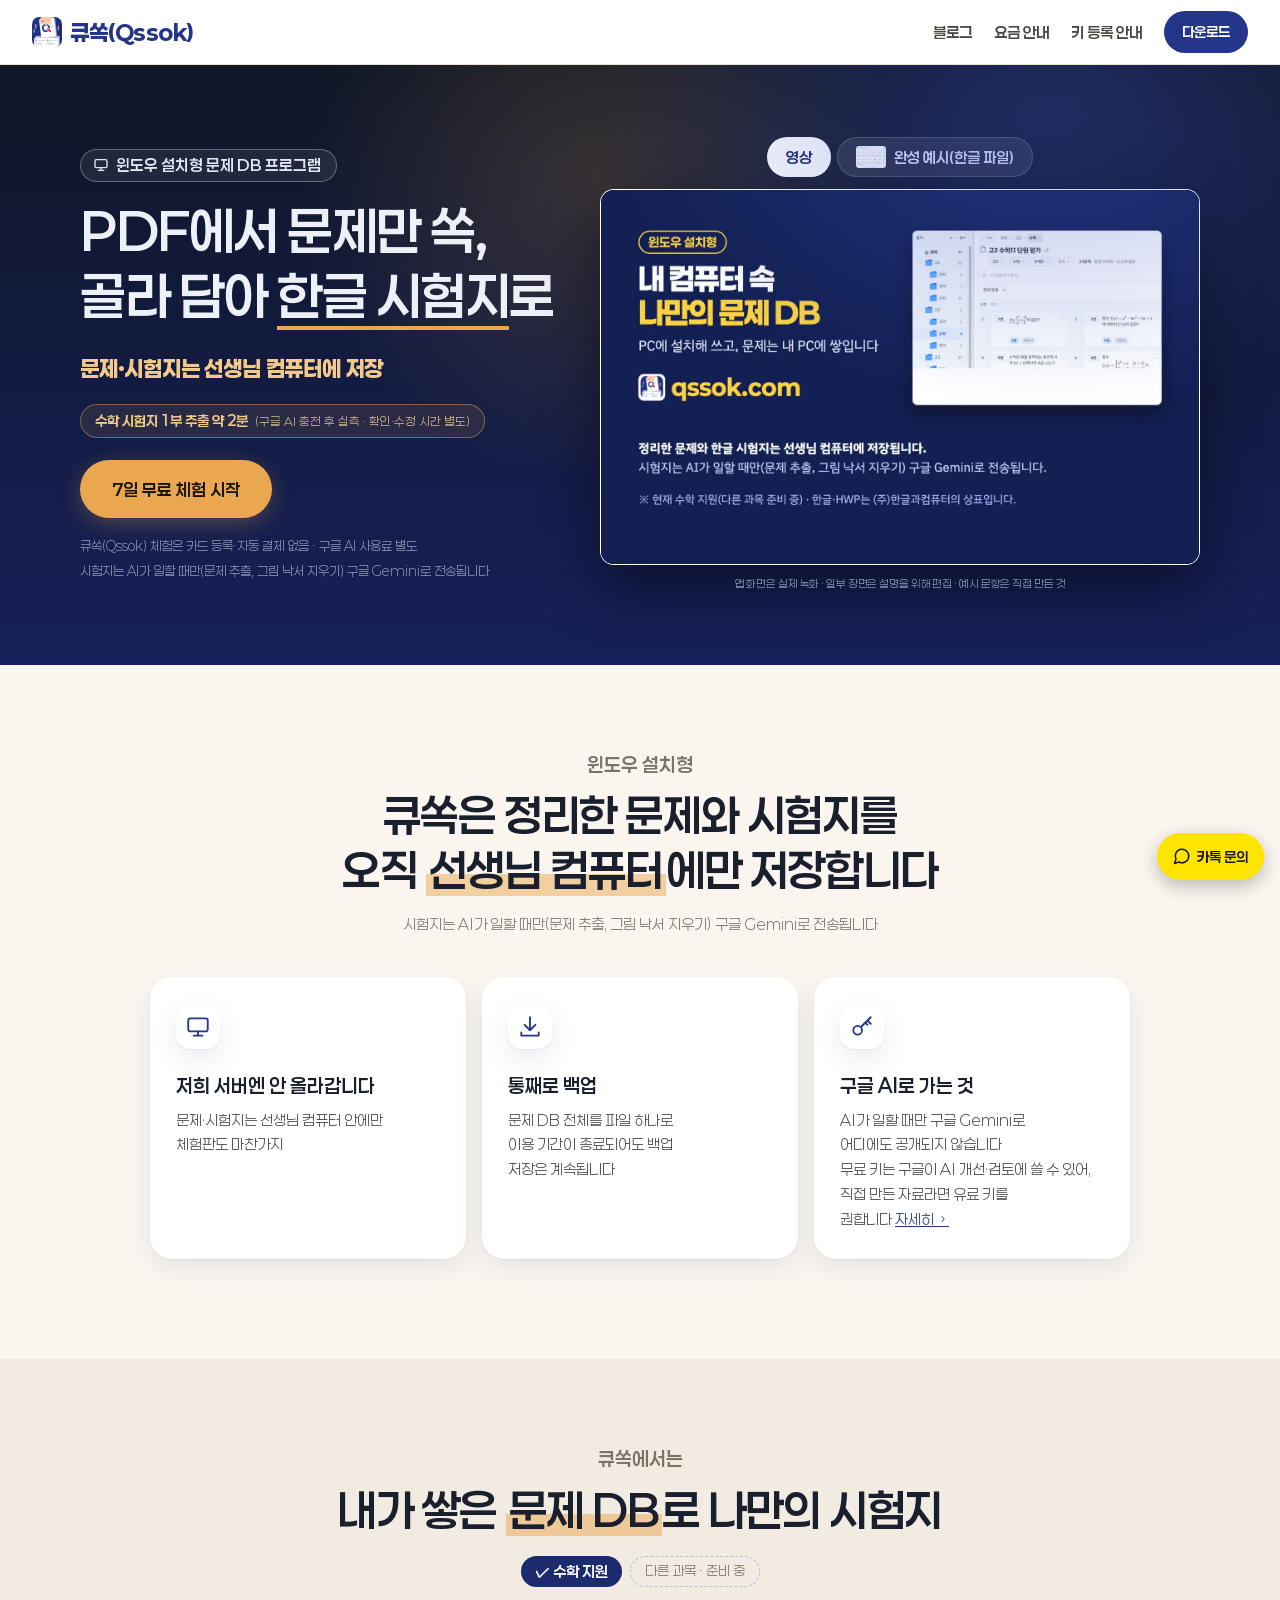
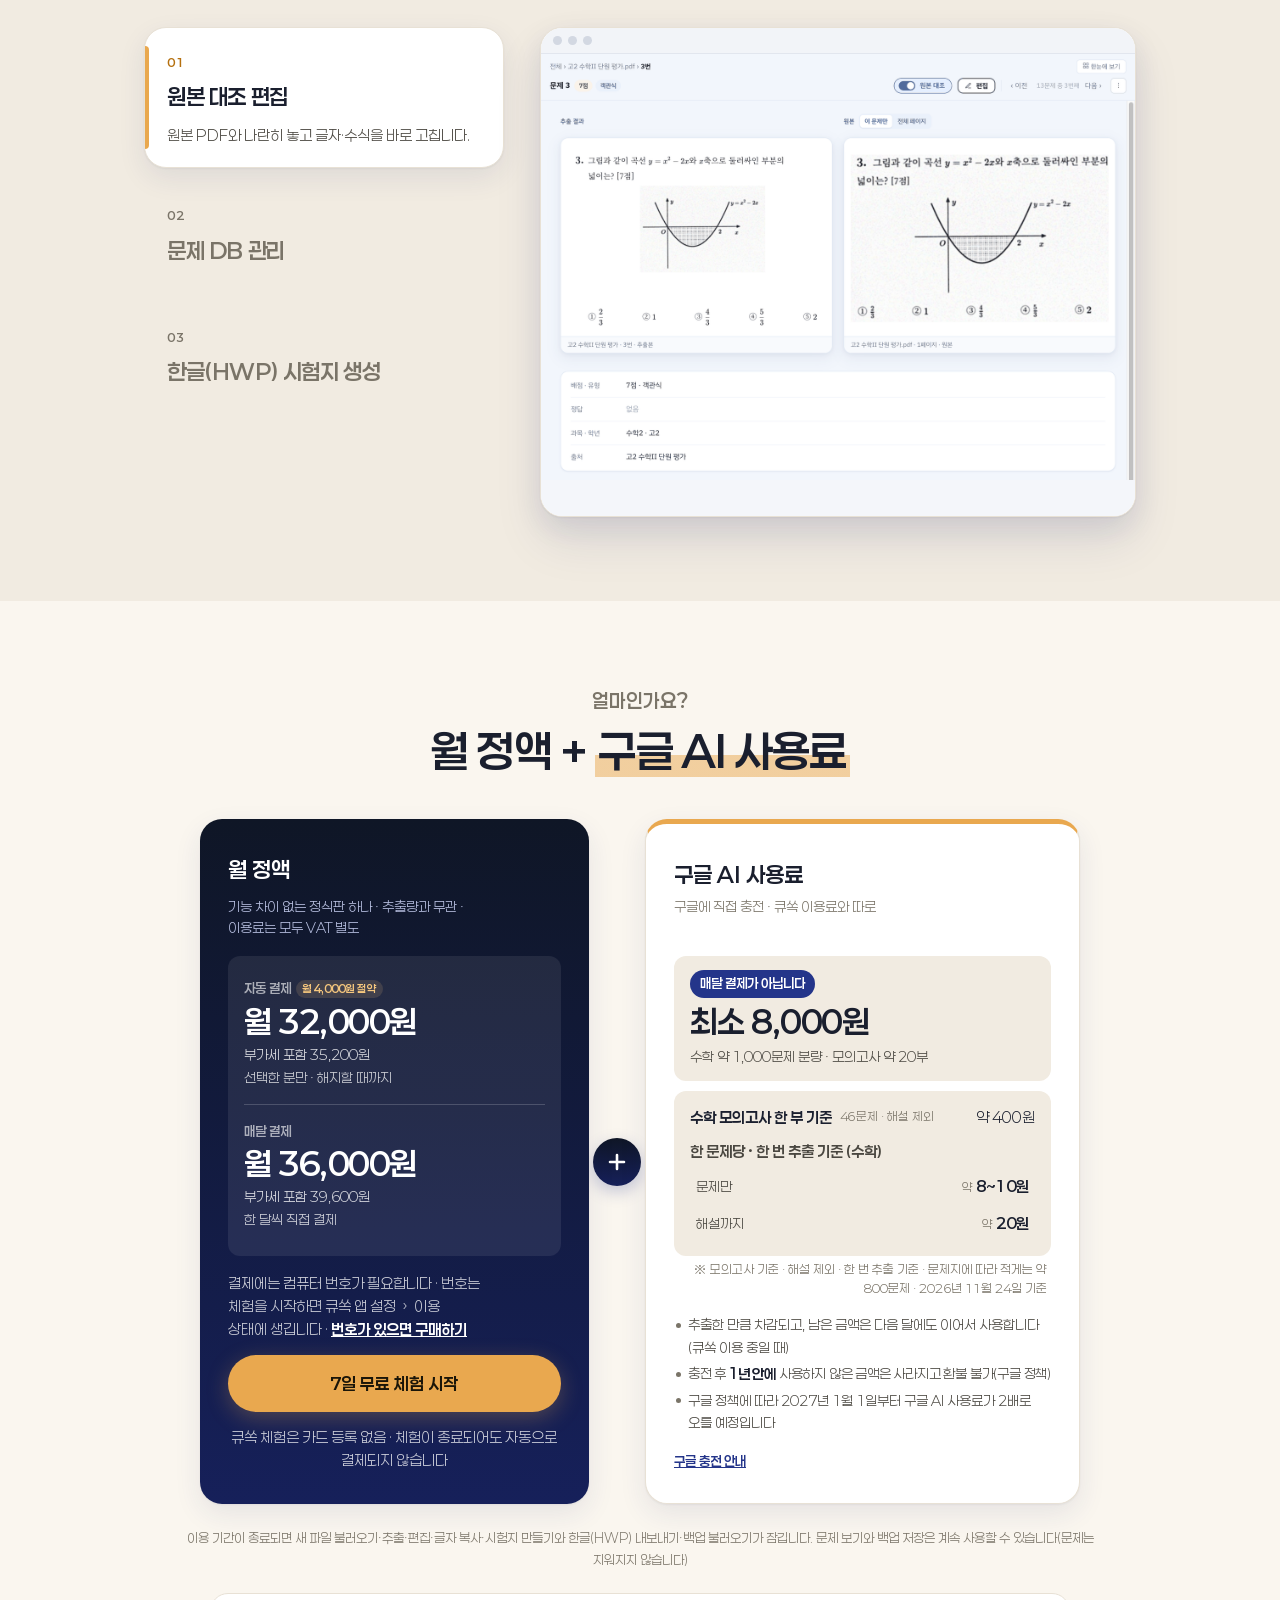
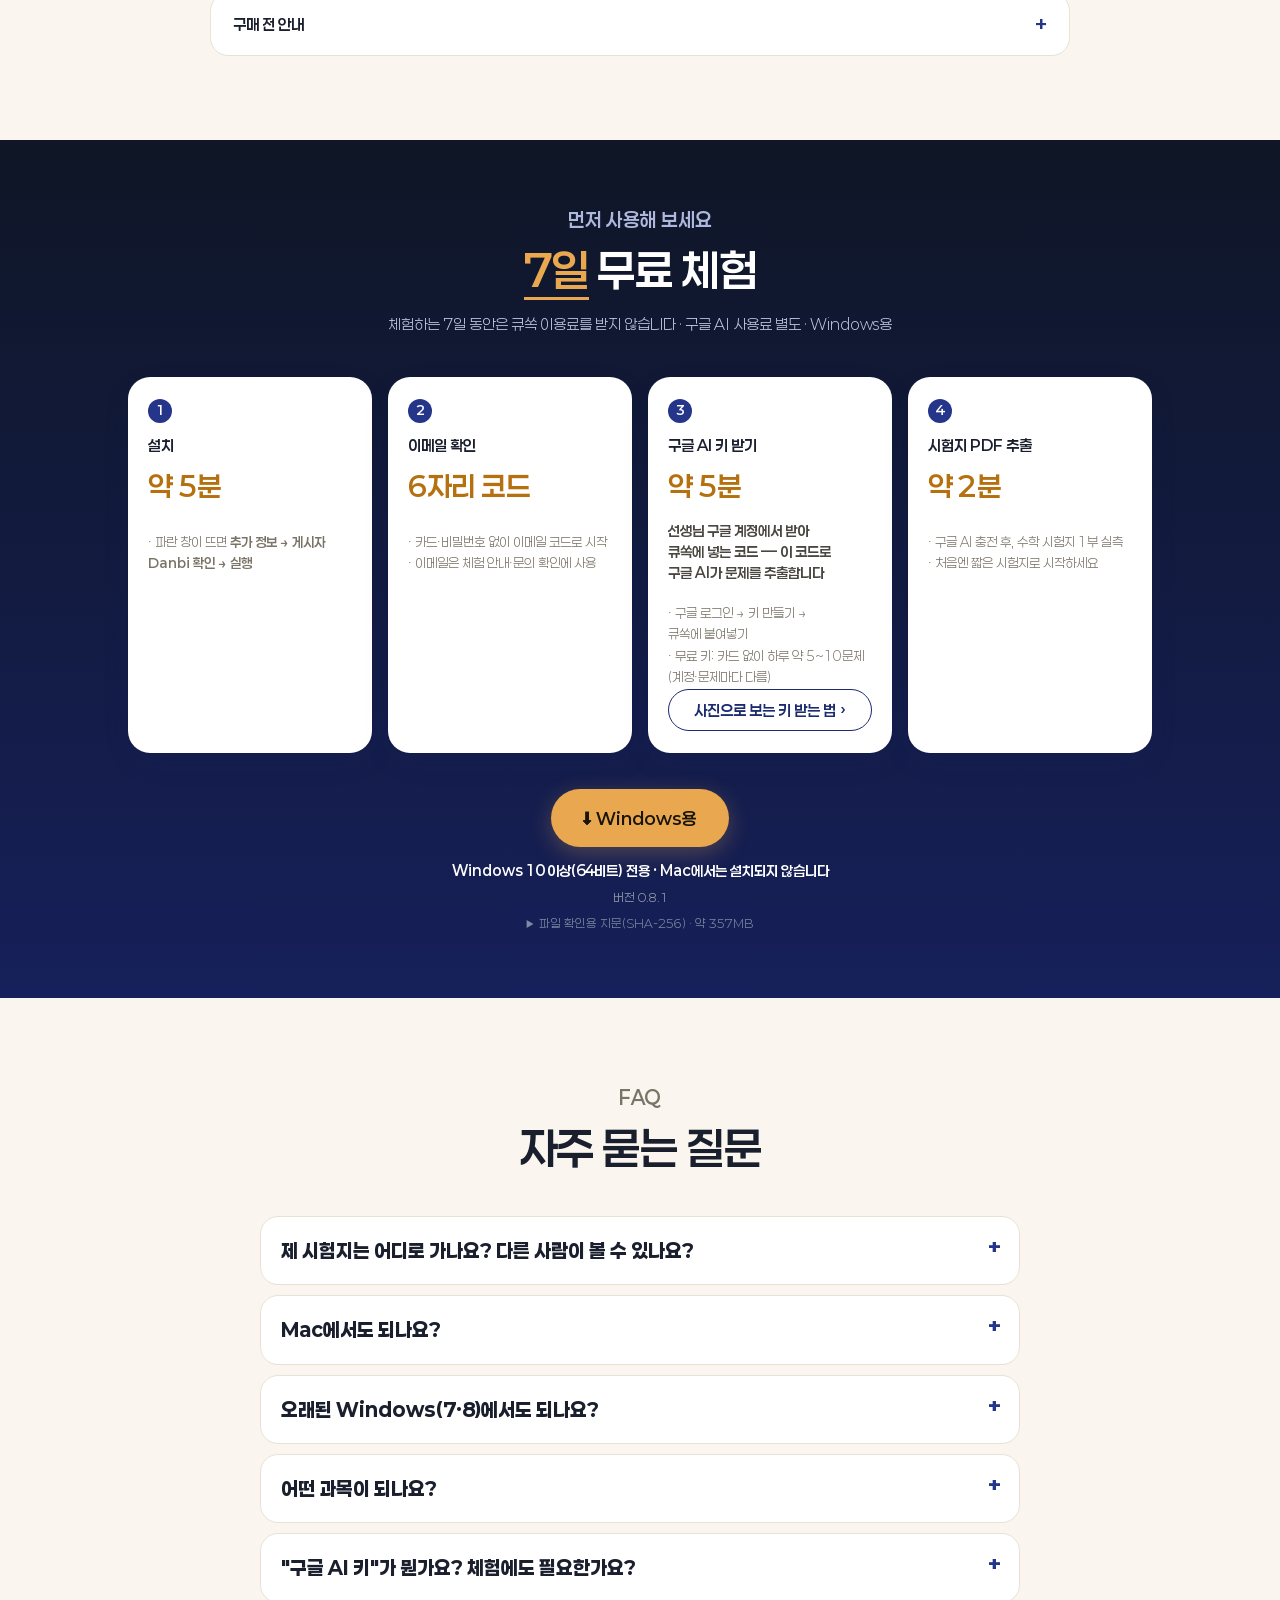
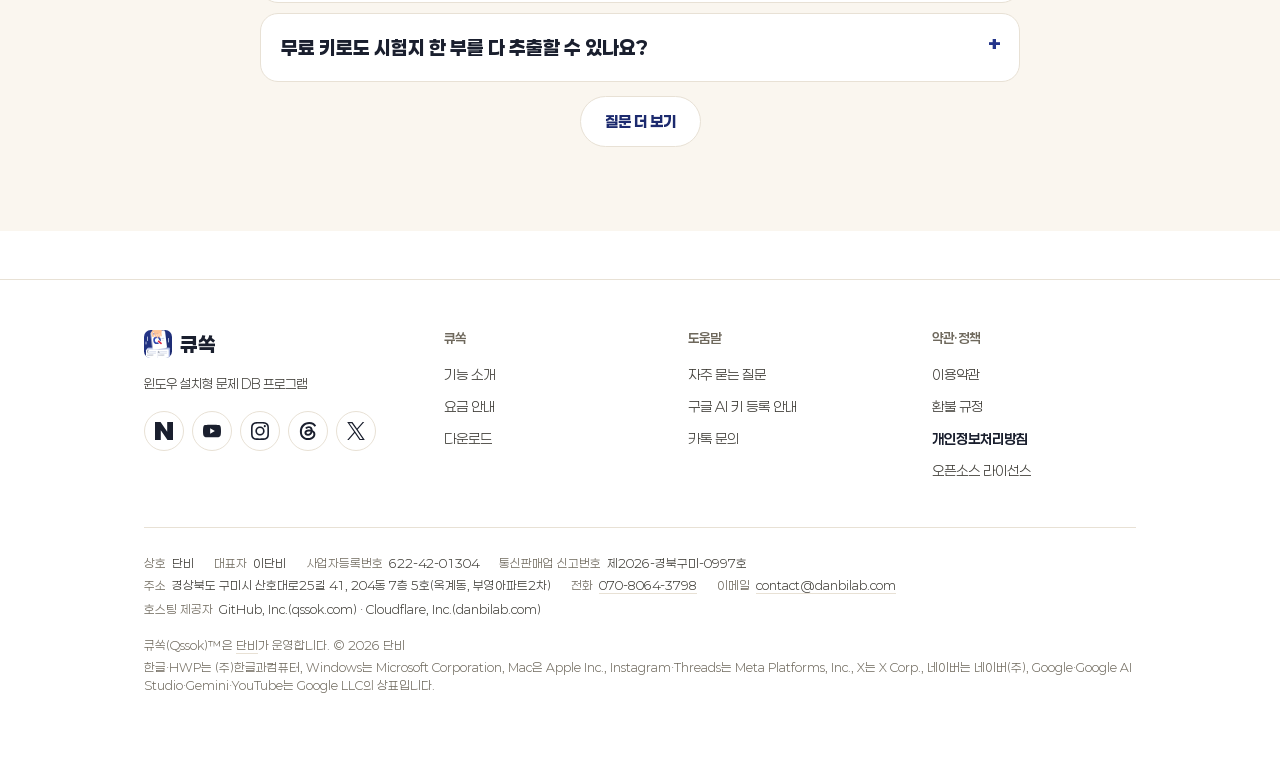
<file: index.html>
<!DOCTYPE html>
<html lang="ko">
<head>
<meta charset="UTF-8">
<meta name="viewport" content="width=device-width, initial-scale=1.0">
<title>큐쏙(Qssok) — 윈도우 설치형 문제 DB 프로그램</title>
<link rel="icon" href="favicon.svg" type="image/svg+xml">
<link rel="icon" href="icon-192.png" type="image/png" sizes="192x192">
<link rel="apple-touch-icon" href="apple-touch-icon.png">

<meta name="description" content="윈도우 설치형 문제 DB 프로그램. PDF에서 문제만 쏙, 골라 담아 한글(HWP) 시험지로 만듭니다. 7일 무료 체험(구글 AI 사용료 별도).">
<meta property="og:type" content="website">
<meta property="og:site_name" content="큐쏙(Qssok)">
<meta property="og:title" content="큐쏙(Qssok) — 윈도우 설치형 문제 DB 프로그램">
<meta property="og:description" content="윈도우 설치형 문제 DB 프로그램. PDF에서 문제만 쏙, 골라 담아 한글(HWP) 시험지로 만듭니다. 7일 무료 체험(구글 AI 사용료 별도).">
<meta property="og:url" content="https://qssok.com/">
<meta property="og:image" content="https://qssok.com/img/og.png?v=3">
<meta property="og:image:width" content="1200">
<meta property="og:image:height" content="630">
<meta property="og:locale" content="ko_KR">

<meta name="naver-site-verification" content="26da67d9c12037a24e5285d7ecdbbceb52c4ef0c" />

<meta name="google-site-verification" content="WGuCtaF5VllZwuIsMP-o9wlJaEu1jVCo0hc9qgp6OsQ" />

<script type="application/ld+json">{"@context": "https://schema.org", "@type": "WebSite", "name": "큐쏙(Qssok)", "alternateName": ["큐쏙", "Qssok"], "url": "https://qssok.com/"}</script>

<link rel="stylesheet" href="fonts.css">
<style>:root{--ink: #1a1f2e;--ink-soft: #4b5265;--ink-faint: #607192;--accent: #24358a;--accent-deep: #1c2a6e;--accent-soft: #eceefa;--bg: #ffffff;--bg-alt: #f7f8fc;--line: #e6e8f0;--radius: 14px;--i-check: url("data:image/svg+xml,%3Csvg xmlns='http://www.w3.org/2000/svg' viewBox='0 0 24 24' fill='none' stroke='black' stroke-width='3' stroke-linecap='round' stroke-linejoin='round'%3E%3Cpath d='M20 6 9 17l-5-5'/%3E%3C/svg%3E");--i-x: url("data:image/svg+xml,%3Csvg xmlns='http://www.w3.org/2000/svg' viewBox='0 0 24 24' fill='none' stroke='black' stroke-width='3' stroke-linecap='round' stroke-linejoin='round'%3E%3Cpath d='M18 6 6 18M6 6l12 12'/%3E%3C/svg%3E")}*{margin:0;padding:0;box-sizing:border-box}html{scroll-behavior:smooth}body{font-family:"IBM Plex Sans KR","Apple SD Gothic Neo","Malgun Gothic",sans-serif;color:var(--ink);background:var(--bg);line-height:1.65;word-break:keep-all}.wrap{max-width:1040px;margin:0 auto;padding:0 24px}nav{position:sticky;top:0;z-index:10;background:rgba(255,255,255,.92);backdrop-filter:blur(8px);border-bottom:1px solid var(--line)}.nav-inner{display:flex;align-items:center;justify-content:space-between;height:64px;max-width:1280px;padding:0 32px}.logo{font-size:22px;font-weight:700;letter-spacing:-0.5px}.logo span{color:var(--accent)}.faq a,footer a,.mini a,.pc-notes a{color:var(--accent);font-weight:600;text-underline-offset:2px}.kakao-fab{position:fixed;right:16px;bottom:calc(20px + env(safe-area-inset-bottom));z-index:50;display:flex;align-items:center;gap:6px;background:#fee500;color:#191919;text-decoration:none;font-weight:700;font-size:14px;padding:12px 16px;border-radius:999px;box-shadow:0 6px 18px rgba(0,0,0,.25)}.kakao-fab:hover{filter:brightness(.96)}.kakao-fab .ic{width:18px;height:18px}.logo{display:flex;align-items:center;gap:8px;color:inherit;text-decoration:none}.logo-ic{width:30px;height:30px;flex-shrink:0}.ic{width:14px;height:14px;fill:none;stroke:currentColor;stroke-width:2;stroke-linecap:round;stroke-linejoin:round;flex-shrink:0}.nav-cta{background:var(--accent);color:#fff;text-decoration:none;padding:9px 18px;border-radius:8px;font-size:14px;font-weight:600}.nav-cta:hover{background:var(--accent-deep)}.hero{position:relative;background:#0f1626;color:#edf0f6;padding:72px 0 0;text-align:center;overflow:hidden}.hero-glow{position:absolute;top:-170px;left:50%;transform:translateX(-55%);width:780px;height:580px;border-radius:50%;background:radial-gradient(circle,rgba(233,168,79,.18),transparent 62%);pointer-events:none}.hero-in{position:relative}h1{font-size:clamp(32px,5.5vw,52px);font-weight:700;letter-spacing:-1.5px;line-height:1.25;margin-bottom:20px}h1 .accent{color:inherit;border-bottom:4px solid #e9a84f}.hero-sub{font-size:clamp(16px,2.2vw,19px);color:#98a3ba;max-width:640px;margin:0 auto 8px}.cta-row{display:flex;gap:12px;justify-content:center;flex-wrap:wrap}.btn-primary{background:var(--accent);color:#fff;text-decoration:none;padding:15px 32px;border-radius:10px;font-size:17px;font-weight:700;box-shadow:0 6px 20px rgba(36,53,138,.25)}.btn-primary:hover{background:var(--accent-deep)}.hero .btn-primary{background:#e9a84f;color:#1a1508;box-shadow:0 6px 22px rgba(233,168,79,.28)}.hero .btn-primary:hover{background:#d99938}.hero-note{margin-top:18px;font-size:13px;color:#6f7b95}.hero-fade{height:84px;margin-top:52px;background:linear-gradient(180deg,rgba(15,22,38,0),var(--bg-alt))}.ftag{position:absolute;top:-13px;left:-10px;font:700 13px/1 "IBM Plex Sans KR",sans-serif;letter-spacing:.04em;padding:6px 11px;border-radius:7px;background:#c8463c;color:#fff;box-shadow:0 4px 12px rgba(0,0,0,.35)}.ftag.hwp{left:auto;right:-10px;background:#2f6fd6}.hero-sub .one-place{display:inline-block;margin-top:2px;font-size:clamp(18px,2vw,22px);font-weight:800;color:#f3c98c;letter-spacing:-.2px}.chips{display:flex;flex-wrap:wrap;justify-content:center;gap:8px 10px;margin:18px auto 0}.chips span{border:1px solid rgba(233,168,79,.45);background:rgba(233,168,79,.1);color:#f3c98c;border-radius:99px;padding:6px 14px;font-size:14px;font-weight:700}.hwin{max-width:1140px;margin:24px auto 0;border:1px solid rgba(233,168,79,.35);border-radius:16px;padding:0 22px 22px}.hwin-bar{display:flex;align-items:center;gap:7px;height:40px;color:#9aa5bd;font-size:13px;font-weight:700}.hwin-bar i{width:11px;height:11px;border-radius:50%;background:#3a4563}.hwin-bar span{margin-left:10px}.flow3{display:grid;grid-template-columns:minmax(0,1fr) auto minmax(0,1fr) auto minmax(0,1fr);gap:14px;align-items:start;margin-top:6px}.flow3 figure{margin:0;min-width:0}.flow3 .shot{position:relative;aspect-ratio:4/3;background:#fff;border-radius:12px;overflow:hidden;box-shadow:0 8px 24px rgba(0,0,0,.35)}.flow3 .shot img{display:block;width:100%;height:100%;object-fit:cover;object-position:top center}.flow3 .shot .ftag{top:8px;right:8px;z-index:1}.flow3 .arr{color:#e9a84f;font-size:28px;align-self:center;margin-top:-28px}.flow3 figcaption{color:#c3cad9;font-size:14px;margin-top:12px;line-height:1.5}.flow3 figcaption small{display:block;font-size:11px;color:#8a95ad}@keyframes rise{from{opacity:0;transform:translateY(14px)}to{opacity:1;transform:none}}@keyframes fadeIn{from{opacity:0}to{opacity:1}}.flow3>figure{animation:rise .6s both}.flow3>.arr{animation:fadeIn .5s both}.flow3>:nth-child(1){animation-delay:.2s}.flow3>:nth-child(2){animation-delay:.7s}.flow3>:nth-child(3){animation-delay:1s}.flow3>:nth-child(4){animation-delay:1.5s}.flow3>:nth-child(5){animation-delay:1.8s}@media(prefers-reduced-motion:reduce){.flow3>*{animation:none}}.hero .fine{max-width:980px;margin:18px auto 22px;font-size:12px;line-height:1.7;color:#8f9ab3}@media(max-width:760px){.hwin{padding:0 12px 14px}.flow3{grid-template-columns:minmax(0,1fr);max-width:min(420px,100%);margin-left:auto;margin-right:auto}.flow3 .arr{transform:rotate(90deg);justify-self:center;margin:0}}.steps-row{display:flex;gap:14px;max-width:860px;margin:0 auto}.step{flex:1;background:var(--bg);border:1px solid var(--line);border-radius:12px;padding:18px 20px;font-size:14px;color:var(--ink-soft)}.step>b{display:block;font-size:15px;color:var(--ink);margin-bottom:4px}.final .step{display:flex;flex-direction:column;align-items:flex-start}.final .step small{margin-top:auto;padding-top:10px}.step small{display:block;margin-top:8px;font-size:12px;color:var(--ink-faint)}.step i{display:inline-flex;align-items:center;justify-content:center;width:24px;height:24px;border-radius:50%;background:var(--accent);color:#fff;font-style:normal;font-size:13px;font-weight:700;margin-bottom:10px}.step p{color:var(--ink-soft);font-size:14px}.price-plus{display:grid;grid-template-columns:1fr 72px 1fr;align-items:center;max-width:820px;margin:40px auto 0}.price-plus>.card{height:100%}.price-plus .plus{justify-self:center;width:48px;height:48px;border-radius:50%;background:var(--accent);display:flex;align-items:center;justify-content:center;box-shadow:0 6px 16px rgba(36,53,138,.25)}.price-plus .plus svg{width:24px;height:24px;fill:none;stroke:#fff;stroke-width:2.6;stroke-linecap:round}@media(max-width:760px){.price-plus{grid-template-columns:1fr}.price-plus .plus{padding:8px 0}}.price-big2{font-size:19px;font-weight:700;color:var(--accent);margin:-10px 0 18px}.final .steps-row{max-width:980px;margin:0 auto 36px;text-align:left}.final .install{margin-top:28px;text-align:left;color:var(--ink)}@media(max-width:760px){.steps-row{flex-direction:column}}.appwin{max-width:820px;margin:0 auto 14px;background:var(--bg);border:1px solid #d5dae3;border-radius:10px;box-shadow:0 24px 60px rgba(20,30,60,.14);overflow:hidden}.appwin-bar{display:flex;align-items:center;gap:6px;padding:9px 13px;background:#f2f4f8;border-bottom:1px solid #e2e6ee;font-size:12px;color:#8b93a3}.appwin-bar i{width:10px;height:10px;border-radius:50%}.appwin-bar i:nth-child(1){background:#f26d63}.appwin-bar i:nth-child(2){background:#f2b93f}.appwin-bar i:nth-child(3){background:#5fc454}.appwin-body{display:flex;font-size:11px;min-height:262px;text-align:left}.appwin-sb{width:150px;background:#f7f8fb;border-right:1px solid #edeff4;padding:11px 9px;color:#4d5462;flex-shrink:0}.appwin-sb div{padding:5px 9px;border-radius:6px;white-space:nowrap;overflow:hidden}.appwin-sb .on{background:#e7edfb;color:#1d4fd7;font-weight:700}.appwin-main{flex:1;padding:11px 13px;min-width:0}.appwin-search{border:1px solid #e2e6ee;border-radius:7px;padding:6px 11px;color:#9aa1b0;margin-bottom:9px}.appwin-row{display:flex;gap:9px;padding:7px 9px;border-bottom:1px solid #f1f3f7;color:#3d4350;white-space:nowrap;overflow:hidden}.appwin-row b{color:#9aa1b0;font-weight:700;width:20px;flex-shrink:0}.appwin-row.on{background:#eef3fe;border-radius:6px}.appwin-det{width:240px;border-left:1px solid #edeff4;padding:11px 13px;color:#3d4350;flex-shrink:0}.appwin-det h4{margin:0 0 7px;font-size:12px}.appwin-det .c{color:#5c6474;line-height:1.7}.appwin-dfig{height:48px;border:1px dashed #c9d0dd;border-radius:5px;margin:7px 0;background:linear-gradient(to top right,transparent 49.5%,#aab5cb 49.5%,#aab5cb 50.5%,transparent 50.5%),#f6f8fb}.appwin-cap{text-align:center;font-size:12px;color:var(--ink-faint);margin-bottom:48px}@media(max-width:640px){.appwin-det{display:none}}section{padding:88px 0;scroll-margin-top:76px}section.alt{background:var(--bg-alt)}.sec-label{text-align:center;color:var(--accent);font-weight:700;font-size:14px;letter-spacing:.5px;margin-bottom:12px}h2{text-align:center;font-size:clamp(24px,3.6vw,34px);font-weight:700;letter-spacing:-1px;margin-bottom:14px}.sec-sub{text-align:center;color:var(--ink-soft);max-width:560px;margin:0 auto 52px;font-size:17px}.grid3{display:grid;grid-template-columns:repeat(3,1fr);gap:20px}.grid2{display:grid;grid-template-columns:repeat(2,1fr);gap:20px}@media(max-width:760px){.grid3,.grid2{grid-template-columns:1fr}}.card{background:var(--bg);border:1px solid var(--line);border-radius:var(--radius);padding:28px}.card h3{font-size:17px;font-weight:700;margin-bottom:8px}.card p{font-size:15px;color:var(--ink-soft)}.pain{border-left:4px solid #f0b429}.pain q{font-style:normal;font-weight:600;color:var(--ink);display:block;margin-bottom:8px;font-size:15px}.pain q::before{content:"\201c"}.pain q::after{content:"\201d"}.privacy-box{max-width:720px;margin:0 auto;background:var(--bg);border:1px solid var(--line);border-radius:var(--radius);padding:36px}.privacy-box ul{list-style:none}.privacy-box li{padding:10px 0 10px 34px;position:relative;font-size:15px;color:var(--ink-soft)}.privacy-box li::before,.price-card li::before{content:"";position:absolute;width:14px;height:14px;background:var(--accent);-webkit-mask:var(--i-check) center / contain no-repeat;mask:var(--i-check) center / contain no-repeat}.privacy-box li::before{left:4px;top:calc(10px + (1.65em - 14px) / 2)}.privacy-box li strong{color:var(--ink)}.honest{margin-top:22px;padding:16px 18px;background:var(--accent-soft);border-radius:10px;font-size:14px;color:var(--ink-soft)}.notice-list{max-width:720px;margin:22px auto 0;padding:18px 20px;background:var(--bg-alt);border:1px solid var(--line);border-radius:10px}.notice-list p{font-size:13px;color:var(--ink-soft);margin:7px 0;padding-left:16px;text-indent:-16px}.price-card{text-align:center;padding:40px 28px}.price-card.featured{border:2px solid var(--accent);position:relative}.price-card .plan{font-size:15px;font-weight:700;color:var(--ink-faint);margin-bottom:10px}.price-card .price{font-size:34px;font-weight:700;letter-spacing:-1px;margin-bottom:4px}.price-card .per{font-size:14px;color:var(--ink-faint);margin-bottom:22px}.price-card ul{list-style:none;text-align:left;max-width:240px;margin:0 auto 26px}.price-card li{padding:6px 0 6px 26px;position:relative;font-size:15px;color:var(--ink-soft)}.price-card li::before{left:0;top:calc(6px + (1.65em - 14px) / 2)}.pricing-note{text-align:center;margin-top:24px;font-size:13px;color:var(--ink-faint)}.faq{max-width:720px;margin:0 auto}.faq details{border-bottom:1px solid var(--line);padding:20px 4px}.faq summary{font-weight:700;font-size:17px;cursor:pointer;list-style:none;position:relative;padding-right:28px}.faq summary::after{content:"+";position:absolute;right:4px;color:var(--accent);font-size:20px}.faq details[open] summary::after{content:"\2013"}.faq details p,.faq details ol{margin-top:12px;font-size:15px;color:var(--ink-soft)}.final{text-align:center;background:var(--ink);color:#fff}.final h2{color:#fff}.final .sec-sub{color:#b8bdcc}.final{padding:64px 0}.dl-meta{text-align:center;color:#9aa1b0;font-size:12px;margin-top:6px}.dl-meta code{font-size:11px;word-break:break-all}.dl-warn{display:flex;align-items:center;justify-content:center;gap:8px;width:fit-content;max-width:100%;margin:16px auto 4px;padding:9px 16px;border-radius:10px;background:rgba(233,168,79,.12);border:1px solid rgba(233,168,79,.4);color:#f1c98a;font-size:14px}.dl-warn b{color:#fff}.final .btn-primary{background:#e9a84f;color:#1a1508;box-shadow:0 6px 22px rgba(233,168,79,.28)}.final .btn-primary:hover{background:#d99938}.install{max-width:860px;margin:0 auto;border:1px solid var(--line);border-radius:var(--radius);background:var(--bg)}.install summary{cursor:pointer;list-style:none;padding:18px 48px 18px 22px;font-weight:700;font-size:15px;position:relative}.install summary::-webkit-details-marker{display:none}.install summary::after{content:"+";position:absolute;right:22px;top:14px;color:var(--accent);font-size:20px}.install[open] summary::after{content:"\2013"}.install summary span{display:block;font-weight:400;font-size:14px;color:var(--ink-soft);margin-top:2px}.install-body{padding:4px 22px 22px}footer{padding:36px 0;text-align:center;font-size:13px;color:var(--ink-faint);border-top:1px solid var(--line)}.nw{white-space:nowrap}.price-plus .plus{align-self:center}.price-plus{max-width:880px;grid-template-columns:1fr 56px 1fr;align-items:stretch}.price-plus>.card{height:auto}@media(max-width:900px){.price-plus{grid-template-columns:minmax(0,1fr);max-width:560px}.price-plus .plus{justify-self:center;padding:8px 0}}#pricing .price-card{display:flex;flex-direction:column;word-break:keep-all;padding:32px 28px}#pricing .price-card{text-align:left}#pricing .price-card .plan{font-size:22px;margin:0 0 4px}#pricing .price-card.featured.pcL .plan{color:#fff}#pricing .pc3 .plan{color:var(--ink)}#pricing .price-card .per{font-size:14px;line-height:1.5;margin:0 0 18px}.pc-rows{display:flex;flex-direction:column;gap:10px}.pc-row{min-width:0;padding:14px 16px;border-radius:12px;background:var(--gray)}.pc-row .t{display:flex;flex-wrap:wrap;align-items:center;gap:4px 8px;font-size:15px;font-weight:700;color:var(--ink)}.pc-open{padding:1px 10px;border-radius:999px;background:#e9a84f;color:#1a1508;font-size:13px;font-weight:700;line-height:1.5;white-space:nowrap}.pc-row .big{font-size:32px;font-weight:700;letter-spacing:-.5px;line-height:1.25;margin:4px 0;color:var(--ink);white-space:nowrap}.pc-row .vat,.pc-row .cond,.pc-row .sm{display:block;font-size:14px;line-height:1.5;color:var(--ink-soft)}.pc-row .cond{margin-top:2px}.pc-opt{margin-top:10px}.pc-opt+.pc-opt{margin-top:12px;padding-top:12px;border-top:1px solid rgba(255,255,255,.16)}.pc-opt .n{display:flex;align-items:center;gap:8px;font-size:15px;font-weight:600;color:rgba(255,255,255,.9)}.pc-opt .n em{font-style:normal;font-size:13px;font-weight:700;color:#f6c77e;background:rgba(246,199,126,.14);padding:1px 8px;border-radius:999px;white-space:nowrap}.pc-opt .big2{font-size:24px;font-weight:700;letter-spacing:-.5px;line-height:1.25;margin:2px 0;color:#fff;white-space:nowrap}.pc-foot{margin-top:auto;padding-top:16px;display:flex;flex-direction:column;gap:4px;font-size:14px;line-height:1.55;color:var(--ink-soft)}.pc-foot b{color:var(--ink)}.pc-foot .pc-hd{display:flex;justify-content:space-between;align-items:baseline;gap:8px;font-size:15px}.pc-foot .pc-hd a{font-size:13px;white-space:nowrap}.pc-foot .s{font-size:13px;color:var(--ink-faint)}.pc-foot a:not(.btn-primary){color:var(--accent);font-weight:600}.pc3 .pc-opt+.pc-opt{border-top-color:var(--line)}.pc3 .big2{color:var(--ink)}#pricing .pc3 .ai-notes{list-style:none;max-width:none;margin:0;padding:0;word-break:keep-all}#pricing .pc3 .ai-notes li{padding:2px 0 2px 14px;font-size:14px;line-height:1.6;color:var(--ink-soft)}@media(min-width:1000px){#pricing .pc3 .ai-notes li.oneline{white-space:nowrap;letter-spacing:-.2px}}#pricing .pc3 .ai-notes li::before{content:"";left:2px;top:.75em;width:5px;height:5px;border-radius:50%;background:var(--ink-faint);-webkit-mask:none;mask:none;filter:none}.ai-foot{margin-top:8px}.ai-cap{display:flex;flex-wrap:wrap;align-items:baseline;justify-content:space-between;gap:0 12px;margin:0 0 4px;font-size:14px;font-weight:700;color:var(--ink)}.ai-cap small{font-size:12px;font-weight:400;color:var(--ink-faint)}.ai-table{width:100%;table-layout:fixed;border-collapse:separate;border-spacing:0}.ai-table th,.ai-table td{padding:6px;text-align:right;white-space:nowrap}.ai-table th:first-child{width:66px;text-align:left}.ai-table thead th{font-size:12px;font-weight:400;color:var(--ink-faint);border-bottom:1px solid var(--line)}.ai-table tbody th{font-size:14px;font-weight:400;color:var(--ink-soft)}.ai-table td{font-size:15px;font-weight:700;color:var(--ink);font-variant-numeric:tabular-nums}.ai-table td small{font-size:12px;font-weight:400;color:var(--ink-faint)}.ai-table .sol>*{background:#fff}.ai-table .sol>:first-child{border-radius:8px 0 0 8px}.ai-table .sol>:last-child{border-radius:0 8px 8px 0}@media(max-width:480px){.pc3 .pc-row{padding:14px 10px}.ai-table th:first-child{width:56px}.ai-table th,.ai-table td{padding-left:2px;padding-right:4px}.ai-table td{font-size:14px}}@media(max-width:360px){.ai-table td,.ai-table tbody th{font-size:12px}.ai-table th,.ai-table td{padding-left:1px;padding-right:2px}.ai-table th:first-child{width:50px}.ai-table td small{font-size:11px}#pricing .price-card{padding:24px 12px}.pc3 .pc-row{padding:12px 6px}}#pricing .pcL .pc-state{margin:12px 0 0;padding:10px 12px;border-radius:10px;background:rgba(255,255,255,.12);color:#fff;font-size:14px;font-weight:600;line-height:1.5}.pcL .pc-row{background:rgba(255,255,255,.08)}.pcL .pc-row.pick{background:rgba(246,199,126,.14);box-shadow:inset 0 0 0 1px rgba(246,199,126,.5)}#pricing .pcL .pc-row .t,#pricing .pcL .pc-row .big,#pricing .pcL .pc-foot b{color:#fff}#pricing .pcL .pc-row .vat{color:rgba(255,255,255,.85)}#pricing .pcL .pc-row .cond,#pricing .pcL .pc-foot,#pricing .pcL .pc-foot p,#pricing .pcL .pc-foot .s{color:rgba(255,255,255,.78)}.pcL .pc-foot .s{margin-bottom:14px}.pcL .pc-foot .btn-primary{margin-top:auto;align-self:stretch;text-align:center;background:#e9a84f;color:#1a1508;box-shadow:0 6px 22px rgba(233,168,79,.28)}.pcL .pc-foot .btn-primary:hover{background:#d99938}@media(min-width:901px){@supports (grid-template-rows:subgrid){.price-plus{grid-template-rows:repeat(5,auto)}#pricing .price-card{display:grid;grid-template-rows:subgrid;grid-row:1/span 5;row-gap:0}.pcL{grid-column:1}.pc3{grid-column:3}.price-plus .plus{grid-column:2;grid-row:1/span 5}.pc-rows{display:contents}.pc-row{margin-bottom:10px}.pc-foot{padding-top:6px}#pricing .pcL.pc-closed .pc-row:not([hidden]){grid-row:3/span 2}#pricing .pcL.pc-closed .pc-foot{grid-row:5}}}@media(max-width:480px){#pricing .price-card{padding:28px 20px}}.nav-right{display:flex;align-items:center;gap:22px}.nav-link{font-size:15px;font-weight:600;color:var(--ink-soft);text-decoration:none;white-space:nowrap}.nav-link:hover{color:var(--accent)}@media(max-width:480px){.nav-right{gap:14px}.nav-link{font-size:14px}.nav-cta{display:none}.nav-key{display:none}.logo{white-space:nowrap;font-size:19px}.nav-inner{padding:0 16px}}.hero-note .to-hwp{color:inherit;text-decoration:underline;text-underline-offset:3px;font-weight:600}.stage img.hwp{object-fit:contain!important;object-position:top center!important;background:#fff!important}.freekey a{color:var(--accent)}.stage.is-hwp{background:#fff}.stage .zoom,.stage .hwptag{display:none}.stage.is-hwp .zoom{display:inline-flex;position:absolute;right:12px;bottom:12px;z-index:2;padding:8px 14px;border-radius:999px;border:1px solid var(--line);background:rgba(255,255,255,.95);box-shadow:var(--sh);font-size:13px;font-weight:600;color:var(--accent);text-decoration:none}.stage.is-hwp .hwptag{display:inline-block;position:absolute;left:12px;bottom:12px;z-index:2;padding:5px 10px;border-radius:999px;background:var(--accent);color:#fff;font-size:12px;font-weight:600}.freekey{max-width:760px;margin:4px auto 0;text-align:center;font-size:13px;color:var(--ink-soft)}.keydef{margin:0 0 8px;font-size:14px;font-weight:600;line-height:1.5}.dl-os{margin:12px 0 0;text-align:center;font-size:14px;font-weight:600;color:#fff}@media(max-width:760px){.keep{grid-template-columns:1fr}.stage.is-hwp{padding-bottom:58px}}.wwin{display:none}@media(min-width:1000px){.hero-in{grid-template-columns:480px 600px!important;gap:40px!important}.hero-vid{width:600px!important}.hero-vid .vframe{display:none}.wwin{display:block;border-radius:10px;overflow:hidden;background:#fff;box-shadow:0 24px 60px rgba(0,0,0,.45);border:1px solid rgba(255,255,255,.12)}.wbar{height:32px;display:flex;align-items:center;gap:8px;padding:0 0 0 12px;background:#e9edf5;color:#3a4566;font-size:12px;font-weight:600}.wbar .wt{margin-right:8px}.wbar .wc{margin-left:auto;display:flex}.wbar .wc i{font-style:normal;width:40px;text-align:center;color:#5b6684;font-size:13px}.wscr{position:relative;aspect-ratio:16/10;background:#141f55}.wscr img,.wscr video{position:absolute;inset:0;width:100%;height:100%;object-fit:contain;background:#141f55}.wscr .ph{position:absolute;left:12px;top:12px;padding:4px 10px;border-radius:6px;background:rgba(15,22,38,.75);color:#fff;font-size:12px}}.wtabs{display:flex;gap:2px;align-self:flex-end}.wtab{height:26px;padding:0 14px;border:0;border-radius:6px 6px 0 0;background:transparent;color:#7d87a3;font:inherit;font-size:12px;font-weight:700;cursor:pointer}.wtab.on{background:#fff;color:#1c2a6e}.wscr .wh{display:none;object-fit:contain!important;object-position:center!important;background:#fff}.wscr.alt .wh{display:block}.wscr.alt .wv{display:none}.mtabs{display:flex;justify-content:center;gap:6px;margin:0 auto 12px}.mtabs .wtab{display:inline-flex;align-items:center;gap:8px;border-radius:999px;background:rgba(255,255,255,.10);border:1px solid rgba(255,255,255,.18);color:#dfe5ff;height:40px;padding:0 18px;font-size:15px;white-space:nowrap}@media(max-width:420px){.mtabs .wtab{padding:0 14px;font-size:14px}}.mtabs .wtab img{width:30px;height:22px;object-fit:cover;border-radius:3px;background:#fff}.mtabs .wtab.on{background:#fff;color:#1c2a6e}@media(min-width:1000px){.mtabs{display:none}}@media(min-width:1000px){.wbar{display:none!important}.wwin{border-radius:14px!important}}@media(min-width:1000px){.mtabs{display:flex!important}}.wscr .whtag{display:none;position:absolute;left:12px;bottom:12px;padding:5px 10px;border-radius:999px;background:#1c2a6e;color:#fff;font-size:12px;font-weight:600}.wscr.alt .whtag{display:block}.vframe .mh,.vframe .mtag{display:none}.hero-vid.alt .vframe{background:#fff}.hero-vid.alt .vframe video{visibility:hidden}.hero-vid.alt .vframe .mh{display:block;position:absolute;left:0;right:0;top:0;bottom:0;width:100%;height:100%;object-fit:contain;object-position:center 40%;background:#fff;z-index:2}.hero-vid .mzoom{display:none}.hero-vid.alt .mzoom{display:inline-flex;position:absolute;left:50%;transform:translateX(-50%);bottom:14px;z-index:3;white-space:nowrap;padding:5px 11px;border-radius:999px;border:1px solid #d5dbe8;background:#fff;color:#1c2a6e;font-size:12px;font-weight:700;text-decoration:none}.hero-vid.alt .vframe .mtag{display:block;position:absolute;left:50%;transform:translateX(-50%);bottom:52px;z-index:3;padding:4px 9px;border-radius:999px;background:#1c2a6e;color:#fff;font-size:11px;font-weight:600;white-space:nowrap}.hero-vid.alt .vframe .vbtn{display:none}.keep{grid-template-columns:repeat(3,1fr)!important;max-width:980px!important;gap:16px}.keep a{color:var(--accent);white-space:nowrap}@media(max-width:960px){.keep{grid-template-columns:1fr!important;max-width:560px!important}}.nw{white-space:nowrap}h2,h3,summary,.keep b,.hd .sub,.keydef,.tab .d{text-wrap:balance}.hd h2 .mark{white-space:nowrap}p,li,.pricing-note,.sub{text-wrap:pretty}.hd h2{font-size:clamp(28px,4.2vw,44px)!important}.hero-vid.alt .vframe{aspect-ratio:1184/1654!important;background:#fff}.hero-vid.alt .vframe video{display:none}.hero-vid.alt .vframe .mh{object-fit:cover!important;object-position:top center!important}#faq .faq details[open]>summary{padding-bottom:12px}#faq .faq .ans{padding:0 20px 22px;font-size:15px;line-height:1.7;color:var(--ink-soft)}#faq .faq .ans p{margin:0;padding:0}#faq .faq .ans>*+*{margin-top:10px}#faq .faq .ans .lead{font-size:15px;font-weight:600;color:var(--navy);line-height:1.6}#faq .faq .ans ul{list-style:none;margin:0;padding:0}#faq .faq .ans li{position:relative;padding-left:16px}#faq .faq .ans li+li{margin-top:6px}#faq .faq .ans li::before{content:"";position:absolute;left:3px;top:.72em;width:5px;height:5px;border-radius:50%;background:var(--ink-faint)}#faq .faq .ans li b{font-weight:600;color:var(--ink)}#faq .faq .ans .note{margin-top:14px;padding-top:10px;border-top:1px solid var(--line);font-size:13px;line-height:1.6;color:var(--ink-faint)}#faq .faq .ans .faq-go{margin-top:16px}#faq .faq a.go-line{font-size:14px;font-weight:600;padding:9px 16px;min-height:40px}@media(max-width:480px){#faq .faq .ans{padding:0 16px 18px}#faq .faq a.go-line{min-height:44px}}.pc-state2{text-wrap:balance}</style>
<style>.hero-q{font-size:clamp(15px,1.6vw,18px);color:#aab3c7;margin:0 0 10px;font-weight:600}.hero .fine{font-size:13px}.hero-fade{display:none}.hero{padding-bottom:72px}section{padding:72px 0}h2{font-size:clamp(24px,3vw,32px)}#pain h2{margin-bottom:28px}.pills{display:flex;gap:12px;justify-content:center;flex-wrap:wrap;max-width:900px;margin:0 auto}.pills>*{padding:10px 18px;border-radius:999px;background:var(--bg-alt);border:1px solid var(--line);font-size:15px;font-weight:600;color:var(--ink,#1b2233);text-decoration:none}.pills>*::before{content:"\201c  ";color:#e9a84f;font-weight:800}.pills a::after{content:" \203a";color:var(--accent)}.feat-sub{color:#5b6475;margin:-30px 0 44px;text-align:center}.zz{display:grid;grid-template-columns:62fr 38fr;gap:44px;align-items:center;margin:0 0 48px}.zz.rev{grid-template-columns:38fr 62fr}.zz.rev .zz-img{order:2}.zz.wide{grid-template-columns:1fr;gap:20px;text-align:center}.zz.wide .zz-img{max-width:960px;margin:0 auto;width:100%}.shotf{border:1px solid #dfe3ea;border-radius:12px;overflow:hidden;background:#fff;box-shadow:0 1px 2px rgba(15,22,38,.06),0 12px 32px rgba(15,22,38,.10)}.shotf .bar{height:22px;display:flex;gap:6px;align-items:center;padding:0 10px;background:#f2f4f8;border-bottom:1px solid #e2e6ee}.shotf .bar i{width:8px;height:8px;border-radius:50%;background:#d3d8e2}.shotf img{width:100%;height:auto;display:block}.zz-txt .n{font-size:13px;font-weight:700;color:var(--accent)}.zz-txt h3{font-size:clamp(22px,2.4vw,28px);margin:6px 0 10px}.zz-txt p{margin:0;font-size:17px;line-height:1.6}.zz-txt small{display:block;margin-top:10px;font-size:14px;color:#5b6475;line-height:1.6}.solband{display:grid;grid-template-columns:1fr;gap:24px;align-items:center;max-width:760px;margin:0 auto;padding:16px;border:1px solid var(--line);border-radius:12px;background:var(--bg-alt)}.solband img{width:100%;height:auto;border-radius:8px;border:1px solid #dfe3ea;display:block}.solband b{display:block;font-size:17px;margin-bottom:4px}.solband p{margin:0;font-size:15px;color:#3d4350}@media(max-width:760px){.zz,.zz.rev{grid-template-columns:1fr;gap:16px;margin-bottom:40px}.zz.rev .zz-img{order:0}.solband{grid-template-columns:1fr}.pills>*{width:100%;text-align:left}}</style><style>:root{--ink-soft:#4a4740;--ink-faint:#7a7468;--line:#e8e1d5;--navy:#1c2a6e;--navy-deep:#121a3f;--tint:#eef1fa;--gray:#f1ebe1;--t1:#faf6ef;--or:#e9a84f;--or-ink:#b5700f;--r:22px;--sh:0 1px 2px rgba(15,22,38,.05),0 10px 28px rgba(28,42,110,.09)}section{padding:84px 0}.btn-primary,.nav-cta{border-radius:999px!important}.hwin{border-radius:24px!important}.price-card{border-radius:var(--r)!important}.final .step{border-radius:var(--r)}#faq .faq details{border-radius:18px!important}.install{border-radius:18px!important}.hd{text-align:center;margin-bottom:40px}.hd-q{font-size:clamp(16px,1.7vw,19px);font-weight:600;color:var(--ink-faint);margin-bottom:8px}.hd h2{font-size:clamp(30px,4.2vw,44px);letter-spacing:-1.4px;line-height:1.25;margin:0}.hd.dark .hd-q{color:#aeb7dc}.hd.dark h2{color:#fff}.hd .sub{margin-top:14px;font-size:15px;color:var(--ink-faint)}.hd.dark .sub{color:#c3c9e4}.mark{background:linear-gradient(transparent 58%,rgba(233,168,79,.5) 0) 0 0/0 100% no-repeat;transition:background-size .7s .25s ease;padding:0 3px}.dark .mark{color:var(--or);background-image:linear-gradient(var(--or),var(--or));background-position:0 100%;background-size:0 3px;padding:0 0 4px}.dark .mark.on{background-size:100% 3px}.mark.on{background-size:100% 100%}.nw{white-space:nowrap}.hero{background:linear-gradient(180deg,#0f1626 0%,#16205a 100%)}.hero::after{content:"";position:absolute;inset:0;pointer-events:none;background:radial-gradient(640px 420px at 82% 8%,rgba(60,84,200,.35),transparent 70%)}h1 .accent{border-bottom:0;background:linear-gradient(var(--or),var(--or)) 0 100%/0 4px no-repeat;padding-bottom:4px;transition:background-size .8s .3s ease}h1 .accent.on{background-size:100% 4px}#pain{background:var(--t1)}.quotes{display:flex;flex-wrap:wrap;justify-content:center;gap:12px;max-width:1100px;margin:0 auto}.quote{display:inline-flex;align-items:center;gap:10px;background:#fff;border:1px solid var(--line);border-radius:var(--r) var(--r) var(--r) 4px;box-shadow:var(--sh);padding:14px 18px;font-size:16.5px;font-weight:600;color:var(--ink);text-decoration:none;white-space:nowrap}.quote svg{width:22px;height:22px;flex:none;fill:var(--or)}.quote em{font-style:normal;font-size:14px;color:var(--accent);margin-left:4px}#features{background:var(--gray)}.subj{display:flex;gap:8px;justify-content:center;flex-wrap:wrap;margin-top:18px}.chip{border-radius:999px;padding:6px 14px;line-height:1.2}.chip.on{background:var(--navy);color:#fff;font-size:15px;font-weight:700}.chip.soon{border:1px dashed #b7bfd6;color:var(--ink-faint);font-size:14px;font-weight:500;background:transparent}.tabs{display:grid;grid-template-columns:360px 1fr;gap:36px;align-items:stretch}.tablist{display:flex;flex-direction:column;gap:12px;height:470px}.tab{all:unset;cursor:pointer;display:block;position:relative;padding:20px 22px;border-radius:var(--r);border:1px solid transparent;transition:background .2s,border-color .2s,box-shadow .2s}.tab:focus-visible{outline:2px solid var(--accent);outline-offset:2px}.tab .n{display:inline-block;font-size:12px;font-weight:700;letter-spacing:.5px;color:var(--ink-faint);margin-bottom:6px}.tab b{display:block;font-size:22px;font-weight:700;letter-spacing:-.4px;color:var(--ink-faint);transition:color .2s}.tab .d{display:none;font-size:15px;line-height:1.65;color:var(--ink-soft)}.tab .d small{display:block;margin-top:6px;font-size:13px;color:var(--ink-faint)}.tab[aria-selected=true]{background:#fff;border-color:var(--line);box-shadow:var(--sh)}.tab[aria-selected=true] .n{color:var(--or-ink)}.tab[aria-selected=true] b{color:var(--ink)}.tab[aria-selected=true] .d{display:block;margin-top:8px;animation:fadein .25s ease}@keyframes fadein{from{opacity:0}to{opacity:1}}.tab[aria-selected=true]::before{content:"";position:absolute;left:0;top:18px;bottom:18px;width:4px;border-radius:0 4px 4px 0;background:var(--or)}.stage{position:relative;height:470px;border-radius:var(--r);background:#fff;border:1px solid var(--line);box-shadow:var(--sh),0 24px 48px rgba(28,42,110,.10);overflow:hidden}.stage .bar{height:26px;display:flex;gap:6px;align-items:center;padding:0 12px;background:#f2f4f8;border-bottom:1px solid #e2e6ee}.stage .bar i{width:9px;height:9px;border-radius:50%;background:#d3d8e2}.stage img{position:absolute;left:0;right:0;top:26px;width:100%;height:calc(100% - 26px);object-fit:cover;object-position:top left;opacity:0;transition:opacity .3s;background:#fff}.stage img.on{opacity:1}#privacy{background:var(--t1)}.keep{display:grid;grid-template-columns:repeat(2,1fr);gap:16px;max-width:760px;margin:0 auto 16px}.keep>div{background:#fff;border:0;box-shadow:var(--sh);border-radius:var(--r);padding:28px 26px}.keep svg{width:44px;height:44px;padding:9px;border-radius:14px;background:#fff;box-shadow:var(--sh);stroke:var(--accent);fill:none;stroke-width:1.7;stroke-linecap:round;stroke-linejoin:round;margin-bottom:14px}.keep b{display:block;font-size:19px;margin-bottom:6px}.keep p{margin:0;font-size:15px;line-height:1.65;color:var(--ink-soft);text-wrap:pretty}.ainote{max-width:980px;margin:0 auto;border:1px solid var(--line);background:#fff;border-radius:var(--r);padding:16px 22px;font-size:14px;line-height:1.65;color:var(--ink-soft)}.ainote b{display:block;color:var(--ink);margin-bottom:4px;font-size:15px}.ainote p{margin:0}#pricing{background:var(--t1)}#pricing .price-plus{margin-top:0}#pricing .price-card{background:#fff;border:1px solid var(--line);border-radius:var(--r);box-shadow:var(--sh)}#pricing .price-card.featured{background:var(--navy);border:0;color:#fff}#pricing .price-card.featured .plan,#pricing .price-card.featured .per{color:#b9c1e2}#pricing .price-card.featured li{color:#e3e7f6}#pricing .price-card.featured li::before{filter:brightness(2.4)}#pricing .price-card:not(.featured){border-top:5px solid var(--or)}#pricing .plus{background:var(--navy)}.final{background:var(--navy)}.final .steps-row{gap:16px}.final .step{border-radius:var(--r);border:0;box-shadow:var(--sh);padding:22px}.step .big{display:block;font-size:28px;font-weight:700;color:var(--or-ink);letter-spacing:-.5px;margin:2px 0 10px}.mini{list-style:none;margin:auto 0 0;padding:0;font-size:13px;color:var(--ink-faint);line-height:1.65}.mini li::before{content:"\b7  "}.go-line{align-self:stretch;margin-top:14px;padding:10px 14px;border:1.5px solid var(--navy);border-radius:999px;color:var(--navy);background:#fff;font-size:15px;font-weight:700;line-height:1.35;text-align:center;text-decoration:none}.go-line::after{content:" \203a"}.go-line:hover{background:var(--tint)}.go-line:focus-visible{outline:2px solid var(--or);outline-offset:2px}.faq a.go-line{display:inline-block;margin-top:0;font-weight:700;color:var(--navy)}#faq{background:var(--t1)}#faq .faq{max-width:760px}#faq .faq details{border:1px solid var(--line);border-radius:12px;padding:0;margin-bottom:10px;background:#fff;transition:background .2s}#faq .faq summary{padding:18px 48px 18px 20px;font-size:19px;font-weight:800;color:var(--ink)}@media(max-width:480px){#faq .faq summary{font-size:17px}}#faq .faq details.more{border:0;background:none;padding:0;margin:14px 0 0}#faq .faq details.more>summary{display:block;width:max-content;margin:0 auto;padding:12px 24px;border:1px solid var(--line);border-radius:999px;background:#fff;font-size:15px;color:var(--navy)}#faq .faq details.more>summary::after{content:none}#faq .faq details.more[open]>summary{display:none}#faq .faq details.more details:not([open])>summary::after{content:"+"}#faq .faq summary::after{right:18px;top:14px}#faq .faq details[open]{box-shadow:var(--sh);border-color:#dfe3ee}#faq .faq details p{margin:0;padding:0 20px 20px;line-height:1.75}#faq .faq summary::after{transition:transform .2s}html.js .reveal{opacity:0;transform:translateY(14px);transition:opacity .45s ease,transform .45s ease}html.js .reveal.on{opacity:1;transform:none}@media(prefers-reduced-motion:reduce){html.js .reveal{opacity:1;transform:none;transition:none}.mark{transition:none;background-size:100% 100%}.dark .mark{background-size:100% 3px}h1 .accent{transition:none;background-size:100% 4px}.stage img,.tab .d{transition:none}}@media(max-width:760px){section{padding:60px 0}.keep{grid-template-columns:1fr}.tabs{grid-template-columns:1fr;gap:14px}.tablist{height:auto!important}.stage{height:auto!important;aspect-ratio:16/10}.tablist{flex-direction:row;overflow-x:auto;scroll-snap-type:x mandatory;gap:8px;padding-bottom:4px}.tab{scroll-snap-align:start;flex:0 0 auto;padding:10px 16px}.tab .n,.tab .d,.tab::before{display:none!important}.tab b{font-size:15px}.mob-d{display:block!important;font-size:15px;line-height:1.65;color:var(--ink-soft)}.quote{font-size:17px;width:100%;white-space:normal}}.mob-d{display:none}.mob-d small{display:block;margin-top:4px;font-size:13px;color:var(--ink-faint)}</style>
<script>document.documentElement.classList.add("js");</script>
<style>body,body *:not(code){font-family:"Paperlogy","IBM Plex Sans KR",sans-serif!important}.logo-t,.logo-t *{font-weight:800!important}@media(min-width:761px){.tablist,.stage{height:490px!important}}.quotes{max-width:760px!important}@media(max-width:760px){.tablist{display:grid!important;grid-template-columns:repeat(3,1fr);overflow:visible!important;padding-bottom:0!important;gap:6px!important}.tab{padding:10px 4px!important;text-align:center}.tab b{font-size:15px!important;white-space:nowrap}.tab .lg{display:none}}#pricing .install{max-width:860px!important}#pricing .install .install-body{padding:0 22px 20px!important}#pricing .install .notice-list{max-width:none!important;margin:0!important;padding:14px 0 0!important;background:none!important;border:0!important;border-top:1px solid var(--line)!important;border-radius:0!important}#pricing .install .notice-list p{position:relative;font-size:14px!important;line-height:1.7!important;color:var(--ink-soft)!important;margin:0 0 8px!important;padding-left:14px!important;text-indent:0!important}#pricing .install .notice-list p:last-child{margin-bottom:0!important}#pricing .install .notice-list p::before{content:"\b7";position:absolute;left:2px;top:0;color:var(--ink-faint)}#pricing .install .notice-list p b{color:var(--ink);font-weight:600}.ainote .dl{display:block;position:relative;padding-left:14px}.ainote .dl::before{content:"\b7";position:absolute;left:2px;color:var(--ink-faint)}#pricing .install .notice-list .sub{display:block;position:relative;padding-left:14px;margin-top:3px;font-size:14px}#pricing .install .notice-list .sub::before{content:"\2013";position:absolute;left:0;color:var(--ink-faint)}@media(min-width:761px){.final .wrap{max-width:1080px!important}.final .steps-row{max-width:1024px!important}.final .step{padding:22px 20px!important}}.stage img{object-fit:contain!important;object-position:top center!important;background:#f4f6fa!important}@media(max-width:760px){.stage{aspect-ratio:auto!important}.stage img{position:static!important;height:auto!important;display:none}.stage img.on{display:block}}.final,#pricing .price-card.featured,#pricing .plus{background:linear-gradient(180deg,#0f1626 0%,#16205a 100%)!important}.topc{display:none;max-width:420px;margin:0 auto 18px;padding:16px;border:1px solid #3a3f4d;border-radius:12px;text-align:center}.topc b{display:block;font-size:15px;margin-bottom:4px}.topc p{color:#b8bdcc;font-size:14px;margin:0 0 12px}.topc .row{display:flex;gap:8px;justify-content:center}.topc button{flex:1;padding:10px;border-radius:8px;border:1px solid #5a6070;background:transparent;color:#fff;font:inherit;font-size:14px;cursor:pointer}.topc-hero{display:none}.topc-hero a{color:inherit;text-decoration:underline}@media(max-width:760px){.topc,.topc-hero{display:block}}</style><style>@media(min-width:1000px){.hero-in{display:grid;grid-template-columns:minmax(0,560px) 300px;gap:64px;justify-content:center;align-items:center;text-align:left}.hero-in .chips,.hero-in .cta-row{justify-content:flex-start}.hero{padding-bottom:72px}}.hero-vid{margin:28px auto 0;width:min(300px,68vw)}@media(min-width:1000px){.hero-vid{margin:0;width:300px}}.vframe{position:relative;border-radius:24px;border:6px solid #1c2433;box-shadow:0 24px 60px rgba(0,0,0,.45);overflow:hidden;background:#0f1626;aspect-ratio:9/16}.vframe video{display:block;width:100%;height:100%;object-fit:cover}.vbtn{position:absolute;right:10px;bottom:10px;width:36px;height:36px;border-radius:50%;border:0;background:rgba(15,22,38,.7);cursor:pointer;display:flex;align-items:center;justify-content:center}.vbtn svg{width:16px;height:16px;fill:#fff}.hero-vid figcaption{margin-top:10px;font-size:12px;color:#8f9ab3;text-align:center}#sample{padding:64px 0}.paper{position:relative;max-width:860px;margin:0 auto}.paper img{display:block;width:100%;border:1px solid #dfe3ea;box-shadow:0 24px 60px rgba(15,22,38,.18);background:#fff}.paper .ftag{top:-13px;left:-10px;right:auto}.paper figcaption{margin-top:12px;font-size:13px;color:var(--ink-faint);text-align:center}.dl-more{margin-top:6px;text-align:center}.dl-more summary{font-size:12px;color:#7f8aa3;cursor:pointer}.dl-more .dl-meta{margin-top:6px}.pc-state2{font-size:12px;color:rgba(255,255,255,.85);margin:6px 0 10px}.pcL .pc-foot .pc-state2 a{color:#fff;font-weight:700;text-decoration:underline}.total-band{max-width:880px;margin:22px auto 0;background:#fff;border:1px solid var(--line);border-radius:18px}.mk{text-align:center;max-width:880px;padding:28px 28px 18px!important}.mk-big{margin:0 0 8px;font-size:36px;font-weight:700;letter-spacing:-.8px;line-height:1.3;color:var(--accent)}.mk-big small{display:block;font-size:19px;font-weight:600;letter-spacing:0;color:var(--ink)}.mk-sub{margin:0 0 14px;font-size:17px;color:var(--ink-soft)}.mk-sub b{color:var(--accent);font-weight:700}.mk-sum{margin:0 auto 8px;max-width:640px;padding:10px 16px;background:var(--accent-soft);border-radius:14px;font-size:15px;color:var(--ink);font-variant-numeric:tabular-nums;line-height:1.6}.mk-sum b{font-size:19px}.mk-sum small{font-size:14px;color:var(--ink-soft)}.mk-left{margin:0 0 8px;font-size:15px;color:var(--ink);text-wrap:balance}.mk-left b{font-size:17px;color:var(--accent)}.mk-must{margin:0 0 14px;font-size:14px;letter-spacing:-.2px;color:var(--ink)}@media(min-width:1000px){.mk-must{white-space:nowrap!important}.mk-sum{font-size:14px}}.mk-s{margin:0;padding-top:12px;border-top:1px solid var(--line);font-size:12px;line-height:1.65;color:var(--ink-soft);text-wrap:balance}.mk-s2{padding-top:2px;border-top:0}.mk-left small{font-size:13px;color:var(--ink-soft)}@media(max-width:760px){.mk-big{font-size:28px}.mk-big small{font-size:17px}.mk-sub{font-size:15px}.mk-sum,.mk-must{font-size:14px}.mk-sum b{font-size:17px}}.hero-copy .cta-row{margin-top:22px}.final .step ul.mini{margin-top:12px!important}.final .step .go-line{margin-top:auto}.hero .hero-q{display:inline-flex;align-items:center;gap:7px;margin:0 0 16px;padding:6px 15px 6px 12px;border:1.5px solid rgba(255,255,255,.3);border-radius:999px;background:rgba(255,255,255,.07);color:#e3e8f4;font-size:clamp(14px,1.4vw,15.5px);font-weight:700;line-height:1.2}.chips span small{display:inline-block;margin-left:4px;font-size:12px;font-weight:500;color:#d9bb8e}.chips span{line-height:1.45;border-radius:20px}.hero-note{line-height:1.55;text-wrap:balance;color:#8f9ab3}.hero-note+.hero-note{margin-top:4px}.hero-note.topc-hero{margin-top:14px}.hero-vid figcaption{font-size:11px;letter-spacing:-.01em;white-space:nowrap;width:max-content;max-width:calc(100vw - 32px);margin:10px 0 0 50%;transform:translateX(-50%)}@media(max-width:399px){.hero-vid figcaption{white-space:normal;text-wrap:balance}}.pc3 .pc-foot{margin-top:0;flex-grow:1}#pricing .pc3 .pc-asof{margin:-12px 4px 10px;text-align:right;font-size:12.5px;color:var(--ink-faint)}.pc3 .ai-foot{margin-top:auto;padding-top:8px}</style>
<script>document.addEventListener("DOMContentLoaded",function(){var v=document.getElementById("demo"),b=document.getElementById("vbtn");if(!v||!b)return;var PAUSE='<svg viewBox="0 0 24 24" aria-hidden="true"><rect x="6" y="5" width="4" height="14" rx="1"/><rect x="14" y="5" width="4" height="14" rx="1"/></svg>',PLAY='<svg viewBox="0 0 24 24" aria-hidden="true"><path d="M8 5v14l11-7z"/></svg>';function sync(){b.innerHTML=v.paused?PLAY:PAUSE;b.setAttribute("aria-label",v.paused?"\uC601\uC0C1 \uC7AC\uC0DD":"\uC601\uC0C1 \uBA48\uCDA4")}if(window.matchMedia&&matchMedia("(prefers-reduced-motion: reduce)").matches){v.removeAttribute("autoplay");v.pause()}b.addEventListener("click",function(){v.paused?v.play():v.pause()});v.addEventListener("play",sync);v.addEventListener("pause",sync);sync()});</script>
<style>.pc-two{display:grid;grid-template-columns:repeat(auto-fit,minmax(130px,1fr));gap:12px;margin-top:8px}.pc-two .pc-opt{margin:0!important;padding:0!important;border:0!important}#pricing .pc-row[hidden],#pricing .pc-row>.t[hidden],#pricing .price-sum[hidden]{display:none!important}#pricing .pcL.pc-closed .pc-two{grid-template-columns:minmax(0,1fr);gap:0}#pricing .pcL.pc-closed .pc-two .big2{font-size:32px}#pricing .pcL.pc-closed .pc-two .pc-opt+.pc-opt{border-top:1px solid rgba(255,255,255,.18)!important;padding-top:16px!important;margin-top:16px!important}.pc-two .big2{font-size:22px}.pc-two .pc-opt .n{display:flex;align-items:center;gap:5px;white-space:nowrap}.pc-two .pc-opt .n em{font-size:11px;padding:0 6px;margin:0;font-weight:600}.pcL .pc-row:not(.pick)>.t,.pc-two .pc-opt .n{color:rgba(255,255,255,.62)!important;font-size:13px!important;font-weight:600}.pcL .pc-row .vat,.pcL .pc-row .cond{color:rgba(255,255,255,.62)}.pcL .big2{color:#fff}.pc-small{margin:10px 0 0;font-size:12px;line-height:1.55;color:rgba(255,255,255,.7);text-align:center}.pcL .pc-foot .pc-state2{margin:0 0 10px}.pc-hd2{display:flex;justify-content:space-between;align-items:baseline;gap:8px;flex-wrap:wrap}.pc-hd2 .t small{font-size:12px;font-weight:400;color:var(--ink-faint)}.pc3 .pc-hd2 .big2{margin:0}.pc3 .pc-opt-t{border-top:0!important;padding-top:6px!important;margin-top:4px!important}.ai-table .sol>*,.ai-table .sol>*{background:none!important}.price-sum{grid-column:1/-1;display:flex;flex-wrap:wrap;align-items:center;justify-content:center;gap:4px 12px;margin:20px 0 0;font-size:15px;color:var(--ink-soft);word-break:keep-all}.price-sum b{font-size:24px;font-weight:700;letter-spacing:-.5px;color:var(--accent)}.not-monthly{display:inline-block;padding:3px 10px;border-radius:999px;background:var(--accent);color:#fff;font-size:13px;font-weight:700}.price-sum small{flex-basis:100%;text-align:center;font-size:13px;color:var(--ink-soft)}.price-sum .eq{width:36px;height:36px;border-radius:50%;background:var(--accent);display:inline-flex;align-items:center;justify-content:center}.price-sum .eq svg{width:18px;height:18px;fill:none;stroke:#fff;stroke-width:2.6;stroke-linecap:round}</style>
<style>footer.sf{--sf-k:#1a1f2e;--sf-v:#3a3832;--sf-f:#6e685c;--sf-l:#e8e1d5;--sf-o:#fff;container-type:inline-size;display:block;width:100%;max-width:none;margin:48px 0 0;padding:48px 0 88px;border-top:1px solid var(--sf-l);text-align:left;color:var(--sf-v);font-size:14px;line-height:1.6;word-break:keep-all;overflow-wrap:normal}footer.sf *{box-sizing:border-box}footer.sf a{color:inherit;font-weight:inherit;text-decoration:none;text-underline-offset:3px}footer.sf a:hover{text-decoration:underline}footer.sf a:focus-visible{outline:2px solid var(--sf-k);outline-offset:2px;border-radius:4px}footer.sf ul,footer.sf dl,footer.sf p,footer.sf dt,footer.sf dd{list-style:none;margin:0;padding:0;border:0;background:none}footer.sf .sf-in{max-width:1040px;margin:0 auto;padding:0 24px}footer.sf .sf-top{display:grid;grid-template-columns:260px 1fr 1fr 1fr;column-gap:40px}footer.sf .sf-cols{display:contents}footer.sf .sf-logo{display:inline-flex;align-items:center;gap:8px;color:var(--sf-k)}footer.sf .sf-logo:hover{text-decoration:none}footer.sf .sf-ic{width:28px;height:28px;flex:none}footer.sf .sf-logo b{font-size:20px;font-weight:800}footer.sf .sf-intro{margin-top:10px;font-size:13px}footer.sf .sf-sns{display:flex;gap:8px;margin-top:16px}footer.sf .sf-sns a{display:grid;place-items:center;width:40px;height:40px;border:1px solid var(--sf-l);border-radius:50%;background:var(--sf-o);color:var(--sf-k)}footer.sf .sf-sns svg{width:18px;height:18px;fill:currentColor}footer.sf .sf-h{margin-bottom:10px;font-size:13px;font-weight:600;color:var(--sf-f)}footer.sf .sf-col a{display:block;line-height:32px}footer.sf strong{font-weight:700;color:var(--sf-k)}footer.sf .sf-biz{margin-top:40px;padding-top:24px;border-top:1px solid var(--sf-l);font-size:12px;line-height:22px}footer.sf .sf-biz dl{display:flex;flex-wrap:wrap;gap:2px 20px}footer.sf .sf-biz dl>div{white-space:nowrap}footer.sf .sf-biz dl>div.sf-wr{white-space:normal}footer.sf dt{display:inline;margin-right:6px;color:var(--sf-f)}footer.sf dd{display:inline;margin:0}footer.sf .sf-mo{display:none}footer.sf .sf-u{text-decoration:underline;text-decoration-color:var(--sf-l)}footer.sf .sf-run,footer.sf .sf-tm{font-size:12px;line-height:18px;color:var(--sf-f)}footer.sf .sf-run{margin-top:16px}footer.sf .sf-tm{margin-top:4px}@container (max-width:640px){footer.sf .sf-in{padding:0 16px}footer.sf .sf-top{display:block}footer.sf .sf-sns{margin:16px 0 20px;padding-bottom:20px;border-bottom:1px solid var(--sf-l)}footer.sf .sf-sns a{width:44px;height:44px}footer.sf .sf-cols{display:grid;grid-template-columns:minmax(0,1fr) minmax(0,1fr);column-gap:16px}footer.sf .sf-col,footer.sf .sf-col ul{display:contents}footer.sf .sf-intro,footer.sf .sf-h,footer.sf .sf-c1,footer.sf .o-faq{display:none}footer.sf .o-terms{order:1}footer.sf .o-pp{order:2}footer.sf .o-refund{order:3}footer.sf .o-lic{order:4}footer.sf .o-kakao{order:5}footer.sf .o-key{order:6}footer.sf .sf-biz{margin-top:16px;padding-top:0;border-top:0;line-height:17px}footer.sf .sf-biz dl{display:grid;grid-template-columns:minmax(0,1fr) minmax(0,1fr);column-gap:16px;row-gap:4px}footer.sf .sf-biz dl+dl{margin-top:4px}footer.sf .sf-biz dl>div{display:contents}footer.sf .sf-pc{display:none!important}footer.sf dt,footer.sf dd{display:block;margin:0;white-space:normal}footer.sf .sf-h1{display:block;white-space:normal}footer.sf .sf-hs{display:none}}</style>
</head>
<body>

<nav>
  <div class="wrap nav-inner">
    <a class="logo" href="#" aria-label="큐쏙 맨 위로"><svg class="logo-ic" viewBox="4 4 112 112" aria-hidden="true" focusable="false"><defs><linearGradient id="lg-gHand" x1="0" y1="0" x2="0" y2="1"><stop offset="0" stop-color="#ffd8b3"></stop><stop offset="1" stop-color="#ffbe8f"></stop></linearGradient><g id="lg-hand"> <path d="M -15 6 C -23 12 -26 22 -22 31" fill="none" stroke="#ffc89d" stroke-width="8" stroke-linecap="round"></path> <rect x="-8" y="-30" width="16" height="28" rx="8" fill="url(#lg-gHand)"></rect> <rect x="-17" y="-7" width="34" height="31" rx="13" fill="url(#lg-gHand)"></rect> <path d="M -12.5 13 V 34" fill="none" stroke="#ffc49a" stroke-width="6.4" stroke-linecap="round"></path> <path d="M -4.5 15 V 38" fill="none" stroke="#ffc49a" stroke-width="6.4" stroke-linecap="round"></path> <path d="M 3.5 15 V 38" fill="none" stroke="#ffc49a" stroke-width="6.4" stroke-linecap="round"></path> <path d="M 11.5 13 V 34" fill="none" stroke="#ffc49a" stroke-width="6.4" stroke-linecap="round"></path> </g><filter id="lg-tShadow" x="-20%" y="-20%" width="140%" height="150%"><feDropShadow dx="0" dy="3" stdDeviation="3" flood-color="#1a2a8a" flood-opacity=".35"></feDropShadow></filter><linearGradient id="lg-fB0" gradientUnits="userSpaceOnUse" x1="4" y1="4" x2="116" y2="116"><stop offset="0" stop-color="#24358a"></stop><stop offset="1" stop-color="#1c2a6e"></stop></linearGradient><linearGradient id="lg-fR0" gradientUnits="userSpaceOnUse" x1="27" y1="23" x2="89" y2="85"><stop offset="0" stop-color="#3550c8"></stop><stop offset="1" stop-color="#2a3f8f"></stop></linearGradient><clipPath id="lg-cw"><rect x="4" y="4" width="112" height="112" rx="27"/></clipPath></defs><g clip-path="url(#lg-cw)"><rect x="4" y="4" width="112" height="112" fill="url(#lg-fB0)"/><rect x="18" y="74" width="90" height="50" rx="4" fill="#8f9fd6"/><rect x="15" y="77" width="90" height="50" rx="4" fill="#c3cceb"/><g transform="translate(4 -8) rotate(-7 58 50)"><rect x="30" y="16" width="58" height="72" rx="6" fill="#fff" filter="url(#lg-tShadow)"/><rect x="37" y="23" width="22" height="5" rx="2" fill="#3550c8"/><circle cx="52" cy="52" r="12" fill="none" stroke="url(#lg-fR0)" stroke-width="6.5"/><path d="M 57.4 57.4 L 66.4 66.4" stroke="#fff" stroke-width="10.4" stroke-linecap="round"/><path d="M 57.4 57.4 L 66.4 66.4" stroke="#e0243f" stroke-width="6.5" stroke-linecap="round"/><rect x="70" y="46" width="12" height="3.5" rx="1.75" fill="#c5cde4"/><rect x="70" y="53" width="9" height="3.5" rx="1.75" fill="#dfe3f0"/><use href="#lg-hand" transform="translate(59 4) scale(.95)"/></g><rect x="12" y="82" width="90" height="50" rx="4" fill="#fff"/><rect x="56.5" y="88" width="1" height="40" fill="#c5cde4"/><path d="M0.6 0.9 L1.6 0 L1.6 4.4" transform="translate(17 89) scale(1.1363636363636362)" fill="none" stroke="#14213d" stroke-width="1.232" stroke-linecap="round" stroke-linejoin="round"/><circle cx="22" cy="93.4" r=".8" fill="#14213d"/><rect x="24" y="90.2" width="29.0" height="2.6" rx="1.3" fill="#c5cde4"/><rect x="17" y="97" width="35.0" height="2.6" rx="1.3" fill="#dfe3f0"/><circle cx="19.2" cy="104.4" r="2.1" fill="none" stroke="#5b6b85" stroke-width=".45"/><path d="M0.6 0.9 L1.6 0 L1.6 4.4" transform="translate(18.45 103.3) scale(0.5)" fill="none" stroke="#5b6b85" stroke-width="0.9" stroke-linecap="round" stroke-linejoin="round"/><circle cx="24.2" cy="104.4" r="2.1" fill="none" stroke="#5b6b85" stroke-width=".45"/><path d="M0.2 1 C0.4 -0.2,2.8 -0.2,2.8 1.2 C2.8 2.2,0.2 3.2,0.2 4.4 L2.9 4.4" transform="translate(23.45 103.3) scale(0.5)" fill="none" stroke="#5b6b85" stroke-width="0.9" stroke-linecap="round" stroke-linejoin="round"/><circle cx="29.2" cy="104.4" r="2.1" fill="none" stroke="#5b6b85" stroke-width=".45"/><path d="M0.3 0.4 C1.5 -0.3,2.9 0.4,2.6 1.4 C2.4 2,1.4 2.1,1.2 2.1 C2.6 2.1,3 3,2.6 3.8 C2.1 4.6,0.6 4.6,0.2 4" transform="translate(28.45 103.3) scale(0.5)" fill="none" stroke="#5b6b85" stroke-width="0.9" stroke-linecap="round" stroke-linejoin="round"/><circle cx="34.2" cy="104.4" r="2.1" fill="none" stroke="#5b6b85" stroke-width=".45"/><path d="M2.2 4.4 L2.2 0 L0 3 L3 3" transform="translate(33.45 103.3) scale(0.5)" fill="none" stroke="#5b6b85" stroke-width="0.9" stroke-linecap="round" stroke-linejoin="round"/><circle cx="39.2" cy="104.4" r="2.1" fill="none" stroke="#5b6b85" stroke-width=".45"/><path d="M2.8 0 L0.6 0 L0.4 2 C1.5 1.4,2.9 1.8,2.9 3 C2.9 4.3,1 4.7,0.2 4" transform="translate(38.45 103.3) scale(0.5)" fill="none" stroke="#5b6b85" stroke-width="0.9" stroke-linecap="round" stroke-linejoin="round"/><path d="M0.2 1 C0.4 -0.2,2.8 -0.2,2.8 1.2 C2.8 2.2,0.2 3.2,0.2 4.4 L2.9 4.4" transform="translate(61.0 89) scale(1.1363636363636362)" fill="none" stroke="#14213d" stroke-width="1.232" stroke-linecap="round" stroke-linejoin="round"/><circle cx="66.0" cy="93.4" r=".8" fill="#14213d"/><rect x="68.0" y="90.2" width="29.0" height="2.6" rx="1.3" fill="#c5cde4"/><rect x="61.0" y="97" width="35.0" height="2.6" rx="1.3" fill="#dfe3f0"/><circle cx="63.2" cy="104.4" r="2.1" fill="none" stroke="#5b6b85" stroke-width=".45"/><path d="M0.6 0.9 L1.6 0 L1.6 4.4" transform="translate(62.45 103.3) scale(0.5)" fill="none" stroke="#5b6b85" stroke-width="0.9" stroke-linecap="round" stroke-linejoin="round"/><circle cx="68.2" cy="104.4" r="2.1" fill="none" stroke="#5b6b85" stroke-width=".45"/><path d="M0.2 1 C0.4 -0.2,2.8 -0.2,2.8 1.2 C2.8 2.2,0.2 3.2,0.2 4.4 L2.9 4.4" transform="translate(67.45 103.3) scale(0.5)" fill="none" stroke="#5b6b85" stroke-width="0.9" stroke-linecap="round" stroke-linejoin="round"/><circle cx="73.2" cy="104.4" r="2.1" fill="none" stroke="#5b6b85" stroke-width=".45"/><path d="M0.3 0.4 C1.5 -0.3,2.9 0.4,2.6 1.4 C2.4 2,1.4 2.1,1.2 2.1 C2.6 2.1,3 3,2.6 3.8 C2.1 4.6,0.6 4.6,0.2 4" transform="translate(72.45 103.3) scale(0.5)" fill="none" stroke="#5b6b85" stroke-width="0.9" stroke-linecap="round" stroke-linejoin="round"/><circle cx="78.2" cy="104.4" r="2.1" fill="none" stroke="#5b6b85" stroke-width=".45"/><path d="M2.2 4.4 L2.2 0 L0 3 L3 3" transform="translate(77.45 103.3) scale(0.5)" fill="none" stroke="#5b6b85" stroke-width="0.9" stroke-linecap="round" stroke-linejoin="round"/><circle cx="83.2" cy="104.4" r="2.1" fill="none" stroke="#5b6b85" stroke-width=".45"/><path d="M2.8 0 L0.6 0 L0.4 2 C1.5 1.4,2.9 1.8,2.9 3 C2.9 4.3,1 4.7,0.2 4" transform="translate(82.45 103.3) scale(0.5)" fill="none" stroke="#5b6b85" stroke-width="0.9" stroke-linecap="round" stroke-linejoin="round"/><rect x="15" y="85" width="9" height="2.2" rx="1" fill="#8a94a6" transform="rotate(-35 19 86)"/><path d="M 18 46 L 18 32 M 102 52 L 102 38 M 12 60 L 12 52" stroke="#c5cde4" stroke-width="3.5" stroke-linecap="round"/></g></svg><span class="logo-t">큐쏙<span>(Qssok)</span></span></a>
    <div class="nav-right"><a class="nav-link" href="https://blog.naver.com/qssok" target="_blank" rel="noopener">블로그</a><a class="nav-link" href="#pricing">요금 안내</a><a class="nav-link nav-key" href="guide/ai-key/">키 등록 안내</a><a class="nav-cta" href="#download">다운로드</a></div>
  </div>
</nav>

<header class="hero">
  <div class="hero-glow"></div>
  <div class="wrap hero-in">
    <div class="hero-copy">
    <p class="hero-q"><svg viewBox="0 0 24 24" width="16" height="16" fill="none" stroke="currentColor" stroke-width="2" stroke-linecap="round" stroke-linejoin="round" aria-hidden="true"><rect x="3" y="4" width="18" height="12" rx="2"/><path d="M8 20h8M12 16v4"/></svg>윈도우 설치형 문제 DB 프로그램</p>
    <h1>PDF에서 문제만 쏙,<br>골라 담아 <span class="accent">한글 시험지</span>로</h1>
    <p class="hero-sub"><b class="one-place">문제·시험지는 선생님 컴퓨터에 저장</b></p>
    <div class="chips"><span>수학 시험지 1부 추출 약 2분 <small>(구글 AI 충전 후 실측 · 확인·수정 시간 별도)</small></span></div>
    <div class="cta-row">
      <a class="btn-primary" href="#download">7일 무료 체험 시작</a>
    </div>
    <p class="hero-note">큐쏙(Qssok) 체험은 카드 등록·자동 결제 없음 · 구글 AI 사용료 별도</p>
    <p class="hero-note">시험지는 AI가 일할 때만(문제 추출, 그림 낙서 지우기) 구글 Gemini로 전송됩니다</p>
    </div>
    <figure class="hero-vid">
      <div class="mtabs"><button type="button" class="wtab on" data-v="0">영상</button><button type="button" class="wtab" data-v="1"><img src="img/hwp-thumb.png" alt="">완성 예시(한글 파일)</button></div>
      <div class="wwin"><div class="wbar"><span class="wt">큐쏙(Qssok)</span><span class="wtabs"><button type="button" class="wtab on" data-v="0">영상</button><button type="button" class="wtab" data-v="1">완성 예시(한글 파일)</button></span><span class="wc" aria-hidden="true"><i>—</i><i>□</i><i>×</i></span></div><div class="wscr"><video class="wv" src="media/qssok-wide.mp4" poster="media/qssok-wide-poster.jpg" autoplay muted loop playsinline preload="metadata" aria-label="큐쏙 사용 과정 33초 영상(소리 없음)"></video><img class="wh" src="img/hwp-result.png" alt="직접 만든 예시 문항을 한글에서 연 화면"><span class="whtag">직접 만든 예시 · 한글에서 연 화면</span></div></div>
      <div class="vframe"><img class="mh" src="img/hwp-result-m.png" alt="직접 만든 예시 문항을 한글에서 연 화면"><span class="whtag mtag">직접 만든 예시 · 한글에서 연 화면</span><a class="mzoom" href="img/hwp-full.png" target="_blank" rel="noopener">크게 보기</a><video id="demo" src="media/qssok-shorts.mp4" poster="media/qssok-shorts-poster.jpg" width="1080" height="1920" autoplay muted loop playsinline preload="metadata" aria-label="큐쏙 사용 과정 34초 영상(소리 없음)"></video>
      <button type="button" class="vbtn" id="vbtn" aria-label="영상 멈춤"><svg viewBox="0 0 24 24" aria-hidden="true"><rect x="6" y="5" width="4" height="14" rx="1"/><rect x="14" y="5" width="4" height="14" rx="1"/></svg></button></div>
      <figcaption>앱 화면은 실제 녹화 · 일부 장면은 설명을 위해 편집 · 예시 문항은 직접 만든 것</figcaption>
    </figure>
  </div>
  <div class="hero-fade"></div>
</header>

<section id="privacy">
  <div class="wrap">
    <div class="hd reveal"><p class="hd-q">윈도우 설치형</p><h2>큐쏙은 정리한 문제와 시험지를<br>오직 <span class="mark">선생님 컴퓨터</span>에만 저장합니다</h2><p class="sub">시험지는 AI가 일할 때만(문제 추출, 그림 낙서 지우기) 구글 Gemini로 전송됩니다</p></div>
    <div class="keep">
      <div class="reveal"><svg viewBox="0 0 24 24"><rect x="3" y="4" width="18" height="12" rx="2"/><path d="M8 20h8M12 16v4"/></svg><b>저희 서버엔 안 올라갑니다</b><p>문제·시험지는 선생님 컴퓨터 안에만<br>체험판도 마찬가지</p></div>
      <div class="reveal"><svg viewBox="0 0 24 24"><path d="M12 3v12M7 10l5 5 5-5"/><path d="M4 17v3h16v-3"/></svg><b>통째로 백업</b><p>문제 DB 전체를 파일 하나로<br>이용 기간이 종료되어도 백업 저장은 계속됩니다</p></div>
      <div class="reveal"><svg viewBox="0 0 24 24"><circle cx="8" cy="15" r="4"/><path d="M11 12l9-9M17 6l3 3M15 8l2 2"/></svg><b>구글 AI로 가는 것</b><p>AI가 일할 때만 구글 Gemini로<br>어디에도 공개되지 않습니다<br>무료 키는 구글이 AI 개선·검토에 쓸 수 있어, 직접 만든 자료라면 유료 키를 권합니다&nbsp;<a href="#faq">자세히&nbsp;›</a></p></div>
    </div>
    
  </div>
</section>


<section id="features">
  <div class="wrap">
    <div class="hd reveal"><p class="hd-q">큐쏙에서는</p><h2>내가 쌓은 <span class="mark">문제 DB</span>로 나만의 시험지</h2><div class="subj"><span class="chip on">✓ 수학 지원</span><span class="chip soon">다른 과목 · 준비 중</span></div></div>
    <div class="tabs reveal">
      <div class="tablist" role="tablist" aria-label="큐쏙이 하는 일"><button class="tab" role="tab" aria-controls="stage" aria-selected="true"><span class="n">01</span><b>원본 대조<span class="lg"> 편집</span></b><div class="d">원본 PDF와 나란히 놓고 글자·수식을 바로 고칩니다.</div></button><button class="tab" role="tab" aria-controls="stage" aria-selected="false"><span class="n">02</span><b>문제 DB<span class="lg"> 관리</span></b><div class="d">학년·과목 폴더에 쌓고, 시험지 이름으로 찾습니다. 해설 PDF를 올리면 문제마다 해설도 함께 들어갑니다.</div></button><button class="tab" role="tab" aria-controls="stage" aria-selected="false"><span class="n">03</span><b>한글(HWP)<span class="lg"> 시험지 생성</span></b><div class="d">골라 담은 순서대로, 미리보기에서 정한 단·페이지 나눔대로 <span class="nw">한글(HWP) 파일</span>을 만듭니다<small>만든 파일은 한글 또는 한컴독스로 확인할 수 있습니다<br>글꼴 차이로 줄 간격·글자 위치가 조금 다를 수 있습니다</small></div></button></div>
      <div><div class="stage" id="stage" role="tabpanel"><div class="bar"><i></i><i></i><i></i></div><picture><source media="(max-width:760px)" srcset="img/feat-edit-m.png"><img src="img/feat-edit.png" alt="큐쏙 원본 대조 화면 — 왼쪽은 추출 결과, 오른쪽은 원본" loading="lazy" class="on"></picture><img src="img/feat-db.png" alt="큐쏙 문제 DB 화면 — 학년·과목 폴더와 시험지별 문제 카드" loading="lazy"><picture><source media="(max-width:760px)" srcset="img/hwp-result-m.png"><img class="hwp" src="img/hwp-result.png" alt="직접 만든 예시 문항을 큐쏙에서 .hwpx로 내보내 한글에서 연 화면 — 2단, 수식·그래프·선지" loading="lazy"></picture><span class="hwptag">직접 만든 예시 · 한글에서 연 화면</span><a class="zoom" href="img/hwp-full.png" target="_blank" rel="noopener">크게 보기</a></div><p class="mob-d" id="mobd"></p></div>
    </div>
  </div>
</section>

<section id="pricing">
  <div class="wrap">
    <div class="hd reveal"><p class="hd-q">얼마인가요?</p><h2>월 정액 + <span class="mark">구글 AI 사용료</span></h2></div>
    
    
    <div class="price-plus">
      <div class="card price-card featured pcL" aria-busy="true">
        <div class="plan">월 정액</div>
        <div class="per"><span class="nw">기능 차이 없는 정식판 하나</span> · <span class="nw">추출량과 무관</span> · <span class="nw">이용료는 모두 VAT 별도</span></div>
        <div class="pc-rows">
          <div class="pc-row pick" hidden><b class="t"><span class="pc-open">첫 결제 혜택</span>첫 3개월</b><p class="big">월 27,000원</p><p class="vat">부가세 포함 29,700원</p><p class="cond">첫 결제하면 <span class="nw">그날부터 3개월</span></p><p class="cond pc-how">자동 결제로도 시작할 수 있습니다</p></div>
          <div class="pc-row"><b class="t pc-later-t" hidden>첫 3개월 뒤</b>
            <div class="pc-two"><div class="pc-opt"><span class="n">자동 결제 <em>월 4,000원 절약</em></span><p class="big2">월 32,000원</p><p class="vat">부가세 포함 35,200원</p><p class="cond">선택한 분만 · 해지할 때까지</p></div>
            <div class="pc-opt"><span class="n">매달 결제</span><p class="big2">월 36,000원</p><p class="vat">부가세 포함 39,600원</p><p class="cond">한 달씩 직접 결제</p></div></div>
          </div>
        </div>
        <div class="pc-foot">
          <p class="pc-state2">결제에는 컴퓨터 번호가 필요합니다 · 번호는 체험을 시작하면 큐쏙 앱 설정 › 이용 상태에 생깁니다 · <a href="buy/">번호가 있으면 구매하기</a></p>
          <a class="btn-primary" href="#download">7일 무료 체험 시작</a>
          <p class="pc-small">큐쏙 체험은 카드 등록 없음 · 체험이 종료되어도 자동으로 결제되지 않습니다</p>
        </div>
      </div>
      <div class="plus" aria-hidden="true"><svg viewBox="0 0 24 24"><path d="M5 12h14M12 5v14"/></svg></div>
      <div class="card price-card pc3">
        <div class="plan">구글 AI 사용료</div>
        <div class="per"><span class="nw">구글에 직접 충전</span> · <span class="nw">큐쏙 이용료와 따로</span></div>
        <div class="pc-rows">
          <div class="pc-row"><b class="t"><span class="not-monthly">매달 결제가 아닙니다</span></b><p class="big">최소 8,000원</p><small class="sm">수학 약 1,000문제 분량 · <span class="nw">모의고사 약 20부</span></small></div>
          <div class="pc-row"><div class="pc-hd2"><b class="t">수학 모의고사 한 부 기준 <small>46문제 · 해설 제외</small></b><p class="big2">약 400원</p></div>
            <div class="pc-opt pc-opt-t"><p class="ai-cap">한 문제당 · 한 번 추출 기준 (수학)</p><table class="ai-table"><tbody><tr><th scope="row">문제만</th><td><small>약</small> 8~10원</td></tr><tr class="sol"><th scope="row">해설까지</th><td><small>약</small> 20원</td></tr></tbody></table></div>
          </div>
        </div>
        <div class="pc-foot">
          <p class="pc-asof">※ 모의고사 기준 · 해설 제외 · 한 번 추출 기준 · 문제지에 따라 적게는 약 800문제 · 2026년 11월 24일 기준</p>
          <ul class="ai-notes"><li>추출한 만큼 차감되고, 남은 금액은 다음 달에도 이어서 사용합니다(큐쏙 이용 중일 때)</li><li class="oneline">충전 후 <b>1년 안에</b> 사용하지 않은 금액은 사라지고 <span class="nw">환불 불가(구글 정책)</span></li><li>구글 정책에 따라 2027년 1월 1일부터 구글 AI 사용료가 2배로 오를 예정입니다</li></ul>
          <p class="s ai-foot"><a href="guide/ai-key/#charge">구글 충전 안내</a></p>
        </div>
      </div>
      <p class="price-sum" hidden><span class="eq" aria-hidden="true"><svg viewBox="0 0 24 24"><path d="M5 9h14M5 15h14"/></svg></span><span class="nw">시작 비용 <b>37,700원</b></span><small><span class="nw">큐쏙 첫 결제 29,700원</span> <span class="nw">+ 구글 AI 최소 충전 약 8,000원</span></small></p>
    </div>
    
    
    
    <p class="pricing-note">이용 기간이 종료되면 새 파일 불러오기·추출·편집·글자 복사·시험지 만들기와 한글(HWP) 내보내기·백업 불러오기가 잠깁니다. 문제 보기와 백업 저장은 계속 사용할 수 있습니다(문제는 지워지지 않습니다)</p>
    
    <details class="install" style="max-width:720px; margin-top:22px;">
    <summary>구매 전 안내</summary>
    <div class="install-body">
    
    <div class="notice-list">
      <p>이용 기간이 종료되면 새 파일 불러오기 · 추출 · 편집 · 글자 복사 · 시험지 만들기와 한글(HWP) 내보내기 · 백업 불러오기가 잠깁니다. 문제 보기와 백업 저장은 계속 사용할 수 있습니다.</p>
      <p>이용 기간이 종료되어도 문제·시험지 데이터는 지워지지 않고 선생님 컴퓨터에 남습니다. 백업 파일(zip)은 언제든 내보낼 수 있습니다.</p>
      <p>이미 내보낸 한글(HWP) 파일은 이용 기간과 관계없이 계속 사용할 수 있습니다.</p>
      <p>다시 결제하면 기존 문제·시험지 데이터를 그대로 이어서 사용할 수 있습니다.</p>
      <p>첫 결제 혜택 금액은 컴퓨터 번호마다 따로 적용됩니다. 그 번호로 첫 결제하면 첫 결제 포함 3개월까지입니다(첫 결제일부터 3개월 안에 3번). 전액 환불된 결제는 세지 않고, 중간에 환불한 결제는 1번으로 셉니다. 중간에 쉬어도 기간은 늘어나지 않습니다. 컴퓨터를 옮기거나 번호를 고쳐 번호가 달라져도 대상 여부는 처음 번호의 첫 결제일과 횟수로 봅니다. 첫 결제 혜택을 진행하지 않는 기간에 처음 결제하시면 처음부터 자동 결제·매달 결제 금액이며, 나중에 첫 결제 혜택을 다시 진행해도 그 컴퓨터 번호에는 적용되지 않습니다. 이미 첫 결제를 하신 분은 3번까지 그대로 적용됩니다.</p>
      <p>자동 결제는 선택한 분만 해당되며, 해지할 때까지 매달 자동 결제됩니다. 해지는 큐쏙 앱의 설정 › 이용 상태나 이용권 구매 안내 페이지에서 언제든 할 수 있고, 해지하면 다음 결제부터 멈춥니다.<span id="hpOpenAutoPh" hidden> 첫 결제 혜택을 ‘자동 결제로 시작’하면 첫 3개월은 자동 결제되고, 4개월째부터 월 32,000원(부가세 포함 35,200원)은 4번째 결제일 14일 전에 메일로 다시 동의를 받아 동의하신 경우에만 결제합니다. 동의하지 않거나 답이 없으면 자동 결제가 종료됩니다.</span></p>
      <p>구글 충전 잔액은 구글 계정에 남으며, 큐쏙 이용 중이면 다음 달에도 이어서 사용할 수 있습니다.</p>
      <p>월 이용료가 바뀌면 한 달 전에 미리 알리고, 이미 결제한 기간에는 적용하지 않습니다.</p>
      <p>필수 업데이트가 나오면 큐쏙 안에서 기한과 함께 알려 드립니다. 기한은 그 컴퓨터에 처음 알린 날부터 30일 이상입니다(구글 AI가 바뀌어 지금 버전의 추출이 이미 되지 않을 때는 알린 날부터). 기한이 지나도 업데이트하지 않으면 그 버전은 추출 기능만 잠기고, 문제 보기·편집, 시험지 만들기, 한글(HWP) 내보내기, 백업 저장과 저장된 데이터는 그대로입니다. 업데이트는 직접 설치하실 때만 되며, 설치하면 바로 추출할 수 있습니다. 정식판 이용 중에 지원이 끝난 Windows 등으로 설치할 수 없으면 요청하실 때 남은 기간을 환불해 드립니다.</p>
      <p>체험은 컴퓨터 한 대, 이메일 하나에 한 번입니다. 이미 체험한 이메일로 다른 컴퓨터에서 신청하면 체험 없이 그 컴퓨터의 번호만 발급하며, 그 컴퓨터도 체험한 컴퓨터로 기록됩니다.</p>
      <p>문제를 추출하려면 <b>체험 기간에도</b> 선생님이 직접 발급한 구글 AI 키(Gemini API 키)가 필요합니다.
        <span class="sub"><b>구글 AI 사용료는 큐쏙 이용료에 포함되지 않습니다.</b></span>
        <span class="sub">사용료는 선생님 구글 계정에 미리 충전한 금액에서 차감됩니다.</span>
        <span class="sub">충전 조건(구글 정책): 최소 8,000원 · 환불 불가 · 충전일부터 1년 뒤 소멸</span></p>
      <p>시험지는 AI가 일할 때만 구글 Gemini로 전송됩니다.
        <span class="sub">문제를 추출할 때는 페이지 이미지와 그 페이지에서 읽어 낸 글자, 편집 화면에서 그림을 다시 자를 때는 낙서를 지우려고 그 그림 한 장이 갑니다.</span>
        <span class="sub">무료 키로 보낸 내용은 구글이 AI 개선·검토에 사용할 수 있습니다.</span>
        <span class="sub">유료 키(결제를 연결한 구글 프로젝트의 키)로 보낸 내용은 결제가 연결된 동안 AI 개선에 사용하지 않습니다.</span></p>
    </div>
    </div>
    </details>
  </div>
</section>

<section class="final" id="download">
  <div class="wrap">
    <div class="hd reveal dark"><p class="hd-q">먼저 사용해 보세요</p><h2><span class="mark">7일</span> 무료 체험</h2><p class="sub">체험하는 7일 동안은 큐쏙 이용료를 받지 않습니다 · 구글 AI 사용료 별도 · Windows용</p></div>
    <div class="topc" id="topc"><b>휴대폰으로 보고 계신가요?</b><p>큐쏙은 PC(Windows)에 설치해 쓰는 프로그램입니다.<br>이 주소를 나에게 보내 두고 PC에서 열어 주세요.</p><div class="row"><button type="button" id="topc-copy">주소 복사</button><button type="button" id="topc-share" hidden>나에게 보내기</button></div></div>
    
    
    
    <div class="steps-row">
      <div class="step reveal"><i>1</i><b>설치</b><span class="big">약 5분</span><ul class="mini"><li>파란 창이 뜨면 <b>추가 정보 → 게시자 Danbi 확인 → 실행</b></li></ul></div>
      <div class="step reveal"><i>2</i><b>이메일 확인</b><span class="big">6자리 코드</span><ul class="mini"><li>카드·비밀번호 없이 <span class="nw">이메일 코드로 시작</span></li><li>이메일은 체험 안내·문의 확인에 사용</li></ul></div>
      <div class="step reveal"><i>3</i><b>구글 AI 키 받기</b><span class="big">약 5분</span><p class="keydef">선생님 구글 계정에서 받아 큐쏙에 넣는 코드 — 이 코드로 구글 AI가 문제를 추출합니다</p><ul class="mini"><li>구글 로그인 → 키 만들기 → <span class="nw">큐쏙에 붙여넣기</span></li><li>무료 키: 카드 없이 하루 약 5~10문제(계정·문제마다 다름)</li></ul><a class="go-line" href="guide/ai-key/">사진으로 보는 키 받는 법</a></div>
      <div class="step reveal"><i>4</i><b>시험지 PDF 추출</b><span class="big">약 2분</span><ul class="mini"><li>구글 AI 충전 후, 수학 시험지 1부 실측</li><li>처음엔 짧은 시험지로 시작하세요</li></ul></div>
    </div>
    <div class="cta-row">
      
      <a class="btn-primary" href="https://github.com/gamjanuna/gamjanuna.github.io/releases/download/v0.8.1/Qssok.Setup.0.8.1.exe">⬇ Windows용</a>
    </div>
    
    <p class="dl-os"><span class="nw">Windows 10 이상(64비트) 전용</span> · <span class="nw">Mac에서는 설치되지 않습니다</span></p>
    <p class="dl-meta">버전 0.8.1</p>
    <details class="dl-more"><summary>파일 확인용 지문(SHA-256) · 약 357MB</summary><p class="dl-meta">SHA-256 <code>98a079269e9758b284d22550cbd329c21d8eda2f45f7c3d618f2a02cf1c7e7a3</code></p></details>
  </div>
</section>


<section class="alt" id="faq">
  <div class="wrap">
    <div class="hd reveal"><p class="hd-q">FAQ</p><h2>자주 묻는 질문</h2></div>
    <div class="faq">
      <details>
        <summary>제 시험지는 어디로 가나요? 다른 사람이 볼 수 있나요?</summary>
        <div class="ans"><p class="lead">시험지와 추출한 문제는 선생님 컴퓨터에만 저장되고, 큐쏙 서버로는 보내지 않습니다. 시험지는 AI가 일할 때만(문제 추출, 그림 낙서 지우기) 구글 Gemini로 암호화되어 전송됩니다.</p><p>보내는 것은 문제를 추출할 때 페이지 이미지와 그 페이지에서 읽어 낸 글자, 낙서를 지울 때 그 그림 한 장입니다. 구글이 다루는 방식은 키 종류에 따라 다릅니다.</p><ul><li><b>무료 키</b>: 구글이 AI 개선(학습 포함)에 쓸 수 있고, 구글 검토 담당자가 읽어 볼 수 있습니다. 보관 기간은 구글이 밝히지 않았습니다.</li><li><b>유료 키</b>(구글 결제를 연결한 키): AI 개선에 쓰지 않고 일정 기간만 보관합니다. 결제 연결을 끊으면 무료 키 기준으로 돌아갑니다.</li></ul><p>학생 이름·성적처럼 개인정보가 들어 있는 페이지는 어느 키를 쓰든 올리지 마세요.</p><p class="note">2026년 10월, 구글 Gemini API 약관 기준</p></div>
      </details>
      <details>
        <summary>Mac에서도 되나요?</summary>
        <div class="ans"><p class="lead">아니요, 지금은 Windows용만 있습니다.</p><p>Mac·아이패드·휴대폰에는 설치되지 않습니다.</p></div>
      </details>
      <details>
        <summary>오래된 Windows(7·8)에서도 되나요?</summary>
        <div class="ans"><p class="lead">아니요. Windows 10 이상, 64비트 Windows에서만 사용할 수 있습니다.</p><ul><li>Windows 7·8·8.1과 32비트 Windows에서는 사용할 수 없습니다.</li><li>확인하는 곳: 설정 → 시스템 → 정보. ‘시스템 종류’가 ‘64비트 운영 체제’이고, ‘에디션’에 Windows 10 또는 11이 적혀 있으면 됩니다.</li></ul></div>
      </details>
      <details>
        <summary>어떤 과목이 되나요?</summary>
        <div class="ans"><p class="lead">지금은 수학 시험지를 지원합니다.</p><p>다른 과목은 준비 중입니다.</p></div>
      </details>
      <details>
        <summary>"구글 AI 키"가 뭔가요? 체험에도 필요한가요?</summary>
        <div class="ans"><p class="lead">네, 체험·정식판 모두 처음 한 번 넣는 설정입니다.</p><ul><li>선생님 구글 계정에서 받아 큐쏙에 넣는 코드입니다. 이 코드로 구글 AI가 문제를 추출합니다.</li><li>구글 계정으로 받고, 약 5분 걸립니다. 무료 키는 카드 등록이 필요 없습니다.</li><li>앱 설정의 <b>키 받으러 가기</b>에서 받은 키를 붙여넣습니다.</li></ul><p class="note">막히면 <a href="https://open.kakao.com/o/swrvSxUi" target="_blank" rel="noopener">카카오톡</a>이나 메일로 문의해 주세요.</p><p class="faq-go"><a class="go-line" href="guide/ai-key/">구글 AI 키 등록 안내</a></p></div>
      </details>
      <details>
        <summary>무료 키로도 시험지 한 부를 다 추출할 수 있나요?</summary>
        <div class="ans"><p class="lead">대개 못 합니다. 무료 키는 하루 약 5~10문제입니다(문제에 따라 다르고, 구글이 한도를 공개하지 않아 계정마다 다를 수 있습니다).</p><ul><li>추출한 문제는 저장되고, 다음 날 <b class="nw">이어서 추출</b>을 누르면 남은 쪽부터 추출합니다.</li><li>무료 한도는 한국 시간 오후 4시(겨울 오후 5시)에 다시 채워집니다.</li><li>한 번에 끝내려면 구글에 충전해 주세요. 최소 8,000원이면 수학 문제 약 1,000문제입니다(모의고사 기준 · 해설 제외 · 한 번 추출 기준 · 문제지에 따라 적게는 약 800문제 · 2026년 11월 24일 기준 · 구글 정책에 따라 2027년 1월 1일부터 구글 AI 사용료 2배 인상 예정). <a href="guide/ai-key/#charge">구글 충전 안내</a></li></ul><p class="note">구글 충전 금액은 환불되지 않고, 충전일부터 1년 안에 쓰지 않으면 사라집니다(구글 정책).</p></div>
      </details>
      <details class="more">
        <summary>질문 더 보기</summary>
        <details>
          <summary>설치할 때 파란 경고 창이 떠요.</summary>
          <div class="ans"><p class="lead">‘추가 정보’를 눌러 게시자가 <b>Danbi</b>인지 확인한 뒤 ‘실행’을 누르면 설치됩니다.</p><ul><li>윈도우가 아직 많이 설치되지 않은 프로그램에 띄우는 확인 창(Windows의 PC 보호)입니다.</li><li>설치는 약 5분 걸리고, 진행 막대가 멈춘 듯해도 설치 중입니다.</li></ul><p class="note">이 사이트에서 받은 파일만 실행해 주세요. 게시자가 다르거나 ‘알 수 없는 게시자’로 나오면 실행하지 말고 알려 주세요.</p></div>
        </details>
        <details>
          <summary>정답·해설도 시험지에 같이 넣을 수 있나요?</summary>
          <div class="ans"><p class="lead">네. 해설 PDF를 따로 올리면 문제마다 정답·해설이 붙습니다.</p><ul><li>한글(HWP) 시험지 맨 뒤에 정답지를 넣을 수 있습니다.</li><li>문제마다 정답을 다는 미주를 넣을 수 있고, <b>해설 포함</b>을 켜면 미주에 해설(글·수식·표·그림)까지 들어갑니다.</li><li>정답지만 따로 저장할 수도 있습니다.</li></ul></div>
        </details>
        <details>
          <summary>어떤 PDF를 올릴 수 있나요?</summary>
          <div class="ans"><p class="lead">지금은 PDF 파일만 올릴 수 있습니다. 문제지와 해설을 합쳐 한 번에 500쪽까지입니다.</p><ul><li>jpg·png 같은 사진 파일은 지금은 올릴 수 없습니다.</li><li>스캔한 PDF나 휴대폰으로 찍어 만든 PDF도 올릴 수 있습니다. 흐리거나 기울면 오타가 늘 수 있습니다.</li></ul></div>
        </details>
        <details>
          <summary>추출이 틀리면 어떻게 하나요?</summary>
          <div class="ans"><p class="lead">편집 화면에서 원본 그림을 보며 고칩니다.</p><p>문제 DB에서 <b>살펴볼 문제</b>로 표시된 문제부터 보시면 됩니다.</p></div>
        </details>
        <details>
          <summary>한글(HWP) 프로그램이 꼭 있어야 하나요?</summary>
          <div class="ans"><p class="lead">한글이 없으면 한컴독스(웹)에서 열어 볼 수 있습니다.</p><p>큐쏙이 만드는 시험지는 한글 파일(.hwpx)이라, 한글 또는 한컴독스가 있어야 열립니다.</p><p>한컴독스에서 그림이나 수식이 빈칸으로 보이면 문서를 한 번 눌러 주세요. 한컴독스가 그림을 늦게 그리는 경우가 있습니다.</p></div>
        </details>
        <details>
          <summary>만든 한글(HWP) 파일을 한글에서 다시 고칠 수 있나요?</summary>
          <div class="ans"><p class="lead">네, 한글에서 고칠 수 있습니다.</p><ul><li>글자는 그대로 고칩니다.</li><li>수식은 대부분 한글 수식으로 들어가 수식 편집기로 고칩니다. 한글 수식으로 바꾸지 못한 일부 수식은 그림으로 들어갑니다.</li><li>미주를 켜 두면 문제를 옮겨도 정답이 따라갑니다.</li></ul></div>
        </details>
        <details>
          <summary>체험이 끝나면 만든 문제는 어떻게 되나요?</summary>
          <div class="ans"><p class="lead">지워지지 않고 선생님 컴퓨터에 남습니다.</p><ul><li>문제 보기와 백업 저장은 계속 됩니다.</li><li>새 파일 불러오기·추출·편집·글자 복사·시험지 만들기와 한글(HWP) 내보내기·백업 불러오기는 정식판 결제 뒤 다시 됩니다.</li></ul><p class="note">정식판은 <a href="buy/">이용권 구매 안내 페이지</a>에서 결제합니다. 결제할 때 큐쏙 앱 설정 › 이용 상태의 컴퓨터 번호를 넣어 주세요.</p></div>
        </details>
        <details>
          <summary>인터넷이 꼭 필요한가요?</summary>
          <div class="ans"><p class="lead">AI가 일할 때(문제 추출, 그림 낙서 지우기)와 체험을 시작할 때 필요합니다.</p><ul><li>이용 기간 안에는 문제 보기·편집·시험지 만들기·한글(HWP) 내보내기를 인터넷 없이 할 수 있습니다.</li><li>결제·연장은 인터넷에 연결해 큐쏙을 켜면 반영됩니다.</li></ul></div>
        </details>
        <details>
          <summary>다른 컴퓨터로 옮길 수 있나요?</summary>
          <div class="ans"><p class="lead">네. 문제와 시험지는 백업(zip)으로 옮깁니다.</p><ul><li>새 컴퓨터의 큐쏙에서 백업을 불러옵니다. 백업 불러오기는 정식판에서 됩니다.</li><li>새 컴퓨터의 큐쏙에서 ‘7일 체험 시작’에 처음 체험한 이메일을 넣으면 그 컴퓨터의 번호만 발급합니다. 이 번호를 결제 이메일에서 contact@danbilab.com으로 보내 주시면(결제 이메일로 보낼 수 없으면 주문 번호·결제 때 넣은 이름·휴대폰 번호와 함께) 옛 컴퓨터의 정식판을 해제하고 새 컴퓨터에 적용해 드립니다.</li></ul></div>
        </details>
        <details>
          <summary>학원 컴퓨터 여러 대에서 쓰려면 어떻게 하나요?</summary>
          <div class="ans"><p class="lead">컴퓨터마다 따로 결제해 주세요. 정식판은 결제 한 번에 컴퓨터 1대에 적용됩니다.</p><ul><li>컴퓨터마다 번호를 받아 결제합니다. 두 번째 컴퓨터부터는 큐쏙의 ‘7일 체험 시작’에 처음 체험한 이메일을 넣으면 체험 없이 그 컴퓨터의 번호만 발급합니다. 이 컴퓨터는 체험한 컴퓨터로 기록됩니다.</li><li>첫 결제 혜택 금액도 컴퓨터 번호마다 따로 적용됩니다. 같은 컴퓨터 번호로 여러 번 결제하면 그 컴퓨터의 기간만 늘어납니다.</li><li>개인으로 결제한 정식판은 결제한 선생님 본인만, 학원(사업자)이 결제한 정식판은 그 학원의 강사·직원이 그 컴퓨터에서 사용할 수 있습니다.</li><li>문제와 시험지도 컴퓨터마다 따로 저장됩니다.</li><li>다른 선생님이 이미 체험한 컴퓨터라 체험이 안 되면 <a href="https://open.kakao.com/o/swrvSxUi" target="_blank" rel="noopener">카카오톡</a>이나 메일로 알려 주세요. 확인 후 안내해 드립니다.</li></ul><p class="note">여러 선생님이 함께 쓰시려면 <a href="https://open.kakao.com/o/swrvSxUi" target="_blank" rel="noopener">카카오톡</a>이나 메일로 문의해 주세요.</p></div>
        </details>
        <details>
          <summary>환불되나요?</summary>
          <div class="ans"><p class="lead">네. 이용 기간이 시작되기 전이거나 결제한 날 요청하면 전액 환불합니다.</p><ul><li>이용 기간이 시작된 뒤에는 지난 일수만큼 빼고 환불합니다.</li><li>결제 이메일과 컴퓨터 번호를 contact@danbilab.com으로 보내 주세요. 메일을 받은 날부터 3영업일 안에 결제를 취소합니다.</li></ul><p class="note">구글 AI 충전 금액은 구글에 낸 돈이라 큐쏙이 환불할 수 없습니다. 자세한 기준은 <a href="https://danbilab.com/terms/v1.9/#art9" target="_blank" rel="noopener">이용약관 제9조</a></p></div>
        </details>
      </details>
    </div>
  </div>
</section>


<footer class="sf">
<div class="sf-in">
<div class="sf-top">
<div class="sf-brand"><a class="sf-logo" href="https://qssok.com/"><svg class="sf-ic" viewBox="4 4 112 112" aria-hidden="true" focusable="false"><defs><linearGradient id="sf-gHand" x1="0" y1="0" x2="0" y2="1"><stop offset="0" stop-color="#ffd8b3"></stop><stop offset="1" stop-color="#ffbe8f"></stop></linearGradient><g id="sf-hand"> <path d="M -15 6 C -23 12 -26 22 -22 31" fill="none" stroke="#ffc89d" stroke-width="8" stroke-linecap="round"></path> <rect x="-8" y="-30" width="16" height="28" rx="8" fill="url(#sf-gHand)"></rect> <rect x="-17" y="-7" width="34" height="31" rx="13" fill="url(#sf-gHand)"></rect> <path d="M -12.5 13 V 34" fill="none" stroke="#ffc49a" stroke-width="6.4" stroke-linecap="round"></path> <path d="M -4.5 15 V 38" fill="none" stroke="#ffc49a" stroke-width="6.4" stroke-linecap="round"></path> <path d="M 3.5 15 V 38" fill="none" stroke="#ffc49a" stroke-width="6.4" stroke-linecap="round"></path> <path d="M 11.5 13 V 34" fill="none" stroke="#ffc49a" stroke-width="6.4" stroke-linecap="round"></path> </g><filter id="sf-tShadow" x="-20%" y="-20%" width="140%" height="150%"><feDropShadow dx="0" dy="3" stdDeviation="3" flood-color="#1a2a8a" flood-opacity=".35"></feDropShadow></filter><linearGradient id="sf-fB0" gradientUnits="userSpaceOnUse" x1="4" y1="4" x2="116" y2="116"><stop offset="0" stop-color="#24358a"></stop><stop offset="1" stop-color="#1c2a6e"></stop></linearGradient><linearGradient id="sf-fR0" gradientUnits="userSpaceOnUse" x1="27" y1="23" x2="89" y2="85"><stop offset="0" stop-color="#3550c8"></stop><stop offset="1" stop-color="#2a3f8f"></stop></linearGradient><clipPath id="sf-cw"><rect x="4" y="4" width="112" height="112" rx="27"/></clipPath></defs><g clip-path="url(#sf-cw)"><rect x="4" y="4" width="112" height="112" fill="url(#sf-fB0)"/><rect x="18" y="74" width="90" height="50" rx="4" fill="#8f9fd6"/><rect x="15" y="77" width="90" height="50" rx="4" fill="#c3cceb"/><g transform="translate(4 -8) rotate(-7 58 50)"><rect x="30" y="16" width="58" height="72" rx="6" fill="#fff" filter="url(#sf-tShadow)"/><rect x="37" y="23" width="22" height="5" rx="2" fill="#3550c8"/><circle cx="52" cy="52" r="12" fill="none" stroke="url(#sf-fR0)" stroke-width="6.5"/><path d="M 57.4 57.4 L 66.4 66.4" stroke="#fff" stroke-width="10.4" stroke-linecap="round"/><path d="M 57.4 57.4 L 66.4 66.4" stroke="#e0243f" stroke-width="6.5" stroke-linecap="round"/><rect x="70" y="46" width="12" height="3.5" rx="1.75" fill="#c5cde4"/><rect x="70" y="53" width="9" height="3.5" rx="1.75" fill="#dfe3f0"/><use href="#sf-hand" transform="translate(59 4) scale(.95)"/></g><rect x="12" y="82" width="90" height="50" rx="4" fill="#fff"/><rect x="56.5" y="88" width="1" height="40" fill="#c5cde4"/><path d="M0.6 0.9 L1.6 0 L1.6 4.4" transform="translate(17 89) scale(1.1363636363636362)" fill="none" stroke="#14213d" stroke-width="1.232" stroke-linecap="round" stroke-linejoin="round"/><circle cx="22" cy="93.4" r=".8" fill="#14213d"/><rect x="24" y="90.2" width="29.0" height="2.6" rx="1.3" fill="#c5cde4"/><rect x="17" y="97" width="35.0" height="2.6" rx="1.3" fill="#dfe3f0"/><circle cx="19.2" cy="104.4" r="2.1" fill="none" stroke="#5b6b85" stroke-width=".45"/><path d="M0.6 0.9 L1.6 0 L1.6 4.4" transform="translate(18.45 103.3) scale(0.5)" fill="none" stroke="#5b6b85" stroke-width="0.9" stroke-linecap="round" stroke-linejoin="round"/><circle cx="24.2" cy="104.4" r="2.1" fill="none" stroke="#5b6b85" stroke-width=".45"/><path d="M0.2 1 C0.4 -0.2,2.8 -0.2,2.8 1.2 C2.8 2.2,0.2 3.2,0.2 4.4 L2.9 4.4" transform="translate(23.45 103.3) scale(0.5)" fill="none" stroke="#5b6b85" stroke-width="0.9" stroke-linecap="round" stroke-linejoin="round"/><circle cx="29.2" cy="104.4" r="2.1" fill="none" stroke="#5b6b85" stroke-width=".45"/><path d="M0.3 0.4 C1.5 -0.3,2.9 0.4,2.6 1.4 C2.4 2,1.4 2.1,1.2 2.1 C2.6 2.1,3 3,2.6 3.8 C2.1 4.6,0.6 4.6,0.2 4" transform="translate(28.45 103.3) scale(0.5)" fill="none" stroke="#5b6b85" stroke-width="0.9" stroke-linecap="round" stroke-linejoin="round"/><circle cx="34.2" cy="104.4" r="2.1" fill="none" stroke="#5b6b85" stroke-width=".45"/><path d="M2.2 4.4 L2.2 0 L0 3 L3 3" transform="translate(33.45 103.3) scale(0.5)" fill="none" stroke="#5b6b85" stroke-width="0.9" stroke-linecap="round" stroke-linejoin="round"/><circle cx="39.2" cy="104.4" r="2.1" fill="none" stroke="#5b6b85" stroke-width=".45"/><path d="M2.8 0 L0.6 0 L0.4 2 C1.5 1.4,2.9 1.8,2.9 3 C2.9 4.3,1 4.7,0.2 4" transform="translate(38.45 103.3) scale(0.5)" fill="none" stroke="#5b6b85" stroke-width="0.9" stroke-linecap="round" stroke-linejoin="round"/><path d="M0.2 1 C0.4 -0.2,2.8 -0.2,2.8 1.2 C2.8 2.2,0.2 3.2,0.2 4.4 L2.9 4.4" transform="translate(61.0 89) scale(1.1363636363636362)" fill="none" stroke="#14213d" stroke-width="1.232" stroke-linecap="round" stroke-linejoin="round"/><circle cx="66.0" cy="93.4" r=".8" fill="#14213d"/><rect x="68.0" y="90.2" width="29.0" height="2.6" rx="1.3" fill="#c5cde4"/><rect x="61.0" y="97" width="35.0" height="2.6" rx="1.3" fill="#dfe3f0"/><circle cx="63.2" cy="104.4" r="2.1" fill="none" stroke="#5b6b85" stroke-width=".45"/><path d="M0.6 0.9 L1.6 0 L1.6 4.4" transform="translate(62.45 103.3) scale(0.5)" fill="none" stroke="#5b6b85" stroke-width="0.9" stroke-linecap="round" stroke-linejoin="round"/><circle cx="68.2" cy="104.4" r="2.1" fill="none" stroke="#5b6b85" stroke-width=".45"/><path d="M0.2 1 C0.4 -0.2,2.8 -0.2,2.8 1.2 C2.8 2.2,0.2 3.2,0.2 4.4 L2.9 4.4" transform="translate(67.45 103.3) scale(0.5)" fill="none" stroke="#5b6b85" stroke-width="0.9" stroke-linecap="round" stroke-linejoin="round"/><circle cx="73.2" cy="104.4" r="2.1" fill="none" stroke="#5b6b85" stroke-width=".45"/><path d="M0.3 0.4 C1.5 -0.3,2.9 0.4,2.6 1.4 C2.4 2,1.4 2.1,1.2 2.1 C2.6 2.1,3 3,2.6 3.8 C2.1 4.6,0.6 4.6,0.2 4" transform="translate(72.45 103.3) scale(0.5)" fill="none" stroke="#5b6b85" stroke-width="0.9" stroke-linecap="round" stroke-linejoin="round"/><circle cx="78.2" cy="104.4" r="2.1" fill="none" stroke="#5b6b85" stroke-width=".45"/><path d="M2.2 4.4 L2.2 0 L0 3 L3 3" transform="translate(77.45 103.3) scale(0.5)" fill="none" stroke="#5b6b85" stroke-width="0.9" stroke-linecap="round" stroke-linejoin="round"/><circle cx="83.2" cy="104.4" r="2.1" fill="none" stroke="#5b6b85" stroke-width=".45"/><path d="M2.8 0 L0.6 0 L0.4 2 C1.5 1.4,2.9 1.8,2.9 3 C2.9 4.3,1 4.7,0.2 4" transform="translate(82.45 103.3) scale(0.5)" fill="none" stroke="#5b6b85" stroke-width="0.9" stroke-linecap="round" stroke-linejoin="round"/><rect x="15" y="85" width="9" height="2.2" rx="1" fill="#8a94a6" transform="rotate(-35 19 86)"/><path d="M 18 46 L 18 32 M 102 52 L 102 38 M 12 60 L 12 52" stroke="#c5cde4" stroke-width="3.5" stroke-linecap="round"/></g></svg><b>큐쏙</b></a><p class="sf-intro">윈도우 설치형 문제 DB 프로그램</p><ul class="sf-sns"><li><a href="https://blog.naver.com/qssok" target="_blank" rel="noopener" aria-label="큐쏙 네이버 블로그 (새 창)" title="네이버 블로그"><svg viewBox="0 0 24 24" aria-hidden="true" focusable="false"><path d="M16.273 12.845 7.376 0H0v24h7.726V11.156L16.624 24H24V0h-7.727v12.845Z"/></svg></a></li><li><a href="https://www.youtube.com/@qssok" target="_blank" rel="noopener" aria-label="큐쏙 유튜브 (새 창)" title="유튜브"><svg viewBox="0 0 24 24" aria-hidden="true" focusable="false"><path d="M23.498 6.186a3.016 3.016 0 0 0-2.122-2.136C19.505 3.545 12 3.545 12 3.545s-7.505 0-9.377.505A3.017 3.017 0 0 0 .502 6.186C0 8.07 0 12 0 12s0 3.93.502 5.814a3.016 3.016 0 0 0 2.122 2.136c1.871.505 9.376.505 9.376.505s7.505 0 9.377-.505a3.015 3.015 0 0 0 2.122-2.136C24 15.93 24 12 24 12s0-3.93-.502-5.814zM9.545 15.568V8.432L15.818 12l-6.273 3.568z"/></svg></a></li><li><a href="https://www.instagram.com/qssok" target="_blank" rel="noopener" aria-label="큐쏙 인스타그램 (새 창)" title="인스타그램"><svg viewBox="0 0 24 24" aria-hidden="true" focusable="false"><path d="M7.0301.084c-1.2768.0602-2.1487.264-2.911.5634-.7888.3075-1.4575.72-2.1228 1.3877-.6652.6677-1.075 1.3368-1.3802 2.127-.2954.7638-.4956 1.6365-.552 2.914-.0564 1.2775-.0689 1.6882-.0626 4.947.0062 3.2586.0206 3.6671.0825 4.9473.061 1.2765.264 2.1482.5635 2.9107.308.7889.72 1.4573 1.388 2.1228.6679.6655 1.3365 1.0743 2.1285 1.38.7632.295 1.6361.4961 2.9134.552 1.2773.056 1.6884.069 4.9462.0627 3.2578-.0062 3.668-.0207 4.9478-.0814 1.28-.0607 2.147-.2652 2.9098-.5633.7889-.3086 1.4578-.72 2.1228-1.3881.665-.6682 1.0745-1.3378 1.3795-2.1284.2957-.7632.4966-1.636.552-2.9124.056-1.2809.0692-1.6898.063-4.948-.0063-3.2583-.021-3.6668-.0817-4.9465-.0607-1.2797-.264-2.1487-.5633-2.9117-.3084-.7889-.72-1.4568-1.3876-2.1228C21.2982 1.33 20.628.9208 19.8378.6165 19.074.321 18.2017.1197 16.9244.0645 15.6471.0093 15.236-.005 11.977.0014 8.718.0076 8.31.0215 7.0301.0839m.1402 21.6932c-1.17-.0509-1.8053-.2453-2.2287-.408-.5606-.216-.96-.4771-1.3819-.895-.422-.4178-.6811-.8186-.9-1.378-.1644-.4234-.3624-1.058-.4171-2.228-.0595-1.2645-.072-1.6442-.079-4.848-.007-3.2037.0053-3.583.0607-4.848.05-1.169.2456-1.805.408-2.2282.216-.5613.4762-.96.895-1.3816.4188-.4217.8184-.6814 1.3783-.9003.423-.1651 1.0575-.3614 2.227-.4171 1.2655-.06 1.6447-.072 4.848-.079 3.2033-.007 3.5835.005 4.8495.0608 1.169.0508 1.8053.2445 2.228.408.5608.216.96.4754 1.3816.895.4217.4194.6816.8176.9005 1.3787.1653.4217.3617 1.056.4169 2.2263.0602 1.2655.0739 1.645.0796 4.848.0058 3.203-.0055 3.5834-.061 4.848-.051 1.17-.245 1.8055-.408 2.2294-.216.5604-.4763.96-.8954 1.3814-.419.4215-.8181.6811-1.3783.9-.4224.1649-1.0577.3617-2.2262.4174-1.2656.0595-1.6448.072-4.8493.079-3.2045.007-3.5825-.006-4.848-.0608M16.953 5.5864A1.44 1.44 0 1 0 18.39 4.144a1.44 1.44 0 0 0-1.437 1.4424M5.8385 12.012c.0067 3.4032 2.7706 6.1557 6.173 6.1493 3.4026-.0065 6.157-2.7701 6.1506-6.1733-.0065-3.4032-2.771-6.1565-6.174-6.1498-3.403.0067-6.156 2.771-6.1496 6.1738M8 12.0077a4 4 0 1 1 4.008 3.9921A3.9996 3.9996 0 0 1 8 12.0077"/></svg></a></li><li><a href="https://www.threads.com/@qssok" target="_blank" rel="noopener" aria-label="큐쏙 스레드 (새 창)" title="스레드"><svg viewBox="0 0 24 24" aria-hidden="true" focusable="false"><path d="M18.263 11.097c-.03-3.486-1.92-5.586-5.111-5.586-2.13 0-3.922.963-4.863 2.499l2.062 1.438c.535-.843 1.272-1.543 2.628-1.543 1.528 0 2.318.85 2.544 2.431a15 15 0 0 0-2.236-.173c-4.125 0-6.068 1.867-6.068 4.336s1.943 3.99 4.804 3.99c3.139 0 5.013-2.115 5.781-4.735.798.361 1.348 1.204 1.348 2.47 0 3.387-3.907 5.232-7.22 5.232-4.885 0-8.077-3.207-8.077-8.424 0-6.392 4.223-10.487 9.9-10.487 3.808 0 5.69 1.671 6.97 3.914l2.108-1.475C21.44 2.078 18.331 0 13.663 0 6.227 0 1.168 5.277 1.168 12.934c0 7 4.953 11.066 10.856 11.066 4.878 0 9.809-2.846 9.809-7.716 0-2.545-1.46-4.231-3.569-5.187m-6.33 4.855c-1.077 0-2.026-.512-2.026-1.453 0-1.483 1.822-1.934 3.606-1.934.678 0 1.34.045 1.927.173-.422 1.927-1.671 3.215-3.508 3.214Z"/></svg></a></li><li><a href="https://x.com/qssok_kr" target="_blank" rel="noopener" aria-label="큐쏙 X (새 창)" title="X"><svg viewBox="0 0 24 24" aria-hidden="true" focusable="false"><path d="M14.234 10.162 22.977 0h-2.072l-7.591 8.824L7.251 0H.258l9.168 13.343L.258 24H2.33l8.016-9.318L16.749 24h6.993zm-2.837 3.299-.929-1.329L3.076 1.56h3.182l5.965 8.532.929 1.329 7.754 11.09h-3.182z"/></svg></a></li></ul></div>
<div class="sf-cols" role="navigation" aria-label="큐쏙 사이트 안내">
<div class="sf-col sf-c1"><p class="sf-h">큐쏙</p><ul><li><a href="https://qssok.com/#features">기능 소개</a></li><li><a href="https://qssok.com/#pricing">요금 안내</a></li><li><a href="https://qssok.com/#download">다운로드</a></li></ul></div>
<div class="sf-col sf-c2"><p class="sf-h">도움말</p><ul><li class="o-faq"><a href="https://qssok.com/#faq">자주 묻는 질문</a></li><li class="o-key"><a href="https://qssok.com/guide/ai-key/">구글 AI 키 등록 안내</a></li><li class="o-kakao"><a href="https://open.kakao.com/o/swrvSxUi" target="_blank" rel="noopener">카톡 문의</a></li></ul></div>
<div class="sf-col sf-c3"><p class="sf-h">약관·정책</p><ul><li class="o-terms"><a href="https://danbilab.com/terms/">이용약관</a></li><li class="o-refund"><a href="https://danbilab.com/terms/v1.9/#art9">환불 규정</a></li><li class="o-pp"><a href="https://danbilab.com/privacy/"><strong>개인정보처리방침</strong></a></li><li class="o-lic"><a href="https://danbilab.com/licenses/">오픈소스 라이선스</a></li></ul></div>
</div>
</div>
<div class="sf-biz"><dl><div class="sf-pc"><dt>상호</dt><dd>단비</dd></div><div class="sf-pc"><dt>대표자</dt><dd>이단비</dd></div><div class="sf-mo"><dt>상호·대표자</dt><dd>단비 · 이단비</dd></div><div><dt>사업자등록번호</dt><dd>622-42-01304</dd></div><div><dt>통신판매업 신고번호</dt><dd>제2026-경북구미-0997호</dd></div></dl><dl><div class="sf-wr"><dt>주소</dt><dd>경상북도 구미시 산호대로25길 41, 204동 7층 5호(옥계동, 부영아파트2차)</dd></div><div><dt>전화</dt><dd><a class="sf-u" href="tel:070-8064-3798">070-8064-3798</a></dd></div><div><dt>이메일</dt><dd><a class="sf-u" href="mailto:contact@danbilab.com">contact@danbilab.com</a></dd></div><div class="sf-wr"><dt>호스팅 제공자</dt><dd><span class="sf-h1">GitHub, Inc.<wbr>(qssok.com)</span><span class="sf-hs"> · </span><span class="sf-h1">Cloudflare, Inc.<wbr>(danbilab.com)</span></dd></div></dl></div>
<p class="sf-run">큐쏙(Qssok)™은 <a class="sf-u" href="https://danbilab.com/">단비</a>가 운영합니다. © 2026 단비</p>
<p class="sf-tm">한글·HWP는 (주)한글과컴퓨터, Windows는 Microsoft Corporation, Mac은 Apple Inc., Instagram·Threads는 Meta Platforms, Inc., X는 X Corp., 네이버는 네이버(주), Google·Google AI Studio·Gemini·YouTube는 Google LLC의 상표입니다.</p>
</div>
</footer>


<a class="kakao-fab" href="https://open.kakao.com/o/swrvSxUi" target="_blank" rel="noopener" aria-label="카톡 문의 (새 창)"><svg class="ic" viewBox="0 0 24 24" aria-hidden="true"><path d="M7.9 20A9 9 0 1 0 4 16.1L2 22Z"/></svg>카톡 문의</a>
<script>(function(){var io="IntersectionObserver"in window?new IntersectionObserver(function(es){es.forEach(function(e){if(!e.isIntersecting)return;var el=e.target,d=[].indexOf.call(el.parentNode.children,el);el.style.transitionDelay=Math.min(d,4)*70+"ms";el.classList.add("on");el.querySelectorAll(".mark").forEach(function(m){m.classList.add("on")});io.unobserve(el)})},{threshold:.15}):null;document.querySelectorAll(".reveal").forEach(function(el){if(io)io.observe(el);else{el.classList.add("on");el.querySelectorAll(".mark").forEach(function(m){m.classList.add("on")})}});setTimeout(function(){var a=document.querySelector("h1 .accent");if(a)a.classList.add("on")},200);var tabs=[].slice.call(document.querySelectorAll(".tab")),imgs=[].slice.call(document.querySelectorAll(".stage img")),mob=document.getElementById("mobd");if(!tabs.length)return;function show(i){tabs.forEach(function(b,k){b.setAttribute("aria-selected",k===i?"true":"false")});imgs.forEach(function(m,k){m.classList.toggle("on",k===i)});if(mob)mob.innerHTML=tabs[i].querySelector(".d").innerHTML;var st=document.getElementById("stage");if(st)st.classList.toggle("is-hwp",i===2)}tabs.forEach(function(b,i){b.addEventListener("mouseenter",function(){show(i)});b.addEventListener("click",function(){show(i)});b.addEventListener("focus",function(){show(i)})});show(0);var th=document.querySelector(".to-hwp");if(th)th.addEventListener("click",function(){show(2)})})();(function(){var box=document.querySelector("#pricing .pcL");if(!box)return;function show(open){box.querySelector(".pc-row.pick").hidden=!open;box.querySelector(".pc-later-t").hidden=!open;var sum=document.querySelector("#pricing .price-sum");if(sum)sum.hidden=!open;var ph=document.getElementById("hpOpenAutoPh");if(ph)ph.hidden=!open;box.classList.toggle("pc-closed",!open);box.removeAttribute("aria-busy")}if(Date.now()<Date.parse("2026-11-26T00:00:00+09:00"))return show(true);var done=false,end=function(open){if(done&&!open)return;done=true;show(open)};setTimeout(function(){end(false)},1500);fetch("https://pay.danbilab.com/pay/open-price",{credentials:"omit"}).then(function(r){return r.json()}).then(function(j){end(!!j&&j.open===true)},function(){end(false)})})();(function(){var u=location.href.split("#")[0]+"#download",c=document.getElementById("topc-copy"),h=document.getElementById("topc-share");if(!c)return;c.addEventListener("click",function(){var done=function(){c.textContent="\uBCF5\uC0AC\uD588\uC2B5\uB2C8\uB2E4"};if(navigator.clipboard)navigator.clipboard.writeText(u).then(done,function(){prompt("\uC774 \uC8FC\uC18C\uB97C \uBCF5\uC0AC\uD558\uC138\uC694",u)});else prompt("\uC774 \uC8FC\uC18C\uB97C \uBCF5\uC0AC\uD558\uC138\uC694",u)});if(navigator.share){h.hidden=false;h.addEventListener("click",function(){navigator.share({title:"\uD050\uC3D9(Qssok) \u2014 PC\uC5D0\uC11C \uC5F4\uAE30",url:u}).catch(function(){})})}})();</script>
<script>(function(){var hv=document.querySelector(".hero-vid");document.querySelectorAll(".wtab").forEach(function(b){b.addEventListener("click",function(){var v=b.dataset.v==="1";document.querySelectorAll(".wtab").forEach(function(x){x.classList.toggle("on",x.dataset.v==="1"===v)});var w=document.querySelector(".wscr");if(w)w.classList.toggle("alt",v);if(hv)hv.classList.toggle("alt",v);hv.querySelectorAll("video").forEach(function(m){if(v)m.pause();else m.play().catch(function(){})})})})})();</script></body>
</html>
</file>
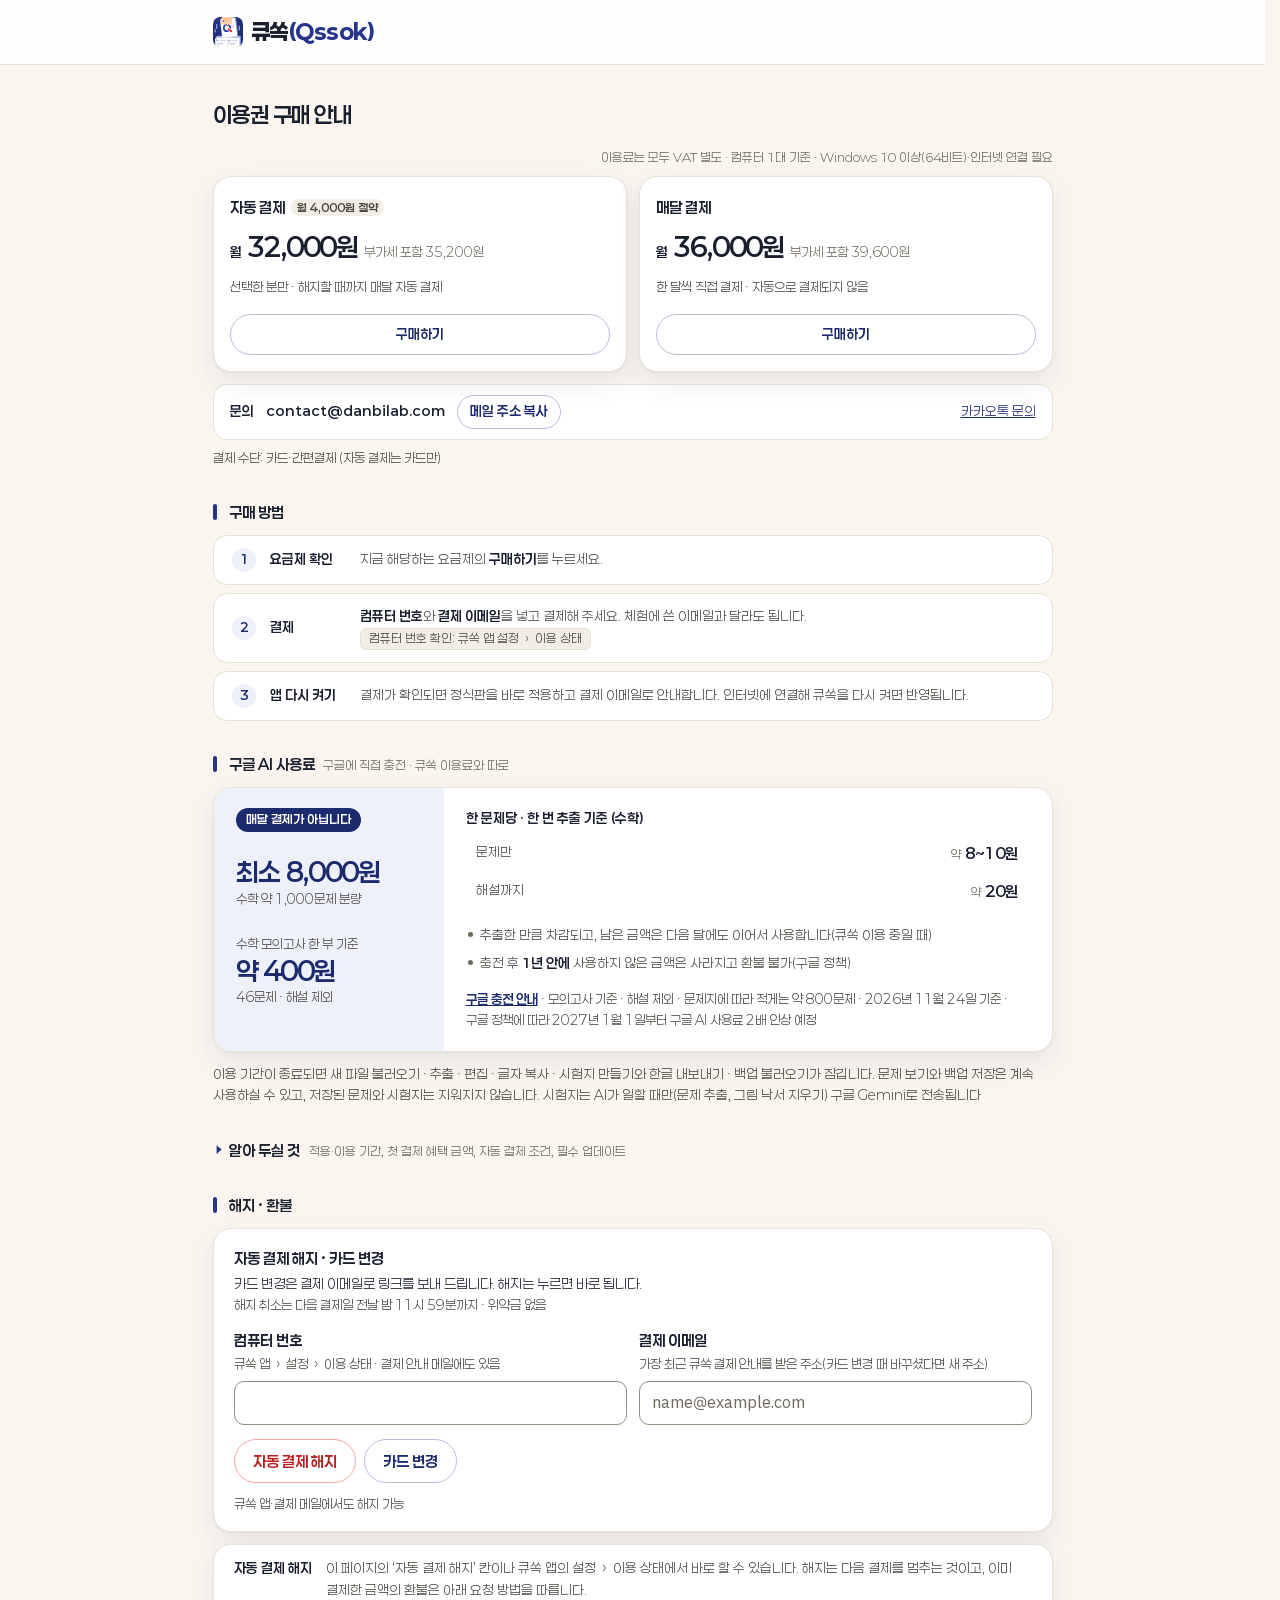
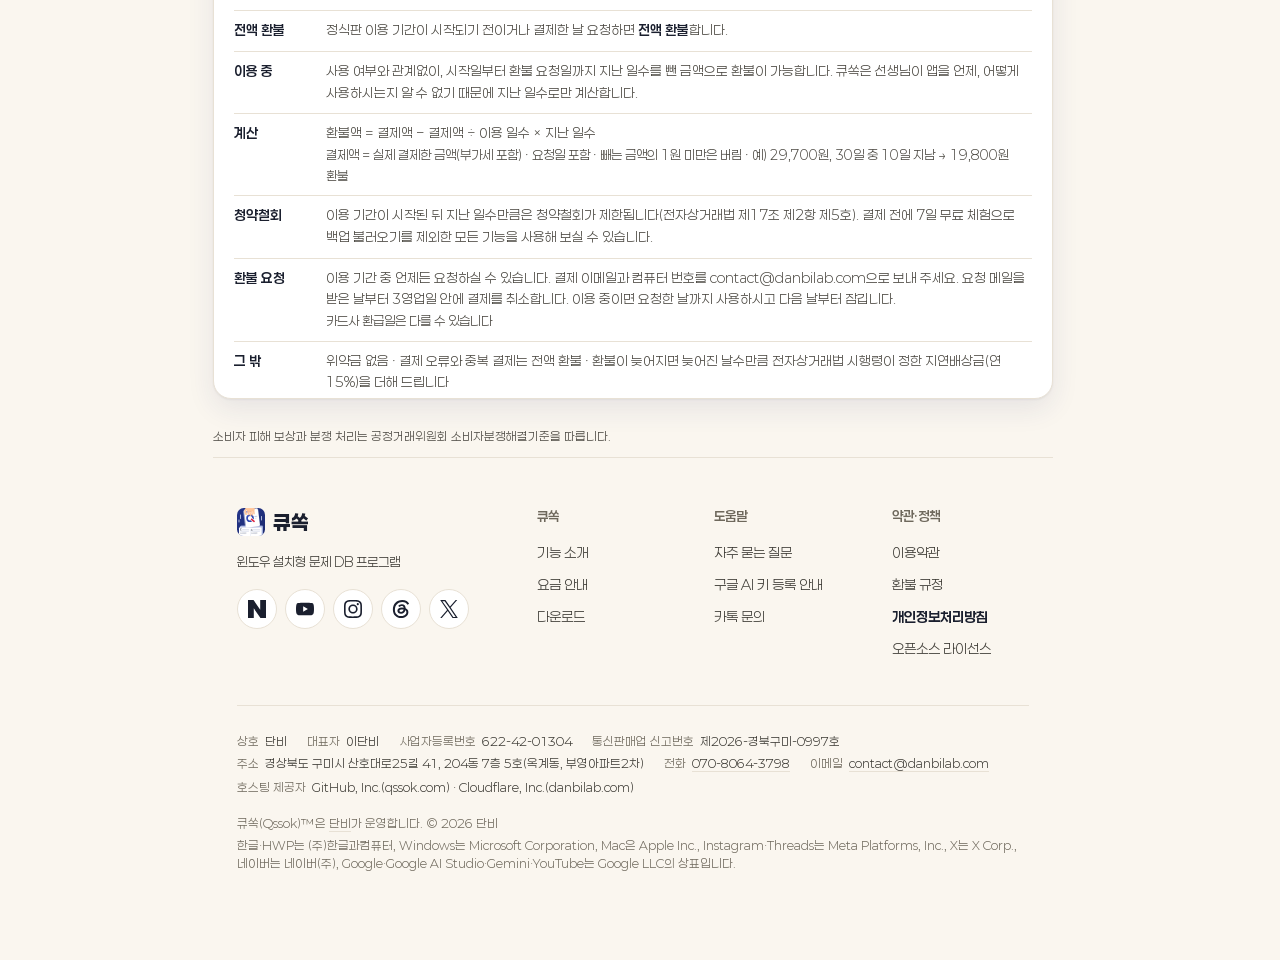
<file: buy/index.html>
<!DOCTYPE html>
<html lang="ko">
<head>
<meta charset="UTF-8">
<meta name="viewport" content="width=device-width, initial-scale=1.0">
<title>이용권 구매 안내 — 큐쏙(Qssok)</title>

<meta name="robots" content="noindex">
<meta name="referrer" content="strict-origin">
<meta http-equiv="Content-Security-Policy" content="default-src 'self'; script-src 'self' https://cdn.portone.io https://*.inicis.com; style-src 'self' 'unsafe-inline'; img-src 'self' data:; font-src 'self'; connect-src 'self' https://pay.danbilab.com https://*.portone.io https://*.iamport.co https://*.iamport.kr; frame-src https://*.portone.io https://*.iamport.co https://*.iamport.kr https://*.inicis.com; form-action https://*.portone.io https://*.iamport.co https://*.iamport.kr https://*.inicis.com; base-uri 'none'; object-src 'none'">
<link rel="icon" href="../favicon.svg" type="image/svg+xml">
<link rel="stylesheet" href="../fonts.css">
<style>:root{--bg: #faf6ef;--surface: #ffffff;--surface-2: #faf6ef;--ink: #1a1f2e;--ink-2: #4a4740;--ink-3: #6e685c;--line: #e8e1d5;--line-strong: #d8cfbf;--brand-300: #b7bfd6;--brand-600: #24358a;--brand-700: #1c2a6e;--brand-soft: #eef1fa;--or: #e9a84f;--or-ink: #1a1508;--foot: #6e685c;--white: #ffffff}*{margin:0;padding:0;box-sizing:border-box}body{font-family:"Paperlogy","IBM Plex Sans KR","Apple SD Gothic Neo","Malgun Gothic",sans-serif;color:var(--ink);background:var(--bg);line-height:1.6;word-break:keep-all}.nav{background:rgba(255,255,255,.92);border-bottom:1px solid var(--line)}.nav-in{max-width:880px;margin:0 auto;height:64px;display:flex;align-items:center;padding:0 20px}.logo{display:flex;align-items:center;gap:8px;color:inherit;text-decoration:none;font-size:22px;letter-spacing:-0.5px;white-space:nowrap}.logo-ic{width:30px;height:30px;flex-shrink:0}.logo-t,.logo-t *{font-weight:800}.logo-t span{color:var(--brand-600)}.page{max-width:880px;margin:0 auto;padding:32px 20px 0}h1{font-size:22px;letter-spacing:-0.5px;margin-bottom:16px}.h{position:relative;padding-left:16px;font-size:15px;font-weight:700;color:var(--ink);margin:32px 0 12px;line-height:1.5}.h::before{content:"";position:absolute;left:0;top:.2em;width:4px;height:1.1em;border-radius:2px;background:var(--brand-600)}.more-lock{margin-top:12px;font-size:13.5px;color:var(--ink-2)}.more{margin-top:32px}.more summary{position:relative;display:block;padding-left:16px;font-size:15px;font-weight:700;color:var(--ink);line-height:1.5;cursor:pointer;list-style:none}.more summary::-webkit-details-marker{display:none}.more summary span{margin-left:6px;font-size:12.5px;font-weight:400;color:var(--ink-3)}.more summary svg{position:absolute;left:-2px;top:.2em;width:15px;height:15px;fill:var(--brand-600);transition:transform .12s}.more[open] summary svg{transform:rotate(90deg)}.more .know{margin-top:12px}.cards{display:grid;grid-template-columns:repeat(3,minmax(0,1fr));gap:12px}@media(max-width:760px){.cards{grid-template-columns:minmax(0,1fr)}}.card{background:var(--surface);border:1px solid var(--line-strong);border-radius:14px;padding:18px 16px 16px;display:flex;flex-direction:column;min-width:0}.card .name{display:flex;flex-wrap:wrap;align-items:center;gap:4px 6px;font-size:15px;font-weight:700}.open{font-size:12.5px;line-height:1.5;font-weight:700;color:var(--or-ink);background:var(--or);padding:1px 8px;border-radius:999px;white-space:nowrap}.save{font-size:12.5px;line-height:1.5;font-weight:700;color:var(--brand-700);background:var(--brand-soft);padding:1px 8px;border-radius:999px;white-space:nowrap}.amt{margin-bottom:16px}.price{display:flex;flex-wrap:wrap;align-items:baseline;gap:0 6px;font-size:13.5px;font-weight:700;margin:8px 0 0}.price b{font-size:26px;font-weight:700;letter-spacing:-0.5px;white-space:nowrap}.price small{font-size:12.5px;font-weight:400;color:var(--ink-3)}.cond{font-size:12.5px;color:var(--ink-2);margin-top:8px;overflow-wrap:break-word}.cond .nw{white-space:nowrap}.go{margin-top:auto;display:block;text-align:center;border-radius:9px;padding:9px;font-size:13.5px;font-weight:700;text-decoration:none;background:var(--surface);color:var(--brand-700);border:1px solid var(--brand-300)}.go:hover{background:var(--brand-soft)}.card.emph{border-color:var(--brand-600);box-shadow:0 0 0 1px var(--brand-600)}.card.emph .go{background:var(--brand-600);color:var(--white);border-color:var(--brand-600)}.card.emph .go:hover{background:var(--brand-700)}.soon{margin-top:auto;text-align:center;border-radius:9px;padding:9px;font-size:13.5px;font-weight:700;color:var(--ink-3);background:var(--surface-2);border:1px dashed var(--line-strong)}.allin{margin:18px 0 0;display:flex;flex-wrap:wrap;align-items:center;gap:6px}.allin b{font-size:12.5px;color:var(--ink-2);margin-right:4px}.allin span{white-space:nowrap;font-size:12.5px;color:var(--ink-2);background:var(--surface);border:1px solid var(--line);border-radius:999px;padding:1px 10px}.common{font-size:12.5px;color:var(--ink-3);margin-top:8px}.steps{display:flex;flex-direction:column;gap:8px}.step{display:grid;grid-template-columns:24px 76px minmax(0,1fr);align-items:center;column-gap:14px;background:var(--surface);border:1px solid var(--line-strong);border-radius:12px;padding:12px 18px}.step .n{width:24px;height:24px;border-radius:50%;background:var(--brand-soft);color:var(--brand-700);font-weight:700;font-size:12.5px;display:grid;place-items:center}.step b{font-size:13.5px}.step p{font-size:13.5px;color:var(--ink-2)}.step p em{font-style:normal;font-weight:700;color:var(--ink)}.step .where{display:inline-block;margin-left:10px;font-size:12.5px;color:var(--ink-2);background:var(--surface-2);border:1px solid var(--line);border-radius:6px;padding:0 8px}.step .forgot{display:block;font-size:12.5px;color:var(--ink-3);margin-top:3px}@media(max-width:640px){.step{grid-template-columns:24px minmax(0,1fr)}.step p{grid-column:2}}.know{list-style:none;font-size:13.5px;color:var(--ink-2)}.know li{padding:2px 0 2px 13px;position:relative}.know li::before{content:"\b7";position:absolute;left:3px;color:var(--ink-3)}.ai{display:grid;grid-template-columns:230px minmax(0,1fr);background:var(--surface);border:1px solid var(--line-strong);border-radius:14px;overflow:hidden}@media(max-width:640px){.ai{grid-template-columns:1fr}}.ai-nums{background:var(--brand-soft);padding:20px 22px;display:flex;flex-direction:column;gap:24px}.ai-lead{font-size:15px;font-weight:700;color:var(--ink);padding-bottom:18px;margin-bottom:-6px;border-bottom:1px solid var(--line-strong)}.ai-nums span{display:block;font-size:12.5px;color:var(--ink-2)}.ai-nums b{display:block;font-size:26px;font-weight:700;color:var(--brand-700);letter-spacing:-0.5px;line-height:1.25;white-space:nowrap}.ai-nums small{display:block;font-size:12.5px;color:var(--ink-3)}.ai-info{padding:20px 22px;display:flex;flex-direction:column;min-width:0}.ai-cap{display:flex;flex-wrap:wrap;align-items:baseline;justify-content:space-between;gap:0 12px;margin-bottom:4px;font-size:13.5px;font-weight:700;color:var(--ink)}.ai-cap small{font-size:12.5px;font-weight:400;color:var(--ink-3)}.ai-table{width:100%;table-layout:fixed;border-collapse:separate;border-spacing:0}.ai-table th,.ai-table td{padding:7px 12px;text-align:right;white-space:nowrap}.ai-table th:first-child{width:72px;padding-left:10px;text-align:left}.ai-table thead th{padding-top:4px;font-size:12.5px;font-weight:400;color:var(--ink-3);border-bottom:1px solid var(--line-strong)}.ai-table tbody th{font-size:13.5px;font-weight:400;color:var(--ink-2)}.ai-table td{font-size:15px;font-weight:700;color:var(--ink);font-variant-numeric:tabular-nums}.ai-table td small{font-size:12.5px;font-weight:400;color:var(--ink-3)}.ai-table .sol>*{background:var(--bg)}.ai-table .sol>:first-child{border-radius:8px 0 0 8px}.ai-table .sol>:last-child{border-radius:0 8px 8px 0}.ai-notes{list-style:none;margin-top:12px;font-size:13.5px;color:var(--ink-2);word-break:keep-all}.ai-notes li{padding:3px 0 3px 14px;position:relative}.ai-notes li::before{content:"";position:absolute;left:2px;top:.75em;width:5px;height:5px;border-radius:50%;background:var(--ink-3)}.ai-notes b{color:var(--ink)}.nw{white-space:nowrap}.ai-foot{margin-top:auto;padding-top:12px;font-size:12.5px;color:var(--ink-3)}.ai-foot a{color:var(--brand-700);font-weight:600}.h small{margin-left:8px;font-size:12.5px;font-weight:400;color:var(--ink-3)}@media(max-width:640px){.ai-info{padding:20px 16px}.ai-table th,.ai-table td{padding-left:2px;padding-right:4px}.ai-table th:first-child{width:62px;padding-left:6px}.ai-table td{font-size:13.5px}}@media(max-width:360px){.ai-table td,.ai-table tbody th{font-size:12.5px}.ai-table th,.ai-table td{padding-left:1px;padding-right:2px}.ai-table th:first-child{width:54px;padding-left:4px}.ai-table td small{font-size:11px}}.refund{margin-top:32px}.refund .h{margin:0 0 12px}.rf{display:grid;grid-template-columns:92px minmax(0,1fr);font-size:13.5px;color:var(--ink-2);background:var(--surface);border:1px solid var(--line);border-radius:14px;padding:4px 20px}.rf dt,.rf dd{padding:9px 0;border-bottom:1px solid var(--line)}.rf dt{font-weight:700;color:var(--ink)}.rf dd b{color:var(--ink)}.rf .sub{display:block;font-size:12.5px;color:var(--ink-3)}.rf dt:nth-last-of-type(1),.rf dd:last-child{border-bottom:0;padding-bottom:0}.dispute{margin-top:28px;font-size:12px;line-height:18px;color:var(--foot)}.dispute+footer.sf{margin-top:12px}.tail footer.sf .sf-brand,.tail footer.sf .sf-c1,.tail footer.sf .sf-c2{display:none}.tail footer.sf .sf-top{grid-template-columns:1fr}.ask{display:flex;flex-wrap:wrap;align-items:center;gap:8px 12px;background:var(--surface);border:1px solid var(--line);border-radius:12px;padding:10px 16px;font-size:13.5px;color:var(--ink-2)}.ask b{color:var(--ink)}.ask .mail{font-weight:700;color:var(--ink);white-space:nowrap}.ask button{border:1px solid var(--brand-300);background:var(--surface);color:var(--brand-700);border-radius:9px;padding:5px 12px;font:inherit;font-weight:700;cursor:pointer;white-space:nowrap}.ask button:hover{background:var(--brand-soft)}.ask a{color:var(--brand-700);white-space:nowrap}.ask .sp{flex:1;min-width:0}@media(max-width:480px){.ask .sp{display:none}}:root{--bad-soft:#fef2f2;--bad-line:#fca5a5;--bad-fg:#991b1b;--bad-mid:#dc2626;--bad-strong:#b91c1c;--warn-soft:#fef3c7;--warn-line:#fde68a;--warn-fg:#78350f;--ok-strong:#15803d}html{scrollbar-gutter:stable}button{font-family:inherit}.go{width:100%;cursor:pointer;line-height:1.6}.go:disabled{cursor:default;color:var(--ink-3);background:var(--surface-2);border-color:var(--line)}.card.is-soon{background:var(--surface-2);border-color:var(--line)}.soon{border:1px solid var(--line)!important;background:var(--surface)!important;color:var(--ink-2)!important}.card.is-soon .save{background:var(--line);color:var(--ink-2)}.closed-page .card{background:var(--surface-2);border-color:var(--line);box-shadow:none}.cards.two{grid-template-columns:repeat(2,minmax(0,1fr))}@media(max-width:760px){.cards.two{grid-template-columns:minmax(0,1fr)}}.dim-price .price b{font-size:20px}.top-band{margin-bottom:12px}.screen{max-width:880px;margin:0 auto;padding:32px 20px 0}.head{display:flex;flex-wrap:wrap;align-items:baseline;justify-content:space-between;gap:4px 12px;margin-bottom:16px}.head h1{margin:0;outline:none}.back-link{display:inline-flex;align-items:center;gap:2px;border:0;background:none;padding:0;font-size:13.5px;font-weight:700;color:var(--brand-700);cursor:pointer}.back-link svg{width:13px;height:13px}.back-link:disabled{color:var(--ink-3);cursor:default}.grid{display:grid;grid-template-columns:minmax(0,1fr) 280px;gap:12px;align-items:start}.col{display:grid;gap:12px;min-width:0}.pane{background:var(--surface);border:1px solid var(--line-strong);border-radius:14px;padding:20px;min-width:0}.ptitle{display:flex;flex-wrap:wrap;align-items:baseline;justify-content:space-between;gap:2px 12px;font-size:15px;font-weight:700;margin-bottom:12px}.sum{padding:16px;position:sticky;top:16px}@media(max-height:520px){.sum{position:static}}@media(max-width:760px){.grid{grid-template-columns:minmax(0,1fr)}.sum{position:static}}@media(max-width:640px){.pane{padding:16px}}.item{display:flex;gap:12px;align-items:flex-start}.item img{flex:none;width:40px;height:40px}.item-name{font-size:15px;font-weight:700}.item-price{font-size:13.5px;margin-top:2px}.pair{display:grid;grid-template-columns:repeat(2,minmax(0,1fr));gap:0 12px}@media(max-width:480px){.pair{grid-template-columns:minmax(0,1fr);gap:10px 0}}.fd{min-width:0}.fd label{display:block;font-size:13.5px;font-weight:700;margin-bottom:4px}.fd input{display:block;width:100%;height:44px;font:inherit;font-size:16px;padding:0 12px;color:var(--ink);background:var(--surface);border:1px solid var(--ink-3);border-radius:9px}.fd input.mc{font-variant-numeric:tabular-nums;letter-spacing:.06em;text-transform:uppercase}.fd input:focus-visible{outline:2px solid var(--brand-600);outline-offset:1px;border-color:var(--brand-600)}.fd input[aria-invalid]{border-color:var(--bad-mid);box-shadow:0 0 0 .5px var(--bad-mid)}.fd input[aria-invalid]:focus-visible{outline-color:var(--bad-strong);border-color:var(--bad-strong)}.slot{min-height:20px;margin-top:4px;font-size:12.5px;color:var(--ink-2);overflow-wrap:anywhere}.slot a{color:var(--brand-700)}.slot.bad{display:flex;gap:3px;color:var(--bad-strong)}.slot.bad svg{flex:none;width:14px;height:14px;margin-top:3px;fill:currentColor}.link-btn{border:0;background:none;padding:0;font:inherit;font-size:12.5px;font-weight:400;color:var(--brand-700);text-decoration:underline;text-underline-offset:2px;cursor:pointer;white-space:nowrap}.noid{margin-bottom:10px;padding:10px 12px;font-size:12.5px;color:var(--ink-2);background:var(--surface-2);border:1px solid var(--line);border-radius:9px}.noid a{color:var(--brand-700);font-weight:700}.method{display:flex;align-items:center;gap:10px;padding:10px 12px;background:var(--surface-2);border:1px solid var(--line);border-radius:9px;font-size:13.5px}.method svg{flex:none;width:20px;height:20px;color:var(--ink-3)}.method small{display:block;font-size:12.5px;color:var(--ink-2)}.terms{display:grid;grid-template-columns:88px minmax(0,1fr);gap:7px 8px;font-size:13.5px}.terms dt{color:var(--ink-2)}.terms dd{min-width:0;overflow-wrap:anywhere}.terms small{display:block;font-size:12.5px;color:var(--ink-2)}.terms a{color:var(--brand-700)}.all{display:flex;align-items:flex-start;gap:8px;margin-top:16px;padding:12px 14px;background:var(--surface-2);border:1px solid var(--line);border-radius:9px;font-size:15px;font-weight:700;cursor:pointer}.all input{flex:none;width:20px;height:20px;margin-top:2px;accent-color:var(--brand-600)}.all small{font-size:13.5px;font-weight:400;color:var(--ink-2)}.ags{margin-top:8px;padding-left:14px}.ag{display:flex;align-items:flex-start;gap:8px;padding:5px 0;font-size:13.5px;cursor:pointer}.ag input{flex:none;width:18px;height:18px;margin-top:2px;accent-color:var(--brand-600)}.ag.miss input{outline:1.5px solid var(--bad-mid);outline-offset:1px}.ag b{display:block;font-weight:700}.ag small{display:block;font-size:12.5px;color:var(--ink-2)}.ag small+small{margin-top:6px}.ag a{font-weight:400;color:var(--brand-700);white-space:nowrap}.row{display:flex;justify-content:space-between;gap:8px;font-size:13.5px;padding:3px 0}.row span{color:var(--ink-2)}.row b{font-weight:400;font-variant-numeric:tabular-nums;white-space:nowrap}.row.total{align-items:baseline;margin-top:8px;padding-top:10px;border-top:1px solid var(--line-strong)}.row.total span{color:var(--ink);font-weight:700}.row.total b{font-size:22px;font-weight:700;letter-spacing:-0.5px}.brief{display:grid;grid-template-columns:62px minmax(0,1fr);gap:2px 8px;margin-top:10px;padding-top:10px;border-top:1px solid var(--line);font-size:12.5px}.brief dt{color:var(--ink-2)}.brief dd{min-width:0;overflow-wrap:anywhere;font-weight:700}.brief dd.plain{font-weight:400}.brief dd.empty{font-weight:400;color:var(--ink-3)}.brief .mono{font-variant-numeric:tabular-nums;letter-spacing:.04em}.pay-btn{display:flex;align-items:center;justify-content:center;gap:6px;height:52px;width:100%;margin-top:12px;border-radius:9px;font-size:17px;font-weight:700;color:#fff;background:var(--brand-600);border:1px solid var(--brand-600);cursor:pointer}.pay-btn:hover{background:var(--brand-700)}.pay-btn:disabled{cursor:default;font-size:15px;background:var(--ink-3);border-color:var(--ink-3)}.pay-note{margin-top:6px;font-size:12.5px;color:var(--ink-2)}.spin{width:16px;height:16px;flex:none;animation:rot 1s linear infinite}@keyframes rot{to{transform:rotate(360deg)}}@media(prefers-reduced-motion:reduce){.spin{animation:none}}:focus-visible{outline:2px solid var(--brand-600);outline-offset:2px}.band{padding:10px 12px;border-radius:9px;font-size:12.5px;border:1px solid;overflow-wrap:anywhere}.band b{display:block;font-size:13.5px}.band.bad{background:var(--bad-soft);border-color:var(--bad-line);color:var(--bad-fg)}.band.warn{background:var(--warn-soft);border-color:var(--warn-line);color:var(--warn-fg)}.band.mute{background:var(--surface-2);border-color:var(--line);color:var(--ink-2)}.band.mute b{color:var(--ink)}.band.chg{margin-top:16px;padding:12px 16px;border-radius:10px;background:var(--brand-soft);border-color:var(--brand-300);color:var(--brand-700)}.slot-keep.filled{color:var(--brand-600);font-weight:600}.band a{color:inherit;font-weight:700}.band-acts{display:flex;flex-wrap:wrap;gap:8px;margin-top:8px}.sbtn{min-height:36px;padding:5px 12px;border-radius:9px;font:inherit;font-size:13.5px;font-weight:700;background:var(--surface);color:var(--brand-700);border:1px solid var(--brand-300);cursor:pointer}.sbtn:hover{background:var(--brand-soft)}#sumBand:not(:empty){margin-top:10px}.sum:has(#sumBand:not(:empty)) .pay-note{display:none}.done-head{display:flex;align-items:center;gap:10px;font-size:17px;font-weight:700;margin-bottom:14px}.done-head svg{flex:none;width:32px;height:32px;fill:var(--ok-strong)}.done-card>p{font-size:13.5px;color:var(--ink-2)}.done-card .terms{margin-top:2px}.terms dt:has(+dd .oid-v){align-self:center}.oid-v{display:flex;flex-wrap:wrap;align-items:center;gap:4px 10px}.oid-v code{font:inherit;font-weight:700;font-variant-numeric:tabular-nums;overflow-wrap:anywhere;min-width:0}.checking{display:flex;align-items:center;gap:10px;font-size:15px;font-weight:700}.tail{margin-top:4px}#pay.screen{max-width:580px}.sheet{background:var(--surface);border:1px solid var(--line);border-radius:16px;padding:32px}@media(max-width:640px){.sheet{padding:20px 16px}}.sec+.sec{margin-top:28px;padding-top:28px;border-top:1px solid var(--line)}.sec-t{display:flex;flex-wrap:wrap;align-items:baseline;justify-content:space-between;gap:2px 12px;font-size:17px;font-weight:700;margin-bottom:14px}.item-name{display:flex;flex-wrap:wrap;align-items:center;gap:4px 6px;font-size:15px;font-weight:700}.buyer{display:grid;grid-template-columns:repeat(2,minmax(0,1fr));gap:10px 12px}.buyer .wide{grid-column:1 / -1}@media(max-width:480px){.buyer{grid-template-columns:minmax(0,1fr)}}.buyer .slot:empty{min-height:0;margin:0}.m-note{margin-top:8px;font-size:12.5px;color:var(--ink-2)}.notice{display:grid;grid-template-columns:76px minmax(0,1fr);gap:6px 8px;padding:14px;background:var(--surface-2);border-radius:10px;font-size:12.5px;color:var(--ink-2)}.notice dt{font-weight:700;color:var(--ink-2)}.notice dd{min-width:0;overflow-wrap:anywhere}.notice small{display:block;font-size:12.5px}.notice a{color:var(--brand-700)}.all{margin-top:12px;background:var(--surface);border-color:var(--line-strong)}.ags{padding-left:2px}.brief{margin-top:12px;padding-top:12px;grid-template-columns:72px minmax(0,1fr)}.pay-btn{height:58px;margin-top:18px;border-radius:12px;font-size:18px}.pay-note{text-align:center}#sumBand:not(:empty){margin-top:12px}.sheet .pay-note{display:block}.sheet:has(#sumBand:not(:empty)) .pay-note{display:none}#done.screen{max-width:580px}#done .terms{grid-template-columns:76px minmax(0,1fr)}.head{margin-bottom:12px}.back-link{font-size:14px;font-weight:500}.sheet{padding:24px 28px;border-radius:12px}@media(max-width:640px){.sheet{padding:20px 16px}}.sec+.sec,#left+.sec{margin-top:20px;padding-top:20px}.sec-t{font-size:16px;font-weight:600;line-height:24px;margin-bottom:12px}.item-name{font-size:14px;font-weight:600;line-height:22px}.item-price{font-size:14px;line-height:22px;margin-top:0}.fd label{font-size:14px;font-weight:500;line-height:20px;margin-bottom:6px}.fd input{height:44px;background:var(--surface-2);border:1px solid #8592a9;border-radius:6px;padding:0 12px}.fd input::placeholder{color:var(--ink-3);opacity:1}.fd input:focus-visible{background:var(--surface)}.fd input[aria-invalid]{background:var(--surface)}.fd input.mc{letter-spacing:.04em}.slot{min-height:18px;margin-top:4px;font-size:13px;line-height:18px}.buyer{gap:0 12px}.buyer .slot:empty{min-height:18px;margin-top:4px}.buyer .fd:not(.wide){margin-bottom:4px}.link-btn{font-size:13px;line-height:18px}.m-note{font-size:13px;line-height:18px;margin-top:6px}.notice{grid-template-columns:72px minmax(0,1fr);gap:4px 8px;padding:12px 14px;border-radius:8px;font-size:13px;line-height:20px;color:var(--ink)}.notice dt{font-weight:400;color:var(--ink-2)}.notice small{font-size:13px}.all{margin-top:12px;padding:0 0 10px;background:none;border:0;border-bottom:1px solid var(--line);border-radius:0;font-size:14px;font-weight:600;line-height:22px;align-items:flex-start}.all input{width:18px;height:18px;margin-top:2px}.all small{font-size:13px}.ags{padding-left:0;margin-top:6px}.ag{font-size:14px;line-height:22px;padding:4px 0}.ag b{font-weight:400}.ag small{font-size:13px;line-height:20px}.ag input{margin-top:2px}.row{font-size:14px;line-height:22px;padding:2px 0}.row.total{margin-top:6px;padding-top:10px}.row.total span{font-weight:600}.brief{margin-top:10px;padding-top:10px;grid-template-columns:72px minmax(0,1fr);gap:2px 8px;font-size:13px;line-height:20px}.brief dd{font-weight:400}#bM:not(.empty),#bE:not(.empty){font-weight:500}.pay-btn{height:52px;margin-top:14px;border-radius:8px;font-size:16px;font-weight:600}.pay-btn:disabled{font-size:16px}.pay-note{font-size:13px;line-height:18px}.band{font-size:13px;border-radius:8px}.band b{font-size:14px;font-weight:600}.band a{font-weight:400}.sbtn{min-height:32px;padding:3px 10px;border-radius:6px;font-size:13px;font-weight:500}.noid{font-size:13px;border-radius:8px}.noid a{font-weight:500}.done-head{font-size:16px;font-weight:600;gap:8px;margin-bottom:12px}.done-head svg{width:20px;height:20px}.done-card>p{font-size:14px;color:var(--ink)}#done .terms{grid-template-columns:84px minmax(0,1fr);gap:6px 8px;font-size:14px;line-height:22px}.oid-v code{font-weight:500}.checking{font-size:14px;font-weight:500}.sheet{border-radius:14px}.fd input:disabled{color:var(--ink-2);background:var(--surface-2);border-color:var(--line-strong)}#mSlot{min-height:38px}.buyer .fd.wide .slot{min-height:36px}#done .terms{grid-template-columns:76px minmax(0,1fr)}.terms dt{color:var(--ink-2)}.done-title-ok{display:inline-flex;align-items:center;gap:8px}.done-title-ok svg{flex:none;width:24px;height:24px;fill:var(--ok-strong)}.all small{font-weight:400;color:var(--ink-2)}.fd input,.fd input:focus-visible,.fd input[aria-invalid]{background:var(--surface)}.fd input:disabled{background:var(--line);border-color:var(--line-strong);color:var(--ink-2)}.picked{padding:14px 16px;background:var(--brand-soft);border-radius:10px}.picked .item-name{font-size:16px;font-weight:600;line-height:24px}.picked .item-price{margin-top:2px;font-size:14px;line-height:22px}.picked .item-price b{font-size:16px;font-weight:600}.picked .item-price small{font-size:13px;color:var(--ink-2)}.fd label .slot{display:inline-flex;min-height:0;margin:0 0 0 8px;font-weight:400;vertical-align:top;line-height:20px}.fd label .slot svg{margin-top:3px}.all{margin-bottom:0}.all>span{min-width:0}.all .slot{display:inline-flex;min-height:0;margin:0;font-weight:400;vertical-align:top;line-height:22px}.all .slot:empty{display:none}.all .slot svg{margin-top:4px}.ags{margin-top:6px}.must{font-weight:600;color:var(--ink)}.ag small.lock-list{color:var(--ink)}.buyer{gap:12px}.buyer .fd:not(.wide){margin-bottom:0}body.narrow .nav a{max-width:580px}.buyer{gap:0 12px}.fd>.slot{margin-top:3px;margin-bottom:3px;min-height:20px;line-height:20px;font-size:13px}.slot{line-height:20px}.buyer .slot:empty{min-height:20px;margin-top:3px}.buyer .fd:not(.wide){margin-bottom:0}.buyer .fd.wide .slot{min-height:20px}.slot.stack{display:grid}.slot.stack>*{grid-area:1 / 1;min-width:0}.slot.stack .s-err{display:none;color:var(--bad-strong)}.slot.stack.bad{color:var(--bad-strong);display:grid;gap:0}.slot.stack.bad .s-help{visibility:hidden}.slot.stack.bad .s-err{display:flex;gap:3px}.slot .s-err svg{flex:none;width:14px;height:14px;margin-top:3px;fill:currentColor}.fd>.slot.bad:not(.stack){display:flex;gap:3px;color:var(--bad-strong)}.slot-keep{font-size:13px;line-height:20px;color:var(--ink-2)}.all .slot{vertical-align:baseline;line-height:22px}#mSlot{min-height:0}.privacy-note{margin-top:2px;font-size:13px;line-height:20px;color:var(--ink-2)}.privacy-note a{color:var(--brand-700)}.notice{grid-template-columns:64px minmax(0,1fr);gap:8px 12px;padding:14px 16px}.all{margin-top:16px}.ags{margin-top:8px}.ag{padding:5px 0}.ag small{margin-top:2px;text-wrap:pretty}#left+.sec{margin-top:20px;padding-top:20px}.sum-brief{margin:0 0 10px;padding:0 0 10px;border:0;border-bottom:1px solid var(--line)}.brief.sum-brief{display:grid;grid-template-columns:84px minmax(0,1fr);gap:2px 8px;font-size:14px;line-height:22px;margin-top:0;padding-top:0}.brief.sum-brief dd{text-align:right}.brief.sum-brief dt{color:var(--ink-2)}.row.total{margin-top:6px;padding-top:10px}.pay-note{margin-top:8px}.picked{padding:14px 16px}.st-title{display:flex;align-items:flex-start;gap:7px}.st-title .st-ic{flex:none;width:22px;height:22px;margin-top:7px}.st-title .st-ic svg{display:block;width:22px;height:22px}.st-title .spin{width:22px;height:22px;color:var(--ink-3)}.ic-ok{color:var(--ok-strong)}.ic-warn{color:#b45309}.ic-bad{color:var(--bad-strong)}.ic-info{color:var(--ink-3)}.st-ic svg{fill:currentColor}@media(max-width:640px){.st-title{gap:6px}.st-title .st-ic{width:20px;height:20px}.st-title .st-ic svg{width:20px;height:20px}}#doneBody{padding:24px 28px}@media(max-width:640px){#doneBody{padding:20px 16px}}.d-lead{font-size:16px;font-weight:600;line-height:24px}.d-sub{margin-top:2px;font-size:14px;line-height:22px;color:var(--ink)}.d-sec{margin-top:20px;padding-top:20px;border-top:1px solid var(--line)}.d-sec-t{font-size:16px;font-weight:600;line-height:24px;margin-bottom:8px}.d-rows{display:grid;gap:2px}.d-row{display:flex;justify-content:space-between;align-items:baseline;gap:16px;font-size:14px;line-height:22px}.d-row>span:first-child{flex:none;color:var(--ink-2)}.d-row>:last-child{min-width:0;text-align:right;overflow-wrap:anywhere;font-variant-numeric:tabular-nums}.d-row.total{margin-top:8px;padding-top:10px;border-top:1px solid var(--line-strong)}.d-row.total>span:first-child{color:var(--ink);font-weight:600}.d-row.total>:last-child{font-size:22px;font-weight:700;letter-spacing:-.5px;line-height:30px}.d-oid{display:inline-flex;flex-wrap:wrap;justify-content:flex-end;align-items:center;gap:2px 8px}.d-oid code{font:inherit;font-size:13px;overflow-wrap:anywhere}.d-oid .sbtn{min-height:28px;padding:1px 8px;font-size:13px}.d-rows+.notice,.notice.d-notice{margin-top:20px}.d-act{margin-top:20px}.d-btn{display:block;width:100%;height:48px;border-radius:8px;font:inherit;font-size:16px;font-weight:600;color:#fff;background:var(--brand-600);border:1px solid var(--brand-600);cursor:pointer}.d-btn:hover{background:var(--brand-700)}.d-p{font-size:14px;line-height:22px}.d-p+.d-rows{margin-top:16px;padding-top:14px;border-top:1px solid var(--line)}dialog.ms{width:min(420px,calc(100vw - 32px));max-height:calc(100dvh - 32px);margin:auto;padding:24px;border:0;border-radius:14px;background:var(--surface);color:var(--ink);box-shadow:0 12px 40px rgba(20,33,61,.28);overflow:auto}dialog.ms::backdrop{background:rgba(20,33,61,.45)}html:has(dialog.ms[open]){overflow:hidden}.ms-t{font-size:16px;font-weight:600;line-height:24px}.ms-t .st-ic{display:block;margin-bottom:8px}.ms-t .st-ic{width:28px;height:28px}.ms-t .st-ic svg{display:block;width:28px;height:28px;fill:currentColor}.ms-b{margin-top:8px;font-size:14px;line-height:22px;overflow-wrap:anywhere}.ms-b p+p{margin-top:6px}.ms-facts{margin-top:4px;padding:12px 14px;background:var(--surface-2);border-radius:10px}.ms-sub{margin-top:12px;font-size:13px;line-height:20px;color:var(--ink-2)}.ms-acts{display:grid;grid-auto-flow:column;grid-auto-columns:minmax(0,1fr);gap:8px;margin-top:20px}.ms-btn{min-height:44px;padding:4px 10px;border-radius:8px;font:inherit;font-size:14px;font-weight:600;line-height:20px;cursor:pointer;background:var(--surface);color:var(--ink);border:1px solid var(--line-strong)}.ms-btn:hover{background:var(--surface-2)}.ms-btn.pri{background:var(--brand-600);border-color:var(--brand-600);color:#fff}.ms-btn.pri:hover{background:var(--brand-700)}.ms-btn:focus-visible{outline:2px solid var(--brand-600);outline-offset:2px}@media(max-width:360px){.ms-acts{grid-auto-flow:row}.ms-acts .pri{order:-1}}@media(max-width:400px){.ms-acts:has(>:nth-child(3)){grid-auto-flow:row}.ms-acts:has(>:nth-child(3)) .pri{order:-1}}.step .where{margin-left:0}.buyer .slot:empty{margin-bottom:3px}.all .slot,.all .slot.bad{display:inline;margin:0;line-height:inherit}.all .slot svg{display:inline;width:14px;height:14px;margin:0 3px 0 0;vertical-align:-2px}@media(max-width:640px){#doneBody{padding:20px}.st-title{gap:5px}.st-title .st-ic,.st-title .st-ic svg,.st-title .spin{width:16px!important;height:16px!important}.st-title .st-ic{margin-top:9px}}.slot.stack.bad{display:grid}#left .noid{margin:6px 0 0}.pay-line{margin-top:12px;padding:10px 12px;background:var(--surface-2);border:1px solid var(--line);border-radius:8px;font-size:14px}.shop-line{margin-bottom:12px;padding:10px 14px;background:var(--surface);border:1px solid var(--line-strong);border-radius:9px;font-size:13.5px}.tail{text-align:center}.d-p+.d-p{margin-top:4px}[hidden]{display:none!important}#left+.sec{margin-top:28px;padding-top:28px;border-top:1px solid var(--line)}.method-note{font-size:14px;color:var(--ink-2)}body .fd input,body code{font-family:"IBM Plex Sans KR","Apple SD Gothic Neo","Malgun Gothic",sans-serif}:root{--surface-2: #f3eee4;--sh: 0 1px 2px rgba(15,22,38,.05), 0 10px 28px rgba(28,42,110,.09);--r: 18px}.card{border-color:var(--line);box-shadow:var(--sh);border-radius:var(--r)}.card.emph{border:2px solid var(--brand-600);box-shadow:var(--sh)}.card.is-soon{background:var(--surface-2);border:1px solid var(--line-strong);box-shadow:none}.card.is-soon .save{background:var(--brand-soft);color:var(--brand-700)}.fd input:focus-visible{box-shadow:0 0 0 3px rgba(36,53,138,.18)}.ai,.rf,.sheet,#doneBody,.ap-box{border:1px solid var(--line);border-radius:var(--r);box-shadow:var(--sh)}.step,.ask{border-color:var(--line);border-radius:14px}.go,.soon,.pay-btn,.d-btn,.ms-btn,.sbtn,.ask button{border-radius:999px}.fd input{border-radius:10px;border-color:#948b7c}.back-link,.sbtn,.noid a,.checking{font-weight:600}.price small,.cond,.common,.allin span,.allin b,.ai-nums span,.ai-nums small,.ai-foot,.ai-cap small,.step .where,.rf .sub{font-size:13px;color:var(--ink-2)}.dispute{color:var(--ink-2)}.soon{background:transparent!important;border:1px solid var(--line-strong)!important;color:var(--ink-2)!important}.cards.stage{grid-template-columns:minmax(0,1fr) minmax(0,2fr)}.later{display:flex;flex-direction:column;min-width:0}.later-t{margin:0 0 8px;font-size:13px;font-weight:700;color:var(--ink-2)}.later .cards.two{flex:1}@media(max-width:760px){.cards.stage{grid-template-columns:minmax(0,1fr)}.later-t{margin-top:6px}}.cards.stage.no-open{grid-template-columns:minmax(0,1fr)}.cards.stage.no-open .later-t{display:none}.cards.stage>.card[hidden],.start-sum[hidden]{display:none!important}.howpay{border:0;margin:12px 0 12px;padding:0;min-width:0}.howpay legend{padding:0;margin-bottom:4px;font-size:12.5px;font-weight:700;color:var(--ink-2)}.howpay label{display:flex;align-items:center;gap:6px;font-size:13px;padding:3px 0;cursor:pointer}.howpay input{accent-color:var(--brand-600);margin:0}.howpay-n{margin:2px 0 0 22px;font-size:12.5px;line-height:1.55;color:var(--ink-2)}.howpay-n .ln{display:block}.step .where{font-size:12.5px}#pay.screen{max-width:1080px}.pay-grid{display:grid;grid-template-columns:minmax(0,1fr) 340px;gap:24px;align-items:start}.sum-card{position:sticky;top:16px;padding:24px}.sum-card .sum-brief dd{text-wrap:balance}body:has(#pay:not([hidden])) .nav-in,body:has(#pay:not([hidden])) .nav a{max-width:1080px}#left>.sec:first-child>.sec-t{display:none}@media(max-height:640px){.sum-card{position:static}}@media(max-width:959px){#pay.screen{max-width:580px}.pay-grid{grid-template-columns:minmax(0,1fr);gap:12px}.sum-card{position:static}body:has(#pay:not([hidden])) .nav-in,body:has(#pay:not([hidden])) .nav a{max-width:580px}}.notice-box{background:var(--surface-2);border-radius:10px;padding:14px 16px}.notice.nb{background:none;padding:0;border-radius:0}.notice-more{margin-top:10px}.notice-more summary{position:relative;display:block;padding-left:16px;font-size:13px;line-height:20px;font-weight:600;color:var(--ink-2);cursor:pointer;list-style:none;text-wrap:pretty;border-radius:4px}.notice-more summary::-webkit-details-marker{display:none}.notice-more summary svg{position:absolute;left:-2px;top:3px;width:14px;height:14px;fill:var(--brand-600);transition:transform .12s}.notice-more[open] summary svg{transform:rotate(90deg)}.notice-more summary:focus-visible{outline:2px solid var(--brand-600);outline-offset:2px}.notice-more>.notice{margin-top:8px}.cards-hd{margin:0 0 8px;font-size:12.5px;color:var(--ink-3);text-align:right}.card .price small{color:var(--ink-3)}.card .save{font-size:11.5px!important;font-weight:600;padding:0 6px!important;background:var(--surface-2)!important;color:var(--ink-2)!important}.ai-lead{display:inline-block;align-self:flex-start;margin:0!important;padding:2px 10px!important;border:0!important;border-radius:999px;background:var(--brand-700);color:#fff!important;font-size:12.5px}.ai-table .sol>*{background:none!important}.start-sum{padding:16px;display:flex;flex-wrap:wrap;align-items:center;justify-content:center;gap:4px 10px;margin:14px 0 6px;font-size:14px;color:var(--ink-2)}.start-sum .eq{display:inline-flex;align-items:center;justify-content:center;width:28px;height:28px;border-radius:50%;background:var(--brand-700);color:#fff;font-weight:700}.start-sum b{font-size:22px;color:var(--brand-700)}.start-sum small{flex-basis:100%;text-align:center;font-size:12.5px;color:var(--ink-3)}#cancel{scroll-margin-top:16px}.ap-box{background:var(--surface);padding:18px 20px;margin-bottom:12px}@media(max-width:640px){.ap-box{padding:16px}}.ap-box:not(.card-on) [data-card]{display:none}#ap .card-form{margin:18px 0 16px;padding-top:18px;border-top:1px solid var(--line);display:grid;gap:12px}#ap .card-form .fd label{display:block;font-size:14px;font-weight:500;line-height:20px;margin-bottom:6px;color:var(--ink)}#ap .card-form .fd label small{margin-left:6px;font-size:13px;font-weight:400;color:var(--ink-2);white-space:nowrap}#ap .card-form .slot{min-height:0;margin:4px 0 0}#ap .card-form .slot:not(.bad){display:none}#ap .card-form .ag{padding-top:2px}#ap .nw{white-space:nowrap}#ap .card-form .fd label small{display:block;margin:2px 0 0;white-space:normal}.ap-t{font-size:15px;font-weight:700;color:var(--ink);line-height:22px}.ap-d{margin-top:4px;font-size:14px;line-height:21px;color:var(--ink)}.ap-c{margin-top:2px;font-size:13px;line-height:19px;color:var(--ink-2)}.ap-box .pair{margin-top:14px}.ap-box .fd label{font-size:15px;font-weight:700;line-height:22px;margin-bottom:6px;color:var(--ink)}.ap-box .fd label small{margin-left:6px;font-size:13px;font-weight:400;color:var(--ink-2);white-space:nowrap}.ap-box .fd>.slot{min-height:0;margin:4px 0 0}.ap-box .fd>.slot:not(.bad){display:none}.ap-acts{display:flex;flex-wrap:wrap;gap:8px;margin-top:14px}.ap-btn{display:inline-flex;align-items:center;justify-content:center;gap:6px;height:44px;padding:0 18px;border-radius:999px;font:inherit;font-size:15px;font-weight:700;color:var(--brand-700);background:var(--white);border:1.5px solid var(--brand-300);cursor:pointer;white-space:nowrap}.ap-btn:hover{background:var(--brand-soft)}#apBtn:not(:disabled){color:var(--bad-strong);border-color:var(--bad-line)}#apBtn:not(:disabled):hover{background:var(--bad-soft)}.ap-box .fd label small{display:block;margin:2px 0 0;white-space:normal}.ap-btn:disabled{cursor:default;color:var(--ink-3);background:var(--white);border-color:var(--line-strong)}@media(max-width:640px){.ap-acts>.ap-btn{flex:1 1 0}}.ap-res:not(:empty){margin-top:12px}.ap-res .band p{margin-top:4px}.ap-res .band strong{display:block;font-weight:600;color:var(--ink)}.ap-alt{margin-top:12px;font-size:13px;line-height:18px;color:var(--ink-2)}.know a{color:var(--brand-700)}#ap.screen{max-width:580px}#ap .head{display:block}#ap h1{font-size:22px;line-height:1.35}.rn-dek{margin:4px 0 0;font-size:14.5px;color:var(--ink-2)}.rn-amt{display:grid;grid-template-columns:auto 1fr;gap:6px 14px;align-items:baseline}.rn-amt .k{font-size:13.5px;color:var(--ink-2)}.rn-amt .was{font-size:15px;color:var(--ink-2)}.rn-amt .now{font-size:24px;font-weight:700;color:var(--ink)}.rn-amt small{display:block;font-size:12.5px;color:var(--ink-2);font-weight:400;line-height:1.4}#ap .terms{grid-template-columns:76px minmax(0,1fr);margin-top:16px;font-size:14px}#ap .terms:first-child{margin-top:0}#ap code{font-size:inherit;letter-spacing:.04em}.rn-btns{display:grid;gap:8px;margin-top:18px}@media(min-width:401px){.rn-btns:not(.one){grid-template-columns:1fr 1fr}}#ap .pay-btn{margin-top:0;height:54px;font-size:16px;border-radius:999px}.pay-btn.ghost{background:var(--surface);color:var(--brand-700);border:1.5px solid var(--brand-300)}.pay-btn.ghost:hover{background:var(--brand-soft)}.pay-btn.ghost:disabled{color:var(--ink-3);background:var(--surface-2);border-color:var(--line)}.rn-after{margin:12px 0 0;font-size:13px;color:var(--ink-2);line-height:1.65}#ap .band{margin-top:0;font-size:13.5px}#ap .band p+p{margin-top:4px}#ap .band-acts .sbtn{display:inline-flex;align-items:center;gap:6px}.rn-quiet{margin:14px 0 0;font-size:13px;color:var(--ink-2);text-align:center}.rn-quiet a{color:var(--brand-700);font-weight:600;white-space:nowrap}.rn-after a{color:var(--brand-700);font-weight:600}#ap .rn-note{margin-bottom:14px}#pay .sec-t{position:relative;display:block;padding-left:14px;font-size:17px;font-weight:700;line-height:26px;margin-bottom:16px}#pay .sec-t::before{content:"";position:absolute;left:0;top:5px;width:4px;height:16px;border-radius:2px;background:var(--brand-600)}#pay .sec+.sec,#pay #left+.sec{margin-top:28px;padding-top:28px}#pay .picked{padding:18px 20px}.ms-sub{list-style:none;margin:0;padding:0}#pay .s-help,#pay .slot-keep,#pay .privacy-note,.ms-sub li{position:relative;padding-left:12px}#pay .s-help::before,#pay .slot-keep::before,#pay .privacy-note::before,.ms-sub li::before{content:"";position:absolute;left:1px;top:8.5px;width:4px;height:4px;border-radius:50%;background:var(--ink-3)}#pay .slot-keep,#pay .privacy-note{margin-top:4px;line-height:21px}#pay .slot.stack{line-height:21px}#pay #noIdBtn{display:inline;margin:0;vertical-align:baseline;line-height:inherit}#pay .notice{grid-template-columns:72px minmax(0,1fr);gap:10px 12px;line-height:21px}#pay .notice dt{font-weight:600;color:var(--ink)}#pay .ag small{line-height:21px}.brief.sum-brief{grid-template-columns:88px minmax(0,1fr);gap:10px 12px}.brief.sum-brief dt{font-weight:600;color:var(--ink-2);font-size:13px;white-space:nowrap}.brief.sum-brief dd,.sum-card .sum-brief dd{text-align:left;text-wrap:pretty;overflow-wrap:anywhere;font-size:14px;line-height:21px;color:var(--ink)}.brief.sum-brief dd small{display:block;margin-top:1px;font-size:12.5px;line-height:19px;color:var(--ink-3)}.b-rows{display:contents}.sum-brief.s-what{margin-bottom:14px;padding-bottom:14px}.sum-brief.s-how{margin-bottom:12px;padding-bottom:12px}@media(max-width:480px){.brief.sum-brief{grid-template-columns:minmax(0,1fr);gap:2px}.brief.sum-brief dd{margin-bottom:8px}}dialog.ms:has(.ms-facts){width:min(480px,calc(100vw - 32px))}.ms-facts{display:grid;gap:0;padding:4px 16px}.ms-facts>div{display:grid;grid-template-columns:76px minmax(0,1fr);gap:12px;padding:10px 0}.ms-facts>div+div{border-top:1px solid var(--line)}.ms-facts dt{font-size:13px;font-weight:600;color:var(--ink-2);line-height:22px}.ms-facts dd{font-size:14px;font-weight:600;line-height:22px}.ms-facts dd small{display:block;font-size:13px;font-weight:400;line-height:20px;color:var(--ink-2)}.ms-sub{margin-top:16px;font-size:13px;line-height:21px}.ms-sub li+li{margin-top:8px}.ms-sub li.key{color:var(--ink);font-weight:600}.ms-sub b,#pay .s-help b{font-weight:600;color:var(--ink)}#pay .fd input:not(:disabled){border:1.5px solid #7d7466}.ms-t{display:flex;align-items:center;gap:8px}.ms-t .st-ic{display:block;flex:none;margin:0;width:24px;height:24px}.ms-t .st-ic svg{width:24px;height:24px}dialog.ms:has(.ms-facts) .ms-acts{margin-top:24px}@media(max-width:400px){.ms-facts>div{grid-template-columns:minmax(0,1fr);gap:2px}}</style>
<style>footer.sf{--sf-k:#1a1f2e;--sf-v:#3a3832;--sf-f:#6e685c;--sf-l:#e8e1d5;--sf-o:#fff;container-type:inline-size;display:block;width:100%;max-width:none;margin:48px 0 0;padding:48px 0 88px;border-top:1px solid var(--sf-l);text-align:left;color:var(--sf-v);font-size:14px;line-height:1.6;word-break:keep-all;overflow-wrap:normal}footer.sf *{box-sizing:border-box}footer.sf a{color:inherit;font-weight:inherit;text-decoration:none;text-underline-offset:3px}footer.sf a:hover{text-decoration:underline}footer.sf a:focus-visible{outline:2px solid var(--sf-k);outline-offset:2px;border-radius:4px}footer.sf ul,footer.sf dl,footer.sf p,footer.sf dt,footer.sf dd{list-style:none;margin:0;padding:0;border:0;background:none}footer.sf .sf-in{max-width:1040px;margin:0 auto;padding:0 24px}footer.sf .sf-top{display:grid;grid-template-columns:260px 1fr 1fr 1fr;column-gap:40px}footer.sf .sf-cols{display:contents}footer.sf .sf-logo{display:inline-flex;align-items:center;gap:8px;color:var(--sf-k)}footer.sf .sf-logo:hover{text-decoration:none}footer.sf .sf-ic{width:28px;height:28px;flex:none}footer.sf .sf-logo b{font-size:20px;font-weight:800}footer.sf .sf-intro{margin-top:10px;font-size:13px}footer.sf .sf-sns{display:flex;gap:8px;margin-top:16px}footer.sf .sf-sns a{display:grid;place-items:center;width:40px;height:40px;border:1px solid var(--sf-l);border-radius:50%;background:var(--sf-o);color:var(--sf-k)}footer.sf .sf-sns svg{width:18px;height:18px;fill:currentColor}footer.sf .sf-h{margin-bottom:10px;font-size:13px;font-weight:600;color:var(--sf-f)}footer.sf .sf-col a{display:block;line-height:32px}footer.sf strong{font-weight:700;color:var(--sf-k)}footer.sf .sf-biz{margin-top:40px;padding-top:24px;border-top:1px solid var(--sf-l);font-size:12px;line-height:22px}footer.sf .sf-biz dl{display:flex;flex-wrap:wrap;gap:2px 20px}footer.sf .sf-biz dl>div{white-space:nowrap}footer.sf .sf-biz dl>div.sf-wr{white-space:normal}footer.sf dt{display:inline;margin-right:6px;color:var(--sf-f)}footer.sf dd{display:inline;margin:0}footer.sf .sf-mo{display:none}footer.sf .sf-u{text-decoration:underline;text-decoration-color:var(--sf-l)}footer.sf .sf-run,footer.sf .sf-tm{font-size:12px;line-height:18px;color:var(--sf-f)}footer.sf .sf-run{margin-top:16px}footer.sf .sf-tm{margin-top:4px}@container (max-width:640px){footer.sf .sf-in{padding:0 16px}footer.sf .sf-top{display:block}footer.sf .sf-sns{margin:16px 0 20px;padding-bottom:20px;border-bottom:1px solid var(--sf-l)}footer.sf .sf-sns a{width:44px;height:44px}footer.sf .sf-cols{display:grid;grid-template-columns:minmax(0,1fr) minmax(0,1fr);column-gap:16px}footer.sf .sf-col,footer.sf .sf-col ul{display:contents}footer.sf .sf-intro,footer.sf .sf-h,footer.sf .sf-c1,footer.sf .o-faq{display:none}footer.sf .o-terms{order:1}footer.sf .o-pp{order:2}footer.sf .o-refund{order:3}footer.sf .o-lic{order:4}footer.sf .o-kakao{order:5}footer.sf .o-key{order:6}footer.sf .sf-biz{margin-top:16px;padding-top:0;border-top:0;line-height:17px}footer.sf .sf-biz dl{display:grid;grid-template-columns:minmax(0,1fr) minmax(0,1fr);column-gap:16px;row-gap:4px}footer.sf .sf-biz dl+dl{margin-top:4px}footer.sf .sf-biz dl>div{display:contents}footer.sf .sf-pc{display:none!important}footer.sf dt,footer.sf dd{display:block;margin:0;white-space:normal}footer.sf .sf-h1{display:block;white-space:normal}footer.sf .sf-hs{display:none}}</style>
</head>
<body>
<div class="nav"><div class="nav-in"><a class="logo" href="../" aria-label="큐쏙 홈으로"><svg class="logo-ic" viewBox="4 4 112 112" aria-hidden="true" focusable="false"><defs><linearGradient id="lg-gHand" x1="0" y1="0" x2="0" y2="1"><stop offset="0" stop-color="#ffd8b3"></stop><stop offset="1" stop-color="#ffbe8f"></stop></linearGradient><g id="lg-hand"> <path d="M -15 6 C -23 12 -26 22 -22 31" fill="none" stroke="#ffc89d" stroke-width="8" stroke-linecap="round"></path> <rect x="-8" y="-30" width="16" height="28" rx="8" fill="url(#lg-gHand)"></rect> <rect x="-17" y="-7" width="34" height="31" rx="13" fill="url(#lg-gHand)"></rect> <path d="M -12.5 13 V 34" fill="none" stroke="#ffc49a" stroke-width="6.4" stroke-linecap="round"></path> <path d="M -4.5 15 V 38" fill="none" stroke="#ffc49a" stroke-width="6.4" stroke-linecap="round"></path> <path d="M 3.5 15 V 38" fill="none" stroke="#ffc49a" stroke-width="6.4" stroke-linecap="round"></path> <path d="M 11.5 13 V 34" fill="none" stroke="#ffc49a" stroke-width="6.4" stroke-linecap="round"></path> </g><filter id="lg-tShadow" x="-20%" y="-20%" width="140%" height="150%"><feDropShadow dx="0" dy="3" stdDeviation="3" flood-color="#1a2a8a" flood-opacity=".35"></feDropShadow></filter><linearGradient id="lg-fB0" gradientUnits="userSpaceOnUse" x1="4" y1="4" x2="116" y2="116"><stop offset="0" stop-color="#24358a"></stop><stop offset="1" stop-color="#1c2a6e"></stop></linearGradient><linearGradient id="lg-fR0" gradientUnits="userSpaceOnUse" x1="27" y1="23" x2="89" y2="85"><stop offset="0" stop-color="#3550c8"></stop><stop offset="1" stop-color="#2a3f8f"></stop></linearGradient><clipPath id="lg-cw"><rect x="4" y="4" width="112" height="112" rx="27"/></clipPath></defs><g clip-path="url(#lg-cw)"><rect x="4" y="4" width="112" height="112" fill="url(#lg-fB0)"/><rect x="18" y="74" width="90" height="50" rx="4" fill="#8f9fd6"/><rect x="15" y="77" width="90" height="50" rx="4" fill="#c3cceb"/><g transform="translate(4 -8) rotate(-7 58 50)"><rect x="30" y="16" width="58" height="72" rx="6" fill="#fff" filter="url(#lg-tShadow)"/><rect x="37" y="23" width="22" height="5" rx="2" fill="#3550c8"/><circle cx="52" cy="52" r="12" fill="none" stroke="url(#lg-fR0)" stroke-width="6.5"/><path d="M 57.4 57.4 L 66.4 66.4" stroke="#fff" stroke-width="10.4" stroke-linecap="round"/><path d="M 57.4 57.4 L 66.4 66.4" stroke="#e0243f" stroke-width="6.5" stroke-linecap="round"/><rect x="70" y="46" width="12" height="3.5" rx="1.75" fill="#c5cde4"/><rect x="70" y="53" width="9" height="3.5" rx="1.75" fill="#dfe3f0"/><use href="#lg-hand" transform="translate(59 4) scale(.95)"/></g><rect x="12" y="82" width="90" height="50" rx="4" fill="#fff"/><rect x="56.5" y="88" width="1" height="40" fill="#c5cde4"/><path d="M0.6 0.9 L1.6 0 L1.6 4.4" transform="translate(17 89) scale(1.1363636363636362)" fill="none" stroke="#14213d" stroke-width="1.232" stroke-linecap="round" stroke-linejoin="round"/><circle cx="22" cy="93.4" r=".8" fill="#14213d"/><rect x="24" y="90.2" width="29.0" height="2.6" rx="1.3" fill="#c5cde4"/><rect x="17" y="97" width="35.0" height="2.6" rx="1.3" fill="#dfe3f0"/><circle cx="19.2" cy="104.4" r="2.1" fill="none" stroke="#5b6b85" stroke-width=".45"/><path d="M0.6 0.9 L1.6 0 L1.6 4.4" transform="translate(18.45 103.3) scale(0.5)" fill="none" stroke="#5b6b85" stroke-width="0.9" stroke-linecap="round" stroke-linejoin="round"/><circle cx="24.2" cy="104.4" r="2.1" fill="none" stroke="#5b6b85" stroke-width=".45"/><path d="M0.2 1 C0.4 -0.2,2.8 -0.2,2.8 1.2 C2.8 2.2,0.2 3.2,0.2 4.4 L2.9 4.4" transform="translate(23.45 103.3) scale(0.5)" fill="none" stroke="#5b6b85" stroke-width="0.9" stroke-linecap="round" stroke-linejoin="round"/><circle cx="29.2" cy="104.4" r="2.1" fill="none" stroke="#5b6b85" stroke-width=".45"/><path d="M0.3 0.4 C1.5 -0.3,2.9 0.4,2.6 1.4 C2.4 2,1.4 2.1,1.2 2.1 C2.6 2.1,3 3,2.6 3.8 C2.1 4.6,0.6 4.6,0.2 4" transform="translate(28.45 103.3) scale(0.5)" fill="none" stroke="#5b6b85" stroke-width="0.9" stroke-linecap="round" stroke-linejoin="round"/><circle cx="34.2" cy="104.4" r="2.1" fill="none" stroke="#5b6b85" stroke-width=".45"/><path d="M2.2 4.4 L2.2 0 L0 3 L3 3" transform="translate(33.45 103.3) scale(0.5)" fill="none" stroke="#5b6b85" stroke-width="0.9" stroke-linecap="round" stroke-linejoin="round"/><circle cx="39.2" cy="104.4" r="2.1" fill="none" stroke="#5b6b85" stroke-width=".45"/><path d="M2.8 0 L0.6 0 L0.4 2 C1.5 1.4,2.9 1.8,2.9 3 C2.9 4.3,1 4.7,0.2 4" transform="translate(38.45 103.3) scale(0.5)" fill="none" stroke="#5b6b85" stroke-width="0.9" stroke-linecap="round" stroke-linejoin="round"/><path d="M0.2 1 C0.4 -0.2,2.8 -0.2,2.8 1.2 C2.8 2.2,0.2 3.2,0.2 4.4 L2.9 4.4" transform="translate(61.0 89) scale(1.1363636363636362)" fill="none" stroke="#14213d" stroke-width="1.232" stroke-linecap="round" stroke-linejoin="round"/><circle cx="66.0" cy="93.4" r=".8" fill="#14213d"/><rect x="68.0" y="90.2" width="29.0" height="2.6" rx="1.3" fill="#c5cde4"/><rect x="61.0" y="97" width="35.0" height="2.6" rx="1.3" fill="#dfe3f0"/><circle cx="63.2" cy="104.4" r="2.1" fill="none" stroke="#5b6b85" stroke-width=".45"/><path d="M0.6 0.9 L1.6 0 L1.6 4.4" transform="translate(62.45 103.3) scale(0.5)" fill="none" stroke="#5b6b85" stroke-width="0.9" stroke-linecap="round" stroke-linejoin="round"/><circle cx="68.2" cy="104.4" r="2.1" fill="none" stroke="#5b6b85" stroke-width=".45"/><path d="M0.2 1 C0.4 -0.2,2.8 -0.2,2.8 1.2 C2.8 2.2,0.2 3.2,0.2 4.4 L2.9 4.4" transform="translate(67.45 103.3) scale(0.5)" fill="none" stroke="#5b6b85" stroke-width="0.9" stroke-linecap="round" stroke-linejoin="round"/><circle cx="73.2" cy="104.4" r="2.1" fill="none" stroke="#5b6b85" stroke-width=".45"/><path d="M0.3 0.4 C1.5 -0.3,2.9 0.4,2.6 1.4 C2.4 2,1.4 2.1,1.2 2.1 C2.6 2.1,3 3,2.6 3.8 C2.1 4.6,0.6 4.6,0.2 4" transform="translate(72.45 103.3) scale(0.5)" fill="none" stroke="#5b6b85" stroke-width="0.9" stroke-linecap="round" stroke-linejoin="round"/><circle cx="78.2" cy="104.4" r="2.1" fill="none" stroke="#5b6b85" stroke-width=".45"/><path d="M2.2 4.4 L2.2 0 L0 3 L3 3" transform="translate(77.45 103.3) scale(0.5)" fill="none" stroke="#5b6b85" stroke-width="0.9" stroke-linecap="round" stroke-linejoin="round"/><circle cx="83.2" cy="104.4" r="2.1" fill="none" stroke="#5b6b85" stroke-width=".45"/><path d="M2.8 0 L0.6 0 L0.4 2 C1.5 1.4,2.9 1.8,2.9 3 C2.9 4.3,1 4.7,0.2 4" transform="translate(82.45 103.3) scale(0.5)" fill="none" stroke="#5b6b85" stroke-width="0.9" stroke-linecap="round" stroke-linejoin="round"/><rect x="15" y="85" width="9" height="2.2" rx="1" fill="#8a94a6" transform="rotate(-35 19 86)"/><path d="M 18 46 L 18 32 M 102 52 L 102 38 M 12 60 L 12 52" stroke="#c5cde4" stroke-width="3.5" stroke-linecap="round"/></g></svg><span class="logo-t">큐쏙<span>(Qssok)</span></span></a></div></div>

<main class="page" id="shop">
  <h1>이용권 구매 안내</h1>

    <p class="cards-hd">이용료는 모두 VAT 별도 · 컴퓨터 1대 기준 · Windows 10 이상(64비트)·인터넷 연결 필요</p>
    
    <div class="cards stage" id="stage" aria-busy="true">
    <section class="card emph" data-card="open3" hidden><p class="name"><span class="open">첫 결제 혜택</span>첫 3개월</p><div class="amt"><p class="price">월 <b>27,000원</b><small>부가세 포함 29,700원</small></p><p class="cond">첫 결제하면 <span class="nw">그날부터 3개월</span></p></div>
      <fieldset class="howpay" data-auto><legend>결제 방식</legend><label><input type="radio" name="o3" value="open3" checked>한 달씩 직접 결제</label><label><input type="radio" name="o3" value="open3auto">자동 결제로 시작</label><p class="howpay-n"><span class="ln">4개월째부터 월 32,000원</span><span class="ln">부가세 포함 35,200원 · 그때 다시 동의하시면</span></p></fieldset>
      <button class="go" type="button" data-buy="open3">구매하기</button></section>
    <div class="later"><p class="later-t">첫 3개월 뒤</p><div class="cards two">
    <section class="card" data-card="auto"><p class="name">자동 결제<span class="save">월 4,000원 절약</span></p><div class="amt"><p class="price">월 <b>32,000원</b><small>부가세 포함 35,200원</small></p><p class="cond">선택한 분만 · <span class="nw">해지할 때까지 매달 자동 결제</span></p></div><button class="go" type="button" data-buy="auto">구매하기</button></section>
    <section class="card" data-card="monthly"><p class="name">매달 결제</p><div class="amt"><p class="price">월 <b>36,000원</b><small>부가세 포함 39,600원</small></p><p class="cond">한 달씩 직접 결제 · <span class="nw">자동으로 결제되지 않음</span></p></div><button class="go" type="button" data-buy="monthly">구매하기</button></section>
    </div></div>
  </div>
  <div class="ask" style="margin-top:12px"><b>문의</b><span class="mail">contact@danbilab.com</span><button type="button" data-copy="contact@danbilab.com">메일 주소 복사</button><span class="sp"></span><a href="https://open.kakao.com/o/swrvSxUi">카카오톡 문의</a></div>
  <p class="common">결제 수단: 카드·간편결제 (자동 결제는 카드만)</p>

  <p class="h">구매 방법</p>
  <div class="steps">
    <div class="step"><div class="n">1</div><b>요금제 확인</b><p>지금 해당하는 요금제의 <em>구매하기</em>를 누르세요.</p></div>
    <div class="step"><div class="n">2</div><b>결제</b><p><em>컴퓨터 번호</em>와 <em>결제 이메일</em>을 넣고 결제해 주세요. 체험에 쓴 이메일과 달라도 됩니다.<span class="where">컴퓨터 번호 확인: 큐쏙 앱 설정 › 이용 상태</span></p></div>
    <div class="step"><div class="n">3</div><b>앱 다시 켜기</b><p>결제가 확인되면 정식판을 바로 적용하고 결제 이메일로 안내합니다. 인터넷에 연결해 큐쏙을 다시 켜면 반영됩니다.</p></div>
  </div>

  <p class="h">구글 AI 사용료<small>구글에 직접 충전 · 큐쏙 이용료와 따로</small></p>
  <div class="ai">
    <div class="ai-nums">
      <p class="ai-lead">매달 결제가 아닙니다</p>
      <div><b>최소 8,000원</b><small>수학 약 1,000문제 분량</small></div>
      <div><span>수학 모의고사 한 부 기준</span><b>약 400원</b><small>46문제 · 해설 제외</small></div>
    </div>
    <div class="ai-info">
      <p class="ai-cap">한 문제당 · 한 번 추출 기준 (수학)</p>
      <table class="ai-table"><tbody><tr><th scope="row">문제만</th><td><small>약</small> 8~10원</td></tr><tr class="sol"><th scope="row">해설까지</th><td><small>약</small> 20원</td></tr></tbody></table>
      <ul class="ai-notes"><li>추출한 만큼 차감되고, 남은 금액은 다음 달에도 이어서 사용합니다(큐쏙 이용 중일 때)</li><li>충전 후 <b>1년 안에</b> 사용하지 않은 금액은 사라지고 <span class="nw">환불 불가(구글 정책)</span></li></ul>
      <p class="ai-foot"><a href="https://qssok.com/guide/ai-key/#charge">구글 충전 안내</a> · 모의고사 기준 · 해설 제외 · 문제지에 따라 적게는 약 800문제 · 2026년 11월 24일 기준 · 구글 정책에 따라 2027년 1월 1일부터 구글 AI 사용료 2배 인상 예정</p>
    </div>
  </div>
  <p class="start-sum" id="startSum" hidden><span class="eq" aria-hidden="true">=</span>시작 비용 <b>37,700원</b><small>큐쏙 첫 결제 29,700원 + 구글 AI 최소 충전 약 8,000원</small></p>

  <p class="more-lock">이용 기간이 종료되면 새 파일 불러오기 · 추출 · 편집 · 글자 복사 · 시험지 만들기와 한글 내보내기 · 백업 불러오기가 잠깁니다. 문제 보기와 백업 저장은 계속 사용하실 수 있고, 저장된 문제와 시험지는 지워지지 않습니다. 시험지는 AI가 일할 때만(문제 추출, 그림 낙서 지우기) 구글 Gemini로 전송됩니다</p>
  <details class="more"><summary><svg viewBox="0 0 24 24" aria-hidden="true"><path d="M9 5l8 7-8 7z"/></svg>알아 두실 것 <span>적용·이용 기간, 첫 결제 혜택 금액, 자동 결제 조건, 필수 업데이트</span></summary><ul class="know">
    <li>결제가 확인되면 1개월을 바로 적용합니다. 큐쏙을 켜지 않아도 기간은 시작됩니다. 적용한 날부터 시작하며, 체험이나 앞서 결제한 달이 남아 있으면 그 기간이 종료된 다음 날부터 시작합니다</li>
    <li>첫 결제 혜택(직접 결제)과 매달 결제는 한 달씩 직접 결제합니다. 기간이 끝나기 전에 결제하셔도 남은 기간 뒤에 이어집니다. 이용 기간이 일주일 넘게 남아 있으면 결제창을 열기 전에 끝나는 날을 한 번 더 보여 드립니다. 미리 결제는 이번에 결제하시는 1개월까지 더한 끝나는 날이 오늘부터 3개월 안일 때까지만 할 수 있습니다. 끝나는 날은 큐쏙 앱의 설정 › 이용 상태에서 볼 수 있습니다</li>
    <li>첫 결제 혜택 금액은 컴퓨터 번호마다 따로 적용됩니다. 그 번호로 첫 결제하면 첫 결제 포함 3개월까지입니다(첫 결제일부터 3개월 안에 3번). 전액 환불된 결제는 세지 않고, 중간에 환불한 결제는 1번으로 셉니다. 중간에 쉬어도 기간은 늘어나지 않습니다. 첫 결제 혜택을 진행하지 않는 기간에 처음 결제하시면 처음부터 자동 결제·매달 결제 금액이며, 나중에 첫 결제 혜택을 다시 진행해도 그 컴퓨터 번호에는 적용되지 않습니다. 이미 첫 결제를 하신 분은 3번까지 그대로 적용됩니다</li>
    <li>자동 결제는 선택한 분만 해당됩니다. 해지할 때까지 등록한 카드로 매달 같은 날 35,200원(월 32,000원, VAT 별도)이 결제됩니다. <span id="openAutoPh" hidden>첫 결제 혜택을 ‘자동 결제로 시작’하면 첫 3개월은 29,700원입니다. 4개월째부터는 35,200원이며, 4번째 결제일 14일 전에 결제 이메일로 다시 동의를 받고 동의하신 경우에만 결제합니다. </span>해지는 큐쏙 앱의 설정 › 이용 상태나 <a href="#cancel">이 페이지에서</a> 언제든 할 수 있고, 해지하면 다음 결제부터 멈춥니다.</li>
    <li>첫 결제 혜택 금액 대상인데 39,600원으로 결제하셨다면 문의해 주세요. 차액 9,900원을 돌려드립니다. 컴퓨터를 옮기거나 번호를 고쳐 번호가 달라져도 대상 여부는 처음 번호의 첫 결제일과 횟수로 봅니다</li>
    <li>월 이용료가 바뀌면 한 달 전에 미리 알리고, 이미 결제한 기간에는 적용하지 않습니다</li>
    <li>필수 업데이트가 나오면 큐쏙 안에서 기한과 함께 알려 드립니다. 기한은 그 컴퓨터에 처음 알린 날부터 30일 이상입니다(구글 AI가 바뀌어 지금 버전의 추출이 이미 되지 않을 때는 알린 날부터). 기한이 지나도 업데이트하지 않으면 그 버전은 추출 기능만 잠기고, 문제 보기·편집, 시험지 만들기, 한글 내보내기, 백업 저장과 저장된 데이터는 그대로입니다. 업데이트는 직접 설치하실 때만 되며, 설치하면 바로 추출할 수 있습니다. 정식판 이용 중에 지원이 끝난 Windows 등으로 설치할 수 없으면 요청하실 때 남은 기간을 환불해 드립니다 (<a href="https://danbilab.com/terms/v1.9/#art22-2">약관 제22조의2</a>)</li>
    <li>필요한 것: Windows 10 이상(64비트) · 인터넷 연결 (지금은 Windows용만 있습니다. Mac용은 준비 중입니다)</li>
  </ul></details>

  <section class="refund" id="cancel">
    <p class="h">해지 · 환불</p>
    
    
    <div class="ap-box card-on" data-auto>
      <p class="ap-t">자동 결제 해지<span data-card> · 카드 변경</span></p>
      <p class="ap-d"><span data-card>카드 변경은 결제 이메일로 링크를 보내 드립니다. </span>해지는 누르면 바로 됩니다.</p>
      <p class="ap-c">해지 취소는 다음 결제일 전날 밤 11시 59분까지 · 위약금 없음</p>
      <div class="pair">
        <div class="fd"><label for="cm">컴퓨터 번호 <small>큐쏙 앱 › 설정 › 이용 상태 · 결제 안내 메일에도 있음</small></label><input class="mc" id="cm" autocomplete="off" spellcheck="false" autocapitalize="characters" aria-describedby="cmSlot"><div class="slot stack" id="cmSlot"><span class="s-err"></span></div></div>
        <div class="fd"><label for="ce">결제 이메일 <small>가장 최근 큐쏙 결제 안내를 받은 주소<span data-card>(카드 변경 때 바꾸셨다면 새 주소)</span></small></label><input id="ce" type="email" autocomplete="email" spellcheck="false" placeholder="name@example.com" aria-describedby="ceSlot"><div class="slot stack" id="ceSlot"><span class="s-err"></span></div></div>
      </div>
      <div class="ap-acts"><button class="ap-btn" type="button" id="apBtn">자동 결제 해지</button><button class="ap-btn" type="button" id="cardBtn" data-card>카드 변경</button></div>
      <div class="ap-res" id="apRes" role="status" aria-live="polite"></div>
      <p class="ap-alt">큐쏙 앱·결제 메일에서도 해지 가능</p>
    </div>
    <dl class="rf">
      <dt data-auto>자동 결제 해지</dt><dd data-auto>이 페이지의 ‘자동 결제 해지’ 칸이나 큐쏙 앱의 설정 › 이용 상태에서 바로 할 수 있습니다. 해지는 다음 결제를 멈추는 것이고, 이미 결제한 금액의 환불은 아래 요청 방법을 따릅니다.</dd>
      <dt>전액 환불</dt><dd>정식판 이용 기간이 시작되기 전이거나 결제한 날 요청하면 <b>전액 환불</b>합니다.</dd>
      <dt>이용 중</dt><dd>사용 여부와 관계없이, 시작일부터 환불 요청일까지 지난 일수를 뺀 금액으로 환불이 가능합니다. 큐쏙은 선생님이 앱을 언제, 어떻게 사용하시는지 알 수 없기 때문에 지난 일수로만 계산합니다.</dd>
      <dt>계산</dt><dd>환불액 = 결제액 − 결제액 ÷ 이용 일수 × 지난 일수 <span class="sub">결제액 = 실제 결제한 금액(부가세 포함) · 요청일 포함 · 빼는 금액의 1원 미만은 버림 · 예) 29,700원, 30일 중 10일 지남 → 19,800원 환불</span></dd>
      <dt>청약철회</dt><dd>이용 기간이 시작된 뒤 지난 일수만큼은 청약철회가 제한됩니다(전자상거래법 제17조 제2항 제5호). 결제 전에 7일 무료 체험으로 백업 불러오기를 제외한 모든 기능을 사용해 보실 수 있습니다.</dd>
      <dt>환불 요청</dt><dd>이용 기간 중 언제든 요청하실 수 있습니다. 결제 이메일과 컴퓨터 번호를 contact@danbilab.com으로 보내 주세요. 요청 메일을 받은 날부터 3영업일 안에 결제를 취소합니다. 이용 중이면 요청한 날까지 사용하시고 다음 날부터 잠깁니다. <span class="sub">카드사 환급일은 다를 수 있습니다</span></dd>
      <dt>그 밖</dt><dd>위약금 없음 · 결제 오류와 중복 결제는 전액 환불 · 환불이 늦어지면 늦어진 날수만큼 전자상거래법 시행령이 정한 지연배상금(연 15%)을 더해 드립니다</dd>
    </dl>
  </section>

  <p class="dispute">소비자 피해 보상과 분쟁 처리는 공정거래위원회 소비자분쟁해결기준을 따릅니다.</p>
  
<footer class="sf">
<div class="sf-in">
<div class="sf-top">
<div class="sf-brand"><a class="sf-logo" href="https://qssok.com/"><svg class="sf-ic" viewBox="4 4 112 112" aria-hidden="true" focusable="false"><defs><linearGradient id="sf-gHand" x1="0" y1="0" x2="0" y2="1"><stop offset="0" stop-color="#ffd8b3"></stop><stop offset="1" stop-color="#ffbe8f"></stop></linearGradient><g id="sf-hand"> <path d="M -15 6 C -23 12 -26 22 -22 31" fill="none" stroke="#ffc89d" stroke-width="8" stroke-linecap="round"></path> <rect x="-8" y="-30" width="16" height="28" rx="8" fill="url(#sf-gHand)"></rect> <rect x="-17" y="-7" width="34" height="31" rx="13" fill="url(#sf-gHand)"></rect> <path d="M -12.5 13 V 34" fill="none" stroke="#ffc49a" stroke-width="6.4" stroke-linecap="round"></path> <path d="M -4.5 15 V 38" fill="none" stroke="#ffc49a" stroke-width="6.4" stroke-linecap="round"></path> <path d="M 3.5 15 V 38" fill="none" stroke="#ffc49a" stroke-width="6.4" stroke-linecap="round"></path> <path d="M 11.5 13 V 34" fill="none" stroke="#ffc49a" stroke-width="6.4" stroke-linecap="round"></path> </g><filter id="sf-tShadow" x="-20%" y="-20%" width="140%" height="150%"><feDropShadow dx="0" dy="3" stdDeviation="3" flood-color="#1a2a8a" flood-opacity=".35"></feDropShadow></filter><linearGradient id="sf-fB0" gradientUnits="userSpaceOnUse" x1="4" y1="4" x2="116" y2="116"><stop offset="0" stop-color="#24358a"></stop><stop offset="1" stop-color="#1c2a6e"></stop></linearGradient><linearGradient id="sf-fR0" gradientUnits="userSpaceOnUse" x1="27" y1="23" x2="89" y2="85"><stop offset="0" stop-color="#3550c8"></stop><stop offset="1" stop-color="#2a3f8f"></stop></linearGradient><clipPath id="sf-cw"><rect x="4" y="4" width="112" height="112" rx="27"/></clipPath></defs><g clip-path="url(#sf-cw)"><rect x="4" y="4" width="112" height="112" fill="url(#sf-fB0)"/><rect x="18" y="74" width="90" height="50" rx="4" fill="#8f9fd6"/><rect x="15" y="77" width="90" height="50" rx="4" fill="#c3cceb"/><g transform="translate(4 -8) rotate(-7 58 50)"><rect x="30" y="16" width="58" height="72" rx="6" fill="#fff" filter="url(#sf-tShadow)"/><rect x="37" y="23" width="22" height="5" rx="2" fill="#3550c8"/><circle cx="52" cy="52" r="12" fill="none" stroke="url(#sf-fR0)" stroke-width="6.5"/><path d="M 57.4 57.4 L 66.4 66.4" stroke="#fff" stroke-width="10.4" stroke-linecap="round"/><path d="M 57.4 57.4 L 66.4 66.4" stroke="#e0243f" stroke-width="6.5" stroke-linecap="round"/><rect x="70" y="46" width="12" height="3.5" rx="1.75" fill="#c5cde4"/><rect x="70" y="53" width="9" height="3.5" rx="1.75" fill="#dfe3f0"/><use href="#sf-hand" transform="translate(59 4) scale(.95)"/></g><rect x="12" y="82" width="90" height="50" rx="4" fill="#fff"/><rect x="56.5" y="88" width="1" height="40" fill="#c5cde4"/><path d="M0.6 0.9 L1.6 0 L1.6 4.4" transform="translate(17 89) scale(1.1363636363636362)" fill="none" stroke="#14213d" stroke-width="1.232" stroke-linecap="round" stroke-linejoin="round"/><circle cx="22" cy="93.4" r=".8" fill="#14213d"/><rect x="24" y="90.2" width="29.0" height="2.6" rx="1.3" fill="#c5cde4"/><rect x="17" y="97" width="35.0" height="2.6" rx="1.3" fill="#dfe3f0"/><circle cx="19.2" cy="104.4" r="2.1" fill="none" stroke="#5b6b85" stroke-width=".45"/><path d="M0.6 0.9 L1.6 0 L1.6 4.4" transform="translate(18.45 103.3) scale(0.5)" fill="none" stroke="#5b6b85" stroke-width="0.9" stroke-linecap="round" stroke-linejoin="round"/><circle cx="24.2" cy="104.4" r="2.1" fill="none" stroke="#5b6b85" stroke-width=".45"/><path d="M0.2 1 C0.4 -0.2,2.8 -0.2,2.8 1.2 C2.8 2.2,0.2 3.2,0.2 4.4 L2.9 4.4" transform="translate(23.45 103.3) scale(0.5)" fill="none" stroke="#5b6b85" stroke-width="0.9" stroke-linecap="round" stroke-linejoin="round"/><circle cx="29.2" cy="104.4" r="2.1" fill="none" stroke="#5b6b85" stroke-width=".45"/><path d="M0.3 0.4 C1.5 -0.3,2.9 0.4,2.6 1.4 C2.4 2,1.4 2.1,1.2 2.1 C2.6 2.1,3 3,2.6 3.8 C2.1 4.6,0.6 4.6,0.2 4" transform="translate(28.45 103.3) scale(0.5)" fill="none" stroke="#5b6b85" stroke-width="0.9" stroke-linecap="round" stroke-linejoin="round"/><circle cx="34.2" cy="104.4" r="2.1" fill="none" stroke="#5b6b85" stroke-width=".45"/><path d="M2.2 4.4 L2.2 0 L0 3 L3 3" transform="translate(33.45 103.3) scale(0.5)" fill="none" stroke="#5b6b85" stroke-width="0.9" stroke-linecap="round" stroke-linejoin="round"/><circle cx="39.2" cy="104.4" r="2.1" fill="none" stroke="#5b6b85" stroke-width=".45"/><path d="M2.8 0 L0.6 0 L0.4 2 C1.5 1.4,2.9 1.8,2.9 3 C2.9 4.3,1 4.7,0.2 4" transform="translate(38.45 103.3) scale(0.5)" fill="none" stroke="#5b6b85" stroke-width="0.9" stroke-linecap="round" stroke-linejoin="round"/><path d="M0.2 1 C0.4 -0.2,2.8 -0.2,2.8 1.2 C2.8 2.2,0.2 3.2,0.2 4.4 L2.9 4.4" transform="translate(61.0 89) scale(1.1363636363636362)" fill="none" stroke="#14213d" stroke-width="1.232" stroke-linecap="round" stroke-linejoin="round"/><circle cx="66.0" cy="93.4" r=".8" fill="#14213d"/><rect x="68.0" y="90.2" width="29.0" height="2.6" rx="1.3" fill="#c5cde4"/><rect x="61.0" y="97" width="35.0" height="2.6" rx="1.3" fill="#dfe3f0"/><circle cx="63.2" cy="104.4" r="2.1" fill="none" stroke="#5b6b85" stroke-width=".45"/><path d="M0.6 0.9 L1.6 0 L1.6 4.4" transform="translate(62.45 103.3) scale(0.5)" fill="none" stroke="#5b6b85" stroke-width="0.9" stroke-linecap="round" stroke-linejoin="round"/><circle cx="68.2" cy="104.4" r="2.1" fill="none" stroke="#5b6b85" stroke-width=".45"/><path d="M0.2 1 C0.4 -0.2,2.8 -0.2,2.8 1.2 C2.8 2.2,0.2 3.2,0.2 4.4 L2.9 4.4" transform="translate(67.45 103.3) scale(0.5)" fill="none" stroke="#5b6b85" stroke-width="0.9" stroke-linecap="round" stroke-linejoin="round"/><circle cx="73.2" cy="104.4" r="2.1" fill="none" stroke="#5b6b85" stroke-width=".45"/><path d="M0.3 0.4 C1.5 -0.3,2.9 0.4,2.6 1.4 C2.4 2,1.4 2.1,1.2 2.1 C2.6 2.1,3 3,2.6 3.8 C2.1 4.6,0.6 4.6,0.2 4" transform="translate(72.45 103.3) scale(0.5)" fill="none" stroke="#5b6b85" stroke-width="0.9" stroke-linecap="round" stroke-linejoin="round"/><circle cx="78.2" cy="104.4" r="2.1" fill="none" stroke="#5b6b85" stroke-width=".45"/><path d="M2.2 4.4 L2.2 0 L0 3 L3 3" transform="translate(77.45 103.3) scale(0.5)" fill="none" stroke="#5b6b85" stroke-width="0.9" stroke-linecap="round" stroke-linejoin="round"/><circle cx="83.2" cy="104.4" r="2.1" fill="none" stroke="#5b6b85" stroke-width=".45"/><path d="M2.8 0 L0.6 0 L0.4 2 C1.5 1.4,2.9 1.8,2.9 3 C2.9 4.3,1 4.7,0.2 4" transform="translate(82.45 103.3) scale(0.5)" fill="none" stroke="#5b6b85" stroke-width="0.9" stroke-linecap="round" stroke-linejoin="round"/><rect x="15" y="85" width="9" height="2.2" rx="1" fill="#8a94a6" transform="rotate(-35 19 86)"/><path d="M 18 46 L 18 32 M 102 52 L 102 38 M 12 60 L 12 52" stroke="#c5cde4" stroke-width="3.5" stroke-linecap="round"/></g></svg><b>큐쏙</b></a><p class="sf-intro">윈도우 설치형 문제 DB 프로그램</p><ul class="sf-sns"><li><a href="https://blog.naver.com/qssok" target="_blank" rel="noopener" aria-label="큐쏙 네이버 블로그 (새 창)" title="네이버 블로그"><svg viewBox="0 0 24 24" aria-hidden="true" focusable="false"><path d="M16.273 12.845 7.376 0H0v24h7.726V11.156L16.624 24H24V0h-7.727v12.845Z"/></svg></a></li><li><a href="https://www.youtube.com/@qssok" target="_blank" rel="noopener" aria-label="큐쏙 유튜브 (새 창)" title="유튜브"><svg viewBox="0 0 24 24" aria-hidden="true" focusable="false"><path d="M23.498 6.186a3.016 3.016 0 0 0-2.122-2.136C19.505 3.545 12 3.545 12 3.545s-7.505 0-9.377.505A3.017 3.017 0 0 0 .502 6.186C0 8.07 0 12 0 12s0 3.93.502 5.814a3.016 3.016 0 0 0 2.122 2.136c1.871.505 9.376.505 9.376.505s7.505 0 9.377-.505a3.015 3.015 0 0 0 2.122-2.136C24 15.93 24 12 24 12s0-3.93-.502-5.814zM9.545 15.568V8.432L15.818 12l-6.273 3.568z"/></svg></a></li><li><a href="https://www.instagram.com/qssok" target="_blank" rel="noopener" aria-label="큐쏙 인스타그램 (새 창)" title="인스타그램"><svg viewBox="0 0 24 24" aria-hidden="true" focusable="false"><path d="M7.0301.084c-1.2768.0602-2.1487.264-2.911.5634-.7888.3075-1.4575.72-2.1228 1.3877-.6652.6677-1.075 1.3368-1.3802 2.127-.2954.7638-.4956 1.6365-.552 2.914-.0564 1.2775-.0689 1.6882-.0626 4.947.0062 3.2586.0206 3.6671.0825 4.9473.061 1.2765.264 2.1482.5635 2.9107.308.7889.72 1.4573 1.388 2.1228.6679.6655 1.3365 1.0743 2.1285 1.38.7632.295 1.6361.4961 2.9134.552 1.2773.056 1.6884.069 4.9462.0627 3.2578-.0062 3.668-.0207 4.9478-.0814 1.28-.0607 2.147-.2652 2.9098-.5633.7889-.3086 1.4578-.72 2.1228-1.3881.665-.6682 1.0745-1.3378 1.3795-2.1284.2957-.7632.4966-1.636.552-2.9124.056-1.2809.0692-1.6898.063-4.948-.0063-3.2583-.021-3.6668-.0817-4.9465-.0607-1.2797-.264-2.1487-.5633-2.9117-.3084-.7889-.72-1.4568-1.3876-2.1228C21.2982 1.33 20.628.9208 19.8378.6165 19.074.321 18.2017.1197 16.9244.0645 15.6471.0093 15.236-.005 11.977.0014 8.718.0076 8.31.0215 7.0301.0839m.1402 21.6932c-1.17-.0509-1.8053-.2453-2.2287-.408-.5606-.216-.96-.4771-1.3819-.895-.422-.4178-.6811-.8186-.9-1.378-.1644-.4234-.3624-1.058-.4171-2.228-.0595-1.2645-.072-1.6442-.079-4.848-.007-3.2037.0053-3.583.0607-4.848.05-1.169.2456-1.805.408-2.2282.216-.5613.4762-.96.895-1.3816.4188-.4217.8184-.6814 1.3783-.9003.423-.1651 1.0575-.3614 2.227-.4171 1.2655-.06 1.6447-.072 4.848-.079 3.2033-.007 3.5835.005 4.8495.0608 1.169.0508 1.8053.2445 2.228.408.5608.216.96.4754 1.3816.895.4217.4194.6816.8176.9005 1.3787.1653.4217.3617 1.056.4169 2.2263.0602 1.2655.0739 1.645.0796 4.848.0058 3.203-.0055 3.5834-.061 4.848-.051 1.17-.245 1.8055-.408 2.2294-.216.5604-.4763.96-.8954 1.3814-.419.4215-.8181.6811-1.3783.9-.4224.1649-1.0577.3617-2.2262.4174-1.2656.0595-1.6448.072-4.8493.079-3.2045.007-3.5825-.006-4.848-.0608M16.953 5.5864A1.44 1.44 0 1 0 18.39 4.144a1.44 1.44 0 0 0-1.437 1.4424M5.8385 12.012c.0067 3.4032 2.7706 6.1557 6.173 6.1493 3.4026-.0065 6.157-2.7701 6.1506-6.1733-.0065-3.4032-2.771-6.1565-6.174-6.1498-3.403.0067-6.156 2.771-6.1496 6.1738M8 12.0077a4 4 0 1 1 4.008 3.9921A3.9996 3.9996 0 0 1 8 12.0077"/></svg></a></li><li><a href="https://www.threads.com/@qssok" target="_blank" rel="noopener" aria-label="큐쏙 스레드 (새 창)" title="스레드"><svg viewBox="0 0 24 24" aria-hidden="true" focusable="false"><path d="M18.263 11.097c-.03-3.486-1.92-5.586-5.111-5.586-2.13 0-3.922.963-4.863 2.499l2.062 1.438c.535-.843 1.272-1.543 2.628-1.543 1.528 0 2.318.85 2.544 2.431a15 15 0 0 0-2.236-.173c-4.125 0-6.068 1.867-6.068 4.336s1.943 3.99 4.804 3.99c3.139 0 5.013-2.115 5.781-4.735.798.361 1.348 1.204 1.348 2.47 0 3.387-3.907 5.232-7.22 5.232-4.885 0-8.077-3.207-8.077-8.424 0-6.392 4.223-10.487 9.9-10.487 3.808 0 5.69 1.671 6.97 3.914l2.108-1.475C21.44 2.078 18.331 0 13.663 0 6.227 0 1.168 5.277 1.168 12.934c0 7 4.953 11.066 10.856 11.066 4.878 0 9.809-2.846 9.809-7.716 0-2.545-1.46-4.231-3.569-5.187m-6.33 4.855c-1.077 0-2.026-.512-2.026-1.453 0-1.483 1.822-1.934 3.606-1.934.678 0 1.34.045 1.927.173-.422 1.927-1.671 3.215-3.508 3.214Z"/></svg></a></li><li><a href="https://x.com/qssok_kr" target="_blank" rel="noopener" aria-label="큐쏙 X (새 창)" title="X"><svg viewBox="0 0 24 24" aria-hidden="true" focusable="false"><path d="M14.234 10.162 22.977 0h-2.072l-7.591 8.824L7.251 0H.258l9.168 13.343L.258 24H2.33l8.016-9.318L16.749 24h6.993zm-2.837 3.299-.929-1.329L3.076 1.56h3.182l5.965 8.532.929 1.329 7.754 11.09h-3.182z"/></svg></a></li></ul></div>
<div class="sf-cols" role="navigation" aria-label="큐쏙 사이트 안내">
<div class="sf-col sf-c1"><p class="sf-h">큐쏙</p><ul><li><a href="https://qssok.com/#features">기능 소개</a></li><li><a href="https://qssok.com/#pricing">요금 안내</a></li><li><a href="https://qssok.com/#download">다운로드</a></li></ul></div>
<div class="sf-col sf-c2"><p class="sf-h">도움말</p><ul><li class="o-faq"><a href="https://qssok.com/#faq">자주 묻는 질문</a></li><li class="o-key"><a href="https://qssok.com/guide/ai-key/">구글 AI 키 등록 안내</a></li><li class="o-kakao"><a href="https://open.kakao.com/o/swrvSxUi" target="_blank" rel="noopener">카톡 문의</a></li></ul></div>
<div class="sf-col sf-c3"><p class="sf-h">약관·정책</p><ul><li class="o-terms"><a href="https://danbilab.com/terms/">이용약관</a></li><li class="o-refund"><a href="https://danbilab.com/terms/v1.9/#art9">환불 규정</a></li><li class="o-pp"><a href="https://danbilab.com/privacy/"><strong>개인정보처리방침</strong></a></li><li class="o-lic"><a href="https://danbilab.com/licenses/">오픈소스 라이선스</a></li></ul></div>
</div>
</div>
<div class="sf-biz"><dl><div class="sf-pc"><dt>상호</dt><dd>단비</dd></div><div class="sf-pc"><dt>대표자</dt><dd>이단비</dd></div><div class="sf-mo"><dt>상호·대표자</dt><dd>단비 · 이단비</dd></div><div><dt>사업자등록번호</dt><dd>622-42-01304</dd></div><div><dt>통신판매업 신고번호</dt><dd>제2026-경북구미-0997호</dd></div></dl><dl><div class="sf-wr"><dt>주소</dt><dd>경상북도 구미시 산호대로25길 41, 204동 7층 5호(옥계동, 부영아파트2차)</dd></div><div><dt>전화</dt><dd><a class="sf-u" href="tel:070-8064-3798">070-8064-3798</a></dd></div><div><dt>이메일</dt><dd><a class="sf-u" href="mailto:contact@danbilab.com">contact@danbilab.com</a></dd></div><div class="sf-wr"><dt>호스팅 제공자</dt><dd><span class="sf-h1">GitHub, Inc.<wbr>(qssok.com)</span><span class="sf-hs"> · </span><span class="sf-h1">Cloudflare, Inc.<wbr>(danbilab.com)</span></dd></div></dl></div>
<p class="sf-run">큐쏙(Qssok)™은 <a class="sf-u" href="https://danbilab.com/">단비</a>가 운영합니다. © 2026 단비</p>
<p class="sf-tm">한글·HWP는 (주)한글과컴퓨터, Windows는 Microsoft Corporation, Mac은 Apple Inc., Instagram·Threads는 Meta Platforms, Inc., X는 X Corp., 네이버는 네이버(주), Google·Google AI Studio·Gemini·YouTube는 Google LLC의 상표입니다.</p>
</div>
</footer>

</main>
<section class="screen" id="pay" hidden>
  <div class="head">
    <h1 id="payTitle" tabindex="-1">주문/결제</h1>
    <button class="back-link" type="button" id="toCards"><svg viewBox="0 0 24 24" aria-hidden="true"><path fill="currentColor" d="M15.4 5.4 14 4l-8 8 8 8 1.4-1.4L8.8 12z"/></svg>요금제로 돌아가기</button>
  </div>
  <div class="pay-grid">
  <div class="sheet">
    <fieldset id="left" style="border:0;min-width:0">
      <section class="sec">
        <h2 class="sec-t">선택한 요금제</h2>
        <div class="picked"><p class="item-name" id="itName"></p>
        <p class="item-price" id="itPrice"></p>
        </div>
      </section>
      <section class="sec">
        <h2 class="sec-t">사용할 컴퓨터</h2>
        <div class="pair">
          <div class="fd"><label for="m1">컴퓨터 번호</label><input class="mc" id="m1" placeholder="10자리 번호" autocomplete="off" spellcheck="false" autocapitalize="characters"></div>
          <div class="fd"><label for="m2">번호 다시 입력</label><input class="mc" id="m2" placeholder="한 번 더 입력" autocomplete="off" spellcheck="false" autocapitalize="characters"></div>
        </div>
        <div class="slot stack" id="mSlot"></div>
        <p class="slot-keep filled" id="mKeep" hidden>결제 안내 메일의 컴퓨터 번호를 넣어 두었습니다.</p>
        <p class="slot-keep">같은 번호로 여러 번 결제하면 이 컴퓨터의 기간만 늘어납니다. 여러 대에서 사용하려면 컴퓨터마다 번호를 받아 따로 결제해 주세요. <button class="link-btn" type="button" id="noIdBtn" aria-expanded="false">컴퓨터 번호가 없을 때</button></p>
        <div class="noid" id="noId" style="margin:8px 0 0" hidden>앱을 처음 사용하신다면 7일 무료 체험을 시작해야 번호가 생깁니다. 바로 구매하실 분도 체험을 먼저 시작해 주세요. 체험은 컴퓨터 한 대, 이메일 하나에 한 번입니다. 이미 다른 컴퓨터에서 체험했다면 ‘7일 체험 시작’에 그때의 이메일을 넣어 주세요. 체험 없이 이 컴퓨터의 번호만 발급하며, 이 컴퓨터도 체험한 컴퓨터로 기록됩니다. 체험이 남아 있을 때 결제하면 1개월은 체험이 종료된 다음 날부터 시작합니다. <a href="../#download">큐쏙 내려받기</a></div>
      </section>
      <section class="sec">
        <h2 class="sec-t">구매자 정보</h2>
        <div class="buyer">
          <div class="fd"><label for="nm">이름</label><input id="nm" placeholder="홍길동" autocomplete="name"><div class="slot" id="nSlot"></div></div>
          <div class="fd"><label for="ph">휴대폰 번호</label><input id="ph" type="tel" autocomplete="tel" inputmode="numeric" placeholder="01012345678"><div class="slot" id="pSlot"></div></div>
          <div class="fd wide"><label for="em">결제 이메일</label><input id="em" type="email" autocomplete="email" spellcheck="false" placeholder="name@example.com"><div class="slot stack" id="eSlot"></div></div>
        </div>
        <p class="privacy-note">이름과 휴대폰 번호는 결제 처리와 결제·환불 확인에 사용하며, 큐쏙 결제 서버에는 저장하지 않고 결제 대행사(코리아포트원)에 보관됩니다. <a href="https://danbilab.com/privacy/" target="_blank" rel="noopener">개인정보처리방침</a></p>
      </section>
      <section class="sec">
        <h2 class="sec-t">결제 수단</h2>
        <p class="method-note" id="methodNote">카드와 간편결제(카카오페이·네이버페이·토스페이·페이코)는 결제하기를 누른 뒤 열리는 결제창에서 고릅니다.</p>
      </section>
      <section class="sec">
        <h2 class="sec-t">결제 전 확인</h2>
        
        <div class="notice-box">
        <dl class="notice nb">
          <dt>이용 기간</dt><dd>결제가 확인된 날부터 1개월입니다. 체험이나 앞서 결제한 기간이 남아 있으면 그 기간이 종료된 다음 날부터 1개월입니다. <span class="must">큐쏙을 켜지 않아도 기간은 시작됩니다.</span></dd>
          <dt>환불</dt><dd>이용 기간이 시작되기 전이거나 결제한 날 요청하면 전액, 그 뒤에는 지난 일수를 뺀 금액을 환불합니다. <span class="must">지난 일수만큼은 청약철회(구매 취소)가 제한됩니다</span>(전자상거래법 제17조 제2항 제5호). 환불 요청은 contact@danbilab.com으로 보내 주세요.</dd>
          <dt>번호 오기</dt><dd>컴퓨터 번호를 잘못 넣으셨다면 정식판이 적용된 날(보통 결제한 날)의 다음 날까지 알려 주셔야 전액 환불됩니다. 그 뒤에는 위 환불과 같이 지난 일수를 뺍니다.</dd>
        </dl>
        <details class="notice-more"><summary><svg viewBox="0 0 24 24" aria-hidden="true"><path d="M9 5l8 7-8 7z"/></svg>더 보기</summary>
          <dl class="notice nb">
            <dt>적용</dt><dd>결제가 확인되면 이 번호의 컴퓨터 1대에 바로 적용합니다. 큐쏙은 인터넷에 연결해 다시 켜면 반영됩니다.</dd>
            <dt>자동 결제</dt><dd id="autoDd">자동으로 결제되지 않습니다. 다음 달은 직접 결제해 주세요.</dd>
            <dt>기간 예시</dt><dd>12월 8일에 시작하면 2027년 1월 7일까지</dd>
            <dt>미성년자</dt><dd>만 19세 미만이 법정대리인(부모 등) 동의 없이 결제하면, 본인이나 법정대리인이 계약을 취소할 수 있습니다.</dd>
          </dl>
        </details>
        </div>
        <div class="band chg" id="chgBand" role="status" hidden></div>
        <label class="all"><input type="checkbox" id="agAll"><span>전체 동의 <small id="allHint">아래 <span id="agN">3</span>가지를 모두 확인했습니다.</small><span class="slot" id="aSlot"></span></span></label>
        <div class="ags" id="ags">
          <label class="ag"><input type="checkbox"><span><b>[필수] 이용약관과 환불정책(제9조)에 동의합니다. <a href="https://danbilab.com/terms/v1.9/" target="_blank" rel="noopener">이용약관 보기</a></b></span></label>
          <label class="ag"><input type="checkbox"><span><b>[필수] <span class="must">이용 기간이 종료되면 아래 기능이 잠기는 것</span>에 동의합니다.</b><small class="lock-list">새 파일 불러오기 · 추출 · 편집 · 글자 복사 · 시험지 만들기와 한글 내보내기 · 백업 불러오기</small><small>문제 보기와 백업 저장은 계속 사용하실 수 있고, 저장된 문제와 시험지는 지워지지 않습니다.</small></span></label>
          <label class="ag"><input type="checkbox"><span><b>[필수] 구글 AI 키를 직접 받아 넣어야 추출할 수 있다는 것에 동의합니다.</b><small>구글 AI 사용료는 추출한 만큼 본인이 구글에 냅니다. <span class="must">큐쏙 이용료와 별도입니다.</span> 구글에 낸 돈은 큐쏙이 돌려 드리거나 대신 내 드리지 않습니다. 추출할 때 페이지 이미지가 구글로 전송됩니다.</small></span></label>
          
          
          <label class="ag" id="agAuto" hidden><input type="checkbox"><span><b id="agAutoT"></b><small><span id="agAutoN"></span> <a href="https://danbilab.com/terms/v1.9/#art8-2" target="_blank" rel="noopener">자동 결제 약관 보기</a></small></span></label>
        </div>
      </section>
    </fieldset>
  </div>
  <aside class="sheet sum-card">
    <section class="sec">
      <h2 class="sec-t">최종 확인</h2>
      
      <dl class="brief sum-brief s-what">
        <div class="b-rows"><dt>상품</dt><dd class="plain" id="bName"></dd></div>
        <div id="bTerm" class="b-rows"><dt>결제 방식</dt><dd>한 달씩 직접 결제</dd><dt>이용 기간</dt><dd>1개월</dd></div>
      </dl>
      <dl class="brief sum-brief s-how">
        <dt>컴퓨터 번호</dt><dd class="mono" id="bM"></dd>
        <dt>결제 이메일</dt><dd id="bE"></dd>
        <dt>결제 수단</dt><dd class="plain" id="bPay">결제창에서 선택</dd>
        
        <dt>카드 명세서 표시</dt><dd class="plain">단비 (큐쏙 판매자 상호)</dd>
      </dl>
      <div class="row"><span>상품 금액</span><b id="sBase"></b></div>
      <div class="row"><span>부가세</span><b id="sVat"></b></div>
      <div class="row total"><span id="sTotalL">최종 결제 금액</span><b id="sTotal"></b></div>
      <button class="pay-btn" type="button" id="payBtn"></button>
      <div id="sumBand"></div>
    </section>
  </aside>
  </div>
  <div class="tail"></div>
</section>

<section class="screen" id="done" hidden>
  <div class="head"><h1 id="doneTitle" tabindex="-1"></h1></div>
  <div class="sheet" id="doneBody"></div>
  <div class="tail"></div>
</section>


<section class="screen" id="ap" hidden>
  <div class="head" id="apHead"></div>
  <div class="sheet" id="apBody"></div>
  <div class="tail"></div>
</section>

<dialog class="ms" id="ms" role="alertdialog" aria-labelledby="msT" aria-describedby="msB"></dialog>
<script src="buy.js"></script>
</body>
</html>
</file>
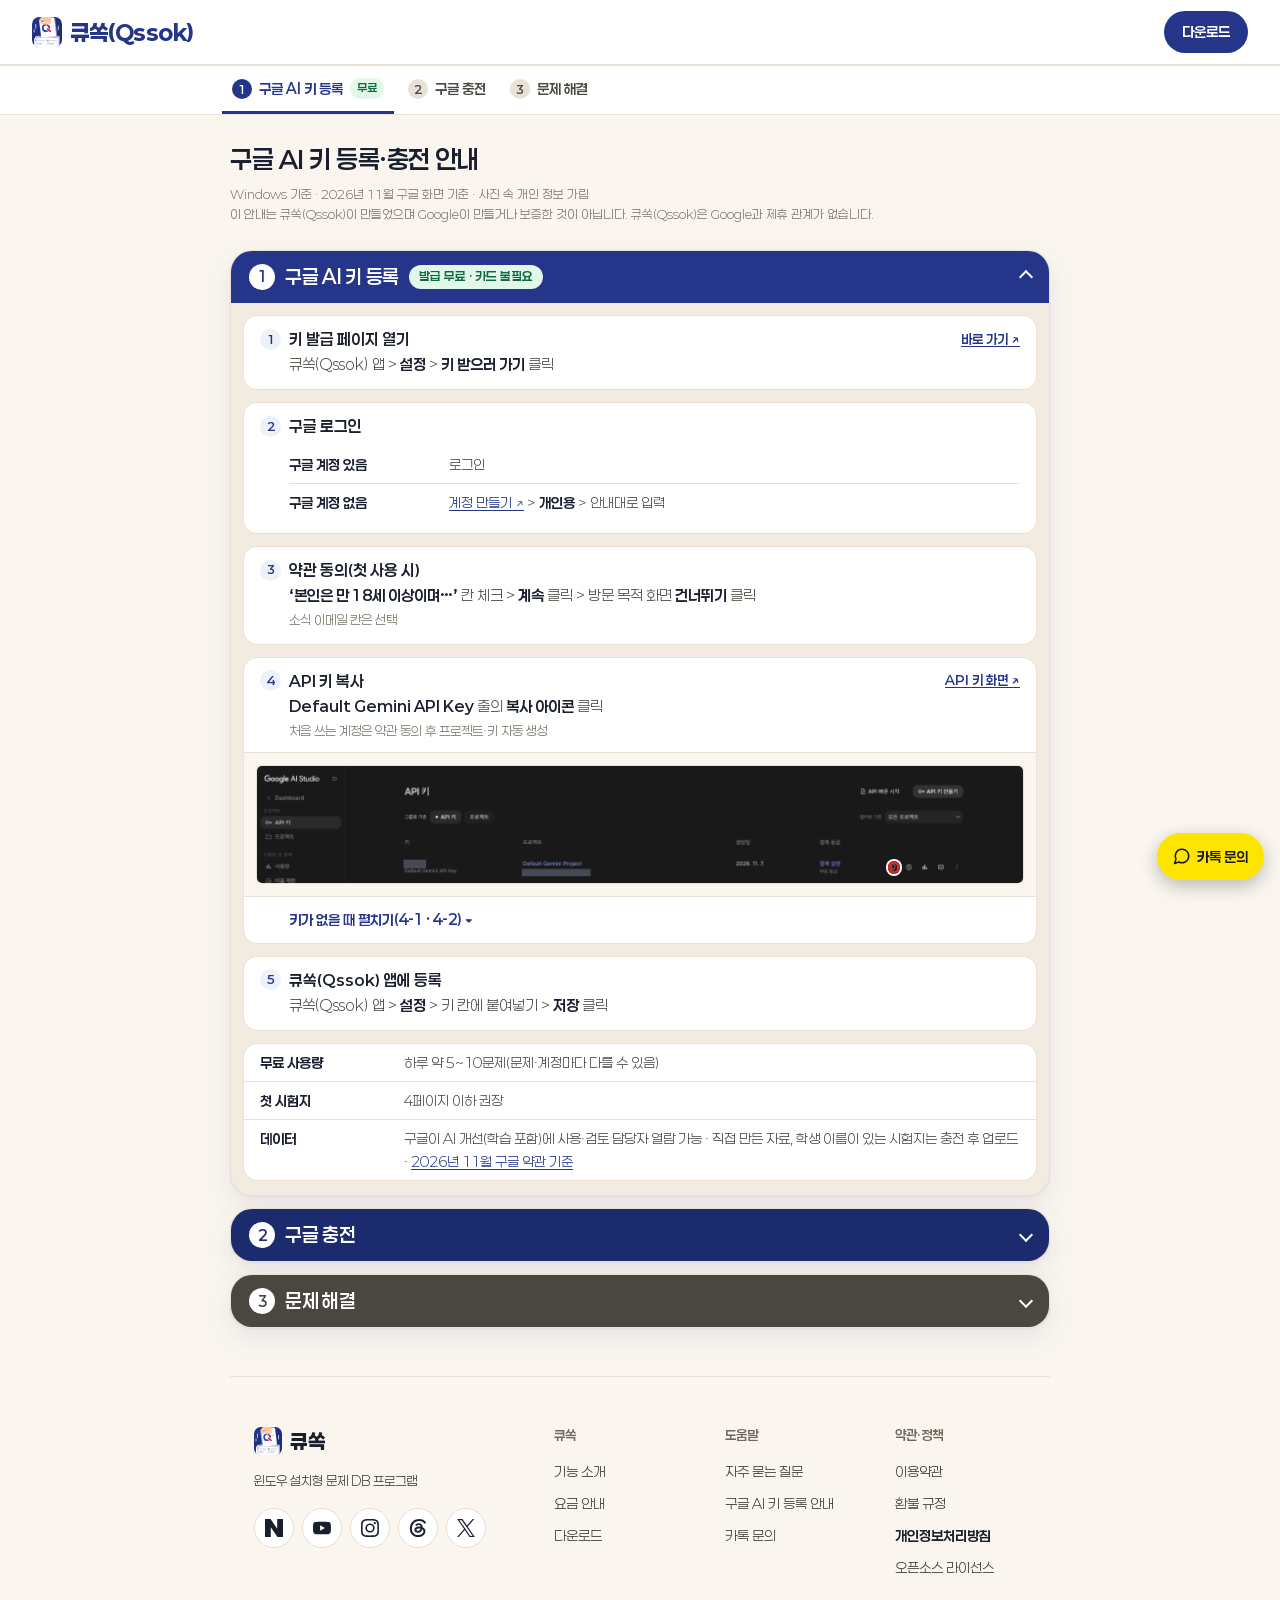
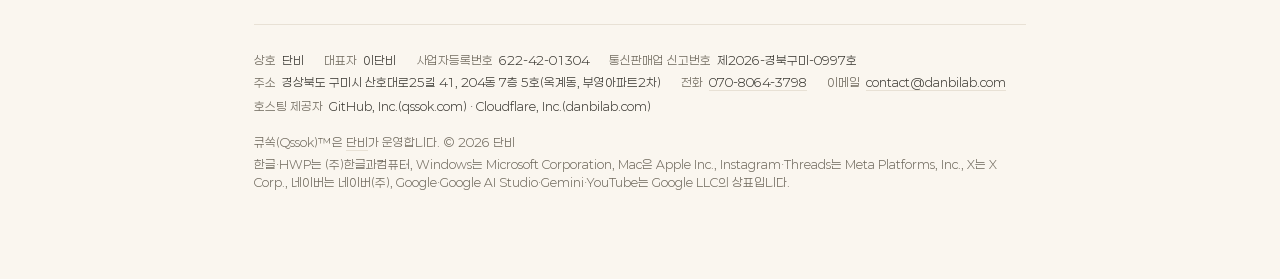
<file: guide/ai-key/index.html>
<!DOCTYPE html>
<html lang="ko">
<head>
<meta charset="UTF-8">
<meta name="viewport" content="width=device-width, initial-scale=1.0">
<title>구글 AI 키 등록·충전 안내 — 큐쏙(Qssok)</title>
<meta name="description" content="큐쏙(Qssok)에서 시험지를 추출하는 데 필요한 구글 AI 키 등록과 충전 절차 안내.">

<link rel="icon" href="../../favicon.svg" type="image/svg+xml">
<link rel="stylesheet" href="../../fonts.css">
<style>:root{--bg: #faf6ef;--surface: #ffffff;--surface-2: #f1ebe1;--ink: #1a1f2e;--ink-2: #4a4740;--ink-3: #7a7468;--accent: #24358a;--accent-deep: #1c2a6e;--line: #e8e1d5;--line-strong: #e8e1d5;--brand-700: #24358a;--brand-soft: #eef1fa;--warn-bg: #fff2dd;--warn-edge: #e9a84f;--warn-ink: #b5700f;--mark: #dc2626;--foot: #7a7468;--r: 22px;--sh: 0 1px 2px rgba(15,22,38,.05), 0 10px 28px rgba(28,42,110,.09)}*{margin:0;padding:0;box-sizing:border-box}html{scroll-behavior:smooth}body{font-family:"Paperlogy","IBM Plex Sans KR","Apple SD Gothic Neo","Malgun Gothic",sans-serif;color:var(--ink);background:var(--bg);font-size:15px;line-height:1.65;word-break:keep-all;overflow-wrap:anywhere}a{color:var(--brand-700);text-underline-offset:2px}.nav-cta{background:var(--accent);color:#fff;text-decoration:none;padding:9px 18px;border-radius:99px;font-size:14px;font-weight:600}.sitenav{background:#fff;border-bottom:1px solid var(--line)}.nav-inner{display:flex;align-items:center;justify-content:space-between;height:64px;max-width:1280px;margin:0 auto;padding:0 32px}.logo{font-size:22px;font-weight:700;letter-spacing:-0.5px}.logo span{color:var(--accent)}.logo{display:flex;align-items:center;gap:8px;color:inherit;text-decoration:none}.logo-ic{width:30px;height:30px;flex-shrink:0}.logo-t,.logo-t *{font-weight:800!important}.nav-cta:hover{background:var(--accent-deep)}.kakao-fab{position:fixed;right:16px;bottom:calc(20px + env(safe-area-inset-bottom));z-index:50;display:flex;align-items:center;gap:6px;background:#fee500;color:#191919;text-decoration:none;font-weight:700;font-size:14px;padding:12px 16px;border-radius:999px;box-shadow:0 6px 18px rgba(0,0,0,.25)}.kakao-fab:hover{filter:brightness(.96)}.kakao-fab .ic{width:18px;height:18px}.ic{width:14px;height:14px;fill:none;stroke:currentColor;stroke-width:2;stroke-linecap:round;stroke-linejoin:round;flex-shrink:0}.tabs{position:sticky;top:0;z-index:5;background:var(--surface);border-top:1px solid var(--line);border-bottom:1px solid var(--line-strong)}.tabs div{max-width:860px;margin:0 auto;padding:0 12px;display:flex;gap:4px}.tabs a{display:flex;align-items:center;gap:7px;height:48px;padding:0 10px;color:var(--ink-2);font-weight:600;font-size:14px;text-decoration:none;border-bottom:3px solid transparent;white-space:nowrap}.tabs i{width:20px;height:20px;border-radius:50%;background:var(--line);font:700 12px/20px "Paperlogy","IBM Plex Sans KR",sans-serif;text-align:center;font-style:normal}.tabs em{font-style:normal;font-size:11.5px;font-weight:700;color:#0b6b3a;background:#e3f6ea;border-radius:99px;padding:1px 7px}.tabs a.on{color:var(--brand-700);border-bottom-color:var(--brand-700)}.tabs a.on i{background:var(--brand-700);color:#fff}.page{max-width:860px;margin:0 auto;padding:28px 20px 0}h1{font-size:25px;line-height:1.35;letter-spacing:-0.5px}.meta{margin-top:8px;font-size:12.5px;color:var(--ink-3)}.part[open]{padding-bottom:14px}.part+.part{margin-top:12px}.part{margin-top:24px;background:var(--surface-2);border:1px solid var(--line-strong);border-radius:var(--r);box-shadow:var(--sh);overflow:hidden;scroll-margin-top:60px}summary{list-style:none;cursor:pointer}summary::-webkit-details-marker{display:none}.chev{margin-left:auto;width:10px;height:10px;border-right:2px solid #fff;border-bottom:2px solid #fff;transform:rotate(45deg)}[open]>summary .chev{transform:rotate(-135deg)}.band{padding:13px 18px;display:flex;flex-wrap:wrap;gap:6px 10px;align-items:center;color:#fff;-webkit-print-color-adjust:exact;print-color-adjust:exact}.band .no{flex:none;width:26px;height:26px;border-radius:50%;background:#fff;font-size:14px;font-weight:700;display:flex;align-items:center;justify-content:center}h2{font-size:19px;line-height:1.3;letter-spacing:-0.3px}.band .free{font-size:12.5px;font-weight:700;color:#0b6b3a;background:#e3f6ea;border-radius:99px;padding:2px 10px}.band .when{font-size:13px;opacity:.9}.p-free .band{background:var(--accent)}.p-free .no{color:var(--brand-700)}.p-charge .band{background:var(--accent-deep)}.p-charge .no{color:var(--accent-deep)}.p-help .band{background:var(--ink-2)}.p-help .no{color:var(--ink-2)}.step,.notice,.facts,.contact,.fix{margin:12px 12px 0}.name{padding:1px 7px;background:var(--brand-soft);color:var(--accent);border-radius:5px;font-weight:700}.step{scroll-margin-top:60px;background:var(--surface);border:1px solid var(--line-strong);border-radius:14px;overflow:hidden}h3{font-size:15.5px;line-height:1.45;font-weight:700}.step h3{padding:12px 16px 0;display:flex;gap:8px;align-items:center}.go{margin-left:auto;flex:none;font-size:13px;font-weight:600;color:var(--accent);text-underline-offset:2px}.n{flex:none;width:21px;height:21px;border-radius:50%;background:var(--brand-soft);color:var(--brand-700);font-size:12px;font-weight:700;display:flex;align-items:center;justify-content:center}.txt{padding:2px 16px 0 45px;color:var(--ink-2)}.txt:last-child{padding-bottom:12px}.sub{font-size:13px;color:var(--ink-3)}b{color:var(--ink);font-weight:600}table{border-collapse:collapse;font-size:14px}.step table{margin:8px 16px 12px 45px;width:calc(100% - 61px)}th{width:160px;padding:7px 12px 7px 0;text-align:left;vertical-align:top;font-weight:600}td{padding:7px 0;color:var(--ink-2);vertical-align:top}tr+tr th,tr+tr td{border-top:1px solid var(--line)}.step table+figure,.step .txt+figure{margin-top:10px}.facts{width:calc(100% - 24px);background:var(--surface);border:1px solid var(--line-strong);border-radius:14px;border-collapse:separate;border-spacing:0}.facts th{padding-left:16px}.facts td{padding-right:16px}.help th{width:46%;font-weight:500}.help thead th,.help thead td{font-size:12.5px;font-weight:600;color:var(--ink-3)}.contact{font-size:13px;color:var(--ink-2)}figure{border-top:1px solid var(--line);background:var(--bg);padding:12px}figcaption{margin-top:5px;text-align:center;font-size:12px;color:var(--ink-3)}figure+figure{border-top:0;padding-top:0}.shot{position:relative;display:block;margin:0 auto}.shot img{display:block;width:100%;height:auto;border-radius:6px;border:1px solid var(--line)}.box{position:absolute;border:3px solid var(--mark);border-radius:6px;box-shadow:0 0 0 2px #fff;pointer-events:none;-webkit-print-color-adjust:exact;print-color-adjust:exact}.box[data-n]::after{content:attr(data-n);position:absolute;top:-11px;left:-11px;width:20px;height:20px;border-radius:50%;background:var(--mark);color:#fff;font:700 12px/20px "Paperlogy","IBM Plex Sans KR",sans-serif;text-align:center}.key{border:1.5px solid var(--brand-700)}.more{border-top:1px solid var(--line)}.more>summary{padding:11px 16px 11px 45px;font-size:14px;font-weight:600;color:var(--accent)}.more>summary::after{content:" \25be"}.more[open]>summary::after{content:" \25b4"}.case h4{display:flex;gap:8px;align-items:center;padding-left:16px}.n.wide{width:auto;padding:0 7px;border-radius:99px}.case .sub{display:block}.case{margin-top:10px;padding:0 0 2px;border-top:1px solid var(--line)}h4{font-size:14.5px;font-weight:700}.case h4{padding:10px 16px 0 45px}.case p{padding:2px 16px 10px 45px;color:var(--ink-2)}.case figure{border-top:0;padding:0 12px 10px 45px;background:none}.case figure+figure{padding-top:0}.fix{padding:12px 16px;background:var(--surface);border:1px solid var(--line-strong);border-radius:14px}.fix h4{color:var(--ink-3);font-size:12.5px}.fix p{padding:8px 0}.fix p+p{border-top:1px solid var(--line)}.fix p:last-child{padding-bottom:0}.fix p span{display:block;color:var(--ink-2);font-size:14px}.fix p span::before{content:"\2192  ";color:var(--ink-3)}.price{font-size:24px;font-weight:700;letter-spacing:-0.4px}.price span{margin-left:6px;font-size:15px;font-weight:500;letter-spacing:0;color:var(--ink-2)}.price-if{font-size:12.5px;color:var(--ink-3)}.notice table{margin-top:8px;width:100%}.notice th{width:84px}.notice{padding:14px 18px;background:var(--surface);border:1px solid var(--line-strong);border-left:4px solid var(--warn-edge);border-radius:14px;-webkit-print-color-adjust:exact;print-color-adjust:exact}.notice h3{color:var(--warn-ink)}.notice ul{list-style:none;margin-top:6px}.notice li{position:relative;padding-left:14px;font-weight:500}.notice li+li{margin-top:4px}.notice li::before{content:"";position:absolute;left:0;top:10px;width:5px;height:5px;border-radius:50%;background:var(--warn-edge)}.notice small{display:block;font-size:12.5px;font-weight:400;color:var(--ink-2)}footer{margin-top:32px;padding:28px 0 80px;text-align:center;border-top:1px solid var(--line);font-size:13px;color:var(--foot);line-height:1.8}footer a{color:var(--accent);font-weight:600;text-underline-offset:2px}@media(max-width:640px){h1{font-size:21px}.tabs div{padding:0 6px;gap:0}.tabs a{padding:0 6px;font-size:13px;gap:5px}.tabs em{display:none}.nav-inner{padding:0 16px}.step,.notice,.facts,.contact,.fix{margin-left:8px;margin-right:8px}.facts{width:calc(100% - 16px)}.txt{padding-left:16px}.case h4,.case p,.more>summary{padding-left:16px}.case figure{padding-left:12px}.step table{margin-left:16px;width:calc(100% - 32px)}th{width:96px}.help th{width:46%}figure{padding:8px}}@media print{html{scroll-behavior:auto}body{background:#fff}.sitenav,.tabs,.kakao-fab{display:none}.step,.notice,.facts,.fix,.band{break-inside:avoid}#charge{break-before:page}a[href*=aistudio]::after{content:" (" attr(href) ")";font-size:11px}}</style>
<style>footer.sf{--sf-k:#1a1f2e;--sf-v:#3a3832;--sf-f:#6e685c;--sf-l:#e8e1d5;--sf-o:#fff;container-type:inline-size;display:block;width:100%;max-width:none;margin:48px 0 0;padding:48px 0 88px;border-top:1px solid var(--sf-l);text-align:left;color:var(--sf-v);font-size:14px;line-height:1.6;word-break:keep-all;overflow-wrap:normal}footer.sf *{box-sizing:border-box}footer.sf a{color:inherit;font-weight:inherit;text-decoration:none;text-underline-offset:3px}footer.sf a:hover{text-decoration:underline}footer.sf a:focus-visible{outline:2px solid var(--sf-k);outline-offset:2px;border-radius:4px}footer.sf ul,footer.sf dl,footer.sf p,footer.sf dt,footer.sf dd{list-style:none;margin:0;padding:0;border:0;background:none}footer.sf .sf-in{max-width:1040px;margin:0 auto;padding:0 24px}footer.sf .sf-top{display:grid;grid-template-columns:260px 1fr 1fr 1fr;column-gap:40px}footer.sf .sf-cols{display:contents}footer.sf .sf-logo{display:inline-flex;align-items:center;gap:8px;color:var(--sf-k)}footer.sf .sf-logo:hover{text-decoration:none}footer.sf .sf-ic{width:28px;height:28px;flex:none}footer.sf .sf-logo b{font-size:20px;font-weight:800}footer.sf .sf-intro{margin-top:10px;font-size:13px}footer.sf .sf-sns{display:flex;gap:8px;margin-top:16px}footer.sf .sf-sns a{display:grid;place-items:center;width:40px;height:40px;border:1px solid var(--sf-l);border-radius:50%;background:var(--sf-o);color:var(--sf-k)}footer.sf .sf-sns svg{width:18px;height:18px;fill:currentColor}footer.sf .sf-h{margin-bottom:10px;font-size:13px;font-weight:600;color:var(--sf-f)}footer.sf .sf-col a{display:block;line-height:32px}footer.sf strong{font-weight:700;color:var(--sf-k)}footer.sf .sf-biz{margin-top:40px;padding-top:24px;border-top:1px solid var(--sf-l);font-size:12px;line-height:22px}footer.sf .sf-biz dl{display:flex;flex-wrap:wrap;gap:2px 20px}footer.sf .sf-biz dl>div{white-space:nowrap}footer.sf .sf-biz dl>div.sf-wr{white-space:normal}footer.sf dt{display:inline;margin-right:6px;color:var(--sf-f)}footer.sf dd{display:inline;margin:0}footer.sf .sf-mo{display:none}footer.sf .sf-u{text-decoration:underline;text-decoration-color:var(--sf-l)}footer.sf .sf-run,footer.sf .sf-tm{font-size:12px;line-height:18px;color:var(--sf-f)}footer.sf .sf-run{margin-top:16px}footer.sf .sf-tm{margin-top:4px}@container (max-width:640px){footer.sf .sf-in{padding:0 16px}footer.sf .sf-top{display:block}footer.sf .sf-sns{margin:16px 0 20px;padding-bottom:20px;border-bottom:1px solid var(--sf-l)}footer.sf .sf-sns a{width:44px;height:44px}footer.sf .sf-cols{display:grid;grid-template-columns:minmax(0,1fr) minmax(0,1fr);column-gap:16px}footer.sf .sf-col,footer.sf .sf-col ul{display:contents}footer.sf .sf-intro,footer.sf .sf-h,footer.sf .sf-c1,footer.sf .o-faq{display:none}footer.sf .o-terms{order:1}footer.sf .o-pp{order:2}footer.sf .o-refund{order:3}footer.sf .o-lic{order:4}footer.sf .o-kakao{order:5}footer.sf .o-key{order:6}footer.sf .sf-biz{margin-top:16px;padding-top:0;border-top:0;line-height:17px}footer.sf .sf-biz dl{display:grid;grid-template-columns:minmax(0,1fr) minmax(0,1fr);column-gap:16px;row-gap:4px}footer.sf .sf-biz dl+dl{margin-top:4px}footer.sf .sf-biz dl>div{display:contents}footer.sf .sf-pc{display:none!important}footer.sf dt,footer.sf dd{display:block;margin:0;white-space:normal}footer.sf .sf-h1{display:block;white-space:normal}footer.sf .sf-hs{display:none}}</style>
</head>
<body>
<div class="sitenav"><div class="nav-inner"><a class="logo" href="../../" aria-label="큐쏙(Qssok) 홈"><svg class="logo-ic" viewBox="4 4 112 112" aria-hidden="true" focusable="false"><defs><linearGradient id="lg-gHand" x1="0" y1="0" x2="0" y2="1"><stop offset="0" stop-color="#ffd8b3"></stop><stop offset="1" stop-color="#ffbe8f"></stop></linearGradient><g id="lg-hand"> <path d="M -15 6 C -23 12 -26 22 -22 31" fill="none" stroke="#ffc89d" stroke-width="8" stroke-linecap="round"></path> <rect x="-8" y="-30" width="16" height="28" rx="8" fill="url(#lg-gHand)"></rect> <rect x="-17" y="-7" width="34" height="31" rx="13" fill="url(#lg-gHand)"></rect> <path d="M -12.5 13 V 34" fill="none" stroke="#ffc49a" stroke-width="6.4" stroke-linecap="round"></path> <path d="M -4.5 15 V 38" fill="none" stroke="#ffc49a" stroke-width="6.4" stroke-linecap="round"></path> <path d="M 3.5 15 V 38" fill="none" stroke="#ffc49a" stroke-width="6.4" stroke-linecap="round"></path> <path d="M 11.5 13 V 34" fill="none" stroke="#ffc49a" stroke-width="6.4" stroke-linecap="round"></path> </g><filter id="lg-tShadow" x="-20%" y="-20%" width="140%" height="150%"><feDropShadow dx="0" dy="3" stdDeviation="3" flood-color="#1a2a8a" flood-opacity=".35"></feDropShadow></filter><linearGradient id="lg-fB0" gradientUnits="userSpaceOnUse" x1="4" y1="4" x2="116" y2="116"><stop offset="0" stop-color="#24358a"></stop><stop offset="1" stop-color="#1c2a6e"></stop></linearGradient><linearGradient id="lg-fR0" gradientUnits="userSpaceOnUse" x1="27" y1="23" x2="89" y2="85"><stop offset="0" stop-color="#3550c8"></stop><stop offset="1" stop-color="#2a3f8f"></stop></linearGradient><clipPath id="lg-cw"><rect x="4" y="4" width="112" height="112" rx="27"/></clipPath></defs><g clip-path="url(#lg-cw)"><rect x="4" y="4" width="112" height="112" fill="url(#lg-fB0)"/><rect x="18" y="74" width="90" height="50" rx="4" fill="#8f9fd6"/><rect x="15" y="77" width="90" height="50" rx="4" fill="#c3cceb"/><g transform="translate(4 -8) rotate(-7 58 50)"><rect x="30" y="16" width="58" height="72" rx="6" fill="#fff" filter="url(#lg-tShadow)"/><rect x="37" y="23" width="22" height="5" rx="2" fill="#3550c8"/><circle cx="52" cy="52" r="12" fill="none" stroke="url(#lg-fR0)" stroke-width="6.5"/><path d="M 57.4 57.4 L 66.4 66.4" stroke="#fff" stroke-width="10.4" stroke-linecap="round"/><path d="M 57.4 57.4 L 66.4 66.4" stroke="#e0243f" stroke-width="6.5" stroke-linecap="round"/><rect x="70" y="46" width="12" height="3.5" rx="1.75" fill="#c5cde4"/><rect x="70" y="53" width="9" height="3.5" rx="1.75" fill="#dfe3f0"/><use href="#lg-hand" transform="translate(59 4) scale(.95)"/></g><rect x="12" y="82" width="90" height="50" rx="4" fill="#fff"/><rect x="56.5" y="88" width="1" height="40" fill="#c5cde4"/><path d="M0.6 0.9 L1.6 0 L1.6 4.4" transform="translate(17 89) scale(1.1363636363636362)" fill="none" stroke="#14213d" stroke-width="1.232" stroke-linecap="round" stroke-linejoin="round"/><circle cx="22" cy="93.4" r=".8" fill="#14213d"/><rect x="24" y="90.2" width="29.0" height="2.6" rx="1.3" fill="#c5cde4"/><rect x="17" y="97" width="35.0" height="2.6" rx="1.3" fill="#dfe3f0"/><circle cx="19.2" cy="104.4" r="2.1" fill="none" stroke="#5b6b85" stroke-width=".45"/><path d="M0.6 0.9 L1.6 0 L1.6 4.4" transform="translate(18.45 103.3) scale(0.5)" fill="none" stroke="#5b6b85" stroke-width="0.9" stroke-linecap="round" stroke-linejoin="round"/><circle cx="24.2" cy="104.4" r="2.1" fill="none" stroke="#5b6b85" stroke-width=".45"/><path d="M0.2 1 C0.4 -0.2,2.8 -0.2,2.8 1.2 C2.8 2.2,0.2 3.2,0.2 4.4 L2.9 4.4" transform="translate(23.45 103.3) scale(0.5)" fill="none" stroke="#5b6b85" stroke-width="0.9" stroke-linecap="round" stroke-linejoin="round"/><circle cx="29.2" cy="104.4" r="2.1" fill="none" stroke="#5b6b85" stroke-width=".45"/><path d="M0.3 0.4 C1.5 -0.3,2.9 0.4,2.6 1.4 C2.4 2,1.4 2.1,1.2 2.1 C2.6 2.1,3 3,2.6 3.8 C2.1 4.6,0.6 4.6,0.2 4" transform="translate(28.45 103.3) scale(0.5)" fill="none" stroke="#5b6b85" stroke-width="0.9" stroke-linecap="round" stroke-linejoin="round"/><circle cx="34.2" cy="104.4" r="2.1" fill="none" stroke="#5b6b85" stroke-width=".45"/><path d="M2.2 4.4 L2.2 0 L0 3 L3 3" transform="translate(33.45 103.3) scale(0.5)" fill="none" stroke="#5b6b85" stroke-width="0.9" stroke-linecap="round" stroke-linejoin="round"/><circle cx="39.2" cy="104.4" r="2.1" fill="none" stroke="#5b6b85" stroke-width=".45"/><path d="M2.8 0 L0.6 0 L0.4 2 C1.5 1.4,2.9 1.8,2.9 3 C2.9 4.3,1 4.7,0.2 4" transform="translate(38.45 103.3) scale(0.5)" fill="none" stroke="#5b6b85" stroke-width="0.9" stroke-linecap="round" stroke-linejoin="round"/><path d="M0.2 1 C0.4 -0.2,2.8 -0.2,2.8 1.2 C2.8 2.2,0.2 3.2,0.2 4.4 L2.9 4.4" transform="translate(61.0 89) scale(1.1363636363636362)" fill="none" stroke="#14213d" stroke-width="1.232" stroke-linecap="round" stroke-linejoin="round"/><circle cx="66.0" cy="93.4" r=".8" fill="#14213d"/><rect x="68.0" y="90.2" width="29.0" height="2.6" rx="1.3" fill="#c5cde4"/><rect x="61.0" y="97" width="35.0" height="2.6" rx="1.3" fill="#dfe3f0"/><circle cx="63.2" cy="104.4" r="2.1" fill="none" stroke="#5b6b85" stroke-width=".45"/><path d="M0.6 0.9 L1.6 0 L1.6 4.4" transform="translate(62.45 103.3) scale(0.5)" fill="none" stroke="#5b6b85" stroke-width="0.9" stroke-linecap="round" stroke-linejoin="round"/><circle cx="68.2" cy="104.4" r="2.1" fill="none" stroke="#5b6b85" stroke-width=".45"/><path d="M0.2 1 C0.4 -0.2,2.8 -0.2,2.8 1.2 C2.8 2.2,0.2 3.2,0.2 4.4 L2.9 4.4" transform="translate(67.45 103.3) scale(0.5)" fill="none" stroke="#5b6b85" stroke-width="0.9" stroke-linecap="round" stroke-linejoin="round"/><circle cx="73.2" cy="104.4" r="2.1" fill="none" stroke="#5b6b85" stroke-width=".45"/><path d="M0.3 0.4 C1.5 -0.3,2.9 0.4,2.6 1.4 C2.4 2,1.4 2.1,1.2 2.1 C2.6 2.1,3 3,2.6 3.8 C2.1 4.6,0.6 4.6,0.2 4" transform="translate(72.45 103.3) scale(0.5)" fill="none" stroke="#5b6b85" stroke-width="0.9" stroke-linecap="round" stroke-linejoin="round"/><circle cx="78.2" cy="104.4" r="2.1" fill="none" stroke="#5b6b85" stroke-width=".45"/><path d="M2.2 4.4 L2.2 0 L0 3 L3 3" transform="translate(77.45 103.3) scale(0.5)" fill="none" stroke="#5b6b85" stroke-width="0.9" stroke-linecap="round" stroke-linejoin="round"/><circle cx="83.2" cy="104.4" r="2.1" fill="none" stroke="#5b6b85" stroke-width=".45"/><path d="M2.8 0 L0.6 0 L0.4 2 C1.5 1.4,2.9 1.8,2.9 3 C2.9 4.3,1 4.7,0.2 4" transform="translate(82.45 103.3) scale(0.5)" fill="none" stroke="#5b6b85" stroke-width="0.9" stroke-linecap="round" stroke-linejoin="round"/><rect x="15" y="85" width="9" height="2.2" rx="1" fill="#8a94a6" transform="rotate(-35 19 86)"/><path d="M 18 46 L 18 32 M 102 52 L 102 38 M 12 60 L 12 52" stroke="#c5cde4" stroke-width="3.5" stroke-linecap="round"/></g></svg><span class="logo-t">큐쏙<span>(Qssok)</span></span></a><a class="nav-cta" href="../../#download">다운로드</a></div></div>
<nav class="tabs" aria-label="안내 영역">
  <div>
    <a href="#free"><i>1</i>구글 AI 키 등록<em>무료</em></a>
    <a href="#charge"><i>2</i>구글 충전</a>
    <a href="#help"><i>3</i>문제 해결</a>
  </div>
</nav>

<main class="page">
  <h1>구글 AI 키 등록·충전 안내</h1>
  <p class="meta">Windows 기준 · 2026년 11월 구글 화면 기준 · 사진 속 개인 정보 가림<br>
  이 안내는 큐쏙(Qssok)이 만들었으며 Google이 만들거나 보증한 것이 아닙니다. 큐쏙(Qssok)은 Google과 제휴 관계가 없습니다.</p>

  <details class="part p-free" id="free" open>
  <summary class="band"><span class="no">1</span><h2>구글 AI 키 등록</h2><span class="free">발급 무료 · 카드 불필요</span><span class="chev" aria-hidden="true"></span></summary>

  <section class="step">
    <h3><span class="n">1</span>키 발급 페이지 열기<a class="go" href="https://aistudio.google.com/apikey" target="_blank" rel="noopener">바로 가기 ↗</a></h3>
    <p class="txt">큐쏙(Qssok) 앱 &gt; <b>설정</b> &gt; <b>키 받으러 가기</b> 클릭</p>
  </section>

  <section class="step">
    <h3><span class="n">2</span>구글 로그인</h3>
    <table>
      <tr><th>구글 계정 있음</th><td>로그인</td></tr>
      <tr><th>구글 계정 없음</th><td><a href="https://accounts.google.com/signup" target="_blank" rel="noopener">계정 만들기 ↗</a> &gt; <b>개인용</b> &gt; 안내대로 입력</td></tr>
    </table>
  </section>

  <section class="step">
    <h3><span class="n">3</span>약관 동의(첫 사용 시)</h3>
    <p class="txt"><b>‘본인은 만 18세 이상이며…’</b> 칸 체크 &gt; <b>계속</b> 클릭 &gt; 방문 목적 화면 <b>건너뛰기</b> 클릭</p>
    <p class="txt sub">소식 이메일 칸은 선택</p>
  </section>

  <section class="step">
    <h3><span class="n">4</span>API 키 복사<a class="go" href="https://aistudio.google.com/apikey" target="_blank" rel="noopener">API 키 화면 ↗</a></h3>
    <p class="txt"><b>Default Gemini API Key</b> 줄의 <b>복사 아이콘</b> 클릭</p>
    <p class="txt sub">처음 쓰는 계정은 약관 동의 후 프로젝트·키 자동 생성</p>
    <figure class="full"><a class="shot" href="img/first-keys.png" target="_blank" rel="noopener"><img src="img/first-keys.png" width="1568" height="240" alt="처음 쓰는 계정의 API 키 화면. 자동으로 생긴 키 줄의 복사 아이콘에 빨간 네모 표시"><i class="box" style="left:82.3%;top:80%;width:1.5%;height:11%"></i></a></figure>
    <details class="more">
      <summary>키가 없을 때 펼치기(4-1 · 4-2)</summary>
      <div class="case">
        <h4><span class="n wide">4-1</span>프로젝트 만들기(프로젝트가 없을 때)<a class="go" href="https://aistudio.google.com/projects" target="_blank" rel="noopener">프로젝트 화면 ↗</a></h4>
        <p>왼쪽 메뉴 <b>프로젝트</b> &gt; <b>새 프로젝트 만들기</b> 클릭 &gt; 이름에 <b class="name">Qssok</b> 입력 &gt; <b>프로젝트 만들기</b> 클릭<br><span class="sub">기본 이름은 한글이 있어 오류 표시 · 영문으로 입력</span></p>
    <figure class="full"><a class="shot" href="img/full-projects.png" target="_blank" rel="noopener"><img src="img/full-projects.png" width="1568" height="412" alt="프로젝트 화면 전체. 왼쪽 메뉴 프로젝트와 새 프로젝트 만들기 단추에 번호 붙은 빨간 네모 표시"><i class="box" data-n="1" style="left:0.4%;top:31.3%;width:10.3%;height:5.8%"></i><i class="box" data-n="2" style="left:75.3%;top:9.5%;width:7.2%;height:6.2%"></i></a></figure>
    <figure><a class="shot" style="max-width:520px" href="img/new-project.png" target="_blank" rel="noopener"><img src="img/new-project.png" width="1372" height="464" alt="새 프로젝트 만들기 창. 이름 칸에 한글 오류가 표시된 모습에 빨간 네모 표시"><i class="box" style="left:2.2%;top:38%;width:95.6%;height:16%"></i></a></figure>
      </div>
      <div class="case">
        <h4><span class="n wide">4-2</span>API 키 만들기<a class="go" href="https://aistudio.google.com/apikey" target="_blank" rel="noopener">API 키 화면 ↗</a></h4>
        <p>왼쪽 메뉴 <b>API 키</b> &gt; <b>API 키 만들기</b> 클릭 &gt; 프로젝트 선택 &gt; <b>키 만들기</b> 클릭 &gt; 만든 키 줄의 <b>복사 아이콘</b> 클릭</p>
    <figure class="full"><a class="shot" href="img/full-keys.png" target="_blank" rel="noopener"><img src="img/full-keys.png" width="1568" height="480" alt="API 키 화면 전체. 왼쪽 메뉴 API 키와 API 키 만들기 단추에 번호 붙은 빨간 네모 표시"><i class="box" data-n="1" style="left:0.4%;top:20.8%;width:10.3%;height:5%"></i><i class="box" data-n="2" style="left:84.3%;top:7.7%;width:6.6%;height:5.6%"></i></a></figure>
    <figure><a class="shot" style="max-width:440px" href="img/new-key.png" target="_blank" rel="noopener"><img src="img/new-key.png" width="1042" height="620" alt="새 키 만들기 창의 키 만들기 단추에 빨간 네모 표시"><i class="box" style="left:79%;top:75%;width:17%;height:12%"></i></a></figure>
      </div>
    </details>
  </section>

  <section class="step">
    <h3><span class="n">5</span>큐쏙(Qssok) 앱에 등록</h3>
    <p class="txt">큐쏙(Qssok) 앱 &gt; <b>설정</b> &gt; 키 칸에 붙여넣기 &gt; <b>저장</b> 클릭</p>
  </section>

  <table class="facts">
    <tr><th>무료 사용량</th><td>하루 약 5~10문제(문제·계정마다 다를 수 있음)</td></tr>
    <tr><th>첫 시험지</th><td>4페이지 이하 권장</td></tr>
    <tr><th>데이터</th><td>구글이 AI 개선(학습 포함)에 사용·검토 담당자 열람 가능 · 직접 만든 자료, 학생 이름이 있는 시험지는 충전 후 업로드 · <a href="https://ai.google.dev/gemini-api/terms" target="_blank" rel="noopener">2026년 11월 구글 약관 기준</a></td></tr>
  </table>
  </details>

  <details class="part p-charge" id="charge">
  <summary class="band"><span class="no">2</span><h2>구글 충전</h2><span class="chev" aria-hidden="true"></span></summary>

  <div class="notice">
    <p class="price">최소 8,000원 <span>약 1,000문제(수학 문제 기준 · 모의고사 기준 · 해설 제외 · 한 번 추출 기준 · 문제지에 따라 적게는 약 800문제)</span></p>
    <p class="price-if">문제 수는 과목·문제 길이에 따라 달라짐 · 2026년 11월 24일 기준 · 구글 정책에 따라 2027년 1월 1일부터 구글 AI 사용료 2배 인상 예정</p>
    <table>
      <tr><th>결제처</th><td>구글에 지불 · 큐쏙(Qssok) 이용료와 별도</td></tr>
      <tr><th>충전 금액</th><td>본인 구글 계정에 보관</td></tr>
      <tr><th>환불·기간</th><td><b>환불 불가 · 충전일부터 1년 뒤 소멸</b> (구글 정책)</td></tr>
    </table>
  </div>

  <section class="step">
    <h3><span class="n">1</span>키 확인<a class="go" href="https://aistudio.google.com/apikey" target="_blank" rel="noopener">API 키 화면 ↗</a></h3>
    <p class="txt">API 키 화면에서 큐쏙(Qssok) 앱에 등록한 키의 결제 등급 확인</p>
    <table>
      <tr><th>무료 등급</th><td><b>결제 설정</b> 클릭 &gt; <a href="#card">카드 등록</a></td></tr>
      <tr><th>Tier 1</th><td>카드 등록 완료 &gt; <a href="#pay">금액 입력·결제</a></td></tr>
    </table>
    <figure class="full"><a class="shot" href="img/first-keys.png" target="_blank" rel="noopener"><img src="img/first-keys.png" width="1568" height="240" alt="API 키 화면. 결제 등급 칸의 결제 설정에 빨간 네모 표시"><i class="box" style="left:73.1%;top:78%;width:3.3%;height:10%"></i></a></figure>
  </section>

  <section class="step" id="card">
    <h3><span class="n">2</span>카드 등록</h3>
    <table>
      <tr><th>Google Cloud Billing 계정 설정 창</th><td>① 국가 대한민국 확인 &gt; ② 서비스 약관 칸 2개 체크(둘 다 필수) &gt; ③ <b>동의 및 계속</b> 클릭</td></tr>
      <tr><th>결제 계정 세부정보 추가 창</th><td>① 국가 <b>대한민국</b>으로 바꾸기(사진은 미국으로 뜬 예) &gt; ② 이름과 주소 입력 &gt; ③ 카드 입력 &gt; ④ <b>제출</b> 클릭</td></tr>
      <tr><th>프로필 유형</th><td>개인·개인 사업자 <b>개인</b> / 기업·법인 <b>회사명</b> · 기본값 확인 · 가입 후 변경 불가 · 세금계산서가 필요한 사업자는 고르기 전 세무 담당자 확인</td></tr>
    </table>
    <p class="txt sub">세금 정보는 선택 · 가입 환영 크레딧 $300은 Gemini API 제외(충전 필요) · 결제 계정 목록이 뜨면 <b>새 결제 계정 추가</b> 클릭</p>
    <figure><a class="shot" style="max-width:440px" href="img/billing-terms.png" target="_blank" rel="noopener"><img src="img/billing-terms.png" width="1048" height="1066" alt="Google Cloud Billing 계정 설정 창. 국가, 서비스 약관 칸 2개, 동의 및 계속 단추에 번호 붙은 빨간 네모 표시"><i class="box" data-n="1" style="left:3.8%;top:4.9%;width:80%;height:5.4%"></i><i class="box" data-n="2" style="left:4.2%;top:22.2%;width:3.6%;height:3.2%"></i><i class="box" style="left:4.2%;top:38%;width:3.6%;height:3.2%"></i><i class="box" data-n="3" style="left:78%;top:91.2%;width:14.6%;height:5.1%"></i></a></figure>
    <figure><a class="shot" style="max-width:440px" href="img/billing-form.png" target="_blank" rel="noopener"><img src="img/billing-form.png" width="1122" height="1064" alt="결제 계정 세부정보 추가 창. 국가, 이름과 주소, 결제 수단, 제출에 번호 붙은 빨간 네모 표시"><i class="box" data-n="1" style="left:3.8%;top:88.6%;width:15%;height:5.4%"></i><i class="box" data-n="2" style="left:5%;top:21%;width:51%;height:10.6%"></i><i class="box" data-n="3" style="left:5%;top:41.8%;width:51%;height:10.6%"></i><i class="box" data-n="4" style="left:5%;top:70%;width:8.6%;height:6.4%"></i></a></figure>
  </section>

  <section class="step" id="pay">
    <h3><span class="n">3</span>금액 입력·결제<a class="go" href="https://aistudio.google.com/billing" target="_blank" rel="noopener">결제 화면 ↗</a></h3>
    <p class="txt">결제 화면 &gt; <b>크레딧 구매하기</b> 클릭 &gt; ① <b>기타 금액</b>에 8,000원 이상 입력 &gt; ② <b>결제하기</b> 클릭</p>
    <p class="txt sub">첫 결제 창은 사진과 다를 수 있음 · 자동 충전 불필요</p>
    <figure class="full"><a class="shot" href="img/full-billing.png" target="_blank" rel="noopener"><img src="img/full-billing.png" width="1568" height="480" alt="결제 화면 전체. 왼쪽 메뉴 결제와 크레딧 구매하기에 번호 붙은 빨간 네모 표시"><i class="box" data-n="1" style="left:0.4%;top:56.7%;width:10.3%;height:5.2%"></i><i class="box" data-n="2" style="left:52.5%;top:91%;width:5.4%;height:4.4%"></i></a></figure>
    <figure><a class="shot" style="max-width:400px" href="img/buy.png" target="_blank" rel="noopener"><img src="img/buy.png" width="1020" height="768" alt="결제하기 창의 기타 금액 칸과 결제하기 단추에 번호 붙은 빨간 네모 표시"><i class="box" data-n="1" style="left:4.4%;top:65%;width:91%;height:8.4%"></i><i class="box" data-n="2" style="left:75.4%;top:83.6%;width:20.2%;height:11%"></i></a></figure>
  </section>

  <section class="step">
    <h3><span class="n">4</span>사용 한도 확인(선택)</h3>
    <table>
      <tr><th>월 지출 한도</th><td><a href="https://aistudio.google.com/spend" target="_blank" rel="noopener">지출 화면 ↗</a> &gt; <b>지출 한도 설정</b>(설정한 뒤엔 <b>지출 한도 수정</b>) 클릭 · 매월 1일(태평양 표준시) 초기화</td></tr>
      <tr><th>일일 요청 한도</th><td><a href="https://aistudio.google.com/rate-limit" target="_blank" rel="noopener">비율 제한 화면 ↗</a> &gt; <b>RPD</b> 칸 확인</td></tr>
    </table>
    <figure class="full"><a class="shot" href="img/full-spend.png" target="_blank" rel="noopener"><img src="img/full-spend.png" width="1568" height="277" alt="지출 화면 전체. 왼쪽 메뉴 지출과 지출 한도 단추에 번호 붙은 빨간 네모 표시"><i class="box" data-n="1" style="left:0.4%;top:88%;width:10.3%;height:8.8%"></i><i class="box" data-n="2" style="left:47.7%;top:49%;width:5.6%;height:9.6%"></i></a></figure>
    <figure class="full"><a class="shot" href="img/full-rate.png" target="_blank" rel="noopener"><img src="img/full-rate.png" width="1568" height="320" alt="비율 제한 화면 전체. 왼쪽 메뉴 비율 제한과 RPD 칸에 번호 붙은 빨간 네모 표시"><i class="box" data-n="1" style="left:0.4%;top:67.2%;width:10.3%;height:7.8%"></i><i class="box" data-n="2" style="left:76.3%;top:66%;width:7.5%;height:20.5%"></i></a></figure>
  </section>

  <table class="facts">
    <tr><th>유료 API 키 설정 시</th><td>보통 10분 이내 결제 등급에 <b>Tier 1</b> 표시</td></tr>
    <tr><th>이어서 추출</th><td>큐쏙(Qssok) 앱 &gt; 문제 DB &gt; <b>이어서 할 시험지</b></td></tr>
    <tr><th>잔액 0원</th><td>재충전 전까지 추출 중지</td></tr>
    <tr><th>데이터</th><td>구글이 AI 개선에 사용하지 않음 · 부정 사용 방지 기록만 일정 기간 보관</td></tr>
  </table>
  </details>

  <details class="part p-help" id="help">
  <summary class="band"><span class="no">3</span><h2>문제 해결</h2><span class="chev" aria-hidden="true"></span></summary>
  <div class="fix">
    <h4>키 등록</h4>
    <p><b>키 화면이 안 보임</b><span>왼쪽 메뉴 <b>API 키</b> 클릭</span></p>
    <p><b>키를 만들 권한이 없음</b><span>개인 구글 계정으로 로그인</span></p>
    <p><b>‘구글이 모르는 키입니다’</b><span>복사 아이콘으로 다시 복사 &gt; 붙여넣기</span></p>
  </div>
  <div class="fix">
    <h4>추출 중 멈춤</h4>
    <p><b>‘오늘 무료 사용량을 모두 소진했습니다’</b><span>한국 시간 오후 5시(여름 오후 4시) 이후 이어서 추출, 또는 <a href="#charge">구글 충전</a></span></p>
    <p><b>‘충전 잔액이 없거나 결제 한도에 걸려 멈췄습니다’</b><span><a href="#charge">구글 충전</a> &gt; 큐쏙(Qssok) 앱 &gt; 문제 DB &gt; <b>이어서 할 시험지</b></span></p>
  </div>
  <div class="fix">
    <h4>충전 잔액이 남아 있는데 멈춤</h4>
    <p><b>‘오늘 구글 AI 사용 한도에 도달했습니다’</b><span>구글 하루 한도 · 충전으로 해제 안 됨 · 한국 시간 오후 5시(여름 오후 4시) 이후 이어서 추출 · <a href="https://aistudio.google.com/rate-limit" target="_blank" rel="noopener">비율 제한 화면 ↗</a>의 <b>RPD</b> 칸에서 확인</span></p>
    <p><b>‘이번 달 구글 AI 지출 상한에 닿았습니다’</b><span>본인이 설정한 월 지출 한도 도달 · <a href="https://aistudio.google.com/spend" target="_blank" rel="noopener">지출 화면 ↗</a> &gt; <b>지출 한도 수정</b> 클릭 &gt; 금액 올리기 &gt; 큐쏙(Qssok) 앱 &gt; 문제 DB &gt; <b>이어서 할 시험지</b></span></p>
  </div>
  <div class="fix">
    <h4>충전 후</h4>
    <p><b>충전했는데 앱에 ‘무료 키’ 표시가 그대로 있음</b><span>추출을 이어 하면 자동으로 사라짐 · API 키 화면의 결제 등급이 Tier 1이면 정상</span></p>
  </div>
  <p class="contact">그 밖의 문의: <a href="https://open.kakao.com/o/swrvSxUi" target="_blank" rel="noopener">카카오톡</a> · contact@danbilab.com · 사진 전송 시 키 가림</p>
  </details>

  
<footer class="sf">
<div class="sf-in">
<div class="sf-top">
<div class="sf-brand"><a class="sf-logo" href="https://qssok.com/"><svg class="sf-ic" viewBox="4 4 112 112" aria-hidden="true" focusable="false"><defs><linearGradient id="sf-gHand" x1="0" y1="0" x2="0" y2="1"><stop offset="0" stop-color="#ffd8b3"></stop><stop offset="1" stop-color="#ffbe8f"></stop></linearGradient><g id="sf-hand"> <path d="M -15 6 C -23 12 -26 22 -22 31" fill="none" stroke="#ffc89d" stroke-width="8" stroke-linecap="round"></path> <rect x="-8" y="-30" width="16" height="28" rx="8" fill="url(#sf-gHand)"></rect> <rect x="-17" y="-7" width="34" height="31" rx="13" fill="url(#sf-gHand)"></rect> <path d="M -12.5 13 V 34" fill="none" stroke="#ffc49a" stroke-width="6.4" stroke-linecap="round"></path> <path d="M -4.5 15 V 38" fill="none" stroke="#ffc49a" stroke-width="6.4" stroke-linecap="round"></path> <path d="M 3.5 15 V 38" fill="none" stroke="#ffc49a" stroke-width="6.4" stroke-linecap="round"></path> <path d="M 11.5 13 V 34" fill="none" stroke="#ffc49a" stroke-width="6.4" stroke-linecap="round"></path> </g><filter id="sf-tShadow" x="-20%" y="-20%" width="140%" height="150%"><feDropShadow dx="0" dy="3" stdDeviation="3" flood-color="#1a2a8a" flood-opacity=".35"></feDropShadow></filter><linearGradient id="sf-fB0" gradientUnits="userSpaceOnUse" x1="4" y1="4" x2="116" y2="116"><stop offset="0" stop-color="#24358a"></stop><stop offset="1" stop-color="#1c2a6e"></stop></linearGradient><linearGradient id="sf-fR0" gradientUnits="userSpaceOnUse" x1="27" y1="23" x2="89" y2="85"><stop offset="0" stop-color="#3550c8"></stop><stop offset="1" stop-color="#2a3f8f"></stop></linearGradient><clipPath id="sf-cw"><rect x="4" y="4" width="112" height="112" rx="27"/></clipPath></defs><g clip-path="url(#sf-cw)"><rect x="4" y="4" width="112" height="112" fill="url(#sf-fB0)"/><rect x="18" y="74" width="90" height="50" rx="4" fill="#8f9fd6"/><rect x="15" y="77" width="90" height="50" rx="4" fill="#c3cceb"/><g transform="translate(4 -8) rotate(-7 58 50)"><rect x="30" y="16" width="58" height="72" rx="6" fill="#fff" filter="url(#sf-tShadow)"/><rect x="37" y="23" width="22" height="5" rx="2" fill="#3550c8"/><circle cx="52" cy="52" r="12" fill="none" stroke="url(#sf-fR0)" stroke-width="6.5"/><path d="M 57.4 57.4 L 66.4 66.4" stroke="#fff" stroke-width="10.4" stroke-linecap="round"/><path d="M 57.4 57.4 L 66.4 66.4" stroke="#e0243f" stroke-width="6.5" stroke-linecap="round"/><rect x="70" y="46" width="12" height="3.5" rx="1.75" fill="#c5cde4"/><rect x="70" y="53" width="9" height="3.5" rx="1.75" fill="#dfe3f0"/><use href="#sf-hand" transform="translate(59 4) scale(.95)"/></g><rect x="12" y="82" width="90" height="50" rx="4" fill="#fff"/><rect x="56.5" y="88" width="1" height="40" fill="#c5cde4"/><path d="M0.6 0.9 L1.6 0 L1.6 4.4" transform="translate(17 89) scale(1.1363636363636362)" fill="none" stroke="#14213d" stroke-width="1.232" stroke-linecap="round" stroke-linejoin="round"/><circle cx="22" cy="93.4" r=".8" fill="#14213d"/><rect x="24" y="90.2" width="29.0" height="2.6" rx="1.3" fill="#c5cde4"/><rect x="17" y="97" width="35.0" height="2.6" rx="1.3" fill="#dfe3f0"/><circle cx="19.2" cy="104.4" r="2.1" fill="none" stroke="#5b6b85" stroke-width=".45"/><path d="M0.6 0.9 L1.6 0 L1.6 4.4" transform="translate(18.45 103.3) scale(0.5)" fill="none" stroke="#5b6b85" stroke-width="0.9" stroke-linecap="round" stroke-linejoin="round"/><circle cx="24.2" cy="104.4" r="2.1" fill="none" stroke="#5b6b85" stroke-width=".45"/><path d="M0.2 1 C0.4 -0.2,2.8 -0.2,2.8 1.2 C2.8 2.2,0.2 3.2,0.2 4.4 L2.9 4.4" transform="translate(23.45 103.3) scale(0.5)" fill="none" stroke="#5b6b85" stroke-width="0.9" stroke-linecap="round" stroke-linejoin="round"/><circle cx="29.2" cy="104.4" r="2.1" fill="none" stroke="#5b6b85" stroke-width=".45"/><path d="M0.3 0.4 C1.5 -0.3,2.9 0.4,2.6 1.4 C2.4 2,1.4 2.1,1.2 2.1 C2.6 2.1,3 3,2.6 3.8 C2.1 4.6,0.6 4.6,0.2 4" transform="translate(28.45 103.3) scale(0.5)" fill="none" stroke="#5b6b85" stroke-width="0.9" stroke-linecap="round" stroke-linejoin="round"/><circle cx="34.2" cy="104.4" r="2.1" fill="none" stroke="#5b6b85" stroke-width=".45"/><path d="M2.2 4.4 L2.2 0 L0 3 L3 3" transform="translate(33.45 103.3) scale(0.5)" fill="none" stroke="#5b6b85" stroke-width="0.9" stroke-linecap="round" stroke-linejoin="round"/><circle cx="39.2" cy="104.4" r="2.1" fill="none" stroke="#5b6b85" stroke-width=".45"/><path d="M2.8 0 L0.6 0 L0.4 2 C1.5 1.4,2.9 1.8,2.9 3 C2.9 4.3,1 4.7,0.2 4" transform="translate(38.45 103.3) scale(0.5)" fill="none" stroke="#5b6b85" stroke-width="0.9" stroke-linecap="round" stroke-linejoin="round"/><path d="M0.2 1 C0.4 -0.2,2.8 -0.2,2.8 1.2 C2.8 2.2,0.2 3.2,0.2 4.4 L2.9 4.4" transform="translate(61.0 89) scale(1.1363636363636362)" fill="none" stroke="#14213d" stroke-width="1.232" stroke-linecap="round" stroke-linejoin="round"/><circle cx="66.0" cy="93.4" r=".8" fill="#14213d"/><rect x="68.0" y="90.2" width="29.0" height="2.6" rx="1.3" fill="#c5cde4"/><rect x="61.0" y="97" width="35.0" height="2.6" rx="1.3" fill="#dfe3f0"/><circle cx="63.2" cy="104.4" r="2.1" fill="none" stroke="#5b6b85" stroke-width=".45"/><path d="M0.6 0.9 L1.6 0 L1.6 4.4" transform="translate(62.45 103.3) scale(0.5)" fill="none" stroke="#5b6b85" stroke-width="0.9" stroke-linecap="round" stroke-linejoin="round"/><circle cx="68.2" cy="104.4" r="2.1" fill="none" stroke="#5b6b85" stroke-width=".45"/><path d="M0.2 1 C0.4 -0.2,2.8 -0.2,2.8 1.2 C2.8 2.2,0.2 3.2,0.2 4.4 L2.9 4.4" transform="translate(67.45 103.3) scale(0.5)" fill="none" stroke="#5b6b85" stroke-width="0.9" stroke-linecap="round" stroke-linejoin="round"/><circle cx="73.2" cy="104.4" r="2.1" fill="none" stroke="#5b6b85" stroke-width=".45"/><path d="M0.3 0.4 C1.5 -0.3,2.9 0.4,2.6 1.4 C2.4 2,1.4 2.1,1.2 2.1 C2.6 2.1,3 3,2.6 3.8 C2.1 4.6,0.6 4.6,0.2 4" transform="translate(72.45 103.3) scale(0.5)" fill="none" stroke="#5b6b85" stroke-width="0.9" stroke-linecap="round" stroke-linejoin="round"/><circle cx="78.2" cy="104.4" r="2.1" fill="none" stroke="#5b6b85" stroke-width=".45"/><path d="M2.2 4.4 L2.2 0 L0 3 L3 3" transform="translate(77.45 103.3) scale(0.5)" fill="none" stroke="#5b6b85" stroke-width="0.9" stroke-linecap="round" stroke-linejoin="round"/><circle cx="83.2" cy="104.4" r="2.1" fill="none" stroke="#5b6b85" stroke-width=".45"/><path d="M2.8 0 L0.6 0 L0.4 2 C1.5 1.4,2.9 1.8,2.9 3 C2.9 4.3,1 4.7,0.2 4" transform="translate(82.45 103.3) scale(0.5)" fill="none" stroke="#5b6b85" stroke-width="0.9" stroke-linecap="round" stroke-linejoin="round"/><rect x="15" y="85" width="9" height="2.2" rx="1" fill="#8a94a6" transform="rotate(-35 19 86)"/><path d="M 18 46 L 18 32 M 102 52 L 102 38 M 12 60 L 12 52" stroke="#c5cde4" stroke-width="3.5" stroke-linecap="round"/></g></svg><b>큐쏙</b></a><p class="sf-intro">윈도우 설치형 문제 DB 프로그램</p><ul class="sf-sns"><li><a href="https://blog.naver.com/qssok" target="_blank" rel="noopener" aria-label="큐쏙 네이버 블로그 (새 창)" title="네이버 블로그"><svg viewBox="0 0 24 24" aria-hidden="true" focusable="false"><path d="M16.273 12.845 7.376 0H0v24h7.726V11.156L16.624 24H24V0h-7.727v12.845Z"/></svg></a></li><li><a href="https://www.youtube.com/@qssok" target="_blank" rel="noopener" aria-label="큐쏙 유튜브 (새 창)" title="유튜브"><svg viewBox="0 0 24 24" aria-hidden="true" focusable="false"><path d="M23.498 6.186a3.016 3.016 0 0 0-2.122-2.136C19.505 3.545 12 3.545 12 3.545s-7.505 0-9.377.505A3.017 3.017 0 0 0 .502 6.186C0 8.07 0 12 0 12s0 3.93.502 5.814a3.016 3.016 0 0 0 2.122 2.136c1.871.505 9.376.505 9.376.505s7.505 0 9.377-.505a3.015 3.015 0 0 0 2.122-2.136C24 15.93 24 12 24 12s0-3.93-.502-5.814zM9.545 15.568V8.432L15.818 12l-6.273 3.568z"/></svg></a></li><li><a href="https://www.instagram.com/qssok" target="_blank" rel="noopener" aria-label="큐쏙 인스타그램 (새 창)" title="인스타그램"><svg viewBox="0 0 24 24" aria-hidden="true" focusable="false"><path d="M7.0301.084c-1.2768.0602-2.1487.264-2.911.5634-.7888.3075-1.4575.72-2.1228 1.3877-.6652.6677-1.075 1.3368-1.3802 2.127-.2954.7638-.4956 1.6365-.552 2.914-.0564 1.2775-.0689 1.6882-.0626 4.947.0062 3.2586.0206 3.6671.0825 4.9473.061 1.2765.264 2.1482.5635 2.9107.308.7889.72 1.4573 1.388 2.1228.6679.6655 1.3365 1.0743 2.1285 1.38.7632.295 1.6361.4961 2.9134.552 1.2773.056 1.6884.069 4.9462.0627 3.2578-.0062 3.668-.0207 4.9478-.0814 1.28-.0607 2.147-.2652 2.9098-.5633.7889-.3086 1.4578-.72 2.1228-1.3881.665-.6682 1.0745-1.3378 1.3795-2.1284.2957-.7632.4966-1.636.552-2.9124.056-1.2809.0692-1.6898.063-4.948-.0063-3.2583-.021-3.6668-.0817-4.9465-.0607-1.2797-.264-2.1487-.5633-2.9117-.3084-.7889-.72-1.4568-1.3876-2.1228C21.2982 1.33 20.628.9208 19.8378.6165 19.074.321 18.2017.1197 16.9244.0645 15.6471.0093 15.236-.005 11.977.0014 8.718.0076 8.31.0215 7.0301.0839m.1402 21.6932c-1.17-.0509-1.8053-.2453-2.2287-.408-.5606-.216-.96-.4771-1.3819-.895-.422-.4178-.6811-.8186-.9-1.378-.1644-.4234-.3624-1.058-.4171-2.228-.0595-1.2645-.072-1.6442-.079-4.848-.007-3.2037.0053-3.583.0607-4.848.05-1.169.2456-1.805.408-2.2282.216-.5613.4762-.96.895-1.3816.4188-.4217.8184-.6814 1.3783-.9003.423-.1651 1.0575-.3614 2.227-.4171 1.2655-.06 1.6447-.072 4.848-.079 3.2033-.007 3.5835.005 4.8495.0608 1.169.0508 1.8053.2445 2.228.408.5608.216.96.4754 1.3816.895.4217.4194.6816.8176.9005 1.3787.1653.4217.3617 1.056.4169 2.2263.0602 1.2655.0739 1.645.0796 4.848.0058 3.203-.0055 3.5834-.061 4.848-.051 1.17-.245 1.8055-.408 2.2294-.216.5604-.4763.96-.8954 1.3814-.419.4215-.8181.6811-1.3783.9-.4224.1649-1.0577.3617-2.2262.4174-1.2656.0595-1.6448.072-4.8493.079-3.2045.007-3.5825-.006-4.848-.0608M16.953 5.5864A1.44 1.44 0 1 0 18.39 4.144a1.44 1.44 0 0 0-1.437 1.4424M5.8385 12.012c.0067 3.4032 2.7706 6.1557 6.173 6.1493 3.4026-.0065 6.157-2.7701 6.1506-6.1733-.0065-3.4032-2.771-6.1565-6.174-6.1498-3.403.0067-6.156 2.771-6.1496 6.1738M8 12.0077a4 4 0 1 1 4.008 3.9921A3.9996 3.9996 0 0 1 8 12.0077"/></svg></a></li><li><a href="https://www.threads.com/@qssok" target="_blank" rel="noopener" aria-label="큐쏙 스레드 (새 창)" title="스레드"><svg viewBox="0 0 24 24" aria-hidden="true" focusable="false"><path d="M18.263 11.097c-.03-3.486-1.92-5.586-5.111-5.586-2.13 0-3.922.963-4.863 2.499l2.062 1.438c.535-.843 1.272-1.543 2.628-1.543 1.528 0 2.318.85 2.544 2.431a15 15 0 0 0-2.236-.173c-4.125 0-6.068 1.867-6.068 4.336s1.943 3.99 4.804 3.99c3.139 0 5.013-2.115 5.781-4.735.798.361 1.348 1.204 1.348 2.47 0 3.387-3.907 5.232-7.22 5.232-4.885 0-8.077-3.207-8.077-8.424 0-6.392 4.223-10.487 9.9-10.487 3.808 0 5.69 1.671 6.97 3.914l2.108-1.475C21.44 2.078 18.331 0 13.663 0 6.227 0 1.168 5.277 1.168 12.934c0 7 4.953 11.066 10.856 11.066 4.878 0 9.809-2.846 9.809-7.716 0-2.545-1.46-4.231-3.569-5.187m-6.33 4.855c-1.077 0-2.026-.512-2.026-1.453 0-1.483 1.822-1.934 3.606-1.934.678 0 1.34.045 1.927.173-.422 1.927-1.671 3.215-3.508 3.214Z"/></svg></a></li><li><a href="https://x.com/qssok_kr" target="_blank" rel="noopener" aria-label="큐쏙 X (새 창)" title="X"><svg viewBox="0 0 24 24" aria-hidden="true" focusable="false"><path d="M14.234 10.162 22.977 0h-2.072l-7.591 8.824L7.251 0H.258l9.168 13.343L.258 24H2.33l8.016-9.318L16.749 24h6.993zm-2.837 3.299-.929-1.329L3.076 1.56h3.182l5.965 8.532.929 1.329 7.754 11.09h-3.182z"/></svg></a></li></ul></div>
<div class="sf-cols" role="navigation" aria-label="큐쏙 사이트 안내">
<div class="sf-col sf-c1"><p class="sf-h">큐쏙</p><ul><li><a href="https://qssok.com/#features">기능 소개</a></li><li><a href="https://qssok.com/#pricing">요금 안내</a></li><li><a href="https://qssok.com/#download">다운로드</a></li></ul></div>
<div class="sf-col sf-c2"><p class="sf-h">도움말</p><ul><li class="o-faq"><a href="https://qssok.com/#faq">자주 묻는 질문</a></li><li class="o-key"><a href="https://qssok.com/guide/ai-key/">구글 AI 키 등록 안내</a></li><li class="o-kakao"><a href="https://open.kakao.com/o/swrvSxUi" target="_blank" rel="noopener">카톡 문의</a></li></ul></div>
<div class="sf-col sf-c3"><p class="sf-h">약관·정책</p><ul><li class="o-terms"><a href="https://danbilab.com/terms/">이용약관</a></li><li class="o-refund"><a href="https://danbilab.com/terms/v1.9/#art9">환불 규정</a></li><li class="o-pp"><a href="https://danbilab.com/privacy/"><strong>개인정보처리방침</strong></a></li><li class="o-lic"><a href="https://danbilab.com/licenses/">오픈소스 라이선스</a></li></ul></div>
</div>
</div>
<div class="sf-biz"><dl><div class="sf-pc"><dt>상호</dt><dd>단비</dd></div><div class="sf-pc"><dt>대표자</dt><dd>이단비</dd></div><div class="sf-mo"><dt>상호·대표자</dt><dd>단비 · 이단비</dd></div><div><dt>사업자등록번호</dt><dd>622-42-01304</dd></div><div><dt>통신판매업 신고번호</dt><dd>제2026-경북구미-0997호</dd></div></dl><dl><div class="sf-wr"><dt>주소</dt><dd>경상북도 구미시 산호대로25길 41, 204동 7층 5호(옥계동, 부영아파트2차)</dd></div><div><dt>전화</dt><dd><a class="sf-u" href="tel:070-8064-3798">070-8064-3798</a></dd></div><div><dt>이메일</dt><dd><a class="sf-u" href="mailto:contact@danbilab.com">contact@danbilab.com</a></dd></div><div class="sf-wr"><dt>호스팅 제공자</dt><dd><span class="sf-h1">GitHub, Inc.<wbr>(qssok.com)</span><span class="sf-hs"> · </span><span class="sf-h1">Cloudflare, Inc.<wbr>(danbilab.com)</span></dd></div></dl></div>
<p class="sf-run">큐쏙(Qssok)™은 <a class="sf-u" href="https://danbilab.com/">단비</a>가 운영합니다. © 2026 단비</p>
<p class="sf-tm">한글·HWP는 (주)한글과컴퓨터, Windows는 Microsoft Corporation, Mac은 Apple Inc., Instagram·Threads는 Meta Platforms, Inc., X는 X Corp., 네이버는 네이버(주), Google·Google AI Studio·Gemini·YouTube는 Google LLC의 상표입니다.</p>
</div>
</footer>

</main>
<a class="kakao-fab" href="https://open.kakao.com/o/swrvSxUi" target="_blank" rel="noopener" aria-label="카톡 문의 (새 창)"><svg class="ic" viewBox="0 0 24 24" aria-hidden="true"><path d="M7.9 20A9 9 0 1 0 4 16.1L2 22Z"/></svg>카톡 문의</a>
<script>(function(){var parts=[].slice.call(document.querySelectorAll("details.part"));var links=[].slice.call(document.querySelectorAll(".tabs a"));function mark(){links.forEach(function(a){a.classList.toggle("on",document.querySelector(a.getAttribute("href")).open)})}function go(id){var el=document.getElementById(id);if(!el)return;var part=el.closest("details.part");if(!part)return;parts.forEach(function(p){p.open=p===part});el.scrollIntoView()}document.addEventListener("click",function(e){var a=e.target.closest&&e.target.closest('a[href^="#"]');if(!a)return;e.preventDefault();var id=a.getAttribute("href").slice(1);history.replaceState(null,"","#"+id);go(id)});parts.forEach(function(p){p.addEventListener("toggle",mark)});window.addEventListener("hashchange",function(){go(location.hash.slice(1))});window.addEventListener("beforeprint",function(){[].forEach.call(document.querySelectorAll("details"),function(d){d.open=true})});if(location.hash)go(location.hash.slice(1));mark()})();</script>
</body>
</html>
</file>
<file: fonts.css>
@font-face{font-family:"IBM Plex Sans KR";font-style:normal;font-weight:400;font-display:swap;src:url(fonts/ibmplexsanskr-400-7dddd6c7.woff2) format("woff2");unicode-range:U+2023,U+2044,U+2047-2049,U+2070,U+2075-2079,U+2080,U+2085-2089,U+2212,U+2329-232A,U+2488-249B,U+24EA,U+24FF,U+274C,U+2E3A-2E3B,U+301A-301B,U+321D-321E,U+325B-325F,U+327C-327D,U+32B1-32BF,U+FE10-FE19,U+FE30-FE33,U+FE35-FE44,U+FE47-FE48,U+1F100,U+1F110-1F129}@font-face{font-family:"IBM Plex Sans KR";font-style:normal;font-weight:400;font-display:swap;src:url(fonts/ibmplexsanskr-400-09c94fe2.woff2) format("woff2");unicode-range:U+FF03-FF05,U+FF07,U+FF0A-FF0B,U+FF0D-FF19,U+FF1B,U+FF1D,U+FF20-FF5B,U+FF5D,U+FFE0-FFE3,U+FFE5-FFE6}@font-face{font-family:"IBM Plex Sans KR";font-style:normal;font-weight:400;font-display:swap;src:url(fonts/ibmplexsanskr-400-b5fcf4fb.woff2) format("woff2");unicode-range:U+D723-D728,U+D72A-D733,U+D735-D748,U+D74A-D74F,U+D752-D753,U+D755-D757,U+D75A-D75F,U+D762-D764,U+D766-D768,U+D76A-D76B,U+D76D-D76F,U+D771-D787,U+D789-D78B,U+D78D-D78F,U+D791-D797,U+D79A,U+D79C,U+D79E-D7A3}@font-face{font-family:"IBM Plex Sans KR";font-style:normal;font-weight:400;font-display:swap;src:url(fonts/ibmplexsanskr-400-6619c1e1.woff2) format("woff2");unicode-range:U+D105-D12F,U+D132-D133,U+D135-D137,U+D139-D13F,U+D141-D142,U+D144,U+D146-D14B,U+D14E-D14F,U+D151-D153,U+D155-D15B,U+D15E-D187,U+D189-D19F,U+D1A2-D1A3,U+D1A5-D1A7,U+D1A9-D1AF,U+D1B2-D1B3}@font-face{font-family:"IBM Plex Sans KR";font-style:normal;font-weight:400;font-display:swap;src:url(fonts/ibmplexsanskr-400-c4ec43a8.woff2) format("woff2");unicode-range:U+D04B-D04F,U+D051-D057,U+D059-D06B,U+D06D-D06F,U+D071-D073,U+D075-D07B,U+D07E-D0A3,U+D0A6-D0A7,U+D0A9-D0AB,U+D0AD-D0B3,U+D0B6,U+D0B8,U+D0BA-D0BF,U+D0C2-D0C3,U+D0C5-D0C7,U+D0C9-D0CF,U+D0D2,U+D0D6-D0DB,U+D0DE-D0DF,U+D0E1-D0E3,U+D0E5-D0EB,U+D0EE-D0F0,U+D0F2-D104}@font-face{font-family:"IBM Plex Sans KR";font-style:normal;font-weight:400;font-display:swap;src:url(fonts/ibmplexsanskr-400-cbc8af0c.woff2) format("woff2");unicode-range:U+CFA2-CFC3,U+CFC5-CFDF,U+CFE2-CFE3,U+CFE5-CFE7,U+CFE9-CFF4,U+CFF6-CFFB,U+CFFD-CFFF,U+D001-D003,U+D005-D017,U+D019-D033,U+D036-D037,U+D039-D03B,U+D03D-D04A}@font-face{font-family:"IBM Plex Sans KR";font-style:normal;font-weight:400;font-display:swap;src:url(fonts/ibmplexsanskr-400-664deaa0.woff2) format("woff2");unicode-range:U+CEF0-CEF3,U+CEF6,U+CEF9-CEFF,U+CF01-CF03,U+CF05-CF07,U+CF09-CF0F,U+CF11-CF12,U+CF14-CF1B,U+CF1D-CF1F,U+CF21-CF2F,U+CF31-CF53,U+CF56-CF57,U+CF59-CF5B,U+CF5D-CF63,U+CF66,U+CF68,U+CF6A-CF6F,U+CF71-CF84,U+CF86-CF8B,U+CF8D-CFA1}@font-face{font-family:"IBM Plex Sans KR";font-style:normal;font-weight:400;font-display:swap;src:url(fonts/ibmplexsanskr-400-590423a2.woff2) format("woff2");unicode-range:U+CE3C-CE57,U+CE5A-CE5B,U+CE5D-CE5F,U+CE61-CE67,U+CE6A,U+CE6C,U+CE6E-CE73,U+CE76-CE77,U+CE79-CE7B,U+CE7D-CE83,U+CE85-CE88,U+CE8A-CE8F,U+CE91-CE93,U+CE95-CE97,U+CE99-CE9F,U+CEA2,U+CEA4-CEAB,U+CEAD-CEE3,U+CEE6-CEE7,U+CEE9-CEEB,U+CEED-CEEF}@font-face{font-family:"IBM Plex Sans KR";font-style:normal;font-weight:400;font-display:swap;src:url(fonts/ibmplexsanskr-400-19c48655.woff2) format("woff2");unicode-range:U+CD92-CD93,U+CD96-CD97,U+CD99-CD9B,U+CD9D-CDA3,U+CDA6-CDA8,U+CDAA-CDAF,U+CDB1-CDC3,U+CDC5-CDCB,U+CDCD-CDE7,U+CDE9-CE03,U+CE05-CE1F,U+CE22-CE34,U+CE36-CE3B}@font-face{font-family:"IBM Plex Sans KR";font-style:normal;font-weight:400;font-display:swap;src:url(fonts/ibmplexsanskr-400-3dc5da25.woff2) format("woff2");unicode-range:U+CCEF-CD07,U+CD0A-CD0B,U+CD0D-CD1A,U+CD1C,U+CD1E-CD2B,U+CD2D-CD5B,U+CD5D-CD77,U+CD79-CD91}@font-face{font-family:"IBM Plex Sans KR";font-style:normal;font-weight:400;font-display:swap;src:url(fonts/ibmplexsanskr-400-bf863293.woff2) format("woff2");unicode-range:U+CC3F-CC43,U+CC46-CC47,U+CC49-CC4B,U+CC4D-CC53,U+CC55-CC58,U+CC5A-CC5F,U+CC61-CC97,U+CC9A-CC9B,U+CC9D-CC9F,U+CCA1-CCA7,U+CCAA,U+CCAC,U+CCAE-CCB3,U+CCB6-CCB7,U+CCB9-CCBB,U+CCBD-CCCF,U+CCD1-CCE3,U+CCE5-CCEE}@font-face{font-family:"IBM Plex Sans KR";font-style:normal;font-weight:400;font-display:swap;src:url(fonts/ibmplexsanskr-400-c28bb9c7.woff2) format("woff2");unicode-range:U+CB91-CBD3,U+CBD5-CBE3,U+CBE5-CC0B,U+CC0E-CC0F,U+CC11-CC13,U+CC15-CC1B,U+CC1D-CC20,U+CC23-CC27,U+CC2A-CC2B,U+CC2D,U+CC2F,U+CC31-CC37,U+CC3A,U+CC3C}@font-face{font-family:"IBM Plex Sans KR";font-style:normal;font-weight:400;font-display:swap;src:url(fonts/ibmplexsanskr-400-90e69e7d.woff2) format("woff2");unicode-range:U+CAF4-CB47,U+CB4A-CB90}@font-face{font-family:"IBM Plex Sans KR";font-style:normal;font-weight:400;font-display:swap;src:url(fonts/ibmplexsanskr-400-0574dc4b.woff2) format("woff2");unicode-range:U+D679-D68B,U+D68E-D69E,U+D6A0,U+D6A2-D6A7,U+D6A9-D6C3,U+D6C6-D6C7,U+D6C9-D6CB,U+D6CD-D6D3,U+D6D5-D6D6,U+D6D8-D6E3,U+D6E5-D6E7,U+D6E9-D6FB,U+D6FD-D717,U+D719-D71F,U+D721-D722}@font-face{font-family:"IBM Plex Sans KR";font-style:normal;font-weight:400;font-display:swap;src:url(fonts/ibmplexsanskr-400-b8b59c01.woff2) format("woff2");unicode-range:U+CA4A-CA4B,U+CA4E-CA4F,U+CA51-CA53,U+CA55-CA5B,U+CA5D-CA60,U+CA62-CA83,U+CA85-CABB,U+CABE-CABF,U+CAC1-CAC3,U+CAC5-CACB,U+CACD-CAD0,U+CAD2,U+CAD4-CAD8,U+CADA-CAF3}@font-face{font-family:"IBM Plex Sans KR";font-style:normal;font-weight:400;font-display:swap;src:url(fonts/ibmplexsanskr-400-6bff1f96.woff2) format("woff2");unicode-range:U+C996-C997,U+C99A-C99C,U+C99E-C9BF,U+C9C2-C9C3,U+C9C5-C9C7,U+C9C9-C9CF,U+C9D2,U+C9D4,U+C9D7-C9D8,U+C9DB,U+C9DE-C9DF,U+C9E1-C9E3,U+C9E5-C9E6,U+C9E8-C9EB,U+C9EE-C9F0,U+C9F2-C9F7,U+C9F9-CA0B,U+CA0D-CA28,U+CA2A-CA49}@font-face{font-family:"IBM Plex Sans KR";font-style:normal;font-weight:400;font-display:swap;src:url(fonts/ibmplexsanskr-400-dc918cb4.woff2) format("woff2");unicode-range:U+C8E9-C8F4,U+C8F6-C8FB,U+C8FE-C8FF,U+C901-C903,U+C905-C90B,U+C90E-C910,U+C912-C917,U+C919-C92B,U+C92D-C94F,U+C951-C953,U+C955-C96B,U+C96D-C973,U+C975-C987,U+C98A-C98B,U+C98D-C98F,U+C991-C995}@font-face{font-family:"IBM Plex Sans KR";font-style:normal;font-weight:400;font-display:swap;src:url(fonts/ibmplexsanskr-400-42ad4f54.woff2) format("woff2");unicode-range:U+C841-C84B,U+C84D-C86F,U+C872-C873,U+C875-C877,U+C879-C87F,U+C882-C884,U+C887-C88A,U+C88D-C8C3,U+C8C5-C8DF,U+C8E1-C8E8}@font-face{font-family:"IBM Plex Sans KR";font-style:normal;font-weight:400;font-display:swap;src:url(fonts/ibmplexsanskr-400-3f86ce0d.woff2) format("woff2");unicode-range:U+C779-C77B,U+C77E-C782,U+C786,U+C78B,U+C78D,U+C78F,U+C792-C793,U+C795,U+C797,U+C799-C79F,U+C7A2,U+C7A7-C7AB,U+C7AE-C7BB,U+C7BD-C7C0,U+C7C2-C7C7,U+C7C9-C7DC,U+C7DE-C7FF,U+C802-C803,U+C805-C807,U+C809,U+C80B-C80F,U+C812,U+C814,U+C817-C81B,U+C81E-C81F,U+C821-C823,U+C825-C82E,U+C830-C837,U+C839-C83B,U+C83D-C840}@font-face{font-family:"IBM Plex Sans KR";font-style:normal;font-weight:400;font-display:swap;src:url(fonts/ibmplexsanskr-400-d39cd023.woff2) format("woff2");unicode-range:U+C6BB-C6BF,U+C6C2,U+C6C4,U+C6C6-C6CB,U+C6CE-C6CF,U+C6D1-C6D3,U+C6D5-C6DB,U+C6DD-C6DF,U+C6E1-C6E7,U+C6E9-C6EB,U+C6ED-C6EF,U+C6F1-C6F8,U+C6FA-C703,U+C705-C707,U+C709-C70B,U+C70D-C716,U+C718,U+C71A-C71F,U+C722-C723,U+C725-C727,U+C729-C734,U+C736-C73B,U+C73E-C73F,U+C741-C743,U+C745-C74B,U+C74E-C750,U+C752-C757,U+C759-C773,U+C776-C777}@font-face{font-family:"IBM Plex Sans KR";font-style:normal;font-weight:400;font-display:swap;src:url(fonts/ibmplexsanskr-400-01ca1203.woff2) format("woff2");unicode-range:U+C5F5-C5FB,U+C5FE,U+C602-C605,U+C607,U+C609-C60F,U+C611-C61A,U+C61C-C623,U+C626-C627,U+C629-C62B,U+C62D,U+C62F-C632,U+C636,U+C638,U+C63A-C63F,U+C642-C643,U+C645-C647,U+C649-C652,U+C656-C65B,U+C65D-C65F,U+C661-C663,U+C665-C677,U+C679-C67B,U+C67D-C693,U+C696-C697,U+C699-C69B,U+C69D-C6A3,U+C6A6,U+C6A8,U+C6AA-C6AF,U+C6B2-C6B3,U+C6B5-C6B7,U+C6B9-C6BA}@font-face{font-family:"IBM Plex Sans KR";font-style:normal;font-weight:400;font-display:swap;src:url(fonts/ibmplexsanskr-400-bdbdfd03.woff2) format("woff2");unicode-range:U+C517-C527,U+C52A-C52B,U+C52D-C52F,U+C531-C538,U+C53A,U+C53C,U+C53E-C543,U+C546-C547,U+C54B,U+C54D-C552,U+C556,U+C55A-C55B,U+C55D,U+C55F,U+C562-C563,U+C565-C567,U+C569-C56F,U+C572,U+C574,U+C576-C57B,U+C57E-C57F,U+C581-C583,U+C585-C586,U+C588-C58B,U+C58E,U+C590,U+C592-C596,U+C599-C5B3,U+C5B6-C5B7,U+C5BA,U+C5BE-C5C3,U+C5CA-C5CB,U+C5CD,U+C5CF,U+C5D2-C5D3,U+C5D5-C5D7,U+C5D9-C5DF,U+C5E1-C5E2,U+C5E4,U+C5E6-C5EB,U+C5EF,U+C5F1-C5F3}@font-face{font-family:"IBM Plex Sans KR";font-style:normal;font-weight:400;font-display:swap;src:url(fonts/ibmplexsanskr-400-3fe47d7f.woff2) format("woff2");unicode-range:U+C475-C4EF,U+C4F2-C4F3,U+C4F5-C4F7,U+C4F9-C4FF,U+C502-C50B,U+C50D-C516}@font-face{font-family:"IBM Plex Sans KR";font-style:normal;font-weight:400;font-display:swap;src:url(fonts/ibmplexsanskr-400-72e088ec.woff2) format("woff2");unicode-range:U+C3D0-C3D7,U+C3DA-C3DB,U+C3DD-C3DE,U+C3E1-C3EC,U+C3EE-C3F3,U+C3F5-C42B,U+C42D-C463,U+C466-C474}@font-face{font-family:"IBM Plex Sans KR";font-style:normal;font-weight:400;font-display:swap;src:url(fonts/ibmplexsanskr-400-f684bd46.woff2) format("woff2");unicode-range:U+D5BC-D5C7,U+D5CA-D5CB,U+D5CD-D5CF,U+D5D1-D5D7,U+D5D9-D5DA,U+D5DC,U+D5DE-D5E3,U+D5E6-D5E7,U+D5E9-D5EB,U+D5ED-D5F6,U+D5F8,U+D5FA-D5FF,U+D602-D603,U+D605-D607,U+D609-D60F,U+D612-D613,U+D616-D61B,U+D61D-D637,U+D63A-D63B,U+D63D-D63F,U+D641-D647,U+D64A-D64C,U+D64E-D653,U+D656-D657,U+D659-D65B,U+D65D-D666,U+D668,U+D66A-D678}@font-face{font-family:"IBM Plex Sans KR";font-style:normal;font-weight:400;font-display:swap;src:url(fonts/ibmplexsanskr-400-f01bb88f.woff2) format("woff2");unicode-range:U+C32B-C367,U+C36A-C36B,U+C36D-C36F,U+C371-C377,U+C37A-C37B,U+C37E-C383,U+C385-C387,U+C389-C3CF}@font-face{font-family:"IBM Plex Sans KR";font-style:normal;font-weight:400;font-display:swap;src:url(fonts/ibmplexsanskr-400-a490547a.woff2) format("woff2");unicode-range:U+C26A-C26B,U+C26D-C26F,U+C271-C273,U+C275-C27B,U+C27E-C287,U+C289-C28F,U+C291-C297,U+C299-C29A,U+C29C-C2A3,U+C2A5-C2A7,U+C2A9-C2AB,U+C2AD-C2B3,U+C2B6,U+C2B8,U+C2BA-C2BB,U+C2BD-C2DB,U+C2DE-C2DF,U+C2E1-C2E2,U+C2E5-C2EA,U+C2EE,U+C2F0,U+C2F2-C2F5,U+C2F7,U+C2FA-C2FB,U+C2FD-C2FF,U+C301-C307,U+C309-C30C,U+C30E-C312,U+C315-C323,U+C325-C328,U+C32A}@font-face{font-family:"IBM Plex Sans KR";font-style:normal;font-weight:400;font-display:swap;src:url(fonts/ibmplexsanskr-400-233f6a1d.woff2) format("woff2");unicode-range:U+C1BC-C1C3,U+C1C5-C1DF,U+C1E1-C1FB,U+C1FD-C203,U+C205-C20C,U+C20E,U+C210-C217,U+C21A-C21B,U+C21D-C21E,U+C221-C227,U+C229-C22A,U+C22C,U+C22E,U+C230,U+C233-C24F,U+C251-C257,U+C259-C269}@font-face{font-family:"IBM Plex Sans KR";font-style:normal;font-weight:400;font-display:swap;src:url(fonts/ibmplexsanskr-400-45130e99.woff2) format("woff2");unicode-range:U+C101-C11B,U+C11F,U+C121-C123,U+C125-C12B,U+C12E,U+C132-C137,U+C13A-C13B,U+C13D-C13F,U+C141-C147,U+C14A,U+C14C-C153,U+C155-C157,U+C159-C15B,U+C15D-C166,U+C169-C16F,U+C171-C177,U+C179-C18B,U+C18E-C18F,U+C191-C193,U+C195-C19B,U+C19D-C19E,U+C1A0,U+C1A2-C1A4,U+C1A6-C1BB}@font-face{font-family:"IBM Plex Sans KR";font-style:normal;font-weight:400;font-display:swap;src:url(fonts/ibmplexsanskr-400-dec8b565.woff2) format("woff2");unicode-range:U+C049-C057,U+C059-C05B,U+C05D-C05F,U+C061-C067,U+C069-C08F,U+C091-C0AB,U+C0AE-C0AF,U+C0B1-C0B3,U+C0B5,U+C0B7-C0BB,U+C0BE,U+C0C2-C0C7,U+C0CA-C0CB,U+C0CD-C0CF,U+C0D1-C0D7,U+C0D9-C0DA,U+C0DC,U+C0DE-C0E3,U+C0E5-C0EB,U+C0ED-C0F3,U+C0F6,U+C0F8,U+C0FA-C0FF}@font-face{font-family:"IBM Plex Sans KR";font-style:normal;font-weight:400;font-display:swap;src:url(fonts/ibmplexsanskr-400-264912db.woff2) format("woff2");unicode-range:U+BFA7-BFAF,U+BFB1-BFC4,U+BFC6-BFCB,U+BFCE-BFCF,U+BFD1-BFD3,U+BFD5-BFDB,U+BFDD-C048}@font-face{font-family:"IBM Plex Sans KR";font-style:normal;font-weight:400;font-display:swap;src:url(fonts/ibmplexsanskr-400-be99e820.woff2) format("woff2");unicode-range:U+BF07,U+BF09-BF3F,U+BF41-BF4F,U+BF52-BF54,U+BF56-BFA6}@font-face{font-family:"IBM Plex Sans KR";font-style:normal;font-weight:400;font-display:swap;src:url(fonts/ibmplexsanskr-400-ecf91dd2.woff2) format("woff2");unicode-range:U+BE56,U+BE58,U+BE5C-BE5F,U+BE62-BE63,U+BE65-BE67,U+BE69-BE74,U+BE76-BE7B,U+BE7E-BE7F,U+BE81-BE8E,U+BE90,U+BE92-BEA7,U+BEA9-BECF,U+BED2-BED3,U+BED5-BED6,U+BED9-BEE3,U+BEE6-BF06}@font-face{font-family:"IBM Plex Sans KR";font-style:normal;font-weight:400;font-display:swap;src:url(fonts/ibmplexsanskr-400-f963dedc.woff2) format("woff2");unicode-range:U+BDB0-BDD3,U+BDD5-BDEF,U+BDF1-BE0B,U+BE0D-BE0F,U+BE11-BE13,U+BE15-BE43,U+BE46-BE47,U+BE49-BE4B,U+BE4D-BE53}@font-face{font-family:"IBM Plex Sans KR";font-style:normal;font-weight:400;font-display:swap;src:url(fonts/ibmplexsanskr-400-39e22939.woff2) format("woff2");unicode-range:U+BD03,U+BD06,U+BD08,U+BD0A-BD0F,U+BD11-BD22,U+BD25-BD47,U+BD49-BD58,U+BD5A-BD7F,U+BD82-BD83,U+BD85-BD87,U+BD8A-BD8F,U+BD91-BD92,U+BD94,U+BD96-BD98,U+BD9A-BDAF}@font-face{font-family:"IBM Plex Sans KR";font-style:normal;font-weight:400;font-display:swap;src:url(fonts/ibmplexsanskr-400-63225f45.woff2) format("woff2");unicode-range:U+D507,U+D509-D50B,U+D50D-D513,U+D515-D53B,U+D53E-D53F,U+D541-D543,U+D545-D54C,U+D54E,U+D550,U+D552-D557,U+D55A-D55B,U+D55D-D55F,U+D561-D564,U+D566-D567,U+D56A,U+D56C,U+D56E-D573,U+D576-D577,U+D579-D583,U+D585-D586,U+D58A-D5A4,U+D5A6-D5BB}@font-face{font-family:"IBM Plex Sans KR";font-style:normal;font-weight:400;font-display:swap;src:url(fonts/ibmplexsanskr-400-8b807620.woff2) format("woff2");unicode-range:U+BC4E-BC83,U+BC86-BC87,U+BC89-BC8B,U+BC8D-BC93,U+BC96,U+BC98,U+BC9B-BC9F,U+BCA2-BCA3,U+BCA5-BCA7,U+BCA9-BCB2,U+BCB4-BCBB,U+BCBE-BCBF,U+BCC1-BCC3,U+BCC5-BCCC,U+BCCE-BCD0,U+BCD2-BCD4,U+BCD6-BCF3,U+BCF7,U+BCF9-BCFB,U+BCFD-BD02}@font-face{font-family:"IBM Plex Sans KR";font-style:normal;font-weight:400;font-display:swap;src:url(fonts/ibmplexsanskr-400-c37426f2.woff2) format("woff2");unicode-range:U+BB90-BBA3,U+BBA5-BBAB,U+BBAD-BBBF,U+BBC1-BBF7,U+BBFA-BBFB,U+BBFD-BBFE,U+BC01-BC07,U+BC09-BC0A,U+BC0E,U+BC10,U+BC12-BC13,U+BC17,U+BC19-BC1A,U+BC1E,U+BC20-BC23,U+BC26,U+BC28,U+BC2A-BC2C,U+BC2E-BC2F,U+BC32-BC33,U+BC35-BC37,U+BC39-BC3F,U+BC41-BC42,U+BC44,U+BC46-BC48,U+BC4A-BC4D}@font-face{font-family:"IBM Plex Sans KR";font-style:normal;font-weight:400;font-display:swap;src:url(fonts/ibmplexsanskr-400-6a2bb881.woff2) format("woff2");unicode-range:U+BAE6-BAFB,U+BAFD-BB17,U+BB19-BB33,U+BB37,U+BB39-BB3A,U+BB3D-BB43,U+BB45-BB46,U+BB48,U+BB4A-BB4F,U+BB51-BB53,U+BB55-BB57,U+BB59-BB62,U+BB64-BB8F}@font-face{font-family:"IBM Plex Sans KR";font-style:normal;font-weight:400;font-display:swap;src:url(fonts/ibmplexsanskr-400-30db31cc.woff2) format("woff2");unicode-range:U+BA30-BA37,U+BA3A-BA3B,U+BA3D-BA3F,U+BA41-BA47,U+BA49-BA4A,U+BA4C,U+BA4E-BA53,U+BA56-BA57,U+BA59-BA5B,U+BA5D-BA63,U+BA65-BA66,U+BA68-BA6F,U+BA71-BA73,U+BA75-BA77,U+BA79-BA84,U+BA86,U+BA88-BAA7,U+BAAA,U+BAAD-BAAF,U+BAB1-BAB7,U+BABA,U+BABC,U+BABE-BAE5}@font-face{font-family:"IBM Plex Sans KR";font-style:normal;font-weight:400;font-display:swap;src:url(fonts/ibmplexsanskr-400-9b684091.woff2) format("woff2");unicode-range:U+B96E-B973,U+B976-B977,U+B979-B97B,U+B97D-B983,U+B986,U+B988,U+B98A-B98D,U+B98F-B9AB,U+B9AE-B9AF,U+B9B1-B9B3,U+B9B5-B9BB,U+B9BE,U+B9C0,U+B9C2-B9C7,U+B9CA-B9CB,U+B9CD,U+B9D2-B9D7,U+B9DA,U+B9DC,U+B9DF-B9E0,U+B9E2,U+B9E6-B9E7,U+B9E9-B9F3,U+B9F6,U+B9F8,U+B9FB-BA2F}@font-face{font-family:"IBM Plex Sans KR";font-style:normal;font-weight:400;font-display:swap;src:url(fonts/ibmplexsanskr-400-3179c06e.woff2) format("woff2");unicode-range:U+B8BF-B8CB,U+B8CD-B8E0,U+B8E2-B8E7,U+B8EA-B8EB,U+B8ED-B8EF,U+B8F1-B8F7,U+B8FA,U+B8FC,U+B8FE-B903,U+B905-B917,U+B919-B91F,U+B921-B93B,U+B93D-B957,U+B95A-B95B,U+B95D-B95F,U+B961-B967,U+B969-B96C}@font-face{font-family:"IBM Plex Sans KR";font-style:normal;font-weight:400;font-display:swap;src:url(fonts/ibmplexsanskr-400-f1ee3c24.woff2) format("woff2");unicode-range:U+B80D-B80F,U+B811-B817,U+B81A,U+B81C-B823,U+B826-B827,U+B829-B82B,U+B82D-B833,U+B836,U+B83A-B83F,U+B841-B85B,U+B85E-B85F,U+B861-B863,U+B865-B86B,U+B86E,U+B870,U+B872-B8AF,U+B8B1-B8BE}@font-face{font-family:"IBM Plex Sans KR";font-style:normal;font-weight:400;font-display:swap;src:url(fonts/ibmplexsanskr-400-e84af50b.woff2) format("woff2");unicode-range:U+B74D-B75F,U+B761-B763,U+B765-B774,U+B776-B77B,U+B77E-B77F,U+B781-B783,U+B785-B78B,U+B78E,U+B792-B796,U+B79A-B79B,U+B79D-B7A7,U+B7AA,U+B7AE-B7B3,U+B7B6-B7C8,U+B7CA-B7EB,U+B7EE-B7EF,U+B7F1-B7F3,U+B7F5-B7FB,U+B7FE,U+B802-B806,U+B80A-B80B}@font-face{font-family:"IBM Plex Sans KR";font-style:normal;font-weight:400;font-display:swap;src:url(fonts/ibmplexsanskr-400-e8636da4.woff2) format("woff2");unicode-range:U+B6A7-B6AA,U+B6AC-B6B0,U+B6B2-B6EF,U+B6F1-B727,U+B72A-B72B,U+B72D-B72E,U+B731-B737,U+B739-B73A,U+B73C-B743,U+B745-B74C}@font-face{font-family:"IBM Plex Sans KR";font-style:normal;font-weight:400;font-display:swap;src:url(fonts/ibmplexsanskr-400-a90d6a4f.woff2) format("woff2");unicode-range:U+B605-B60F,U+B612-B617,U+B619-B624,U+B626-B69B,U+B69E-B6A3,U+B6A5-B6A6}@font-face{font-family:"IBM Plex Sans KR";font-style:normal;font-weight:400;font-display:swap;src:url(fonts/ibmplexsanskr-400-42631b94.woff2) format("woff2");unicode-range:U+D464-D477,U+D47A-D47B,U+D47D-D47F,U+D481-D487,U+D489-D48A,U+D48C,U+D48E-D4E7,U+D4E9-D503,U+D505-D506}@font-face{font-family:"IBM Plex Sans KR";font-style:normal;font-weight:400;font-display:swap;src:url(fonts/ibmplexsanskr-400-3a32ebe7.woff2) format("woff2");unicode-range:U+B55F,U+B562-B583,U+B585-B59F,U+B5A2-B5A3,U+B5A5-B5A7,U+B5A9-B5B2,U+B5B5-B5BA,U+B5BD-B604}@font-face{font-family:"IBM Plex Sans KR";font-style:normal;font-weight:400;font-display:swap;src:url(fonts/ibmplexsanskr-400-6249a1dd.woff2) format("woff2");unicode-range:U+B4A5-B4B6,U+B4B8-B4BF,U+B4C1-B4C7,U+B4C9-B4DB,U+B4DE-B4DF,U+B4E1-B4E2,U+B4E5-B4EB,U+B4EE,U+B4F0,U+B4F2-B513,U+B516-B517,U+B519-B51A,U+B51D-B523,U+B526,U+B528,U+B52B-B52F,U+B532-B533,U+B535-B537,U+B539-B53F,U+B541-B544,U+B546-B54B,U+B54D-B54F,U+B551-B55B,U+B55D-B55E}@font-face{font-family:"IBM Plex Sans KR";font-style:normal;font-weight:400;font-display:swap;src:url(fonts/ibmplexsanskr-400-beacdd74.woff2) format("woff2");unicode-range:U+B3F8-B3FB,U+B3FD-B40F,U+B411-B417,U+B419-B41B,U+B41D-B41F,U+B421-B427,U+B42A-B42B,U+B42D-B44F,U+B452-B453,U+B455-B457,U+B459-B45F,U+B462-B464,U+B466-B46B,U+B46D-B47F,U+B481-B4A3}@font-face{font-family:"IBM Plex Sans KR";font-style:normal;font-weight:400;font-display:swap;src:url(fonts/ibmplexsanskr-400-452fe3b9.woff2) format("woff2");unicode-range:U+B342-B353,U+B356-B357,U+B359-B35B,U+B35D-B35E,U+B360-B363,U+B366,U+B368,U+B36A-B36D,U+B36F,U+B372-B373,U+B375-B377,U+B379-B37F,U+B381-B382,U+B384,U+B386-B38B,U+B38D-B3C3,U+B3C6-B3C7,U+B3C9-B3CA,U+B3CD-B3D3,U+B3D6,U+B3D8,U+B3DA-B3F7}@font-face{font-family:"IBM Plex Sans KR";font-style:normal;font-weight:400;font-display:swap;src:url(fonts/ibmplexsanskr-400-a062ef7a.woff2) format("woff2");unicode-range:U+B27C-B283,U+B285-B28F,U+B292-B293,U+B295-B297,U+B29A-B29F,U+B2A1-B2A4,U+B2A7-B2A9,U+B2AB,U+B2AD-B2C7,U+B2CA-B2CB,U+B2CD-B2CF,U+B2D1-B2D7,U+B2DA,U+B2DC,U+B2DE-B2E3,U+B2E7,U+B2E9-B2EA,U+B2EF-B2F3,U+B2F6,U+B2F8,U+B2FA-B2FB,U+B2FD-B2FE,U+B302-B303,U+B305-B307,U+B309-B30F,U+B312,U+B316-B31B,U+B31D-B341}@font-face{font-family:"IBM Plex Sans KR";font-style:normal;font-weight:400;font-display:swap;src:url(fonts/ibmplexsanskr-400-7738e9e1.woff2) format("woff2");unicode-range:U+B1D6-B1E7,U+B1E9-B1FC,U+B1FE-B203,U+B206-B207,U+B209-B20B,U+B20D-B213,U+B216-B21F,U+B221-B257,U+B259-B273,U+B275-B27B}@font-face{font-family:"IBM Plex Sans KR";font-style:normal;font-weight:400;font-display:swap;src:url(fonts/ibmplexsanskr-400-073e3cef.woff2) format("woff2");unicode-range:U+B120-B122,U+B126-B127,U+B129-B12B,U+B12D-B133,U+B136,U+B138,U+B13A-B13F,U+B142-B143,U+B145-B14F,U+B151-B153,U+B156-B157,U+B159-B177,U+B17A-B17B,U+B17D-B17F,U+B181-B187,U+B189-B18C,U+B18E-B191,U+B195-B1A7,U+B1A9-B1CB,U+B1CD-B1D5}@font-face{font-family:"IBM Plex Sans KR";font-style:normal;font-weight:400;font-display:swap;src:url(fonts/ibmplexsanskr-400-42823731.woff2) format("woff2");unicode-range:U+B05F-B07B,U+B07E-B07F,U+B081-B083,U+B085-B08B,U+B08D-B097,U+B09B,U+B09D-B09F,U+B0A2-B0A7,U+B0AA,U+B0B0,U+B0B2,U+B0B6-B0B7,U+B0B9-B0BB,U+B0BD-B0C3,U+B0C6-B0C7,U+B0CA-B0CF,U+B0D1-B0DF,U+B0E1-B0E4,U+B0E6-B107,U+B10A-B10B,U+B10D-B10F,U+B111-B112,U+B114-B117,U+B119-B11A,U+B11C-B11F}@font-face{font-family:"IBM Plex Sans KR";font-style:normal;font-weight:400;font-display:swap;src:url(fonts/ibmplexsanskr-400-2b07da64.woff2) format("woff2");unicode-range:U+AFAC-AFB7,U+AFBA-AFBB,U+AFBD-AFBF,U+AFC1-AFC6,U+AFCA-AFCC,U+AFCE-AFD3,U+AFD5-AFE7,U+AFE9-AFEF,U+AFF1-B00B,U+B00D-B00F,U+B011-B013,U+B015-B01B,U+B01D-B027,U+B029-B043,U+B045-B047,U+B049,U+B04B,U+B04D-B052,U+B055-B056,U+B058-B05C,U+B05E}@font-face{font-family:"IBM Plex Sans KR";font-style:normal;font-weight:400;font-display:swap;src:url(fonts/ibmplexsanskr-400-846631b5.woff2) format("woff2");unicode-range:U+AF03-AF07,U+AF09-AF2B,U+AF2E-AF33,U+AF35-AF3B,U+AF3E-AF40,U+AF44-AF47,U+AF4A-AF5C,U+AF5E-AF63,U+AF65-AF7F,U+AF81-AFAB}@font-face{font-family:"IBM Plex Sans KR";font-style:normal;font-weight:400;font-display:swap;src:url(fonts/ibmplexsanskr-400-b772b939.woff2) format("woff2");unicode-range:U+D3BF-D3C7,U+D3CA-D3CF,U+D3D1-D3EB,U+D3EE-D3EF,U+D3F1-D3F3,U+D3F5-D3FB,U+D3FD-D400,U+D402-D45B,U+D45D-D463}@font-face{font-family:"IBM Plex Sans KR";font-style:normal;font-weight:400;font-display:swap;src:url(fonts/ibmplexsanskr-400-caccd6ee.woff2) format("woff2");unicode-range:U+AE56-AE5B,U+AE5E-AE60,U+AE62-AE64,U+AE66-AE67,U+AE69-AE6B,U+AE6D-AE83,U+AE85-AEBB,U+AEBF,U+AEC1-AEC3,U+AEC5-AECB,U+AECE,U+AED0,U+AED2-AED7,U+AED9-AEF3,U+AEF5-AF02}@font-face{font-family:"IBM Plex Sans KR";font-style:normal;font-weight:400;font-display:swap;src:url(fonts/ibmplexsanskr-400-cec8d3bc.woff2) format("woff2");unicode-range:U+AD9C-ADA3,U+ADA5-ADBF,U+ADC1-ADC3,U+ADC5-ADC7,U+ADC9-ADD2,U+ADD4-ADDB,U+ADDD-ADDF,U+ADE1-ADE3,U+ADE5-ADF7,U+ADFA-ADFB,U+ADFD-ADFF,U+AE02-AE07,U+AE0A,U+AE0C,U+AE0E-AE13,U+AE15-AE2F,U+AE31-AE33,U+AE35-AE37,U+AE39-AE3F,U+AE42,U+AE44,U+AE46-AE49,U+AE4B,U+AE4F,U+AE51-AE53,U+AE55}@font-face{font-family:"IBM Plex Sans KR";font-style:normal;font-weight:400;font-display:swap;src:url(fonts/ibmplexsanskr-400-67efdec8.woff2) format("woff2");unicode-range:U+ACE2-ACE3,U+ACE5-ACE6,U+ACE9-ACEF,U+ACF2,U+ACF4,U+ACF7-ACFB,U+ACFE-ACFF,U+AD01-AD03,U+AD05-AD0B,U+AD0D-AD10,U+AD12-AD1B,U+AD1D-AD33,U+AD35-AD48,U+AD4A-AD4F,U+AD51-AD6B,U+AD6E-AD6F,U+AD71-AD72,U+AD77-AD7C,U+AD7E,U+AD80,U+AD82-AD87,U+AD89-AD8B,U+AD8D-AD8F,U+AD91-AD9B}@font-face{font-family:"IBM Plex Sans KR";font-style:normal;font-weight:400;font-display:swap;src:url(fonts/ibmplexsanskr-400-33a0d01a.woff2) format("woff2");unicode-range:U+AC25-AC2C,U+AC2E,U+AC30,U+AC32-AC37,U+AC39-AC3F,U+AC41-AC4C,U+AC4E-AC6F,U+AC72-AC73,U+AC75-AC76,U+AC79-AC7F,U+AC82,U+AC84-AC88,U+AC8A-AC8B,U+AC8D-AC8F,U+AC91-AC93,U+AC95-AC9B,U+AC9D-AC9E,U+ACA1-ACA7,U+ACAB,U+ACAD-ACAF,U+ACB1-ACB7,U+ACBA-ACBB,U+ACBE-ACC0,U+ACC2-ACC3,U+ACC5-ACDF}@font-face{font-family:"IBM Plex Sans KR";font-style:normal;font-weight:400;font-display:swap;src:url(fonts/ibmplexsanskr-400-c536bf50.woff2) format("woff2");unicode-range:U+AC02-AC03,U+AC05-AC06,U+AC09-AC0F,U+AC17-AC18,U+AC1B,U+AC1E-AC1F,U+AC21-AC23}@font-face{font-family:"IBM Plex Sans KR";font-style:normal;font-weight:400;font-display:swap;src:url(fonts/ibmplexsanskr-400-a88a9250.woff2) format("woff2");unicode-range:U+338C-339C,U+339F-33A0,U+33A2-33CA,U+33CF-33D0,U+33D3,U+33D6,U+33D8,U+33DB-33DD}@font-face{font-family:"IBM Plex Sans KR";font-style:normal;font-weight:400;font-display:swap;src:url(fonts/ibmplexsanskr-400-2e5c77ce.woff2) format("woff2");unicode-range:U+3136,U+3138,U+313A-3140,U+3143-3144,U+3150,U+3152,U+3154-3156,U+3158-315B,U+315D-315F,U+3162,U+3164-318C,U+318E,U+3200-321B,U+3251-325A,U+3260-327B,U+327E-327F,U+3380-3384,U+3388-338B}@font-face{font-family:"IBM Plex Sans KR";font-style:normal;font-weight:400;font-display:swap;src:url(fonts/ibmplexsanskr-400-f03d844b.woff2) format("woff2");unicode-range:U+3003,U+3013-3019,U+301C,U+3133,U+3135}@font-face{font-family:"IBM Plex Sans KR";font-style:normal;font-weight:400;font-display:swap;src:url(fonts/ibmplexsanskr-400-52588b17.woff2) format("woff2");unicode-range:U+2541-254B,U+25A4-25A9,U+25C1,U+25C9,U+25CE,U+25D0-25D1,U+25E6,U+260F,U+2660,U+2664,U+2667-2669,U+266D,U+2776-277F}@font-face{font-family:"IBM Plex Sans KR";font-style:normal;font-weight:400;font-display:swap;src:url(fonts/ibmplexsanskr-400-3a622c01.woff2) format("woff2");unicode-range:U+2479-2487,U+249C-24D1,U+24D3-24D7,U+24D9-24E9,U+24EB-24F4,U+2500-2501,U+2503,U+250C-2513,U+2515-2516,U+2518-2540}@font-face{font-family:"IBM Plex Sans KR";font-style:normal;font-weight:400;font-display:swap;src:url(fonts/ibmplexsanskr-400-5602b576.woff2) format("woff2");unicode-range:U+D2FF,U+D302-D304,U+D306-D30B,U+D30F,U+D311-D313,U+D315-D31B,U+D31E,U+D322-D324,U+D326-D327,U+D32A-D32B,U+D32D-D32F,U+D331-D337,U+D339-D33C,U+D33E-D37B,U+D37E-D37F,U+D381-D383,U+D385-D38B,U+D38E-D390,U+D392-D397,U+D39A-D39B,U+D39D-D39F,U+D3A1-D3A7,U+D3A9-D3AA,U+D3AC,U+D3AE-D3B3,U+D3B5-D3B7,U+D3B9-D3BB,U+D3BD-D3BE}@font-face{font-family:"IBM Plex Sans KR";font-style:normal;font-weight:400;font-display:swap;src:url(fonts/ibmplexsanskr-400-0e2df0f4.woff2) format("woff2");unicode-range:U+215B-215E,U+2162-2169,U+2170-2179,U+2195-2199,U+21D2,U+21D4,U+2200,U+2202-2203,U+2207-2208,U+220B,U+220F,U+2211,U+221A,U+221D-221E,U+2220,U+2225,U+2227,U+2229-222C,U+222E,U+2234-2236,U+223D,U+2252,U+2260-2261,U+2264-2267,U+226A-226B,U+2282-2283,U+2286-2287,U+22A5,U+22EF,U+2312,U+2467-2478}@font-face{font-family:"IBM Plex Sans KR";font-style:normal;font-weight:400;font-display:swap;src:url(fonts/ibmplexsanskr-400-8208710c.woff2) format("woff2");unicode-range:U+00A2-00A5,U+00AC,U+00B1-00B3,U+00B6,U+00B9,U+00BC-00BE,U+00F7,U+02C7,U+02D0,U+02D8-02D9,U+02DB-02DD,U+2015-2016,U+2018-2019,U+2020-2021,U+2025,U+2030,U+2033,U+203C,U+203E,U+2074,U+207F,U+2081-2084,U+2109,U+2113,U+2116,U+2121,U+2126,U+212B,U+2153-2154}@font-face{font-family:"IBM Plex Sans KR";font-style:normal;font-weight:400;font-display:swap;src:url(fonts/ibmplexsanskr-400-3c000102.woff2) format("woff2");unicode-range:U+02DA,U+2160,U+2194,U+3132,U+3146,U+3149,U+339D,U+AC2D,U+ADC8,U+ADD3,U+AF48,U+B014,U+B134-B135,U+B158,U+B2AA,U+B35F,U+B6A4,U+B9CF,U+BB63,U+BD23,U+BE91,U+C29B,U+C3F4,U+C42C,U+C55C,U+C573,U+C58F,U+C78C,U+C7DD,U+C8F5,U+CAD1,U+CC48,U+CF10,U+CF20,U+D03C,U+D07D,U+D2A0,U+D30E,U+D38D,U+D3A8,U+D3C8,U+D5E5,U+D5F9,U+D6E4,U+FF02,U+FF1C}@font-face{font-family:"IBM Plex Sans KR";font-style:normal;font-weight:400;font-display:swap;src:url(fonts/ibmplexsanskr-400-00c279e6.woff2) format("woff2");unicode-range:U+2466,U+25A1,U+25A3,U+261C,U+3151,U+3157,U+AE14,U+AE6C,U+AEC0,U+AFC7,U+AFC9,U+B01C,U+B028,U+B308,U+B311,U+B314,U+B31C,U+B524,U+B560,U+B764,U+B920,U+B9E3,U+BD48,U+BE7D,U+C0DB,U+C231,U+C270,U+C2E3,U+C37D,U+C3ED,U+C530,U+C6A5,U+C6DC,U+C7A4,U+C954,U+C974,U+D000,U+D565,U+D667,U+D6C5,U+D79D,U+FF1E}@font-face{font-family:"IBM Plex Sans KR";font-style:normal;font-weight:400;font-display:swap;src:url(fonts/ibmplexsanskr-400-536d75c2.woff2) format("woff2");unicode-range:U+2032,U+2465,U+2642,U+3153,U+AC20,U+ACF6,U+AD90,U+AF5D,U+AF80,U+AFCD,U+AFF0,U+B0A1,U+B0B5,U+B1FD,U+B2FC,U+B380,U+B51B,U+B584,U+B5B3,U+B8FD,U+B93C,U+B9F4,U+BB44,U+BC08,U+BC27,U+BC49,U+BE55,U+BE64,U+BFB0,U+BFC5,U+C178,U+C21F,U+C314,U+C4F1,U+C58D,U+C664,U+C698,U+C6A7,U+C6C1,U+C9ED,U+CAC0,U+CACC,U+CAD9,U+CCB5,U+CDCC,U+D0E4,U+D143,U+D320,U+D330,U+D54D,U+FF06,U+FF1F}@font-face{font-family:"IBM Plex Sans KR";font-style:normal;font-weight:400;font-display:swap;src:url(fonts/ibmplexsanskr-400-18b89fbb.woff2) format("woff2");unicode-range:U+20A9,U+20AC,U+2190,U+24D8,U+2502,U+2514,U+2592,U+25C7-25C8,U+2663,U+339E,U+AC38,U+AD76,U+AE84,U+AECC,U+B07D,U+B0B1,U+B215,U+B2A0,U+B310,U+B3D7,U+B52A,U+B618,U+B775,U+B797,U+BCD5,U+BD59,U+BE80,U+BEA8,U+BED1,U+BEE4-BEE5,U+C060,U+C2EF,U+C329,U+C3DC,U+C597,U+C5BD,U+C5E5,U+C69C,U+C9D6,U+CA29,U+CA5C,U+CA84,U+CC39,U+CC3B,U+CE89,U+CEE5,U+CF65,U+CF85,U+D058,U+D145,U+D22D,U+D325,U+D37D,U+D3AD,U+D769,U+FF0C}@font-face{font-family:"IBM Plex Sans KR";font-style:normal;font-weight:400;font-display:swap;src:url(fonts/ibmplexsanskr-400-fb50f704.woff2) format("woff2");unicode-range:U+2161,U+2228,U+2299,U+2464,U+2517,U+2640,U+AC07,U+AC1A,U+AC40,U+AD0C,U+AD88,U+ADA4,U+AE01,U+AE65,U+AEBD,U+AEC4,U+AFE8,U+B139,U+B205,U+B383,U+B38C,U+B42C,U+B461,U+B55C,U+B78F,U+B8FB,U+B9F7,U+BAFC,U+BC99,U+BED8,U+BFCD,U+C0BF,U+C0F9,U+C167,U+C204,U+C20F,U+C22F,U+C258,U+C298,U+C2BC,U+C388,U+C501,U+C50C,U+C5B9,U+C5CE,U+C641,U+C648,U+C73D,U+CA50,U+CA61,U+CC4C,U+CEAC,U+D0D4,U+D5F7,U+D6D7,U+FF1A}@font-face{font-family:"IBM Plex Sans KR";font-style:normal;font-weight:400;font-display:swap;src:url(fonts/ibmplexsanskr-400-3934a9c0.woff2) format("woff2");unicode-range:U+2103,U+2463,U+25C6,U+25CB,U+266C,U+3001,U+300A,U+314F,U+AC2F,U+AC4D,U+ADC4,U+ADE4,U+AE41,U+AE4D-AE4E,U+AED1,U+AFB9,U+B0E0,U+B299,U+B365,U+B46C,U+B480,U+B4C8,U+B7B4,U+B819,U+B918,U+BAAB,U+BAB9,U+BE8F,U+BED7,U+C0EC,U+C19F,U+C1A5,U+C3D9,U+C464,U+C53D,U+C553,U+C570,U+C5CC,U+C633,U+C6A4,U+C7A3,U+C7A6,U+C886,U+C9D9-C9DA,U+C9EC,U+CA0C,U+CC21,U+CD1B,U+CD78,U+CDC4,U+CEF8,U+CFE4,U+D0A5,U+D0B5,U+D0EC,U+D15D,U+D188,U+D23C,U+D2AC,U+D729,U+D79B,U+FF01,U+FF08-FF09,U+FF5C}@font-face{font-family:"IBM Plex Sans KR";font-style:normal;font-weight:400;font-display:swap;src:url(fonts/ibmplexsanskr-400-60a7db5b.woff2) format("woff2");unicode-range:U+223C,U+25B3,U+25B7,U+25BD,U+25CF,U+266A,U+3002,U+300B,U+33A1,U+AC94,U+AEBE,U+AECD,U+AF08,U+AF41,U+AF49,U+B010,U+B053,U+B109,U+B11B,U+B128,U+B154,U+B291,U+B2E6,U+B301,U+B385,U+B525,U+B5B4,U+B729,U+B72F,U+B738,U+B7FF,U+B837,U+B975,U+BA67,U+BB47,U+BC1F,U+BD90,U+BFD4,U+C27C,U+C324,U+C379,U+C3E0,U+C465,U+C53B,U+C58C,U+C610,U+C653,U+C6CD,U+C813,U+C82F,U+C999,U+C9E0,U+CAC4,U+CAD3,U+CBD4,U+CC10,U+CC22,U+CCB8,U+CCBC,U+CDA5,U+CE84,U+CEA3,U+CF67,U+CFE1,U+D241,U+D30D,U+D31C,U+D391,U+D401,U+D479,U+D5C9,U+D5DB,U+D649,U+D6D4}@font-face{font-family:"IBM Plex Sans KR";font-style:normal;font-weight:400;font-display:swap;src:url(fonts/ibmplexsanskr-400-b1d8bc4c.woff2) format("woff2");unicode-range:U+00B0,U+2193,U+2462,U+260E,U+261E,U+300E-300F,U+314D,U+AC89,U+AC9C,U+ACC1,U+AD04,U+AD75,U+AD7D,U+AE45,U+AE61,U+AF42,U+B0AB,U+B0AF,U+B0B3,U+B12C,U+B194,U+B1A8,U+B220,U+B258,U+B284,U+B2FF,U+B315,U+B371,U+B3D4-B3D5,U+B460,U+B527,U+B534,U+B810,U+B818,U+B98E,U+BA55,U+BBAC,U+BC0B,U+BC40,U+BCA1,U+BCCD,U+BD93,U+BE54,U+BE5A,U+BF08,U+BF50,U+BF55,U+BFDC,U+C0C0,U+C0D0,U+C0F4,U+C100,U+C11E,U+C170,U+C20D,U+C274,U+C290,U+C308,U+C369,U+C539,U+C587,U+C5FF,U+C6EC,U+C70C,U+C7AD,U+C7C8,U+C83C,U+C881,U+CB48,U+CC60,U+CE69,U+CE6B,U+CE75,U+CF04,U+CF08,U+CF55,U+CF70,U+CFFC,U+D0B7,U+D1A8,U+D2C8,U+D384,U+D47C,U+D48B,U+D5DD,U+D5E8,U+D720,U+D759}@font-face{font-family:"IBM Plex Sans KR";font-style:normal;font-weight:400;font-display:swap;src:url(fonts/ibmplexsanskr-400-50e73c62.woff2) format("woff2");unicode-range:U+D257-D27F,U+D281-D29B,U+D29D-D29F,U+D2A1-D2AB,U+D2AD-D2B7,U+D2BA-D2BB,U+D2BD-D2BF,U+D2C1-D2C7,U+D2C9-D2EF,U+D2F2-D2F3,U+D2F5-D2F7,U+D2F9-D2FE}@font-face{font-family:"IBM Plex Sans KR";font-style:normal;font-weight:400;font-display:swap;src:url(fonts/ibmplexsanskr-400-424cba8e.woff2) format("woff2");unicode-range:U+2460-2461,U+25A0,U+3010-3011,U+314A,U+314C,U+AD49,U+AE0B,U+AE0D,U+AE43,U+AE5D,U+AECF,U+AF3C,U+AF64,U+AFD4,U+B080,U+B084,U+B0C5,U+B10C,U+B1E8,U+B2AC,U+B36E,U+B451,U+B515,U+B540,U+B561,U+B6AB,U+B6B1,U+B72C,U+B730,U+B744,U+B800,U+B8EC,U+B8F0,U+B904,U+B968,U+B96D,U+B987,U+B9D9,U+BB36,U+BB49,U+BC2D,U+BC43,U+BCF6,U+BD89,U+BE57,U+BE61,U+BED4,U+C090,U+C130,U+C148,U+C19C,U+C2F9,U+C36C,U+C37C,U+C384,U+C3DF,U+C575,U+C584,U+C660,U+C719,U+C816,U+CA4D,U+CA54,U+CABC,U+CB49,U+CC14,U+CFF5,U+D004,U+D038,U+D0B4,U+D0D3,U+D0E0,U+D0ED,U+D131,U+D1B0,U+D31F,U+D33D,U+D3A0,U+D3AB,U+D514,U+D584,U+D6A1,U+D6CC,U+D749,U+D760,U+D799}@font-face{font-family:"IBM Plex Sans KR";font-style:normal;font-weight:400;font-display:swap;src:url(fonts/ibmplexsanskr-400-4bb47267.woff2) format("woff2");unicode-range:U+0024,U+0060,U+2191,U+2606,U+300C-300D,U+3131,U+3134,U+3139,U+3141-3142,U+3148,U+3161,U+3163,U+321C,U+AC31,U+AC77,U+AC9F,U+ACB9,U+ACF0-ACF1,U+ACFD,U+AD73,U+AF3D,U+B00C,U+B04A,U+B057,U+B0C4,U+B188,U+B1CC,U+B214,U+B2DB,U+B2EE,U+B304,U+B4ED,U+B518,U+B5BC,U+B625,U+B69C-B69D,U+B7AC,U+B801,U+B86C,U+B959,U+B95C,U+B985,U+BA48,U+BB58,U+BC0C,U+BC38,U+BC85,U+BC9A,U+BF40,U+C068,U+C0BD,U+C0CC,U+C12F,U+C149,U+C1E0,U+C22B,U+C22D,U+C250,U+C2FC,U+C300,U+C313,U+C370,U+C3D8,U+C557,U+C580,U+C5E3,U+C62E,U+C634,U+C6F0,U+C74D,U+C783,U+C78E,U+C796,U+C7BC,U+C92C,U+CA4C,U+CC1C,U+CC54,U+CC59,U+CE04,U+CF30,U+CFC4,U+D140,U+D321,U+D38C,U+D399,U+D54F,U+D587,U+D5D0,U+D6E8,U+D770}@font-face{font-family:"IBM Plex Sans KR";font-style:normal;font-weight:400;font-display:swap;src:url(fonts/ibmplexsanskr-400-56eef137.woff2) format("woff2");unicode-range:U+00D7,U+2192,U+25BC,U+3000,U+3137,U+3145,U+315C,U+AC13,U+AC71,U+AC90,U+ACB8,U+ACE7,U+AD7F,U+AE50,U+AEF4,U+AF34,U+AFBC,U+B048,U+B09A,U+B0AD,U+B0BC,U+B113,U+B125,U+B141,U+B20C,U+B2D9,U+B2ED,U+B367,U+B369,U+B374,U+B3CB,U+B4EC,U+B611,U+B760,U+B81B,U+B834,U+B8B0,U+B8E1,U+B989,U+B9D1,U+B9E1,U+B9FA,U+BA4D,U+BA78,U+BB35,U+BB54,U+BBF9,U+BC11,U+BCB3,U+BD05,U+BD95,U+BDD4,U+BE10,U+BED0,U+BF51,U+C0D8,U+C232,U+C2B7,U+C2EB,U+C378,U+C500,U+C52C,U+C549,U+C568,U+C598,U+C5C9,U+C61B,U+C639,U+C67C,U+C717,U+C78A,U+C80A,U+C90C-C90D,U+C950,U+C9E7,U+CBE4,U+CCA9,U+CCE4,U+CDB0,U+CE78,U+CE94,U+CE98,U+CF8C,U+D018,U+D034,U+D0F1,U+D1B1,U+D280,U+D2F8,U+D338,U+D380,U+D3B4,U+D610,U+D69F,U+D6FC,U+D758}@font-face{font-family:"IBM Plex Sans KR";font-style:normal;font-weight:400;font-display:swap;src:url(fonts/ibmplexsanskr-400-fb58ccb4.woff2) format("woff2");unicode-range:U+2022,U+203B,U+25C0,U+2605,U+2661,U+3147,U+318D,U+ACAA,U+ACBC,U+AD1C,U+AE4A,U+AE5C,U+B044,U+B054,U+B0C8-B0C9,U+B2A6,U+B2D0,U+B35C,U+B364,U+B428,U+B454,U+B465,U+B4B7,U+B4E3,U+B51C,U+B5A1,U+B784,U+B790,U+B7AB,U+B7F4,U+B82C,U+B835,U+B8E9,U+B8F8,U+B9D8,U+B9F9,U+BA5C,U+BA64,U+BABD,U+BB18,U+BB3B,U+BBFF,U+BC0D,U+BC45,U+BC97,U+BCBC,U+BE45,U+BE75,U+BE7C,U+BFCC,U+C0B6,U+C0F7,U+C14B,U+C2B4,U+C30D,U+C4F8,U+C5BB,U+C5D1,U+C5E0,U+C5EE,U+C5FD,U+C606,U+C6C5,U+C6E0,U+C708,U+C81D,U+C820,U+C824,U+C878,U+C918,U+C96C,U+C9E4,U+C9F1,U+CC2E,U+CD09,U+CEA1,U+CEF5,U+CEF7,U+CF64,U+CF69,U+CFE8,U+D035,U+D0AC,U+D230,U+D234,U+D2F4,U+D31D,U+D575,U+D578,U+D608,U+D614,U+D718,U+D751,U+D761,U+D78C,U+D790}@font-face{font-family:"IBM Plex Sans KR";font-style:normal;font-weight:400;font-display:swap;src:url(fonts/ibmplexsanskr-400-65a7e079.woff2) format("woff2");unicode-range:U+2665,U+3160,U+AC12,U+AC14,U+AC16,U+AC81,U+AD34,U+ADE0,U+AE54,U+AEBC,U+AF2C,U+AFC0,U+AFC8,U+B04C,U+B08C,U+B099,U+B0A9,U+B0AC,U+B0AE,U+B0B8,U+B123,U+B179,U+B2E5,U+B2F7,U+B4C0,U+B531,U+B538,U+B545,U+B550,U+B5A8,U+B6F0,U+B728,U+B73B,U+B7AD,U+B7ED,U+B809,U+B864,U+B86D,U+B871,U+B9BF,U+B9F5,U+BA40,U+BA4B,U+BA58,U+BA87,U+BAAC,U+BBC0,U+BC16,U+BC34,U+BD07,U+BD99,U+BE59,U+BFD0,U+C058,U+C0E4,U+C0F5,U+C12D,U+C139,U+C228,U+C529,U+C5C7,U+C635,U+C637,U+C735,U+C77D,U+C787,U+C789,U+C8C4,U+C989,U+C98C,U+C9D0,U+C9D3,U+CC0C,U+CC99,U+CD0C,U+CD2C,U+CD98,U+CDA4,U+CE59,U+CE60,U+CE6D,U+CEA0,U+D0D0-D0D1,U+D0D5,U+D14D,U+D1A4,U+D29C,U+D2F1,U+D301,U+D39C,U+D3BC,U+D4E8,U+D540,U+D5EC,U+D640,U+D750}@font-face{font-family:"IBM Plex Sans KR";font-style:normal;font-weight:400;font-display:swap;src:url(fonts/ibmplexsanskr-400-3eb2669d.woff2) format("woff2");unicode-range:U+005E,U+25B2,U+25B6,U+314E,U+AC24,U+ACE1,U+ACE4,U+AE68,U+AF2D,U+B0D0,U+B0E5,U+B150,U+B155,U+B193,U+B2C9,U+B2DD,U+B3C8,U+B3FC,U+B410,U+B458,U+B4DD,U+B5A0,U+B5A4,U+B5BB,U+B7B5,U+B838,U+B840,U+B86F,U+B8F9,U+B960,U+B9E5,U+BAB8,U+BB50,U+BC1D,U+BC24-BC25,U+BCA8,U+BCBD,U+BD04,U+BD10,U+BD24,U+BE48,U+BE5B,U+BE68,U+C05C,U+C12C,U+C140,U+C15C,U+C168,U+C194,U+C219,U+C27D,U+C2A8,U+C2F1,U+C2F8,U+C368,U+C554-C555,U+C559,U+C564,U+C5D8,U+C5FC,U+C625,U+C65C,U+C6B1,U+C728,U+C794,U+C84C,U+C88C,U+C8E0,U+C8FD,U+C998,U+C9DD,U+CC0D,U+CC30,U+CEEC,U+CF13,U+CF1C,U+CF5C,U+D050,U+D07C,U+D0A8,U+D134,U+D138,U+D154,U+D1F4,U+D2BC,U+D329,U+D32C,U+D3D0,U+D3F4,U+D3FC,U+D56B,U+D5CC,U+D600-D601,U+D639,U+D6C8,U+D754,U+D765}@font-face{font-family:"IBM Plex Sans KR";font-style:normal;font-weight:400;font-display:swap;src:url(fonts/ibmplexsanskr-400-b3f3c982.woff2) format("woff2");unicode-range:U+003C-003D,U+2026,U+24D2,U+314B,U+AC11,U+ACF3,U+AD74,U+AD81,U+ADF9,U+AE34,U+AF43,U+AFB8,U+B05D,U+B07C,U+B110,U+B118,U+B17C,U+B180,U+B18D,U+B192,U+B2CC,U+B355,U+B378,U+B4A4,U+B4EF,U+B78D,U+B799,U+B7A9,U+B7FD,U+B807,U+B80C,U+B839,U+B9B4,U+B9DB,U+BA3C,U+BAB0,U+BBA4,U+BC94,U+BE4C,U+C154,U+C1C4,U+C26C,U+C2AC,U+C2ED,U+C4F4,U+C55E,U+C561,U+C571,U+C5B5,U+C5C4,U+C654-C655,U+C695,U+C6E8,U+C6F9,U+C724,U+C751,U+C775,U+C7A0,U+C7C1,U+C874,U+C880,U+C9D5,U+C9F8,U+CABD,U+CC29,U+CC2C,U+CCA8,U+CCAB,U+CCD0,U+CE21,U+CE35,U+CE7C,U+CE90,U+CEE8,U+CEF4,U+CFE0,U+D070,U+D0B9,U+D0C1,U+D0C4,U+D0C8,U+D15C,U+D1A1,U+D2C0,U+D300,U+D314,U+D3ED,U+D478,U+D480,U+D48D,U+D508,U+D53D,U+D5E4,U+D611,U+D61C,U+D68D,U+D6A8,U+D798}@font-face{font-family:"IBM Plex Sans KR";font-style:normal;font-weight:400;font-display:swap;src:url(fonts/ibmplexsanskr-400-c05e8ab6.woff2) format("woff2");unicode-range:U+0023,U+0025,U+005F,U+00A9,U+AC08,U+AC78,U+ACA8,U+ACAC,U+ACE8,U+AD70,U+ADC0,U+ADDC,U+B137,U+B140,U+B208,U+B290,U+B2F5,U+B3C5,U+B3CC,U+B420,U+B429,U+B529,U+B530,U+B77D,U+B79C,U+B7A8,U+B7C9,U+B7F0,U+B7FC,U+B828,U+B860,U+B9AD,U+B9C1,U+B9C9,U+B9DD-B9DE,U+B9E8,U+BA38-BA39,U+BABB,U+BC00,U+BC8C,U+BCA0,U+BCA4,U+BCD1,U+BCFC,U+BD09,U+BDF0,U+BE60,U+C0AD,U+C0B4,U+C0BC,U+C190,U+C1FC,U+C220,U+C288,U+C2B9,U+C2F6,U+C528,U+C545,U+C558,U+C5BC,U+C5D4,U+C600,U+C644,U+C6C0,U+C6C3,U+C721,U+C798,U+C7A1,U+C811,U+C838,U+C871,U+C904,U+C990,U+C9DC,U+CC38,U+CC44,U+CCA0,U+CD1D,U+CD95,U+CDA9,U+CE5C,U+CF00,U+CF58,U+D150,U+D22C,U+D305,U+D328,U+D37C,U+D3F0,U+D551,U+D5A5,U+D5C8,U+D5D8,U+D63C,U+D64D,U+D669,U+D734,U+D76C}@font-face{font-family:"IBM Plex Sans KR";font-style:normal;font-weight:400;font-display:swap;src:url(fonts/ibmplexsanskr-400-3f6dcf66.woff2) format("woff2");unicode-range:U+0026,U+002B,U+003E,U+0040,U+007E,U+AC01,U+AC19,U+AC1D,U+ACA0,U+ACA9,U+ACB0,U+AD8C,U+AE09,U+AE38,U+AE40,U+AED8,U+B09C,U+B0A0,U+B108,U+B204,U+B298,U+B2D8,U+B2EB-B2EC,U+B2F4,U+B313,U+B358,U+B450,U+B4E0,U+B54C,U+B610,U+B780,U+B78C,U+B791,U+B8E8,U+B958,U+B974,U+B984,U+B9B0,U+B9BC-B9BD,U+B9CE,U+BA70,U+BBFC,U+BC0F,U+BC15,U+BC1B,U+BC31,U+BC95,U+BCC0,U+BCC4,U+BD81,U+BD88,U+C0C8,U+C11D,U+C13C,U+C158,U+C18D,U+C1A1,U+C21C,U+C4F0,U+C54A,U+C560,U+C5B8,U+C5C8,U+C5F4,U+C628,U+C62C,U+C678,U+C6CC,U+C808,U+C810,U+C885,U+C88B,U+C900,U+C988,U+C99D,U+C9C8,U+CC3D-CC3E,U+CC45,U+CD08,U+CE20,U+CEE4,U+D074,U+D0A4,U+D0DD,U+D2B9,U+D3B8,U+D3C9,U+D488,U+D544,U+D559,U+D56D,U+D588,U+D615,U+D648,U+D655,U+D658,U+D65C}@font-face{font-family:"IBM Plex Sans KR";font-style:normal;font-weight:400;font-display:swap;src:url(fonts/ibmplexsanskr-400-d4e06c06.woff2) format("woff2");unicode-range:U+0048,U+007C,U+AC10,U+AC15,U+AC74,U+AC80,U+AC83,U+ACC4,U+AD11,U+AD50,U+AD6D,U+ADFC,U+AE00,U+AE08,U+AE4C,U+B0A8,U+B124,U+B144,U+B178,U+B274,U+B2A5,U+B2E8,U+B2F9,U+B354,U+B370,U+B418,U+B41C,U+B4F1,U+B514,U+B798,U+B808,U+B824-B825,U+B8CC,U+B978,U+B9D0,U+B9E4,U+BAA9,U+BB3C,U+BC18,U+BC1C,U+BC30,U+BC84,U+BCF5,U+BCF8,U+BD84,U+BE0C,U+BE14,U+C0B0,U+C0C9,U+C0DD,U+C124,U+C2DD,U+C2E4,U+C2EC,U+C54C,U+C57C-C57D,U+C591,U+C5C5-C5C6,U+C5ED,U+C608,U+C640,U+C6B8,U+C6D4,U+C784,U+C7AC,U+C800-C801,U+C9C1,U+C9D1,U+CC28,U+CC98,U+CC9C,U+CCAD,U+CD5C,U+CD94,U+CD9C,U+CDE8,U+CE68,U+CF54,U+D0DC,U+D14C,U+D1A0,U+D1B5,U+D2F0,U+D30C,U+D310,U+D398,U+D45C,U+D50C,U+D53C,U+D560,U+D568,U+D589,U+D604,U+D6C4,U+D788}@font-face{font-family:"IBM Plex Sans KR";font-style:normal;font-weight:400;font-display:swap;src:url(fonts/ibmplexsanskr-400-20b92e31.woff2) format("woff2");unicode-range:U+D1B4,U+D1B6-D1F3,U+D1F5-D22B,U+D22E-D22F,U+D231-D233,U+D235-D23B,U+D23D-D240,U+D242-D256}@font-face{font-family:"IBM Plex Sans KR";font-style:normal;font-weight:400;font-display:swap;src:url(fonts/ibmplexsanskr-400-26397694.woff2) format("woff2");unicode-range:U+0039,U+0049,U+004D-004E,U+AC04,U+AC1C,U+AC70,U+AC8C,U+ACBD,U+ACF5,U+ACFC,U+AD00,U+AD6C,U+ADF8,U+B098,U+B0B4,U+B294,U+B2C8,U+B300,U+B3C4,U+B3D9,U+B4DC,U+B4E4,U+B77C,U+B7EC,U+B85D,U+B97C,U+B9C8,U+B9CC,U+BA54,U+BA74,U+BA85,U+BAA8,U+BB34,U+BB38,U+BBF8,U+BC14,U+BC29,U+BC88,U+BCF4,U+BD80,U+BE44,U+C0C1,U+C11C,U+C120,U+C131,U+C138,U+C18C,U+C218,U+C2B5,U+C2E0,U+C544,U+C548,U+C5B4,U+C5D0,U+C5EC,U+C5F0,U+C601,U+C624,U+C694,U+C6A9,U+C6B0,U+C6B4,U+C6D0,U+C704,U+C720,U+C73C,U+C740,U+C744,U+C74C,U+C758,U+C77C,U+C785,U+C788,U+C790-C791,U+C7A5,U+C804,U+C815,U+C81C,U+C870,U+C8FC,U+C911,U+C9C4,U+CCB4,U+CE58,U+CE74,U+D06C,U+D0C0,U+D130,U+D2B8,U+D3EC,U+D504,U+D55C,U+D569,U+D574,U+D638,U+D654,U+D68C}@font-face{font-family:"IBM Plex Sans KR";font-style:normal;font-weight:400;font-display:swap;src:url(fonts/ibmplexsanskr-400-deb55065.woff2) format("woff2");unicode-range:U+0020-0022,U+0027-002A,U+002C-0038,U+003A-003B,U+003F,U+0041-0047,U+004A-004C,U+004F-005D,U+0061-007B,U+007D,U+00AB,U+00AE,U+00B7,U+00BB,U+2013-2014,U+201C-201D,U+2122,U+AC00,U+ACE0,U+AE30,U+B2E4,U+B85C,U+B9AC,U+C0AC,U+C2A4,U+C2DC,U+C774,U+C778,U+C9C0,U+D558}@font-face{font-family:"IBM Plex Sans KR";font-style:normal;font-weight:400;font-display:swap;src:url(fonts/ibmplexsanskr-400-ca3480c7.woff2) format("woff2");unicode-range:U+2002-2007,U+2009-200A,U+2012,U+21A9-21AA,U+21B0-21B3,U+21B6-21B7,U+21BA-21BB,U+21C4,U+21C6,U+2B0E-2B11,U+FB01-FB02}@font-face{font-family:"IBM Plex Sans KR";font-style:normal;font-weight:500;font-display:swap;src:url(fonts/ibmplexsanskr-500-f02aabff.woff2) format("woff2");unicode-range:U+2023,U+2044,U+2047-2049,U+2070,U+2075-2079,U+2080,U+2085-2089,U+2212,U+2329-232A,U+2488-249B,U+24EA,U+24FF,U+274C,U+2E3A-2E3B,U+301A-301B,U+321D-321E,U+325B-325F,U+327C-327D,U+32B1-32BF,U+FE10-FE19,U+FE30-FE33,U+FE35-FE44,U+FE47-FE48,U+1F100,U+1F110-1F129}@font-face{font-family:"IBM Plex Sans KR";font-style:normal;font-weight:500;font-display:swap;src:url(fonts/ibmplexsanskr-500-7a085b0e.woff2) format("woff2");unicode-range:U+FF03-FF05,U+FF07,U+FF0A-FF0B,U+FF0D-FF19,U+FF1B,U+FF1D,U+FF20-FF5B,U+FF5D,U+FFE0-FFE3,U+FFE5-FFE6}@font-face{font-family:"IBM Plex Sans KR";font-style:normal;font-weight:500;font-display:swap;src:url(fonts/ibmplexsanskr-500-d2593240.woff2) format("woff2");unicode-range:U+D723-D728,U+D72A-D733,U+D735-D748,U+D74A-D74F,U+D752-D753,U+D755-D757,U+D75A-D75F,U+D762-D764,U+D766-D768,U+D76A-D76B,U+D76D-D76F,U+D771-D787,U+D789-D78B,U+D78D-D78F,U+D791-D797,U+D79A,U+D79C,U+D79E-D7A3}@font-face{font-family:"IBM Plex Sans KR";font-style:normal;font-weight:500;font-display:swap;src:url(fonts/ibmplexsanskr-500-9c3e90cd.woff2) format("woff2");unicode-range:U+D105-D12F,U+D132-D133,U+D135-D137,U+D139-D13F,U+D141-D142,U+D144,U+D146-D14B,U+D14E-D14F,U+D151-D153,U+D155-D15B,U+D15E-D187,U+D189-D19F,U+D1A2-D1A3,U+D1A5-D1A7,U+D1A9-D1AF,U+D1B2-D1B3}@font-face{font-family:"IBM Plex Sans KR";font-style:normal;font-weight:500;font-display:swap;src:url(fonts/ibmplexsanskr-500-f7de0cf9.woff2) format("woff2");unicode-range:U+D04B-D04F,U+D051-D057,U+D059-D06B,U+D06D-D06F,U+D071-D073,U+D075-D07B,U+D07E-D0A3,U+D0A6-D0A7,U+D0A9-D0AB,U+D0AD-D0B3,U+D0B6,U+D0B8,U+D0BA-D0BF,U+D0C2-D0C3,U+D0C5-D0C7,U+D0C9-D0CF,U+D0D2,U+D0D6-D0DB,U+D0DE-D0DF,U+D0E1-D0E3,U+D0E5-D0EB,U+D0EE-D0F0,U+D0F2-D104}@font-face{font-family:"IBM Plex Sans KR";font-style:normal;font-weight:500;font-display:swap;src:url(fonts/ibmplexsanskr-500-4e8a175f.woff2) format("woff2");unicode-range:U+CFA2-CFC3,U+CFC5-CFDF,U+CFE2-CFE3,U+CFE5-CFE7,U+CFE9-CFF4,U+CFF6-CFFB,U+CFFD-CFFF,U+D001-D003,U+D005-D017,U+D019-D033,U+D036-D037,U+D039-D03B,U+D03D-D04A}@font-face{font-family:"IBM Plex Sans KR";font-style:normal;font-weight:500;font-display:swap;src:url(fonts/ibmplexsanskr-500-5eac4500.woff2) format("woff2");unicode-range:U+CEF0-CEF3,U+CEF6,U+CEF9-CEFF,U+CF01-CF03,U+CF05-CF07,U+CF09-CF0F,U+CF11-CF12,U+CF14-CF1B,U+CF1D-CF1F,U+CF21-CF2F,U+CF31-CF53,U+CF56-CF57,U+CF59-CF5B,U+CF5D-CF63,U+CF66,U+CF68,U+CF6A-CF6F,U+CF71-CF84,U+CF86-CF8B,U+CF8D-CFA1}@font-face{font-family:"IBM Plex Sans KR";font-style:normal;font-weight:500;font-display:swap;src:url(fonts/ibmplexsanskr-500-5ccb1b15.woff2) format("woff2");unicode-range:U+CE3C-CE57,U+CE5A-CE5B,U+CE5D-CE5F,U+CE61-CE67,U+CE6A,U+CE6C,U+CE6E-CE73,U+CE76-CE77,U+CE79-CE7B,U+CE7D-CE83,U+CE85-CE88,U+CE8A-CE8F,U+CE91-CE93,U+CE95-CE97,U+CE99-CE9F,U+CEA2,U+CEA4-CEAB,U+CEAD-CEE3,U+CEE6-CEE7,U+CEE9-CEEB,U+CEED-CEEF}@font-face{font-family:"IBM Plex Sans KR";font-style:normal;font-weight:500;font-display:swap;src:url(fonts/ibmplexsanskr-500-665e9c46.woff2) format("woff2");unicode-range:U+CD92-CD93,U+CD96-CD97,U+CD99-CD9B,U+CD9D-CDA3,U+CDA6-CDA8,U+CDAA-CDAF,U+CDB1-CDC3,U+CDC5-CDCB,U+CDCD-CDE7,U+CDE9-CE03,U+CE05-CE1F,U+CE22-CE34,U+CE36-CE3B}@font-face{font-family:"IBM Plex Sans KR";font-style:normal;font-weight:500;font-display:swap;src:url(fonts/ibmplexsanskr-500-5c04eb7e.woff2) format("woff2");unicode-range:U+CCEF-CD07,U+CD0A-CD0B,U+CD0D-CD1A,U+CD1C,U+CD1E-CD2B,U+CD2D-CD5B,U+CD5D-CD77,U+CD79-CD91}@font-face{font-family:"IBM Plex Sans KR";font-style:normal;font-weight:500;font-display:swap;src:url(fonts/ibmplexsanskr-500-c5efecde.woff2) format("woff2");unicode-range:U+CC3F-CC43,U+CC46-CC47,U+CC49-CC4B,U+CC4D-CC53,U+CC55-CC58,U+CC5A-CC5F,U+CC61-CC97,U+CC9A-CC9B,U+CC9D-CC9F,U+CCA1-CCA7,U+CCAA,U+CCAC,U+CCAE-CCB3,U+CCB6-CCB7,U+CCB9-CCBB,U+CCBD-CCCF,U+CCD1-CCE3,U+CCE5-CCEE}@font-face{font-family:"IBM Plex Sans KR";font-style:normal;font-weight:500;font-display:swap;src:url(fonts/ibmplexsanskr-500-d1a29947.woff2) format("woff2");unicode-range:U+CB91-CBD3,U+CBD5-CBE3,U+CBE5-CC0B,U+CC0E-CC0F,U+CC11-CC13,U+CC15-CC1B,U+CC1D-CC20,U+CC23-CC27,U+CC2A-CC2B,U+CC2D,U+CC2F,U+CC31-CC37,U+CC3A,U+CC3C}@font-face{font-family:"IBM Plex Sans KR";font-style:normal;font-weight:500;font-display:swap;src:url(fonts/ibmplexsanskr-500-86a74467.woff2) format("woff2");unicode-range:U+CAF4-CB47,U+CB4A-CB90}@font-face{font-family:"IBM Plex Sans KR";font-style:normal;font-weight:500;font-display:swap;src:url(fonts/ibmplexsanskr-500-2e55ed63.woff2) format("woff2");unicode-range:U+D679-D68B,U+D68E-D69E,U+D6A0,U+D6A2-D6A7,U+D6A9-D6C3,U+D6C6-D6C7,U+D6C9-D6CB,U+D6CD-D6D3,U+D6D5-D6D6,U+D6D8-D6E3,U+D6E5-D6E7,U+D6E9-D6FB,U+D6FD-D717,U+D719-D71F,U+D721-D722}@font-face{font-family:"IBM Plex Sans KR";font-style:normal;font-weight:500;font-display:swap;src:url(fonts/ibmplexsanskr-500-dc90fe17.woff2) format("woff2");unicode-range:U+CA4A-CA4B,U+CA4E-CA4F,U+CA51-CA53,U+CA55-CA5B,U+CA5D-CA60,U+CA62-CA83,U+CA85-CABB,U+CABE-CABF,U+CAC1-CAC3,U+CAC5-CACB,U+CACD-CAD0,U+CAD2,U+CAD4-CAD8,U+CADA-CAF3}@font-face{font-family:"IBM Plex Sans KR";font-style:normal;font-weight:500;font-display:swap;src:url(fonts/ibmplexsanskr-500-c3c283c5.woff2) format("woff2");unicode-range:U+C996-C997,U+C99A-C99C,U+C99E-C9BF,U+C9C2-C9C3,U+C9C5-C9C7,U+C9C9-C9CF,U+C9D2,U+C9D4,U+C9D7-C9D8,U+C9DB,U+C9DE-C9DF,U+C9E1-C9E3,U+C9E5-C9E6,U+C9E8-C9EB,U+C9EE-C9F0,U+C9F2-C9F7,U+C9F9-CA0B,U+CA0D-CA28,U+CA2A-CA49}@font-face{font-family:"IBM Plex Sans KR";font-style:normal;font-weight:500;font-display:swap;src:url(fonts/ibmplexsanskr-500-161e6a52.woff2) format("woff2");unicode-range:U+C8E9-C8F4,U+C8F6-C8FB,U+C8FE-C8FF,U+C901-C903,U+C905-C90B,U+C90E-C910,U+C912-C917,U+C919-C92B,U+C92D-C94F,U+C951-C953,U+C955-C96B,U+C96D-C973,U+C975-C987,U+C98A-C98B,U+C98D-C98F,U+C991-C995}@font-face{font-family:"IBM Plex Sans KR";font-style:normal;font-weight:500;font-display:swap;src:url(fonts/ibmplexsanskr-500-c600b1fa.woff2) format("woff2");unicode-range:U+C841-C84B,U+C84D-C86F,U+C872-C873,U+C875-C877,U+C879-C87F,U+C882-C884,U+C887-C88A,U+C88D-C8C3,U+C8C5-C8DF,U+C8E1-C8E8}@font-face{font-family:"IBM Plex Sans KR";font-style:normal;font-weight:500;font-display:swap;src:url(fonts/ibmplexsanskr-500-11967005.woff2) format("woff2");unicode-range:U+C779-C77B,U+C77E-C782,U+C786,U+C78B,U+C78D,U+C78F,U+C792-C793,U+C795,U+C797,U+C799-C79F,U+C7A2,U+C7A7-C7AB,U+C7AE-C7BB,U+C7BD-C7C0,U+C7C2-C7C7,U+C7C9-C7DC,U+C7DE-C7FF,U+C802-C803,U+C805-C807,U+C809,U+C80B-C80F,U+C812,U+C814,U+C817-C81B,U+C81E-C81F,U+C821-C823,U+C825-C82E,U+C830-C837,U+C839-C83B,U+C83D-C840}@font-face{font-family:"IBM Plex Sans KR";font-style:normal;font-weight:500;font-display:swap;src:url(fonts/ibmplexsanskr-500-deace15e.woff2) format("woff2");unicode-range:U+C6BB-C6BF,U+C6C2,U+C6C4,U+C6C6-C6CB,U+C6CE-C6CF,U+C6D1-C6D3,U+C6D5-C6DB,U+C6DD-C6DF,U+C6E1-C6E7,U+C6E9-C6EB,U+C6ED-C6EF,U+C6F1-C6F8,U+C6FA-C703,U+C705-C707,U+C709-C70B,U+C70D-C716,U+C718,U+C71A-C71F,U+C722-C723,U+C725-C727,U+C729-C734,U+C736-C73B,U+C73E-C73F,U+C741-C743,U+C745-C74B,U+C74E-C750,U+C752-C757,U+C759-C773,U+C776-C777}@font-face{font-family:"IBM Plex Sans KR";font-style:normal;font-weight:500;font-display:swap;src:url(fonts/ibmplexsanskr-500-3e7ace7b.woff2) format("woff2");unicode-range:U+C5F5-C5FB,U+C5FE,U+C602-C605,U+C607,U+C609-C60F,U+C611-C61A,U+C61C-C623,U+C626-C627,U+C629-C62B,U+C62D,U+C62F-C632,U+C636,U+C638,U+C63A-C63F,U+C642-C643,U+C645-C647,U+C649-C652,U+C656-C65B,U+C65D-C65F,U+C661-C663,U+C665-C677,U+C679-C67B,U+C67D-C693,U+C696-C697,U+C699-C69B,U+C69D-C6A3,U+C6A6,U+C6A8,U+C6AA-C6AF,U+C6B2-C6B3,U+C6B5-C6B7,U+C6B9-C6BA}@font-face{font-family:"IBM Plex Sans KR";font-style:normal;font-weight:500;font-display:swap;src:url(fonts/ibmplexsanskr-500-bf484fd5.woff2) format("woff2");unicode-range:U+C517-C527,U+C52A-C52B,U+C52D-C52F,U+C531-C538,U+C53A,U+C53C,U+C53E-C543,U+C546-C547,U+C54B,U+C54D-C552,U+C556,U+C55A-C55B,U+C55D,U+C55F,U+C562-C563,U+C565-C567,U+C569-C56F,U+C572,U+C574,U+C576-C57B,U+C57E-C57F,U+C581-C583,U+C585-C586,U+C588-C58B,U+C58E,U+C590,U+C592-C596,U+C599-C5B3,U+C5B6-C5B7,U+C5BA,U+C5BE-C5C3,U+C5CA-C5CB,U+C5CD,U+C5CF,U+C5D2-C5D3,U+C5D5-C5D7,U+C5D9-C5DF,U+C5E1-C5E2,U+C5E4,U+C5E6-C5EB,U+C5EF,U+C5F1-C5F3}@font-face{font-family:"IBM Plex Sans KR";font-style:normal;font-weight:500;font-display:swap;src:url(fonts/ibmplexsanskr-500-969fa01d.woff2) format("woff2");unicode-range:U+C475-C4EF,U+C4F2-C4F3,U+C4F5-C4F7,U+C4F9-C4FF,U+C502-C50B,U+C50D-C516}@font-face{font-family:"IBM Plex Sans KR";font-style:normal;font-weight:500;font-display:swap;src:url(fonts/ibmplexsanskr-500-3335814b.woff2) format("woff2");unicode-range:U+C3D0-C3D7,U+C3DA-C3DB,U+C3DD-C3DE,U+C3E1-C3EC,U+C3EE-C3F3,U+C3F5-C42B,U+C42D-C463,U+C466-C474}@font-face{font-family:"IBM Plex Sans KR";font-style:normal;font-weight:500;font-display:swap;src:url(fonts/ibmplexsanskr-500-babd3eb0.woff2) format("woff2");unicode-range:U+D5BC-D5C7,U+D5CA-D5CB,U+D5CD-D5CF,U+D5D1-D5D7,U+D5D9-D5DA,U+D5DC,U+D5DE-D5E3,U+D5E6-D5E7,U+D5E9-D5EB,U+D5ED-D5F6,U+D5F8,U+D5FA-D5FF,U+D602-D603,U+D605-D607,U+D609-D60F,U+D612-D613,U+D616-D61B,U+D61D-D637,U+D63A-D63B,U+D63D-D63F,U+D641-D647,U+D64A-D64C,U+D64E-D653,U+D656-D657,U+D659-D65B,U+D65D-D666,U+D668,U+D66A-D678}@font-face{font-family:"IBM Plex Sans KR";font-style:normal;font-weight:500;font-display:swap;src:url(fonts/ibmplexsanskr-500-e7a53036.woff2) format("woff2");unicode-range:U+C32B-C367,U+C36A-C36B,U+C36D-C36F,U+C371-C377,U+C37A-C37B,U+C37E-C383,U+C385-C387,U+C389-C3CF}@font-face{font-family:"IBM Plex Sans KR";font-style:normal;font-weight:500;font-display:swap;src:url(fonts/ibmplexsanskr-500-89f73b16.woff2) format("woff2");unicode-range:U+C26A-C26B,U+C26D-C26F,U+C271-C273,U+C275-C27B,U+C27E-C287,U+C289-C28F,U+C291-C297,U+C299-C29A,U+C29C-C2A3,U+C2A5-C2A7,U+C2A9-C2AB,U+C2AD-C2B3,U+C2B6,U+C2B8,U+C2BA-C2BB,U+C2BD-C2DB,U+C2DE-C2DF,U+C2E1-C2E2,U+C2E5-C2EA,U+C2EE,U+C2F0,U+C2F2-C2F5,U+C2F7,U+C2FA-C2FB,U+C2FD-C2FF,U+C301-C307,U+C309-C30C,U+C30E-C312,U+C315-C323,U+C325-C328,U+C32A}@font-face{font-family:"IBM Plex Sans KR";font-style:normal;font-weight:500;font-display:swap;src:url(fonts/ibmplexsanskr-500-e82d7ce8.woff2) format("woff2");unicode-range:U+C1BC-C1C3,U+C1C5-C1DF,U+C1E1-C1FB,U+C1FD-C203,U+C205-C20C,U+C20E,U+C210-C217,U+C21A-C21B,U+C21D-C21E,U+C221-C227,U+C229-C22A,U+C22C,U+C22E,U+C230,U+C233-C24F,U+C251-C257,U+C259-C269}@font-face{font-family:"IBM Plex Sans KR";font-style:normal;font-weight:500;font-display:swap;src:url(fonts/ibmplexsanskr-500-d12e5793.woff2) format("woff2");unicode-range:U+C101-C11B,U+C11F,U+C121-C123,U+C125-C12B,U+C12E,U+C132-C137,U+C13A-C13B,U+C13D-C13F,U+C141-C147,U+C14A,U+C14C-C153,U+C155-C157,U+C159-C15B,U+C15D-C166,U+C169-C16F,U+C171-C177,U+C179-C18B,U+C18E-C18F,U+C191-C193,U+C195-C19B,U+C19D-C19E,U+C1A0,U+C1A2-C1A4,U+C1A6-C1BB}@font-face{font-family:"IBM Plex Sans KR";font-style:normal;font-weight:500;font-display:swap;src:url(fonts/ibmplexsanskr-500-ea66f51f.woff2) format("woff2");unicode-range:U+C049-C057,U+C059-C05B,U+C05D-C05F,U+C061-C067,U+C069-C08F,U+C091-C0AB,U+C0AE-C0AF,U+C0B1-C0B3,U+C0B5,U+C0B7-C0BB,U+C0BE,U+C0C2-C0C7,U+C0CA-C0CB,U+C0CD-C0CF,U+C0D1-C0D7,U+C0D9-C0DA,U+C0DC,U+C0DE-C0E3,U+C0E5-C0EB,U+C0ED-C0F3,U+C0F6,U+C0F8,U+C0FA-C0FF}@font-face{font-family:"IBM Plex Sans KR";font-style:normal;font-weight:500;font-display:swap;src:url(fonts/ibmplexsanskr-500-b134e043.woff2) format("woff2");unicode-range:U+BFA7-BFAF,U+BFB1-BFC4,U+BFC6-BFCB,U+BFCE-BFCF,U+BFD1-BFD3,U+BFD5-BFDB,U+BFDD-C048}@font-face{font-family:"IBM Plex Sans KR";font-style:normal;font-weight:500;font-display:swap;src:url(fonts/ibmplexsanskr-500-4e0d31f2.woff2) format("woff2");unicode-range:U+BF07,U+BF09-BF3F,U+BF41-BF4F,U+BF52-BF54,U+BF56-BFA6}@font-face{font-family:"IBM Plex Sans KR";font-style:normal;font-weight:500;font-display:swap;src:url(fonts/ibmplexsanskr-500-f87c7f6b.woff2) format("woff2");unicode-range:U+BE56,U+BE58,U+BE5C-BE5F,U+BE62-BE63,U+BE65-BE67,U+BE69-BE74,U+BE76-BE7B,U+BE7E-BE7F,U+BE81-BE8E,U+BE90,U+BE92-BEA7,U+BEA9-BECF,U+BED2-BED3,U+BED5-BED6,U+BED9-BEE3,U+BEE6-BF06}@font-face{font-family:"IBM Plex Sans KR";font-style:normal;font-weight:500;font-display:swap;src:url(fonts/ibmplexsanskr-500-66b64f8c.woff2) format("woff2");unicode-range:U+BDB0-BDD3,U+BDD5-BDEF,U+BDF1-BE0B,U+BE0D-BE0F,U+BE11-BE13,U+BE15-BE43,U+BE46-BE47,U+BE49-BE4B,U+BE4D-BE53}@font-face{font-family:"IBM Plex Sans KR";font-style:normal;font-weight:500;font-display:swap;src:url(fonts/ibmplexsanskr-500-3b1c5876.woff2) format("woff2");unicode-range:U+BD03,U+BD06,U+BD08,U+BD0A-BD0F,U+BD11-BD22,U+BD25-BD47,U+BD49-BD58,U+BD5A-BD7F,U+BD82-BD83,U+BD85-BD87,U+BD8A-BD8F,U+BD91-BD92,U+BD94,U+BD96-BD98,U+BD9A-BDAF}@font-face{font-family:"IBM Plex Sans KR";font-style:normal;font-weight:500;font-display:swap;src:url(fonts/ibmplexsanskr-500-ec2d9d58.woff2) format("woff2");unicode-range:U+D507,U+D509-D50B,U+D50D-D513,U+D515-D53B,U+D53E-D53F,U+D541-D543,U+D545-D54C,U+D54E,U+D550,U+D552-D557,U+D55A-D55B,U+D55D-D55F,U+D561-D564,U+D566-D567,U+D56A,U+D56C,U+D56E-D573,U+D576-D577,U+D579-D583,U+D585-D586,U+D58A-D5A4,U+D5A6-D5BB}@font-face{font-family:"IBM Plex Sans KR";font-style:normal;font-weight:500;font-display:swap;src:url(fonts/ibmplexsanskr-500-28d26eea.woff2) format("woff2");unicode-range:U+BC4E-BC83,U+BC86-BC87,U+BC89-BC8B,U+BC8D-BC93,U+BC96,U+BC98,U+BC9B-BC9F,U+BCA2-BCA3,U+BCA5-BCA7,U+BCA9-BCB2,U+BCB4-BCBB,U+BCBE-BCBF,U+BCC1-BCC3,U+BCC5-BCCC,U+BCCE-BCD0,U+BCD2-BCD4,U+BCD6-BCF3,U+BCF7,U+BCF9-BCFB,U+BCFD-BD02}@font-face{font-family:"IBM Plex Sans KR";font-style:normal;font-weight:500;font-display:swap;src:url(fonts/ibmplexsanskr-500-9ef64562.woff2) format("woff2");unicode-range:U+BB90-BBA3,U+BBA5-BBAB,U+BBAD-BBBF,U+BBC1-BBF7,U+BBFA-BBFB,U+BBFD-BBFE,U+BC01-BC07,U+BC09-BC0A,U+BC0E,U+BC10,U+BC12-BC13,U+BC17,U+BC19-BC1A,U+BC1E,U+BC20-BC23,U+BC26,U+BC28,U+BC2A-BC2C,U+BC2E-BC2F,U+BC32-BC33,U+BC35-BC37,U+BC39-BC3F,U+BC41-BC42,U+BC44,U+BC46-BC48,U+BC4A-BC4D}@font-face{font-family:"IBM Plex Sans KR";font-style:normal;font-weight:500;font-display:swap;src:url(fonts/ibmplexsanskr-500-ce297812.woff2) format("woff2");unicode-range:U+BAE6-BAFB,U+BAFD-BB17,U+BB19-BB33,U+BB37,U+BB39-BB3A,U+BB3D-BB43,U+BB45-BB46,U+BB48,U+BB4A-BB4F,U+BB51-BB53,U+BB55-BB57,U+BB59-BB62,U+BB64-BB8F}@font-face{font-family:"IBM Plex Sans KR";font-style:normal;font-weight:500;font-display:swap;src:url(fonts/ibmplexsanskr-500-4c6c914f.woff2) format("woff2");unicode-range:U+BA30-BA37,U+BA3A-BA3B,U+BA3D-BA3F,U+BA41-BA47,U+BA49-BA4A,U+BA4C,U+BA4E-BA53,U+BA56-BA57,U+BA59-BA5B,U+BA5D-BA63,U+BA65-BA66,U+BA68-BA6F,U+BA71-BA73,U+BA75-BA77,U+BA79-BA84,U+BA86,U+BA88-BAA7,U+BAAA,U+BAAD-BAAF,U+BAB1-BAB7,U+BABA,U+BABC,U+BABE-BAE5}@font-face{font-family:"IBM Plex Sans KR";font-style:normal;font-weight:500;font-display:swap;src:url(fonts/ibmplexsanskr-500-778eb055.woff2) format("woff2");unicode-range:U+B96E-B973,U+B976-B977,U+B979-B97B,U+B97D-B983,U+B986,U+B988,U+B98A-B98D,U+B98F-B9AB,U+B9AE-B9AF,U+B9B1-B9B3,U+B9B5-B9BB,U+B9BE,U+B9C0,U+B9C2-B9C7,U+B9CA-B9CB,U+B9CD,U+B9D2-B9D7,U+B9DA,U+B9DC,U+B9DF-B9E0,U+B9E2,U+B9E6-B9E7,U+B9E9-B9F3,U+B9F6,U+B9F8,U+B9FB-BA2F}@font-face{font-family:"IBM Plex Sans KR";font-style:normal;font-weight:500;font-display:swap;src:url(fonts/ibmplexsanskr-500-13a52c7b.woff2) format("woff2");unicode-range:U+B8BF-B8CB,U+B8CD-B8E0,U+B8E2-B8E7,U+B8EA-B8EB,U+B8ED-B8EF,U+B8F1-B8F7,U+B8FA,U+B8FC,U+B8FE-B903,U+B905-B917,U+B919-B91F,U+B921-B93B,U+B93D-B957,U+B95A-B95B,U+B95D-B95F,U+B961-B967,U+B969-B96C}@font-face{font-family:"IBM Plex Sans KR";font-style:normal;font-weight:500;font-display:swap;src:url(fonts/ibmplexsanskr-500-aec9f9e2.woff2) format("woff2");unicode-range:U+B80D-B80F,U+B811-B817,U+B81A,U+B81C-B823,U+B826-B827,U+B829-B82B,U+B82D-B833,U+B836,U+B83A-B83F,U+B841-B85B,U+B85E-B85F,U+B861-B863,U+B865-B86B,U+B86E,U+B870,U+B872-B8AF,U+B8B1-B8BE}@font-face{font-family:"IBM Plex Sans KR";font-style:normal;font-weight:500;font-display:swap;src:url(fonts/ibmplexsanskr-500-9d3daa46.woff2) format("woff2");unicode-range:U+B74D-B75F,U+B761-B763,U+B765-B774,U+B776-B77B,U+B77E-B77F,U+B781-B783,U+B785-B78B,U+B78E,U+B792-B796,U+B79A-B79B,U+B79D-B7A7,U+B7AA,U+B7AE-B7B3,U+B7B6-B7C8,U+B7CA-B7EB,U+B7EE-B7EF,U+B7F1-B7F3,U+B7F5-B7FB,U+B7FE,U+B802-B806,U+B80A-B80B}@font-face{font-family:"IBM Plex Sans KR";font-style:normal;font-weight:500;font-display:swap;src:url(fonts/ibmplexsanskr-500-ec1b1512.woff2) format("woff2");unicode-range:U+B6A7-B6AA,U+B6AC-B6B0,U+B6B2-B6EF,U+B6F1-B727,U+B72A-B72B,U+B72D-B72E,U+B731-B737,U+B739-B73A,U+B73C-B743,U+B745-B74C}@font-face{font-family:"IBM Plex Sans KR";font-style:normal;font-weight:500;font-display:swap;src:url(fonts/ibmplexsanskr-500-3da24c6d.woff2) format("woff2");unicode-range:U+B605-B60F,U+B612-B617,U+B619-B624,U+B626-B69B,U+B69E-B6A3,U+B6A5-B6A6}@font-face{font-family:"IBM Plex Sans KR";font-style:normal;font-weight:500;font-display:swap;src:url(fonts/ibmplexsanskr-500-1ddfa570.woff2) format("woff2");unicode-range:U+D464-D477,U+D47A-D47B,U+D47D-D47F,U+D481-D487,U+D489-D48A,U+D48C,U+D48E-D4E7,U+D4E9-D503,U+D505-D506}@font-face{font-family:"IBM Plex Sans KR";font-style:normal;font-weight:500;font-display:swap;src:url(fonts/ibmplexsanskr-500-b77f7d63.woff2) format("woff2");unicode-range:U+B55F,U+B562-B583,U+B585-B59F,U+B5A2-B5A3,U+B5A5-B5A7,U+B5A9-B5B2,U+B5B5-B5BA,U+B5BD-B604}@font-face{font-family:"IBM Plex Sans KR";font-style:normal;font-weight:500;font-display:swap;src:url(fonts/ibmplexsanskr-500-aef7bb1e.woff2) format("woff2");unicode-range:U+B4A5-B4B6,U+B4B8-B4BF,U+B4C1-B4C7,U+B4C9-B4DB,U+B4DE-B4DF,U+B4E1-B4E2,U+B4E5-B4EB,U+B4EE,U+B4F0,U+B4F2-B513,U+B516-B517,U+B519-B51A,U+B51D-B523,U+B526,U+B528,U+B52B-B52F,U+B532-B533,U+B535-B537,U+B539-B53F,U+B541-B544,U+B546-B54B,U+B54D-B54F,U+B551-B55B,U+B55D-B55E}@font-face{font-family:"IBM Plex Sans KR";font-style:normal;font-weight:500;font-display:swap;src:url(fonts/ibmplexsanskr-500-3616dd92.woff2) format("woff2");unicode-range:U+B3F8-B3FB,U+B3FD-B40F,U+B411-B417,U+B419-B41B,U+B41D-B41F,U+B421-B427,U+B42A-B42B,U+B42D-B44F,U+B452-B453,U+B455-B457,U+B459-B45F,U+B462-B464,U+B466-B46B,U+B46D-B47F,U+B481-B4A3}@font-face{font-family:"IBM Plex Sans KR";font-style:normal;font-weight:500;font-display:swap;src:url(fonts/ibmplexsanskr-500-68741e4e.woff2) format("woff2");unicode-range:U+B342-B353,U+B356-B357,U+B359-B35B,U+B35D-B35E,U+B360-B363,U+B366,U+B368,U+B36A-B36D,U+B36F,U+B372-B373,U+B375-B377,U+B379-B37F,U+B381-B382,U+B384,U+B386-B38B,U+B38D-B3C3,U+B3C6-B3C7,U+B3C9-B3CA,U+B3CD-B3D3,U+B3D6,U+B3D8,U+B3DA-B3F7}@font-face{font-family:"IBM Plex Sans KR";font-style:normal;font-weight:500;font-display:swap;src:url(fonts/ibmplexsanskr-500-bf396d98.woff2) format("woff2");unicode-range:U+B27C-B283,U+B285-B28F,U+B292-B293,U+B295-B297,U+B29A-B29F,U+B2A1-B2A4,U+B2A7-B2A9,U+B2AB,U+B2AD-B2C7,U+B2CA-B2CB,U+B2CD-B2CF,U+B2D1-B2D7,U+B2DA,U+B2DC,U+B2DE-B2E3,U+B2E7,U+B2E9-B2EA,U+B2EF-B2F3,U+B2F6,U+B2F8,U+B2FA-B2FB,U+B2FD-B2FE,U+B302-B303,U+B305-B307,U+B309-B30F,U+B312,U+B316-B31B,U+B31D-B341}@font-face{font-family:"IBM Plex Sans KR";font-style:normal;font-weight:500;font-display:swap;src:url(fonts/ibmplexsanskr-500-a452441a.woff2) format("woff2");unicode-range:U+B1D6-B1E7,U+B1E9-B1FC,U+B1FE-B203,U+B206-B207,U+B209-B20B,U+B20D-B213,U+B216-B21F,U+B221-B257,U+B259-B273,U+B275-B27B}@font-face{font-family:"IBM Plex Sans KR";font-style:normal;font-weight:500;font-display:swap;src:url(fonts/ibmplexsanskr-500-7da2e5c8.woff2) format("woff2");unicode-range:U+B120-B122,U+B126-B127,U+B129-B12B,U+B12D-B133,U+B136,U+B138,U+B13A-B13F,U+B142-B143,U+B145-B14F,U+B151-B153,U+B156-B157,U+B159-B177,U+B17A-B17B,U+B17D-B17F,U+B181-B187,U+B189-B18C,U+B18E-B191,U+B195-B1A7,U+B1A9-B1CB,U+B1CD-B1D5}@font-face{font-family:"IBM Plex Sans KR";font-style:normal;font-weight:500;font-display:swap;src:url(fonts/ibmplexsanskr-500-6c27f66f.woff2) format("woff2");unicode-range:U+B05F-B07B,U+B07E-B07F,U+B081-B083,U+B085-B08B,U+B08D-B097,U+B09B,U+B09D-B09F,U+B0A2-B0A7,U+B0AA,U+B0B0,U+B0B2,U+B0B6-B0B7,U+B0B9-B0BB,U+B0BD-B0C3,U+B0C6-B0C7,U+B0CA-B0CF,U+B0D1-B0DF,U+B0E1-B0E4,U+B0E6-B107,U+B10A-B10B,U+B10D-B10F,U+B111-B112,U+B114-B117,U+B119-B11A,U+B11C-B11F}@font-face{font-family:"IBM Plex Sans KR";font-style:normal;font-weight:500;font-display:swap;src:url(fonts/ibmplexsanskr-500-10f7001a.woff2) format("woff2");unicode-range:U+AFAC-AFB7,U+AFBA-AFBB,U+AFBD-AFBF,U+AFC1-AFC6,U+AFCA-AFCC,U+AFCE-AFD3,U+AFD5-AFE7,U+AFE9-AFEF,U+AFF1-B00B,U+B00D-B00F,U+B011-B013,U+B015-B01B,U+B01D-B027,U+B029-B043,U+B045-B047,U+B049,U+B04B,U+B04D-B052,U+B055-B056,U+B058-B05C,U+B05E}@font-face{font-family:"IBM Plex Sans KR";font-style:normal;font-weight:500;font-display:swap;src:url(fonts/ibmplexsanskr-500-ba0c285b.woff2) format("woff2");unicode-range:U+AF03-AF07,U+AF09-AF2B,U+AF2E-AF33,U+AF35-AF3B,U+AF3E-AF40,U+AF44-AF47,U+AF4A-AF5C,U+AF5E-AF63,U+AF65-AF7F,U+AF81-AFAB}@font-face{font-family:"IBM Plex Sans KR";font-style:normal;font-weight:500;font-display:swap;src:url(fonts/ibmplexsanskr-500-03e1ba8b.woff2) format("woff2");unicode-range:U+D3BF-D3C7,U+D3CA-D3CF,U+D3D1-D3EB,U+D3EE-D3EF,U+D3F1-D3F3,U+D3F5-D3FB,U+D3FD-D400,U+D402-D45B,U+D45D-D463}@font-face{font-family:"IBM Plex Sans KR";font-style:normal;font-weight:500;font-display:swap;src:url(fonts/ibmplexsanskr-500-e4a8c5c2.woff2) format("woff2");unicode-range:U+AE56-AE5B,U+AE5E-AE60,U+AE62-AE64,U+AE66-AE67,U+AE69-AE6B,U+AE6D-AE83,U+AE85-AEBB,U+AEBF,U+AEC1-AEC3,U+AEC5-AECB,U+AECE,U+AED0,U+AED2-AED7,U+AED9-AEF3,U+AEF5-AF02}@font-face{font-family:"IBM Plex Sans KR";font-style:normal;font-weight:500;font-display:swap;src:url(fonts/ibmplexsanskr-500-ce2935e1.woff2) format("woff2");unicode-range:U+AD9C-ADA3,U+ADA5-ADBF,U+ADC1-ADC3,U+ADC5-ADC7,U+ADC9-ADD2,U+ADD4-ADDB,U+ADDD-ADDF,U+ADE1-ADE3,U+ADE5-ADF7,U+ADFA-ADFB,U+ADFD-ADFF,U+AE02-AE07,U+AE0A,U+AE0C,U+AE0E-AE13,U+AE15-AE2F,U+AE31-AE33,U+AE35-AE37,U+AE39-AE3F,U+AE42,U+AE44,U+AE46-AE49,U+AE4B,U+AE4F,U+AE51-AE53,U+AE55}@font-face{font-family:"IBM Plex Sans KR";font-style:normal;font-weight:500;font-display:swap;src:url(fonts/ibmplexsanskr-500-6ad2b1a2.woff2) format("woff2");unicode-range:U+ACE2-ACE3,U+ACE5-ACE6,U+ACE9-ACEF,U+ACF2,U+ACF4,U+ACF7-ACFB,U+ACFE-ACFF,U+AD01-AD03,U+AD05-AD0B,U+AD0D-AD10,U+AD12-AD1B,U+AD1D-AD33,U+AD35-AD48,U+AD4A-AD4F,U+AD51-AD6B,U+AD6E-AD6F,U+AD71-AD72,U+AD77-AD7C,U+AD7E,U+AD80,U+AD82-AD87,U+AD89-AD8B,U+AD8D-AD8F,U+AD91-AD9B}@font-face{font-family:"IBM Plex Sans KR";font-style:normal;font-weight:500;font-display:swap;src:url(fonts/ibmplexsanskr-500-ad6aa4ca.woff2) format("woff2");unicode-range:U+AC25-AC2C,U+AC2E,U+AC30,U+AC32-AC37,U+AC39-AC3F,U+AC41-AC4C,U+AC4E-AC6F,U+AC72-AC73,U+AC75-AC76,U+AC79-AC7F,U+AC82,U+AC84-AC88,U+AC8A-AC8B,U+AC8D-AC8F,U+AC91-AC93,U+AC95-AC9B,U+AC9D-AC9E,U+ACA1-ACA7,U+ACAB,U+ACAD-ACAF,U+ACB1-ACB7,U+ACBA-ACBB,U+ACBE-ACC0,U+ACC2-ACC3,U+ACC5-ACDF}@font-face{font-family:"IBM Plex Sans KR";font-style:normal;font-weight:500;font-display:swap;src:url(fonts/ibmplexsanskr-500-707d3ee2.woff2) format("woff2");unicode-range:U+AC02-AC03,U+AC05-AC06,U+AC09-AC0F,U+AC17-AC18,U+AC1B,U+AC1E-AC1F,U+AC21-AC23}@font-face{font-family:"IBM Plex Sans KR";font-style:normal;font-weight:500;font-display:swap;src:url(fonts/ibmplexsanskr-500-32a748fe.woff2) format("woff2");unicode-range:U+338C-339C,U+339F-33A0,U+33A2-33CA,U+33CF-33D0,U+33D3,U+33D6,U+33D8,U+33DB-33DD}@font-face{font-family:"IBM Plex Sans KR";font-style:normal;font-weight:500;font-display:swap;src:url(fonts/ibmplexsanskr-500-b53c12b3.woff2) format("woff2");unicode-range:U+3136,U+3138,U+313A-3140,U+3143-3144,U+3150,U+3152,U+3154-3156,U+3158-315B,U+315D-315F,U+3162,U+3164-318C,U+318E,U+3200-321B,U+3251-325A,U+3260-327B,U+327E-327F,U+3380-3384,U+3388-338B}@font-face{font-family:"IBM Plex Sans KR";font-style:normal;font-weight:500;font-display:swap;src:url(fonts/ibmplexsanskr-500-363ff38f.woff2) format("woff2");unicode-range:U+3003,U+3013-3019,U+301C,U+3133,U+3135}@font-face{font-family:"IBM Plex Sans KR";font-style:normal;font-weight:500;font-display:swap;src:url(fonts/ibmplexsanskr-500-f637ca68.woff2) format("woff2");unicode-range:U+2541-254B,U+25A4-25A9,U+25C1,U+25C9,U+25CE,U+25D0-25D1,U+25E6,U+260F,U+2660,U+2664,U+2667-2669,U+266D,U+2776-277F}@font-face{font-family:"IBM Plex Sans KR";font-style:normal;font-weight:500;font-display:swap;src:url(fonts/ibmplexsanskr-500-5c8b8723.woff2) format("woff2");unicode-range:U+2479-2487,U+249C-24D1,U+24D3-24D7,U+24D9-24E9,U+24EB-24F4,U+2500-2501,U+2503,U+250C-2513,U+2515-2516,U+2518-2540}@font-face{font-family:"IBM Plex Sans KR";font-style:normal;font-weight:500;font-display:swap;src:url(fonts/ibmplexsanskr-500-f554f0eb.woff2) format("woff2");unicode-range:U+D2FF,U+D302-D304,U+D306-D30B,U+D30F,U+D311-D313,U+D315-D31B,U+D31E,U+D322-D324,U+D326-D327,U+D32A-D32B,U+D32D-D32F,U+D331-D337,U+D339-D33C,U+D33E-D37B,U+D37E-D37F,U+D381-D383,U+D385-D38B,U+D38E-D390,U+D392-D397,U+D39A-D39B,U+D39D-D39F,U+D3A1-D3A7,U+D3A9-D3AA,U+D3AC,U+D3AE-D3B3,U+D3B5-D3B7,U+D3B9-D3BB,U+D3BD-D3BE}@font-face{font-family:"IBM Plex Sans KR";font-style:normal;font-weight:500;font-display:swap;src:url(fonts/ibmplexsanskr-500-4657779e.woff2) format("woff2");unicode-range:U+215B-215E,U+2162-2169,U+2170-2179,U+2195-2199,U+21D2,U+21D4,U+2200,U+2202-2203,U+2207-2208,U+220B,U+220F,U+2211,U+221A,U+221D-221E,U+2220,U+2225,U+2227,U+2229-222C,U+222E,U+2234-2236,U+223D,U+2252,U+2260-2261,U+2264-2267,U+226A-226B,U+2282-2283,U+2286-2287,U+22A5,U+22EF,U+2312,U+2467-2478}@font-face{font-family:"IBM Plex Sans KR";font-style:normal;font-weight:500;font-display:swap;src:url(fonts/ibmplexsanskr-500-e614e02a.woff2) format("woff2");unicode-range:U+00A2-00A5,U+00AC,U+00B1-00B3,U+00B6,U+00B9,U+00BC-00BE,U+00F7,U+02C7,U+02D0,U+02D8-02D9,U+02DB-02DD,U+2015-2016,U+2018-2019,U+2020-2021,U+2025,U+2030,U+2033,U+203C,U+203E,U+2074,U+207F,U+2081-2084,U+2109,U+2113,U+2116,U+2121,U+2126,U+212B,U+2153-2154}@font-face{font-family:"IBM Plex Sans KR";font-style:normal;font-weight:500;font-display:swap;src:url(fonts/ibmplexsanskr-500-84a2fc93.woff2) format("woff2");unicode-range:U+02DA,U+2160,U+2194,U+3132,U+3146,U+3149,U+339D,U+AC2D,U+ADC8,U+ADD3,U+AF48,U+B014,U+B134-B135,U+B158,U+B2AA,U+B35F,U+B6A4,U+B9CF,U+BB63,U+BD23,U+BE91,U+C29B,U+C3F4,U+C42C,U+C55C,U+C573,U+C58F,U+C78C,U+C7DD,U+C8F5,U+CAD1,U+CC48,U+CF10,U+CF20,U+D03C,U+D07D,U+D2A0,U+D30E,U+D38D,U+D3A8,U+D3C8,U+D5E5,U+D5F9,U+D6E4,U+FF02,U+FF1C}@font-face{font-family:"IBM Plex Sans KR";font-style:normal;font-weight:500;font-display:swap;src:url(fonts/ibmplexsanskr-500-1606e4fb.woff2) format("woff2");unicode-range:U+2466,U+25A1,U+25A3,U+261C,U+3151,U+3157,U+AE14,U+AE6C,U+AEC0,U+AFC7,U+AFC9,U+B01C,U+B028,U+B308,U+B311,U+B314,U+B31C,U+B524,U+B560,U+B764,U+B920,U+B9E3,U+BD48,U+BE7D,U+C0DB,U+C231,U+C270,U+C2E3,U+C37D,U+C3ED,U+C530,U+C6A5,U+C6DC,U+C7A4,U+C954,U+C974,U+D000,U+D565,U+D667,U+D6C5,U+D79D,U+FF1E}@font-face{font-family:"IBM Plex Sans KR";font-style:normal;font-weight:500;font-display:swap;src:url(fonts/ibmplexsanskr-500-30efbabe.woff2) format("woff2");unicode-range:U+2032,U+2465,U+2642,U+3153,U+AC20,U+ACF6,U+AD90,U+AF5D,U+AF80,U+AFCD,U+AFF0,U+B0A1,U+B0B5,U+B1FD,U+B2FC,U+B380,U+B51B,U+B584,U+B5B3,U+B8FD,U+B93C,U+B9F4,U+BB44,U+BC08,U+BC27,U+BC49,U+BE55,U+BE64,U+BFB0,U+BFC5,U+C178,U+C21F,U+C314,U+C4F1,U+C58D,U+C664,U+C698,U+C6A7,U+C6C1,U+C9ED,U+CAC0,U+CACC,U+CAD9,U+CCB5,U+CDCC,U+D0E4,U+D143,U+D320,U+D330,U+D54D,U+FF06,U+FF1F}@font-face{font-family:"IBM Plex Sans KR";font-style:normal;font-weight:500;font-display:swap;src:url(fonts/ibmplexsanskr-500-0057ad69.woff2) format("woff2");unicode-range:U+20A9,U+20AC,U+2190,U+24D8,U+2502,U+2514,U+2592,U+25C7-25C8,U+2663,U+339E,U+AC38,U+AD76,U+AE84,U+AECC,U+B07D,U+B0B1,U+B215,U+B2A0,U+B310,U+B3D7,U+B52A,U+B618,U+B775,U+B797,U+BCD5,U+BD59,U+BE80,U+BEA8,U+BED1,U+BEE4-BEE5,U+C060,U+C2EF,U+C329,U+C3DC,U+C597,U+C5BD,U+C5E5,U+C69C,U+C9D6,U+CA29,U+CA5C,U+CA84,U+CC39,U+CC3B,U+CE89,U+CEE5,U+CF65,U+CF85,U+D058,U+D145,U+D22D,U+D325,U+D37D,U+D3AD,U+D769,U+FF0C}@font-face{font-family:"IBM Plex Sans KR";font-style:normal;font-weight:500;font-display:swap;src:url(fonts/ibmplexsanskr-500-f01b53d7.woff2) format("woff2");unicode-range:U+2161,U+2228,U+2299,U+2464,U+2517,U+2640,U+AC07,U+AC1A,U+AC40,U+AD0C,U+AD88,U+ADA4,U+AE01,U+AE65,U+AEBD,U+AEC4,U+AFE8,U+B139,U+B205,U+B383,U+B38C,U+B42C,U+B461,U+B55C,U+B78F,U+B8FB,U+B9F7,U+BAFC,U+BC99,U+BED8,U+BFCD,U+C0BF,U+C0F9,U+C167,U+C204,U+C20F,U+C22F,U+C258,U+C298,U+C2BC,U+C388,U+C501,U+C50C,U+C5B9,U+C5CE,U+C641,U+C648,U+C73D,U+CA50,U+CA61,U+CC4C,U+CEAC,U+D0D4,U+D5F7,U+D6D7,U+FF1A}@font-face{font-family:"IBM Plex Sans KR";font-style:normal;font-weight:500;font-display:swap;src:url(fonts/ibmplexsanskr-500-fa33308b.woff2) format("woff2");unicode-range:U+2103,U+2463,U+25C6,U+25CB,U+266C,U+3001,U+300A,U+314F,U+AC2F,U+AC4D,U+ADC4,U+ADE4,U+AE41,U+AE4D-AE4E,U+AED1,U+AFB9,U+B0E0,U+B299,U+B365,U+B46C,U+B480,U+B4C8,U+B7B4,U+B819,U+B918,U+BAAB,U+BAB9,U+BE8F,U+BED7,U+C0EC,U+C19F,U+C1A5,U+C3D9,U+C464,U+C53D,U+C553,U+C570,U+C5CC,U+C633,U+C6A4,U+C7A3,U+C7A6,U+C886,U+C9D9-C9DA,U+C9EC,U+CA0C,U+CC21,U+CD1B,U+CD78,U+CDC4,U+CEF8,U+CFE4,U+D0A5,U+D0B5,U+D0EC,U+D15D,U+D188,U+D23C,U+D2AC,U+D729,U+D79B,U+FF01,U+FF08-FF09,U+FF5C}@font-face{font-family:"IBM Plex Sans KR";font-style:normal;font-weight:500;font-display:swap;src:url(fonts/ibmplexsanskr-500-d298a5de.woff2) format("woff2");unicode-range:U+223C,U+25B3,U+25B7,U+25BD,U+25CF,U+266A,U+3002,U+300B,U+33A1,U+AC94,U+AEBE,U+AECD,U+AF08,U+AF41,U+AF49,U+B010,U+B053,U+B109,U+B11B,U+B128,U+B154,U+B291,U+B2E6,U+B301,U+B385,U+B525,U+B5B4,U+B729,U+B72F,U+B738,U+B7FF,U+B837,U+B975,U+BA67,U+BB47,U+BC1F,U+BD90,U+BFD4,U+C27C,U+C324,U+C379,U+C3E0,U+C465,U+C53B,U+C58C,U+C610,U+C653,U+C6CD,U+C813,U+C82F,U+C999,U+C9E0,U+CAC4,U+CAD3,U+CBD4,U+CC10,U+CC22,U+CCB8,U+CCBC,U+CDA5,U+CE84,U+CEA3,U+CF67,U+CFE1,U+D241,U+D30D,U+D31C,U+D391,U+D401,U+D479,U+D5C9,U+D5DB,U+D649,U+D6D4}@font-face{font-family:"IBM Plex Sans KR";font-style:normal;font-weight:500;font-display:swap;src:url(fonts/ibmplexsanskr-500-f244c423.woff2) format("woff2");unicode-range:U+00B0,U+2193,U+2462,U+260E,U+261E,U+300E-300F,U+314D,U+AC89,U+AC9C,U+ACC1,U+AD04,U+AD75,U+AD7D,U+AE45,U+AE61,U+AF42,U+B0AB,U+B0AF,U+B0B3,U+B12C,U+B194,U+B1A8,U+B220,U+B258,U+B284,U+B2FF,U+B315,U+B371,U+B3D4-B3D5,U+B460,U+B527,U+B534,U+B810,U+B818,U+B98E,U+BA55,U+BBAC,U+BC0B,U+BC40,U+BCA1,U+BCCD,U+BD93,U+BE54,U+BE5A,U+BF08,U+BF50,U+BF55,U+BFDC,U+C0C0,U+C0D0,U+C0F4,U+C100,U+C11E,U+C170,U+C20D,U+C274,U+C290,U+C308,U+C369,U+C539,U+C587,U+C5FF,U+C6EC,U+C70C,U+C7AD,U+C7C8,U+C83C,U+C881,U+CB48,U+CC60,U+CE69,U+CE6B,U+CE75,U+CF04,U+CF08,U+CF55,U+CF70,U+CFFC,U+D0B7,U+D1A8,U+D2C8,U+D384,U+D47C,U+D48B,U+D5DD,U+D5E8,U+D720,U+D759}@font-face{font-family:"IBM Plex Sans KR";font-style:normal;font-weight:500;font-display:swap;src:url(fonts/ibmplexsanskr-500-a226b068.woff2) format("woff2");unicode-range:U+D257-D27F,U+D281-D29B,U+D29D-D29F,U+D2A1-D2AB,U+D2AD-D2B7,U+D2BA-D2BB,U+D2BD-D2BF,U+D2C1-D2C7,U+D2C9-D2EF,U+D2F2-D2F3,U+D2F5-D2F7,U+D2F9-D2FE}@font-face{font-family:"IBM Plex Sans KR";font-style:normal;font-weight:500;font-display:swap;src:url(fonts/ibmplexsanskr-500-5e3e927b.woff2) format("woff2");unicode-range:U+2460-2461,U+25A0,U+3010-3011,U+314A,U+314C,U+AD49,U+AE0B,U+AE0D,U+AE43,U+AE5D,U+AECF,U+AF3C,U+AF64,U+AFD4,U+B080,U+B084,U+B0C5,U+B10C,U+B1E8,U+B2AC,U+B36E,U+B451,U+B515,U+B540,U+B561,U+B6AB,U+B6B1,U+B72C,U+B730,U+B744,U+B800,U+B8EC,U+B8F0,U+B904,U+B968,U+B96D,U+B987,U+B9D9,U+BB36,U+BB49,U+BC2D,U+BC43,U+BCF6,U+BD89,U+BE57,U+BE61,U+BED4,U+C090,U+C130,U+C148,U+C19C,U+C2F9,U+C36C,U+C37C,U+C384,U+C3DF,U+C575,U+C584,U+C660,U+C719,U+C816,U+CA4D,U+CA54,U+CABC,U+CB49,U+CC14,U+CFF5,U+D004,U+D038,U+D0B4,U+D0D3,U+D0E0,U+D0ED,U+D131,U+D1B0,U+D31F,U+D33D,U+D3A0,U+D3AB,U+D514,U+D584,U+D6A1,U+D6CC,U+D749,U+D760,U+D799}@font-face{font-family:"IBM Plex Sans KR";font-style:normal;font-weight:500;font-display:swap;src:url(fonts/ibmplexsanskr-500-295f82ae.woff2) format("woff2");unicode-range:U+0024,U+0060,U+2191,U+2606,U+300C-300D,U+3131,U+3134,U+3139,U+3141-3142,U+3148,U+3161,U+3163,U+321C,U+AC31,U+AC77,U+AC9F,U+ACB9,U+ACF0-ACF1,U+ACFD,U+AD73,U+AF3D,U+B00C,U+B04A,U+B057,U+B0C4,U+B188,U+B1CC,U+B214,U+B2DB,U+B2EE,U+B304,U+B4ED,U+B518,U+B5BC,U+B625,U+B69C-B69D,U+B7AC,U+B801,U+B86C,U+B959,U+B95C,U+B985,U+BA48,U+BB58,U+BC0C,U+BC38,U+BC85,U+BC9A,U+BF40,U+C068,U+C0BD,U+C0CC,U+C12F,U+C149,U+C1E0,U+C22B,U+C22D,U+C250,U+C2FC,U+C300,U+C313,U+C370,U+C3D8,U+C557,U+C580,U+C5E3,U+C62E,U+C634,U+C6F0,U+C74D,U+C783,U+C78E,U+C796,U+C7BC,U+C92C,U+CA4C,U+CC1C,U+CC54,U+CC59,U+CE04,U+CF30,U+CFC4,U+D140,U+D321,U+D38C,U+D399,U+D54F,U+D587,U+D5D0,U+D6E8,U+D770}@font-face{font-family:"IBM Plex Sans KR";font-style:normal;font-weight:500;font-display:swap;src:url(fonts/ibmplexsanskr-500-58297a47.woff2) format("woff2");unicode-range:U+00D7,U+2192,U+25BC,U+3000,U+3137,U+3145,U+315C,U+AC13,U+AC71,U+AC90,U+ACB8,U+ACE7,U+AD7F,U+AE50,U+AEF4,U+AF34,U+AFBC,U+B048,U+B09A,U+B0AD,U+B0BC,U+B113,U+B125,U+B141,U+B20C,U+B2D9,U+B2ED,U+B367,U+B369,U+B374,U+B3CB,U+B4EC,U+B611,U+B760,U+B81B,U+B834,U+B8B0,U+B8E1,U+B989,U+B9D1,U+B9E1,U+B9FA,U+BA4D,U+BA78,U+BB35,U+BB54,U+BBF9,U+BC11,U+BCB3,U+BD05,U+BD95,U+BDD4,U+BE10,U+BED0,U+BF51,U+C0D8,U+C232,U+C2B7,U+C2EB,U+C378,U+C500,U+C52C,U+C549,U+C568,U+C598,U+C5C9,U+C61B,U+C639,U+C67C,U+C717,U+C78A,U+C80A,U+C90C-C90D,U+C950,U+C9E7,U+CBE4,U+CCA9,U+CCE4,U+CDB0,U+CE78,U+CE94,U+CE98,U+CF8C,U+D018,U+D034,U+D0F1,U+D1B1,U+D280,U+D2F8,U+D338,U+D380,U+D3B4,U+D610,U+D69F,U+D6FC,U+D758}@font-face{font-family:"IBM Plex Sans KR";font-style:normal;font-weight:500;font-display:swap;src:url(fonts/ibmplexsanskr-500-62f8a857.woff2) format("woff2");unicode-range:U+2022,U+203B,U+25C0,U+2605,U+2661,U+3147,U+318D,U+ACAA,U+ACBC,U+AD1C,U+AE4A,U+AE5C,U+B044,U+B054,U+B0C8-B0C9,U+B2A6,U+B2D0,U+B35C,U+B364,U+B428,U+B454,U+B465,U+B4B7,U+B4E3,U+B51C,U+B5A1,U+B784,U+B790,U+B7AB,U+B7F4,U+B82C,U+B835,U+B8E9,U+B8F8,U+B9D8,U+B9F9,U+BA5C,U+BA64,U+BABD,U+BB18,U+BB3B,U+BBFF,U+BC0D,U+BC45,U+BC97,U+BCBC,U+BE45,U+BE75,U+BE7C,U+BFCC,U+C0B6,U+C0F7,U+C14B,U+C2B4,U+C30D,U+C4F8,U+C5BB,U+C5D1,U+C5E0,U+C5EE,U+C5FD,U+C606,U+C6C5,U+C6E0,U+C708,U+C81D,U+C820,U+C824,U+C878,U+C918,U+C96C,U+C9E4,U+C9F1,U+CC2E,U+CD09,U+CEA1,U+CEF5,U+CEF7,U+CF64,U+CF69,U+CFE8,U+D035,U+D0AC,U+D230,U+D234,U+D2F4,U+D31D,U+D575,U+D578,U+D608,U+D614,U+D718,U+D751,U+D761,U+D78C,U+D790}@font-face{font-family:"IBM Plex Sans KR";font-style:normal;font-weight:500;font-display:swap;src:url(fonts/ibmplexsanskr-500-f4f6ca66.woff2) format("woff2");unicode-range:U+2665,U+3160,U+AC12,U+AC14,U+AC16,U+AC81,U+AD34,U+ADE0,U+AE54,U+AEBC,U+AF2C,U+AFC0,U+AFC8,U+B04C,U+B08C,U+B099,U+B0A9,U+B0AC,U+B0AE,U+B0B8,U+B123,U+B179,U+B2E5,U+B2F7,U+B4C0,U+B531,U+B538,U+B545,U+B550,U+B5A8,U+B6F0,U+B728,U+B73B,U+B7AD,U+B7ED,U+B809,U+B864,U+B86D,U+B871,U+B9BF,U+B9F5,U+BA40,U+BA4B,U+BA58,U+BA87,U+BAAC,U+BBC0,U+BC16,U+BC34,U+BD07,U+BD99,U+BE59,U+BFD0,U+C058,U+C0E4,U+C0F5,U+C12D,U+C139,U+C228,U+C529,U+C5C7,U+C635,U+C637,U+C735,U+C77D,U+C787,U+C789,U+C8C4,U+C989,U+C98C,U+C9D0,U+C9D3,U+CC0C,U+CC99,U+CD0C,U+CD2C,U+CD98,U+CDA4,U+CE59,U+CE60,U+CE6D,U+CEA0,U+D0D0-D0D1,U+D0D5,U+D14D,U+D1A4,U+D29C,U+D2F1,U+D301,U+D39C,U+D3BC,U+D4E8,U+D540,U+D5EC,U+D640,U+D750}@font-face{font-family:"IBM Plex Sans KR";font-style:normal;font-weight:500;font-display:swap;src:url(fonts/ibmplexsanskr-500-d10bae7b.woff2) format("woff2");unicode-range:U+005E,U+25B2,U+25B6,U+314E,U+AC24,U+ACE1,U+ACE4,U+AE68,U+AF2D,U+B0D0,U+B0E5,U+B150,U+B155,U+B193,U+B2C9,U+B2DD,U+B3C8,U+B3FC,U+B410,U+B458,U+B4DD,U+B5A0,U+B5A4,U+B5BB,U+B7B5,U+B838,U+B840,U+B86F,U+B8F9,U+B960,U+B9E5,U+BAB8,U+BB50,U+BC1D,U+BC24-BC25,U+BCA8,U+BCBD,U+BD04,U+BD10,U+BD24,U+BE48,U+BE5B,U+BE68,U+C05C,U+C12C,U+C140,U+C15C,U+C168,U+C194,U+C219,U+C27D,U+C2A8,U+C2F1,U+C2F8,U+C368,U+C554-C555,U+C559,U+C564,U+C5D8,U+C5FC,U+C625,U+C65C,U+C6B1,U+C728,U+C794,U+C84C,U+C88C,U+C8E0,U+C8FD,U+C998,U+C9DD,U+CC0D,U+CC30,U+CEEC,U+CF13,U+CF1C,U+CF5C,U+D050,U+D07C,U+D0A8,U+D134,U+D138,U+D154,U+D1F4,U+D2BC,U+D329,U+D32C,U+D3D0,U+D3F4,U+D3FC,U+D56B,U+D5CC,U+D600-D601,U+D639,U+D6C8,U+D754,U+D765}@font-face{font-family:"IBM Plex Sans KR";font-style:normal;font-weight:500;font-display:swap;src:url(fonts/ibmplexsanskr-500-f5091867.woff2) format("woff2");unicode-range:U+003C-003D,U+2026,U+24D2,U+314B,U+AC11,U+ACF3,U+AD74,U+AD81,U+ADF9,U+AE34,U+AF43,U+AFB8,U+B05D,U+B07C,U+B110,U+B118,U+B17C,U+B180,U+B18D,U+B192,U+B2CC,U+B355,U+B378,U+B4A4,U+B4EF,U+B78D,U+B799,U+B7A9,U+B7FD,U+B807,U+B80C,U+B839,U+B9B4,U+B9DB,U+BA3C,U+BAB0,U+BBA4,U+BC94,U+BE4C,U+C154,U+C1C4,U+C26C,U+C2AC,U+C2ED,U+C4F4,U+C55E,U+C561,U+C571,U+C5B5,U+C5C4,U+C654-C655,U+C695,U+C6E8,U+C6F9,U+C724,U+C751,U+C775,U+C7A0,U+C7C1,U+C874,U+C880,U+C9D5,U+C9F8,U+CABD,U+CC29,U+CC2C,U+CCA8,U+CCAB,U+CCD0,U+CE21,U+CE35,U+CE7C,U+CE90,U+CEE8,U+CEF4,U+CFE0,U+D070,U+D0B9,U+D0C1,U+D0C4,U+D0C8,U+D15C,U+D1A1,U+D2C0,U+D300,U+D314,U+D3ED,U+D478,U+D480,U+D48D,U+D508,U+D53D,U+D5E4,U+D611,U+D61C,U+D68D,U+D6A8,U+D798}@font-face{font-family:"IBM Plex Sans KR";font-style:normal;font-weight:500;font-display:swap;src:url(fonts/ibmplexsanskr-500-caa28749.woff2) format("woff2");unicode-range:U+0023,U+0025,U+005F,U+00A9,U+AC08,U+AC78,U+ACA8,U+ACAC,U+ACE8,U+AD70,U+ADC0,U+ADDC,U+B137,U+B140,U+B208,U+B290,U+B2F5,U+B3C5,U+B3CC,U+B420,U+B429,U+B529,U+B530,U+B77D,U+B79C,U+B7A8,U+B7C9,U+B7F0,U+B7FC,U+B828,U+B860,U+B9AD,U+B9C1,U+B9C9,U+B9DD-B9DE,U+B9E8,U+BA38-BA39,U+BABB,U+BC00,U+BC8C,U+BCA0,U+BCA4,U+BCD1,U+BCFC,U+BD09,U+BDF0,U+BE60,U+C0AD,U+C0B4,U+C0BC,U+C190,U+C1FC,U+C220,U+C288,U+C2B9,U+C2F6,U+C528,U+C545,U+C558,U+C5BC,U+C5D4,U+C600,U+C644,U+C6C0,U+C6C3,U+C721,U+C798,U+C7A1,U+C811,U+C838,U+C871,U+C904,U+C990,U+C9DC,U+CC38,U+CC44,U+CCA0,U+CD1D,U+CD95,U+CDA9,U+CE5C,U+CF00,U+CF58,U+D150,U+D22C,U+D305,U+D328,U+D37C,U+D3F0,U+D551,U+D5A5,U+D5C8,U+D5D8,U+D63C,U+D64D,U+D669,U+D734,U+D76C}@font-face{font-family:"IBM Plex Sans KR";font-style:normal;font-weight:500;font-display:swap;src:url(fonts/ibmplexsanskr-500-af021373.woff2) format("woff2");unicode-range:U+0026,U+002B,U+003E,U+0040,U+007E,U+AC01,U+AC19,U+AC1D,U+ACA0,U+ACA9,U+ACB0,U+AD8C,U+AE09,U+AE38,U+AE40,U+AED8,U+B09C,U+B0A0,U+B108,U+B204,U+B298,U+B2D8,U+B2EB-B2EC,U+B2F4,U+B313,U+B358,U+B450,U+B4E0,U+B54C,U+B610,U+B780,U+B78C,U+B791,U+B8E8,U+B958,U+B974,U+B984,U+B9B0,U+B9BC-B9BD,U+B9CE,U+BA70,U+BBFC,U+BC0F,U+BC15,U+BC1B,U+BC31,U+BC95,U+BCC0,U+BCC4,U+BD81,U+BD88,U+C0C8,U+C11D,U+C13C,U+C158,U+C18D,U+C1A1,U+C21C,U+C4F0,U+C54A,U+C560,U+C5B8,U+C5C8,U+C5F4,U+C628,U+C62C,U+C678,U+C6CC,U+C808,U+C810,U+C885,U+C88B,U+C900,U+C988,U+C99D,U+C9C8,U+CC3D-CC3E,U+CC45,U+CD08,U+CE20,U+CEE4,U+D074,U+D0A4,U+D0DD,U+D2B9,U+D3B8,U+D3C9,U+D488,U+D544,U+D559,U+D56D,U+D588,U+D615,U+D648,U+D655,U+D658,U+D65C}@font-face{font-family:"IBM Plex Sans KR";font-style:normal;font-weight:500;font-display:swap;src:url(fonts/ibmplexsanskr-500-5917dcb7.woff2) format("woff2");unicode-range:U+0048,U+007C,U+AC10,U+AC15,U+AC74,U+AC80,U+AC83,U+ACC4,U+AD11,U+AD50,U+AD6D,U+ADFC,U+AE00,U+AE08,U+AE4C,U+B0A8,U+B124,U+B144,U+B178,U+B274,U+B2A5,U+B2E8,U+B2F9,U+B354,U+B370,U+B418,U+B41C,U+B4F1,U+B514,U+B798,U+B808,U+B824-B825,U+B8CC,U+B978,U+B9D0,U+B9E4,U+BAA9,U+BB3C,U+BC18,U+BC1C,U+BC30,U+BC84,U+BCF5,U+BCF8,U+BD84,U+BE0C,U+BE14,U+C0B0,U+C0C9,U+C0DD,U+C124,U+C2DD,U+C2E4,U+C2EC,U+C54C,U+C57C-C57D,U+C591,U+C5C5-C5C6,U+C5ED,U+C608,U+C640,U+C6B8,U+C6D4,U+C784,U+C7AC,U+C800-C801,U+C9C1,U+C9D1,U+CC28,U+CC98,U+CC9C,U+CCAD,U+CD5C,U+CD94,U+CD9C,U+CDE8,U+CE68,U+CF54,U+D0DC,U+D14C,U+D1A0,U+D1B5,U+D2F0,U+D30C,U+D310,U+D398,U+D45C,U+D50C,U+D53C,U+D560,U+D568,U+D589,U+D604,U+D6C4,U+D788}@font-face{font-family:"IBM Plex Sans KR";font-style:normal;font-weight:500;font-display:swap;src:url(fonts/ibmplexsanskr-500-c2dab514.woff2) format("woff2");unicode-range:U+D1B4,U+D1B6-D1F3,U+D1F5-D22B,U+D22E-D22F,U+D231-D233,U+D235-D23B,U+D23D-D240,U+D242-D256}@font-face{font-family:"IBM Plex Sans KR";font-style:normal;font-weight:500;font-display:swap;src:url(fonts/ibmplexsanskr-500-52111680.woff2) format("woff2");unicode-range:U+0039,U+0049,U+004D-004E,U+AC04,U+AC1C,U+AC70,U+AC8C,U+ACBD,U+ACF5,U+ACFC,U+AD00,U+AD6C,U+ADF8,U+B098,U+B0B4,U+B294,U+B2C8,U+B300,U+B3C4,U+B3D9,U+B4DC,U+B4E4,U+B77C,U+B7EC,U+B85D,U+B97C,U+B9C8,U+B9CC,U+BA54,U+BA74,U+BA85,U+BAA8,U+BB34,U+BB38,U+BBF8,U+BC14,U+BC29,U+BC88,U+BCF4,U+BD80,U+BE44,U+C0C1,U+C11C,U+C120,U+C131,U+C138,U+C18C,U+C218,U+C2B5,U+C2E0,U+C544,U+C548,U+C5B4,U+C5D0,U+C5EC,U+C5F0,U+C601,U+C624,U+C694,U+C6A9,U+C6B0,U+C6B4,U+C6D0,U+C704,U+C720,U+C73C,U+C740,U+C744,U+C74C,U+C758,U+C77C,U+C785,U+C788,U+C790-C791,U+C7A5,U+C804,U+C815,U+C81C,U+C870,U+C8FC,U+C911,U+C9C4,U+CCB4,U+CE58,U+CE74,U+D06C,U+D0C0,U+D130,U+D2B8,U+D3EC,U+D504,U+D55C,U+D569,U+D574,U+D638,U+D654,U+D68C}@font-face{font-family:"IBM Plex Sans KR";font-style:normal;font-weight:500;font-display:swap;src:url(fonts/ibmplexsanskr-500-62a050b2.woff2) format("woff2");unicode-range:U+0020-0022,U+0027-002A,U+002C-0038,U+003A-003B,U+003F,U+0041-0047,U+004A-004C,U+004F-005D,U+0061-007B,U+007D,U+00AB,U+00AE,U+00B7,U+00BB,U+2013-2014,U+201C-201D,U+2122,U+AC00,U+ACE0,U+AE30,U+B2E4,U+B85C,U+B9AC,U+C0AC,U+C2A4,U+C2DC,U+C774,U+C778,U+C9C0,U+D558}@font-face{font-family:"IBM Plex Sans KR";font-style:normal;font-weight:500;font-display:swap;src:url(fonts/ibmplexsanskr-500-26bf257e.woff2) format("woff2");unicode-range:U+2002-2007,U+2009-200A,U+2012,U+21A9-21AA,U+21B0-21B3,U+21B6-21B7,U+21BA-21BB,U+21C4,U+21C6,U+2B0E-2B11,U+FB01-FB02}@font-face{font-family:"IBM Plex Sans KR";font-style:normal;font-weight:600;font-display:swap;src:url(fonts/ibmplexsanskr-600-aa0675dc.woff2) format("woff2");unicode-range:U+2023,U+2044,U+2047-2049,U+2070,U+2075-2079,U+2080,U+2085-2089,U+2212,U+2329-232A,U+2488-249B,U+24EA,U+24FF,U+274C,U+2E3A-2E3B,U+301A-301B,U+321D-321E,U+325B-325F,U+327C-327D,U+32B1-32BF,U+FE10-FE19,U+FE30-FE33,U+FE35-FE44,U+FE47-FE48,U+1F100,U+1F110-1F129}@font-face{font-family:"IBM Plex Sans KR";font-style:normal;font-weight:600;font-display:swap;src:url(fonts/ibmplexsanskr-600-1a636131.woff2) format("woff2");unicode-range:U+FF03-FF05,U+FF07,U+FF0A-FF0B,U+FF0D-FF19,U+FF1B,U+FF1D,U+FF20-FF5B,U+FF5D,U+FFE0-FFE3,U+FFE5-FFE6}@font-face{font-family:"IBM Plex Sans KR";font-style:normal;font-weight:600;font-display:swap;src:url(fonts/ibmplexsanskr-600-42fa5595.woff2) format("woff2");unicode-range:U+D723-D728,U+D72A-D733,U+D735-D748,U+D74A-D74F,U+D752-D753,U+D755-D757,U+D75A-D75F,U+D762-D764,U+D766-D768,U+D76A-D76B,U+D76D-D76F,U+D771-D787,U+D789-D78B,U+D78D-D78F,U+D791-D797,U+D79A,U+D79C,U+D79E-D7A3}@font-face{font-family:"IBM Plex Sans KR";font-style:normal;font-weight:600;font-display:swap;src:url(fonts/ibmplexsanskr-600-9bb3afda.woff2) format("woff2");unicode-range:U+D105-D12F,U+D132-D133,U+D135-D137,U+D139-D13F,U+D141-D142,U+D144,U+D146-D14B,U+D14E-D14F,U+D151-D153,U+D155-D15B,U+D15E-D187,U+D189-D19F,U+D1A2-D1A3,U+D1A5-D1A7,U+D1A9-D1AF,U+D1B2-D1B3}@font-face{font-family:"IBM Plex Sans KR";font-style:normal;font-weight:600;font-display:swap;src:url(fonts/ibmplexsanskr-600-6805c246.woff2) format("woff2");unicode-range:U+D04B-D04F,U+D051-D057,U+D059-D06B,U+D06D-D06F,U+D071-D073,U+D075-D07B,U+D07E-D0A3,U+D0A6-D0A7,U+D0A9-D0AB,U+D0AD-D0B3,U+D0B6,U+D0B8,U+D0BA-D0BF,U+D0C2-D0C3,U+D0C5-D0C7,U+D0C9-D0CF,U+D0D2,U+D0D6-D0DB,U+D0DE-D0DF,U+D0E1-D0E3,U+D0E5-D0EB,U+D0EE-D0F0,U+D0F2-D104}@font-face{font-family:"IBM Plex Sans KR";font-style:normal;font-weight:600;font-display:swap;src:url(fonts/ibmplexsanskr-600-022f2d8c.woff2) format("woff2");unicode-range:U+CFA2-CFC3,U+CFC5-CFDF,U+CFE2-CFE3,U+CFE5-CFE7,U+CFE9-CFF4,U+CFF6-CFFB,U+CFFD-CFFF,U+D001-D003,U+D005-D017,U+D019-D033,U+D036-D037,U+D039-D03B,U+D03D-D04A}@font-face{font-family:"IBM Plex Sans KR";font-style:normal;font-weight:600;font-display:swap;src:url(fonts/ibmplexsanskr-600-382f2b48.woff2) format("woff2");unicode-range:U+CEF0-CEF3,U+CEF6,U+CEF9-CEFF,U+CF01-CF03,U+CF05-CF07,U+CF09-CF0F,U+CF11-CF12,U+CF14-CF1B,U+CF1D-CF1F,U+CF21-CF2F,U+CF31-CF53,U+CF56-CF57,U+CF59-CF5B,U+CF5D-CF63,U+CF66,U+CF68,U+CF6A-CF6F,U+CF71-CF84,U+CF86-CF8B,U+CF8D-CFA1}@font-face{font-family:"IBM Plex Sans KR";font-style:normal;font-weight:600;font-display:swap;src:url(fonts/ibmplexsanskr-600-aa4e606d.woff2) format("woff2");unicode-range:U+CE3C-CE57,U+CE5A-CE5B,U+CE5D-CE5F,U+CE61-CE67,U+CE6A,U+CE6C,U+CE6E-CE73,U+CE76-CE77,U+CE79-CE7B,U+CE7D-CE83,U+CE85-CE88,U+CE8A-CE8F,U+CE91-CE93,U+CE95-CE97,U+CE99-CE9F,U+CEA2,U+CEA4-CEAB,U+CEAD-CEE3,U+CEE6-CEE7,U+CEE9-CEEB,U+CEED-CEEF}@font-face{font-family:"IBM Plex Sans KR";font-style:normal;font-weight:600;font-display:swap;src:url(fonts/ibmplexsanskr-600-40390522.woff2) format("woff2");unicode-range:U+CD92-CD93,U+CD96-CD97,U+CD99-CD9B,U+CD9D-CDA3,U+CDA6-CDA8,U+CDAA-CDAF,U+CDB1-CDC3,U+CDC5-CDCB,U+CDCD-CDE7,U+CDE9-CE03,U+CE05-CE1F,U+CE22-CE34,U+CE36-CE3B}@font-face{font-family:"IBM Plex Sans KR";font-style:normal;font-weight:600;font-display:swap;src:url(fonts/ibmplexsanskr-600-b43a938f.woff2) format("woff2");unicode-range:U+CCEF-CD07,U+CD0A-CD0B,U+CD0D-CD1A,U+CD1C,U+CD1E-CD2B,U+CD2D-CD5B,U+CD5D-CD77,U+CD79-CD91}@font-face{font-family:"IBM Plex Sans KR";font-style:normal;font-weight:600;font-display:swap;src:url(fonts/ibmplexsanskr-600-204bc07e.woff2) format("woff2");unicode-range:U+CC3F-CC43,U+CC46-CC47,U+CC49-CC4B,U+CC4D-CC53,U+CC55-CC58,U+CC5A-CC5F,U+CC61-CC97,U+CC9A-CC9B,U+CC9D-CC9F,U+CCA1-CCA7,U+CCAA,U+CCAC,U+CCAE-CCB3,U+CCB6-CCB7,U+CCB9-CCBB,U+CCBD-CCCF,U+CCD1-CCE3,U+CCE5-CCEE}@font-face{font-family:"IBM Plex Sans KR";font-style:normal;font-weight:600;font-display:swap;src:url(fonts/ibmplexsanskr-600-76cf33aa.woff2) format("woff2");unicode-range:U+CB91-CBD3,U+CBD5-CBE3,U+CBE5-CC0B,U+CC0E-CC0F,U+CC11-CC13,U+CC15-CC1B,U+CC1D-CC20,U+CC23-CC27,U+CC2A-CC2B,U+CC2D,U+CC2F,U+CC31-CC37,U+CC3A,U+CC3C}@font-face{font-family:"IBM Plex Sans KR";font-style:normal;font-weight:600;font-display:swap;src:url(fonts/ibmplexsanskr-600-9b1730c1.woff2) format("woff2");unicode-range:U+CAF4-CB47,U+CB4A-CB90}@font-face{font-family:"IBM Plex Sans KR";font-style:normal;font-weight:600;font-display:swap;src:url(fonts/ibmplexsanskr-600-34b989cd.woff2) format("woff2");unicode-range:U+D679-D68B,U+D68E-D69E,U+D6A0,U+D6A2-D6A7,U+D6A9-D6C3,U+D6C6-D6C7,U+D6C9-D6CB,U+D6CD-D6D3,U+D6D5-D6D6,U+D6D8-D6E3,U+D6E5-D6E7,U+D6E9-D6FB,U+D6FD-D717,U+D719-D71F,U+D721-D722}@font-face{font-family:"IBM Plex Sans KR";font-style:normal;font-weight:600;font-display:swap;src:url(fonts/ibmplexsanskr-600-7afe9b11.woff2) format("woff2");unicode-range:U+CA4A-CA4B,U+CA4E-CA4F,U+CA51-CA53,U+CA55-CA5B,U+CA5D-CA60,U+CA62-CA83,U+CA85-CABB,U+CABE-CABF,U+CAC1-CAC3,U+CAC5-CACB,U+CACD-CAD0,U+CAD2,U+CAD4-CAD8,U+CADA-CAF3}@font-face{font-family:"IBM Plex Sans KR";font-style:normal;font-weight:600;font-display:swap;src:url(fonts/ibmplexsanskr-600-1a7af84c.woff2) format("woff2");unicode-range:U+C996-C997,U+C99A-C99C,U+C99E-C9BF,U+C9C2-C9C3,U+C9C5-C9C7,U+C9C9-C9CF,U+C9D2,U+C9D4,U+C9D7-C9D8,U+C9DB,U+C9DE-C9DF,U+C9E1-C9E3,U+C9E5-C9E6,U+C9E8-C9EB,U+C9EE-C9F0,U+C9F2-C9F7,U+C9F9-CA0B,U+CA0D-CA28,U+CA2A-CA49}@font-face{font-family:"IBM Plex Sans KR";font-style:normal;font-weight:600;font-display:swap;src:url(fonts/ibmplexsanskr-600-0826310e.woff2) format("woff2");unicode-range:U+C8E9-C8F4,U+C8F6-C8FB,U+C8FE-C8FF,U+C901-C903,U+C905-C90B,U+C90E-C910,U+C912-C917,U+C919-C92B,U+C92D-C94F,U+C951-C953,U+C955-C96B,U+C96D-C973,U+C975-C987,U+C98A-C98B,U+C98D-C98F,U+C991-C995}@font-face{font-family:"IBM Plex Sans KR";font-style:normal;font-weight:600;font-display:swap;src:url(fonts/ibmplexsanskr-600-5e0bbbd4.woff2) format("woff2");unicode-range:U+C841-C84B,U+C84D-C86F,U+C872-C873,U+C875-C877,U+C879-C87F,U+C882-C884,U+C887-C88A,U+C88D-C8C3,U+C8C5-C8DF,U+C8E1-C8E8}@font-face{font-family:"IBM Plex Sans KR";font-style:normal;font-weight:600;font-display:swap;src:url(fonts/ibmplexsanskr-600-0c10cebf.woff2) format("woff2");unicode-range:U+C779-C77B,U+C77E-C782,U+C786,U+C78B,U+C78D,U+C78F,U+C792-C793,U+C795,U+C797,U+C799-C79F,U+C7A2,U+C7A7-C7AB,U+C7AE-C7BB,U+C7BD-C7C0,U+C7C2-C7C7,U+C7C9-C7DC,U+C7DE-C7FF,U+C802-C803,U+C805-C807,U+C809,U+C80B-C80F,U+C812,U+C814,U+C817-C81B,U+C81E-C81F,U+C821-C823,U+C825-C82E,U+C830-C837,U+C839-C83B,U+C83D-C840}@font-face{font-family:"IBM Plex Sans KR";font-style:normal;font-weight:600;font-display:swap;src:url(fonts/ibmplexsanskr-600-c54294d4.woff2) format("woff2");unicode-range:U+C6BB-C6BF,U+C6C2,U+C6C4,U+C6C6-C6CB,U+C6CE-C6CF,U+C6D1-C6D3,U+C6D5-C6DB,U+C6DD-C6DF,U+C6E1-C6E7,U+C6E9-C6EB,U+C6ED-C6EF,U+C6F1-C6F8,U+C6FA-C703,U+C705-C707,U+C709-C70B,U+C70D-C716,U+C718,U+C71A-C71F,U+C722-C723,U+C725-C727,U+C729-C734,U+C736-C73B,U+C73E-C73F,U+C741-C743,U+C745-C74B,U+C74E-C750,U+C752-C757,U+C759-C773,U+C776-C777}@font-face{font-family:"IBM Plex Sans KR";font-style:normal;font-weight:600;font-display:swap;src:url(fonts/ibmplexsanskr-600-07c94849.woff2) format("woff2");unicode-range:U+C5F5-C5FB,U+C5FE,U+C602-C605,U+C607,U+C609-C60F,U+C611-C61A,U+C61C-C623,U+C626-C627,U+C629-C62B,U+C62D,U+C62F-C632,U+C636,U+C638,U+C63A-C63F,U+C642-C643,U+C645-C647,U+C649-C652,U+C656-C65B,U+C65D-C65F,U+C661-C663,U+C665-C677,U+C679-C67B,U+C67D-C693,U+C696-C697,U+C699-C69B,U+C69D-C6A3,U+C6A6,U+C6A8,U+C6AA-C6AF,U+C6B2-C6B3,U+C6B5-C6B7,U+C6B9-C6BA}@font-face{font-family:"IBM Plex Sans KR";font-style:normal;font-weight:600;font-display:swap;src:url(fonts/ibmplexsanskr-600-cd7e92cb.woff2) format("woff2");unicode-range:U+C517-C527,U+C52A-C52B,U+C52D-C52F,U+C531-C538,U+C53A,U+C53C,U+C53E-C543,U+C546-C547,U+C54B,U+C54D-C552,U+C556,U+C55A-C55B,U+C55D,U+C55F,U+C562-C563,U+C565-C567,U+C569-C56F,U+C572,U+C574,U+C576-C57B,U+C57E-C57F,U+C581-C583,U+C585-C586,U+C588-C58B,U+C58E,U+C590,U+C592-C596,U+C599-C5B3,U+C5B6-C5B7,U+C5BA,U+C5BE-C5C3,U+C5CA-C5CB,U+C5CD,U+C5CF,U+C5D2-C5D3,U+C5D5-C5D7,U+C5D9-C5DF,U+C5E1-C5E2,U+C5E4,U+C5E6-C5EB,U+C5EF,U+C5F1-C5F3}@font-face{font-family:"IBM Plex Sans KR";font-style:normal;font-weight:600;font-display:swap;src:url(fonts/ibmplexsanskr-600-9a799a7d.woff2) format("woff2");unicode-range:U+C475-C4EF,U+C4F2-C4F3,U+C4F5-C4F7,U+C4F9-C4FF,U+C502-C50B,U+C50D-C516}@font-face{font-family:"IBM Plex Sans KR";font-style:normal;font-weight:600;font-display:swap;src:url(fonts/ibmplexsanskr-600-fb5207fb.woff2) format("woff2");unicode-range:U+C3D0-C3D7,U+C3DA-C3DB,U+C3DD-C3DE,U+C3E1-C3EC,U+C3EE-C3F3,U+C3F5-C42B,U+C42D-C463,U+C466-C474}@font-face{font-family:"IBM Plex Sans KR";font-style:normal;font-weight:600;font-display:swap;src:url(fonts/ibmplexsanskr-600-4183bca5.woff2) format("woff2");unicode-range:U+D5BC-D5C7,U+D5CA-D5CB,U+D5CD-D5CF,U+D5D1-D5D7,U+D5D9-D5DA,U+D5DC,U+D5DE-D5E3,U+D5E6-D5E7,U+D5E9-D5EB,U+D5ED-D5F6,U+D5F8,U+D5FA-D5FF,U+D602-D603,U+D605-D607,U+D609-D60F,U+D612-D613,U+D616-D61B,U+D61D-D637,U+D63A-D63B,U+D63D-D63F,U+D641-D647,U+D64A-D64C,U+D64E-D653,U+D656-D657,U+D659-D65B,U+D65D-D666,U+D668,U+D66A-D678}@font-face{font-family:"IBM Plex Sans KR";font-style:normal;font-weight:600;font-display:swap;src:url(fonts/ibmplexsanskr-600-0f50fffe.woff2) format("woff2");unicode-range:U+C32B-C367,U+C36A-C36B,U+C36D-C36F,U+C371-C377,U+C37A-C37B,U+C37E-C383,U+C385-C387,U+C389-C3CF}@font-face{font-family:"IBM Plex Sans KR";font-style:normal;font-weight:600;font-display:swap;src:url(fonts/ibmplexsanskr-600-763f5e74.woff2) format("woff2");unicode-range:U+C26A-C26B,U+C26D-C26F,U+C271-C273,U+C275-C27B,U+C27E-C287,U+C289-C28F,U+C291-C297,U+C299-C29A,U+C29C-C2A3,U+C2A5-C2A7,U+C2A9-C2AB,U+C2AD-C2B3,U+C2B6,U+C2B8,U+C2BA-C2BB,U+C2BD-C2DB,U+C2DE-C2DF,U+C2E1-C2E2,U+C2E5-C2EA,U+C2EE,U+C2F0,U+C2F2-C2F5,U+C2F7,U+C2FA-C2FB,U+C2FD-C2FF,U+C301-C307,U+C309-C30C,U+C30E-C312,U+C315-C323,U+C325-C328,U+C32A}@font-face{font-family:"IBM Plex Sans KR";font-style:normal;font-weight:600;font-display:swap;src:url(fonts/ibmplexsanskr-600-e8f4c9f1.woff2) format("woff2");unicode-range:U+C1BC-C1C3,U+C1C5-C1DF,U+C1E1-C1FB,U+C1FD-C203,U+C205-C20C,U+C20E,U+C210-C217,U+C21A-C21B,U+C21D-C21E,U+C221-C227,U+C229-C22A,U+C22C,U+C22E,U+C230,U+C233-C24F,U+C251-C257,U+C259-C269}@font-face{font-family:"IBM Plex Sans KR";font-style:normal;font-weight:600;font-display:swap;src:url(fonts/ibmplexsanskr-600-59bd1677.woff2) format("woff2");unicode-range:U+C101-C11B,U+C11F,U+C121-C123,U+C125-C12B,U+C12E,U+C132-C137,U+C13A-C13B,U+C13D-C13F,U+C141-C147,U+C14A,U+C14C-C153,U+C155-C157,U+C159-C15B,U+C15D-C166,U+C169-C16F,U+C171-C177,U+C179-C18B,U+C18E-C18F,U+C191-C193,U+C195-C19B,U+C19D-C19E,U+C1A0,U+C1A2-C1A4,U+C1A6-C1BB}@font-face{font-family:"IBM Plex Sans KR";font-style:normal;font-weight:600;font-display:swap;src:url(fonts/ibmplexsanskr-600-acb0d64e.woff2) format("woff2");unicode-range:U+C049-C057,U+C059-C05B,U+C05D-C05F,U+C061-C067,U+C069-C08F,U+C091-C0AB,U+C0AE-C0AF,U+C0B1-C0B3,U+C0B5,U+C0B7-C0BB,U+C0BE,U+C0C2-C0C7,U+C0CA-C0CB,U+C0CD-C0CF,U+C0D1-C0D7,U+C0D9-C0DA,U+C0DC,U+C0DE-C0E3,U+C0E5-C0EB,U+C0ED-C0F3,U+C0F6,U+C0F8,U+C0FA-C0FF}@font-face{font-family:"IBM Plex Sans KR";font-style:normal;font-weight:600;font-display:swap;src:url(fonts/ibmplexsanskr-600-fbfecaab.woff2) format("woff2");unicode-range:U+BFA7-BFAF,U+BFB1-BFC4,U+BFC6-BFCB,U+BFCE-BFCF,U+BFD1-BFD3,U+BFD5-BFDB,U+BFDD-C048}@font-face{font-family:"IBM Plex Sans KR";font-style:normal;font-weight:600;font-display:swap;src:url(fonts/ibmplexsanskr-600-128bb62d.woff2) format("woff2");unicode-range:U+BF07,U+BF09-BF3F,U+BF41-BF4F,U+BF52-BF54,U+BF56-BFA6}@font-face{font-family:"IBM Plex Sans KR";font-style:normal;font-weight:600;font-display:swap;src:url(fonts/ibmplexsanskr-600-806147a2.woff2) format("woff2");unicode-range:U+BE56,U+BE58,U+BE5C-BE5F,U+BE62-BE63,U+BE65-BE67,U+BE69-BE74,U+BE76-BE7B,U+BE7E-BE7F,U+BE81-BE8E,U+BE90,U+BE92-BEA7,U+BEA9-BECF,U+BED2-BED3,U+BED5-BED6,U+BED9-BEE3,U+BEE6-BF06}@font-face{font-family:"IBM Plex Sans KR";font-style:normal;font-weight:600;font-display:swap;src:url(fonts/ibmplexsanskr-600-588ea422.woff2) format("woff2");unicode-range:U+BDB0-BDD3,U+BDD5-BDEF,U+BDF1-BE0B,U+BE0D-BE0F,U+BE11-BE13,U+BE15-BE43,U+BE46-BE47,U+BE49-BE4B,U+BE4D-BE53}@font-face{font-family:"IBM Plex Sans KR";font-style:normal;font-weight:600;font-display:swap;src:url(fonts/ibmplexsanskr-600-cef60fbc.woff2) format("woff2");unicode-range:U+BD03,U+BD06,U+BD08,U+BD0A-BD0F,U+BD11-BD22,U+BD25-BD47,U+BD49-BD58,U+BD5A-BD7F,U+BD82-BD83,U+BD85-BD87,U+BD8A-BD8F,U+BD91-BD92,U+BD94,U+BD96-BD98,U+BD9A-BDAF}@font-face{font-family:"IBM Plex Sans KR";font-style:normal;font-weight:600;font-display:swap;src:url(fonts/ibmplexsanskr-600-513816b3.woff2) format("woff2");unicode-range:U+D507,U+D509-D50B,U+D50D-D513,U+D515-D53B,U+D53E-D53F,U+D541-D543,U+D545-D54C,U+D54E,U+D550,U+D552-D557,U+D55A-D55B,U+D55D-D55F,U+D561-D564,U+D566-D567,U+D56A,U+D56C,U+D56E-D573,U+D576-D577,U+D579-D583,U+D585-D586,U+D58A-D5A4,U+D5A6-D5BB}@font-face{font-family:"IBM Plex Sans KR";font-style:normal;font-weight:600;font-display:swap;src:url(fonts/ibmplexsanskr-600-73a02112.woff2) format("woff2");unicode-range:U+BC4E-BC83,U+BC86-BC87,U+BC89-BC8B,U+BC8D-BC93,U+BC96,U+BC98,U+BC9B-BC9F,U+BCA2-BCA3,U+BCA5-BCA7,U+BCA9-BCB2,U+BCB4-BCBB,U+BCBE-BCBF,U+BCC1-BCC3,U+BCC5-BCCC,U+BCCE-BCD0,U+BCD2-BCD4,U+BCD6-BCF3,U+BCF7,U+BCF9-BCFB,U+BCFD-BD02}@font-face{font-family:"IBM Plex Sans KR";font-style:normal;font-weight:600;font-display:swap;src:url(fonts/ibmplexsanskr-600-8f23d0d0.woff2) format("woff2");unicode-range:U+BB90-BBA3,U+BBA5-BBAB,U+BBAD-BBBF,U+BBC1-BBF7,U+BBFA-BBFB,U+BBFD-BBFE,U+BC01-BC07,U+BC09-BC0A,U+BC0E,U+BC10,U+BC12-BC13,U+BC17,U+BC19-BC1A,U+BC1E,U+BC20-BC23,U+BC26,U+BC28,U+BC2A-BC2C,U+BC2E-BC2F,U+BC32-BC33,U+BC35-BC37,U+BC39-BC3F,U+BC41-BC42,U+BC44,U+BC46-BC48,U+BC4A-BC4D}@font-face{font-family:"IBM Plex Sans KR";font-style:normal;font-weight:600;font-display:swap;src:url(fonts/ibmplexsanskr-600-e9c9c1c5.woff2) format("woff2");unicode-range:U+BAE6-BAFB,U+BAFD-BB17,U+BB19-BB33,U+BB37,U+BB39-BB3A,U+BB3D-BB43,U+BB45-BB46,U+BB48,U+BB4A-BB4F,U+BB51-BB53,U+BB55-BB57,U+BB59-BB62,U+BB64-BB8F}@font-face{font-family:"IBM Plex Sans KR";font-style:normal;font-weight:600;font-display:swap;src:url(fonts/ibmplexsanskr-600-bcf571eb.woff2) format("woff2");unicode-range:U+BA30-BA37,U+BA3A-BA3B,U+BA3D-BA3F,U+BA41-BA47,U+BA49-BA4A,U+BA4C,U+BA4E-BA53,U+BA56-BA57,U+BA59-BA5B,U+BA5D-BA63,U+BA65-BA66,U+BA68-BA6F,U+BA71-BA73,U+BA75-BA77,U+BA79-BA84,U+BA86,U+BA88-BAA7,U+BAAA,U+BAAD-BAAF,U+BAB1-BAB7,U+BABA,U+BABC,U+BABE-BAE5}@font-face{font-family:"IBM Plex Sans KR";font-style:normal;font-weight:600;font-display:swap;src:url(fonts/ibmplexsanskr-600-8d68d9f9.woff2) format("woff2");unicode-range:U+B96E-B973,U+B976-B977,U+B979-B97B,U+B97D-B983,U+B986,U+B988,U+B98A-B98D,U+B98F-B9AB,U+B9AE-B9AF,U+B9B1-B9B3,U+B9B5-B9BB,U+B9BE,U+B9C0,U+B9C2-B9C7,U+B9CA-B9CB,U+B9CD,U+B9D2-B9D7,U+B9DA,U+B9DC,U+B9DF-B9E0,U+B9E2,U+B9E6-B9E7,U+B9E9-B9F3,U+B9F6,U+B9F8,U+B9FB-BA2F}@font-face{font-family:"IBM Plex Sans KR";font-style:normal;font-weight:600;font-display:swap;src:url(fonts/ibmplexsanskr-600-ca8157f2.woff2) format("woff2");unicode-range:U+B8BF-B8CB,U+B8CD-B8E0,U+B8E2-B8E7,U+B8EA-B8EB,U+B8ED-B8EF,U+B8F1-B8F7,U+B8FA,U+B8FC,U+B8FE-B903,U+B905-B917,U+B919-B91F,U+B921-B93B,U+B93D-B957,U+B95A-B95B,U+B95D-B95F,U+B961-B967,U+B969-B96C}@font-face{font-family:"IBM Plex Sans KR";font-style:normal;font-weight:600;font-display:swap;src:url(fonts/ibmplexsanskr-600-8006ea6b.woff2) format("woff2");unicode-range:U+B80D-B80F,U+B811-B817,U+B81A,U+B81C-B823,U+B826-B827,U+B829-B82B,U+B82D-B833,U+B836,U+B83A-B83F,U+B841-B85B,U+B85E-B85F,U+B861-B863,U+B865-B86B,U+B86E,U+B870,U+B872-B8AF,U+B8B1-B8BE}@font-face{font-family:"IBM Plex Sans KR";font-style:normal;font-weight:600;font-display:swap;src:url(fonts/ibmplexsanskr-600-0602700e.woff2) format("woff2");unicode-range:U+B74D-B75F,U+B761-B763,U+B765-B774,U+B776-B77B,U+B77E-B77F,U+B781-B783,U+B785-B78B,U+B78E,U+B792-B796,U+B79A-B79B,U+B79D-B7A7,U+B7AA,U+B7AE-B7B3,U+B7B6-B7C8,U+B7CA-B7EB,U+B7EE-B7EF,U+B7F1-B7F3,U+B7F5-B7FB,U+B7FE,U+B802-B806,U+B80A-B80B}@font-face{font-family:"IBM Plex Sans KR";font-style:normal;font-weight:600;font-display:swap;src:url(fonts/ibmplexsanskr-600-6e98da77.woff2) format("woff2");unicode-range:U+B6A7-B6AA,U+B6AC-B6B0,U+B6B2-B6EF,U+B6F1-B727,U+B72A-B72B,U+B72D-B72E,U+B731-B737,U+B739-B73A,U+B73C-B743,U+B745-B74C}@font-face{font-family:"IBM Plex Sans KR";font-style:normal;font-weight:600;font-display:swap;src:url(fonts/ibmplexsanskr-600-4f6cdd8f.woff2) format("woff2");unicode-range:U+B605-B60F,U+B612-B617,U+B619-B624,U+B626-B69B,U+B69E-B6A3,U+B6A5-B6A6}@font-face{font-family:"IBM Plex Sans KR";font-style:normal;font-weight:600;font-display:swap;src:url(fonts/ibmplexsanskr-600-e8475cfb.woff2) format("woff2");unicode-range:U+D464-D477,U+D47A-D47B,U+D47D-D47F,U+D481-D487,U+D489-D48A,U+D48C,U+D48E-D4E7,U+D4E9-D503,U+D505-D506}@font-face{font-family:"IBM Plex Sans KR";font-style:normal;font-weight:600;font-display:swap;src:url(fonts/ibmplexsanskr-600-30f2d27d.woff2) format("woff2");unicode-range:U+B55F,U+B562-B583,U+B585-B59F,U+B5A2-B5A3,U+B5A5-B5A7,U+B5A9-B5B2,U+B5B5-B5BA,U+B5BD-B604}@font-face{font-family:"IBM Plex Sans KR";font-style:normal;font-weight:600;font-display:swap;src:url(fonts/ibmplexsanskr-600-fb9f7d01.woff2) format("woff2");unicode-range:U+B4A5-B4B6,U+B4B8-B4BF,U+B4C1-B4C7,U+B4C9-B4DB,U+B4DE-B4DF,U+B4E1-B4E2,U+B4E5-B4EB,U+B4EE,U+B4F0,U+B4F2-B513,U+B516-B517,U+B519-B51A,U+B51D-B523,U+B526,U+B528,U+B52B-B52F,U+B532-B533,U+B535-B537,U+B539-B53F,U+B541-B544,U+B546-B54B,U+B54D-B54F,U+B551-B55B,U+B55D-B55E}@font-face{font-family:"IBM Plex Sans KR";font-style:normal;font-weight:600;font-display:swap;src:url(fonts/ibmplexsanskr-600-ffef6e69.woff2) format("woff2");unicode-range:U+B3F8-B3FB,U+B3FD-B40F,U+B411-B417,U+B419-B41B,U+B41D-B41F,U+B421-B427,U+B42A-B42B,U+B42D-B44F,U+B452-B453,U+B455-B457,U+B459-B45F,U+B462-B464,U+B466-B46B,U+B46D-B47F,U+B481-B4A3}@font-face{font-family:"IBM Plex Sans KR";font-style:normal;font-weight:600;font-display:swap;src:url(fonts/ibmplexsanskr-600-71db2b0f.woff2) format("woff2");unicode-range:U+B342-B353,U+B356-B357,U+B359-B35B,U+B35D-B35E,U+B360-B363,U+B366,U+B368,U+B36A-B36D,U+B36F,U+B372-B373,U+B375-B377,U+B379-B37F,U+B381-B382,U+B384,U+B386-B38B,U+B38D-B3C3,U+B3C6-B3C7,U+B3C9-B3CA,U+B3CD-B3D3,U+B3D6,U+B3D8,U+B3DA-B3F7}@font-face{font-family:"IBM Plex Sans KR";font-style:normal;font-weight:600;font-display:swap;src:url(fonts/ibmplexsanskr-600-ab2f456a.woff2) format("woff2");unicode-range:U+B27C-B283,U+B285-B28F,U+B292-B293,U+B295-B297,U+B29A-B29F,U+B2A1-B2A4,U+B2A7-B2A9,U+B2AB,U+B2AD-B2C7,U+B2CA-B2CB,U+B2CD-B2CF,U+B2D1-B2D7,U+B2DA,U+B2DC,U+B2DE-B2E3,U+B2E7,U+B2E9-B2EA,U+B2EF-B2F3,U+B2F6,U+B2F8,U+B2FA-B2FB,U+B2FD-B2FE,U+B302-B303,U+B305-B307,U+B309-B30F,U+B312,U+B316-B31B,U+B31D-B341}@font-face{font-family:"IBM Plex Sans KR";font-style:normal;font-weight:600;font-display:swap;src:url(fonts/ibmplexsanskr-600-207bbd5b.woff2) format("woff2");unicode-range:U+B1D6-B1E7,U+B1E9-B1FC,U+B1FE-B203,U+B206-B207,U+B209-B20B,U+B20D-B213,U+B216-B21F,U+B221-B257,U+B259-B273,U+B275-B27B}@font-face{font-family:"IBM Plex Sans KR";font-style:normal;font-weight:600;font-display:swap;src:url(fonts/ibmplexsanskr-600-423eb0d5.woff2) format("woff2");unicode-range:U+B120-B122,U+B126-B127,U+B129-B12B,U+B12D-B133,U+B136,U+B138,U+B13A-B13F,U+B142-B143,U+B145-B14F,U+B151-B153,U+B156-B157,U+B159-B177,U+B17A-B17B,U+B17D-B17F,U+B181-B187,U+B189-B18C,U+B18E-B191,U+B195-B1A7,U+B1A9-B1CB,U+B1CD-B1D5}@font-face{font-family:"IBM Plex Sans KR";font-style:normal;font-weight:600;font-display:swap;src:url(fonts/ibmplexsanskr-600-c0c4b430.woff2) format("woff2");unicode-range:U+B05F-B07B,U+B07E-B07F,U+B081-B083,U+B085-B08B,U+B08D-B097,U+B09B,U+B09D-B09F,U+B0A2-B0A7,U+B0AA,U+B0B0,U+B0B2,U+B0B6-B0B7,U+B0B9-B0BB,U+B0BD-B0C3,U+B0C6-B0C7,U+B0CA-B0CF,U+B0D1-B0DF,U+B0E1-B0E4,U+B0E6-B107,U+B10A-B10B,U+B10D-B10F,U+B111-B112,U+B114-B117,U+B119-B11A,U+B11C-B11F}@font-face{font-family:"IBM Plex Sans KR";font-style:normal;font-weight:600;font-display:swap;src:url(fonts/ibmplexsanskr-600-3d4c66f4.woff2) format("woff2");unicode-range:U+AFAC-AFB7,U+AFBA-AFBB,U+AFBD-AFBF,U+AFC1-AFC6,U+AFCA-AFCC,U+AFCE-AFD3,U+AFD5-AFE7,U+AFE9-AFEF,U+AFF1-B00B,U+B00D-B00F,U+B011-B013,U+B015-B01B,U+B01D-B027,U+B029-B043,U+B045-B047,U+B049,U+B04B,U+B04D-B052,U+B055-B056,U+B058-B05C,U+B05E}@font-face{font-family:"IBM Plex Sans KR";font-style:normal;font-weight:600;font-display:swap;src:url(fonts/ibmplexsanskr-600-6dc1adc7.woff2) format("woff2");unicode-range:U+AF03-AF07,U+AF09-AF2B,U+AF2E-AF33,U+AF35-AF3B,U+AF3E-AF40,U+AF44-AF47,U+AF4A-AF5C,U+AF5E-AF63,U+AF65-AF7F,U+AF81-AFAB}@font-face{font-family:"IBM Plex Sans KR";font-style:normal;font-weight:600;font-display:swap;src:url(fonts/ibmplexsanskr-600-b556e653.woff2) format("woff2");unicode-range:U+D3BF-D3C7,U+D3CA-D3CF,U+D3D1-D3EB,U+D3EE-D3EF,U+D3F1-D3F3,U+D3F5-D3FB,U+D3FD-D400,U+D402-D45B,U+D45D-D463}@font-face{font-family:"IBM Plex Sans KR";font-style:normal;font-weight:600;font-display:swap;src:url(fonts/ibmplexsanskr-600-5d874e00.woff2) format("woff2");unicode-range:U+AE56-AE5B,U+AE5E-AE60,U+AE62-AE64,U+AE66-AE67,U+AE69-AE6B,U+AE6D-AE83,U+AE85-AEBB,U+AEBF,U+AEC1-AEC3,U+AEC5-AECB,U+AECE,U+AED0,U+AED2-AED7,U+AED9-AEF3,U+AEF5-AF02}@font-face{font-family:"IBM Plex Sans KR";font-style:normal;font-weight:600;font-display:swap;src:url(fonts/ibmplexsanskr-600-7aa9206a.woff2) format("woff2");unicode-range:U+AD9C-ADA3,U+ADA5-ADBF,U+ADC1-ADC3,U+ADC5-ADC7,U+ADC9-ADD2,U+ADD4-ADDB,U+ADDD-ADDF,U+ADE1-ADE3,U+ADE5-ADF7,U+ADFA-ADFB,U+ADFD-ADFF,U+AE02-AE07,U+AE0A,U+AE0C,U+AE0E-AE13,U+AE15-AE2F,U+AE31-AE33,U+AE35-AE37,U+AE39-AE3F,U+AE42,U+AE44,U+AE46-AE49,U+AE4B,U+AE4F,U+AE51-AE53,U+AE55}@font-face{font-family:"IBM Plex Sans KR";font-style:normal;font-weight:600;font-display:swap;src:url(fonts/ibmplexsanskr-600-ea0ff1e9.woff2) format("woff2");unicode-range:U+ACE2-ACE3,U+ACE5-ACE6,U+ACE9-ACEF,U+ACF2,U+ACF4,U+ACF7-ACFB,U+ACFE-ACFF,U+AD01-AD03,U+AD05-AD0B,U+AD0D-AD10,U+AD12-AD1B,U+AD1D-AD33,U+AD35-AD48,U+AD4A-AD4F,U+AD51-AD6B,U+AD6E-AD6F,U+AD71-AD72,U+AD77-AD7C,U+AD7E,U+AD80,U+AD82-AD87,U+AD89-AD8B,U+AD8D-AD8F,U+AD91-AD9B}@font-face{font-family:"IBM Plex Sans KR";font-style:normal;font-weight:600;font-display:swap;src:url(fonts/ibmplexsanskr-600-2c6a6bba.woff2) format("woff2");unicode-range:U+AC25-AC2C,U+AC2E,U+AC30,U+AC32-AC37,U+AC39-AC3F,U+AC41-AC4C,U+AC4E-AC6F,U+AC72-AC73,U+AC75-AC76,U+AC79-AC7F,U+AC82,U+AC84-AC88,U+AC8A-AC8B,U+AC8D-AC8F,U+AC91-AC93,U+AC95-AC9B,U+AC9D-AC9E,U+ACA1-ACA7,U+ACAB,U+ACAD-ACAF,U+ACB1-ACB7,U+ACBA-ACBB,U+ACBE-ACC0,U+ACC2-ACC3,U+ACC5-ACDF}@font-face{font-family:"IBM Plex Sans KR";font-style:normal;font-weight:600;font-display:swap;src:url(fonts/ibmplexsanskr-600-200516c8.woff2) format("woff2");unicode-range:U+AC02-AC03,U+AC05-AC06,U+AC09-AC0F,U+AC17-AC18,U+AC1B,U+AC1E-AC1F,U+AC21-AC23}@font-face{font-family:"IBM Plex Sans KR";font-style:normal;font-weight:600;font-display:swap;src:url(fonts/ibmplexsanskr-600-e256a831.woff2) format("woff2");unicode-range:U+338C-339C,U+339F-33A0,U+33A2-33CA,U+33CF-33D0,U+33D3,U+33D6,U+33D8,U+33DB-33DD}@font-face{font-family:"IBM Plex Sans KR";font-style:normal;font-weight:600;font-display:swap;src:url(fonts/ibmplexsanskr-600-80294ba4.woff2) format("woff2");unicode-range:U+3136,U+3138,U+313A-3140,U+3143-3144,U+3150,U+3152,U+3154-3156,U+3158-315B,U+315D-315F,U+3162,U+3164-318C,U+318E,U+3200-321B,U+3251-325A,U+3260-327B,U+327E-327F,U+3380-3384,U+3388-338B}@font-face{font-family:"IBM Plex Sans KR";font-style:normal;font-weight:600;font-display:swap;src:url(fonts/ibmplexsanskr-600-3b2a96e0.woff2) format("woff2");unicode-range:U+3003,U+3013-3019,U+301C,U+3133,U+3135}@font-face{font-family:"IBM Plex Sans KR";font-style:normal;font-weight:600;font-display:swap;src:url(fonts/ibmplexsanskr-600-a8776049.woff2) format("woff2");unicode-range:U+2541-254B,U+25A4-25A9,U+25C1,U+25C9,U+25CE,U+25D0-25D1,U+25E6,U+260F,U+2660,U+2664,U+2667-2669,U+266D,U+2776-277F}@font-face{font-family:"IBM Plex Sans KR";font-style:normal;font-weight:600;font-display:swap;src:url(fonts/ibmplexsanskr-600-f928f220.woff2) format("woff2");unicode-range:U+2479-2487,U+249C-24D1,U+24D3-24D7,U+24D9-24E9,U+24EB-24F4,U+2500-2501,U+2503,U+250C-2513,U+2515-2516,U+2518-2540}@font-face{font-family:"IBM Plex Sans KR";font-style:normal;font-weight:600;font-display:swap;src:url(fonts/ibmplexsanskr-600-733f4b24.woff2) format("woff2");unicode-range:U+D2FF,U+D302-D304,U+D306-D30B,U+D30F,U+D311-D313,U+D315-D31B,U+D31E,U+D322-D324,U+D326-D327,U+D32A-D32B,U+D32D-D32F,U+D331-D337,U+D339-D33C,U+D33E-D37B,U+D37E-D37F,U+D381-D383,U+D385-D38B,U+D38E-D390,U+D392-D397,U+D39A-D39B,U+D39D-D39F,U+D3A1-D3A7,U+D3A9-D3AA,U+D3AC,U+D3AE-D3B3,U+D3B5-D3B7,U+D3B9-D3BB,U+D3BD-D3BE}@font-face{font-family:"IBM Plex Sans KR";font-style:normal;font-weight:600;font-display:swap;src:url(fonts/ibmplexsanskr-600-20fedd41.woff2) format("woff2");unicode-range:U+215B-215E,U+2162-2169,U+2170-2179,U+2195-2199,U+21D2,U+21D4,U+2200,U+2202-2203,U+2207-2208,U+220B,U+220F,U+2211,U+221A,U+221D-221E,U+2220,U+2225,U+2227,U+2229-222C,U+222E,U+2234-2236,U+223D,U+2252,U+2260-2261,U+2264-2267,U+226A-226B,U+2282-2283,U+2286-2287,U+22A5,U+22EF,U+2312,U+2467-2478}@font-face{font-family:"IBM Plex Sans KR";font-style:normal;font-weight:600;font-display:swap;src:url(fonts/ibmplexsanskr-600-d61d48f3.woff2) format("woff2");unicode-range:U+00A2-00A5,U+00AC,U+00B1-00B3,U+00B6,U+00B9,U+00BC-00BE,U+00F7,U+02C7,U+02D0,U+02D8-02D9,U+02DB-02DD,U+2015-2016,U+2018-2019,U+2020-2021,U+2025,U+2030,U+2033,U+203C,U+203E,U+2074,U+207F,U+2081-2084,U+2109,U+2113,U+2116,U+2121,U+2126,U+212B,U+2153-2154}@font-face{font-family:"IBM Plex Sans KR";font-style:normal;font-weight:600;font-display:swap;src:url(fonts/ibmplexsanskr-600-9e62553f.woff2) format("woff2");unicode-range:U+02DA,U+2160,U+2194,U+3132,U+3146,U+3149,U+339D,U+AC2D,U+ADC8,U+ADD3,U+AF48,U+B014,U+B134-B135,U+B158,U+B2AA,U+B35F,U+B6A4,U+B9CF,U+BB63,U+BD23,U+BE91,U+C29B,U+C3F4,U+C42C,U+C55C,U+C573,U+C58F,U+C78C,U+C7DD,U+C8F5,U+CAD1,U+CC48,U+CF10,U+CF20,U+D03C,U+D07D,U+D2A0,U+D30E,U+D38D,U+D3A8,U+D3C8,U+D5E5,U+D5F9,U+D6E4,U+FF02,U+FF1C}@font-face{font-family:"IBM Plex Sans KR";font-style:normal;font-weight:600;font-display:swap;src:url(fonts/ibmplexsanskr-600-be185cf3.woff2) format("woff2");unicode-range:U+2466,U+25A1,U+25A3,U+261C,U+3151,U+3157,U+AE14,U+AE6C,U+AEC0,U+AFC7,U+AFC9,U+B01C,U+B028,U+B308,U+B311,U+B314,U+B31C,U+B524,U+B560,U+B764,U+B920,U+B9E3,U+BD48,U+BE7D,U+C0DB,U+C231,U+C270,U+C2E3,U+C37D,U+C3ED,U+C530,U+C6A5,U+C6DC,U+C7A4,U+C954,U+C974,U+D000,U+D565,U+D667,U+D6C5,U+D79D,U+FF1E}@font-face{font-family:"IBM Plex Sans KR";font-style:normal;font-weight:600;font-display:swap;src:url(fonts/ibmplexsanskr-600-2fff3e51.woff2) format("woff2");unicode-range:U+2032,U+2465,U+2642,U+3153,U+AC20,U+ACF6,U+AD90,U+AF5D,U+AF80,U+AFCD,U+AFF0,U+B0A1,U+B0B5,U+B1FD,U+B2FC,U+B380,U+B51B,U+B584,U+B5B3,U+B8FD,U+B93C,U+B9F4,U+BB44,U+BC08,U+BC27,U+BC49,U+BE55,U+BE64,U+BFB0,U+BFC5,U+C178,U+C21F,U+C314,U+C4F1,U+C58D,U+C664,U+C698,U+C6A7,U+C6C1,U+C9ED,U+CAC0,U+CACC,U+CAD9,U+CCB5,U+CDCC,U+D0E4,U+D143,U+D320,U+D330,U+D54D,U+FF06,U+FF1F}@font-face{font-family:"IBM Plex Sans KR";font-style:normal;font-weight:600;font-display:swap;src:url(fonts/ibmplexsanskr-600-8813f62b.woff2) format("woff2");unicode-range:U+20A9,U+20AC,U+2190,U+24D8,U+2502,U+2514,U+2592,U+25C7-25C8,U+2663,U+339E,U+AC38,U+AD76,U+AE84,U+AECC,U+B07D,U+B0B1,U+B215,U+B2A0,U+B310,U+B3D7,U+B52A,U+B618,U+B775,U+B797,U+BCD5,U+BD59,U+BE80,U+BEA8,U+BED1,U+BEE4-BEE5,U+C060,U+C2EF,U+C329,U+C3DC,U+C597,U+C5BD,U+C5E5,U+C69C,U+C9D6,U+CA29,U+CA5C,U+CA84,U+CC39,U+CC3B,U+CE89,U+CEE5,U+CF65,U+CF85,U+D058,U+D145,U+D22D,U+D325,U+D37D,U+D3AD,U+D769,U+FF0C}@font-face{font-family:"IBM Plex Sans KR";font-style:normal;font-weight:600;font-display:swap;src:url(fonts/ibmplexsanskr-600-4c145c6b.woff2) format("woff2");unicode-range:U+2161,U+2228,U+2299,U+2464,U+2517,U+2640,U+AC07,U+AC1A,U+AC40,U+AD0C,U+AD88,U+ADA4,U+AE01,U+AE65,U+AEBD,U+AEC4,U+AFE8,U+B139,U+B205,U+B383,U+B38C,U+B42C,U+B461,U+B55C,U+B78F,U+B8FB,U+B9F7,U+BAFC,U+BC99,U+BED8,U+BFCD,U+C0BF,U+C0F9,U+C167,U+C204,U+C20F,U+C22F,U+C258,U+C298,U+C2BC,U+C388,U+C501,U+C50C,U+C5B9,U+C5CE,U+C641,U+C648,U+C73D,U+CA50,U+CA61,U+CC4C,U+CEAC,U+D0D4,U+D5F7,U+D6D7,U+FF1A}@font-face{font-family:"IBM Plex Sans KR";font-style:normal;font-weight:600;font-display:swap;src:url(fonts/ibmplexsanskr-600-ea8c6a6b.woff2) format("woff2");unicode-range:U+2103,U+2463,U+25C6,U+25CB,U+266C,U+3001,U+300A,U+314F,U+AC2F,U+AC4D,U+ADC4,U+ADE4,U+AE41,U+AE4D-AE4E,U+AED1,U+AFB9,U+B0E0,U+B299,U+B365,U+B46C,U+B480,U+B4C8,U+B7B4,U+B819,U+B918,U+BAAB,U+BAB9,U+BE8F,U+BED7,U+C0EC,U+C19F,U+C1A5,U+C3D9,U+C464,U+C53D,U+C553,U+C570,U+C5CC,U+C633,U+C6A4,U+C7A3,U+C7A6,U+C886,U+C9D9-C9DA,U+C9EC,U+CA0C,U+CC21,U+CD1B,U+CD78,U+CDC4,U+CEF8,U+CFE4,U+D0A5,U+D0B5,U+D0EC,U+D15D,U+D188,U+D23C,U+D2AC,U+D729,U+D79B,U+FF01,U+FF08-FF09,U+FF5C}@font-face{font-family:"IBM Plex Sans KR";font-style:normal;font-weight:600;font-display:swap;src:url(fonts/ibmplexsanskr-600-6b164ef6.woff2) format("woff2");unicode-range:U+223C,U+25B3,U+25B7,U+25BD,U+25CF,U+266A,U+3002,U+300B,U+33A1,U+AC94,U+AEBE,U+AECD,U+AF08,U+AF41,U+AF49,U+B010,U+B053,U+B109,U+B11B,U+B128,U+B154,U+B291,U+B2E6,U+B301,U+B385,U+B525,U+B5B4,U+B729,U+B72F,U+B738,U+B7FF,U+B837,U+B975,U+BA67,U+BB47,U+BC1F,U+BD90,U+BFD4,U+C27C,U+C324,U+C379,U+C3E0,U+C465,U+C53B,U+C58C,U+C610,U+C653,U+C6CD,U+C813,U+C82F,U+C999,U+C9E0,U+CAC4,U+CAD3,U+CBD4,U+CC10,U+CC22,U+CCB8,U+CCBC,U+CDA5,U+CE84,U+CEA3,U+CF67,U+CFE1,U+D241,U+D30D,U+D31C,U+D391,U+D401,U+D479,U+D5C9,U+D5DB,U+D649,U+D6D4}@font-face{font-family:"IBM Plex Sans KR";font-style:normal;font-weight:600;font-display:swap;src:url(fonts/ibmplexsanskr-600-90cf8cd8.woff2) format("woff2");unicode-range:U+00B0,U+2193,U+2462,U+260E,U+261E,U+300E-300F,U+314D,U+AC89,U+AC9C,U+ACC1,U+AD04,U+AD75,U+AD7D,U+AE45,U+AE61,U+AF42,U+B0AB,U+B0AF,U+B0B3,U+B12C,U+B194,U+B1A8,U+B220,U+B258,U+B284,U+B2FF,U+B315,U+B371,U+B3D4-B3D5,U+B460,U+B527,U+B534,U+B810,U+B818,U+B98E,U+BA55,U+BBAC,U+BC0B,U+BC40,U+BCA1,U+BCCD,U+BD93,U+BE54,U+BE5A,U+BF08,U+BF50,U+BF55,U+BFDC,U+C0C0,U+C0D0,U+C0F4,U+C100,U+C11E,U+C170,U+C20D,U+C274,U+C290,U+C308,U+C369,U+C539,U+C587,U+C5FF,U+C6EC,U+C70C,U+C7AD,U+C7C8,U+C83C,U+C881,U+CB48,U+CC60,U+CE69,U+CE6B,U+CE75,U+CF04,U+CF08,U+CF55,U+CF70,U+CFFC,U+D0B7,U+D1A8,U+D2C8,U+D384,U+D47C,U+D48B,U+D5DD,U+D5E8,U+D720,U+D759}@font-face{font-family:"IBM Plex Sans KR";font-style:normal;font-weight:600;font-display:swap;src:url(fonts/ibmplexsanskr-600-ea3650ff.woff2) format("woff2");unicode-range:U+D257-D27F,U+D281-D29B,U+D29D-D29F,U+D2A1-D2AB,U+D2AD-D2B7,U+D2BA-D2BB,U+D2BD-D2BF,U+D2C1-D2C7,U+D2C9-D2EF,U+D2F2-D2F3,U+D2F5-D2F7,U+D2F9-D2FE}@font-face{font-family:"IBM Plex Sans KR";font-style:normal;font-weight:600;font-display:swap;src:url(fonts/ibmplexsanskr-600-1e12243a.woff2) format("woff2");unicode-range:U+2460-2461,U+25A0,U+3010-3011,U+314A,U+314C,U+AD49,U+AE0B,U+AE0D,U+AE43,U+AE5D,U+AECF,U+AF3C,U+AF64,U+AFD4,U+B080,U+B084,U+B0C5,U+B10C,U+B1E8,U+B2AC,U+B36E,U+B451,U+B515,U+B540,U+B561,U+B6AB,U+B6B1,U+B72C,U+B730,U+B744,U+B800,U+B8EC,U+B8F0,U+B904,U+B968,U+B96D,U+B987,U+B9D9,U+BB36,U+BB49,U+BC2D,U+BC43,U+BCF6,U+BD89,U+BE57,U+BE61,U+BED4,U+C090,U+C130,U+C148,U+C19C,U+C2F9,U+C36C,U+C37C,U+C384,U+C3DF,U+C575,U+C584,U+C660,U+C719,U+C816,U+CA4D,U+CA54,U+CABC,U+CB49,U+CC14,U+CFF5,U+D004,U+D038,U+D0B4,U+D0D3,U+D0E0,U+D0ED,U+D131,U+D1B0,U+D31F,U+D33D,U+D3A0,U+D3AB,U+D514,U+D584,U+D6A1,U+D6CC,U+D749,U+D760,U+D799}@font-face{font-family:"IBM Plex Sans KR";font-style:normal;font-weight:600;font-display:swap;src:url(fonts/ibmplexsanskr-600-3a82099e.woff2) format("woff2");unicode-range:U+0024,U+0060,U+2191,U+2606,U+300C-300D,U+3131,U+3134,U+3139,U+3141-3142,U+3148,U+3161,U+3163,U+321C,U+AC31,U+AC77,U+AC9F,U+ACB9,U+ACF0-ACF1,U+ACFD,U+AD73,U+AF3D,U+B00C,U+B04A,U+B057,U+B0C4,U+B188,U+B1CC,U+B214,U+B2DB,U+B2EE,U+B304,U+B4ED,U+B518,U+B5BC,U+B625,U+B69C-B69D,U+B7AC,U+B801,U+B86C,U+B959,U+B95C,U+B985,U+BA48,U+BB58,U+BC0C,U+BC38,U+BC85,U+BC9A,U+BF40,U+C068,U+C0BD,U+C0CC,U+C12F,U+C149,U+C1E0,U+C22B,U+C22D,U+C250,U+C2FC,U+C300,U+C313,U+C370,U+C3D8,U+C557,U+C580,U+C5E3,U+C62E,U+C634,U+C6F0,U+C74D,U+C783,U+C78E,U+C796,U+C7BC,U+C92C,U+CA4C,U+CC1C,U+CC54,U+CC59,U+CE04,U+CF30,U+CFC4,U+D140,U+D321,U+D38C,U+D399,U+D54F,U+D587,U+D5D0,U+D6E8,U+D770}@font-face{font-family:"IBM Plex Sans KR";font-style:normal;font-weight:600;font-display:swap;src:url(fonts/ibmplexsanskr-600-7abd77ed.woff2) format("woff2");unicode-range:U+00D7,U+2192,U+25BC,U+3000,U+3137,U+3145,U+315C,U+AC13,U+AC71,U+AC90,U+ACB8,U+ACE7,U+AD7F,U+AE50,U+AEF4,U+AF34,U+AFBC,U+B048,U+B09A,U+B0AD,U+B0BC,U+B113,U+B125,U+B141,U+B20C,U+B2D9,U+B2ED,U+B367,U+B369,U+B374,U+B3CB,U+B4EC,U+B611,U+B760,U+B81B,U+B834,U+B8B0,U+B8E1,U+B989,U+B9D1,U+B9E1,U+B9FA,U+BA4D,U+BA78,U+BB35,U+BB54,U+BBF9,U+BC11,U+BCB3,U+BD05,U+BD95,U+BDD4,U+BE10,U+BED0,U+BF51,U+C0D8,U+C232,U+C2B7,U+C2EB,U+C378,U+C500,U+C52C,U+C549,U+C568,U+C598,U+C5C9,U+C61B,U+C639,U+C67C,U+C717,U+C78A,U+C80A,U+C90C-C90D,U+C950,U+C9E7,U+CBE4,U+CCA9,U+CCE4,U+CDB0,U+CE78,U+CE94,U+CE98,U+CF8C,U+D018,U+D034,U+D0F1,U+D1B1,U+D280,U+D2F8,U+D338,U+D380,U+D3B4,U+D610,U+D69F,U+D6FC,U+D758}@font-face{font-family:"IBM Plex Sans KR";font-style:normal;font-weight:600;font-display:swap;src:url(fonts/ibmplexsanskr-600-42e65974.woff2) format("woff2");unicode-range:U+2022,U+203B,U+25C0,U+2605,U+2661,U+3147,U+318D,U+ACAA,U+ACBC,U+AD1C,U+AE4A,U+AE5C,U+B044,U+B054,U+B0C8-B0C9,U+B2A6,U+B2D0,U+B35C,U+B364,U+B428,U+B454,U+B465,U+B4B7,U+B4E3,U+B51C,U+B5A1,U+B784,U+B790,U+B7AB,U+B7F4,U+B82C,U+B835,U+B8E9,U+B8F8,U+B9D8,U+B9F9,U+BA5C,U+BA64,U+BABD,U+BB18,U+BB3B,U+BBFF,U+BC0D,U+BC45,U+BC97,U+BCBC,U+BE45,U+BE75,U+BE7C,U+BFCC,U+C0B6,U+C0F7,U+C14B,U+C2B4,U+C30D,U+C4F8,U+C5BB,U+C5D1,U+C5E0,U+C5EE,U+C5FD,U+C606,U+C6C5,U+C6E0,U+C708,U+C81D,U+C820,U+C824,U+C878,U+C918,U+C96C,U+C9E4,U+C9F1,U+CC2E,U+CD09,U+CEA1,U+CEF5,U+CEF7,U+CF64,U+CF69,U+CFE8,U+D035,U+D0AC,U+D230,U+D234,U+D2F4,U+D31D,U+D575,U+D578,U+D608,U+D614,U+D718,U+D751,U+D761,U+D78C,U+D790}@font-face{font-family:"IBM Plex Sans KR";font-style:normal;font-weight:600;font-display:swap;src:url(fonts/ibmplexsanskr-600-30ce1f85.woff2) format("woff2");unicode-range:U+2665,U+3160,U+AC12,U+AC14,U+AC16,U+AC81,U+AD34,U+ADE0,U+AE54,U+AEBC,U+AF2C,U+AFC0,U+AFC8,U+B04C,U+B08C,U+B099,U+B0A9,U+B0AC,U+B0AE,U+B0B8,U+B123,U+B179,U+B2E5,U+B2F7,U+B4C0,U+B531,U+B538,U+B545,U+B550,U+B5A8,U+B6F0,U+B728,U+B73B,U+B7AD,U+B7ED,U+B809,U+B864,U+B86D,U+B871,U+B9BF,U+B9F5,U+BA40,U+BA4B,U+BA58,U+BA87,U+BAAC,U+BBC0,U+BC16,U+BC34,U+BD07,U+BD99,U+BE59,U+BFD0,U+C058,U+C0E4,U+C0F5,U+C12D,U+C139,U+C228,U+C529,U+C5C7,U+C635,U+C637,U+C735,U+C77D,U+C787,U+C789,U+C8C4,U+C989,U+C98C,U+C9D0,U+C9D3,U+CC0C,U+CC99,U+CD0C,U+CD2C,U+CD98,U+CDA4,U+CE59,U+CE60,U+CE6D,U+CEA0,U+D0D0-D0D1,U+D0D5,U+D14D,U+D1A4,U+D29C,U+D2F1,U+D301,U+D39C,U+D3BC,U+D4E8,U+D540,U+D5EC,U+D640,U+D750}@font-face{font-family:"IBM Plex Sans KR";font-style:normal;font-weight:600;font-display:swap;src:url(fonts/ibmplexsanskr-600-c03b241a.woff2) format("woff2");unicode-range:U+005E,U+25B2,U+25B6,U+314E,U+AC24,U+ACE1,U+ACE4,U+AE68,U+AF2D,U+B0D0,U+B0E5,U+B150,U+B155,U+B193,U+B2C9,U+B2DD,U+B3C8,U+B3FC,U+B410,U+B458,U+B4DD,U+B5A0,U+B5A4,U+B5BB,U+B7B5,U+B838,U+B840,U+B86F,U+B8F9,U+B960,U+B9E5,U+BAB8,U+BB50,U+BC1D,U+BC24-BC25,U+BCA8,U+BCBD,U+BD04,U+BD10,U+BD24,U+BE48,U+BE5B,U+BE68,U+C05C,U+C12C,U+C140,U+C15C,U+C168,U+C194,U+C219,U+C27D,U+C2A8,U+C2F1,U+C2F8,U+C368,U+C554-C555,U+C559,U+C564,U+C5D8,U+C5FC,U+C625,U+C65C,U+C6B1,U+C728,U+C794,U+C84C,U+C88C,U+C8E0,U+C8FD,U+C998,U+C9DD,U+CC0D,U+CC30,U+CEEC,U+CF13,U+CF1C,U+CF5C,U+D050,U+D07C,U+D0A8,U+D134,U+D138,U+D154,U+D1F4,U+D2BC,U+D329,U+D32C,U+D3D0,U+D3F4,U+D3FC,U+D56B,U+D5CC,U+D600-D601,U+D639,U+D6C8,U+D754,U+D765}@font-face{font-family:"IBM Plex Sans KR";font-style:normal;font-weight:600;font-display:swap;src:url(fonts/ibmplexsanskr-600-db797b71.woff2) format("woff2");unicode-range:U+003C-003D,U+2026,U+24D2,U+314B,U+AC11,U+ACF3,U+AD74,U+AD81,U+ADF9,U+AE34,U+AF43,U+AFB8,U+B05D,U+B07C,U+B110,U+B118,U+B17C,U+B180,U+B18D,U+B192,U+B2CC,U+B355,U+B378,U+B4A4,U+B4EF,U+B78D,U+B799,U+B7A9,U+B7FD,U+B807,U+B80C,U+B839,U+B9B4,U+B9DB,U+BA3C,U+BAB0,U+BBA4,U+BC94,U+BE4C,U+C154,U+C1C4,U+C26C,U+C2AC,U+C2ED,U+C4F4,U+C55E,U+C561,U+C571,U+C5B5,U+C5C4,U+C654-C655,U+C695,U+C6E8,U+C6F9,U+C724,U+C751,U+C775,U+C7A0,U+C7C1,U+C874,U+C880,U+C9D5,U+C9F8,U+CABD,U+CC29,U+CC2C,U+CCA8,U+CCAB,U+CCD0,U+CE21,U+CE35,U+CE7C,U+CE90,U+CEE8,U+CEF4,U+CFE0,U+D070,U+D0B9,U+D0C1,U+D0C4,U+D0C8,U+D15C,U+D1A1,U+D2C0,U+D300,U+D314,U+D3ED,U+D478,U+D480,U+D48D,U+D508,U+D53D,U+D5E4,U+D611,U+D61C,U+D68D,U+D6A8,U+D798}@font-face{font-family:"IBM Plex Sans KR";font-style:normal;font-weight:600;font-display:swap;src:url(fonts/ibmplexsanskr-600-3f141ca1.woff2) format("woff2");unicode-range:U+0023,U+0025,U+005F,U+00A9,U+AC08,U+AC78,U+ACA8,U+ACAC,U+ACE8,U+AD70,U+ADC0,U+ADDC,U+B137,U+B140,U+B208,U+B290,U+B2F5,U+B3C5,U+B3CC,U+B420,U+B429,U+B529,U+B530,U+B77D,U+B79C,U+B7A8,U+B7C9,U+B7F0,U+B7FC,U+B828,U+B860,U+B9AD,U+B9C1,U+B9C9,U+B9DD-B9DE,U+B9E8,U+BA38-BA39,U+BABB,U+BC00,U+BC8C,U+BCA0,U+BCA4,U+BCD1,U+BCFC,U+BD09,U+BDF0,U+BE60,U+C0AD,U+C0B4,U+C0BC,U+C190,U+C1FC,U+C220,U+C288,U+C2B9,U+C2F6,U+C528,U+C545,U+C558,U+C5BC,U+C5D4,U+C600,U+C644,U+C6C0,U+C6C3,U+C721,U+C798,U+C7A1,U+C811,U+C838,U+C871,U+C904,U+C990,U+C9DC,U+CC38,U+CC44,U+CCA0,U+CD1D,U+CD95,U+CDA9,U+CE5C,U+CF00,U+CF58,U+D150,U+D22C,U+D305,U+D328,U+D37C,U+D3F0,U+D551,U+D5A5,U+D5C8,U+D5D8,U+D63C,U+D64D,U+D669,U+D734,U+D76C}@font-face{font-family:"IBM Plex Sans KR";font-style:normal;font-weight:600;font-display:swap;src:url(fonts/ibmplexsanskr-600-056702c9.woff2) format("woff2");unicode-range:U+0026,U+002B,U+003E,U+0040,U+007E,U+AC01,U+AC19,U+AC1D,U+ACA0,U+ACA9,U+ACB0,U+AD8C,U+AE09,U+AE38,U+AE40,U+AED8,U+B09C,U+B0A0,U+B108,U+B204,U+B298,U+B2D8,U+B2EB-B2EC,U+B2F4,U+B313,U+B358,U+B450,U+B4E0,U+B54C,U+B610,U+B780,U+B78C,U+B791,U+B8E8,U+B958,U+B974,U+B984,U+B9B0,U+B9BC-B9BD,U+B9CE,U+BA70,U+BBFC,U+BC0F,U+BC15,U+BC1B,U+BC31,U+BC95,U+BCC0,U+BCC4,U+BD81,U+BD88,U+C0C8,U+C11D,U+C13C,U+C158,U+C18D,U+C1A1,U+C21C,U+C4F0,U+C54A,U+C560,U+C5B8,U+C5C8,U+C5F4,U+C628,U+C62C,U+C678,U+C6CC,U+C808,U+C810,U+C885,U+C88B,U+C900,U+C988,U+C99D,U+C9C8,U+CC3D-CC3E,U+CC45,U+CD08,U+CE20,U+CEE4,U+D074,U+D0A4,U+D0DD,U+D2B9,U+D3B8,U+D3C9,U+D488,U+D544,U+D559,U+D56D,U+D588,U+D615,U+D648,U+D655,U+D658,U+D65C}@font-face{font-family:"IBM Plex Sans KR";font-style:normal;font-weight:600;font-display:swap;src:url(fonts/ibmplexsanskr-600-004905a7.woff2) format("woff2");unicode-range:U+0048,U+007C,U+AC10,U+AC15,U+AC74,U+AC80,U+AC83,U+ACC4,U+AD11,U+AD50,U+AD6D,U+ADFC,U+AE00,U+AE08,U+AE4C,U+B0A8,U+B124,U+B144,U+B178,U+B274,U+B2A5,U+B2E8,U+B2F9,U+B354,U+B370,U+B418,U+B41C,U+B4F1,U+B514,U+B798,U+B808,U+B824-B825,U+B8CC,U+B978,U+B9D0,U+B9E4,U+BAA9,U+BB3C,U+BC18,U+BC1C,U+BC30,U+BC84,U+BCF5,U+BCF8,U+BD84,U+BE0C,U+BE14,U+C0B0,U+C0C9,U+C0DD,U+C124,U+C2DD,U+C2E4,U+C2EC,U+C54C,U+C57C-C57D,U+C591,U+C5C5-C5C6,U+C5ED,U+C608,U+C640,U+C6B8,U+C6D4,U+C784,U+C7AC,U+C800-C801,U+C9C1,U+C9D1,U+CC28,U+CC98,U+CC9C,U+CCAD,U+CD5C,U+CD94,U+CD9C,U+CDE8,U+CE68,U+CF54,U+D0DC,U+D14C,U+D1A0,U+D1B5,U+D2F0,U+D30C,U+D310,U+D398,U+D45C,U+D50C,U+D53C,U+D560,U+D568,U+D589,U+D604,U+D6C4,U+D788}@font-face{font-family:"IBM Plex Sans KR";font-style:normal;font-weight:600;font-display:swap;src:url(fonts/ibmplexsanskr-600-8359e5ee.woff2) format("woff2");unicode-range:U+D1B4,U+D1B6-D1F3,U+D1F5-D22B,U+D22E-D22F,U+D231-D233,U+D235-D23B,U+D23D-D240,U+D242-D256}@font-face{font-family:"IBM Plex Sans KR";font-style:normal;font-weight:600;font-display:swap;src:url(fonts/ibmplexsanskr-600-6ed55c6e.woff2) format("woff2");unicode-range:U+0039,U+0049,U+004D-004E,U+AC04,U+AC1C,U+AC70,U+AC8C,U+ACBD,U+ACF5,U+ACFC,U+AD00,U+AD6C,U+ADF8,U+B098,U+B0B4,U+B294,U+B2C8,U+B300,U+B3C4,U+B3D9,U+B4DC,U+B4E4,U+B77C,U+B7EC,U+B85D,U+B97C,U+B9C8,U+B9CC,U+BA54,U+BA74,U+BA85,U+BAA8,U+BB34,U+BB38,U+BBF8,U+BC14,U+BC29,U+BC88,U+BCF4,U+BD80,U+BE44,U+C0C1,U+C11C,U+C120,U+C131,U+C138,U+C18C,U+C218,U+C2B5,U+C2E0,U+C544,U+C548,U+C5B4,U+C5D0,U+C5EC,U+C5F0,U+C601,U+C624,U+C694,U+C6A9,U+C6B0,U+C6B4,U+C6D0,U+C704,U+C720,U+C73C,U+C740,U+C744,U+C74C,U+C758,U+C77C,U+C785,U+C788,U+C790-C791,U+C7A5,U+C804,U+C815,U+C81C,U+C870,U+C8FC,U+C911,U+C9C4,U+CCB4,U+CE58,U+CE74,U+D06C,U+D0C0,U+D130,U+D2B8,U+D3EC,U+D504,U+D55C,U+D569,U+D574,U+D638,U+D654,U+D68C}@font-face{font-family:"IBM Plex Sans KR";font-style:normal;font-weight:600;font-display:swap;src:url(fonts/ibmplexsanskr-600-6989f67a.woff2) format("woff2");unicode-range:U+0020-0022,U+0027-002A,U+002C-0038,U+003A-003B,U+003F,U+0041-0047,U+004A-004C,U+004F-005D,U+0061-007B,U+007D,U+00AB,U+00AE,U+00B7,U+00BB,U+2013-2014,U+201C-201D,U+2122,U+AC00,U+ACE0,U+AE30,U+B2E4,U+B85C,U+B9AC,U+C0AC,U+C2A4,U+C2DC,U+C774,U+C778,U+C9C0,U+D558}@font-face{font-family:"IBM Plex Sans KR";font-style:normal;font-weight:600;font-display:swap;src:url(fonts/ibmplexsanskr-600-d6e0eb05.woff2) format("woff2");unicode-range:U+2002-2007,U+2009-200A,U+2012,U+21A9-21AA,U+21B0-21B3,U+21B6-21B7,U+21BA-21BB,U+21C4,U+21C6,U+2B0E-2B11,U+FB01-FB02}@font-face{font-family:"IBM Plex Sans KR";font-style:normal;font-weight:700;font-display:swap;src:url(fonts/ibmplexsanskr-700-64da912e.woff2) format("woff2");unicode-range:U+2023,U+2044,U+2047-2049,U+2070,U+2075-2079,U+2080,U+2085-2089,U+2212,U+2329-232A,U+2488-249B,U+24EA,U+24FF,U+274C,U+2E3A-2E3B,U+301A-301B,U+321D-321E,U+325B-325F,U+327C-327D,U+32B1-32BF,U+FE10-FE19,U+FE30-FE33,U+FE35-FE44,U+FE47-FE48,U+1F100,U+1F110-1F129}@font-face{font-family:"IBM Plex Sans KR";font-style:normal;font-weight:700;font-display:swap;src:url(fonts/ibmplexsanskr-700-0b39755e.woff2) format("woff2");unicode-range:U+FF03-FF05,U+FF07,U+FF0A-FF0B,U+FF0D-FF19,U+FF1B,U+FF1D,U+FF20-FF5B,U+FF5D,U+FFE0-FFE3,U+FFE5-FFE6}@font-face{font-family:"IBM Plex Sans KR";font-style:normal;font-weight:700;font-display:swap;src:url(fonts/ibmplexsanskr-700-873fe346.woff2) format("woff2");unicode-range:U+D723-D728,U+D72A-D733,U+D735-D748,U+D74A-D74F,U+D752-D753,U+D755-D757,U+D75A-D75F,U+D762-D764,U+D766-D768,U+D76A-D76B,U+D76D-D76F,U+D771-D787,U+D789-D78B,U+D78D-D78F,U+D791-D797,U+D79A,U+D79C,U+D79E-D7A3}@font-face{font-family:"IBM Plex Sans KR";font-style:normal;font-weight:700;font-display:swap;src:url(fonts/ibmplexsanskr-700-5b0f74a2.woff2) format("woff2");unicode-range:U+D105-D12F,U+D132-D133,U+D135-D137,U+D139-D13F,U+D141-D142,U+D144,U+D146-D14B,U+D14E-D14F,U+D151-D153,U+D155-D15B,U+D15E-D187,U+D189-D19F,U+D1A2-D1A3,U+D1A5-D1A7,U+D1A9-D1AF,U+D1B2-D1B3}@font-face{font-family:"IBM Plex Sans KR";font-style:normal;font-weight:700;font-display:swap;src:url(fonts/ibmplexsanskr-700-9fe3dd6b.woff2) format("woff2");unicode-range:U+D04B-D04F,U+D051-D057,U+D059-D06B,U+D06D-D06F,U+D071-D073,U+D075-D07B,U+D07E-D0A3,U+D0A6-D0A7,U+D0A9-D0AB,U+D0AD-D0B3,U+D0B6,U+D0B8,U+D0BA-D0BF,U+D0C2-D0C3,U+D0C5-D0C7,U+D0C9-D0CF,U+D0D2,U+D0D6-D0DB,U+D0DE-D0DF,U+D0E1-D0E3,U+D0E5-D0EB,U+D0EE-D0F0,U+D0F2-D104}@font-face{font-family:"IBM Plex Sans KR";font-style:normal;font-weight:700;font-display:swap;src:url(fonts/ibmplexsanskr-700-11fe1373.woff2) format("woff2");unicode-range:U+CFA2-CFC3,U+CFC5-CFDF,U+CFE2-CFE3,U+CFE5-CFE7,U+CFE9-CFF4,U+CFF6-CFFB,U+CFFD-CFFF,U+D001-D003,U+D005-D017,U+D019-D033,U+D036-D037,U+D039-D03B,U+D03D-D04A}@font-face{font-family:"IBM Plex Sans KR";font-style:normal;font-weight:700;font-display:swap;src:url(fonts/ibmplexsanskr-700-3481e4f5.woff2) format("woff2");unicode-range:U+CEF0-CEF3,U+CEF6,U+CEF9-CEFF,U+CF01-CF03,U+CF05-CF07,U+CF09-CF0F,U+CF11-CF12,U+CF14-CF1B,U+CF1D-CF1F,U+CF21-CF2F,U+CF31-CF53,U+CF56-CF57,U+CF59-CF5B,U+CF5D-CF63,U+CF66,U+CF68,U+CF6A-CF6F,U+CF71-CF84,U+CF86-CF8B,U+CF8D-CFA1}@font-face{font-family:"IBM Plex Sans KR";font-style:normal;font-weight:700;font-display:swap;src:url(fonts/ibmplexsanskr-700-aaebdd20.woff2) format("woff2");unicode-range:U+CE3C-CE57,U+CE5A-CE5B,U+CE5D-CE5F,U+CE61-CE67,U+CE6A,U+CE6C,U+CE6E-CE73,U+CE76-CE77,U+CE79-CE7B,U+CE7D-CE83,U+CE85-CE88,U+CE8A-CE8F,U+CE91-CE93,U+CE95-CE97,U+CE99-CE9F,U+CEA2,U+CEA4-CEAB,U+CEAD-CEE3,U+CEE6-CEE7,U+CEE9-CEEB,U+CEED-CEEF}@font-face{font-family:"IBM Plex Sans KR";font-style:normal;font-weight:700;font-display:swap;src:url(fonts/ibmplexsanskr-700-c693e69b.woff2) format("woff2");unicode-range:U+CD92-CD93,U+CD96-CD97,U+CD99-CD9B,U+CD9D-CDA3,U+CDA6-CDA8,U+CDAA-CDAF,U+CDB1-CDC3,U+CDC5-CDCB,U+CDCD-CDE7,U+CDE9-CE03,U+CE05-CE1F,U+CE22-CE34,U+CE36-CE3B}@font-face{font-family:"IBM Plex Sans KR";font-style:normal;font-weight:700;font-display:swap;src:url(fonts/ibmplexsanskr-700-7640b27b.woff2) format("woff2");unicode-range:U+CCEF-CD07,U+CD0A-CD0B,U+CD0D-CD1A,U+CD1C,U+CD1E-CD2B,U+CD2D-CD5B,U+CD5D-CD77,U+CD79-CD91}@font-face{font-family:"IBM Plex Sans KR";font-style:normal;font-weight:700;font-display:swap;src:url(fonts/ibmplexsanskr-700-49dfdb03.woff2) format("woff2");unicode-range:U+CC3F-CC43,U+CC46-CC47,U+CC49-CC4B,U+CC4D-CC53,U+CC55-CC58,U+CC5A-CC5F,U+CC61-CC97,U+CC9A-CC9B,U+CC9D-CC9F,U+CCA1-CCA7,U+CCAA,U+CCAC,U+CCAE-CCB3,U+CCB6-CCB7,U+CCB9-CCBB,U+CCBD-CCCF,U+CCD1-CCE3,U+CCE5-CCEE}@font-face{font-family:"IBM Plex Sans KR";font-style:normal;font-weight:700;font-display:swap;src:url(fonts/ibmplexsanskr-700-ced5a044.woff2) format("woff2");unicode-range:U+CB91-CBD3,U+CBD5-CBE3,U+CBE5-CC0B,U+CC0E-CC0F,U+CC11-CC13,U+CC15-CC1B,U+CC1D-CC20,U+CC23-CC27,U+CC2A-CC2B,U+CC2D,U+CC2F,U+CC31-CC37,U+CC3A,U+CC3C}@font-face{font-family:"IBM Plex Sans KR";font-style:normal;font-weight:700;font-display:swap;src:url(fonts/ibmplexsanskr-700-3246c3a3.woff2) format("woff2");unicode-range:U+CAF4-CB47,U+CB4A-CB90}@font-face{font-family:"IBM Plex Sans KR";font-style:normal;font-weight:700;font-display:swap;src:url(fonts/ibmplexsanskr-700-43f5cbf1.woff2) format("woff2");unicode-range:U+D679-D68B,U+D68E-D69E,U+D6A0,U+D6A2-D6A7,U+D6A9-D6C3,U+D6C6-D6C7,U+D6C9-D6CB,U+D6CD-D6D3,U+D6D5-D6D6,U+D6D8-D6E3,U+D6E5-D6E7,U+D6E9-D6FB,U+D6FD-D717,U+D719-D71F,U+D721-D722}@font-face{font-family:"IBM Plex Sans KR";font-style:normal;font-weight:700;font-display:swap;src:url(fonts/ibmplexsanskr-700-aca88891.woff2) format("woff2");unicode-range:U+CA4A-CA4B,U+CA4E-CA4F,U+CA51-CA53,U+CA55-CA5B,U+CA5D-CA60,U+CA62-CA83,U+CA85-CABB,U+CABE-CABF,U+CAC1-CAC3,U+CAC5-CACB,U+CACD-CAD0,U+CAD2,U+CAD4-CAD8,U+CADA-CAF3}@font-face{font-family:"IBM Plex Sans KR";font-style:normal;font-weight:700;font-display:swap;src:url(fonts/ibmplexsanskr-700-419bac1c.woff2) format("woff2");unicode-range:U+C996-C997,U+C99A-C99C,U+C99E-C9BF,U+C9C2-C9C3,U+C9C5-C9C7,U+C9C9-C9CF,U+C9D2,U+C9D4,U+C9D7-C9D8,U+C9DB,U+C9DE-C9DF,U+C9E1-C9E3,U+C9E5-C9E6,U+C9E8-C9EB,U+C9EE-C9F0,U+C9F2-C9F7,U+C9F9-CA0B,U+CA0D-CA28,U+CA2A-CA49}@font-face{font-family:"IBM Plex Sans KR";font-style:normal;font-weight:700;font-display:swap;src:url(fonts/ibmplexsanskr-700-bb11d0f7.woff2) format("woff2");unicode-range:U+C8E9-C8F4,U+C8F6-C8FB,U+C8FE-C8FF,U+C901-C903,U+C905-C90B,U+C90E-C910,U+C912-C917,U+C919-C92B,U+C92D-C94F,U+C951-C953,U+C955-C96B,U+C96D-C973,U+C975-C987,U+C98A-C98B,U+C98D-C98F,U+C991-C995}@font-face{font-family:"IBM Plex Sans KR";font-style:normal;font-weight:700;font-display:swap;src:url(fonts/ibmplexsanskr-700-94f50b28.woff2) format("woff2");unicode-range:U+C841-C84B,U+C84D-C86F,U+C872-C873,U+C875-C877,U+C879-C87F,U+C882-C884,U+C887-C88A,U+C88D-C8C3,U+C8C5-C8DF,U+C8E1-C8E8}@font-face{font-family:"IBM Plex Sans KR";font-style:normal;font-weight:700;font-display:swap;src:url(fonts/ibmplexsanskr-700-44109a4b.woff2) format("woff2");unicode-range:U+C779-C77B,U+C77E-C782,U+C786,U+C78B,U+C78D,U+C78F,U+C792-C793,U+C795,U+C797,U+C799-C79F,U+C7A2,U+C7A7-C7AB,U+C7AE-C7BB,U+C7BD-C7C0,U+C7C2-C7C7,U+C7C9-C7DC,U+C7DE-C7FF,U+C802-C803,U+C805-C807,U+C809,U+C80B-C80F,U+C812,U+C814,U+C817-C81B,U+C81E-C81F,U+C821-C823,U+C825-C82E,U+C830-C837,U+C839-C83B,U+C83D-C840}@font-face{font-family:"IBM Plex Sans KR";font-style:normal;font-weight:700;font-display:swap;src:url(fonts/ibmplexsanskr-700-0587bca1.woff2) format("woff2");unicode-range:U+C6BB-C6BF,U+C6C2,U+C6C4,U+C6C6-C6CB,U+C6CE-C6CF,U+C6D1-C6D3,U+C6D5-C6DB,U+C6DD-C6DF,U+C6E1-C6E7,U+C6E9-C6EB,U+C6ED-C6EF,U+C6F1-C6F8,U+C6FA-C703,U+C705-C707,U+C709-C70B,U+C70D-C716,U+C718,U+C71A-C71F,U+C722-C723,U+C725-C727,U+C729-C734,U+C736-C73B,U+C73E-C73F,U+C741-C743,U+C745-C74B,U+C74E-C750,U+C752-C757,U+C759-C773,U+C776-C777}@font-face{font-family:"IBM Plex Sans KR";font-style:normal;font-weight:700;font-display:swap;src:url(fonts/ibmplexsanskr-700-7b4f590c.woff2) format("woff2");unicode-range:U+C5F5-C5FB,U+C5FE,U+C602-C605,U+C607,U+C609-C60F,U+C611-C61A,U+C61C-C623,U+C626-C627,U+C629-C62B,U+C62D,U+C62F-C632,U+C636,U+C638,U+C63A-C63F,U+C642-C643,U+C645-C647,U+C649-C652,U+C656-C65B,U+C65D-C65F,U+C661-C663,U+C665-C677,U+C679-C67B,U+C67D-C693,U+C696-C697,U+C699-C69B,U+C69D-C6A3,U+C6A6,U+C6A8,U+C6AA-C6AF,U+C6B2-C6B3,U+C6B5-C6B7,U+C6B9-C6BA}@font-face{font-family:"IBM Plex Sans KR";font-style:normal;font-weight:700;font-display:swap;src:url(fonts/ibmplexsanskr-700-6682e3ff.woff2) format("woff2");unicode-range:U+C517-C527,U+C52A-C52B,U+C52D-C52F,U+C531-C538,U+C53A,U+C53C,U+C53E-C543,U+C546-C547,U+C54B,U+C54D-C552,U+C556,U+C55A-C55B,U+C55D,U+C55F,U+C562-C563,U+C565-C567,U+C569-C56F,U+C572,U+C574,U+C576-C57B,U+C57E-C57F,U+C581-C583,U+C585-C586,U+C588-C58B,U+C58E,U+C590,U+C592-C596,U+C599-C5B3,U+C5B6-C5B7,U+C5BA,U+C5BE-C5C3,U+C5CA-C5CB,U+C5CD,U+C5CF,U+C5D2-C5D3,U+C5D5-C5D7,U+C5D9-C5DF,U+C5E1-C5E2,U+C5E4,U+C5E6-C5EB,U+C5EF,U+C5F1-C5F3}@font-face{font-family:"IBM Plex Sans KR";font-style:normal;font-weight:700;font-display:swap;src:url(fonts/ibmplexsanskr-700-5b0fe4f2.woff2) format("woff2");unicode-range:U+C475-C4EF,U+C4F2-C4F3,U+C4F5-C4F7,U+C4F9-C4FF,U+C502-C50B,U+C50D-C516}@font-face{font-family:"IBM Plex Sans KR";font-style:normal;font-weight:700;font-display:swap;src:url(fonts/ibmplexsanskr-700-df5b0307.woff2) format("woff2");unicode-range:U+C3D0-C3D7,U+C3DA-C3DB,U+C3DD-C3DE,U+C3E1-C3EC,U+C3EE-C3F3,U+C3F5-C42B,U+C42D-C463,U+C466-C474}@font-face{font-family:"IBM Plex Sans KR";font-style:normal;font-weight:700;font-display:swap;src:url(fonts/ibmplexsanskr-700-9890de99.woff2) format("woff2");unicode-range:U+D5BC-D5C7,U+D5CA-D5CB,U+D5CD-D5CF,U+D5D1-D5D7,U+D5D9-D5DA,U+D5DC,U+D5DE-D5E3,U+D5E6-D5E7,U+D5E9-D5EB,U+D5ED-D5F6,U+D5F8,U+D5FA-D5FF,U+D602-D603,U+D605-D607,U+D609-D60F,U+D612-D613,U+D616-D61B,U+D61D-D637,U+D63A-D63B,U+D63D-D63F,U+D641-D647,U+D64A-D64C,U+D64E-D653,U+D656-D657,U+D659-D65B,U+D65D-D666,U+D668,U+D66A-D678}@font-face{font-family:"IBM Plex Sans KR";font-style:normal;font-weight:700;font-display:swap;src:url(fonts/ibmplexsanskr-700-0e2305cb.woff2) format("woff2");unicode-range:U+C32B-C367,U+C36A-C36B,U+C36D-C36F,U+C371-C377,U+C37A-C37B,U+C37E-C383,U+C385-C387,U+C389-C3CF}@font-face{font-family:"IBM Plex Sans KR";font-style:normal;font-weight:700;font-display:swap;src:url(fonts/ibmplexsanskr-700-38527f3c.woff2) format("woff2");unicode-range:U+C26A-C26B,U+C26D-C26F,U+C271-C273,U+C275-C27B,U+C27E-C287,U+C289-C28F,U+C291-C297,U+C299-C29A,U+C29C-C2A3,U+C2A5-C2A7,U+C2A9-C2AB,U+C2AD-C2B3,U+C2B6,U+C2B8,U+C2BA-C2BB,U+C2BD-C2DB,U+C2DE-C2DF,U+C2E1-C2E2,U+C2E5-C2EA,U+C2EE,U+C2F0,U+C2F2-C2F5,U+C2F7,U+C2FA-C2FB,U+C2FD-C2FF,U+C301-C307,U+C309-C30C,U+C30E-C312,U+C315-C323,U+C325-C328,U+C32A}@font-face{font-family:"IBM Plex Sans KR";font-style:normal;font-weight:700;font-display:swap;src:url(fonts/ibmplexsanskr-700-0f52c825.woff2) format("woff2");unicode-range:U+C1BC-C1C3,U+C1C5-C1DF,U+C1E1-C1FB,U+C1FD-C203,U+C205-C20C,U+C20E,U+C210-C217,U+C21A-C21B,U+C21D-C21E,U+C221-C227,U+C229-C22A,U+C22C,U+C22E,U+C230,U+C233-C24F,U+C251-C257,U+C259-C269}@font-face{font-family:"IBM Plex Sans KR";font-style:normal;font-weight:700;font-display:swap;src:url(fonts/ibmplexsanskr-700-cdef0bae.woff2) format("woff2");unicode-range:U+C101-C11B,U+C11F,U+C121-C123,U+C125-C12B,U+C12E,U+C132-C137,U+C13A-C13B,U+C13D-C13F,U+C141-C147,U+C14A,U+C14C-C153,U+C155-C157,U+C159-C15B,U+C15D-C166,U+C169-C16F,U+C171-C177,U+C179-C18B,U+C18E-C18F,U+C191-C193,U+C195-C19B,U+C19D-C19E,U+C1A0,U+C1A2-C1A4,U+C1A6-C1BB}@font-face{font-family:"IBM Plex Sans KR";font-style:normal;font-weight:700;font-display:swap;src:url(fonts/ibmplexsanskr-700-869d849d.woff2) format("woff2");unicode-range:U+C049-C057,U+C059-C05B,U+C05D-C05F,U+C061-C067,U+C069-C08F,U+C091-C0AB,U+C0AE-C0AF,U+C0B1-C0B3,U+C0B5,U+C0B7-C0BB,U+C0BE,U+C0C2-C0C7,U+C0CA-C0CB,U+C0CD-C0CF,U+C0D1-C0D7,U+C0D9-C0DA,U+C0DC,U+C0DE-C0E3,U+C0E5-C0EB,U+C0ED-C0F3,U+C0F6,U+C0F8,U+C0FA-C0FF}@font-face{font-family:"IBM Plex Sans KR";font-style:normal;font-weight:700;font-display:swap;src:url(fonts/ibmplexsanskr-700-61602b5a.woff2) format("woff2");unicode-range:U+BFA7-BFAF,U+BFB1-BFC4,U+BFC6-BFCB,U+BFCE-BFCF,U+BFD1-BFD3,U+BFD5-BFDB,U+BFDD-C048}@font-face{font-family:"IBM Plex Sans KR";font-style:normal;font-weight:700;font-display:swap;src:url(fonts/ibmplexsanskr-700-7d2eca6e.woff2) format("woff2");unicode-range:U+BF07,U+BF09-BF3F,U+BF41-BF4F,U+BF52-BF54,U+BF56-BFA6}@font-face{font-family:"IBM Plex Sans KR";font-style:normal;font-weight:700;font-display:swap;src:url(fonts/ibmplexsanskr-700-2140444b.woff2) format("woff2");unicode-range:U+BE56,U+BE58,U+BE5C-BE5F,U+BE62-BE63,U+BE65-BE67,U+BE69-BE74,U+BE76-BE7B,U+BE7E-BE7F,U+BE81-BE8E,U+BE90,U+BE92-BEA7,U+BEA9-BECF,U+BED2-BED3,U+BED5-BED6,U+BED9-BEE3,U+BEE6-BF06}@font-face{font-family:"IBM Plex Sans KR";font-style:normal;font-weight:700;font-display:swap;src:url(fonts/ibmplexsanskr-700-595d1826.woff2) format("woff2");unicode-range:U+BDB0-BDD3,U+BDD5-BDEF,U+BDF1-BE0B,U+BE0D-BE0F,U+BE11-BE13,U+BE15-BE43,U+BE46-BE47,U+BE49-BE4B,U+BE4D-BE53}@font-face{font-family:"IBM Plex Sans KR";font-style:normal;font-weight:700;font-display:swap;src:url(fonts/ibmplexsanskr-700-3ab62c3c.woff2) format("woff2");unicode-range:U+BD03,U+BD06,U+BD08,U+BD0A-BD0F,U+BD11-BD22,U+BD25-BD47,U+BD49-BD58,U+BD5A-BD7F,U+BD82-BD83,U+BD85-BD87,U+BD8A-BD8F,U+BD91-BD92,U+BD94,U+BD96-BD98,U+BD9A-BDAF}@font-face{font-family:"IBM Plex Sans KR";font-style:normal;font-weight:700;font-display:swap;src:url(fonts/ibmplexsanskr-700-5a466592.woff2) format("woff2");unicode-range:U+D507,U+D509-D50B,U+D50D-D513,U+D515-D53B,U+D53E-D53F,U+D541-D543,U+D545-D54C,U+D54E,U+D550,U+D552-D557,U+D55A-D55B,U+D55D-D55F,U+D561-D564,U+D566-D567,U+D56A,U+D56C,U+D56E-D573,U+D576-D577,U+D579-D583,U+D585-D586,U+D58A-D5A4,U+D5A6-D5BB}@font-face{font-family:"IBM Plex Sans KR";font-style:normal;font-weight:700;font-display:swap;src:url(fonts/ibmplexsanskr-700-45fb6a0a.woff2) format("woff2");unicode-range:U+BC4E-BC83,U+BC86-BC87,U+BC89-BC8B,U+BC8D-BC93,U+BC96,U+BC98,U+BC9B-BC9F,U+BCA2-BCA3,U+BCA5-BCA7,U+BCA9-BCB2,U+BCB4-BCBB,U+BCBE-BCBF,U+BCC1-BCC3,U+BCC5-BCCC,U+BCCE-BCD0,U+BCD2-BCD4,U+BCD6-BCF3,U+BCF7,U+BCF9-BCFB,U+BCFD-BD02}@font-face{font-family:"IBM Plex Sans KR";font-style:normal;font-weight:700;font-display:swap;src:url(fonts/ibmplexsanskr-700-de8a008f.woff2) format("woff2");unicode-range:U+BB90-BBA3,U+BBA5-BBAB,U+BBAD-BBBF,U+BBC1-BBF7,U+BBFA-BBFB,U+BBFD-BBFE,U+BC01-BC07,U+BC09-BC0A,U+BC0E,U+BC10,U+BC12-BC13,U+BC17,U+BC19-BC1A,U+BC1E,U+BC20-BC23,U+BC26,U+BC28,U+BC2A-BC2C,U+BC2E-BC2F,U+BC32-BC33,U+BC35-BC37,U+BC39-BC3F,U+BC41-BC42,U+BC44,U+BC46-BC48,U+BC4A-BC4D}@font-face{font-family:"IBM Plex Sans KR";font-style:normal;font-weight:700;font-display:swap;src:url(fonts/ibmplexsanskr-700-15c9e58e.woff2) format("woff2");unicode-range:U+BAE6-BAFB,U+BAFD-BB17,U+BB19-BB33,U+BB37,U+BB39-BB3A,U+BB3D-BB43,U+BB45-BB46,U+BB48,U+BB4A-BB4F,U+BB51-BB53,U+BB55-BB57,U+BB59-BB62,U+BB64-BB8F}@font-face{font-family:"IBM Plex Sans KR";font-style:normal;font-weight:700;font-display:swap;src:url(fonts/ibmplexsanskr-700-c28a8e9d.woff2) format("woff2");unicode-range:U+BA30-BA37,U+BA3A-BA3B,U+BA3D-BA3F,U+BA41-BA47,U+BA49-BA4A,U+BA4C,U+BA4E-BA53,U+BA56-BA57,U+BA59-BA5B,U+BA5D-BA63,U+BA65-BA66,U+BA68-BA6F,U+BA71-BA73,U+BA75-BA77,U+BA79-BA84,U+BA86,U+BA88-BAA7,U+BAAA,U+BAAD-BAAF,U+BAB1-BAB7,U+BABA,U+BABC,U+BABE-BAE5}@font-face{font-family:"IBM Plex Sans KR";font-style:normal;font-weight:700;font-display:swap;src:url(fonts/ibmplexsanskr-700-70c52ec9.woff2) format("woff2");unicode-range:U+B96E-B973,U+B976-B977,U+B979-B97B,U+B97D-B983,U+B986,U+B988,U+B98A-B98D,U+B98F-B9AB,U+B9AE-B9AF,U+B9B1-B9B3,U+B9B5-B9BB,U+B9BE,U+B9C0,U+B9C2-B9C7,U+B9CA-B9CB,U+B9CD,U+B9D2-B9D7,U+B9DA,U+B9DC,U+B9DF-B9E0,U+B9E2,U+B9E6-B9E7,U+B9E9-B9F3,U+B9F6,U+B9F8,U+B9FB-BA2F}@font-face{font-family:"IBM Plex Sans KR";font-style:normal;font-weight:700;font-display:swap;src:url(fonts/ibmplexsanskr-700-c1573c15.woff2) format("woff2");unicode-range:U+B8BF-B8CB,U+B8CD-B8E0,U+B8E2-B8E7,U+B8EA-B8EB,U+B8ED-B8EF,U+B8F1-B8F7,U+B8FA,U+B8FC,U+B8FE-B903,U+B905-B917,U+B919-B91F,U+B921-B93B,U+B93D-B957,U+B95A-B95B,U+B95D-B95F,U+B961-B967,U+B969-B96C}@font-face{font-family:"IBM Plex Sans KR";font-style:normal;font-weight:700;font-display:swap;src:url(fonts/ibmplexsanskr-700-14ba7af9.woff2) format("woff2");unicode-range:U+B80D-B80F,U+B811-B817,U+B81A,U+B81C-B823,U+B826-B827,U+B829-B82B,U+B82D-B833,U+B836,U+B83A-B83F,U+B841-B85B,U+B85E-B85F,U+B861-B863,U+B865-B86B,U+B86E,U+B870,U+B872-B8AF,U+B8B1-B8BE}@font-face{font-family:"IBM Plex Sans KR";font-style:normal;font-weight:700;font-display:swap;src:url(fonts/ibmplexsanskr-700-4a14a9cf.woff2) format("woff2");unicode-range:U+B74D-B75F,U+B761-B763,U+B765-B774,U+B776-B77B,U+B77E-B77F,U+B781-B783,U+B785-B78B,U+B78E,U+B792-B796,U+B79A-B79B,U+B79D-B7A7,U+B7AA,U+B7AE-B7B3,U+B7B6-B7C8,U+B7CA-B7EB,U+B7EE-B7EF,U+B7F1-B7F3,U+B7F5-B7FB,U+B7FE,U+B802-B806,U+B80A-B80B}@font-face{font-family:"IBM Plex Sans KR";font-style:normal;font-weight:700;font-display:swap;src:url(fonts/ibmplexsanskr-700-18eb7636.woff2) format("woff2");unicode-range:U+B6A7-B6AA,U+B6AC-B6B0,U+B6B2-B6EF,U+B6F1-B727,U+B72A-B72B,U+B72D-B72E,U+B731-B737,U+B739-B73A,U+B73C-B743,U+B745-B74C}@font-face{font-family:"IBM Plex Sans KR";font-style:normal;font-weight:700;font-display:swap;src:url(fonts/ibmplexsanskr-700-e41f4186.woff2) format("woff2");unicode-range:U+B605-B60F,U+B612-B617,U+B619-B624,U+B626-B69B,U+B69E-B6A3,U+B6A5-B6A6}@font-face{font-family:"IBM Plex Sans KR";font-style:normal;font-weight:700;font-display:swap;src:url(fonts/ibmplexsanskr-700-2185b410.woff2) format("woff2");unicode-range:U+D464-D477,U+D47A-D47B,U+D47D-D47F,U+D481-D487,U+D489-D48A,U+D48C,U+D48E-D4E7,U+D4E9-D503,U+D505-D506}@font-face{font-family:"IBM Plex Sans KR";font-style:normal;font-weight:700;font-display:swap;src:url(fonts/ibmplexsanskr-700-f5b44b3a.woff2) format("woff2");unicode-range:U+B55F,U+B562-B583,U+B585-B59F,U+B5A2-B5A3,U+B5A5-B5A7,U+B5A9-B5B2,U+B5B5-B5BA,U+B5BD-B604}@font-face{font-family:"IBM Plex Sans KR";font-style:normal;font-weight:700;font-display:swap;src:url(fonts/ibmplexsanskr-700-7b4f2597.woff2) format("woff2");unicode-range:U+B4A5-B4B6,U+B4B8-B4BF,U+B4C1-B4C7,U+B4C9-B4DB,U+B4DE-B4DF,U+B4E1-B4E2,U+B4E5-B4EB,U+B4EE,U+B4F0,U+B4F2-B513,U+B516-B517,U+B519-B51A,U+B51D-B523,U+B526,U+B528,U+B52B-B52F,U+B532-B533,U+B535-B537,U+B539-B53F,U+B541-B544,U+B546-B54B,U+B54D-B54F,U+B551-B55B,U+B55D-B55E}@font-face{font-family:"IBM Plex Sans KR";font-style:normal;font-weight:700;font-display:swap;src:url(fonts/ibmplexsanskr-700-7da631d8.woff2) format("woff2");unicode-range:U+B3F8-B3FB,U+B3FD-B40F,U+B411-B417,U+B419-B41B,U+B41D-B41F,U+B421-B427,U+B42A-B42B,U+B42D-B44F,U+B452-B453,U+B455-B457,U+B459-B45F,U+B462-B464,U+B466-B46B,U+B46D-B47F,U+B481-B4A3}@font-face{font-family:"IBM Plex Sans KR";font-style:normal;font-weight:700;font-display:swap;src:url(fonts/ibmplexsanskr-700-d950e1cb.woff2) format("woff2");unicode-range:U+B342-B353,U+B356-B357,U+B359-B35B,U+B35D-B35E,U+B360-B363,U+B366,U+B368,U+B36A-B36D,U+B36F,U+B372-B373,U+B375-B377,U+B379-B37F,U+B381-B382,U+B384,U+B386-B38B,U+B38D-B3C3,U+B3C6-B3C7,U+B3C9-B3CA,U+B3CD-B3D3,U+B3D6,U+B3D8,U+B3DA-B3F7}@font-face{font-family:"IBM Plex Sans KR";font-style:normal;font-weight:700;font-display:swap;src:url(fonts/ibmplexsanskr-700-6bcae140.woff2) format("woff2");unicode-range:U+B27C-B283,U+B285-B28F,U+B292-B293,U+B295-B297,U+B29A-B29F,U+B2A1-B2A4,U+B2A7-B2A9,U+B2AB,U+B2AD-B2C7,U+B2CA-B2CB,U+B2CD-B2CF,U+B2D1-B2D7,U+B2DA,U+B2DC,U+B2DE-B2E3,U+B2E7,U+B2E9-B2EA,U+B2EF-B2F3,U+B2F6,U+B2F8,U+B2FA-B2FB,U+B2FD-B2FE,U+B302-B303,U+B305-B307,U+B309-B30F,U+B312,U+B316-B31B,U+B31D-B341}@font-face{font-family:"IBM Plex Sans KR";font-style:normal;font-weight:700;font-display:swap;src:url(fonts/ibmplexsanskr-700-e5f23c90.woff2) format("woff2");unicode-range:U+B1D6-B1E7,U+B1E9-B1FC,U+B1FE-B203,U+B206-B207,U+B209-B20B,U+B20D-B213,U+B216-B21F,U+B221-B257,U+B259-B273,U+B275-B27B}@font-face{font-family:"IBM Plex Sans KR";font-style:normal;font-weight:700;font-display:swap;src:url(fonts/ibmplexsanskr-700-1d016d5d.woff2) format("woff2");unicode-range:U+B120-B122,U+B126-B127,U+B129-B12B,U+B12D-B133,U+B136,U+B138,U+B13A-B13F,U+B142-B143,U+B145-B14F,U+B151-B153,U+B156-B157,U+B159-B177,U+B17A-B17B,U+B17D-B17F,U+B181-B187,U+B189-B18C,U+B18E-B191,U+B195-B1A7,U+B1A9-B1CB,U+B1CD-B1D5}@font-face{font-family:"IBM Plex Sans KR";font-style:normal;font-weight:700;font-display:swap;src:url(fonts/ibmplexsanskr-700-edc9f017.woff2) format("woff2");unicode-range:U+B05F-B07B,U+B07E-B07F,U+B081-B083,U+B085-B08B,U+B08D-B097,U+B09B,U+B09D-B09F,U+B0A2-B0A7,U+B0AA,U+B0B0,U+B0B2,U+B0B6-B0B7,U+B0B9-B0BB,U+B0BD-B0C3,U+B0C6-B0C7,U+B0CA-B0CF,U+B0D1-B0DF,U+B0E1-B0E4,U+B0E6-B107,U+B10A-B10B,U+B10D-B10F,U+B111-B112,U+B114-B117,U+B119-B11A,U+B11C-B11F}@font-face{font-family:"IBM Plex Sans KR";font-style:normal;font-weight:700;font-display:swap;src:url(fonts/ibmplexsanskr-700-1fb8726f.woff2) format("woff2");unicode-range:U+AFAC-AFB7,U+AFBA-AFBB,U+AFBD-AFBF,U+AFC1-AFC6,U+AFCA-AFCC,U+AFCE-AFD3,U+AFD5-AFE7,U+AFE9-AFEF,U+AFF1-B00B,U+B00D-B00F,U+B011-B013,U+B015-B01B,U+B01D-B027,U+B029-B043,U+B045-B047,U+B049,U+B04B,U+B04D-B052,U+B055-B056,U+B058-B05C,U+B05E}@font-face{font-family:"IBM Plex Sans KR";font-style:normal;font-weight:700;font-display:swap;src:url(fonts/ibmplexsanskr-700-bf9dcd0c.woff2) format("woff2");unicode-range:U+AF03-AF07,U+AF09-AF2B,U+AF2E-AF33,U+AF35-AF3B,U+AF3E-AF40,U+AF44-AF47,U+AF4A-AF5C,U+AF5E-AF63,U+AF65-AF7F,U+AF81-AFAB}@font-face{font-family:"IBM Plex Sans KR";font-style:normal;font-weight:700;font-display:swap;src:url(fonts/ibmplexsanskr-700-1cfdb475.woff2) format("woff2");unicode-range:U+D3BF-D3C7,U+D3CA-D3CF,U+D3D1-D3EB,U+D3EE-D3EF,U+D3F1-D3F3,U+D3F5-D3FB,U+D3FD-D400,U+D402-D45B,U+D45D-D463}@font-face{font-family:"IBM Plex Sans KR";font-style:normal;font-weight:700;font-display:swap;src:url(fonts/ibmplexsanskr-700-acee66d2.woff2) format("woff2");unicode-range:U+AE56-AE5B,U+AE5E-AE60,U+AE62-AE64,U+AE66-AE67,U+AE69-AE6B,U+AE6D-AE83,U+AE85-AEBB,U+AEBF,U+AEC1-AEC3,U+AEC5-AECB,U+AECE,U+AED0,U+AED2-AED7,U+AED9-AEF3,U+AEF5-AF02}@font-face{font-family:"IBM Plex Sans KR";font-style:normal;font-weight:700;font-display:swap;src:url(fonts/ibmplexsanskr-700-ae6e6e87.woff2) format("woff2");unicode-range:U+AD9C-ADA3,U+ADA5-ADBF,U+ADC1-ADC3,U+ADC5-ADC7,U+ADC9-ADD2,U+ADD4-ADDB,U+ADDD-ADDF,U+ADE1-ADE3,U+ADE5-ADF7,U+ADFA-ADFB,U+ADFD-ADFF,U+AE02-AE07,U+AE0A,U+AE0C,U+AE0E-AE13,U+AE15-AE2F,U+AE31-AE33,U+AE35-AE37,U+AE39-AE3F,U+AE42,U+AE44,U+AE46-AE49,U+AE4B,U+AE4F,U+AE51-AE53,U+AE55}@font-face{font-family:"IBM Plex Sans KR";font-style:normal;font-weight:700;font-display:swap;src:url(fonts/ibmplexsanskr-700-58d3eae7.woff2) format("woff2");unicode-range:U+ACE2-ACE3,U+ACE5-ACE6,U+ACE9-ACEF,U+ACF2,U+ACF4,U+ACF7-ACFB,U+ACFE-ACFF,U+AD01-AD03,U+AD05-AD0B,U+AD0D-AD10,U+AD12-AD1B,U+AD1D-AD33,U+AD35-AD48,U+AD4A-AD4F,U+AD51-AD6B,U+AD6E-AD6F,U+AD71-AD72,U+AD77-AD7C,U+AD7E,U+AD80,U+AD82-AD87,U+AD89-AD8B,U+AD8D-AD8F,U+AD91-AD9B}@font-face{font-family:"IBM Plex Sans KR";font-style:normal;font-weight:700;font-display:swap;src:url(fonts/ibmplexsanskr-700-dac0faf9.woff2) format("woff2");unicode-range:U+AC25-AC2C,U+AC2E,U+AC30,U+AC32-AC37,U+AC39-AC3F,U+AC41-AC4C,U+AC4E-AC6F,U+AC72-AC73,U+AC75-AC76,U+AC79-AC7F,U+AC82,U+AC84-AC88,U+AC8A-AC8B,U+AC8D-AC8F,U+AC91-AC93,U+AC95-AC9B,U+AC9D-AC9E,U+ACA1-ACA7,U+ACAB,U+ACAD-ACAF,U+ACB1-ACB7,U+ACBA-ACBB,U+ACBE-ACC0,U+ACC2-ACC3,U+ACC5-ACDF}@font-face{font-family:"IBM Plex Sans KR";font-style:normal;font-weight:700;font-display:swap;src:url(fonts/ibmplexsanskr-700-08dab603.woff2) format("woff2");unicode-range:U+AC02-AC03,U+AC05-AC06,U+AC09-AC0F,U+AC17-AC18,U+AC1B,U+AC1E-AC1F,U+AC21-AC23}@font-face{font-family:"IBM Plex Sans KR";font-style:normal;font-weight:700;font-display:swap;src:url(fonts/ibmplexsanskr-700-f6e18478.woff2) format("woff2");unicode-range:U+338C-339C,U+339F-33A0,U+33A2-33CA,U+33CF-33D0,U+33D3,U+33D6,U+33D8,U+33DB-33DD}@font-face{font-family:"IBM Plex Sans KR";font-style:normal;font-weight:700;font-display:swap;src:url(fonts/ibmplexsanskr-700-6a49037e.woff2) format("woff2");unicode-range:U+3136,U+3138,U+313A-3140,U+3143-3144,U+3150,U+3152,U+3154-3156,U+3158-315B,U+315D-315F,U+3162,U+3164-318C,U+318E,U+3200-321B,U+3251-325A,U+3260-327B,U+327E-327F,U+3380-3384,U+3388-338B}@font-face{font-family:"IBM Plex Sans KR";font-style:normal;font-weight:700;font-display:swap;src:url(fonts/ibmplexsanskr-700-2dbcdfb0.woff2) format("woff2");unicode-range:U+3003,U+3013-3019,U+301C,U+3133,U+3135}@font-face{font-family:"IBM Plex Sans KR";font-style:normal;font-weight:700;font-display:swap;src:url(fonts/ibmplexsanskr-700-e8bc3eab.woff2) format("woff2");unicode-range:U+2541-254B,U+25A4-25A9,U+25C1,U+25C9,U+25CE,U+25D0-25D1,U+25E6,U+260F,U+2660,U+2664,U+2667-2669,U+266D,U+2776-277F}@font-face{font-family:"IBM Plex Sans KR";font-style:normal;font-weight:700;font-display:swap;src:url(fonts/ibmplexsanskr-700-ebf826d3.woff2) format("woff2");unicode-range:U+2479-2487,U+249C-24D1,U+24D3-24D7,U+24D9-24E9,U+24EB-24F4,U+2500-2501,U+2503,U+250C-2513,U+2515-2516,U+2518-2540}@font-face{font-family:"IBM Plex Sans KR";font-style:normal;font-weight:700;font-display:swap;src:url(fonts/ibmplexsanskr-700-b8bf04b8.woff2) format("woff2");unicode-range:U+D2FF,U+D302-D304,U+D306-D30B,U+D30F,U+D311-D313,U+D315-D31B,U+D31E,U+D322-D324,U+D326-D327,U+D32A-D32B,U+D32D-D32F,U+D331-D337,U+D339-D33C,U+D33E-D37B,U+D37E-D37F,U+D381-D383,U+D385-D38B,U+D38E-D390,U+D392-D397,U+D39A-D39B,U+D39D-D39F,U+D3A1-D3A7,U+D3A9-D3AA,U+D3AC,U+D3AE-D3B3,U+D3B5-D3B7,U+D3B9-D3BB,U+D3BD-D3BE}@font-face{font-family:"IBM Plex Sans KR";font-style:normal;font-weight:700;font-display:swap;src:url(fonts/ibmplexsanskr-700-9f3cbf95.woff2) format("woff2");unicode-range:U+215B-215E,U+2162-2169,U+2170-2179,U+2195-2199,U+21D2,U+21D4,U+2200,U+2202-2203,U+2207-2208,U+220B,U+220F,U+2211,U+221A,U+221D-221E,U+2220,U+2225,U+2227,U+2229-222C,U+222E,U+2234-2236,U+223D,U+2252,U+2260-2261,U+2264-2267,U+226A-226B,U+2282-2283,U+2286-2287,U+22A5,U+22EF,U+2312,U+2467-2478}@font-face{font-family:"IBM Plex Sans KR";font-style:normal;font-weight:700;font-display:swap;src:url(fonts/ibmplexsanskr-700-783d68e1.woff2) format("woff2");unicode-range:U+00A2-00A5,U+00AC,U+00B1-00B3,U+00B6,U+00B9,U+00BC-00BE,U+00F7,U+02C7,U+02D0,U+02D8-02D9,U+02DB-02DD,U+2015-2016,U+2018-2019,U+2020-2021,U+2025,U+2030,U+2033,U+203C,U+203E,U+2074,U+207F,U+2081-2084,U+2109,U+2113,U+2116,U+2121,U+2126,U+212B,U+2153-2154}@font-face{font-family:"IBM Plex Sans KR";font-style:normal;font-weight:700;font-display:swap;src:url(fonts/ibmplexsanskr-700-3388d352.woff2) format("woff2");unicode-range:U+02DA,U+2160,U+2194,U+3132,U+3146,U+3149,U+339D,U+AC2D,U+ADC8,U+ADD3,U+AF48,U+B014,U+B134-B135,U+B158,U+B2AA,U+B35F,U+B6A4,U+B9CF,U+BB63,U+BD23,U+BE91,U+C29B,U+C3F4,U+C42C,U+C55C,U+C573,U+C58F,U+C78C,U+C7DD,U+C8F5,U+CAD1,U+CC48,U+CF10,U+CF20,U+D03C,U+D07D,U+D2A0,U+D30E,U+D38D,U+D3A8,U+D3C8,U+D5E5,U+D5F9,U+D6E4,U+FF02,U+FF1C}@font-face{font-family:"IBM Plex Sans KR";font-style:normal;font-weight:700;font-display:swap;src:url(fonts/ibmplexsanskr-700-3d4afb0f.woff2) format("woff2");unicode-range:U+2466,U+25A1,U+25A3,U+261C,U+3151,U+3157,U+AE14,U+AE6C,U+AEC0,U+AFC7,U+AFC9,U+B01C,U+B028,U+B308,U+B311,U+B314,U+B31C,U+B524,U+B560,U+B764,U+B920,U+B9E3,U+BD48,U+BE7D,U+C0DB,U+C231,U+C270,U+C2E3,U+C37D,U+C3ED,U+C530,U+C6A5,U+C6DC,U+C7A4,U+C954,U+C974,U+D000,U+D565,U+D667,U+D6C5,U+D79D,U+FF1E}@font-face{font-family:"IBM Plex Sans KR";font-style:normal;font-weight:700;font-display:swap;src:url(fonts/ibmplexsanskr-700-62faae6f.woff2) format("woff2");unicode-range:U+2032,U+2465,U+2642,U+3153,U+AC20,U+ACF6,U+AD90,U+AF5D,U+AF80,U+AFCD,U+AFF0,U+B0A1,U+B0B5,U+B1FD,U+B2FC,U+B380,U+B51B,U+B584,U+B5B3,U+B8FD,U+B93C,U+B9F4,U+BB44,U+BC08,U+BC27,U+BC49,U+BE55,U+BE64,U+BFB0,U+BFC5,U+C178,U+C21F,U+C314,U+C4F1,U+C58D,U+C664,U+C698,U+C6A7,U+C6C1,U+C9ED,U+CAC0,U+CACC,U+CAD9,U+CCB5,U+CDCC,U+D0E4,U+D143,U+D320,U+D330,U+D54D,U+FF06,U+FF1F}@font-face{font-family:"IBM Plex Sans KR";font-style:normal;font-weight:700;font-display:swap;src:url(fonts/ibmplexsanskr-700-53e32ca6.woff2) format("woff2");unicode-range:U+20A9,U+20AC,U+2190,U+24D8,U+2502,U+2514,U+2592,U+25C7-25C8,U+2663,U+339E,U+AC38,U+AD76,U+AE84,U+AECC,U+B07D,U+B0B1,U+B215,U+B2A0,U+B310,U+B3D7,U+B52A,U+B618,U+B775,U+B797,U+BCD5,U+BD59,U+BE80,U+BEA8,U+BED1,U+BEE4-BEE5,U+C060,U+C2EF,U+C329,U+C3DC,U+C597,U+C5BD,U+C5E5,U+C69C,U+C9D6,U+CA29,U+CA5C,U+CA84,U+CC39,U+CC3B,U+CE89,U+CEE5,U+CF65,U+CF85,U+D058,U+D145,U+D22D,U+D325,U+D37D,U+D3AD,U+D769,U+FF0C}@font-face{font-family:"IBM Plex Sans KR";font-style:normal;font-weight:700;font-display:swap;src:url(fonts/ibmplexsanskr-700-0883a690.woff2) format("woff2");unicode-range:U+2161,U+2228,U+2299,U+2464,U+2517,U+2640,U+AC07,U+AC1A,U+AC40,U+AD0C,U+AD88,U+ADA4,U+AE01,U+AE65,U+AEBD,U+AEC4,U+AFE8,U+B139,U+B205,U+B383,U+B38C,U+B42C,U+B461,U+B55C,U+B78F,U+B8FB,U+B9F7,U+BAFC,U+BC99,U+BED8,U+BFCD,U+C0BF,U+C0F9,U+C167,U+C204,U+C20F,U+C22F,U+C258,U+C298,U+C2BC,U+C388,U+C501,U+C50C,U+C5B9,U+C5CE,U+C641,U+C648,U+C73D,U+CA50,U+CA61,U+CC4C,U+CEAC,U+D0D4,U+D5F7,U+D6D7,U+FF1A}@font-face{font-family:"IBM Plex Sans KR";font-style:normal;font-weight:700;font-display:swap;src:url(fonts/ibmplexsanskr-700-1fea53d9.woff2) format("woff2");unicode-range:U+2103,U+2463,U+25C6,U+25CB,U+266C,U+3001,U+300A,U+314F,U+AC2F,U+AC4D,U+ADC4,U+ADE4,U+AE41,U+AE4D-AE4E,U+AED1,U+AFB9,U+B0E0,U+B299,U+B365,U+B46C,U+B480,U+B4C8,U+B7B4,U+B819,U+B918,U+BAAB,U+BAB9,U+BE8F,U+BED7,U+C0EC,U+C19F,U+C1A5,U+C3D9,U+C464,U+C53D,U+C553,U+C570,U+C5CC,U+C633,U+C6A4,U+C7A3,U+C7A6,U+C886,U+C9D9-C9DA,U+C9EC,U+CA0C,U+CC21,U+CD1B,U+CD78,U+CDC4,U+CEF8,U+CFE4,U+D0A5,U+D0B5,U+D0EC,U+D15D,U+D188,U+D23C,U+D2AC,U+D729,U+D79B,U+FF01,U+FF08-FF09,U+FF5C}@font-face{font-family:"IBM Plex Sans KR";font-style:normal;font-weight:700;font-display:swap;src:url(fonts/ibmplexsanskr-700-1ff0ecd7.woff2) format("woff2");unicode-range:U+223C,U+25B3,U+25B7,U+25BD,U+25CF,U+266A,U+3002,U+300B,U+33A1,U+AC94,U+AEBE,U+AECD,U+AF08,U+AF41,U+AF49,U+B010,U+B053,U+B109,U+B11B,U+B128,U+B154,U+B291,U+B2E6,U+B301,U+B385,U+B525,U+B5B4,U+B729,U+B72F,U+B738,U+B7FF,U+B837,U+B975,U+BA67,U+BB47,U+BC1F,U+BD90,U+BFD4,U+C27C,U+C324,U+C379,U+C3E0,U+C465,U+C53B,U+C58C,U+C610,U+C653,U+C6CD,U+C813,U+C82F,U+C999,U+C9E0,U+CAC4,U+CAD3,U+CBD4,U+CC10,U+CC22,U+CCB8,U+CCBC,U+CDA5,U+CE84,U+CEA3,U+CF67,U+CFE1,U+D241,U+D30D,U+D31C,U+D391,U+D401,U+D479,U+D5C9,U+D5DB,U+D649,U+D6D4}@font-face{font-family:"IBM Plex Sans KR";font-style:normal;font-weight:700;font-display:swap;src:url(fonts/ibmplexsanskr-700-ac06334c.woff2) format("woff2");unicode-range:U+00B0,U+2193,U+2462,U+260E,U+261E,U+300E-300F,U+314D,U+AC89,U+AC9C,U+ACC1,U+AD04,U+AD75,U+AD7D,U+AE45,U+AE61,U+AF42,U+B0AB,U+B0AF,U+B0B3,U+B12C,U+B194,U+B1A8,U+B220,U+B258,U+B284,U+B2FF,U+B315,U+B371,U+B3D4-B3D5,U+B460,U+B527,U+B534,U+B810,U+B818,U+B98E,U+BA55,U+BBAC,U+BC0B,U+BC40,U+BCA1,U+BCCD,U+BD93,U+BE54,U+BE5A,U+BF08,U+BF50,U+BF55,U+BFDC,U+C0C0,U+C0D0,U+C0F4,U+C100,U+C11E,U+C170,U+C20D,U+C274,U+C290,U+C308,U+C369,U+C539,U+C587,U+C5FF,U+C6EC,U+C70C,U+C7AD,U+C7C8,U+C83C,U+C881,U+CB48,U+CC60,U+CE69,U+CE6B,U+CE75,U+CF04,U+CF08,U+CF55,U+CF70,U+CFFC,U+D0B7,U+D1A8,U+D2C8,U+D384,U+D47C,U+D48B,U+D5DD,U+D5E8,U+D720,U+D759}@font-face{font-family:"IBM Plex Sans KR";font-style:normal;font-weight:700;font-display:swap;src:url(fonts/ibmplexsanskr-700-867c88cb.woff2) format("woff2");unicode-range:U+D257-D27F,U+D281-D29B,U+D29D-D29F,U+D2A1-D2AB,U+D2AD-D2B7,U+D2BA-D2BB,U+D2BD-D2BF,U+D2C1-D2C7,U+D2C9-D2EF,U+D2F2-D2F3,U+D2F5-D2F7,U+D2F9-D2FE}@font-face{font-family:"IBM Plex Sans KR";font-style:normal;font-weight:700;font-display:swap;src:url(fonts/ibmplexsanskr-700-3862ff0a.woff2) format("woff2");unicode-range:U+2460-2461,U+25A0,U+3010-3011,U+314A,U+314C,U+AD49,U+AE0B,U+AE0D,U+AE43,U+AE5D,U+AECF,U+AF3C,U+AF64,U+AFD4,U+B080,U+B084,U+B0C5,U+B10C,U+B1E8,U+B2AC,U+B36E,U+B451,U+B515,U+B540,U+B561,U+B6AB,U+B6B1,U+B72C,U+B730,U+B744,U+B800,U+B8EC,U+B8F0,U+B904,U+B968,U+B96D,U+B987,U+B9D9,U+BB36,U+BB49,U+BC2D,U+BC43,U+BCF6,U+BD89,U+BE57,U+BE61,U+BED4,U+C090,U+C130,U+C148,U+C19C,U+C2F9,U+C36C,U+C37C,U+C384,U+C3DF,U+C575,U+C584,U+C660,U+C719,U+C816,U+CA4D,U+CA54,U+CABC,U+CB49,U+CC14,U+CFF5,U+D004,U+D038,U+D0B4,U+D0D3,U+D0E0,U+D0ED,U+D131,U+D1B0,U+D31F,U+D33D,U+D3A0,U+D3AB,U+D514,U+D584,U+D6A1,U+D6CC,U+D749,U+D760,U+D799}@font-face{font-family:"IBM Plex Sans KR";font-style:normal;font-weight:700;font-display:swap;src:url(fonts/ibmplexsanskr-700-5aff2163.woff2) format("woff2");unicode-range:U+0024,U+0060,U+2191,U+2606,U+300C-300D,U+3131,U+3134,U+3139,U+3141-3142,U+3148,U+3161,U+3163,U+321C,U+AC31,U+AC77,U+AC9F,U+ACB9,U+ACF0-ACF1,U+ACFD,U+AD73,U+AF3D,U+B00C,U+B04A,U+B057,U+B0C4,U+B188,U+B1CC,U+B214,U+B2DB,U+B2EE,U+B304,U+B4ED,U+B518,U+B5BC,U+B625,U+B69C-B69D,U+B7AC,U+B801,U+B86C,U+B959,U+B95C,U+B985,U+BA48,U+BB58,U+BC0C,U+BC38,U+BC85,U+BC9A,U+BF40,U+C068,U+C0BD,U+C0CC,U+C12F,U+C149,U+C1E0,U+C22B,U+C22D,U+C250,U+C2FC,U+C300,U+C313,U+C370,U+C3D8,U+C557,U+C580,U+C5E3,U+C62E,U+C634,U+C6F0,U+C74D,U+C783,U+C78E,U+C796,U+C7BC,U+C92C,U+CA4C,U+CC1C,U+CC54,U+CC59,U+CE04,U+CF30,U+CFC4,U+D140,U+D321,U+D38C,U+D399,U+D54F,U+D587,U+D5D0,U+D6E8,U+D770}@font-face{font-family:"IBM Plex Sans KR";font-style:normal;font-weight:700;font-display:swap;src:url(fonts/ibmplexsanskr-700-a07318e5.woff2) format("woff2");unicode-range:U+00D7,U+2192,U+25BC,U+3000,U+3137,U+3145,U+315C,U+AC13,U+AC71,U+AC90,U+ACB8,U+ACE7,U+AD7F,U+AE50,U+AEF4,U+AF34,U+AFBC,U+B048,U+B09A,U+B0AD,U+B0BC,U+B113,U+B125,U+B141,U+B20C,U+B2D9,U+B2ED,U+B367,U+B369,U+B374,U+B3CB,U+B4EC,U+B611,U+B760,U+B81B,U+B834,U+B8B0,U+B8E1,U+B989,U+B9D1,U+B9E1,U+B9FA,U+BA4D,U+BA78,U+BB35,U+BB54,U+BBF9,U+BC11,U+BCB3,U+BD05,U+BD95,U+BDD4,U+BE10,U+BED0,U+BF51,U+C0D8,U+C232,U+C2B7,U+C2EB,U+C378,U+C500,U+C52C,U+C549,U+C568,U+C598,U+C5C9,U+C61B,U+C639,U+C67C,U+C717,U+C78A,U+C80A,U+C90C-C90D,U+C950,U+C9E7,U+CBE4,U+CCA9,U+CCE4,U+CDB0,U+CE78,U+CE94,U+CE98,U+CF8C,U+D018,U+D034,U+D0F1,U+D1B1,U+D280,U+D2F8,U+D338,U+D380,U+D3B4,U+D610,U+D69F,U+D6FC,U+D758}@font-face{font-family:"IBM Plex Sans KR";font-style:normal;font-weight:700;font-display:swap;src:url(fonts/ibmplexsanskr-700-7e0fe326.woff2) format("woff2");unicode-range:U+2022,U+203B,U+25C0,U+2605,U+2661,U+3147,U+318D,U+ACAA,U+ACBC,U+AD1C,U+AE4A,U+AE5C,U+B044,U+B054,U+B0C8-B0C9,U+B2A6,U+B2D0,U+B35C,U+B364,U+B428,U+B454,U+B465,U+B4B7,U+B4E3,U+B51C,U+B5A1,U+B784,U+B790,U+B7AB,U+B7F4,U+B82C,U+B835,U+B8E9,U+B8F8,U+B9D8,U+B9F9,U+BA5C,U+BA64,U+BABD,U+BB18,U+BB3B,U+BBFF,U+BC0D,U+BC45,U+BC97,U+BCBC,U+BE45,U+BE75,U+BE7C,U+BFCC,U+C0B6,U+C0F7,U+C14B,U+C2B4,U+C30D,U+C4F8,U+C5BB,U+C5D1,U+C5E0,U+C5EE,U+C5FD,U+C606,U+C6C5,U+C6E0,U+C708,U+C81D,U+C820,U+C824,U+C878,U+C918,U+C96C,U+C9E4,U+C9F1,U+CC2E,U+CD09,U+CEA1,U+CEF5,U+CEF7,U+CF64,U+CF69,U+CFE8,U+D035,U+D0AC,U+D230,U+D234,U+D2F4,U+D31D,U+D575,U+D578,U+D608,U+D614,U+D718,U+D751,U+D761,U+D78C,U+D790}@font-face{font-family:"IBM Plex Sans KR";font-style:normal;font-weight:700;font-display:swap;src:url(fonts/ibmplexsanskr-700-a0f2b9ac.woff2) format("woff2");unicode-range:U+2665,U+3160,U+AC12,U+AC14,U+AC16,U+AC81,U+AD34,U+ADE0,U+AE54,U+AEBC,U+AF2C,U+AFC0,U+AFC8,U+B04C,U+B08C,U+B099,U+B0A9,U+B0AC,U+B0AE,U+B0B8,U+B123,U+B179,U+B2E5,U+B2F7,U+B4C0,U+B531,U+B538,U+B545,U+B550,U+B5A8,U+B6F0,U+B728,U+B73B,U+B7AD,U+B7ED,U+B809,U+B864,U+B86D,U+B871,U+B9BF,U+B9F5,U+BA40,U+BA4B,U+BA58,U+BA87,U+BAAC,U+BBC0,U+BC16,U+BC34,U+BD07,U+BD99,U+BE59,U+BFD0,U+C058,U+C0E4,U+C0F5,U+C12D,U+C139,U+C228,U+C529,U+C5C7,U+C635,U+C637,U+C735,U+C77D,U+C787,U+C789,U+C8C4,U+C989,U+C98C,U+C9D0,U+C9D3,U+CC0C,U+CC99,U+CD0C,U+CD2C,U+CD98,U+CDA4,U+CE59,U+CE60,U+CE6D,U+CEA0,U+D0D0-D0D1,U+D0D5,U+D14D,U+D1A4,U+D29C,U+D2F1,U+D301,U+D39C,U+D3BC,U+D4E8,U+D540,U+D5EC,U+D640,U+D750}@font-face{font-family:"IBM Plex Sans KR";font-style:normal;font-weight:700;font-display:swap;src:url(fonts/ibmplexsanskr-700-9be73c77.woff2) format("woff2");unicode-range:U+005E,U+25B2,U+25B6,U+314E,U+AC24,U+ACE1,U+ACE4,U+AE68,U+AF2D,U+B0D0,U+B0E5,U+B150,U+B155,U+B193,U+B2C9,U+B2DD,U+B3C8,U+B3FC,U+B410,U+B458,U+B4DD,U+B5A0,U+B5A4,U+B5BB,U+B7B5,U+B838,U+B840,U+B86F,U+B8F9,U+B960,U+B9E5,U+BAB8,U+BB50,U+BC1D,U+BC24-BC25,U+BCA8,U+BCBD,U+BD04,U+BD10,U+BD24,U+BE48,U+BE5B,U+BE68,U+C05C,U+C12C,U+C140,U+C15C,U+C168,U+C194,U+C219,U+C27D,U+C2A8,U+C2F1,U+C2F8,U+C368,U+C554-C555,U+C559,U+C564,U+C5D8,U+C5FC,U+C625,U+C65C,U+C6B1,U+C728,U+C794,U+C84C,U+C88C,U+C8E0,U+C8FD,U+C998,U+C9DD,U+CC0D,U+CC30,U+CEEC,U+CF13,U+CF1C,U+CF5C,U+D050,U+D07C,U+D0A8,U+D134,U+D138,U+D154,U+D1F4,U+D2BC,U+D329,U+D32C,U+D3D0,U+D3F4,U+D3FC,U+D56B,U+D5CC,U+D600-D601,U+D639,U+D6C8,U+D754,U+D765}@font-face{font-family:"IBM Plex Sans KR";font-style:normal;font-weight:700;font-display:swap;src:url(fonts/ibmplexsanskr-700-350ffb6d.woff2) format("woff2");unicode-range:U+003C-003D,U+2026,U+24D2,U+314B,U+AC11,U+ACF3,U+AD74,U+AD81,U+ADF9,U+AE34,U+AF43,U+AFB8,U+B05D,U+B07C,U+B110,U+B118,U+B17C,U+B180,U+B18D,U+B192,U+B2CC,U+B355,U+B378,U+B4A4,U+B4EF,U+B78D,U+B799,U+B7A9,U+B7FD,U+B807,U+B80C,U+B839,U+B9B4,U+B9DB,U+BA3C,U+BAB0,U+BBA4,U+BC94,U+BE4C,U+C154,U+C1C4,U+C26C,U+C2AC,U+C2ED,U+C4F4,U+C55E,U+C561,U+C571,U+C5B5,U+C5C4,U+C654-C655,U+C695,U+C6E8,U+C6F9,U+C724,U+C751,U+C775,U+C7A0,U+C7C1,U+C874,U+C880,U+C9D5,U+C9F8,U+CABD,U+CC29,U+CC2C,U+CCA8,U+CCAB,U+CCD0,U+CE21,U+CE35,U+CE7C,U+CE90,U+CEE8,U+CEF4,U+CFE0,U+D070,U+D0B9,U+D0C1,U+D0C4,U+D0C8,U+D15C,U+D1A1,U+D2C0,U+D300,U+D314,U+D3ED,U+D478,U+D480,U+D48D,U+D508,U+D53D,U+D5E4,U+D611,U+D61C,U+D68D,U+D6A8,U+D798}@font-face{font-family:"IBM Plex Sans KR";font-style:normal;font-weight:700;font-display:swap;src:url(fonts/ibmplexsanskr-700-acf957ac.woff2) format("woff2");unicode-range:U+0023,U+0025,U+005F,U+00A9,U+AC08,U+AC78,U+ACA8,U+ACAC,U+ACE8,U+AD70,U+ADC0,U+ADDC,U+B137,U+B140,U+B208,U+B290,U+B2F5,U+B3C5,U+B3CC,U+B420,U+B429,U+B529,U+B530,U+B77D,U+B79C,U+B7A8,U+B7C9,U+B7F0,U+B7FC,U+B828,U+B860,U+B9AD,U+B9C1,U+B9C9,U+B9DD-B9DE,U+B9E8,U+BA38-BA39,U+BABB,U+BC00,U+BC8C,U+BCA0,U+BCA4,U+BCD1,U+BCFC,U+BD09,U+BDF0,U+BE60,U+C0AD,U+C0B4,U+C0BC,U+C190,U+C1FC,U+C220,U+C288,U+C2B9,U+C2F6,U+C528,U+C545,U+C558,U+C5BC,U+C5D4,U+C600,U+C644,U+C6C0,U+C6C3,U+C721,U+C798,U+C7A1,U+C811,U+C838,U+C871,U+C904,U+C990,U+C9DC,U+CC38,U+CC44,U+CCA0,U+CD1D,U+CD95,U+CDA9,U+CE5C,U+CF00,U+CF58,U+D150,U+D22C,U+D305,U+D328,U+D37C,U+D3F0,U+D551,U+D5A5,U+D5C8,U+D5D8,U+D63C,U+D64D,U+D669,U+D734,U+D76C}@font-face{font-family:"IBM Plex Sans KR";font-style:normal;font-weight:700;font-display:swap;src:url(fonts/ibmplexsanskr-700-f2d24615.woff2) format("woff2");unicode-range:U+0026,U+002B,U+003E,U+0040,U+007E,U+AC01,U+AC19,U+AC1D,U+ACA0,U+ACA9,U+ACB0,U+AD8C,U+AE09,U+AE38,U+AE40,U+AED8,U+B09C,U+B0A0,U+B108,U+B204,U+B298,U+B2D8,U+B2EB-B2EC,U+B2F4,U+B313,U+B358,U+B450,U+B4E0,U+B54C,U+B610,U+B780,U+B78C,U+B791,U+B8E8,U+B958,U+B974,U+B984,U+B9B0,U+B9BC-B9BD,U+B9CE,U+BA70,U+BBFC,U+BC0F,U+BC15,U+BC1B,U+BC31,U+BC95,U+BCC0,U+BCC4,U+BD81,U+BD88,U+C0C8,U+C11D,U+C13C,U+C158,U+C18D,U+C1A1,U+C21C,U+C4F0,U+C54A,U+C560,U+C5B8,U+C5C8,U+C5F4,U+C628,U+C62C,U+C678,U+C6CC,U+C808,U+C810,U+C885,U+C88B,U+C900,U+C988,U+C99D,U+C9C8,U+CC3D-CC3E,U+CC45,U+CD08,U+CE20,U+CEE4,U+D074,U+D0A4,U+D0DD,U+D2B9,U+D3B8,U+D3C9,U+D488,U+D544,U+D559,U+D56D,U+D588,U+D615,U+D648,U+D655,U+D658,U+D65C}@font-face{font-family:"IBM Plex Sans KR";font-style:normal;font-weight:700;font-display:swap;src:url(fonts/ibmplexsanskr-700-7f2ef2d6.woff2) format("woff2");unicode-range:U+0048,U+007C,U+AC10,U+AC15,U+AC74,U+AC80,U+AC83,U+ACC4,U+AD11,U+AD50,U+AD6D,U+ADFC,U+AE00,U+AE08,U+AE4C,U+B0A8,U+B124,U+B144,U+B178,U+B274,U+B2A5,U+B2E8,U+B2F9,U+B354,U+B370,U+B418,U+B41C,U+B4F1,U+B514,U+B798,U+B808,U+B824-B825,U+B8CC,U+B978,U+B9D0,U+B9E4,U+BAA9,U+BB3C,U+BC18,U+BC1C,U+BC30,U+BC84,U+BCF5,U+BCF8,U+BD84,U+BE0C,U+BE14,U+C0B0,U+C0C9,U+C0DD,U+C124,U+C2DD,U+C2E4,U+C2EC,U+C54C,U+C57C-C57D,U+C591,U+C5C5-C5C6,U+C5ED,U+C608,U+C640,U+C6B8,U+C6D4,U+C784,U+C7AC,U+C800-C801,U+C9C1,U+C9D1,U+CC28,U+CC98,U+CC9C,U+CCAD,U+CD5C,U+CD94,U+CD9C,U+CDE8,U+CE68,U+CF54,U+D0DC,U+D14C,U+D1A0,U+D1B5,U+D2F0,U+D30C,U+D310,U+D398,U+D45C,U+D50C,U+D53C,U+D560,U+D568,U+D589,U+D604,U+D6C4,U+D788}@font-face{font-family:"IBM Plex Sans KR";font-style:normal;font-weight:700;font-display:swap;src:url(fonts/ibmplexsanskr-700-0b8c9408.woff2) format("woff2");unicode-range:U+D1B4,U+D1B6-D1F3,U+D1F5-D22B,U+D22E-D22F,U+D231-D233,U+D235-D23B,U+D23D-D240,U+D242-D256}@font-face{font-family:"IBM Plex Sans KR";font-style:normal;font-weight:700;font-display:swap;src:url(fonts/ibmplexsanskr-700-3b915f44.woff2) format("woff2");unicode-range:U+0039,U+0049,U+004D-004E,U+AC04,U+AC1C,U+AC70,U+AC8C,U+ACBD,U+ACF5,U+ACFC,U+AD00,U+AD6C,U+ADF8,U+B098,U+B0B4,U+B294,U+B2C8,U+B300,U+B3C4,U+B3D9,U+B4DC,U+B4E4,U+B77C,U+B7EC,U+B85D,U+B97C,U+B9C8,U+B9CC,U+BA54,U+BA74,U+BA85,U+BAA8,U+BB34,U+BB38,U+BBF8,U+BC14,U+BC29,U+BC88,U+BCF4,U+BD80,U+BE44,U+C0C1,U+C11C,U+C120,U+C131,U+C138,U+C18C,U+C218,U+C2B5,U+C2E0,U+C544,U+C548,U+C5B4,U+C5D0,U+C5EC,U+C5F0,U+C601,U+C624,U+C694,U+C6A9,U+C6B0,U+C6B4,U+C6D0,U+C704,U+C720,U+C73C,U+C740,U+C744,U+C74C,U+C758,U+C77C,U+C785,U+C788,U+C790-C791,U+C7A5,U+C804,U+C815,U+C81C,U+C870,U+C8FC,U+C911,U+C9C4,U+CCB4,U+CE58,U+CE74,U+D06C,U+D0C0,U+D130,U+D2B8,U+D3EC,U+D504,U+D55C,U+D569,U+D574,U+D638,U+D654,U+D68C}@font-face{font-family:"IBM Plex Sans KR";font-style:normal;font-weight:700;font-display:swap;src:url(fonts/ibmplexsanskr-700-ead287cb.woff2) format("woff2");unicode-range:U+0020-0022,U+0027-002A,U+002C-0038,U+003A-003B,U+003F,U+0041-0047,U+004A-004C,U+004F-005D,U+0061-007B,U+007D,U+00AB,U+00AE,U+00B7,U+00BB,U+2013-2014,U+201C-201D,U+2122,U+AC00,U+ACE0,U+AE30,U+B2E4,U+B85C,U+B9AC,U+C0AC,U+C2A4,U+C2DC,U+C774,U+C778,U+C9C0,U+D558}@font-face{font-family:"IBM Plex Sans KR";font-style:normal;font-weight:700;font-display:swap;src:url(fonts/ibmplexsanskr-700-becfe6d7.woff2) format("woff2");unicode-range:U+2002-2007,U+2009-200A,U+2012,U+21A9-21AA,U+21B0-21B3,U+21B6-21B7,U+21BA-21BB,U+21C4,U+21C6,U+2B0E-2B11,U+FB01-FB02}@font-face{font-family:"Noto Serif KR";font-style:normal;font-weight:400;font-display:swap;src:url(fonts/notoserifkr-400-ba14126c.woff2) format("woff2");unicode-range:U+f9ca-fa0b,U+ff03-ff05,U+ff07,U+ff0a-ff0b,U+ff0d-ff19,U+ff1b,U+ff1d,U+ff20-ff5b,U+ff5d,U+ffe0-ffe3,U+ffe5-ffe6}@font-face{font-family:"Noto Serif KR";font-style:normal;font-weight:400;font-display:swap;src:url(fonts/notoserifkr-400-25cd72fe.woff2) format("woff2");unicode-range:U+f92f-f980,U+f982-f9c9}@font-face{font-family:"Noto Serif KR";font-style:normal;font-weight:400;font-display:swap;src:url(fonts/notoserifkr-400-14faf252.woff2) format("woff2");unicode-range:U+d723-d728,U+d72a-d733,U+d735-d748,U+d74a-d74f,U+d752-d753,U+d755-d757,U+d75a-d75f,U+d762-d764,U+d766-d768,U+d76a-d76b,U+d76d-d76f,U+d771-d787,U+d789-d78b,U+d78d-d78f,U+d791-d797,U+d79a,U+d79c,U+d79e-d7a3,U+f900-f909,U+f90b-f92e}@font-face{font-family:"Noto Serif KR";font-style:normal;font-weight:400;font-display:swap;src:url(fonts/notoserifkr-400-33a83e1a.woff2) format("woff2");unicode-range:U+d679-d68b,U+d68e-d69e,U+d6a0,U+d6a2-d6a7,U+d6a9-d6c3,U+d6c6-d6c7,U+d6c9-d6cb,U+d6cd-d6d3,U+d6d5-d6d6,U+d6d8-d6e3,U+d6e5-d6e7,U+d6e9-d6fb,U+d6fd-d717,U+d719-d71f,U+d721-d722}@font-face{font-family:"Noto Serif KR";font-style:normal;font-weight:400;font-display:swap;src:url(fonts/notoserifkr-400-90b45557.woff2) format("woff2");unicode-range:U+d5bc-d5c7,U+d5ca-d5cb,U+d5cd-d5cf,U+d5d1-d5d7,U+d5d9-d5da,U+d5dc,U+d5de-d5e3,U+d5e6-d5e7,U+d5e9-d5eb,U+d5ed-d5f6,U+d5f8,U+d5fa-d5ff,U+d602-d603,U+d605-d607,U+d609-d60f,U+d612-d613,U+d616-d61b,U+d61d-d637,U+d63a-d63b,U+d63d-d63f,U+d641-d647,U+d64a-d64c,U+d64e-d653,U+d656-d657,U+d659-d65b,U+d65d-d666,U+d668,U+d66a-d678}@font-face{font-family:"Noto Serif KR";font-style:normal;font-weight:400;font-display:swap;src:url(fonts/notoserifkr-400-7930113e.woff2) format("woff2");unicode-range:U+d507,U+d509-d50b,U+d50d-d513,U+d515-d53b,U+d53e-d53f,U+d541-d543,U+d545-d54c,U+d54e,U+d550,U+d552-d557,U+d55a-d55b,U+d55d-d55f,U+d561-d564,U+d566-d567,U+d56a,U+d56c,U+d56e-d573,U+d576-d577,U+d579-d583,U+d585-d586,U+d58a-d5a4,U+d5a6-d5bb}@font-face{font-family:"Noto Serif KR";font-style:normal;font-weight:400;font-display:swap;src:url(fonts/notoserifkr-400-fbb049dc.woff2) format("woff2");unicode-range:U+d464-d477,U+d47a-d47b,U+d47d-d47f,U+d481-d487,U+d489-d48a,U+d48c,U+d48e-d4e7,U+d4e9-d503,U+d505-d506}@font-face{font-family:"Noto Serif KR";font-style:normal;font-weight:400;font-display:swap;src:url(fonts/notoserifkr-400-f2c47e5a.woff2) format("woff2");unicode-range:U+d3bf-d3c7,U+d3ca-d3cf,U+d3d1-d3eb,U+d3ee-d3ef,U+d3f1-d3f3,U+d3f5-d3fb,U+d3fd-d400,U+d402-d45b,U+d45d-d463}@font-face{font-family:"Noto Serif KR";font-style:normal;font-weight:400;font-display:swap;src:url(fonts/notoserifkr-400-2dd691d8.woff2) format("woff2");unicode-range:U+d2ff,U+d302-d304,U+d306-d30b,U+d30f,U+d311-d313,U+d315-d31b,U+d31e,U+d322-d324,U+d326-d327,U+d32a-d32b,U+d32d-d32f,U+d331-d337,U+d339-d33c,U+d33e-d37b,U+d37e-d37f,U+d381-d383,U+d385-d38b,U+d38e-d390,U+d392-d397,U+d39a-d39b,U+d39d-d39f,U+d3a1-d3a7,U+d3a9-d3aa,U+d3ac,U+d3ae-d3b3,U+d3b5-d3b7,U+d3b9-d3bb,U+d3bd-d3be}@font-face{font-family:"Noto Serif KR";font-style:normal;font-weight:400;font-display:swap;src:url(fonts/notoserifkr-400-bf507f45.woff2) format("woff2");unicode-range:U+d257-d27f,U+d281-d29b,U+d29d-d29f,U+d2a1-d2ab,U+d2ad-d2b7,U+d2ba-d2bb,U+d2bd-d2bf,U+d2c1-d2c7,U+d2c9-d2ef,U+d2f2-d2f3,U+d2f5-d2f7,U+d2f9-d2fe}@font-face{font-family:"Noto Serif KR";font-style:normal;font-weight:400;font-display:swap;src:url(fonts/notoserifkr-400-9d3ffe5f.woff2) format("woff2");unicode-range:U+d1b4,U+d1b6-d1f3,U+d1f5-d22b,U+d22e-d22f,U+d231-d233,U+d235-d23b,U+d23d-d240,U+d242-d256}@font-face{font-family:"Noto Serif KR";font-style:normal;font-weight:400;font-display:swap;src:url(fonts/notoserifkr-400-c2d4784c.woff2) format("woff2");unicode-range:U+d105-d12f,U+d132-d133,U+d135-d137,U+d139-d13f,U+d141-d142,U+d144,U+d146-d14b,U+d14e-d14f,U+d151-d153,U+d155-d15b,U+d15e-d187,U+d189-d19f,U+d1a2-d1a3,U+d1a5-d1a7,U+d1a9-d1af,U+d1b2-d1b3}@font-face{font-family:"Noto Serif KR";font-style:normal;font-weight:400;font-display:swap;src:url(fonts/notoserifkr-400-6e81a037.woff2) format("woff2");unicode-range:U+d04b-d04f,U+d051-d057,U+d059-d06b,U+d06d-d06f,U+d071-d073,U+d075-d07b,U+d07e-d0a3,U+d0a6-d0a7,U+d0a9-d0ab,U+d0ad-d0b3,U+d0b6,U+d0b8,U+d0ba-d0bf,U+d0c2-d0c3,U+d0c5-d0c7,U+d0c9-d0cf,U+d0d2,U+d0d6-d0db,U+d0de-d0df,U+d0e1-d0e3,U+d0e5-d0eb,U+d0ee-d0f0,U+d0f2-d104}@font-face{font-family:"Noto Serif KR";font-style:normal;font-weight:400;font-display:swap;src:url(fonts/notoserifkr-400-e1685f6a.woff2) format("woff2");unicode-range:U+cfa2-cfc3,U+cfc5-cfdf,U+cfe2-cfe3,U+cfe5-cfe7,U+cfe9-cff4,U+cff6-cffb,U+cffd-cfff,U+d001-d003,U+d005-d017,U+d019-d033,U+d036-d037,U+d039-d03b,U+d03d-d04a}@font-face{font-family:"Noto Serif KR";font-style:normal;font-weight:400;font-display:swap;src:url(fonts/notoserifkr-400-cd898ee9.woff2) format("woff2");unicode-range:U+cef0-cef3,U+cef6,U+cef9-ceff,U+cf01-cf03,U+cf05-cf07,U+cf09-cf0f,U+cf11-cf12,U+cf14-cf1b,U+cf1d-cf1f,U+cf21-cf2f,U+cf31-cf53,U+cf56-cf57,U+cf59-cf5b,U+cf5d-cf63,U+cf66,U+cf68,U+cf6a-cf6f,U+cf71-cf84,U+cf86-cf8b,U+cf8d-cfa1}@font-face{font-family:"Noto Serif KR";font-style:normal;font-weight:400;font-display:swap;src:url(fonts/notoserifkr-400-00aa90f9.woff2) format("woff2");unicode-range:U+ce3c-ce57,U+ce5a-ce5b,U+ce5d-ce5f,U+ce61-ce67,U+ce6a,U+ce6c,U+ce6e-ce73,U+ce76-ce77,U+ce79-ce7b,U+ce7d-ce83,U+ce85-ce88,U+ce8a-ce8f,U+ce91-ce93,U+ce95-ce97,U+ce99-ce9f,U+cea2,U+cea4-ceab,U+cead-cee3,U+cee6-cee7,U+cee9-ceeb,U+ceed-ceef}@font-face{font-family:"Noto Serif KR";font-style:normal;font-weight:400;font-display:swap;src:url(fonts/notoserifkr-400-4c136257.woff2) format("woff2");unicode-range:U+cd92-cd93,U+cd96-cd97,U+cd99-cd9b,U+cd9d-cda3,U+cda6-cda8,U+cdaa-cdaf,U+cdb1-cdc3,U+cdc5-cdcb,U+cdcd-cde7,U+cde9-ce03,U+ce05-ce1f,U+ce22-ce34,U+ce36-ce3b}@font-face{font-family:"Noto Serif KR";font-style:normal;font-weight:400;font-display:swap;src:url(fonts/notoserifkr-400-f4725944.woff2) format("woff2");unicode-range:U+ccef-cd07,U+cd0a-cd0b,U+cd0d-cd1a,U+cd1c,U+cd1e-cd2b,U+cd2d-cd5b,U+cd5d-cd77,U+cd79-cd91}@font-face{font-family:"Noto Serif KR";font-style:normal;font-weight:400;font-display:swap;src:url(fonts/notoserifkr-400-27344ea3.woff2) format("woff2");unicode-range:U+cc3f-cc43,U+cc46-cc47,U+cc49-cc4b,U+cc4d-cc53,U+cc55-cc58,U+cc5a-cc5f,U+cc61-cc97,U+cc9a-cc9b,U+cc9d-cc9f,U+cca1-cca7,U+ccaa,U+ccac,U+ccae-ccb3,U+ccb6-ccb7,U+ccb9-ccbb,U+ccbd-cccf,U+ccd1-cce3,U+cce5-ccee}@font-face{font-family:"Noto Serif KR";font-style:normal;font-weight:400;font-display:swap;src:url(fonts/notoserifkr-400-75f60289.woff2) format("woff2");unicode-range:U+cb91-cbd3,U+cbd5-cbe3,U+cbe5-cc0b,U+cc0e-cc0f,U+cc11-cc13,U+cc15-cc1b,U+cc1d-cc20,U+cc23-cc27,U+cc2a-cc2b,U+cc2d,U+cc2f,U+cc31-cc37,U+cc3a,U+cc3c}@font-face{font-family:"Noto Serif KR";font-style:normal;font-weight:400;font-display:swap;src:url(fonts/notoserifkr-400-4a3f6429.woff2) format("woff2");unicode-range:U+caf4-cb47,U+cb4a-cb90}@font-face{font-family:"Noto Serif KR";font-style:normal;font-weight:400;font-display:swap;src:url(fonts/notoserifkr-400-5bea4b8c.woff2) format("woff2");unicode-range:U+ca4a-ca4b,U+ca4e-ca4f,U+ca51-ca53,U+ca55-ca5b,U+ca5d-ca60,U+ca62-ca83,U+ca85-cabb,U+cabe-cabf,U+cac1-cac3,U+cac5-cacb,U+cacd-cad0,U+cad2,U+cad4-cad8,U+cada-caf3}@font-face{font-family:"Noto Serif KR";font-style:normal;font-weight:400;font-display:swap;src:url(fonts/notoserifkr-400-709f381e.woff2) format("woff2");unicode-range:U+c996-c997,U+c99a-c99c,U+c99e-c9bf,U+c9c2-c9c3,U+c9c5-c9c7,U+c9c9-c9cf,U+c9d2,U+c9d4,U+c9d7-c9d8,U+c9db,U+c9de-c9df,U+c9e1-c9e3,U+c9e5-c9e6,U+c9e8-c9eb,U+c9ee-c9f0,U+c9f2-c9f7,U+c9f9-ca0b,U+ca0d-ca28,U+ca2a-ca49}@font-face{font-family:"Noto Serif KR";font-style:normal;font-weight:400;font-display:swap;src:url(fonts/notoserifkr-400-d7c5cd91.woff2) format("woff2");unicode-range:U+c8e9-c8f4,U+c8f6-c8fb,U+c8fe-c8ff,U+c901-c903,U+c905-c90b,U+c90e-c910,U+c912-c917,U+c919-c92b,U+c92d-c94f,U+c951-c953,U+c955-c96b,U+c96d-c973,U+c975-c987,U+c98a-c98b,U+c98d-c98f,U+c991-c995}@font-face{font-family:"Noto Serif KR";font-style:normal;font-weight:400;font-display:swap;src:url(fonts/notoserifkr-400-49f20590.woff2) format("woff2");unicode-range:U+c841-c84b,U+c84d-c86f,U+c872-c873,U+c875-c877,U+c879-c87f,U+c882-c884,U+c887-c88a,U+c88d-c8c3,U+c8c5-c8df,U+c8e1-c8e8}@font-face{font-family:"Noto Serif KR";font-style:normal;font-weight:400;font-display:swap;src:url(fonts/notoserifkr-400-226f8bef.woff2) format("woff2");unicode-range:U+c779-c77b,U+c77e-c782,U+c786,U+c78b,U+c78d,U+c78f,U+c792-c793,U+c795,U+c797,U+c799-c79f,U+c7a2,U+c7a7-c7ab,U+c7ae-c7bb,U+c7bd-c7c0,U+c7c2-c7c7,U+c7c9-c7dc,U+c7de-c7ff,U+c802-c803,U+c805-c807,U+c809,U+c80b-c80f,U+c812,U+c814,U+c817-c81b,U+c81e-c81f,U+c821-c823,U+c825-c82e,U+c830-c837,U+c839-c83b,U+c83d-c840}@font-face{font-family:"Noto Serif KR";font-style:normal;font-weight:400;font-display:swap;src:url(fonts/notoserifkr-400-cb6edc37.woff2) format("woff2");unicode-range:U+c6bb-c6bf,U+c6c2,U+c6c4,U+c6c6-c6cb,U+c6ce-c6cf,U+c6d1-c6d3,U+c6d5-c6db,U+c6dd-c6df,U+c6e1-c6e7,U+c6e9-c6eb,U+c6ed-c6ef,U+c6f1-c6f8,U+c6fa-c703,U+c705-c707,U+c709-c70b,U+c70d-c716,U+c718,U+c71a-c71f,U+c722-c723,U+c725-c727,U+c729-c734,U+c736-c73b,U+c73e-c73f,U+c741-c743,U+c745-c74b,U+c74e-c750,U+c752-c757,U+c759-c773,U+c776-c777}@font-face{font-family:"Noto Serif KR";font-style:normal;font-weight:400;font-display:swap;src:url(fonts/notoserifkr-400-a39cfc4e.woff2) format("woff2");unicode-range:U+c5f5-c5fb,U+c5fe,U+c602-c605,U+c607,U+c609-c60f,U+c611-c61a,U+c61c-c623,U+c626-c627,U+c629-c62b,U+c62d,U+c62f-c632,U+c636,U+c638,U+c63a-c63f,U+c642-c643,U+c645-c647,U+c649-c652,U+c656-c65b,U+c65d-c65f,U+c661-c663,U+c665-c677,U+c679-c67b,U+c67d-c693,U+c696-c697,U+c699-c69b,U+c69d-c6a3,U+c6a6,U+c6a8,U+c6aa-c6af,U+c6b2-c6b3,U+c6b5-c6b7,U+c6b9-c6ba}@font-face{font-family:"Noto Serif KR";font-style:normal;font-weight:400;font-display:swap;src:url(fonts/notoserifkr-400-e3799d2f.woff2) format("woff2");unicode-range:U+c517-c527,U+c52a-c52b,U+c52d-c52f,U+c531-c538,U+c53a,U+c53c,U+c53e-c543,U+c546-c547,U+c54b,U+c54d-c552,U+c556,U+c55a-c55b,U+c55d,U+c55f,U+c562-c563,U+c565-c567,U+c569-c56f,U+c572,U+c574,U+c576-c57b,U+c57e-c57f,U+c581-c583,U+c585-c586,U+c588-c58b,U+c58e,U+c590,U+c592-c596,U+c599-c5b3,U+c5b6-c5b7,U+c5ba,U+c5be-c5c3,U+c5ca-c5cb,U+c5cd,U+c5cf,U+c5d2-c5d3,U+c5d5-c5d7,U+c5d9-c5df,U+c5e1-c5e2,U+c5e4,U+c5e6-c5eb,U+c5ef,U+c5f1-c5f3}@font-face{font-family:"Noto Serif KR";font-style:normal;font-weight:400;font-display:swap;src:url(fonts/notoserifkr-400-bbabc0cf.woff2) format("woff2");unicode-range:U+c475-c4ef,U+c4f2-c4f3,U+c4f5-c4f7,U+c4f9-c4ff,U+c502-c50b,U+c50d-c516}@font-face{font-family:"Noto Serif KR";font-style:normal;font-weight:400;font-display:swap;src:url(fonts/notoserifkr-400-e931943d.woff2) format("woff2");unicode-range:U+c3d0-c3d7,U+c3da-c3db,U+c3dd-c3de,U+c3e1-c3ec,U+c3ee-c3f3,U+c3f5-c42b,U+c42d-c463,U+c466-c474}@font-face{font-family:"Noto Serif KR";font-style:normal;font-weight:400;font-display:swap;src:url(fonts/notoserifkr-400-d2d4a51b.woff2) format("woff2");unicode-range:U+c32b-c367,U+c36a-c36b,U+c36d-c36f,U+c371-c377,U+c37a-c37b,U+c37e-c383,U+c385-c387,U+c389-c3cf}@font-face{font-family:"Noto Serif KR";font-style:normal;font-weight:400;font-display:swap;src:url(fonts/notoserifkr-400-dafd85e7.woff2) format("woff2");unicode-range:U+c26a-c26b,U+c26d-c26f,U+c271-c273,U+c275-c27b,U+c27e-c287,U+c289-c28f,U+c291-c297,U+c299-c29a,U+c29c-c2a3,U+c2a5-c2a7,U+c2a9-c2ab,U+c2ad-c2b3,U+c2b6,U+c2b8,U+c2ba-c2bb,U+c2bd-c2db,U+c2de-c2df,U+c2e1-c2e2,U+c2e5-c2ea,U+c2ee,U+c2f0,U+c2f2-c2f5,U+c2f7,U+c2fa-c2fb,U+c2fd-c2ff,U+c301-c307,U+c309-c30c,U+c30e-c312,U+c315-c323,U+c325-c328,U+c32a}@font-face{font-family:"Noto Serif KR";font-style:normal;font-weight:400;font-display:swap;src:url(fonts/notoserifkr-400-deb2c4e7.woff2) format("woff2");unicode-range:U+c1bc-c1c3,U+c1c5-c1df,U+c1e1-c1fb,U+c1fd-c203,U+c205-c20c,U+c20e,U+c210-c217,U+c21a-c21b,U+c21d-c21e,U+c221-c227,U+c229-c22a,U+c22c,U+c22e,U+c230,U+c233-c24f,U+c251-c257,U+c259-c269}@font-face{font-family:"Noto Serif KR";font-style:normal;font-weight:400;font-display:swap;src:url(fonts/notoserifkr-400-f18d089e.woff2) format("woff2");unicode-range:U+c101-c11b,U+c11f,U+c121-c123,U+c125-c12b,U+c12e,U+c132-c137,U+c13a-c13b,U+c13d-c13f,U+c141-c147,U+c14a,U+c14c-c153,U+c155-c157,U+c159-c15b,U+c15d-c166,U+c169-c16f,U+c171-c177,U+c179-c18b,U+c18e-c18f,U+c191-c193,U+c195-c19b,U+c19d-c19e,U+c1a0,U+c1a2-c1a4,U+c1a6-c1bb}@font-face{font-family:"Noto Serif KR";font-style:normal;font-weight:400;font-display:swap;src:url(fonts/notoserifkr-400-4649676f.woff2) format("woff2");unicode-range:U+c049-c057,U+c059-c05b,U+c05d-c05f,U+c061-c067,U+c069-c08f,U+c091-c0ab,U+c0ae-c0af,U+c0b1-c0b3,U+c0b5,U+c0b7-c0bb,U+c0be,U+c0c2-c0c7,U+c0ca-c0cb,U+c0cd-c0cf,U+c0d1-c0d7,U+c0d9-c0da,U+c0dc,U+c0de-c0e3,U+c0e5-c0eb,U+c0ed-c0f3,U+c0f6,U+c0f8,U+c0fa-c0ff}@font-face{font-family:"Noto Serif KR";font-style:normal;font-weight:400;font-display:swap;src:url(fonts/notoserifkr-400-a6955e0c.woff2) format("woff2");unicode-range:U+bfa7-bfaf,U+bfb1-bfc4,U+bfc6-bfcb,U+bfce-bfcf,U+bfd1-bfd3,U+bfd5-bfdb,U+bfdd-c048}@font-face{font-family:"Noto Serif KR";font-style:normal;font-weight:400;font-display:swap;src:url(fonts/notoserifkr-400-762219b7.woff2) format("woff2");unicode-range:U+bf07,U+bf09-bf3f,U+bf41-bf4f,U+bf52-bf54,U+bf56-bfa6}@font-face{font-family:"Noto Serif KR";font-style:normal;font-weight:400;font-display:swap;src:url(fonts/notoserifkr-400-0f316621.woff2) format("woff2");unicode-range:U+be56,U+be58,U+be5c-be5f,U+be62-be63,U+be65-be67,U+be69-be74,U+be76-be7b,U+be7e-be7f,U+be81-be8e,U+be90,U+be92-bea7,U+bea9-becf,U+bed2-bed3,U+bed5-bed6,U+bed9-bee3,U+bee6-bf06}@font-face{font-family:"Noto Serif KR";font-style:normal;font-weight:400;font-display:swap;src:url(fonts/notoserifkr-400-2b33428a.woff2) format("woff2");unicode-range:U+bdb0-bdd3,U+bdd5-bdef,U+bdf1-be0b,U+be0d-be0f,U+be11-be13,U+be15-be43,U+be46-be47,U+be49-be4b,U+be4d-be53}@font-face{font-family:"Noto Serif KR";font-style:normal;font-weight:400;font-display:swap;src:url(fonts/notoserifkr-400-2f565e38.woff2) format("woff2");unicode-range:U+bd03,U+bd06,U+bd08,U+bd0a-bd0f,U+bd11-bd22,U+bd25-bd47,U+bd49-bd58,U+bd5a-bd7f,U+bd82-bd83,U+bd85-bd87,U+bd8a-bd8f,U+bd91-bd92,U+bd94,U+bd96-bd98,U+bd9a-bdaf}@font-face{font-family:"Noto Serif KR";font-style:normal;font-weight:400;font-display:swap;src:url(fonts/notoserifkr-400-e1e5fabf.woff2) format("woff2");unicode-range:U+bc4e-bc83,U+bc86-bc87,U+bc89-bc8b,U+bc8d-bc93,U+bc96,U+bc98,U+bc9b-bc9f,U+bca2-bca3,U+bca5-bca7,U+bca9-bcb2,U+bcb4-bcbb,U+bcbe-bcbf,U+bcc1-bcc3,U+bcc5-bccc,U+bcce-bcd0,U+bcd2-bcd4,U+bcd6-bcf3,U+bcf7,U+bcf9-bcfb,U+bcfd-bd02}@font-face{font-family:"Noto Serif KR";font-style:normal;font-weight:400;font-display:swap;src:url(fonts/notoserifkr-400-9b33624c.woff2) format("woff2");unicode-range:U+bb90-bba3,U+bba5-bbab,U+bbad-bbbf,U+bbc1-bbf7,U+bbfa-bbfb,U+bbfd-bbfe,U+bc01-bc07,U+bc09-bc0a,U+bc0e,U+bc10,U+bc12-bc13,U+bc17,U+bc19-bc1a,U+bc1e,U+bc20-bc23,U+bc26,U+bc28,U+bc2a-bc2c,U+bc2e-bc2f,U+bc32-bc33,U+bc35-bc37,U+bc39-bc3f,U+bc41-bc42,U+bc44,U+bc46-bc48,U+bc4a-bc4d}@font-face{font-family:"Noto Serif KR";font-style:normal;font-weight:400;font-display:swap;src:url(fonts/notoserifkr-400-90f15b1c.woff2) format("woff2");unicode-range:U+bae6-bafb,U+bafd-bb17,U+bb19-bb33,U+bb37,U+bb39-bb3a,U+bb3d-bb43,U+bb45-bb46,U+bb48,U+bb4a-bb4f,U+bb51-bb53,U+bb55-bb57,U+bb59-bb62,U+bb64-bb8f}@font-face{font-family:"Noto Serif KR";font-style:normal;font-weight:400;font-display:swap;src:url(fonts/notoserifkr-400-c167f0ab.woff2) format("woff2");unicode-range:U+ba30-ba37,U+ba3a-ba3b,U+ba3d-ba3f,U+ba41-ba47,U+ba49-ba4a,U+ba4c,U+ba4e-ba53,U+ba56-ba57,U+ba59-ba5b,U+ba5d-ba63,U+ba65-ba66,U+ba68-ba6f,U+ba71-ba73,U+ba75-ba77,U+ba79-ba84,U+ba86,U+ba88-baa7,U+baaa,U+baad-baaf,U+bab1-bab7,U+baba,U+babc,U+babe-bae5}@font-face{font-family:"Noto Serif KR";font-style:normal;font-weight:400;font-display:swap;src:url(fonts/notoserifkr-400-1747d75c.woff2) format("woff2");unicode-range:U+b96e-b973,U+b976-b977,U+b979-b97b,U+b97d-b983,U+b986,U+b988,U+b98a-b98d,U+b98f-b9ab,U+b9ae-b9af,U+b9b1-b9b3,U+b9b5-b9bb,U+b9be,U+b9c0,U+b9c2-b9c7,U+b9ca-b9cb,U+b9cd,U+b9d2-b9d7,U+b9da,U+b9dc,U+b9df-b9e0,U+b9e2,U+b9e6-b9e7,U+b9e9-b9f3,U+b9f6,U+b9f8,U+b9fb-ba2f}@font-face{font-family:"Noto Serif KR";font-style:normal;font-weight:400;font-display:swap;src:url(fonts/notoserifkr-400-1fcbbc00.woff2) format("woff2");unicode-range:U+b8bf-b8cb,U+b8cd-b8e0,U+b8e2-b8e7,U+b8ea-b8eb,U+b8ed-b8ef,U+b8f1-b8f7,U+b8fa,U+b8fc,U+b8fe-b903,U+b905-b917,U+b919-b91f,U+b921-b93b,U+b93d-b957,U+b95a-b95b,U+b95d-b95f,U+b961-b967,U+b969-b96c}@font-face{font-family:"Noto Serif KR";font-style:normal;font-weight:400;font-display:swap;src:url(fonts/notoserifkr-400-9574126a.woff2) format("woff2");unicode-range:U+b80d-b80f,U+b811-b817,U+b81a,U+b81c-b823,U+b826-b827,U+b829-b82b,U+b82d-b833,U+b836,U+b83a-b83f,U+b841-b85b,U+b85e-b85f,U+b861-b863,U+b865-b86b,U+b86e,U+b870,U+b872-b8af,U+b8b1-b8be}@font-face{font-family:"Noto Serif KR";font-style:normal;font-weight:400;font-display:swap;src:url(fonts/notoserifkr-400-0161d52b.woff2) format("woff2");unicode-range:U+b74d-b75f,U+b761-b763,U+b765-b774,U+b776-b77b,U+b77e-b77f,U+b781-b783,U+b785-b78b,U+b78e,U+b792-b796,U+b79a-b79b,U+b79d-b7a7,U+b7aa,U+b7ae-b7b3,U+b7b6-b7c8,U+b7ca-b7eb,U+b7ee-b7ef,U+b7f1-b7f3,U+b7f5-b7fb,U+b7fe,U+b802-b806,U+b80a-b80b}@font-face{font-family:"Noto Serif KR";font-style:normal;font-weight:400;font-display:swap;src:url(fonts/notoserifkr-400-4e6d9d96.woff2) format("woff2");unicode-range:U+b6a7-b6aa,U+b6ac-b6b0,U+b6b2-b6ef,U+b6f1-b727,U+b72a-b72b,U+b72d-b72e,U+b731-b737,U+b739-b73a,U+b73c-b743,U+b745-b74c}@font-face{font-family:"Noto Serif KR";font-style:normal;font-weight:400;font-display:swap;src:url(fonts/notoserifkr-400-71ec5208.woff2) format("woff2");unicode-range:U+b605-b60f,U+b612-b617,U+b619-b624,U+b626-b69b,U+b69e-b6a3,U+b6a5-b6a6}@font-face{font-family:"Noto Serif KR";font-style:normal;font-weight:400;font-display:swap;src:url(fonts/notoserifkr-400-32489749.woff2) format("woff2");unicode-range:U+b55f,U+b562-b583,U+b585-b59f,U+b5a2-b5a3,U+b5a5-b5a7,U+b5a9-b5b2,U+b5b5-b5ba,U+b5bd-b604}@font-face{font-family:"Noto Serif KR";font-style:normal;font-weight:400;font-display:swap;src:url(fonts/notoserifkr-400-fdf77c9b.woff2) format("woff2");unicode-range:U+b4a5-b4b6,U+b4b8-b4bf,U+b4c1-b4c7,U+b4c9-b4db,U+b4de-b4df,U+b4e1-b4e2,U+b4e5-b4eb,U+b4ee,U+b4f0,U+b4f2-b513,U+b516-b517,U+b519-b51a,U+b51d-b523,U+b526,U+b528,U+b52b-b52f,U+b532-b533,U+b535-b537,U+b539-b53f,U+b541-b544,U+b546-b54b,U+b54d-b54f,U+b551-b55b,U+b55d-b55e}@font-face{font-family:"Noto Serif KR";font-style:normal;font-weight:400;font-display:swap;src:url(fonts/notoserifkr-400-b8341003.woff2) format("woff2");unicode-range:U+b3f8-b3fb,U+b3fd-b40f,U+b411-b417,U+b419-b41b,U+b41d-b41f,U+b421-b427,U+b42a-b42b,U+b42d-b44f,U+b452-b453,U+b455-b457,U+b459-b45f,U+b462-b464,U+b466-b46b,U+b46d-b47f,U+b481-b4a3}@font-face{font-family:"Noto Serif KR";font-style:normal;font-weight:400;font-display:swap;src:url(fonts/notoserifkr-400-a864be82.woff2) format("woff2");unicode-range:U+b342-b353,U+b356-b357,U+b359-b35b,U+b35d-b35e,U+b360-b363,U+b366,U+b368,U+b36a-b36d,U+b36f,U+b372-b373,U+b375-b377,U+b379-b37f,U+b381-b382,U+b384,U+b386-b38b,U+b38d-b3c3,U+b3c6-b3c7,U+b3c9-b3ca,U+b3cd-b3d3,U+b3d6,U+b3d8,U+b3da-b3f7}@font-face{font-family:"Noto Serif KR";font-style:normal;font-weight:400;font-display:swap;src:url(fonts/notoserifkr-400-094df73b.woff2) format("woff2");unicode-range:U+b27c-b283,U+b285-b28f,U+b292-b293,U+b295-b297,U+b29a-b29f,U+b2a1-b2a4,U+b2a7-b2a9,U+b2ab,U+b2ad-b2c7,U+b2ca-b2cb,U+b2cd-b2cf,U+b2d1-b2d7,U+b2da,U+b2dc,U+b2de-b2e3,U+b2e7,U+b2e9-b2ea,U+b2ef-b2f3,U+b2f6,U+b2f8,U+b2fa-b2fb,U+b2fd-b2fe,U+b302-b303,U+b305-b307,U+b309-b30f,U+b312,U+b316-b31b,U+b31d-b341}@font-face{font-family:"Noto Serif KR";font-style:normal;font-weight:400;font-display:swap;src:url(fonts/notoserifkr-400-f0a54845.woff2) format("woff2");unicode-range:U+b1d6-b1e7,U+b1e9-b1fc,U+b1fe-b203,U+b206-b207,U+b209-b20b,U+b20d-b213,U+b216-b21f,U+b221-b257,U+b259-b273,U+b275-b27b}@font-face{font-family:"Noto Serif KR";font-style:normal;font-weight:400;font-display:swap;src:url(fonts/notoserifkr-400-202aa834.woff2) format("woff2");unicode-range:U+b120-b122,U+b126-b127,U+b129-b12b,U+b12d-b133,U+b136,U+b138,U+b13a-b13f,U+b142-b143,U+b145-b14f,U+b151-b153,U+b156-b157,U+b159-b177,U+b17a-b17b,U+b17d-b17f,U+b181-b187,U+b189-b18c,U+b18e-b191,U+b195-b1a7,U+b1a9-b1cb,U+b1cd-b1d5}@font-face{font-family:"Noto Serif KR";font-style:normal;font-weight:400;font-display:swap;src:url(fonts/notoserifkr-400-fa656f06.woff2) format("woff2");unicode-range:U+b05f-b07b,U+b07e-b07f,U+b081-b083,U+b085-b08b,U+b08d-b097,U+b09b,U+b09d-b09f,U+b0a2-b0a7,U+b0aa,U+b0b0,U+b0b2,U+b0b6-b0b7,U+b0b9-b0bb,U+b0bd-b0c3,U+b0c6-b0c7,U+b0ca-b0cf,U+b0d1-b0df,U+b0e1-b0e4,U+b0e6-b107,U+b10a-b10b,U+b10d-b10f,U+b111-b112,U+b114-b117,U+b119-b11a,U+b11c-b11f}@font-face{font-family:"Noto Serif KR";font-style:normal;font-weight:400;font-display:swap;src:url(fonts/notoserifkr-400-b1dbf434.woff2) format("woff2");unicode-range:U+afac-afb7,U+afba-afbb,U+afbd-afbf,U+afc1-afc6,U+afca-afcc,U+afce-afd3,U+afd5-afe7,U+afe9-afef,U+aff1-b00b,U+b00d-b00f,U+b011-b013,U+b015-b01b,U+b01d-b027,U+b029-b043,U+b045-b047,U+b049,U+b04b,U+b04d-b052,U+b055-b056,U+b058-b05c,U+b05e}@font-face{font-family:"Noto Serif KR";font-style:normal;font-weight:400;font-display:swap;src:url(fonts/notoserifkr-400-63546a3f.woff2) format("woff2");unicode-range:U+af03-af07,U+af09-af2b,U+af2e-af33,U+af35-af3b,U+af3e-af40,U+af44-af47,U+af4a-af5c,U+af5e-af63,U+af65-af7f,U+af81-afab}@font-face{font-family:"Noto Serif KR";font-style:normal;font-weight:400;font-display:swap;src:url(fonts/notoserifkr-400-b9eab9db.woff2) format("woff2");unicode-range:U+ae56-ae5b,U+ae5e-ae60,U+ae62-ae64,U+ae66-ae67,U+ae69-ae6b,U+ae6d-ae83,U+ae85-aebb,U+aebf,U+aec1-aec3,U+aec5-aecb,U+aece,U+aed0,U+aed2-aed7,U+aed9-aef3,U+aef5-af02}@font-face{font-family:"Noto Serif KR";font-style:normal;font-weight:400;font-display:swap;src:url(fonts/notoserifkr-400-071ded3a.woff2) format("woff2");unicode-range:U+ad9c-ada3,U+ada5-adbf,U+adc1-adc3,U+adc5-adc7,U+adc9-add2,U+add4-addb,U+addd-addf,U+ade1-ade3,U+ade5-adf7,U+adfa-adfb,U+adfd-adff,U+ae02-ae07,U+ae0a,U+ae0c,U+ae0e-ae13,U+ae15-ae2f,U+ae31-ae33,U+ae35-ae37,U+ae39-ae3f,U+ae42,U+ae44,U+ae46-ae49,U+ae4b,U+ae4f,U+ae51-ae53,U+ae55}@font-face{font-family:"Noto Serif KR";font-style:normal;font-weight:400;font-display:swap;src:url(fonts/notoserifkr-400-325be1c3.woff2) format("woff2");unicode-range:U+ace2-ace3,U+ace5-ace6,U+ace9-acef,U+acf2,U+acf4,U+acf7-acfb,U+acfe-acff,U+ad01-ad03,U+ad05-ad0b,U+ad0d-ad10,U+ad12-ad1b,U+ad1d-ad33,U+ad35-ad48,U+ad4a-ad4f,U+ad51-ad6b,U+ad6e-ad6f,U+ad71-ad72,U+ad77-ad7c,U+ad7e,U+ad80,U+ad82-ad87,U+ad89-ad8b,U+ad8d-ad8f,U+ad91-ad9b}@font-face{font-family:"Noto Serif KR";font-style:normal;font-weight:400;font-display:swap;src:url(fonts/notoserifkr-400-5148851b.woff2) format("woff2");unicode-range:U+ac25-ac2c,U+ac2e,U+ac30,U+ac32-ac37,U+ac39-ac3f,U+ac41-ac4c,U+ac4e-ac6f,U+ac72-ac73,U+ac75-ac76,U+ac79-ac7f,U+ac82,U+ac84-ac88,U+ac8a-ac8b,U+ac8d-ac8f,U+ac91-ac93,U+ac95-ac9b,U+ac9d-ac9e,U+aca1-aca7,U+acab,U+acad-acaf,U+acb1-acb7,U+acba-acbb,U+acbe-acc0,U+acc2-acc3,U+acc5-acdf}@font-face{font-family:"Noto Serif KR";font-style:normal;font-weight:400;font-display:swap;src:url(fonts/notoserifkr-400-a90823f6.woff2) format("woff2");unicode-range:U+99df,U+99ed,U+99f1,U+99ff,U+9a01,U+9a08,U+9a0e-9a0f,U+9a19,U+9a2b,U+9a30,U+9a36-9a37,U+9a40,U+9a43,U+9a45,U+9a4d,U+9a55,U+9a57,U+9a5a-9a5b,U+9a5f,U+9a62,U+9a65,U+9a69-9a6a,U+9aa8,U+9ab8,U+9ad3,U+9ae5,U+9aee,U+9b1a,U+9b27,U+9b2a,U+9b31,U+9b3c,U+9b41-9b45,U+9b4f,U+9b54,U+9b5a,U+9b6f,U+9b8e,U+9b91,U+9b9f,U+9bab,U+9bae,U+9bc9,U+9bd6,U+9be4,U+9be8,U+9c0d,U+9c10,U+9c12,U+9c15,U+9c25,U+9c32,U+9c3b,U+9c47,U+9c49,U+9c57,U+9ce5,U+9ce7,U+9ce9,U+9cf3-9cf4,U+9cf6,U+9d09,U+9d1b,U+9d26,U+9d28,U+9d3b,U+9d51,U+9d5d,U+9d60-9d61,U+9d6c,U+9d72,U+9da9,U+9daf,U+9db4,U+9dc4,U+9dd7,U+9df2,U+9df8-9dfa,U+9e1a,U+9e1e,U+9e75,U+9e79,U+9e7d,U+9e7f,U+9e92-9e93,U+9e97,U+9e9d,U+9e9f,U+9ea5,U+9eb4-9eb5,U+9ebb,U+9ebe,U+9ec3,U+9ecd-9ece,U+9ed4,U+9ed8,U+9edb-9edc,U+9ede,U+9ee8,U+9ef4,U+9f07-9f08,U+9f0e,U+9f13,U+9f20,U+9f3b,U+9f4a-9f4b,U+9f4e,U+9f52,U+9f5f,U+9f61,U+9f67,U+9f6a,U+9f6c,U+9f77,U+9f8d,U+9f90,U+9f95,U+9f9c,U+ac02-ac03,U+ac05-ac06,U+ac09-ac0f,U+ac17-ac18,U+ac1b,U+ac1e-ac1f,U+ac21-ac23}@font-face{font-family:"Noto Serif KR";font-style:normal;font-weight:400;font-display:swap;src:url(fonts/notoserifkr-400-d6374745.woff2) format("woff2");unicode-range:U+96a7-96a8,U+96aa,U+96b1,U+96b7,U+96bb,U+96c0-96c1,U+96c4-96c5,U+96c7,U+96c9,U+96cb-96ce,U+96d5-96d6,U+96d9,U+96db-96dc,U+96e2-96e3,U+96e8-96ea,U+96ef-96f0,U+96f2,U+96f6-96f7,U+96f9,U+96fb,U+9700,U+9706-9707,U+9711,U+9713,U+9716,U+9719,U+971c,U+971e,U+9727,U+9730,U+9732,U+9739,U+973d,U+9742,U+9744,U+9748,U+9756,U+975c,U+9761,U+9769,U+976d,U+9774,U+9777,U+977a,U+978b,U+978d,U+978f,U+97a0,U+97a8,U+97ab,U+97ad,U+97c6,U+97cb,U+97dc,U+97f6,U+97fb,U+97ff-9803,U+9805-9806,U+9808,U+980a,U+980c,U+9810-9813,U+9817-9818,U+982d,U+9830,U+9838-9839,U+983b,U+9846,U+984c-984e,U+9854,U+9858,U+985a,U+985e,U+9865,U+9867,U+986b,U+986f,U+98af,U+98b1,U+98c4,U+98c7,U+98db-98dc,U+98e1-98e2,U+98ed-98ef,U+98f4,U+98fc-98fe,U+9903,U+9909-990a,U+990c,U+9910,U+9913,U+9918,U+991e,U+9920,U+9928,U+9945,U+9949,U+994b-994d,U+9951-9952,U+9954,U+9957,U+9996,U+999d,U+99a5,U+99a8,U+99ac-99ae,U+99b1,U+99b3-99b4,U+99b9,U+99c1,U+99d0-99d2,U+99d5,U+99d9,U+99dd}@font-face{font-family:"Noto Serif KR";font-style:normal;font-weight:400;font-display:swap;src:url(fonts/notoserifkr-400-095011c3.woff2) format("woff2");unicode-range:U+920d,U+9210-9212,U+9217,U+921e,U+9234,U+923a,U+923f-9240,U+9245,U+9249,U+9257,U+925b,U+925e,U+9262,U+9264-9266,U+9283,U+9285,U+9291,U+9293,U+9296,U+9298,U+929c,U+92b3,U+92b6-92b7,U+92b9,U+92cc,U+92cf,U+92d2,U+92e4,U+92ea,U+92f8,U+92fc,U+9304,U+9310,U+9318,U+931a,U+931e-9322,U+9324,U+9326,U+9328,U+932b,U+932e-932f,U+9348,U+934a-934b,U+934d,U+9354,U+935b,U+936e,U+9375,U+937c,U+937e,U+938c,U+9394,U+9396,U+939a,U+93a3,U+93a7,U+93ac-93ad,U+93b0,U+93c3,U+93d1,U+93de,U+93e1,U+93e4,U+93f6,U+9404,U+9418,U+9425,U+942b,U+9435,U+9438,U+9444,U+9451-9452,U+945b,U+947d,U+947f,U+9583,U+9589,U+958f,U+9591-9592,U+9594,U+9598,U+95a3-95a5,U+95a8,U+95ad,U+95b1,U+95bb-95bc,U+95c7,U+95ca,U+95d4-95d6,U+95dc,U+95e1-95e2,U+961c,U+9621,U+962a,U+962e,U+9632,U+963b,U+963f-9640,U+9642,U+9644,U+964b-964d,U+9650,U+965b-965f,U+9662-9664,U+966a,U+9670,U+9673,U+9675-9678,U+967d,U+9685-9686,U+968a-968b,U+968d-968e,U+9694-9695,U+9698-9699,U+969b-969c,U+96a3}@font-face{font-family:"Noto Serif KR";font-style:normal;font-weight:400;font-display:swap;src:url(fonts/notoserifkr-400-9d1b838b.woff2) format("woff2");unicode-range:U+8fa8,U+8fad,U+8faf-8fb2,U+8fc2,U+8fc5,U+8fce,U+8fd4,U+8fe6,U+8fea-8feb,U+8fed,U+8ff0,U+8ff2,U+8ff7,U+8ff9,U+8ffd,U+9000-9003,U+9005-9006,U+9008,U+900b,U+900d,U+900f-9011,U+9014-9015,U+9017,U+9019,U+901d-9023,U+902e,U+9031-9032,U+9035,U+9038,U+903c,U+903e,U+9041-9042,U+9047,U+904a-904b,U+904d-904e,U+9050-9051,U+9054-9055,U+9059,U+905c-905e,U+9060-9061,U+9063,U+9069,U+906d-906f,U+9072,U+9075,U+9077-9078,U+907a,U+907c-907d,U+907f-9084,U+9087-9088,U+908a,U+908f,U+9091,U+9095,U+9099,U+90a2-90a3,U+90a6,U+90a8,U+90aa,U+90af-90b1,U+90b5,U+90b8,U+90c1,U+90ca,U+90de,U+90e1,U+90ed,U+90f5,U+9102,U+9112,U+9115,U+9119,U+9127,U+912d,U+9132,U+9149-914e,U+9152,U+9162,U+9169-916a,U+916c,U+9175,U+9177-9178,U+9187,U+9189,U+918b,U+918d,U+9192,U+919c,U+91ab-91ac,U+91ae-91af,U+91b1,U+91b4-91b5,U+91c0,U+91c7,U+91c9,U+91cb,U+91cf-91d0,U+91d7-91d8,U+91dc-91dd,U+91e3,U+91e7,U+91ea,U+91f5}@font-face{font-family:"Noto Serif KR";font-style:normal;font-weight:400;font-display:swap;src:url(fonts/notoserifkr-400-d0420c51.woff2) format("woff2");unicode-range:U+8c6a-8c6b,U+8c79-8c7a,U+8c82,U+8c8a,U+8c8c,U+8c9d-8c9e,U+8ca0-8ca2,U+8ca7-8cac,U+8caf-8cb0,U+8cb3-8cb4,U+8cb6-8cb8,U+8cbb-8cbd,U+8cbf-8cc4,U+8cc7-8cc8,U+8cca,U+8cd1,U+8cd3,U+8cda,U+8cdc,U+8cde,U+8ce0,U+8ce2-8ce4,U+8ce6,U+8cea,U+8ced,U+8cf4,U+8cfb-8cfd,U+8d04-8d05,U+8d07-8d08,U+8d0a,U+8d0d,U+8d13,U+8d16,U+8d64,U+8d66,U+8d6b,U+8d70,U+8d73-8d74,U+8d77,U+8d85,U+8d8a,U+8d99,U+8da3,U+8da8,U+8db3,U+8dba,U+8dbe,U+8dc6,U+8dcb-8dcc,U+8dcf,U+8ddb,U+8ddd,U+8de1,U+8de3,U+8de8,U+8df3,U+8e0a,U+8e0f-8e10,U+8e1e,U+8e2a,U+8e30,U+8e35,U+8e42,U+8e44,U+8e47-8e4a,U+8e59,U+8e5f-8e60,U+8e74,U+8e76,U+8e81,U+8e87,U+8e8a,U+8e8d,U+8eaa-8eac,U+8ec0,U+8ecb-8ecc,U+8ed2,U+8edf,U+8eeb,U+8ef8,U+8efb,U+8efe,U+8f03,U+8f05,U+8f09,U+8f12-8f15,U+8f1b-8f1f,U+8f26-8f27,U+8f29-8f2a,U+8f2f,U+8f33,U+8f38-8f39,U+8f3b,U+8f3e-8f3f,U+8f44-8f45,U+8f49,U+8f4d-8f4e,U+8f5d,U+8f5f,U+8f62,U+8f9b-8f9c,U+8fa3,U+8fa6}@font-face{font-family:"Noto Serif KR";font-style:normal;font-weight:400;font-display:swap;src:url(fonts/notoserifkr-400-e9ab31cd.woff2) format("woff2");unicode-range:U+8941,U+8944,U+895f,U+8964,U+896a,U+8972,U+8981,U+8983,U+8986-8987,U+898f,U+8993,U+8996,U+89a1,U+89a9-89aa,U+89b2,U+89ba,U+89bd,U+89c0,U+89d2,U+89e3,U+89f4,U+89f8,U+8a02-8a03,U+8a08,U+8a0a,U+8a0c,U+8a0e,U+8a13,U+8a16-8a17,U+8a1b,U+8a1d,U+8a1f,U+8a23,U+8a25,U+8a2a,U+8a2d,U+8a31,U+8a34,U+8a36,U+8a3a-8a3b,U+8a50,U+8a54-8a55,U+8a5b,U+8a5e,U+8a60,U+8a62-8a63,U+8a66,U+8a6d-8a6e,U+8a70,U+8a72-8a73,U+8a75,U+8a79,U+8a85,U+8a87,U+8a8c-8a8d,U+8a93,U+8a95,U+8a98,U+8aa0-8aa1,U+8aa3-8aa6,U+8aa8,U+8aaa,U+8ab0,U+8ab2,U+8ab9,U+8abc,U+8abe-8abf,U+8ac2,U+8ac4,U+8ac7,U+8acb,U+8acd,U+8acf,U+8ad2,U+8ad6,U+8adb-8adc,U+8ae1,U+8ae6-8ae7,U+8aea-8aeb,U+8aed-8aee,U+8af1,U+8af6-8af8,U+8afa,U+8afe,U+8b00-8b02,U+8b04,U+8b0e,U+8b10,U+8b14,U+8b16-8b17,U+8b19-8b1b,U+8b1d,U+8b20,U+8b28,U+8b2b-8b2c,U+8b33,U+8b39,U+8b41,U+8b49,U+8b4e-8b4f,U+8b58,U+8b5a,U+8b5c,U+8b66,U+8b6c,U+8b6f-8b70,U+8b74,U+8b77,U+8b7d,U+8b80,U+8b8a,U+8b90,U+8b92-8b93,U+8b96,U+8b9a,U+8c37,U+8c3f,U+8c41,U+8c46,U+8c48,U+8c4a,U+8c4c,U+8c55,U+8c5a,U+8c61}@font-face{font-family:"Noto Serif KR";font-style:normal;font-weight:400;font-display:swap;src:url(fonts/notoserifkr-400-ab3caa9d.woff2) format("woff2");unicode-range:U+858f,U+8591,U+8594,U+859b,U+85a6,U+85a8-85aa,U+85af-85b0,U+85ba,U+85c1,U+85c9,U+85cd-85cf,U+85d5,U+85dc-85dd,U+85e4-85e5,U+85e9-85ea,U+85f7,U+85fa-85fb,U+85ff,U+8602,U+8606-8607,U+860a,U+8616-8617,U+861a,U+862d,U+863f,U+864e,U+8650,U+8654-8655,U+865b-865c,U+865e-865f,U+8667,U+8679,U+868a,U+868c,U+8693,U+86a3-86a4,U+86a9,U+86c7,U+86cb,U+86d4,U+86d9,U+86db,U+86df,U+86e4,U+86ed,U+86fe,U+8700,U+8702-8703,U+8708,U+8718,U+871a,U+871c,U+874e,U+8755,U+8757,U+875f,U+8766,U+8768,U+8774,U+8776,U+8778,U+8782,U+878d,U+879f,U+87a2,U+87b3,U+87ba,U+87c4,U+87e0,U+87ec,U+87ef,U+87f2,U+87f9,U+87fb,U+87fe,U+8805,U+881f,U+8822-8823,U+8831,U+8836,U+883b,U+8840,U+8846,U+884d,U+8852-8853,U+8857,U+8859,U+885b,U+885d,U+8861-8863,U+8868,U+886b,U+8870,U+8872,U+8877,U+887e-887f,U+8881-8882,U+8888,U+888b,U+888d,U+8892,U+8896-8897,U+889e,U+88ab,U+88b4,U+88c1-88c2,U+88cf,U+88d4-88d5,U+88d9,U+88dc-88dd,U+88df,U+88e1,U+88e8,U+88f3-88f5,U+88f8,U+88fd,U+8907,U+8910,U+8912-8913,U+8918-8919,U+8925,U+892a,U+8936,U+8938,U+893b}@font-face{font-family:"Noto Serif KR";font-style:normal;font-weight:400;font-display:swap;src:url(fonts/notoserifkr-400-0c4bb05f.woff2) format("woff2");unicode-range:U+82a6,U+82a9,U+82ac-82af,U+82b3,U+82b7-82b9,U+82bb-82bd,U+82bf,U+82d1-82d2,U+82d4-82d5,U+82d7,U+82db,U+82de-82df,U+82e1,U+82e5-82e7,U+82fd-82fe,U+8301-8305,U+8309,U+8317,U+8328,U+832b,U+832f,U+8331,U+8334-8336,U+8338-8339,U+8340,U+8347,U+8349-834a,U+834f,U+8351-8352,U+8373,U+8377,U+837b,U+8389-838a,U+838e,U+8396,U+8398,U+839e,U+83a2,U+83a9-83ab,U+83bd,U+83c1,U+83c5,U+83c9-83ca,U+83cc,U+83d3,U+83d6,U+83dc,U+83e9,U+83eb,U+83ef-83f2,U+83f4,U+83f9,U+83fd,U+8403-8404,U+840a,U+840c-840e,U+8429,U+842c,U+8431,U+8438,U+843d,U+8449,U+8457,U+845b,U+8461,U+8463,U+8466,U+846b-846c,U+846f,U+8475,U+847a,U+8490,U+8494,U+8499,U+849c,U+84a1,U+84b2,U+84b8,U+84bb-84bc,U+84bf-84c0,U+84c2,U+84c4,U+84c6,U+84c9,U+84cb,U+84cd,U+84d1,U+84da,U+84ec,U+84ee,U+84f4,U+84fc,U+8511,U+8513-8514,U+8517-8518,U+851a,U+851e,U+8521,U+8523,U+8525,U+852c-852d,U+852f,U+853d,U+853f,U+8541,U+8543,U+8549,U+854e,U+8553,U+8559,U+8563,U+8568-856a,U+856d,U+8584,U+8587}@font-face{font-family:"Noto Serif KR";font-style:normal;font-weight:400;font-display:swap;src:url(fonts/notoserifkr-400-3bf37b11.woff2) format("woff2");unicode-range:U+8033,U+8036,U+803d,U+803f,U+8043,U+8046,U+804a,U+8056,U+8058,U+805a,U+805e,U+806f-8070,U+8072-8073,U+8077,U+807d-807f,U+8084-8087,U+8089,U+808b-808c,U+8096,U+809b,U+809d,U+80a1-80a2,U+80a5,U+80a9-80aa,U+80af,U+80b1-80b2,U+80b4,U+80ba,U+80c3-80c4,U+80cc,U+80ce,U+80da-80db,U+80de,U+80e1,U+80e4-80e5,U+80f1,U+80f4,U+80f8,U+80fd,U+8102,U+8105-8108,U+810a,U+8118,U+811a-811b,U+8123,U+8129,U+812b,U+812f,U+8139,U+813e,U+814b,U+814e,U+8150-8151,U+8154-8155,U+8165-8166,U+816b,U+8170-8171,U+8178-817a,U+817f-8180,U+8188,U+818a,U+818f,U+819a,U+819c-819d,U+81a0,U+81a3,U+81a8,U+81b3,U+81b5,U+81ba,U+81bd-81c0,U+81c2,U+81c6,U+81cd,U+81d8,U+81df,U+81e3,U+81e5,U+81e7-81e8,U+81ed,U+81f3-81f4,U+81fa-81fc,U+81fe,U+8205,U+8208,U+820a,U+820c-820d,U+8212,U+821b-821c,U+821e-821f,U+8221,U+822a-822c,U+8235-8237,U+8239,U+8240,U+8245,U+8247,U+8259,U+8264,U+8266,U+826e-826f,U+8271,U+8276,U+8278,U+827e,U+828b,U+828d-828e,U+8292,U+8299-829a,U+829d,U+829f,U+82a5}@font-face{font-family:"Noto Serif KR";font-style:normal;font-weight:400;font-display:swap;src:url(fonts/notoserifkr-400-1a89b1a7.woff2) format("woff2");unicode-range:U+7d2f-7d30,U+7d33,U+7d35,U+7d39-7d3a,U+7d42-7d46,U+7d50,U+7d5e,U+7d61-7d62,U+7d66,U+7d68,U+7d6a,U+7d6e,U+7d71-7d73,U+7d76,U+7d79,U+7d7f,U+7d8e-7d8f,U+7d93,U+7d9c,U+7da0,U+7da2,U+7dac-7dad,U+7db1-7db2,U+7db4-7db5,U+7db8,U+7dba-7dbb,U+7dbd-7dbf,U+7dc7,U+7dca-7dcb,U+7dd6,U+7dd8,U+7dda,U+7ddd-7dde,U+7de0-7de1,U+7de3,U+7de8-7de9,U+7dec,U+7def,U+7df4,U+7dfb,U+7e09-7e0a,U+7e15,U+7e1b,U+7e1d-7e1f,U+7e21,U+7e23,U+7e2b,U+7e2e-7e2f,U+7e31,U+7e37,U+7e3d-7e3e,U+7e43,U+7e46-7e47,U+7e52,U+7e54-7e55,U+7e5e,U+7e61,U+7e69-7e6b,U+7e6d,U+7e70,U+7e79,U+7e7c,U+7e82,U+7e8c,U+7e8f,U+7e93,U+7e96,U+7e98,U+7e9b-7e9c,U+7f36,U+7f38,U+7f3a,U+7f4c,U+7f50,U+7f54-7f55,U+7f6a-7f6b,U+7f6e,U+7f70,U+7f72,U+7f75,U+7f77,U+7f79,U+7f85,U+7f88,U+7f8a,U+7f8c,U+7f94,U+7f9a,U+7f9e,U+7fa4,U+7fa8-7fa9,U+7fb2,U+7fb8-7fb9,U+7fbd,U+7fc1,U+7fc5,U+7fca,U+7fcc,U+7fce,U+7fd2,U+7fd4-7fd5,U+7fdf-7fe1,U+7fe9,U+7feb,U+7ff0,U+7ff9,U+7ffc,U+8000-8001,U+8003,U+8006,U+8009,U+800c,U+8010,U+8015,U+8017-8018,U+802d}@font-face{font-family:"Noto Serif KR";font-style:normal;font-weight:400;font-display:swap;src:url(fonts/notoserifkr-400-5c292e9e.woff2) format("woff2");unicode-range:U+7a49,U+7a4d-7a4e,U+7a57,U+7a61-7a62,U+7a69,U+7a6b,U+7a70,U+7a74,U+7a76,U+7a79,U+7a7d,U+7a7f,U+7a81,U+7a84,U+7a88,U+7a92-7a93,U+7a95,U+7a98,U+7a9f,U+7aa9-7aaa,U+7aae-7aaf,U+7aba,U+7ac4-7ac5,U+7ac7,U+7aca,U+7ad7,U+7ad9,U+7add,U+7adf-7ae0,U+7ae3,U+7ae5,U+7aea,U+7aed,U+7aef,U+7af6,U+7af9-7afa,U+7aff,U+7b0f,U+7b11,U+7b19,U+7b1b,U+7b1e,U+7b20,U+7b26,U+7b2d,U+7b39,U+7b46,U+7b49,U+7b4b-7b4d,U+7b4f-7b52,U+7b54,U+7b56,U+7b60,U+7b6c,U+7b6e,U+7b75,U+7b7d,U+7b87,U+7b8b,U+7b8f,U+7b94-7b95,U+7b97,U+7b9a,U+7b9d,U+7ba1,U+7bad,U+7bb1,U+7bb4,U+7bb8,U+7bc0-7bc1,U+7bc4,U+7bc6-7bc7,U+7bc9,U+7bd2,U+7be0,U+7be4,U+7be9,U+7c07,U+7c12,U+7c1e,U+7c21,U+7c27,U+7c2a-7c2b,U+7c3d-7c3f,U+7c43,U+7c4c-7c4d,U+7c60,U+7c64,U+7c6c,U+7c73,U+7c83,U+7c89,U+7c92,U+7c95,U+7c97-7c98,U+7c9f,U+7ca5,U+7ca7,U+7cae,U+7cb1-7cb3,U+7cb9,U+7cbe,U+7cca,U+7cd6,U+7cde-7ce0,U+7ce7,U+7cfb,U+7cfe,U+7d00,U+7d02,U+7d04-7d08,U+7d0a-7d0b,U+7d0d,U+7d10,U+7d14,U+7d17-7d1b,U+7d20-7d21,U+7d2b-7d2c,U+7d2e}@font-face{font-family:"Noto Serif KR";font-style:normal;font-weight:400;font-display:swap;src:url(fonts/notoserifkr-400-ac8efe24.woff2) format("woff2");unicode-range:U+7704,U+7708-7709,U+770b,U+771e,U+7720,U+7729,U+7737-7738,U+773a,U+773c,U+7740,U+774d,U+775b,U+7761,U+7763,U+7766,U+776b,U+7779,U+777e-777f,U+778b,U+7791,U+779e,U+77a5,U+77ac-77ad,U+77b0,U+77b3,U+77bb-77bc,U+77bf,U+77d7,U+77db-77dc,U+77e2-77e3,U+77e9,U+77ed-77ef,U+7802,U+7812,U+7825-7827,U+782c,U+7832,U+7834,U+7845,U+784f,U+785d,U+786b-786c,U+786f,U+787c,U+7881,U+7887,U+788c-788e,U+7891,U+7897,U+78a3,U+78a7,U+78a9,U+78ba-78bc,U+78c1,U+78c5,U+78ca-78cb,U+78ce,U+78d0,U+78e8,U+78ec,U+78ef,U+78f5,U+78fb,U+7901,U+790e,U+7916,U+792a-792c,U+793a,U+7940-7941,U+7947-7949,U+7950,U+7956-7957,U+795a-795d,U+7960,U+7965,U+7968,U+796d,U+797a,U+797f,U+7981,U+798d-798e,U+7991,U+79a6-79a7,U+79aa,U+79ae,U+79b1,U+79b3,U+79b9,U+79bd-79c1,U+79c9-79cb,U+79d2,U+79d5,U+79d8,U+79df,U+79e4,U+79e6-79e7,U+79e9,U+79fb,U+7a00,U+7a05,U+7a08,U+7a0b,U+7a0d,U+7a14,U+7a17,U+7a19-7a1a,U+7a1c,U+7a1f-7a20,U+7a2e,U+7a31,U+7a36-7a37,U+7a3b-7a3d,U+7a3f-7a40,U+7a46}@font-face{font-family:"Noto Serif KR";font-style:normal;font-weight:400;font-display:swap;src:url(fonts/notoserifkr-400-c507a9eb.woff2) format("woff2");unicode-range:U+7482-7483,U+7487,U+7489,U+748b,U+7498,U+749c,U+749e-749f,U+74a1,U+74a3,U+74a5,U+74a7-74a8,U+74aa,U+74b0,U+74b2,U+74b5,U+74b9,U+74bd,U+74bf,U+74c6,U+74ca,U+74cf,U+74d4,U+74d8,U+74da,U+74dc,U+74e0,U+74e2-74e3,U+74e6,U+74ee,U+74f7,U+7501,U+7504,U+7511,U+7515,U+7518,U+751a-751b,U+7523,U+7525-7526,U+752b-752c,U+7531,U+7533,U+7538,U+753a,U+7547,U+754c,U+754f,U+7551,U+7553-7554,U+7559,U+755b-755d,U+7562,U+7565-7566,U+756a,U+756f-7570,U+7575-7576,U+7578,U+757a,U+757f,U+7586-7587,U+758a-758b,U+758e-758f,U+7591,U+759d,U+75a5,U+75ab,U+75b1-75b3,U+75b5,U+75b8-75b9,U+75bc-75be,U+75c2,U+75c5,U+75c7,U+75cd,U+75d2,U+75d4-75d5,U+75d8-75d9,U+75db,U+75e2,U+75f0,U+75f2,U+75f4,U+75fa,U+75fc,U+7600,U+760d,U+7619,U+761f-7622,U+7624,U+7626,U+763b,U+7642,U+764c,U+764e,U+7652,U+7656,U+7661,U+7664,U+7669,U+766c,U+7670,U+7672,U+7678,U+7686-7687,U+768e,U+7690,U+7693,U+76ae,U+76ba,U+76bf,U+76c2-76c3,U+76c6,U+76c8,U+76ca,U+76d2,U+76d6,U+76db-76dc,U+76de-76df,U+76e1,U+76e3-76e4,U+76e7,U+76f2,U+76fc,U+76fe,U+7701}@font-face{font-family:"Noto Serif KR";font-style:normal;font-weight:400;font-display:swap;src:url(fonts/notoserifkr-400-906cf056.woff2) format("woff2");unicode-range:U+7230,U+7232,U+7235,U+723a-723b,U+723d-723e,U+7240,U+7246-7248,U+724c,U+7252,U+7258-7259,U+725b,U+725d,U+725f,U+7261-7262,U+7267,U+7272,U+727d,U+7280-7281,U+72a2,U+72a7,U+72ac,U+72af,U+72c0,U+72c2,U+72c4,U+72ce,U+72d0,U+72d7,U+72d9,U+72e1,U+72e9,U+72f8-72f9,U+72fc-72fd,U+730a,U+7316,U+731b-731d,U+7325,U+7329-732b,U+7336-7337,U+733e-733f,U+7344-7345,U+7350,U+7352,U+7357,U+7368,U+736a,U+7370,U+7372,U+7375,U+7378,U+737a-737b,U+7384,U+7386-7387,U+7389,U+738e,U+7394,U+7396-7398,U+739f,U+73a7,U+73a9,U+73ad,U+73b2-73b3,U+73b9,U+73c0,U+73c2,U+73c9-73ca,U+73cc-73cd,U+73cf,U+73d6,U+73d9,U+73dd-73de,U+73e0,U+73e3-73e6,U+73e9-73ea,U+73ed,U+73f7,U+73f9,U+73fd-73fe,U+7401,U+7403,U+7405,U+7407,U+7409,U+7413,U+741b,U+7420-7422,U+7425-7426,U+7428,U+742a-742c,U+742e-7430,U+7433-7436,U+7438,U+743a,U+743f-7441,U+7443-7444,U+744b,U+7455,U+7457,U+7459-745c,U+745e-7460,U+7462,U+7464-7465,U+7468-746a,U+746f,U+747e}@font-face{font-family:"Noto Serif KR";font-style:normal;font-weight:400;font-display:swap;src:url(fonts/notoserifkr-400-1851f606.woff2) format("woff2");unicode-range:U+6f8d-6f8e,U+6f90,U+6f94,U+6f97,U+6fa3-6fa4,U+6fa7,U+6fae-6faf,U+6fb1,U+6fb3,U+6fb9,U+6fbe,U+6fc0-6fc3,U+6fca,U+6fd5,U+6fda,U+6fdf-6fe1,U+6fe4,U+6fe9,U+6feb-6fec,U+6fef,U+6ff1,U+6ffe,U+7001,U+7005-7006,U+7009,U+700b,U+700f,U+7011,U+7015,U+7018,U+701a-701f,U+7023,U+7027-7028,U+702f,U+7037,U+703e,U+704c,U+7050-7051,U+7058,U+705d,U+7070,U+7078,U+707c-707d,U+7085,U+708a,U+708e,U+7092,U+7098-709a,U+70a1,U+70a4,U+70ab-70ad,U+70af,U+70b3,U+70b7-70b9,U+70c8,U+70cb,U+70cf,U+70d8-70d9,U+70dd,U+70df,U+70f1,U+70f9,U+70fd,U+7104,U+7109,U+710c,U+7119-711a,U+711e,U+7126,U+7130,U+7136,U+7147,U+7149-714a,U+714c,U+714e,U+7150,U+7156,U+7159,U+715c,U+715e,U+7164-7167,U+7169,U+716c,U+716e,U+717d,U+7184,U+7189-718a,U+718f,U+7192,U+7194,U+7199,U+719f,U+71a2,U+71ac,U+71b1,U+71b9-71ba,U+71be,U+71c1,U+71c3,U+71c8-71c9,U+71ce,U+71d0,U+71d2,U+71d4-71d5,U+71df,U+71e5-71e7,U+71ed-71ee,U+71fb-71fc,U+71fe-7200,U+7206,U+7210,U+721b,U+722a,U+722c-722d}@font-face{font-family:"Noto Serif KR";font-style:normal;font-weight:400;font-display:swap;src:url(fonts/notoserifkr-400-fad00520.woff2) format("woff2");unicode-range:U+6d5a,U+6d5c,U+6d63,U+6d66,U+6d69-6d6a,U+6d6c,U+6d6e,U+6d74,U+6d78-6d79,U+6d7f,U+6d85,U+6d87-6d89,U+6d8c-6d8e,U+6d91,U+6d93,U+6d95,U+6daf,U+6db2,U+6db5,U+6dc0,U+6dc3-6dc7,U+6dcb,U+6dcf,U+6dd1,U+6dd8-6dda,U+6dde,U+6de1,U+6de8,U+6dea-6deb,U+6dee,U+6df1,U+6df3,U+6df5,U+6df7-6dfb,U+6e17,U+6e19-6e1b,U+6e1f-6e21,U+6e23-6e26,U+6e2b-6e2d,U+6e32,U+6e34,U+6e36,U+6e38,U+6e3a,U+6e3c-6e3e,U+6e43-6e44,U+6e4a,U+6e4d,U+6e56,U+6e58,U+6e5b-6e5c,U+6e5e-6e5f,U+6e67,U+6e6b,U+6e6e-6e6f,U+6e72-6e73,U+6e7a,U+6e90,U+6e96,U+6e9c-6e9d,U+6e9f,U+6ea2,U+6ea5,U+6eaa-6eab,U+6eaf,U+6eb1,U+6eb6,U+6eba,U+6ec2,U+6ec4-6ec5,U+6ec9,U+6ecb-6ecc,U+6ece,U+6ed1,U+6ed3-6ed4,U+6eef,U+6ef4,U+6ef8,U+6efe-6eff,U+6f01-6f02,U+6f06,U+6f0f,U+6f11,U+6f14-6f15,U+6f20,U+6f22-6f23,U+6f2b-6f2c,U+6f31-6f32,U+6f38,U+6f3f,U+6f41,U+6f51,U+6f54,U+6f57-6f58,U+6f5a-6f5b,U+6f5e-6f5f,U+6f62,U+6f64,U+6f6d-6f6e,U+6f70,U+6f7a,U+6f7c-6f7e,U+6f81,U+6f84,U+6f88}@font-face{font-family:"Noto Serif KR";font-style:normal;font-weight:400;font-display:swap;src:url(fonts/notoserifkr-400-f39ea60b.woff2) format("woff2");unicode-range:U+6ada-6adb,U+6af6,U+6afb,U+6b04,U+6b0a,U+6b0c,U+6b12,U+6b16,U+6b20-6b21,U+6b23,U+6b32,U+6b3a,U+6b3d-6b3e,U+6b46-6b47,U+6b4e,U+6b50,U+6b5f,U+6b61-6b62,U+6b64-6b66,U+6b6a,U+6b72,U+6b77-6b78,U+6b7b,U+6b7f,U+6b83-6b84,U+6b86,U+6b89-6b8a,U+6b96,U+6b98,U+6b9e,U+6bae-6baf,U+6bb2,U+6bb5,U+6bb7,U+6bba,U+6bbc,U+6bbf,U+6bc1,U+6bc5-6bc6,U+6bcb,U+6bcf,U+6bd2-6bd3,U+6bd6-6bd8,U+6bdb,U+6beb-6bec,U+6c08,U+6c0f,U+6c13,U+6c23,U+6c37-6c38,U+6c3e,U+6c40-6c42,U+6c4e,U+6c50,U+6c55,U+6c57,U+6c5a,U+6c5d-6c60,U+6c68,U+6c6a,U+6c6d,U+6c70,U+6c72,U+6c76,U+6c7a,U+6c7d-6c7e,U+6c81-6c83,U+6c85-6c88,U+6c8c,U+6c90,U+6c92-6c96,U+6c99-6c9b,U+6cab,U+6cae,U+6cb3,U+6cb8-6cb9,U+6cbb-6cbf,U+6cc1-6cc2,U+6cc4,U+6cc9-6cca,U+6ccc,U+6cd3,U+6cd7,U+6cdb,U+6ce1-6ce3,U+6ce5,U+6ce8,U+6ceb,U+6cee-6cf0,U+6cf3,U+6d0b-6d0c,U+6d11,U+6d17,U+6d19,U+6d1b,U+6d1e,U+6d25,U+6d27,U+6d29,U+6d32,U+6d35-6d36,U+6d38-6d39,U+6d3b,U+6d3d-6d3e,U+6d41,U+6d59}@font-face{font-family:"Noto Serif KR";font-style:normal;font-weight:400;font-display:swap;src:url(fonts/notoserifkr-400-d657d2d0.woff2) format("woff2");unicode-range:U+67f0-67f1,U+67f3-67f6,U+67fb,U+67fe,U+6812-6813,U+6816-6817,U+6821-6822,U+682f,U+6838-6839,U+683d,U+6840-6843,U+6848,U+684e,U+6850-6851,U+6853-6854,U+686d,U+6876,U+687f,U+6881,U+6885,U+688f,U+6893-6894,U+6897,U+689d,U+689f,U+68a1-68a2,U+68a7-68a8,U+68ad,U+68af-68b1,U+68b3,U+68b5-68b6,U+68c4-68c5,U+68c9,U+68cb,U+68cd,U+68d2,U+68d5,U+68d7-68d8,U+68da,U+68df-68e0,U+68e7-68e8,U+68ee,U+68f2,U+68f9-68fa,U+6900,U+6905,U+690d-690e,U+6912,U+6927,U+6930,U+693d,U+693f,U+694a,U+6953-6955,U+6957,U+6959-695a,U+695e,U+6960-6963,U+6968,U+696b,U+696d-696f,U+6975,U+6977-6979,U+6995,U+699b-699c,U+69a5,U+69a7,U+69ae,U+69b4,U+69bb,U+69c1,U+69c3,U+69cb-69cd,U+69d0,U+69e8,U+69ea,U+69fb,U+69fd,U+69ff,U+6a02,U+6a0a,U+6a11,U+6a13,U+6a17,U+6a19,U+6a1e-6a1f,U+6a21,U+6a23,U+6a35,U+6a38-6a3a,U+6a3d,U+6a44,U+6a48,U+6a4b,U+6a52-6a53,U+6a58-6a59,U+6a5f,U+6a61,U+6a6b,U+6a80,U+6a84,U+6a89,U+6a8d-6a8e,U+6a97,U+6a9c,U+6aa3,U+6ab3,U+6abb,U+6ac2-6ac3,U+6ad3}@font-face{font-family:"Noto Serif KR";font-style:normal;font-weight:400;font-display:swap;src:url(fonts/notoserifkr-400-8cf28b0e.woff2) format("woff2");unicode-range:U+6607,U+6609-660a,U+660c,U+660f-6611,U+6613-6615,U+661e,U+6620,U+6627-6628,U+662d,U+6630-6631,U+6634,U+6636,U+663a-663b,U+6641,U+6643-6644,U+6649,U+664b,U+664f,U+6659,U+665b,U+665d-665f,U+6664-6669,U+666b,U+666e-666f,U+6673-6674,U+6676-6678,U+6684,U+6687-6689,U+668e,U+6690-6691,U+6696-6698,U+669d,U+66a0,U+66a2,U+66ab,U+66ae,U+66b2-66b4,U+66b9,U+66bb,U+66be,U+66c4,U+66c6-66c7,U+66c9,U+66d6,U+66d9,U+66dc-66dd,U+66e0,U+66e6,U+66f0,U+66f2-66f4,U+66f7,U+66f9-66fa,U+66fc,U+66fe-66ff,U+6703,U+670b,U+670d,U+6714-6715,U+6717,U+671b,U+671d-671f,U+6726-6727,U+672a-672b,U+672d-672e,U+6731,U+6736,U+673a,U+673d,U+6746,U+6749,U+674e-6751,U+6753,U+6756,U+675c,U+675e-675f,U+676d,U+676f-6770,U+6773,U+6775,U+6777,U+677b,U+677e-677f,U+6787,U+6789,U+678b,U+678f-6790,U+6793,U+6795,U+679a,U+679d,U+67af-67b0,U+67b3,U+67b6-67b8,U+67be,U+67c4,U+67cf-67d4,U+67da,U+67dd,U+67e9,U+67ec,U+67ef}@font-face{font-family:"Noto Serif KR";font-style:normal;font-weight:400;font-display:swap;src:url(fonts/notoserifkr-400-0a6640ab.woff2) format("woff2");unicode-range:U+6392,U+6396,U+6398,U+639b,U+63a0-63a2,U+63a5,U+63a7-63aa,U+63c0,U+63c4,U+63c6,U+63cf,U+63d6,U+63da-63db,U+63e1,U+63ed-63ee,U+63f4,U+63f6-63f7,U+640d,U+640f,U+6414,U+6416-6417,U+641c,U+6422,U+642c-642d,U+643a,U+643e,U+6458,U+6460,U+6469,U+646f,U+6478-647a,U+6488,U+6491-6493,U+649a,U+649e,U+64a4-64a5,U+64ab,U+64ad-64ae,U+64b0,U+64b2,U+64bb,U+64c1,U+64c4-64c5,U+64c7,U+64ca,U+64cd-64ce,U+64d2,U+64d4,U+64d8,U+64da,U+64e1-64e2,U+64e5-64e7,U+64ec,U+64f2,U+64f4,U+64fa,U+64fe,U+6500,U+6504,U+6518,U+651d,U+6523,U+652a-652c,U+652f,U+6536-6539,U+653b,U+653e,U+6548,U+654d-654f,U+6551,U+6556-6557,U+655e,U+6562-6563,U+6566,U+656c-656d,U+6572,U+6574-6575,U+6577-6578,U+657e,U+6582-6583,U+6585,U+658c,U+6590-6591,U+6597,U+6599,U+659b-659c,U+659f,U+65a1,U+65a4-65a5,U+65a7,U+65ab-65ac,U+65af,U+65b7,U+65bc-65bd,U+65c1,U+65c5,U+65cb-65cc,U+65cf,U+65d2,U+65d7,U+65e0,U+65e3,U+65e6,U+65e8-65e9,U+65ec-65ed,U+65f1,U+65f4,U+65fa-65fd,U+65ff,U+6606}@font-face{font-family:"Noto Serif KR";font-style:normal;font-weight:400;font-display:swap;src:url(fonts/notoserifkr-400-c22ab402.woff2) format("woff2");unicode-range:U+614c,U+6153,U+6155,U+6158-6159,U+615d,U+615f,U+6162-6164,U+6167-6168,U+616b,U+616e,U+6170,U+6176-6177,U+617d-617e,U+6181-6182,U+618a,U+618e,U+6190-6191,U+6194,U+6198-619a,U+61a4,U+61a7,U+61a9,U+61ab-61ac,U+61ae,U+61b2,U+61b6,U+61ba,U+61be,U+61c3,U+61c7-61cb,U+61e6,U+61f2,U+61f6-61f8,U+61fa,U+61fc,U+61ff-6200,U+6207-6208,U+620a,U+620c-620e,U+6212,U+6216,U+621a,U+621f,U+6221,U+622a,U+622e,U+6230-6231,U+6234,U+6236,U+623e-623f,U+6241,U+6247-6249,U+624d,U+6253,U+6258,U+626e,U+6271,U+6276,U+6279,U+627c,U+627f-6280,U+6284,U+6289-628a,U+6291-6292,U+6295,U+6297-6298,U+629b,U+62ab,U+62b1,U+62b5,U+62b9,U+62bc-62bd,U+62c2,U+62c7-62c9,U+62cc-62cd,U+62cf-62d0,U+62d2-62d4,U+62d6-62d9,U+62db-62dc,U+62ec-62ef,U+62f1,U+62f3,U+62f7,U+62fe-62ff,U+6301,U+6307,U+6309,U+6311,U+632b,U+632f,U+633a-633b,U+633d-633e,U+6349,U+634c,U+634f-6350,U+6355,U+6367-6368,U+636e,U+6372,U+6377,U+637a-637b,U+637f,U+6383,U+6388-6389,U+638c}@font-face{font-family:"Noto Serif KR";font-style:normal;font-weight:400;font-display:swap;src:url(fonts/notoserifkr-400-eeb26e98.woff2) format("woff2");unicode-range:U+5f11,U+5f13-5f15,U+5f17-5f18,U+5f1b,U+5f1f,U+5f26-5f27,U+5f29,U+5f31,U+5f35,U+5f3a,U+5f3c,U+5f48,U+5f4a,U+5f4c,U+5f4e,U+5f56-5f57,U+5f59,U+5f5b,U+5f62,U+5f66-5f67,U+5f69-5f6d,U+5f70-5f71,U+5f77,U+5f79,U+5f7c,U+5f7f-5f81,U+5f85,U+5f87,U+5f8a-5f8b,U+5f90-5f92,U+5f98-5f99,U+5f9e,U+5fa0-5fa1,U+5fa8-5faa,U+5fae,U+5fb5,U+5fb9,U+5fbd,U+5fc5,U+5fcc-5fcd,U+5fd6-5fd9,U+5fe0,U+5feb,U+5ff5,U+5ffd,U+5fff,U+600f,U+6012,U+6016,U+601c,U+6020-6021,U+6025,U+6028,U+602a,U+602f,U+6041-6043,U+604d,U+6050,U+6052,U+6055,U+6059,U+605d,U+6062-6065,U+6068-606a,U+606c-606d,U+606f-6070,U+6085,U+6089,U+608c-608d,U+6094,U+6096,U+609a-609b,U+609f-60a0,U+60a3-60a4,U+60a7,U+60b0,U+60b2-60b4,U+60b6,U+60b8,U+60bc-60bd,U+60c7,U+60d1,U+60da,U+60dc,U+60df-60e1,U+60f0-60f1,U+60f6,U+60f9-60fb,U+6101,U+6106,U+6108-6109,U+610d-610e,U+6115,U+611a,U+6127,U+6130,U+6134,U+6137,U+613c,U+613e-613f,U+6142,U+6144,U+6147-6148,U+614a-614b}@font-face{font-family:"Noto Serif KR";font-style:normal;font-weight:400;font-display:swap;src:url(fonts/notoserifkr-400-284b6eab.woff2) format("woff2");unicode-range:U+5c40,U+5c45-5c46,U+5c48,U+5c4b,U+5c4d-5c4e,U+5c51,U+5c5b,U+5c60,U+5c62,U+5c64-5c65,U+5c6c,U+5c6f,U+5c79,U+5c90-5c91,U+5ca1,U+5ca9,U+5cab-5cac,U+5cb1,U+5cb3,U+5cb5,U+5cb7-5cb8,U+5cba,U+5cbe,U+5cc0,U+5cd9,U+5ce0,U+5ce8,U+5cef-5cf0,U+5cf4,U+5cf6,U+5cfb,U+5cfd,U+5d07,U+5d0d-5d0e,U+5d11,U+5d14,U+5d16-5d17,U+5d19,U+5d27,U+5d29,U+5d4b-5d4c,U+5d50,U+5d69,U+5d6c,U+5d6f,U+5d87,U+5d8b,U+5d9d,U+5da0,U+5da2,U+5daa,U+5db8,U+5dba,U+5dbc-5dbd,U+5dcd,U+5dd2,U+5dd6,U+5de1-5de2,U+5de5-5de8,U+5deb,U+5dee,U+5df1-5df4,U+5df7,U+5dfd-5dfe,U+5e03,U+5e06,U+5e11,U+5e16,U+5e19,U+5e1b,U+5e1d,U+5e25,U+5e2b,U+5e2d,U+5e33,U+5e36,U+5e38,U+5e3d,U+5e3f-5e40,U+5e44-5e45,U+5e47,U+5e4c,U+5e55,U+5e5f,U+5e61-5e63,U+5e72,U+5e77-5e79,U+5e7b-5e7e,U+5e84,U+5e87,U+5e8a,U+5e8f,U+5e95,U+5e97,U+5e9a,U+5e9c,U+5ea0,U+5ea7,U+5eab,U+5ead,U+5eb5-5eb8,U+5ebe,U+5ec2,U+5ec8-5eca,U+5ed0,U+5ed3,U+5ed6,U+5eda-5edb,U+5edf-5ee0,U+5ee2-5ee3,U+5eec,U+5ef3,U+5ef6-5ef7,U+5efa-5efb,U+5f01,U+5f04,U+5f0a}@font-face{font-family:"Noto Serif KR";font-style:normal;font-weight:400;font-display:swap;src:url(fonts/notoserifkr-400-a631816a.woff2) format("woff2");unicode-range:U+59be,U+59c3,U+59c6,U+59c9,U+59cb,U+59d0-59d1,U+59d3-59d4,U+59d9-59da,U+59dc-59dd,U+59e6,U+59e8,U+59ea,U+59ec,U+59ee,U+59f8,U+59fb,U+59ff,U+5a01,U+5a03,U+5a11,U+5a18,U+5a1b-5a1c,U+5a1f-5a20,U+5a25,U+5a29,U+5a36,U+5a3c,U+5a41,U+5a46,U+5a49,U+5a5a,U+5a62,U+5a66,U+5a92,U+5a9a-5a9b,U+5aa4,U+5ac1-5ac2,U+5ac4,U+5ac9,U+5acc,U+5ae1,U+5ae6,U+5ae9,U+5b05,U+5b09,U+5b0b-5b0c,U+5b16,U+5b2a,U+5b40,U+5b43,U+5b51,U+5b54-5b55,U+5b58,U+5b5a,U+5b5c-5b5d,U+5b5f,U+5b63-5b64,U+5b69,U+5b6b,U+5b70-5b71,U+5b75,U+5b7a,U+5b7c,U+5b85,U+5b87-5b88,U+5b8b,U+5b8f,U+5b93,U+5b95-5b99,U+5b9b-5b9c,U+5ba2-5ba6,U+5bac,U+5bae,U+5bb0,U+5bb3-5bb5,U+5bb8-5bb9,U+5bbf-5bc0,U+5bc2-5bc7,U+5bcc,U+5bd0,U+5bd2-5bd4,U+5bd7,U+5bde-5bdf,U+5be1-5be2,U+5be4-5be9,U+5beb-5bec,U+5bee-5bef,U+5bf5-5bf6,U+5bf8,U+5bfa,U+5c01,U+5c04,U+5c07-5c0b,U+5c0d-5c0e,U+5c16,U+5c19,U+5c24,U+5c28,U+5c31,U+5c38-5c3c,U+5c3e-5c3f}@font-face{font-family:"Noto Serif KR";font-style:normal;font-weight:400;font-display:swap;src:url(fonts/notoserifkr-400-0915e53a.woff2) format("woff2");unicode-range:U+5703-5704,U+5708,U+570d,U+5712-5713,U+5716,U+5718,U+572d,U+573b,U+5740,U+5742,U+5747,U+574a,U+574d-574e,U+5750-5751,U+5761,U+5764,U+5766,U+576a,U+576e,U+5770,U+5775,U+577c,U+5782,U+5788,U+578b,U+5793,U+57a0,U+57a2-57a3,U+57c3,U+57c7-57c8,U+57cb,U+57df-57e0,U+57f0,U+57f4,U+57f7,U+57f9-57fa,U+57fc,U+5800,U+5802,U+5805-5806,U+5808-580a,U+581e,U+5821,U+5824,U+5827,U+582a,U+582f-5831,U+5835,U+583a,U+584a-584b,U+584f,U+5851,U+5854,U+5857-5858,U+585a,U+585e,U+5861-5862,U+5864,U+5875,U+5879,U+587c,U+587e,U+5883,U+5885,U+5889,U+5893,U+589c,U+589e-589f,U+58a8-58a9,U+58ae,U+58b3,U+58ba-58bb,U+58be,U+58c1,U+58c5,U+58c7,U+58ce,U+58d1,U+58d3,U+58d5,U+58d8-58d9,U+58de-58df,U+58e4,U+58ec,U+58ef,U+58f9-58fb,U+58fd,U+590f,U+5914-5915,U+5919,U+5922,U+592d-592e,U+5931,U+5937,U+593e,U+5944,U+5947-5949,U+594e-5951,U+5954-5955,U+5957,U+595a,U+5960,U+5962,U+5967,U+596a-596e,U+5974,U+5978,U+5982-5984,U+598a,U+5993,U+5996-5997,U+5999,U+59a5,U+59a8,U+59ac,U+59b9,U+59bb}@font-face{font-family:"Noto Serif KR";font-style:normal;font-weight:400;font-display:swap;src:url(fonts/notoserifkr-400-801791c3.woff2) format("woff2");unicode-range:U+539a,U+53a0,U+53a5-53a6,U+53ad,U+53bb,U+53c3,U+53c8-53cb,U+53cd,U+53d4,U+53d6-53d7,U+53db,U+53e1-53e3,U+53e5,U+53e9-53ed,U+53f1,U+53f3,U+53f8,U+5403-5404,U+540a,U+540e-5411,U+541b,U+541d,U+541f-5420,U+5426,U+5429,U+542b,U+5433,U+5438-5439,U+543b-543c,U+543e,U+5442,U+5448,U+544a,U+5451,U+5468,U+546a,U+5471,U+5473,U+5475,U+547b-547d,U+5480,U+5486,U+548e,U+5490,U+54a4,U+54a8,U+54ab-54ac,U+54b3,U+54b8,U+54bd,U+54c0,U+54c4,U+54c8-54c9,U+54e1,U+54e5,U+54e8,U+54ed-54ee,U+54f2,U+54fa,U+5504,U+5506-5507,U+550e,U+5510,U+551c,U+552f,U+5531,U+5535,U+553e,U+5544,U+5546,U+554f,U+5553,U+5556,U+555e,U+5563,U+557c,U+5580,U+5584,U+5586-5587,U+5589-558a,U+5598-559a,U+559c-559d,U+55a7,U+55a9-55ac,U+55ae,U+55c5,U+55c7,U+55d4,U+55da,U+55dc,U+55df,U+55e3-55e4,U+55fd-55fe,U+5606,U+5609,U+5614,U+5617,U+562f,U+5632,U+5634,U+5636,U+5653,U+5668,U+566b,U+5674,U+5686,U+56a5,U+56ac,U+56ae,U+56b4,U+56bc,U+56ca,U+56cd,U+56d1,U+56da-56db,U+56de,U+56e0,U+56f0,U+56f9-56fa}@font-face{font-family:"Noto Serif KR";font-style:normal;font-weight:400;font-display:swap;src:url(fonts/notoserifkr-400-243fc00f.woff2) format("woff2");unicode-range:U+516e,U+5175-5178,U+517c,U+5180,U+5186,U+518a,U+518d,U+5192,U+5195,U+5197,U+51a0,U+51a5,U+51aa,U+51ac,U+51b6-51b7,U+51bd,U+51c4,U+51c6,U+51c9,U+51cb-51cd,U+51dc-51de,U+51e1,U+51f0-51f1,U+51f6,U+51f8-51f9,U+51fd,U+5200,U+5203,U+5207-5208,U+520a,U+520e,U+5211,U+5217,U+521d,U+5224-5225,U+522a,U+522e,U+5230,U+5236-523b,U+5243,U+5247,U+524a-524c,U+5254,U+5256,U+525b,U+525d,U+5261,U+5269-526a,U+526f,U+5272,U+5275,U+527d,U+527f,U+5283,U+5287-5289,U+528d,U+5291-5292,U+529f,U+52a3-52a4,U+52a9-52ab,U+52be,U+52c1,U+52c3,U+52c5,U+52c7,U+52c9,U+52cd,U+52d2,U+52d6,U+52d8-52d9,U+52db,U+52dd-52df,U+52e2-52e4,U+52f3,U+52f5,U+52f8,U+52fa-52fb,U+52fe-52ff,U+5305,U+5308,U+530d,U+530f-5310,U+5315,U+5319,U+5320-5321,U+5323,U+532a,U+532f,U+5339,U+533f-5341,U+5343-5344,U+5347-534a,U+534d,U+5351-5354,U+535a,U+535c,U+535e,U+5360,U+5366,U+5368,U+536f-5371,U+5374-5375,U+5377,U+537d,U+537f,U+5384,U+5393,U+5398}@font-face{font-family:"Noto Serif KR";font-style:normal;font-weight:400;font-display:swap;src:url(fonts/notoserifkr-400-0d4ffa84.woff2) format("woff2");unicode-range:U+4f43,U+4f46-4f48,U+4f4d-4f51,U+4f55,U+4f59-4f5a,U+4f69,U+4f6f-4f70,U+4f73,U+4f76,U+4f7a,U+4f7e-4f7f,U+4f81,U+4f83-4f84,U+4f86,U+4f88,U+4f8a-4f8b,U+4f8d,U+4f8f,U+4f91,U+4f96,U+4f98,U+4f9b,U+4f9d,U+4fae-4faf,U+4fb5-4fb6,U+4fbf,U+4fc2-4fc4,U+4fc9-4fca,U+4fce,U+4fd1,U+4fd3-4fd4,U+4fd7,U+4fda,U+4fdf-4fe0,U+4fee-4fef,U+4ff1,U+4ff3,U+4ff5,U+4ff8,U+4ffa,U+5002,U+5006,U+5009,U+500b,U+500d,U+5011-5012,U+5016,U+5019-501a,U+501c,U+501e-501f,U+5021,U+5023-5024,U+5026-5028,U+502a-502d,U+503b,U+5043,U+5047-5049,U+504f,U+5055,U+505a,U+505c,U+5065,U+5074-5076,U+5078,U+5080,U+5085,U+508d,U+5091,U+5098-5099,U+50ac-50ad,U+50b2-50b3,U+50b5,U+50b7,U+50be,U+50c5,U+50c9-50ca,U+50d1,U+50d5-50d6,U+50da,U+50de,U+50e5,U+50e7,U+50ed,U+50f9,U+50fb,U+50ff-5101,U+5104,U+5106,U+5109,U+5112,U+511f,U+5121,U+512a,U+5132,U+5137,U+513a,U+513c,U+5140-5141,U+5143-5148,U+514b-514e,U+5152,U+515c,U+5162,U+5169-516b,U+516d}@font-face{font-family:"Noto Serif KR";font-style:normal;font-weight:400;font-display:swap;src:url(fonts/notoserifkr-400-6aab0405.woff2) format("woff2");unicode-range:U+338c-339c,U+339f-33a0,U+33a2-33cb,U+33cf-33d0,U+33d3,U+33d6,U+33d8,U+33db-33dd,U+4e01,U+4e03,U+4e07-4e08,U+4e11,U+4e14-4e15,U+4e18-4e19,U+4e1e,U+4e32,U+4e38-4e39,U+4e42-4e43,U+4e45,U+4e4d-4e4f,U+4e56,U+4e58-4e59,U+4e5d-4e5e,U+4e6b,U+4e6d,U+4e73,U+4e76-4e77,U+4e7e,U+4e82,U+4e86,U+4e88,U+4e8e,U+4e90-4e92,U+4e94-4e95,U+4e98,U+4e9b,U+4e9e,U+4ea1-4ea2,U+4ea4-4ea6,U+4ea8,U+4eab,U+4ead-4eae,U+4eb6,U+4ec0-4ec1,U+4ec4,U+4ec7,U+4ecb,U+4ecd,U+4ed4-4ed5,U+4ed7-4ed9,U+4edd,U+4edf,U+4ee4,U+4ef0,U+4ef2,U+4ef6-4ef7,U+4efb,U+4f01,U+4f09,U+4f0b,U+4f0d-4f11,U+4f2f,U+4f34,U+4f36,U+4f38,U+4f3a,U+4f3c-4f3d}@font-face{font-family:"Noto Serif KR";font-style:normal;font-weight:400;font-display:swap;src:url(fonts/notoserifkr-400-54b8fd13.woff2) format("woff2");unicode-range:U+3136,U+3138,U+313a-3140,U+3143-3144,U+3150,U+3152,U+3154-3156,U+3158-315b,U+315d-315f,U+3162,U+3164-318c,U+318e,U+3200-321b,U+3231,U+3239,U+3251-325a,U+3260-327b,U+327e-327f,U+328a-3290,U+3294,U+329e,U+32a5,U+3380-3384,U+3388-338b}@font-face{font-family:"Noto Serif KR";font-style:normal;font-weight:400;font-display:swap;src:url(fonts/notoserifkr-400-4af08c27.woff2) format("woff2");unicode-range:U+2f7d,U+2f7f-2f8b,U+2f8e-2f90,U+2f92-2f97,U+2f99-2fa0,U+2fa2-2fa3,U+2fa5-2fa9,U+2fac-2fb1,U+2fb3-2fbc,U+2fc1-2fca,U+2fcd-2fd4,U+3003,U+3012-3019,U+301c,U+301e-3020,U+3036,U+3041,U+3043,U+3045,U+3047,U+3049,U+304e,U+3050,U+3052,U+3056,U+305a,U+305c,U+305e,U+3062,U+3065,U+306c,U+3070-307d,U+3080,U+3085,U+3087,U+308e,U+3090-3091,U+30a1,U+30a5,U+30a9,U+30ae,U+30b1-30b2,U+30b4,U+30b6,U+30bc-30be,U+30c2,U+30c5,U+30cc,U+30d2,U+30d4,U+30d8-30dd,U+30e4,U+30e6,U+30e8,U+30ee,U+30f0-30f2,U+30f4-30f6,U+3133,U+3135}@font-face{font-family:"Noto Serif KR";font-style:normal;font-weight:400;font-display:swap;src:url(fonts/notoserifkr-400-9015a067.woff2) format("woff2");unicode-range:U+2541-254b,U+25a4-25a9,U+25b1,U+25b5,U+25b9,U+25bf,U+25c1,U+25c3,U+25c9-25ca,U+25cc,U+25ce,U+25d0-25d1,U+25e6,U+25ef,U+260f,U+261d,U+261f,U+262f,U+2660,U+2664,U+2667-2669,U+266d,U+266f,U+2716,U+271a,U+273d,U+2756,U+2776-277f,U+278a-2793,U+2963,U+2965,U+2ac5-2ac6,U+2acb-2acc,U+2f00,U+2f04,U+2f06,U+2f08,U+2f0a-2f0b,U+2f11-2f12,U+2f14,U+2f17-2f18,U+2f1c-2f1d,U+2f1f-2f20,U+2f23-2f26,U+2f28-2f29,U+2f2b,U+2f2d,U+2f2f-2f32,U+2f38,U+2f3c-2f40,U+2f42-2f4c,U+2f4f-2f52,U+2f54-2f58,U+2f5a-2f66,U+2f69-2f70,U+2f72-2f76,U+2f78,U+2f7a-2f7c}@font-face{font-family:"Noto Serif KR";font-style:normal;font-weight:400;font-display:swap;src:url(fonts/notoserifkr-400-d879b649.woff2) format("woff2");unicode-range:U+2479-2487,U+249c-24d1,U+24d3-24d7,U+24d9-24e9,U+24eb-24f4,U+2500-2501,U+2503,U+250c-2513,U+2515-2516,U+2518-2540}@font-face{font-family:"Noto Serif KR";font-style:normal;font-weight:400;font-display:swap;src:url(fonts/notoserifkr-400-f64d50d9.woff2) format("woff2");unicode-range:U+215b-215e,U+2162-2169,U+2170-2179,U+2195-2199,U+21b0-21b4,U+21bc,U+21c0,U+21c4-21c5,U+21cd,U+21cf-21d4,U+21e0-21e3,U+21e6-21e9,U+2200,U+2202-2203,U+2206-2209,U+220b-220c,U+220f,U+2211,U+2213,U+221a,U+221d-2220,U+2222,U+2225-2227,U+2229-222c,U+222e,U+2234-2237,U+223d,U+2243,U+2245,U+2248,U+2250-2253,U+225a,U+2260-2262,U+2264-2267,U+226a-226b,U+226e-2273,U+2276-2277,U+2279-227b,U+2280-2287,U+228a-228b,U+2295-2297,U+22a3-22a5,U+22bb-22bc,U+22ce-22cf,U+22da-22db,U+22ee-22ef,U+2306,U+2312,U+2314,U+2467-2478}@font-face{font-family:"Noto Serif KR";font-style:normal;font-weight:400;font-display:swap;src:url(fonts/notoserifkr-400-26d58963.woff2) format("woff2");unicode-range:U+81-82,U+84,U+a2-a5,U+a7-a8,U+aa,U+ac-ad,U+b1-b3,U+b6,U+b8-ba,U+bc-be,U+c0,U+c2,U+c6-cb,U+ce-d0,U+d4,U+d8-d9,U+db-dc,U+de-df,U+e6,U+eb,U+ee-f0,U+f4,U+f7-f9,U+fb,U+fe-ff,U+111,U+126-127,U+132-133,U+138,U+13f-142,U+149-14b,U+152-153,U+166-167,U+2bc,U+2c7,U+2d0,U+2d8-2d9,U+2db-2dd,U+391-394,U+396-3a1,U+3a3-3a9,U+3b2-3b6,U+3b8,U+3bc,U+3be-3c1,U+3c3-3c9,U+2010,U+2015-2016,U+2018-2019,U+201b,U+201f-2021,U+2025,U+2030,U+2033-2036,U+203c,U+203e,U+2042,U+2074,U+207a-207f,U+2081-2084,U+2109,U+2113,U+2116,U+2121,U+2126,U+212b,U+2153-2154}@font-face{font-family:"Noto Serif KR";font-style:normal;font-weight:400;font-display:swap;src:url(fonts/notoserifkr-400-dd5dfa35.woff2) format("woff2");unicode-range:U+e8,U+2da,U+2160,U+2194,U+3054,U+3058,U+306d,U+3086,U+308d,U+30ac,U+30bb,U+30c4,U+30cd-30ce,U+30e2,U+3132,U+3146,U+3149,U+339d,U+4e3b,U+4f0a,U+4fdd,U+4fe1,U+5409,U+540c,U+5834,U+592a-592b,U+5b9a,U+5dde,U+5e0c,U+5e73,U+5f0f,U+60f3,U+653f,U+661f,U+662f,U+667a,U+683c,U+6b4c,U+6c11,U+767c,U+76ee,U+76f4,U+77f3,U+79d1,U+7a7a,U+7b2c,U+7d22,U+8207,U+8a00,U+8a71,U+9280,U+9580,U+958b,U+96c6,U+9762,U+98df,U+9ed1,U+ac2d,U+adc8,U+add3,U+af48,U+b014,U+b134-b135,U+b158,U+b2aa,U+b35f,U+b6a4,U+b9cf,U+bb63,U+bd23,U+be91,U+c29b,U+c3f4,U+c42c,U+c55c,U+c573,U+c58f,U+c78c,U+c7dd,U+c8f5,U+cad1,U+cc48,U+cf10,U+cf20,U+d03c,U+d07d,U+d2a0,U+d30e,U+d38d,U+d3a8,U+d3c8,U+d5e5,U+d5f9,U+d6e4,U+f90a,U+ff02,U+ff1c}@font-face{font-family:"Noto Serif KR";font-style:normal;font-weight:400;font-display:swap;src:url(fonts/notoserifkr-400-4d68bb06.woff2) format("woff2");unicode-range:U+3b1,U+2466,U+25a1,U+25a3,U+261c,U+3008-3009,U+305b,U+305d,U+3069,U+30a7,U+30ba,U+30cf,U+30ef,U+3151,U+3157,U+4e4b,U+4e5f,U+4e8c,U+4eca,U+4ed6,U+4f5b,U+50cf,U+5149,U+5165,U+5171,U+5229,U+529b,U+5316,U+539f,U+53f2,U+571f,U+5728,U+58eb,U+591c,U+5b78,U+5c11,U+5c55,U+5ddd,U+5e02,U+5fb7,U+60c5,U+610f,U+611f,U+6625,U+66f8,U+6797,U+679c,U+682a,U+6d2a,U+706b,U+7406,U+767b,U+76f8,U+77e5,U+7acb,U+898b,U+8a69,U+8def,U+8fd1,U+901a,U+90e8,U+91cd,U+975e,U+ae14,U+ae6c,U+aec0,U+afc7,U+afc9,U+b01c,U+b028,U+b308,U+b311,U+b314,U+b31c,U+b524,U+b560,U+b764,U+b920,U+b9e3,U+bd48,U+be7d,U+c0db,U+c231,U+c270,U+c2e3,U+c37d,U+c3ed,U+c530,U+c6a5,U+c6dc,U+c7a4,U+c954,U+c974,U+d000,U+d565,U+d667,U+d6c5,U+d79d,U+ff1e}@font-face{font-family:"Noto Serif KR";font-style:normal;font-weight:400;font-display:swap;src:url(fonts/notoserifkr-400-5ec52bed.woff2) format("woff2");unicode-range:U+131,U+2032,U+2465,U+2642,U+3048,U+3051,U+3083-3084,U+308f,U+30c0,U+30d1,U+30d3,U+30d6,U+30df,U+30e7,U+3153,U+4e16,U+4e8b,U+4ee5,U+5206,U+52a0,U+52d5,U+53e4,U+53ef,U+54c1,U+57ce,U+597d,U+5b8c,U+5ea6,U+5f8c,U+5f97,U+6210,U+6240,U+624b,U+6728,U+6bd4,U+7236,U+7269,U+7279,U+738b,U+7528,U+7530,U+767e,U+798f,U+8005,U+8a18,U+90fd,U+91cc,U+9577,U+9593,U+98a8,U+ac20,U+acf6,U+ad90,U+af5d,U+af80,U+afcd,U+aff0,U+b0a1,U+b0b5,U+b1fd,U+b2fc,U+b380,U+b51b,U+b584,U+b5b3,U+b8fd,U+b93c,U+b9f4,U+bb44,U+bc08,U+bc27,U+bc49,U+be55,U+be64,U+bfb0,U+bfc5,U+c178,U+c21f,U+c314,U+c4f1,U+c58d,U+c664,U+c698,U+c6a7,U+c6c1,U+c9ed,U+cac0,U+cacc,U+cad9,U+ccb5,U+cdcc,U+d0e4,U+d143,U+d320,U+d330,U+d54d,U+ff06,U+ff1f,U+ff5e}@font-face{font-family:"Noto Serif KR";font-style:normal;font-weight:400;font-display:swap;src:url(fonts/notoserifkr-400-f77259a4.woff2) format("woff2");unicode-range:U+b4,U+20a9,U+20ac,U+2190,U+24d8,U+2502,U+2514,U+2592,U+25c7-25c8,U+2663,U+3060,U+3064,U+3081,U+3088,U+30a3,U+30a6,U+30aa,U+30b5,U+30c7,U+30ca-30cb,U+30d0,U+30e3,U+30e5,U+339e,U+4e09,U+4eac,U+4f5c,U+5167-5168,U+516c,U+51fa,U+5408,U+540d,U+591a,U+5b57,U+6211,U+65b9,U+660e,U+6642,U+6700,U+6b63,U+6e2f,U+7063,U+7532,U+793e,U+81ea,U+8272,U+82b1,U+897f,U+8eca,U+91ce,U+ac38,U+ad76,U+ae84,U+aecc,U+b07d,U+b0b1,U+b215,U+b2a0,U+b310,U+b3d7,U+b52a,U+b618,U+b775,U+b797,U+bcd5,U+bd59,U+be80,U+bea8,U+bed1,U+bee4-bee5,U+c060,U+c2ef,U+c329,U+c3dc,U+c597,U+c5bd,U+c5e5,U+c69c,U+c9d6,U+ca29,U+ca5c,U+ca84,U+cc39,U+cc3b,U+ce89,U+cee5,U+cf65,U+cf85,U+d058,U+d145,U+d22d,U+d325,U+d37d,U+d3ad,U+d769,U+ff0c}@font-face{font-family:"Noto Serif KR";font-style:normal;font-weight:400;font-display:swap;src:url(fonts/notoserifkr-400-9ad38f3f.woff2) format("woff2");unicode-range:U+2161,U+2228,U+2299,U+2464,U+2517,U+2640,U+3042,U+304a,U+3053,U+3061,U+307f,U+3082,U+308c,U+3092,U+30a8,U+30ab,U+30ad,U+30b0,U+30b3,U+30b7,U+30c1,U+30c6,U+30c9,U+30d5,U+30d7,U+30de,U+30e0-30e1,U+30ec-30ed,U+4e0b,U+4e0d,U+4ee3,U+53f0,U+548c,U+5b89,U+5bb6,U+5c0f,U+611b,U+6771,U+6aa2,U+6bcd,U+6c34,U+6cd5,U+6d77,U+767d,U+795e,U+8ecd,U+9999,U+9ad8,U+ac07,U+ac1a,U+ac40,U+ad0c,U+ad88,U+ada4,U+ae01,U+ae65,U+aebd,U+aec4,U+afe8,U+b139,U+b205,U+b383,U+b38c,U+b42c,U+b461,U+b55c,U+b78f,U+b8fb,U+b9f7,U+bafc,U+bc99,U+bed8,U+bfcd,U+c0bf,U+c0f9,U+c167,U+c204,U+c20f,U+c22f,U+c258,U+c298,U+c2bc,U+c388,U+c501,U+c50c,U+c5b9,U+c5ce,U+c641,U+c648,U+c73d,U+ca50,U+ca61,U+cc4c,U+ceac,U+d0d4,U+d5f7,U+d6d7,U+ff1a}@font-face{font-family:"Noto Serif KR";font-style:normal;font-weight:400;font-display:swap;src:url(fonts/notoserifkr-400-f968aeb4.woff2) format("woff2");unicode-range:U+2103,U+2463,U+25c6,U+25cb,U+266c,U+3001,U+300a,U+3046,U+304c-304d,U+304f,U+3055,U+3059,U+3063,U+3066-3068,U+306f,U+3089,U+30b8,U+30bf,U+314f,U+4e0a,U+570b,U+5730,U+5916,U+5929,U+5c71,U+5e74,U+5fc3,U+601d,U+6027,U+63d0,U+6709,U+6734,U+751f,U+7684,U+82f1,U+9053,U+91d1,U+97f3,U+ac2f,U+ac4d,U+adc4,U+ade4,U+ae41,U+ae4d-ae4e,U+aed1,U+afb9,U+b0e0,U+b299,U+b365,U+b46c,U+b480,U+b4c8,U+b7b4,U+b819,U+b918,U+baab,U+bab9,U+be8f,U+bed7,U+c0ec,U+c19f,U+c1a5,U+c3d9,U+c464,U+c53d,U+c553,U+c570,U+c5cc,U+c633,U+c6a4,U+c7a3,U+c7a6,U+c886,U+c9d9-c9da,U+c9ec,U+ca0c,U+cc21,U+cd1b,U+cd78,U+cdc4,U+cef8,U+cfe4,U+d0a5,U+d0b5,U+d0ec,U+d15d,U+d188,U+d23c,U+d2ac,U+d729,U+d79b,U+ff01,U+ff08-ff09,U+ff5c}@font-face{font-family:"Noto Serif KR";font-style:normal;font-weight:400;font-display:swap;src:url(fonts/notoserifkr-400-a34b59a2.woff2) format("woff2");unicode-range:U+2039-203a,U+223c,U+25b3,U+25b7,U+25bd,U+25cf,U+266a,U+3002,U+300b,U+304b,U+3057,U+305f,U+306a-306b,U+307e,U+308a-308b,U+3093,U+30a2,U+30af,U+30b9,U+30c3,U+30c8,U+30e9-30eb,U+33a1,U+4e00,U+524d,U+5357,U+5b50,U+7121,U+884c,U+9751,U+ac94,U+aebe,U+aecd,U+af08,U+af41,U+af49,U+b010,U+b053,U+b109,U+b11b,U+b128,U+b154,U+b291,U+b2e6,U+b301,U+b385,U+b525,U+b5b4,U+b729,U+b72f,U+b738,U+b7ff,U+b837,U+b975,U+ba67,U+bb47,U+bc1f,U+bd90,U+bfd4,U+c27c,U+c324,U+c379,U+c3e0,U+c465,U+c53b,U+c58c,U+c610,U+c653,U+c6cd,U+c813,U+c82f,U+c999,U+c9e0,U+cac4,U+cad3,U+cbd4,U+cc10,U+cc22,U+ccb8,U+ccbc,U+cda5,U+ce84,U+cea3,U+cf67,U+cfe1,U+d241,U+d30d,U+d31c,U+d391,U+d401,U+d479,U+d5c9,U+d5db,U+d649,U+d6d4}@font-face{font-family:"Noto Serif KR";font-style:normal;font-weight:400;font-display:swap;src:url(fonts/notoserifkr-400-58db989d.woff2) format("woff2");unicode-range:U+b0,U+e9,U+2193,U+2462,U+260e,U+261e,U+300e-300f,U+3044,U+30a4,U+30fb-30fc,U+314d,U+5973,U+6545,U+6708,U+7537,U+ac89,U+ac9c,U+acc1,U+ad04,U+ad75,U+ad7d,U+ae45,U+ae61,U+af42,U+b0ab,U+b0af,U+b0b3,U+b12c,U+b194,U+b1a8,U+b220,U+b258,U+b284,U+b2ff,U+b315,U+b371,U+b3d4-b3d5,U+b460,U+b527,U+b534,U+b810,U+b818,U+b98e,U+ba55,U+bbac,U+bc0b,U+bc40,U+bca1,U+bccd,U+bd93,U+be54,U+be5a,U+bf08,U+bf50,U+bf55,U+bfdc,U+c0c0,U+c0d0,U+c0f4,U+c100,U+c11e,U+c170,U+c20d,U+c274,U+c290,U+c308,U+c369,U+c539,U+c587,U+c5ff,U+c6ec,U+c70c,U+c7ad,U+c7c8,U+c83c,U+c881,U+cb48,U+cc60,U+ce69,U+ce6b,U+ce75,U+cf04,U+cf08,U+cf55,U+cf70,U+cffc,U+d0b7,U+d1a8,U+d2c8,U+d384,U+d47c,U+d48b,U+d5dd,U+d5e8,U+d720,U+d759,U+f981}@font-face{font-family:"Noto Serif KR";font-style:normal;font-weight:400;font-display:swap;src:url(fonts/notoserifkr-400-bf76ee41.woff2) format("woff2");unicode-range:U+e0,U+e2,U+395,U+3b7,U+3ba,U+2460-2461,U+25a0,U+3010-3011,U+306e,U+30f3,U+314a,U+314c,U+5927,U+65b0,U+7e41,U+97d3,U+9ad4,U+ad49,U+ae0b,U+ae0d,U+ae43,U+ae5d,U+aecf,U+af3c,U+af64,U+afd4,U+b080,U+b084,U+b0c5,U+b10c,U+b1e8,U+b2ac,U+b36e,U+b451,U+b515,U+b540,U+b561,U+b6ab,U+b6b1,U+b72c,U+b730,U+b744,U+b800,U+b8ec,U+b8f0,U+b904,U+b968,U+b96d,U+b987,U+b9d9,U+bb36,U+bb49,U+bc2d,U+bc43,U+bcf6,U+bd89,U+be57,U+be61,U+bed4,U+c090,U+c130,U+c148,U+c19c,U+c2f9,U+c36c,U+c37c,U+c384,U+c3df,U+c575,U+c584,U+c660,U+c719,U+c816,U+ca4d,U+ca54,U+cabc,U+cb49,U+cc14,U+cff5,U+d004,U+d038,U+d0b4,U+d0d3,U+d0e0,U+d0ed,U+d131,U+d1b0,U+d31f,U+d33d,U+d3a0,U+d3ab,U+d514,U+d584,U+d6a1,U+d6cc,U+d749,U+d760,U+d799}@font-face{font-family:"Noto Serif KR";font-style:normal;font-weight:400;font-display:swap;src:url(fonts/notoserifkr-400-96de5b67.woff2) format("woff2");unicode-range:U+24,U+60,U+3b9,U+3bb,U+3bd,U+2191,U+2606,U+300c-300d,U+3131,U+3134,U+3139,U+3141-3142,U+3148,U+3161,U+3163,U+321c,U+4eba,U+5317,U+ac31,U+ac77,U+ac9f,U+acb9,U+acf0-acf1,U+acfd,U+ad73,U+af3d,U+b00c,U+b04a,U+b057,U+b0c4,U+b188,U+b1cc,U+b214,U+b2db,U+b2ee,U+b304,U+b4ed,U+b518,U+b5bc,U+b625,U+b69c-b69d,U+b7ac,U+b801,U+b86c,U+b959,U+b95c,U+b985,U+ba48,U+bb58,U+bc0c,U+bc38,U+bc85,U+bc9a,U+bf40,U+c068,U+c0bd,U+c0cc,U+c12f,U+c149,U+c1e0,U+c22b,U+c22d,U+c250,U+c2fc,U+c300,U+c313,U+c370,U+c3d8,U+c557,U+c580,U+c5e3,U+c62e,U+c634,U+c6f0,U+c74d,U+c783,U+c78e,U+c796,U+c7bc,U+c92c,U+ca4c,U+cc1c,U+cc54,U+cc59,U+ce04,U+cf30,U+cfc4,U+d140,U+d321,U+d38c,U+d399,U+d54f,U+d587,U+d5d0,U+d6e8,U+d770}@font-face{font-family:"Noto Serif KR";font-style:normal;font-weight:400;font-display:swap;src:url(fonts/notoserifkr-400-e55cca67.woff2) format("woff2");unicode-range:U+d7,U+ea,U+fc,U+2192,U+25bc,U+3000,U+3137,U+3145,U+315c,U+7f8e,U+ac13,U+ac71,U+ac90,U+acb8,U+ace7,U+ad7f,U+ae50,U+aef4,U+af34,U+afbc,U+b048,U+b09a,U+b0ad,U+b0bc,U+b113,U+b125,U+b141,U+b20c,U+b2d9,U+b2ed,U+b367,U+b369,U+b374,U+b3cb,U+b4ec,U+b611,U+b760,U+b81b,U+b834,U+b8b0,U+b8e1,U+b989,U+b9d1,U+b9e1,U+b9fa,U+ba4d,U+ba78,U+bb35,U+bb54,U+bbf9,U+bc11,U+bcb3,U+bd05,U+bd95,U+bdd4,U+be10,U+bed0,U+bf51,U+c0d8,U+c232,U+c2b7,U+c2eb,U+c378,U+c500,U+c52c,U+c549,U+c568,U+c598,U+c5c9,U+c61b,U+c639,U+c67c,U+c717,U+c78a,U+c80a,U+c90c-c90d,U+c950,U+c9e7,U+cbe4,U+cca9,U+cce4,U+cdb0,U+ce78,U+ce94,U+ce98,U+cf8c,U+d018,U+d034,U+d0f1,U+d1b1,U+d280,U+d2f8,U+d338,U+d380,U+d3b4,U+d610,U+d69f,U+d6fc,U+d758}@font-face{font-family:"Noto Serif KR";font-style:normal;font-weight:400;font-display:swap;src:url(fonts/notoserifkr-400-c791c41a.woff2) format("woff2");unicode-range:U+e7,U+2022,U+203b,U+25c0,U+2605,U+2661,U+3147,U+318d,U+672c,U+8a9e,U+acaa,U+acbc,U+ad1c,U+ae4a,U+ae5c,U+b044,U+b054,U+b0c8-b0c9,U+b2a6,U+b2d0,U+b35c,U+b364,U+b428,U+b454,U+b465,U+b4b7,U+b4e3,U+b51c,U+b5a1,U+b784,U+b790,U+b7ab,U+b7f4,U+b82c,U+b835,U+b8e9,U+b8f8,U+b9d8,U+b9f9,U+ba5c,U+ba64,U+babd,U+bb18,U+bb3b,U+bbff,U+bc0d,U+bc45,U+bc97,U+bcbc,U+be45,U+be75,U+be7c,U+bfcc,U+c0b6,U+c0f7,U+c14b,U+c2b4,U+c30d,U+c4f8,U+c5bb,U+c5d1,U+c5e0,U+c5ee,U+c5fd,U+c606,U+c6c5,U+c6e0,U+c708,U+c81d,U+c820,U+c824,U+c878,U+c918,U+c96c,U+c9e4,U+c9f1,U+cc2e,U+cd09,U+cea1,U+cef5,U+cef7,U+cf64,U+cf69,U+cfe8,U+d035,U+d0ac,U+d230,U+d234,U+d2f4,U+d31d,U+d575,U+d578,U+d608,U+d614,U+d718,U+d751,U+d761,U+d78c,U+d790}@font-face{font-family:"Noto Serif KR";font-style:normal;font-weight:400;font-display:swap;src:url(fonts/notoserifkr-400-3ec67f56.woff2) format("woff2");unicode-range:U+2665,U+3160,U+4e2d,U+6587,U+65e5,U+ac12,U+ac14,U+ac16,U+ac81,U+ad34,U+ade0,U+ae54,U+aebc,U+af2c,U+afc0,U+afc8,U+b04c,U+b08c,U+b099,U+b0a9,U+b0ac,U+b0ae,U+b0b8,U+b123,U+b179,U+b2e5,U+b2f7,U+b4c0,U+b531,U+b538,U+b545,U+b550,U+b5a8,U+b6f0,U+b728,U+b73b,U+b7ad,U+b7ed,U+b809,U+b864,U+b86d,U+b871,U+b9bf,U+b9f5,U+ba40,U+ba4b,U+ba58,U+ba87,U+baac,U+bbc0,U+bc16,U+bc34,U+bd07,U+bd99,U+be59,U+bfd0,U+c058,U+c0e4,U+c0f5,U+c12d,U+c139,U+c228,U+c529,U+c5c7,U+c635,U+c637,U+c735,U+c77d,U+c787,U+c789,U+c8c4,U+c989,U+c98c,U+c9d0,U+c9d3,U+cc0c,U+cc99,U+cd0c,U+cd2c,U+cd98,U+cda4,U+ce59,U+ce60,U+ce6d,U+cea0,U+d0d0-d0d1,U+d0d5,U+d14d,U+d1a4,U+d29c,U+d2f1,U+d301,U+d39c,U+d3bc,U+d4e8,U+d540,U+d5ec,U+d640,U+d750}@font-face{font-family:"Noto Serif KR";font-style:normal;font-weight:400;font-display:swap;src:url(fonts/notoserifkr-400-c5223019.woff2) format("woff2");unicode-range:U+5e,U+25b2,U+25b6,U+314e,U+ac24,U+ace1,U+ace4,U+ae68,U+af2d,U+b0d0,U+b0e5,U+b150,U+b155,U+b193,U+b2c9,U+b2dd,U+b3c8,U+b3fc,U+b410,U+b458,U+b4dd,U+b5a0,U+b5a4,U+b5bb,U+b7b5,U+b838,U+b840,U+b86f,U+b8f9,U+b960,U+b9e5,U+bab8,U+bb50,U+bc1d,U+bc24-bc25,U+bca8,U+bcbd,U+bd04,U+bd10,U+bd24,U+be48,U+be5b,U+be68,U+c05c,U+c12c,U+c140,U+c15c,U+c168,U+c194,U+c219,U+c27d,U+c2a8,U+c2f1,U+c2f8,U+c368,U+c554-c555,U+c559,U+c564,U+c5d8,U+c5fc,U+c625,U+c65c,U+c6b1,U+c728,U+c794,U+c84c,U+c88c,U+c8e0,U+c8fd,U+c998,U+c9dd,U+cc0d,U+cc30,U+ceec,U+cf13,U+cf1c,U+cf5c,U+d050,U+d07c,U+d0a8,U+d134,U+d138,U+d154,U+d1f4,U+d2bc,U+d329,U+d32c,U+d3d0,U+d3f4,U+d3fc,U+d56b,U+d5cc,U+d600-d601,U+d639,U+d6c8,U+d754,U+d765}@font-face{font-family:"Noto Serif KR";font-style:normal;font-weight:400;font-display:swap;src:url(fonts/notoserifkr-400-c0a59b38.woff2) format("woff2");unicode-range:U+3c-3d,U+2026,U+24d2,U+314b,U+ac11,U+acf3,U+ad74,U+ad81,U+adf9,U+ae34,U+af43,U+afb8,U+b05d,U+b07c,U+b110,U+b118,U+b17c,U+b180,U+b18d,U+b192,U+b2cc,U+b355,U+b378,U+b4a4,U+b4ef,U+b78d,U+b799,U+b7a9,U+b7fd,U+b807,U+b80c,U+b839,U+b9b4,U+b9db,U+ba3c,U+bab0,U+bba4,U+bc94,U+be4c,U+c154,U+c1c4,U+c26c,U+c2ac,U+c2ed,U+c4f4,U+c55e,U+c561,U+c571,U+c5b5,U+c5c4,U+c654-c655,U+c695,U+c6e8,U+c6f9,U+c724,U+c751,U+c775,U+c7a0,U+c7c1,U+c874,U+c880,U+c9d5,U+c9f8,U+cabd,U+cc29,U+cc2c,U+cca8,U+ccab,U+ccd0,U+ce21,U+ce35,U+ce7c,U+ce90,U+cee8,U+cef4,U+cfe0,U+d070,U+d0b9,U+d0c1,U+d0c4,U+d0c8,U+d15c,U+d1a1,U+d2c0,U+d300,U+d314,U+d3ed,U+d478,U+d480,U+d48d,U+d508,U+d53d,U+d5e4,U+d611,U+d61c,U+d68d,U+d6a8,U+d798}@font-face{font-family:"Noto Serif KR";font-style:normal;font-weight:400;font-display:swap;src:url(fonts/notoserifkr-400-e6d7c68e.woff2) format("woff2");unicode-range:U+23,U+25,U+5f,U+a9,U+ac08,U+ac78,U+aca8,U+acac,U+ace8,U+ad70,U+adc0,U+addc,U+b137,U+b140,U+b208,U+b290,U+b2f5,U+b3c5,U+b3cc,U+b420,U+b429,U+b529,U+b530,U+b77d,U+b79c,U+b7a8,U+b7c9,U+b7f0,U+b7fc,U+b828,U+b860,U+b9ad,U+b9c1,U+b9c9,U+b9dd-b9de,U+b9e8,U+ba38-ba39,U+babb,U+bc00,U+bc8c,U+bca0,U+bca4,U+bcd1,U+bcfc,U+bd09,U+bdf0,U+be60,U+c0ad,U+c0b4,U+c0bc,U+c190,U+c1fc,U+c220,U+c288,U+c2b9,U+c2f6,U+c528,U+c545,U+c558,U+c5bc,U+c5d4,U+c600,U+c644,U+c6c0,U+c6c3,U+c721,U+c798,U+c7a1,U+c811,U+c838,U+c871,U+c904,U+c990,U+c9dc,U+cc38,U+cc44,U+cca0,U+cd1d,U+cd95,U+cda9,U+ce5c,U+cf00,U+cf58,U+d150,U+d22c,U+d305,U+d328,U+d37c,U+d3f0,U+d551,U+d5a5,U+d5c8,U+d5d8,U+d63c,U+d64d,U+d669,U+d734,U+d76c}@font-face{font-family:"Noto Serif KR";font-style:normal;font-weight:400;font-display:swap;src:url(fonts/notoserifkr-400-8c748851.woff2) format("woff2");unicode-range:U+26,U+2b,U+3e,U+40,U+7e,U+ac01,U+ac19,U+ac1d,U+aca0,U+aca9,U+acb0,U+ad8c,U+ae09,U+ae38,U+ae40,U+aed8,U+b09c,U+b0a0,U+b108,U+b204,U+b298,U+b2d8,U+b2eb-b2ec,U+b2f4,U+b313,U+b358,U+b450,U+b4e0,U+b54c,U+b610,U+b780,U+b78c,U+b791,U+b8e8,U+b958,U+b974,U+b984,U+b9b0,U+b9bc-b9bd,U+b9ce,U+ba70,U+bbfc,U+bc0f,U+bc15,U+bc1b,U+bc31,U+bc95,U+bcc0,U+bcc4,U+bd81,U+bd88,U+c0c8,U+c11d,U+c13c,U+c158,U+c18d,U+c1a1,U+c21c,U+c4f0,U+c54a,U+c560,U+c5b8,U+c5c8,U+c5f4,U+c628,U+c62c,U+c678,U+c6cc,U+c808,U+c810,U+c885,U+c88b,U+c900,U+c988,U+c99d,U+c9c8,U+cc3d-cc3e,U+cc45,U+cd08,U+ce20,U+cee4,U+d074,U+d0a4,U+d0dd,U+d2b9,U+d3b8,U+d3c9,U+d488,U+d544,U+d559,U+d56d,U+d588,U+d615,U+d648,U+d655,U+d658,U+d65c}@font-face{font-family:"Noto Serif KR";font-style:normal;font-weight:400;font-display:swap;src:url(fonts/notoserifkr-400-579227ec.woff2) format("woff2");unicode-range:U+d,U+48,U+7c,U+ac10,U+ac15,U+ac74,U+ac80,U+ac83,U+acc4,U+ad11,U+ad50,U+ad6d,U+adfc,U+ae00,U+ae08,U+ae4c,U+b0a8,U+b124,U+b144,U+b178,U+b274,U+b2a5,U+b2e8,U+b2f9,U+b354,U+b370,U+b418,U+b41c,U+b4f1,U+b514,U+b798,U+b808,U+b824-b825,U+b8cc,U+b978,U+b9d0,U+b9e4,U+baa9,U+bb3c,U+bc18,U+bc1c,U+bc30,U+bc84,U+bcf5,U+bcf8,U+bd84,U+be0c,U+be14,U+c0b0,U+c0c9,U+c0dd,U+c124,U+c2dd,U+c2e4,U+c2ec,U+c54c,U+c57c-c57d,U+c591,U+c5c5-c5c6,U+c5ed,U+c608,U+c640,U+c6b8,U+c6d4,U+c784,U+c7ac,U+c800-c801,U+c9c1,U+c9d1,U+cc28,U+cc98,U+cc9c,U+ccad,U+cd5c,U+cd94,U+cd9c,U+cde8,U+ce68,U+cf54,U+d0dc,U+d14c,U+d1a0,U+d1b5,U+d2f0,U+d30c,U+d310,U+d398,U+d45c,U+d50c,U+d53c,U+d560,U+d568,U+d589,U+d604,U+d6c4,U+d788}@font-face{font-family:"Noto Serif KR";font-style:normal;font-weight:400;font-display:swap;src:url(fonts/notoserifkr-400-a1847ba9.woff2) format("woff2");unicode-range:U+39,U+49,U+4d-4e,U+a0,U+ac04,U+ac1c,U+ac70,U+ac8c,U+acbd,U+acf5,U+acfc,U+ad00,U+ad6c,U+adf8,U+b098,U+b0b4,U+b294,U+b2c8,U+b300,U+b3c4,U+b3d9,U+b4dc,U+b4e4,U+b77c,U+b7ec,U+b85d,U+b97c,U+b9c8,U+b9cc,U+ba54,U+ba74,U+ba85,U+baa8,U+bb34,U+bb38,U+bbf8,U+bc14,U+bc29,U+bc88,U+bcf4,U+bd80,U+be44,U+c0c1,U+c11c,U+c120,U+c131,U+c138,U+c18c,U+c218,U+c2b5,U+c2e0,U+c544,U+c548,U+c5b4,U+c5d0,U+c5ec,U+c5f0,U+c601,U+c624,U+c694,U+c6a9,U+c6b0,U+c6b4,U+c6d0,U+c704,U+c720,U+c73c,U+c740,U+c744,U+c74c,U+c758,U+c77c,U+c785,U+c788,U+c790-c791,U+c7a5,U+c804,U+c815,U+c81c,U+c870,U+c8fc,U+c911,U+c9c4,U+ccb4,U+ce58,U+ce74,U+d06c,U+d0c0,U+d130,U+d2b8,U+d3ec,U+d504,U+d55c,U+d569,U+d574,U+d638,U+d654,U+d68c}@font-face{font-family:"Noto Serif KR";font-style:normal;font-weight:400;font-display:swap;src:url(fonts/notoserifkr-400-a62e8ff9.woff2) format("woff2");unicode-range:U+20-22,U+27-2a,U+2c-38,U+3a-3b,U+3f,U+41-47,U+4a-4c,U+4f-5d,U+61-7b,U+7d,U+a1,U+ab,U+ae,U+b7,U+bb,U+bf,U+2013-2014,U+201c-201d,U+2122,U+ac00,U+ace0,U+ae30,U+b2e4,U+b85c,U+b9ac,U+c0ac,U+c2a4,U+c2dc,U+c774,U+c778,U+c9c0,U+d558}@font-face{font-family:"Noto Serif KR";font-style:normal;font-weight:400;font-display:swap;src:url(fonts/notoserifkr-400-2e2b3a5b.woff2) format("woff2");unicode-range:U+0301,U+0400-045F,U+0490-0491,U+04B0-04B1,U+2116}@font-face{font-family:"Noto Serif KR";font-style:normal;font-weight:400;font-display:swap;src:url(fonts/notoserifkr-400-f00c5c3f.woff2) format("woff2");unicode-range:U+0102-0103,U+0110-0111,U+0128-0129,U+0168-0169,U+01A0-01A1,U+01AF-01B0,U+0300-0301,U+0303-0304,U+0308-0309,U+0323,U+0329,U+1EA0-1EF9,U+20AB}@font-face{font-family:"Noto Serif KR";font-style:normal;font-weight:400;font-display:swap;src:url(fonts/notoserifkr-400-1c9d2238.woff2) format("woff2");unicode-range:U+0100-02BA,U+02BD-02C5,U+02C7-02CC,U+02CE-02D7,U+02DD-02FF,U+0304,U+0308,U+0329,U+1D00-1DBF,U+1E00-1E9F,U+1EF2-1EFF,U+2020,U+20A0-20AB,U+20AD-20C0,U+2113,U+2C60-2C7F,U+A720-A7FF}@font-face{font-family:"Noto Serif KR";font-style:normal;font-weight:400;font-display:swap;src:url(fonts/notoserifkr-400-4b5b6412.woff2) format("woff2");unicode-range:U+0000-00FF,U+0131,U+0152-0153,U+02BB-02BC,U+02C6,U+02DA,U+02DC,U+0304,U+0308,U+0329,U+2000-206F,U+20AC,U+2122,U+2191,U+2193,U+2212,U+2215,U+FEFF,U+FFFD}@font-face{font-family:"Noto Serif KR";font-style:normal;font-weight:700;font-display:swap;src:url(fonts/notoserifkr-700-ba14126c.woff2) format("woff2");unicode-range:U+f9ca-fa0b,U+ff03-ff05,U+ff07,U+ff0a-ff0b,U+ff0d-ff19,U+ff1b,U+ff1d,U+ff20-ff5b,U+ff5d,U+ffe0-ffe3,U+ffe5-ffe6}@font-face{font-family:"Noto Serif KR";font-style:normal;font-weight:700;font-display:swap;src:url(fonts/notoserifkr-700-25cd72fe.woff2) format("woff2");unicode-range:U+f92f-f980,U+f982-f9c9}@font-face{font-family:"Noto Serif KR";font-style:normal;font-weight:700;font-display:swap;src:url(fonts/notoserifkr-700-14faf252.woff2) format("woff2");unicode-range:U+d723-d728,U+d72a-d733,U+d735-d748,U+d74a-d74f,U+d752-d753,U+d755-d757,U+d75a-d75f,U+d762-d764,U+d766-d768,U+d76a-d76b,U+d76d-d76f,U+d771-d787,U+d789-d78b,U+d78d-d78f,U+d791-d797,U+d79a,U+d79c,U+d79e-d7a3,U+f900-f909,U+f90b-f92e}@font-face{font-family:"Noto Serif KR";font-style:normal;font-weight:700;font-display:swap;src:url(fonts/notoserifkr-700-33a83e1a.woff2) format("woff2");unicode-range:U+d679-d68b,U+d68e-d69e,U+d6a0,U+d6a2-d6a7,U+d6a9-d6c3,U+d6c6-d6c7,U+d6c9-d6cb,U+d6cd-d6d3,U+d6d5-d6d6,U+d6d8-d6e3,U+d6e5-d6e7,U+d6e9-d6fb,U+d6fd-d717,U+d719-d71f,U+d721-d722}@font-face{font-family:"Noto Serif KR";font-style:normal;font-weight:700;font-display:swap;src:url(fonts/notoserifkr-700-90b45557.woff2) format("woff2");unicode-range:U+d5bc-d5c7,U+d5ca-d5cb,U+d5cd-d5cf,U+d5d1-d5d7,U+d5d9-d5da,U+d5dc,U+d5de-d5e3,U+d5e6-d5e7,U+d5e9-d5eb,U+d5ed-d5f6,U+d5f8,U+d5fa-d5ff,U+d602-d603,U+d605-d607,U+d609-d60f,U+d612-d613,U+d616-d61b,U+d61d-d637,U+d63a-d63b,U+d63d-d63f,U+d641-d647,U+d64a-d64c,U+d64e-d653,U+d656-d657,U+d659-d65b,U+d65d-d666,U+d668,U+d66a-d678}@font-face{font-family:"Noto Serif KR";font-style:normal;font-weight:700;font-display:swap;src:url(fonts/notoserifkr-700-7930113e.woff2) format("woff2");unicode-range:U+d507,U+d509-d50b,U+d50d-d513,U+d515-d53b,U+d53e-d53f,U+d541-d543,U+d545-d54c,U+d54e,U+d550,U+d552-d557,U+d55a-d55b,U+d55d-d55f,U+d561-d564,U+d566-d567,U+d56a,U+d56c,U+d56e-d573,U+d576-d577,U+d579-d583,U+d585-d586,U+d58a-d5a4,U+d5a6-d5bb}@font-face{font-family:"Noto Serif KR";font-style:normal;font-weight:700;font-display:swap;src:url(fonts/notoserifkr-700-fbb049dc.woff2) format("woff2");unicode-range:U+d464-d477,U+d47a-d47b,U+d47d-d47f,U+d481-d487,U+d489-d48a,U+d48c,U+d48e-d4e7,U+d4e9-d503,U+d505-d506}@font-face{font-family:"Noto Serif KR";font-style:normal;font-weight:700;font-display:swap;src:url(fonts/notoserifkr-700-f2c47e5a.woff2) format("woff2");unicode-range:U+d3bf-d3c7,U+d3ca-d3cf,U+d3d1-d3eb,U+d3ee-d3ef,U+d3f1-d3f3,U+d3f5-d3fb,U+d3fd-d400,U+d402-d45b,U+d45d-d463}@font-face{font-family:"Noto Serif KR";font-style:normal;font-weight:700;font-display:swap;src:url(fonts/notoserifkr-700-2dd691d8.woff2) format("woff2");unicode-range:U+d2ff,U+d302-d304,U+d306-d30b,U+d30f,U+d311-d313,U+d315-d31b,U+d31e,U+d322-d324,U+d326-d327,U+d32a-d32b,U+d32d-d32f,U+d331-d337,U+d339-d33c,U+d33e-d37b,U+d37e-d37f,U+d381-d383,U+d385-d38b,U+d38e-d390,U+d392-d397,U+d39a-d39b,U+d39d-d39f,U+d3a1-d3a7,U+d3a9-d3aa,U+d3ac,U+d3ae-d3b3,U+d3b5-d3b7,U+d3b9-d3bb,U+d3bd-d3be}@font-face{font-family:"Noto Serif KR";font-style:normal;font-weight:700;font-display:swap;src:url(fonts/notoserifkr-700-bf507f45.woff2) format("woff2");unicode-range:U+d257-d27f,U+d281-d29b,U+d29d-d29f,U+d2a1-d2ab,U+d2ad-d2b7,U+d2ba-d2bb,U+d2bd-d2bf,U+d2c1-d2c7,U+d2c9-d2ef,U+d2f2-d2f3,U+d2f5-d2f7,U+d2f9-d2fe}@font-face{font-family:"Noto Serif KR";font-style:normal;font-weight:700;font-display:swap;src:url(fonts/notoserifkr-700-9d3ffe5f.woff2) format("woff2");unicode-range:U+d1b4,U+d1b6-d1f3,U+d1f5-d22b,U+d22e-d22f,U+d231-d233,U+d235-d23b,U+d23d-d240,U+d242-d256}@font-face{font-family:"Noto Serif KR";font-style:normal;font-weight:700;font-display:swap;src:url(fonts/notoserifkr-700-c2d4784c.woff2) format("woff2");unicode-range:U+d105-d12f,U+d132-d133,U+d135-d137,U+d139-d13f,U+d141-d142,U+d144,U+d146-d14b,U+d14e-d14f,U+d151-d153,U+d155-d15b,U+d15e-d187,U+d189-d19f,U+d1a2-d1a3,U+d1a5-d1a7,U+d1a9-d1af,U+d1b2-d1b3}@font-face{font-family:"Noto Serif KR";font-style:normal;font-weight:700;font-display:swap;src:url(fonts/notoserifkr-700-6e81a037.woff2) format("woff2");unicode-range:U+d04b-d04f,U+d051-d057,U+d059-d06b,U+d06d-d06f,U+d071-d073,U+d075-d07b,U+d07e-d0a3,U+d0a6-d0a7,U+d0a9-d0ab,U+d0ad-d0b3,U+d0b6,U+d0b8,U+d0ba-d0bf,U+d0c2-d0c3,U+d0c5-d0c7,U+d0c9-d0cf,U+d0d2,U+d0d6-d0db,U+d0de-d0df,U+d0e1-d0e3,U+d0e5-d0eb,U+d0ee-d0f0,U+d0f2-d104}@font-face{font-family:"Noto Serif KR";font-style:normal;font-weight:700;font-display:swap;src:url(fonts/notoserifkr-700-e1685f6a.woff2) format("woff2");unicode-range:U+cfa2-cfc3,U+cfc5-cfdf,U+cfe2-cfe3,U+cfe5-cfe7,U+cfe9-cff4,U+cff6-cffb,U+cffd-cfff,U+d001-d003,U+d005-d017,U+d019-d033,U+d036-d037,U+d039-d03b,U+d03d-d04a}@font-face{font-family:"Noto Serif KR";font-style:normal;font-weight:700;font-display:swap;src:url(fonts/notoserifkr-700-cd898ee9.woff2) format("woff2");unicode-range:U+cef0-cef3,U+cef6,U+cef9-ceff,U+cf01-cf03,U+cf05-cf07,U+cf09-cf0f,U+cf11-cf12,U+cf14-cf1b,U+cf1d-cf1f,U+cf21-cf2f,U+cf31-cf53,U+cf56-cf57,U+cf59-cf5b,U+cf5d-cf63,U+cf66,U+cf68,U+cf6a-cf6f,U+cf71-cf84,U+cf86-cf8b,U+cf8d-cfa1}@font-face{font-family:"Noto Serif KR";font-style:normal;font-weight:700;font-display:swap;src:url(fonts/notoserifkr-700-00aa90f9.woff2) format("woff2");unicode-range:U+ce3c-ce57,U+ce5a-ce5b,U+ce5d-ce5f,U+ce61-ce67,U+ce6a,U+ce6c,U+ce6e-ce73,U+ce76-ce77,U+ce79-ce7b,U+ce7d-ce83,U+ce85-ce88,U+ce8a-ce8f,U+ce91-ce93,U+ce95-ce97,U+ce99-ce9f,U+cea2,U+cea4-ceab,U+cead-cee3,U+cee6-cee7,U+cee9-ceeb,U+ceed-ceef}@font-face{font-family:"Noto Serif KR";font-style:normal;font-weight:700;font-display:swap;src:url(fonts/notoserifkr-700-4c136257.woff2) format("woff2");unicode-range:U+cd92-cd93,U+cd96-cd97,U+cd99-cd9b,U+cd9d-cda3,U+cda6-cda8,U+cdaa-cdaf,U+cdb1-cdc3,U+cdc5-cdcb,U+cdcd-cde7,U+cde9-ce03,U+ce05-ce1f,U+ce22-ce34,U+ce36-ce3b}@font-face{font-family:"Noto Serif KR";font-style:normal;font-weight:700;font-display:swap;src:url(fonts/notoserifkr-700-f4725944.woff2) format("woff2");unicode-range:U+ccef-cd07,U+cd0a-cd0b,U+cd0d-cd1a,U+cd1c,U+cd1e-cd2b,U+cd2d-cd5b,U+cd5d-cd77,U+cd79-cd91}@font-face{font-family:"Noto Serif KR";font-style:normal;font-weight:700;font-display:swap;src:url(fonts/notoserifkr-700-27344ea3.woff2) format("woff2");unicode-range:U+cc3f-cc43,U+cc46-cc47,U+cc49-cc4b,U+cc4d-cc53,U+cc55-cc58,U+cc5a-cc5f,U+cc61-cc97,U+cc9a-cc9b,U+cc9d-cc9f,U+cca1-cca7,U+ccaa,U+ccac,U+ccae-ccb3,U+ccb6-ccb7,U+ccb9-ccbb,U+ccbd-cccf,U+ccd1-cce3,U+cce5-ccee}@font-face{font-family:"Noto Serif KR";font-style:normal;font-weight:700;font-display:swap;src:url(fonts/notoserifkr-700-75f60289.woff2) format("woff2");unicode-range:U+cb91-cbd3,U+cbd5-cbe3,U+cbe5-cc0b,U+cc0e-cc0f,U+cc11-cc13,U+cc15-cc1b,U+cc1d-cc20,U+cc23-cc27,U+cc2a-cc2b,U+cc2d,U+cc2f,U+cc31-cc37,U+cc3a,U+cc3c}@font-face{font-family:"Noto Serif KR";font-style:normal;font-weight:700;font-display:swap;src:url(fonts/notoserifkr-700-4a3f6429.woff2) format("woff2");unicode-range:U+caf4-cb47,U+cb4a-cb90}@font-face{font-family:"Noto Serif KR";font-style:normal;font-weight:700;font-display:swap;src:url(fonts/notoserifkr-700-5bea4b8c.woff2) format("woff2");unicode-range:U+ca4a-ca4b,U+ca4e-ca4f,U+ca51-ca53,U+ca55-ca5b,U+ca5d-ca60,U+ca62-ca83,U+ca85-cabb,U+cabe-cabf,U+cac1-cac3,U+cac5-cacb,U+cacd-cad0,U+cad2,U+cad4-cad8,U+cada-caf3}@font-face{font-family:"Noto Serif KR";font-style:normal;font-weight:700;font-display:swap;src:url(fonts/notoserifkr-700-709f381e.woff2) format("woff2");unicode-range:U+c996-c997,U+c99a-c99c,U+c99e-c9bf,U+c9c2-c9c3,U+c9c5-c9c7,U+c9c9-c9cf,U+c9d2,U+c9d4,U+c9d7-c9d8,U+c9db,U+c9de-c9df,U+c9e1-c9e3,U+c9e5-c9e6,U+c9e8-c9eb,U+c9ee-c9f0,U+c9f2-c9f7,U+c9f9-ca0b,U+ca0d-ca28,U+ca2a-ca49}@font-face{font-family:"Noto Serif KR";font-style:normal;font-weight:700;font-display:swap;src:url(fonts/notoserifkr-700-d7c5cd91.woff2) format("woff2");unicode-range:U+c8e9-c8f4,U+c8f6-c8fb,U+c8fe-c8ff,U+c901-c903,U+c905-c90b,U+c90e-c910,U+c912-c917,U+c919-c92b,U+c92d-c94f,U+c951-c953,U+c955-c96b,U+c96d-c973,U+c975-c987,U+c98a-c98b,U+c98d-c98f,U+c991-c995}@font-face{font-family:"Noto Serif KR";font-style:normal;font-weight:700;font-display:swap;src:url(fonts/notoserifkr-700-49f20590.woff2) format("woff2");unicode-range:U+c841-c84b,U+c84d-c86f,U+c872-c873,U+c875-c877,U+c879-c87f,U+c882-c884,U+c887-c88a,U+c88d-c8c3,U+c8c5-c8df,U+c8e1-c8e8}@font-face{font-family:"Noto Serif KR";font-style:normal;font-weight:700;font-display:swap;src:url(fonts/notoserifkr-700-226f8bef.woff2) format("woff2");unicode-range:U+c779-c77b,U+c77e-c782,U+c786,U+c78b,U+c78d,U+c78f,U+c792-c793,U+c795,U+c797,U+c799-c79f,U+c7a2,U+c7a7-c7ab,U+c7ae-c7bb,U+c7bd-c7c0,U+c7c2-c7c7,U+c7c9-c7dc,U+c7de-c7ff,U+c802-c803,U+c805-c807,U+c809,U+c80b-c80f,U+c812,U+c814,U+c817-c81b,U+c81e-c81f,U+c821-c823,U+c825-c82e,U+c830-c837,U+c839-c83b,U+c83d-c840}@font-face{font-family:"Noto Serif KR";font-style:normal;font-weight:700;font-display:swap;src:url(fonts/notoserifkr-700-cb6edc37.woff2) format("woff2");unicode-range:U+c6bb-c6bf,U+c6c2,U+c6c4,U+c6c6-c6cb,U+c6ce-c6cf,U+c6d1-c6d3,U+c6d5-c6db,U+c6dd-c6df,U+c6e1-c6e7,U+c6e9-c6eb,U+c6ed-c6ef,U+c6f1-c6f8,U+c6fa-c703,U+c705-c707,U+c709-c70b,U+c70d-c716,U+c718,U+c71a-c71f,U+c722-c723,U+c725-c727,U+c729-c734,U+c736-c73b,U+c73e-c73f,U+c741-c743,U+c745-c74b,U+c74e-c750,U+c752-c757,U+c759-c773,U+c776-c777}@font-face{font-family:"Noto Serif KR";font-style:normal;font-weight:700;font-display:swap;src:url(fonts/notoserifkr-700-a39cfc4e.woff2) format("woff2");unicode-range:U+c5f5-c5fb,U+c5fe,U+c602-c605,U+c607,U+c609-c60f,U+c611-c61a,U+c61c-c623,U+c626-c627,U+c629-c62b,U+c62d,U+c62f-c632,U+c636,U+c638,U+c63a-c63f,U+c642-c643,U+c645-c647,U+c649-c652,U+c656-c65b,U+c65d-c65f,U+c661-c663,U+c665-c677,U+c679-c67b,U+c67d-c693,U+c696-c697,U+c699-c69b,U+c69d-c6a3,U+c6a6,U+c6a8,U+c6aa-c6af,U+c6b2-c6b3,U+c6b5-c6b7,U+c6b9-c6ba}@font-face{font-family:"Noto Serif KR";font-style:normal;font-weight:700;font-display:swap;src:url(fonts/notoserifkr-700-e3799d2f.woff2) format("woff2");unicode-range:U+c517-c527,U+c52a-c52b,U+c52d-c52f,U+c531-c538,U+c53a,U+c53c,U+c53e-c543,U+c546-c547,U+c54b,U+c54d-c552,U+c556,U+c55a-c55b,U+c55d,U+c55f,U+c562-c563,U+c565-c567,U+c569-c56f,U+c572,U+c574,U+c576-c57b,U+c57e-c57f,U+c581-c583,U+c585-c586,U+c588-c58b,U+c58e,U+c590,U+c592-c596,U+c599-c5b3,U+c5b6-c5b7,U+c5ba,U+c5be-c5c3,U+c5ca-c5cb,U+c5cd,U+c5cf,U+c5d2-c5d3,U+c5d5-c5d7,U+c5d9-c5df,U+c5e1-c5e2,U+c5e4,U+c5e6-c5eb,U+c5ef,U+c5f1-c5f3}@font-face{font-family:"Noto Serif KR";font-style:normal;font-weight:700;font-display:swap;src:url(fonts/notoserifkr-700-bbabc0cf.woff2) format("woff2");unicode-range:U+c475-c4ef,U+c4f2-c4f3,U+c4f5-c4f7,U+c4f9-c4ff,U+c502-c50b,U+c50d-c516}@font-face{font-family:"Noto Serif KR";font-style:normal;font-weight:700;font-display:swap;src:url(fonts/notoserifkr-700-e931943d.woff2) format("woff2");unicode-range:U+c3d0-c3d7,U+c3da-c3db,U+c3dd-c3de,U+c3e1-c3ec,U+c3ee-c3f3,U+c3f5-c42b,U+c42d-c463,U+c466-c474}@font-face{font-family:"Noto Serif KR";font-style:normal;font-weight:700;font-display:swap;src:url(fonts/notoserifkr-700-d2d4a51b.woff2) format("woff2");unicode-range:U+c32b-c367,U+c36a-c36b,U+c36d-c36f,U+c371-c377,U+c37a-c37b,U+c37e-c383,U+c385-c387,U+c389-c3cf}@font-face{font-family:"Noto Serif KR";font-style:normal;font-weight:700;font-display:swap;src:url(fonts/notoserifkr-700-dafd85e7.woff2) format("woff2");unicode-range:U+c26a-c26b,U+c26d-c26f,U+c271-c273,U+c275-c27b,U+c27e-c287,U+c289-c28f,U+c291-c297,U+c299-c29a,U+c29c-c2a3,U+c2a5-c2a7,U+c2a9-c2ab,U+c2ad-c2b3,U+c2b6,U+c2b8,U+c2ba-c2bb,U+c2bd-c2db,U+c2de-c2df,U+c2e1-c2e2,U+c2e5-c2ea,U+c2ee,U+c2f0,U+c2f2-c2f5,U+c2f7,U+c2fa-c2fb,U+c2fd-c2ff,U+c301-c307,U+c309-c30c,U+c30e-c312,U+c315-c323,U+c325-c328,U+c32a}@font-face{font-family:"Noto Serif KR";font-style:normal;font-weight:700;font-display:swap;src:url(fonts/notoserifkr-700-deb2c4e7.woff2) format("woff2");unicode-range:U+c1bc-c1c3,U+c1c5-c1df,U+c1e1-c1fb,U+c1fd-c203,U+c205-c20c,U+c20e,U+c210-c217,U+c21a-c21b,U+c21d-c21e,U+c221-c227,U+c229-c22a,U+c22c,U+c22e,U+c230,U+c233-c24f,U+c251-c257,U+c259-c269}@font-face{font-family:"Noto Serif KR";font-style:normal;font-weight:700;font-display:swap;src:url(fonts/notoserifkr-700-f18d089e.woff2) format("woff2");unicode-range:U+c101-c11b,U+c11f,U+c121-c123,U+c125-c12b,U+c12e,U+c132-c137,U+c13a-c13b,U+c13d-c13f,U+c141-c147,U+c14a,U+c14c-c153,U+c155-c157,U+c159-c15b,U+c15d-c166,U+c169-c16f,U+c171-c177,U+c179-c18b,U+c18e-c18f,U+c191-c193,U+c195-c19b,U+c19d-c19e,U+c1a0,U+c1a2-c1a4,U+c1a6-c1bb}@font-face{font-family:"Noto Serif KR";font-style:normal;font-weight:700;font-display:swap;src:url(fonts/notoserifkr-700-4649676f.woff2) format("woff2");unicode-range:U+c049-c057,U+c059-c05b,U+c05d-c05f,U+c061-c067,U+c069-c08f,U+c091-c0ab,U+c0ae-c0af,U+c0b1-c0b3,U+c0b5,U+c0b7-c0bb,U+c0be,U+c0c2-c0c7,U+c0ca-c0cb,U+c0cd-c0cf,U+c0d1-c0d7,U+c0d9-c0da,U+c0dc,U+c0de-c0e3,U+c0e5-c0eb,U+c0ed-c0f3,U+c0f6,U+c0f8,U+c0fa-c0ff}@font-face{font-family:"Noto Serif KR";font-style:normal;font-weight:700;font-display:swap;src:url(fonts/notoserifkr-700-a6955e0c.woff2) format("woff2");unicode-range:U+bfa7-bfaf,U+bfb1-bfc4,U+bfc6-bfcb,U+bfce-bfcf,U+bfd1-bfd3,U+bfd5-bfdb,U+bfdd-c048}@font-face{font-family:"Noto Serif KR";font-style:normal;font-weight:700;font-display:swap;src:url(fonts/notoserifkr-700-762219b7.woff2) format("woff2");unicode-range:U+bf07,U+bf09-bf3f,U+bf41-bf4f,U+bf52-bf54,U+bf56-bfa6}@font-face{font-family:"Noto Serif KR";font-style:normal;font-weight:700;font-display:swap;src:url(fonts/notoserifkr-700-0f316621.woff2) format("woff2");unicode-range:U+be56,U+be58,U+be5c-be5f,U+be62-be63,U+be65-be67,U+be69-be74,U+be76-be7b,U+be7e-be7f,U+be81-be8e,U+be90,U+be92-bea7,U+bea9-becf,U+bed2-bed3,U+bed5-bed6,U+bed9-bee3,U+bee6-bf06}@font-face{font-family:"Noto Serif KR";font-style:normal;font-weight:700;font-display:swap;src:url(fonts/notoserifkr-700-2b33428a.woff2) format("woff2");unicode-range:U+bdb0-bdd3,U+bdd5-bdef,U+bdf1-be0b,U+be0d-be0f,U+be11-be13,U+be15-be43,U+be46-be47,U+be49-be4b,U+be4d-be53}@font-face{font-family:"Noto Serif KR";font-style:normal;font-weight:700;font-display:swap;src:url(fonts/notoserifkr-700-2f565e38.woff2) format("woff2");unicode-range:U+bd03,U+bd06,U+bd08,U+bd0a-bd0f,U+bd11-bd22,U+bd25-bd47,U+bd49-bd58,U+bd5a-bd7f,U+bd82-bd83,U+bd85-bd87,U+bd8a-bd8f,U+bd91-bd92,U+bd94,U+bd96-bd98,U+bd9a-bdaf}@font-face{font-family:"Noto Serif KR";font-style:normal;font-weight:700;font-display:swap;src:url(fonts/notoserifkr-700-e1e5fabf.woff2) format("woff2");unicode-range:U+bc4e-bc83,U+bc86-bc87,U+bc89-bc8b,U+bc8d-bc93,U+bc96,U+bc98,U+bc9b-bc9f,U+bca2-bca3,U+bca5-bca7,U+bca9-bcb2,U+bcb4-bcbb,U+bcbe-bcbf,U+bcc1-bcc3,U+bcc5-bccc,U+bcce-bcd0,U+bcd2-bcd4,U+bcd6-bcf3,U+bcf7,U+bcf9-bcfb,U+bcfd-bd02}@font-face{font-family:"Noto Serif KR";font-style:normal;font-weight:700;font-display:swap;src:url(fonts/notoserifkr-700-9b33624c.woff2) format("woff2");unicode-range:U+bb90-bba3,U+bba5-bbab,U+bbad-bbbf,U+bbc1-bbf7,U+bbfa-bbfb,U+bbfd-bbfe,U+bc01-bc07,U+bc09-bc0a,U+bc0e,U+bc10,U+bc12-bc13,U+bc17,U+bc19-bc1a,U+bc1e,U+bc20-bc23,U+bc26,U+bc28,U+bc2a-bc2c,U+bc2e-bc2f,U+bc32-bc33,U+bc35-bc37,U+bc39-bc3f,U+bc41-bc42,U+bc44,U+bc46-bc48,U+bc4a-bc4d}@font-face{font-family:"Noto Serif KR";font-style:normal;font-weight:700;font-display:swap;src:url(fonts/notoserifkr-700-90f15b1c.woff2) format("woff2");unicode-range:U+bae6-bafb,U+bafd-bb17,U+bb19-bb33,U+bb37,U+bb39-bb3a,U+bb3d-bb43,U+bb45-bb46,U+bb48,U+bb4a-bb4f,U+bb51-bb53,U+bb55-bb57,U+bb59-bb62,U+bb64-bb8f}@font-face{font-family:"Noto Serif KR";font-style:normal;font-weight:700;font-display:swap;src:url(fonts/notoserifkr-700-c167f0ab.woff2) format("woff2");unicode-range:U+ba30-ba37,U+ba3a-ba3b,U+ba3d-ba3f,U+ba41-ba47,U+ba49-ba4a,U+ba4c,U+ba4e-ba53,U+ba56-ba57,U+ba59-ba5b,U+ba5d-ba63,U+ba65-ba66,U+ba68-ba6f,U+ba71-ba73,U+ba75-ba77,U+ba79-ba84,U+ba86,U+ba88-baa7,U+baaa,U+baad-baaf,U+bab1-bab7,U+baba,U+babc,U+babe-bae5}@font-face{font-family:"Noto Serif KR";font-style:normal;font-weight:700;font-display:swap;src:url(fonts/notoserifkr-700-1747d75c.woff2) format("woff2");unicode-range:U+b96e-b973,U+b976-b977,U+b979-b97b,U+b97d-b983,U+b986,U+b988,U+b98a-b98d,U+b98f-b9ab,U+b9ae-b9af,U+b9b1-b9b3,U+b9b5-b9bb,U+b9be,U+b9c0,U+b9c2-b9c7,U+b9ca-b9cb,U+b9cd,U+b9d2-b9d7,U+b9da,U+b9dc,U+b9df-b9e0,U+b9e2,U+b9e6-b9e7,U+b9e9-b9f3,U+b9f6,U+b9f8,U+b9fb-ba2f}@font-face{font-family:"Noto Serif KR";font-style:normal;font-weight:700;font-display:swap;src:url(fonts/notoserifkr-700-1fcbbc00.woff2) format("woff2");unicode-range:U+b8bf-b8cb,U+b8cd-b8e0,U+b8e2-b8e7,U+b8ea-b8eb,U+b8ed-b8ef,U+b8f1-b8f7,U+b8fa,U+b8fc,U+b8fe-b903,U+b905-b917,U+b919-b91f,U+b921-b93b,U+b93d-b957,U+b95a-b95b,U+b95d-b95f,U+b961-b967,U+b969-b96c}@font-face{font-family:"Noto Serif KR";font-style:normal;font-weight:700;font-display:swap;src:url(fonts/notoserifkr-700-9574126a.woff2) format("woff2");unicode-range:U+b80d-b80f,U+b811-b817,U+b81a,U+b81c-b823,U+b826-b827,U+b829-b82b,U+b82d-b833,U+b836,U+b83a-b83f,U+b841-b85b,U+b85e-b85f,U+b861-b863,U+b865-b86b,U+b86e,U+b870,U+b872-b8af,U+b8b1-b8be}@font-face{font-family:"Noto Serif KR";font-style:normal;font-weight:700;font-display:swap;src:url(fonts/notoserifkr-700-0161d52b.woff2) format("woff2");unicode-range:U+b74d-b75f,U+b761-b763,U+b765-b774,U+b776-b77b,U+b77e-b77f,U+b781-b783,U+b785-b78b,U+b78e,U+b792-b796,U+b79a-b79b,U+b79d-b7a7,U+b7aa,U+b7ae-b7b3,U+b7b6-b7c8,U+b7ca-b7eb,U+b7ee-b7ef,U+b7f1-b7f3,U+b7f5-b7fb,U+b7fe,U+b802-b806,U+b80a-b80b}@font-face{font-family:"Noto Serif KR";font-style:normal;font-weight:700;font-display:swap;src:url(fonts/notoserifkr-700-4e6d9d96.woff2) format("woff2");unicode-range:U+b6a7-b6aa,U+b6ac-b6b0,U+b6b2-b6ef,U+b6f1-b727,U+b72a-b72b,U+b72d-b72e,U+b731-b737,U+b739-b73a,U+b73c-b743,U+b745-b74c}@font-face{font-family:"Noto Serif KR";font-style:normal;font-weight:700;font-display:swap;src:url(fonts/notoserifkr-700-71ec5208.woff2) format("woff2");unicode-range:U+b605-b60f,U+b612-b617,U+b619-b624,U+b626-b69b,U+b69e-b6a3,U+b6a5-b6a6}@font-face{font-family:"Noto Serif KR";font-style:normal;font-weight:700;font-display:swap;src:url(fonts/notoserifkr-700-32489749.woff2) format("woff2");unicode-range:U+b55f,U+b562-b583,U+b585-b59f,U+b5a2-b5a3,U+b5a5-b5a7,U+b5a9-b5b2,U+b5b5-b5ba,U+b5bd-b604}@font-face{font-family:"Noto Serif KR";font-style:normal;font-weight:700;font-display:swap;src:url(fonts/notoserifkr-700-fdf77c9b.woff2) format("woff2");unicode-range:U+b4a5-b4b6,U+b4b8-b4bf,U+b4c1-b4c7,U+b4c9-b4db,U+b4de-b4df,U+b4e1-b4e2,U+b4e5-b4eb,U+b4ee,U+b4f0,U+b4f2-b513,U+b516-b517,U+b519-b51a,U+b51d-b523,U+b526,U+b528,U+b52b-b52f,U+b532-b533,U+b535-b537,U+b539-b53f,U+b541-b544,U+b546-b54b,U+b54d-b54f,U+b551-b55b,U+b55d-b55e}@font-face{font-family:"Noto Serif KR";font-style:normal;font-weight:700;font-display:swap;src:url(fonts/notoserifkr-700-b8341003.woff2) format("woff2");unicode-range:U+b3f8-b3fb,U+b3fd-b40f,U+b411-b417,U+b419-b41b,U+b41d-b41f,U+b421-b427,U+b42a-b42b,U+b42d-b44f,U+b452-b453,U+b455-b457,U+b459-b45f,U+b462-b464,U+b466-b46b,U+b46d-b47f,U+b481-b4a3}@font-face{font-family:"Noto Serif KR";font-style:normal;font-weight:700;font-display:swap;src:url(fonts/notoserifkr-700-a864be82.woff2) format("woff2");unicode-range:U+b342-b353,U+b356-b357,U+b359-b35b,U+b35d-b35e,U+b360-b363,U+b366,U+b368,U+b36a-b36d,U+b36f,U+b372-b373,U+b375-b377,U+b379-b37f,U+b381-b382,U+b384,U+b386-b38b,U+b38d-b3c3,U+b3c6-b3c7,U+b3c9-b3ca,U+b3cd-b3d3,U+b3d6,U+b3d8,U+b3da-b3f7}@font-face{font-family:"Noto Serif KR";font-style:normal;font-weight:700;font-display:swap;src:url(fonts/notoserifkr-700-094df73b.woff2) format("woff2");unicode-range:U+b27c-b283,U+b285-b28f,U+b292-b293,U+b295-b297,U+b29a-b29f,U+b2a1-b2a4,U+b2a7-b2a9,U+b2ab,U+b2ad-b2c7,U+b2ca-b2cb,U+b2cd-b2cf,U+b2d1-b2d7,U+b2da,U+b2dc,U+b2de-b2e3,U+b2e7,U+b2e9-b2ea,U+b2ef-b2f3,U+b2f6,U+b2f8,U+b2fa-b2fb,U+b2fd-b2fe,U+b302-b303,U+b305-b307,U+b309-b30f,U+b312,U+b316-b31b,U+b31d-b341}@font-face{font-family:"Noto Serif KR";font-style:normal;font-weight:700;font-display:swap;src:url(fonts/notoserifkr-700-f0a54845.woff2) format("woff2");unicode-range:U+b1d6-b1e7,U+b1e9-b1fc,U+b1fe-b203,U+b206-b207,U+b209-b20b,U+b20d-b213,U+b216-b21f,U+b221-b257,U+b259-b273,U+b275-b27b}@font-face{font-family:"Noto Serif KR";font-style:normal;font-weight:700;font-display:swap;src:url(fonts/notoserifkr-700-202aa834.woff2) format("woff2");unicode-range:U+b120-b122,U+b126-b127,U+b129-b12b,U+b12d-b133,U+b136,U+b138,U+b13a-b13f,U+b142-b143,U+b145-b14f,U+b151-b153,U+b156-b157,U+b159-b177,U+b17a-b17b,U+b17d-b17f,U+b181-b187,U+b189-b18c,U+b18e-b191,U+b195-b1a7,U+b1a9-b1cb,U+b1cd-b1d5}@font-face{font-family:"Noto Serif KR";font-style:normal;font-weight:700;font-display:swap;src:url(fonts/notoserifkr-700-fa656f06.woff2) format("woff2");unicode-range:U+b05f-b07b,U+b07e-b07f,U+b081-b083,U+b085-b08b,U+b08d-b097,U+b09b,U+b09d-b09f,U+b0a2-b0a7,U+b0aa,U+b0b0,U+b0b2,U+b0b6-b0b7,U+b0b9-b0bb,U+b0bd-b0c3,U+b0c6-b0c7,U+b0ca-b0cf,U+b0d1-b0df,U+b0e1-b0e4,U+b0e6-b107,U+b10a-b10b,U+b10d-b10f,U+b111-b112,U+b114-b117,U+b119-b11a,U+b11c-b11f}@font-face{font-family:"Noto Serif KR";font-style:normal;font-weight:700;font-display:swap;src:url(fonts/notoserifkr-700-b1dbf434.woff2) format("woff2");unicode-range:U+afac-afb7,U+afba-afbb,U+afbd-afbf,U+afc1-afc6,U+afca-afcc,U+afce-afd3,U+afd5-afe7,U+afe9-afef,U+aff1-b00b,U+b00d-b00f,U+b011-b013,U+b015-b01b,U+b01d-b027,U+b029-b043,U+b045-b047,U+b049,U+b04b,U+b04d-b052,U+b055-b056,U+b058-b05c,U+b05e}@font-face{font-family:"Noto Serif KR";font-style:normal;font-weight:700;font-display:swap;src:url(fonts/notoserifkr-700-63546a3f.woff2) format("woff2");unicode-range:U+af03-af07,U+af09-af2b,U+af2e-af33,U+af35-af3b,U+af3e-af40,U+af44-af47,U+af4a-af5c,U+af5e-af63,U+af65-af7f,U+af81-afab}@font-face{font-family:"Noto Serif KR";font-style:normal;font-weight:700;font-display:swap;src:url(fonts/notoserifkr-700-b9eab9db.woff2) format("woff2");unicode-range:U+ae56-ae5b,U+ae5e-ae60,U+ae62-ae64,U+ae66-ae67,U+ae69-ae6b,U+ae6d-ae83,U+ae85-aebb,U+aebf,U+aec1-aec3,U+aec5-aecb,U+aece,U+aed0,U+aed2-aed7,U+aed9-aef3,U+aef5-af02}@font-face{font-family:"Noto Serif KR";font-style:normal;font-weight:700;font-display:swap;src:url(fonts/notoserifkr-700-071ded3a.woff2) format("woff2");unicode-range:U+ad9c-ada3,U+ada5-adbf,U+adc1-adc3,U+adc5-adc7,U+adc9-add2,U+add4-addb,U+addd-addf,U+ade1-ade3,U+ade5-adf7,U+adfa-adfb,U+adfd-adff,U+ae02-ae07,U+ae0a,U+ae0c,U+ae0e-ae13,U+ae15-ae2f,U+ae31-ae33,U+ae35-ae37,U+ae39-ae3f,U+ae42,U+ae44,U+ae46-ae49,U+ae4b,U+ae4f,U+ae51-ae53,U+ae55}@font-face{font-family:"Noto Serif KR";font-style:normal;font-weight:700;font-display:swap;src:url(fonts/notoserifkr-700-325be1c3.woff2) format("woff2");unicode-range:U+ace2-ace3,U+ace5-ace6,U+ace9-acef,U+acf2,U+acf4,U+acf7-acfb,U+acfe-acff,U+ad01-ad03,U+ad05-ad0b,U+ad0d-ad10,U+ad12-ad1b,U+ad1d-ad33,U+ad35-ad48,U+ad4a-ad4f,U+ad51-ad6b,U+ad6e-ad6f,U+ad71-ad72,U+ad77-ad7c,U+ad7e,U+ad80,U+ad82-ad87,U+ad89-ad8b,U+ad8d-ad8f,U+ad91-ad9b}@font-face{font-family:"Noto Serif KR";font-style:normal;font-weight:700;font-display:swap;src:url(fonts/notoserifkr-700-5148851b.woff2) format("woff2");unicode-range:U+ac25-ac2c,U+ac2e,U+ac30,U+ac32-ac37,U+ac39-ac3f,U+ac41-ac4c,U+ac4e-ac6f,U+ac72-ac73,U+ac75-ac76,U+ac79-ac7f,U+ac82,U+ac84-ac88,U+ac8a-ac8b,U+ac8d-ac8f,U+ac91-ac93,U+ac95-ac9b,U+ac9d-ac9e,U+aca1-aca7,U+acab,U+acad-acaf,U+acb1-acb7,U+acba-acbb,U+acbe-acc0,U+acc2-acc3,U+acc5-acdf}@font-face{font-family:"Noto Serif KR";font-style:normal;font-weight:700;font-display:swap;src:url(fonts/notoserifkr-700-a90823f6.woff2) format("woff2");unicode-range:U+99df,U+99ed,U+99f1,U+99ff,U+9a01,U+9a08,U+9a0e-9a0f,U+9a19,U+9a2b,U+9a30,U+9a36-9a37,U+9a40,U+9a43,U+9a45,U+9a4d,U+9a55,U+9a57,U+9a5a-9a5b,U+9a5f,U+9a62,U+9a65,U+9a69-9a6a,U+9aa8,U+9ab8,U+9ad3,U+9ae5,U+9aee,U+9b1a,U+9b27,U+9b2a,U+9b31,U+9b3c,U+9b41-9b45,U+9b4f,U+9b54,U+9b5a,U+9b6f,U+9b8e,U+9b91,U+9b9f,U+9bab,U+9bae,U+9bc9,U+9bd6,U+9be4,U+9be8,U+9c0d,U+9c10,U+9c12,U+9c15,U+9c25,U+9c32,U+9c3b,U+9c47,U+9c49,U+9c57,U+9ce5,U+9ce7,U+9ce9,U+9cf3-9cf4,U+9cf6,U+9d09,U+9d1b,U+9d26,U+9d28,U+9d3b,U+9d51,U+9d5d,U+9d60-9d61,U+9d6c,U+9d72,U+9da9,U+9daf,U+9db4,U+9dc4,U+9dd7,U+9df2,U+9df8-9dfa,U+9e1a,U+9e1e,U+9e75,U+9e79,U+9e7d,U+9e7f,U+9e92-9e93,U+9e97,U+9e9d,U+9e9f,U+9ea5,U+9eb4-9eb5,U+9ebb,U+9ebe,U+9ec3,U+9ecd-9ece,U+9ed4,U+9ed8,U+9edb-9edc,U+9ede,U+9ee8,U+9ef4,U+9f07-9f08,U+9f0e,U+9f13,U+9f20,U+9f3b,U+9f4a-9f4b,U+9f4e,U+9f52,U+9f5f,U+9f61,U+9f67,U+9f6a,U+9f6c,U+9f77,U+9f8d,U+9f90,U+9f95,U+9f9c,U+ac02-ac03,U+ac05-ac06,U+ac09-ac0f,U+ac17-ac18,U+ac1b,U+ac1e-ac1f,U+ac21-ac23}@font-face{font-family:"Noto Serif KR";font-style:normal;font-weight:700;font-display:swap;src:url(fonts/notoserifkr-700-d6374745.woff2) format("woff2");unicode-range:U+96a7-96a8,U+96aa,U+96b1,U+96b7,U+96bb,U+96c0-96c1,U+96c4-96c5,U+96c7,U+96c9,U+96cb-96ce,U+96d5-96d6,U+96d9,U+96db-96dc,U+96e2-96e3,U+96e8-96ea,U+96ef-96f0,U+96f2,U+96f6-96f7,U+96f9,U+96fb,U+9700,U+9706-9707,U+9711,U+9713,U+9716,U+9719,U+971c,U+971e,U+9727,U+9730,U+9732,U+9739,U+973d,U+9742,U+9744,U+9748,U+9756,U+975c,U+9761,U+9769,U+976d,U+9774,U+9777,U+977a,U+978b,U+978d,U+978f,U+97a0,U+97a8,U+97ab,U+97ad,U+97c6,U+97cb,U+97dc,U+97f6,U+97fb,U+97ff-9803,U+9805-9806,U+9808,U+980a,U+980c,U+9810-9813,U+9817-9818,U+982d,U+9830,U+9838-9839,U+983b,U+9846,U+984c-984e,U+9854,U+9858,U+985a,U+985e,U+9865,U+9867,U+986b,U+986f,U+98af,U+98b1,U+98c4,U+98c7,U+98db-98dc,U+98e1-98e2,U+98ed-98ef,U+98f4,U+98fc-98fe,U+9903,U+9909-990a,U+990c,U+9910,U+9913,U+9918,U+991e,U+9920,U+9928,U+9945,U+9949,U+994b-994d,U+9951-9952,U+9954,U+9957,U+9996,U+999d,U+99a5,U+99a8,U+99ac-99ae,U+99b1,U+99b3-99b4,U+99b9,U+99c1,U+99d0-99d2,U+99d5,U+99d9,U+99dd}@font-face{font-family:"Noto Serif KR";font-style:normal;font-weight:700;font-display:swap;src:url(fonts/notoserifkr-700-095011c3.woff2) format("woff2");unicode-range:U+920d,U+9210-9212,U+9217,U+921e,U+9234,U+923a,U+923f-9240,U+9245,U+9249,U+9257,U+925b,U+925e,U+9262,U+9264-9266,U+9283,U+9285,U+9291,U+9293,U+9296,U+9298,U+929c,U+92b3,U+92b6-92b7,U+92b9,U+92cc,U+92cf,U+92d2,U+92e4,U+92ea,U+92f8,U+92fc,U+9304,U+9310,U+9318,U+931a,U+931e-9322,U+9324,U+9326,U+9328,U+932b,U+932e-932f,U+9348,U+934a-934b,U+934d,U+9354,U+935b,U+936e,U+9375,U+937c,U+937e,U+938c,U+9394,U+9396,U+939a,U+93a3,U+93a7,U+93ac-93ad,U+93b0,U+93c3,U+93d1,U+93de,U+93e1,U+93e4,U+93f6,U+9404,U+9418,U+9425,U+942b,U+9435,U+9438,U+9444,U+9451-9452,U+945b,U+947d,U+947f,U+9583,U+9589,U+958f,U+9591-9592,U+9594,U+9598,U+95a3-95a5,U+95a8,U+95ad,U+95b1,U+95bb-95bc,U+95c7,U+95ca,U+95d4-95d6,U+95dc,U+95e1-95e2,U+961c,U+9621,U+962a,U+962e,U+9632,U+963b,U+963f-9640,U+9642,U+9644,U+964b-964d,U+9650,U+965b-965f,U+9662-9664,U+966a,U+9670,U+9673,U+9675-9678,U+967d,U+9685-9686,U+968a-968b,U+968d-968e,U+9694-9695,U+9698-9699,U+969b-969c,U+96a3}@font-face{font-family:"Noto Serif KR";font-style:normal;font-weight:700;font-display:swap;src:url(fonts/notoserifkr-700-9d1b838b.woff2) format("woff2");unicode-range:U+8fa8,U+8fad,U+8faf-8fb2,U+8fc2,U+8fc5,U+8fce,U+8fd4,U+8fe6,U+8fea-8feb,U+8fed,U+8ff0,U+8ff2,U+8ff7,U+8ff9,U+8ffd,U+9000-9003,U+9005-9006,U+9008,U+900b,U+900d,U+900f-9011,U+9014-9015,U+9017,U+9019,U+901d-9023,U+902e,U+9031-9032,U+9035,U+9038,U+903c,U+903e,U+9041-9042,U+9047,U+904a-904b,U+904d-904e,U+9050-9051,U+9054-9055,U+9059,U+905c-905e,U+9060-9061,U+9063,U+9069,U+906d-906f,U+9072,U+9075,U+9077-9078,U+907a,U+907c-907d,U+907f-9084,U+9087-9088,U+908a,U+908f,U+9091,U+9095,U+9099,U+90a2-90a3,U+90a6,U+90a8,U+90aa,U+90af-90b1,U+90b5,U+90b8,U+90c1,U+90ca,U+90de,U+90e1,U+90ed,U+90f5,U+9102,U+9112,U+9115,U+9119,U+9127,U+912d,U+9132,U+9149-914e,U+9152,U+9162,U+9169-916a,U+916c,U+9175,U+9177-9178,U+9187,U+9189,U+918b,U+918d,U+9192,U+919c,U+91ab-91ac,U+91ae-91af,U+91b1,U+91b4-91b5,U+91c0,U+91c7,U+91c9,U+91cb,U+91cf-91d0,U+91d7-91d8,U+91dc-91dd,U+91e3,U+91e7,U+91ea,U+91f5}@font-face{font-family:"Noto Serif KR";font-style:normal;font-weight:700;font-display:swap;src:url(fonts/notoserifkr-700-d0420c51.woff2) format("woff2");unicode-range:U+8c6a-8c6b,U+8c79-8c7a,U+8c82,U+8c8a,U+8c8c,U+8c9d-8c9e,U+8ca0-8ca2,U+8ca7-8cac,U+8caf-8cb0,U+8cb3-8cb4,U+8cb6-8cb8,U+8cbb-8cbd,U+8cbf-8cc4,U+8cc7-8cc8,U+8cca,U+8cd1,U+8cd3,U+8cda,U+8cdc,U+8cde,U+8ce0,U+8ce2-8ce4,U+8ce6,U+8cea,U+8ced,U+8cf4,U+8cfb-8cfd,U+8d04-8d05,U+8d07-8d08,U+8d0a,U+8d0d,U+8d13,U+8d16,U+8d64,U+8d66,U+8d6b,U+8d70,U+8d73-8d74,U+8d77,U+8d85,U+8d8a,U+8d99,U+8da3,U+8da8,U+8db3,U+8dba,U+8dbe,U+8dc6,U+8dcb-8dcc,U+8dcf,U+8ddb,U+8ddd,U+8de1,U+8de3,U+8de8,U+8df3,U+8e0a,U+8e0f-8e10,U+8e1e,U+8e2a,U+8e30,U+8e35,U+8e42,U+8e44,U+8e47-8e4a,U+8e59,U+8e5f-8e60,U+8e74,U+8e76,U+8e81,U+8e87,U+8e8a,U+8e8d,U+8eaa-8eac,U+8ec0,U+8ecb-8ecc,U+8ed2,U+8edf,U+8eeb,U+8ef8,U+8efb,U+8efe,U+8f03,U+8f05,U+8f09,U+8f12-8f15,U+8f1b-8f1f,U+8f26-8f27,U+8f29-8f2a,U+8f2f,U+8f33,U+8f38-8f39,U+8f3b,U+8f3e-8f3f,U+8f44-8f45,U+8f49,U+8f4d-8f4e,U+8f5d,U+8f5f,U+8f62,U+8f9b-8f9c,U+8fa3,U+8fa6}@font-face{font-family:"Noto Serif KR";font-style:normal;font-weight:700;font-display:swap;src:url(fonts/notoserifkr-700-e9ab31cd.woff2) format("woff2");unicode-range:U+8941,U+8944,U+895f,U+8964,U+896a,U+8972,U+8981,U+8983,U+8986-8987,U+898f,U+8993,U+8996,U+89a1,U+89a9-89aa,U+89b2,U+89ba,U+89bd,U+89c0,U+89d2,U+89e3,U+89f4,U+89f8,U+8a02-8a03,U+8a08,U+8a0a,U+8a0c,U+8a0e,U+8a13,U+8a16-8a17,U+8a1b,U+8a1d,U+8a1f,U+8a23,U+8a25,U+8a2a,U+8a2d,U+8a31,U+8a34,U+8a36,U+8a3a-8a3b,U+8a50,U+8a54-8a55,U+8a5b,U+8a5e,U+8a60,U+8a62-8a63,U+8a66,U+8a6d-8a6e,U+8a70,U+8a72-8a73,U+8a75,U+8a79,U+8a85,U+8a87,U+8a8c-8a8d,U+8a93,U+8a95,U+8a98,U+8aa0-8aa1,U+8aa3-8aa6,U+8aa8,U+8aaa,U+8ab0,U+8ab2,U+8ab9,U+8abc,U+8abe-8abf,U+8ac2,U+8ac4,U+8ac7,U+8acb,U+8acd,U+8acf,U+8ad2,U+8ad6,U+8adb-8adc,U+8ae1,U+8ae6-8ae7,U+8aea-8aeb,U+8aed-8aee,U+8af1,U+8af6-8af8,U+8afa,U+8afe,U+8b00-8b02,U+8b04,U+8b0e,U+8b10,U+8b14,U+8b16-8b17,U+8b19-8b1b,U+8b1d,U+8b20,U+8b28,U+8b2b-8b2c,U+8b33,U+8b39,U+8b41,U+8b49,U+8b4e-8b4f,U+8b58,U+8b5a,U+8b5c,U+8b66,U+8b6c,U+8b6f-8b70,U+8b74,U+8b77,U+8b7d,U+8b80,U+8b8a,U+8b90,U+8b92-8b93,U+8b96,U+8b9a,U+8c37,U+8c3f,U+8c41,U+8c46,U+8c48,U+8c4a,U+8c4c,U+8c55,U+8c5a,U+8c61}@font-face{font-family:"Noto Serif KR";font-style:normal;font-weight:700;font-display:swap;src:url(fonts/notoserifkr-700-ab3caa9d.woff2) format("woff2");unicode-range:U+858f,U+8591,U+8594,U+859b,U+85a6,U+85a8-85aa,U+85af-85b0,U+85ba,U+85c1,U+85c9,U+85cd-85cf,U+85d5,U+85dc-85dd,U+85e4-85e5,U+85e9-85ea,U+85f7,U+85fa-85fb,U+85ff,U+8602,U+8606-8607,U+860a,U+8616-8617,U+861a,U+862d,U+863f,U+864e,U+8650,U+8654-8655,U+865b-865c,U+865e-865f,U+8667,U+8679,U+868a,U+868c,U+8693,U+86a3-86a4,U+86a9,U+86c7,U+86cb,U+86d4,U+86d9,U+86db,U+86df,U+86e4,U+86ed,U+86fe,U+8700,U+8702-8703,U+8708,U+8718,U+871a,U+871c,U+874e,U+8755,U+8757,U+875f,U+8766,U+8768,U+8774,U+8776,U+8778,U+8782,U+878d,U+879f,U+87a2,U+87b3,U+87ba,U+87c4,U+87e0,U+87ec,U+87ef,U+87f2,U+87f9,U+87fb,U+87fe,U+8805,U+881f,U+8822-8823,U+8831,U+8836,U+883b,U+8840,U+8846,U+884d,U+8852-8853,U+8857,U+8859,U+885b,U+885d,U+8861-8863,U+8868,U+886b,U+8870,U+8872,U+8877,U+887e-887f,U+8881-8882,U+8888,U+888b,U+888d,U+8892,U+8896-8897,U+889e,U+88ab,U+88b4,U+88c1-88c2,U+88cf,U+88d4-88d5,U+88d9,U+88dc-88dd,U+88df,U+88e1,U+88e8,U+88f3-88f5,U+88f8,U+88fd,U+8907,U+8910,U+8912-8913,U+8918-8919,U+8925,U+892a,U+8936,U+8938,U+893b}@font-face{font-family:"Noto Serif KR";font-style:normal;font-weight:700;font-display:swap;src:url(fonts/notoserifkr-700-0c4bb05f.woff2) format("woff2");unicode-range:U+82a6,U+82a9,U+82ac-82af,U+82b3,U+82b7-82b9,U+82bb-82bd,U+82bf,U+82d1-82d2,U+82d4-82d5,U+82d7,U+82db,U+82de-82df,U+82e1,U+82e5-82e7,U+82fd-82fe,U+8301-8305,U+8309,U+8317,U+8328,U+832b,U+832f,U+8331,U+8334-8336,U+8338-8339,U+8340,U+8347,U+8349-834a,U+834f,U+8351-8352,U+8373,U+8377,U+837b,U+8389-838a,U+838e,U+8396,U+8398,U+839e,U+83a2,U+83a9-83ab,U+83bd,U+83c1,U+83c5,U+83c9-83ca,U+83cc,U+83d3,U+83d6,U+83dc,U+83e9,U+83eb,U+83ef-83f2,U+83f4,U+83f9,U+83fd,U+8403-8404,U+840a,U+840c-840e,U+8429,U+842c,U+8431,U+8438,U+843d,U+8449,U+8457,U+845b,U+8461,U+8463,U+8466,U+846b-846c,U+846f,U+8475,U+847a,U+8490,U+8494,U+8499,U+849c,U+84a1,U+84b2,U+84b8,U+84bb-84bc,U+84bf-84c0,U+84c2,U+84c4,U+84c6,U+84c9,U+84cb,U+84cd,U+84d1,U+84da,U+84ec,U+84ee,U+84f4,U+84fc,U+8511,U+8513-8514,U+8517-8518,U+851a,U+851e,U+8521,U+8523,U+8525,U+852c-852d,U+852f,U+853d,U+853f,U+8541,U+8543,U+8549,U+854e,U+8553,U+8559,U+8563,U+8568-856a,U+856d,U+8584,U+8587}@font-face{font-family:"Noto Serif KR";font-style:normal;font-weight:700;font-display:swap;src:url(fonts/notoserifkr-700-3bf37b11.woff2) format("woff2");unicode-range:U+8033,U+8036,U+803d,U+803f,U+8043,U+8046,U+804a,U+8056,U+8058,U+805a,U+805e,U+806f-8070,U+8072-8073,U+8077,U+807d-807f,U+8084-8087,U+8089,U+808b-808c,U+8096,U+809b,U+809d,U+80a1-80a2,U+80a5,U+80a9-80aa,U+80af,U+80b1-80b2,U+80b4,U+80ba,U+80c3-80c4,U+80cc,U+80ce,U+80da-80db,U+80de,U+80e1,U+80e4-80e5,U+80f1,U+80f4,U+80f8,U+80fd,U+8102,U+8105-8108,U+810a,U+8118,U+811a-811b,U+8123,U+8129,U+812b,U+812f,U+8139,U+813e,U+814b,U+814e,U+8150-8151,U+8154-8155,U+8165-8166,U+816b,U+8170-8171,U+8178-817a,U+817f-8180,U+8188,U+818a,U+818f,U+819a,U+819c-819d,U+81a0,U+81a3,U+81a8,U+81b3,U+81b5,U+81ba,U+81bd-81c0,U+81c2,U+81c6,U+81cd,U+81d8,U+81df,U+81e3,U+81e5,U+81e7-81e8,U+81ed,U+81f3-81f4,U+81fa-81fc,U+81fe,U+8205,U+8208,U+820a,U+820c-820d,U+8212,U+821b-821c,U+821e-821f,U+8221,U+822a-822c,U+8235-8237,U+8239,U+8240,U+8245,U+8247,U+8259,U+8264,U+8266,U+826e-826f,U+8271,U+8276,U+8278,U+827e,U+828b,U+828d-828e,U+8292,U+8299-829a,U+829d,U+829f,U+82a5}@font-face{font-family:"Noto Serif KR";font-style:normal;font-weight:700;font-display:swap;src:url(fonts/notoserifkr-700-1a89b1a7.woff2) format("woff2");unicode-range:U+7d2f-7d30,U+7d33,U+7d35,U+7d39-7d3a,U+7d42-7d46,U+7d50,U+7d5e,U+7d61-7d62,U+7d66,U+7d68,U+7d6a,U+7d6e,U+7d71-7d73,U+7d76,U+7d79,U+7d7f,U+7d8e-7d8f,U+7d93,U+7d9c,U+7da0,U+7da2,U+7dac-7dad,U+7db1-7db2,U+7db4-7db5,U+7db8,U+7dba-7dbb,U+7dbd-7dbf,U+7dc7,U+7dca-7dcb,U+7dd6,U+7dd8,U+7dda,U+7ddd-7dde,U+7de0-7de1,U+7de3,U+7de8-7de9,U+7dec,U+7def,U+7df4,U+7dfb,U+7e09-7e0a,U+7e15,U+7e1b,U+7e1d-7e1f,U+7e21,U+7e23,U+7e2b,U+7e2e-7e2f,U+7e31,U+7e37,U+7e3d-7e3e,U+7e43,U+7e46-7e47,U+7e52,U+7e54-7e55,U+7e5e,U+7e61,U+7e69-7e6b,U+7e6d,U+7e70,U+7e79,U+7e7c,U+7e82,U+7e8c,U+7e8f,U+7e93,U+7e96,U+7e98,U+7e9b-7e9c,U+7f36,U+7f38,U+7f3a,U+7f4c,U+7f50,U+7f54-7f55,U+7f6a-7f6b,U+7f6e,U+7f70,U+7f72,U+7f75,U+7f77,U+7f79,U+7f85,U+7f88,U+7f8a,U+7f8c,U+7f94,U+7f9a,U+7f9e,U+7fa4,U+7fa8-7fa9,U+7fb2,U+7fb8-7fb9,U+7fbd,U+7fc1,U+7fc5,U+7fca,U+7fcc,U+7fce,U+7fd2,U+7fd4-7fd5,U+7fdf-7fe1,U+7fe9,U+7feb,U+7ff0,U+7ff9,U+7ffc,U+8000-8001,U+8003,U+8006,U+8009,U+800c,U+8010,U+8015,U+8017-8018,U+802d}@font-face{font-family:"Noto Serif KR";font-style:normal;font-weight:700;font-display:swap;src:url(fonts/notoserifkr-700-5c292e9e.woff2) format("woff2");unicode-range:U+7a49,U+7a4d-7a4e,U+7a57,U+7a61-7a62,U+7a69,U+7a6b,U+7a70,U+7a74,U+7a76,U+7a79,U+7a7d,U+7a7f,U+7a81,U+7a84,U+7a88,U+7a92-7a93,U+7a95,U+7a98,U+7a9f,U+7aa9-7aaa,U+7aae-7aaf,U+7aba,U+7ac4-7ac5,U+7ac7,U+7aca,U+7ad7,U+7ad9,U+7add,U+7adf-7ae0,U+7ae3,U+7ae5,U+7aea,U+7aed,U+7aef,U+7af6,U+7af9-7afa,U+7aff,U+7b0f,U+7b11,U+7b19,U+7b1b,U+7b1e,U+7b20,U+7b26,U+7b2d,U+7b39,U+7b46,U+7b49,U+7b4b-7b4d,U+7b4f-7b52,U+7b54,U+7b56,U+7b60,U+7b6c,U+7b6e,U+7b75,U+7b7d,U+7b87,U+7b8b,U+7b8f,U+7b94-7b95,U+7b97,U+7b9a,U+7b9d,U+7ba1,U+7bad,U+7bb1,U+7bb4,U+7bb8,U+7bc0-7bc1,U+7bc4,U+7bc6-7bc7,U+7bc9,U+7bd2,U+7be0,U+7be4,U+7be9,U+7c07,U+7c12,U+7c1e,U+7c21,U+7c27,U+7c2a-7c2b,U+7c3d-7c3f,U+7c43,U+7c4c-7c4d,U+7c60,U+7c64,U+7c6c,U+7c73,U+7c83,U+7c89,U+7c92,U+7c95,U+7c97-7c98,U+7c9f,U+7ca5,U+7ca7,U+7cae,U+7cb1-7cb3,U+7cb9,U+7cbe,U+7cca,U+7cd6,U+7cde-7ce0,U+7ce7,U+7cfb,U+7cfe,U+7d00,U+7d02,U+7d04-7d08,U+7d0a-7d0b,U+7d0d,U+7d10,U+7d14,U+7d17-7d1b,U+7d20-7d21,U+7d2b-7d2c,U+7d2e}@font-face{font-family:"Noto Serif KR";font-style:normal;font-weight:700;font-display:swap;src:url(fonts/notoserifkr-700-ac8efe24.woff2) format("woff2");unicode-range:U+7704,U+7708-7709,U+770b,U+771e,U+7720,U+7729,U+7737-7738,U+773a,U+773c,U+7740,U+774d,U+775b,U+7761,U+7763,U+7766,U+776b,U+7779,U+777e-777f,U+778b,U+7791,U+779e,U+77a5,U+77ac-77ad,U+77b0,U+77b3,U+77bb-77bc,U+77bf,U+77d7,U+77db-77dc,U+77e2-77e3,U+77e9,U+77ed-77ef,U+7802,U+7812,U+7825-7827,U+782c,U+7832,U+7834,U+7845,U+784f,U+785d,U+786b-786c,U+786f,U+787c,U+7881,U+7887,U+788c-788e,U+7891,U+7897,U+78a3,U+78a7,U+78a9,U+78ba-78bc,U+78c1,U+78c5,U+78ca-78cb,U+78ce,U+78d0,U+78e8,U+78ec,U+78ef,U+78f5,U+78fb,U+7901,U+790e,U+7916,U+792a-792c,U+793a,U+7940-7941,U+7947-7949,U+7950,U+7956-7957,U+795a-795d,U+7960,U+7965,U+7968,U+796d,U+797a,U+797f,U+7981,U+798d-798e,U+7991,U+79a6-79a7,U+79aa,U+79ae,U+79b1,U+79b3,U+79b9,U+79bd-79c1,U+79c9-79cb,U+79d2,U+79d5,U+79d8,U+79df,U+79e4,U+79e6-79e7,U+79e9,U+79fb,U+7a00,U+7a05,U+7a08,U+7a0b,U+7a0d,U+7a14,U+7a17,U+7a19-7a1a,U+7a1c,U+7a1f-7a20,U+7a2e,U+7a31,U+7a36-7a37,U+7a3b-7a3d,U+7a3f-7a40,U+7a46}@font-face{font-family:"Noto Serif KR";font-style:normal;font-weight:700;font-display:swap;src:url(fonts/notoserifkr-700-c507a9eb.woff2) format("woff2");unicode-range:U+7482-7483,U+7487,U+7489,U+748b,U+7498,U+749c,U+749e-749f,U+74a1,U+74a3,U+74a5,U+74a7-74a8,U+74aa,U+74b0,U+74b2,U+74b5,U+74b9,U+74bd,U+74bf,U+74c6,U+74ca,U+74cf,U+74d4,U+74d8,U+74da,U+74dc,U+74e0,U+74e2-74e3,U+74e6,U+74ee,U+74f7,U+7501,U+7504,U+7511,U+7515,U+7518,U+751a-751b,U+7523,U+7525-7526,U+752b-752c,U+7531,U+7533,U+7538,U+753a,U+7547,U+754c,U+754f,U+7551,U+7553-7554,U+7559,U+755b-755d,U+7562,U+7565-7566,U+756a,U+756f-7570,U+7575-7576,U+7578,U+757a,U+757f,U+7586-7587,U+758a-758b,U+758e-758f,U+7591,U+759d,U+75a5,U+75ab,U+75b1-75b3,U+75b5,U+75b8-75b9,U+75bc-75be,U+75c2,U+75c5,U+75c7,U+75cd,U+75d2,U+75d4-75d5,U+75d8-75d9,U+75db,U+75e2,U+75f0,U+75f2,U+75f4,U+75fa,U+75fc,U+7600,U+760d,U+7619,U+761f-7622,U+7624,U+7626,U+763b,U+7642,U+764c,U+764e,U+7652,U+7656,U+7661,U+7664,U+7669,U+766c,U+7670,U+7672,U+7678,U+7686-7687,U+768e,U+7690,U+7693,U+76ae,U+76ba,U+76bf,U+76c2-76c3,U+76c6,U+76c8,U+76ca,U+76d2,U+76d6,U+76db-76dc,U+76de-76df,U+76e1,U+76e3-76e4,U+76e7,U+76f2,U+76fc,U+76fe,U+7701}@font-face{font-family:"Noto Serif KR";font-style:normal;font-weight:700;font-display:swap;src:url(fonts/notoserifkr-700-906cf056.woff2) format("woff2");unicode-range:U+7230,U+7232,U+7235,U+723a-723b,U+723d-723e,U+7240,U+7246-7248,U+724c,U+7252,U+7258-7259,U+725b,U+725d,U+725f,U+7261-7262,U+7267,U+7272,U+727d,U+7280-7281,U+72a2,U+72a7,U+72ac,U+72af,U+72c0,U+72c2,U+72c4,U+72ce,U+72d0,U+72d7,U+72d9,U+72e1,U+72e9,U+72f8-72f9,U+72fc-72fd,U+730a,U+7316,U+731b-731d,U+7325,U+7329-732b,U+7336-7337,U+733e-733f,U+7344-7345,U+7350,U+7352,U+7357,U+7368,U+736a,U+7370,U+7372,U+7375,U+7378,U+737a-737b,U+7384,U+7386-7387,U+7389,U+738e,U+7394,U+7396-7398,U+739f,U+73a7,U+73a9,U+73ad,U+73b2-73b3,U+73b9,U+73c0,U+73c2,U+73c9-73ca,U+73cc-73cd,U+73cf,U+73d6,U+73d9,U+73dd-73de,U+73e0,U+73e3-73e6,U+73e9-73ea,U+73ed,U+73f7,U+73f9,U+73fd-73fe,U+7401,U+7403,U+7405,U+7407,U+7409,U+7413,U+741b,U+7420-7422,U+7425-7426,U+7428,U+742a-742c,U+742e-7430,U+7433-7436,U+7438,U+743a,U+743f-7441,U+7443-7444,U+744b,U+7455,U+7457,U+7459-745c,U+745e-7460,U+7462,U+7464-7465,U+7468-746a,U+746f,U+747e}@font-face{font-family:"Noto Serif KR";font-style:normal;font-weight:700;font-display:swap;src:url(fonts/notoserifkr-700-1851f606.woff2) format("woff2");unicode-range:U+6f8d-6f8e,U+6f90,U+6f94,U+6f97,U+6fa3-6fa4,U+6fa7,U+6fae-6faf,U+6fb1,U+6fb3,U+6fb9,U+6fbe,U+6fc0-6fc3,U+6fca,U+6fd5,U+6fda,U+6fdf-6fe1,U+6fe4,U+6fe9,U+6feb-6fec,U+6fef,U+6ff1,U+6ffe,U+7001,U+7005-7006,U+7009,U+700b,U+700f,U+7011,U+7015,U+7018,U+701a-701f,U+7023,U+7027-7028,U+702f,U+7037,U+703e,U+704c,U+7050-7051,U+7058,U+705d,U+7070,U+7078,U+707c-707d,U+7085,U+708a,U+708e,U+7092,U+7098-709a,U+70a1,U+70a4,U+70ab-70ad,U+70af,U+70b3,U+70b7-70b9,U+70c8,U+70cb,U+70cf,U+70d8-70d9,U+70dd,U+70df,U+70f1,U+70f9,U+70fd,U+7104,U+7109,U+710c,U+7119-711a,U+711e,U+7126,U+7130,U+7136,U+7147,U+7149-714a,U+714c,U+714e,U+7150,U+7156,U+7159,U+715c,U+715e,U+7164-7167,U+7169,U+716c,U+716e,U+717d,U+7184,U+7189-718a,U+718f,U+7192,U+7194,U+7199,U+719f,U+71a2,U+71ac,U+71b1,U+71b9-71ba,U+71be,U+71c1,U+71c3,U+71c8-71c9,U+71ce,U+71d0,U+71d2,U+71d4-71d5,U+71df,U+71e5-71e7,U+71ed-71ee,U+71fb-71fc,U+71fe-7200,U+7206,U+7210,U+721b,U+722a,U+722c-722d}@font-face{font-family:"Noto Serif KR";font-style:normal;font-weight:700;font-display:swap;src:url(fonts/notoserifkr-700-fad00520.woff2) format("woff2");unicode-range:U+6d5a,U+6d5c,U+6d63,U+6d66,U+6d69-6d6a,U+6d6c,U+6d6e,U+6d74,U+6d78-6d79,U+6d7f,U+6d85,U+6d87-6d89,U+6d8c-6d8e,U+6d91,U+6d93,U+6d95,U+6daf,U+6db2,U+6db5,U+6dc0,U+6dc3-6dc7,U+6dcb,U+6dcf,U+6dd1,U+6dd8-6dda,U+6dde,U+6de1,U+6de8,U+6dea-6deb,U+6dee,U+6df1,U+6df3,U+6df5,U+6df7-6dfb,U+6e17,U+6e19-6e1b,U+6e1f-6e21,U+6e23-6e26,U+6e2b-6e2d,U+6e32,U+6e34,U+6e36,U+6e38,U+6e3a,U+6e3c-6e3e,U+6e43-6e44,U+6e4a,U+6e4d,U+6e56,U+6e58,U+6e5b-6e5c,U+6e5e-6e5f,U+6e67,U+6e6b,U+6e6e-6e6f,U+6e72-6e73,U+6e7a,U+6e90,U+6e96,U+6e9c-6e9d,U+6e9f,U+6ea2,U+6ea5,U+6eaa-6eab,U+6eaf,U+6eb1,U+6eb6,U+6eba,U+6ec2,U+6ec4-6ec5,U+6ec9,U+6ecb-6ecc,U+6ece,U+6ed1,U+6ed3-6ed4,U+6eef,U+6ef4,U+6ef8,U+6efe-6eff,U+6f01-6f02,U+6f06,U+6f0f,U+6f11,U+6f14-6f15,U+6f20,U+6f22-6f23,U+6f2b-6f2c,U+6f31-6f32,U+6f38,U+6f3f,U+6f41,U+6f51,U+6f54,U+6f57-6f58,U+6f5a-6f5b,U+6f5e-6f5f,U+6f62,U+6f64,U+6f6d-6f6e,U+6f70,U+6f7a,U+6f7c-6f7e,U+6f81,U+6f84,U+6f88}@font-face{font-family:"Noto Serif KR";font-style:normal;font-weight:700;font-display:swap;src:url(fonts/notoserifkr-700-f39ea60b.woff2) format("woff2");unicode-range:U+6ada-6adb,U+6af6,U+6afb,U+6b04,U+6b0a,U+6b0c,U+6b12,U+6b16,U+6b20-6b21,U+6b23,U+6b32,U+6b3a,U+6b3d-6b3e,U+6b46-6b47,U+6b4e,U+6b50,U+6b5f,U+6b61-6b62,U+6b64-6b66,U+6b6a,U+6b72,U+6b77-6b78,U+6b7b,U+6b7f,U+6b83-6b84,U+6b86,U+6b89-6b8a,U+6b96,U+6b98,U+6b9e,U+6bae-6baf,U+6bb2,U+6bb5,U+6bb7,U+6bba,U+6bbc,U+6bbf,U+6bc1,U+6bc5-6bc6,U+6bcb,U+6bcf,U+6bd2-6bd3,U+6bd6-6bd8,U+6bdb,U+6beb-6bec,U+6c08,U+6c0f,U+6c13,U+6c23,U+6c37-6c38,U+6c3e,U+6c40-6c42,U+6c4e,U+6c50,U+6c55,U+6c57,U+6c5a,U+6c5d-6c60,U+6c68,U+6c6a,U+6c6d,U+6c70,U+6c72,U+6c76,U+6c7a,U+6c7d-6c7e,U+6c81-6c83,U+6c85-6c88,U+6c8c,U+6c90,U+6c92-6c96,U+6c99-6c9b,U+6cab,U+6cae,U+6cb3,U+6cb8-6cb9,U+6cbb-6cbf,U+6cc1-6cc2,U+6cc4,U+6cc9-6cca,U+6ccc,U+6cd3,U+6cd7,U+6cdb,U+6ce1-6ce3,U+6ce5,U+6ce8,U+6ceb,U+6cee-6cf0,U+6cf3,U+6d0b-6d0c,U+6d11,U+6d17,U+6d19,U+6d1b,U+6d1e,U+6d25,U+6d27,U+6d29,U+6d32,U+6d35-6d36,U+6d38-6d39,U+6d3b,U+6d3d-6d3e,U+6d41,U+6d59}@font-face{font-family:"Noto Serif KR";font-style:normal;font-weight:700;font-display:swap;src:url(fonts/notoserifkr-700-d657d2d0.woff2) format("woff2");unicode-range:U+67f0-67f1,U+67f3-67f6,U+67fb,U+67fe,U+6812-6813,U+6816-6817,U+6821-6822,U+682f,U+6838-6839,U+683d,U+6840-6843,U+6848,U+684e,U+6850-6851,U+6853-6854,U+686d,U+6876,U+687f,U+6881,U+6885,U+688f,U+6893-6894,U+6897,U+689d,U+689f,U+68a1-68a2,U+68a7-68a8,U+68ad,U+68af-68b1,U+68b3,U+68b5-68b6,U+68c4-68c5,U+68c9,U+68cb,U+68cd,U+68d2,U+68d5,U+68d7-68d8,U+68da,U+68df-68e0,U+68e7-68e8,U+68ee,U+68f2,U+68f9-68fa,U+6900,U+6905,U+690d-690e,U+6912,U+6927,U+6930,U+693d,U+693f,U+694a,U+6953-6955,U+6957,U+6959-695a,U+695e,U+6960-6963,U+6968,U+696b,U+696d-696f,U+6975,U+6977-6979,U+6995,U+699b-699c,U+69a5,U+69a7,U+69ae,U+69b4,U+69bb,U+69c1,U+69c3,U+69cb-69cd,U+69d0,U+69e8,U+69ea,U+69fb,U+69fd,U+69ff,U+6a02,U+6a0a,U+6a11,U+6a13,U+6a17,U+6a19,U+6a1e-6a1f,U+6a21,U+6a23,U+6a35,U+6a38-6a3a,U+6a3d,U+6a44,U+6a48,U+6a4b,U+6a52-6a53,U+6a58-6a59,U+6a5f,U+6a61,U+6a6b,U+6a80,U+6a84,U+6a89,U+6a8d-6a8e,U+6a97,U+6a9c,U+6aa3,U+6ab3,U+6abb,U+6ac2-6ac3,U+6ad3}@font-face{font-family:"Noto Serif KR";font-style:normal;font-weight:700;font-display:swap;src:url(fonts/notoserifkr-700-8cf28b0e.woff2) format("woff2");unicode-range:U+6607,U+6609-660a,U+660c,U+660f-6611,U+6613-6615,U+661e,U+6620,U+6627-6628,U+662d,U+6630-6631,U+6634,U+6636,U+663a-663b,U+6641,U+6643-6644,U+6649,U+664b,U+664f,U+6659,U+665b,U+665d-665f,U+6664-6669,U+666b,U+666e-666f,U+6673-6674,U+6676-6678,U+6684,U+6687-6689,U+668e,U+6690-6691,U+6696-6698,U+669d,U+66a0,U+66a2,U+66ab,U+66ae,U+66b2-66b4,U+66b9,U+66bb,U+66be,U+66c4,U+66c6-66c7,U+66c9,U+66d6,U+66d9,U+66dc-66dd,U+66e0,U+66e6,U+66f0,U+66f2-66f4,U+66f7,U+66f9-66fa,U+66fc,U+66fe-66ff,U+6703,U+670b,U+670d,U+6714-6715,U+6717,U+671b,U+671d-671f,U+6726-6727,U+672a-672b,U+672d-672e,U+6731,U+6736,U+673a,U+673d,U+6746,U+6749,U+674e-6751,U+6753,U+6756,U+675c,U+675e-675f,U+676d,U+676f-6770,U+6773,U+6775,U+6777,U+677b,U+677e-677f,U+6787,U+6789,U+678b,U+678f-6790,U+6793,U+6795,U+679a,U+679d,U+67af-67b0,U+67b3,U+67b6-67b8,U+67be,U+67c4,U+67cf-67d4,U+67da,U+67dd,U+67e9,U+67ec,U+67ef}@font-face{font-family:"Noto Serif KR";font-style:normal;font-weight:700;font-display:swap;src:url(fonts/notoserifkr-700-0a6640ab.woff2) format("woff2");unicode-range:U+6392,U+6396,U+6398,U+639b,U+63a0-63a2,U+63a5,U+63a7-63aa,U+63c0,U+63c4,U+63c6,U+63cf,U+63d6,U+63da-63db,U+63e1,U+63ed-63ee,U+63f4,U+63f6-63f7,U+640d,U+640f,U+6414,U+6416-6417,U+641c,U+6422,U+642c-642d,U+643a,U+643e,U+6458,U+6460,U+6469,U+646f,U+6478-647a,U+6488,U+6491-6493,U+649a,U+649e,U+64a4-64a5,U+64ab,U+64ad-64ae,U+64b0,U+64b2,U+64bb,U+64c1,U+64c4-64c5,U+64c7,U+64ca,U+64cd-64ce,U+64d2,U+64d4,U+64d8,U+64da,U+64e1-64e2,U+64e5-64e7,U+64ec,U+64f2,U+64f4,U+64fa,U+64fe,U+6500,U+6504,U+6518,U+651d,U+6523,U+652a-652c,U+652f,U+6536-6539,U+653b,U+653e,U+6548,U+654d-654f,U+6551,U+6556-6557,U+655e,U+6562-6563,U+6566,U+656c-656d,U+6572,U+6574-6575,U+6577-6578,U+657e,U+6582-6583,U+6585,U+658c,U+6590-6591,U+6597,U+6599,U+659b-659c,U+659f,U+65a1,U+65a4-65a5,U+65a7,U+65ab-65ac,U+65af,U+65b7,U+65bc-65bd,U+65c1,U+65c5,U+65cb-65cc,U+65cf,U+65d2,U+65d7,U+65e0,U+65e3,U+65e6,U+65e8-65e9,U+65ec-65ed,U+65f1,U+65f4,U+65fa-65fd,U+65ff,U+6606}@font-face{font-family:"Noto Serif KR";font-style:normal;font-weight:700;font-display:swap;src:url(fonts/notoserifkr-700-c22ab402.woff2) format("woff2");unicode-range:U+614c,U+6153,U+6155,U+6158-6159,U+615d,U+615f,U+6162-6164,U+6167-6168,U+616b,U+616e,U+6170,U+6176-6177,U+617d-617e,U+6181-6182,U+618a,U+618e,U+6190-6191,U+6194,U+6198-619a,U+61a4,U+61a7,U+61a9,U+61ab-61ac,U+61ae,U+61b2,U+61b6,U+61ba,U+61be,U+61c3,U+61c7-61cb,U+61e6,U+61f2,U+61f6-61f8,U+61fa,U+61fc,U+61ff-6200,U+6207-6208,U+620a,U+620c-620e,U+6212,U+6216,U+621a,U+621f,U+6221,U+622a,U+622e,U+6230-6231,U+6234,U+6236,U+623e-623f,U+6241,U+6247-6249,U+624d,U+6253,U+6258,U+626e,U+6271,U+6276,U+6279,U+627c,U+627f-6280,U+6284,U+6289-628a,U+6291-6292,U+6295,U+6297-6298,U+629b,U+62ab,U+62b1,U+62b5,U+62b9,U+62bc-62bd,U+62c2,U+62c7-62c9,U+62cc-62cd,U+62cf-62d0,U+62d2-62d4,U+62d6-62d9,U+62db-62dc,U+62ec-62ef,U+62f1,U+62f3,U+62f7,U+62fe-62ff,U+6301,U+6307,U+6309,U+6311,U+632b,U+632f,U+633a-633b,U+633d-633e,U+6349,U+634c,U+634f-6350,U+6355,U+6367-6368,U+636e,U+6372,U+6377,U+637a-637b,U+637f,U+6383,U+6388-6389,U+638c}@font-face{font-family:"Noto Serif KR";font-style:normal;font-weight:700;font-display:swap;src:url(fonts/notoserifkr-700-eeb26e98.woff2) format("woff2");unicode-range:U+5f11,U+5f13-5f15,U+5f17-5f18,U+5f1b,U+5f1f,U+5f26-5f27,U+5f29,U+5f31,U+5f35,U+5f3a,U+5f3c,U+5f48,U+5f4a,U+5f4c,U+5f4e,U+5f56-5f57,U+5f59,U+5f5b,U+5f62,U+5f66-5f67,U+5f69-5f6d,U+5f70-5f71,U+5f77,U+5f79,U+5f7c,U+5f7f-5f81,U+5f85,U+5f87,U+5f8a-5f8b,U+5f90-5f92,U+5f98-5f99,U+5f9e,U+5fa0-5fa1,U+5fa8-5faa,U+5fae,U+5fb5,U+5fb9,U+5fbd,U+5fc5,U+5fcc-5fcd,U+5fd6-5fd9,U+5fe0,U+5feb,U+5ff5,U+5ffd,U+5fff,U+600f,U+6012,U+6016,U+601c,U+6020-6021,U+6025,U+6028,U+602a,U+602f,U+6041-6043,U+604d,U+6050,U+6052,U+6055,U+6059,U+605d,U+6062-6065,U+6068-606a,U+606c-606d,U+606f-6070,U+6085,U+6089,U+608c-608d,U+6094,U+6096,U+609a-609b,U+609f-60a0,U+60a3-60a4,U+60a7,U+60b0,U+60b2-60b4,U+60b6,U+60b8,U+60bc-60bd,U+60c7,U+60d1,U+60da,U+60dc,U+60df-60e1,U+60f0-60f1,U+60f6,U+60f9-60fb,U+6101,U+6106,U+6108-6109,U+610d-610e,U+6115,U+611a,U+6127,U+6130,U+6134,U+6137,U+613c,U+613e-613f,U+6142,U+6144,U+6147-6148,U+614a-614b}@font-face{font-family:"Noto Serif KR";font-style:normal;font-weight:700;font-display:swap;src:url(fonts/notoserifkr-700-284b6eab.woff2) format("woff2");unicode-range:U+5c40,U+5c45-5c46,U+5c48,U+5c4b,U+5c4d-5c4e,U+5c51,U+5c5b,U+5c60,U+5c62,U+5c64-5c65,U+5c6c,U+5c6f,U+5c79,U+5c90-5c91,U+5ca1,U+5ca9,U+5cab-5cac,U+5cb1,U+5cb3,U+5cb5,U+5cb7-5cb8,U+5cba,U+5cbe,U+5cc0,U+5cd9,U+5ce0,U+5ce8,U+5cef-5cf0,U+5cf4,U+5cf6,U+5cfb,U+5cfd,U+5d07,U+5d0d-5d0e,U+5d11,U+5d14,U+5d16-5d17,U+5d19,U+5d27,U+5d29,U+5d4b-5d4c,U+5d50,U+5d69,U+5d6c,U+5d6f,U+5d87,U+5d8b,U+5d9d,U+5da0,U+5da2,U+5daa,U+5db8,U+5dba,U+5dbc-5dbd,U+5dcd,U+5dd2,U+5dd6,U+5de1-5de2,U+5de5-5de8,U+5deb,U+5dee,U+5df1-5df4,U+5df7,U+5dfd-5dfe,U+5e03,U+5e06,U+5e11,U+5e16,U+5e19,U+5e1b,U+5e1d,U+5e25,U+5e2b,U+5e2d,U+5e33,U+5e36,U+5e38,U+5e3d,U+5e3f-5e40,U+5e44-5e45,U+5e47,U+5e4c,U+5e55,U+5e5f,U+5e61-5e63,U+5e72,U+5e77-5e79,U+5e7b-5e7e,U+5e84,U+5e87,U+5e8a,U+5e8f,U+5e95,U+5e97,U+5e9a,U+5e9c,U+5ea0,U+5ea7,U+5eab,U+5ead,U+5eb5-5eb8,U+5ebe,U+5ec2,U+5ec8-5eca,U+5ed0,U+5ed3,U+5ed6,U+5eda-5edb,U+5edf-5ee0,U+5ee2-5ee3,U+5eec,U+5ef3,U+5ef6-5ef7,U+5efa-5efb,U+5f01,U+5f04,U+5f0a}@font-face{font-family:"Noto Serif KR";font-style:normal;font-weight:700;font-display:swap;src:url(fonts/notoserifkr-700-a631816a.woff2) format("woff2");unicode-range:U+59be,U+59c3,U+59c6,U+59c9,U+59cb,U+59d0-59d1,U+59d3-59d4,U+59d9-59da,U+59dc-59dd,U+59e6,U+59e8,U+59ea,U+59ec,U+59ee,U+59f8,U+59fb,U+59ff,U+5a01,U+5a03,U+5a11,U+5a18,U+5a1b-5a1c,U+5a1f-5a20,U+5a25,U+5a29,U+5a36,U+5a3c,U+5a41,U+5a46,U+5a49,U+5a5a,U+5a62,U+5a66,U+5a92,U+5a9a-5a9b,U+5aa4,U+5ac1-5ac2,U+5ac4,U+5ac9,U+5acc,U+5ae1,U+5ae6,U+5ae9,U+5b05,U+5b09,U+5b0b-5b0c,U+5b16,U+5b2a,U+5b40,U+5b43,U+5b51,U+5b54-5b55,U+5b58,U+5b5a,U+5b5c-5b5d,U+5b5f,U+5b63-5b64,U+5b69,U+5b6b,U+5b70-5b71,U+5b75,U+5b7a,U+5b7c,U+5b85,U+5b87-5b88,U+5b8b,U+5b8f,U+5b93,U+5b95-5b99,U+5b9b-5b9c,U+5ba2-5ba6,U+5bac,U+5bae,U+5bb0,U+5bb3-5bb5,U+5bb8-5bb9,U+5bbf-5bc0,U+5bc2-5bc7,U+5bcc,U+5bd0,U+5bd2-5bd4,U+5bd7,U+5bde-5bdf,U+5be1-5be2,U+5be4-5be9,U+5beb-5bec,U+5bee-5bef,U+5bf5-5bf6,U+5bf8,U+5bfa,U+5c01,U+5c04,U+5c07-5c0b,U+5c0d-5c0e,U+5c16,U+5c19,U+5c24,U+5c28,U+5c31,U+5c38-5c3c,U+5c3e-5c3f}@font-face{font-family:"Noto Serif KR";font-style:normal;font-weight:700;font-display:swap;src:url(fonts/notoserifkr-700-0915e53a.woff2) format("woff2");unicode-range:U+5703-5704,U+5708,U+570d,U+5712-5713,U+5716,U+5718,U+572d,U+573b,U+5740,U+5742,U+5747,U+574a,U+574d-574e,U+5750-5751,U+5761,U+5764,U+5766,U+576a,U+576e,U+5770,U+5775,U+577c,U+5782,U+5788,U+578b,U+5793,U+57a0,U+57a2-57a3,U+57c3,U+57c7-57c8,U+57cb,U+57df-57e0,U+57f0,U+57f4,U+57f7,U+57f9-57fa,U+57fc,U+5800,U+5802,U+5805-5806,U+5808-580a,U+581e,U+5821,U+5824,U+5827,U+582a,U+582f-5831,U+5835,U+583a,U+584a-584b,U+584f,U+5851,U+5854,U+5857-5858,U+585a,U+585e,U+5861-5862,U+5864,U+5875,U+5879,U+587c,U+587e,U+5883,U+5885,U+5889,U+5893,U+589c,U+589e-589f,U+58a8-58a9,U+58ae,U+58b3,U+58ba-58bb,U+58be,U+58c1,U+58c5,U+58c7,U+58ce,U+58d1,U+58d3,U+58d5,U+58d8-58d9,U+58de-58df,U+58e4,U+58ec,U+58ef,U+58f9-58fb,U+58fd,U+590f,U+5914-5915,U+5919,U+5922,U+592d-592e,U+5931,U+5937,U+593e,U+5944,U+5947-5949,U+594e-5951,U+5954-5955,U+5957,U+595a,U+5960,U+5962,U+5967,U+596a-596e,U+5974,U+5978,U+5982-5984,U+598a,U+5993,U+5996-5997,U+5999,U+59a5,U+59a8,U+59ac,U+59b9,U+59bb}@font-face{font-family:"Noto Serif KR";font-style:normal;font-weight:700;font-display:swap;src:url(fonts/notoserifkr-700-801791c3.woff2) format("woff2");unicode-range:U+539a,U+53a0,U+53a5-53a6,U+53ad,U+53bb,U+53c3,U+53c8-53cb,U+53cd,U+53d4,U+53d6-53d7,U+53db,U+53e1-53e3,U+53e5,U+53e9-53ed,U+53f1,U+53f3,U+53f8,U+5403-5404,U+540a,U+540e-5411,U+541b,U+541d,U+541f-5420,U+5426,U+5429,U+542b,U+5433,U+5438-5439,U+543b-543c,U+543e,U+5442,U+5448,U+544a,U+5451,U+5468,U+546a,U+5471,U+5473,U+5475,U+547b-547d,U+5480,U+5486,U+548e,U+5490,U+54a4,U+54a8,U+54ab-54ac,U+54b3,U+54b8,U+54bd,U+54c0,U+54c4,U+54c8-54c9,U+54e1,U+54e5,U+54e8,U+54ed-54ee,U+54f2,U+54fa,U+5504,U+5506-5507,U+550e,U+5510,U+551c,U+552f,U+5531,U+5535,U+553e,U+5544,U+5546,U+554f,U+5553,U+5556,U+555e,U+5563,U+557c,U+5580,U+5584,U+5586-5587,U+5589-558a,U+5598-559a,U+559c-559d,U+55a7,U+55a9-55ac,U+55ae,U+55c5,U+55c7,U+55d4,U+55da,U+55dc,U+55df,U+55e3-55e4,U+55fd-55fe,U+5606,U+5609,U+5614,U+5617,U+562f,U+5632,U+5634,U+5636,U+5653,U+5668,U+566b,U+5674,U+5686,U+56a5,U+56ac,U+56ae,U+56b4,U+56bc,U+56ca,U+56cd,U+56d1,U+56da-56db,U+56de,U+56e0,U+56f0,U+56f9-56fa}@font-face{font-family:"Noto Serif KR";font-style:normal;font-weight:700;font-display:swap;src:url(fonts/notoserifkr-700-243fc00f.woff2) format("woff2");unicode-range:U+516e,U+5175-5178,U+517c,U+5180,U+5186,U+518a,U+518d,U+5192,U+5195,U+5197,U+51a0,U+51a5,U+51aa,U+51ac,U+51b6-51b7,U+51bd,U+51c4,U+51c6,U+51c9,U+51cb-51cd,U+51dc-51de,U+51e1,U+51f0-51f1,U+51f6,U+51f8-51f9,U+51fd,U+5200,U+5203,U+5207-5208,U+520a,U+520e,U+5211,U+5217,U+521d,U+5224-5225,U+522a,U+522e,U+5230,U+5236-523b,U+5243,U+5247,U+524a-524c,U+5254,U+5256,U+525b,U+525d,U+5261,U+5269-526a,U+526f,U+5272,U+5275,U+527d,U+527f,U+5283,U+5287-5289,U+528d,U+5291-5292,U+529f,U+52a3-52a4,U+52a9-52ab,U+52be,U+52c1,U+52c3,U+52c5,U+52c7,U+52c9,U+52cd,U+52d2,U+52d6,U+52d8-52d9,U+52db,U+52dd-52df,U+52e2-52e4,U+52f3,U+52f5,U+52f8,U+52fa-52fb,U+52fe-52ff,U+5305,U+5308,U+530d,U+530f-5310,U+5315,U+5319,U+5320-5321,U+5323,U+532a,U+532f,U+5339,U+533f-5341,U+5343-5344,U+5347-534a,U+534d,U+5351-5354,U+535a,U+535c,U+535e,U+5360,U+5366,U+5368,U+536f-5371,U+5374-5375,U+5377,U+537d,U+537f,U+5384,U+5393,U+5398}@font-face{font-family:"Noto Serif KR";font-style:normal;font-weight:700;font-display:swap;src:url(fonts/notoserifkr-700-0d4ffa84.woff2) format("woff2");unicode-range:U+4f43,U+4f46-4f48,U+4f4d-4f51,U+4f55,U+4f59-4f5a,U+4f69,U+4f6f-4f70,U+4f73,U+4f76,U+4f7a,U+4f7e-4f7f,U+4f81,U+4f83-4f84,U+4f86,U+4f88,U+4f8a-4f8b,U+4f8d,U+4f8f,U+4f91,U+4f96,U+4f98,U+4f9b,U+4f9d,U+4fae-4faf,U+4fb5-4fb6,U+4fbf,U+4fc2-4fc4,U+4fc9-4fca,U+4fce,U+4fd1,U+4fd3-4fd4,U+4fd7,U+4fda,U+4fdf-4fe0,U+4fee-4fef,U+4ff1,U+4ff3,U+4ff5,U+4ff8,U+4ffa,U+5002,U+5006,U+5009,U+500b,U+500d,U+5011-5012,U+5016,U+5019-501a,U+501c,U+501e-501f,U+5021,U+5023-5024,U+5026-5028,U+502a-502d,U+503b,U+5043,U+5047-5049,U+504f,U+5055,U+505a,U+505c,U+5065,U+5074-5076,U+5078,U+5080,U+5085,U+508d,U+5091,U+5098-5099,U+50ac-50ad,U+50b2-50b3,U+50b5,U+50b7,U+50be,U+50c5,U+50c9-50ca,U+50d1,U+50d5-50d6,U+50da,U+50de,U+50e5,U+50e7,U+50ed,U+50f9,U+50fb,U+50ff-5101,U+5104,U+5106,U+5109,U+5112,U+511f,U+5121,U+512a,U+5132,U+5137,U+513a,U+513c,U+5140-5141,U+5143-5148,U+514b-514e,U+5152,U+515c,U+5162,U+5169-516b,U+516d}@font-face{font-family:"Noto Serif KR";font-style:normal;font-weight:700;font-display:swap;src:url(fonts/notoserifkr-700-6aab0405.woff2) format("woff2");unicode-range:U+338c-339c,U+339f-33a0,U+33a2-33cb,U+33cf-33d0,U+33d3,U+33d6,U+33d8,U+33db-33dd,U+4e01,U+4e03,U+4e07-4e08,U+4e11,U+4e14-4e15,U+4e18-4e19,U+4e1e,U+4e32,U+4e38-4e39,U+4e42-4e43,U+4e45,U+4e4d-4e4f,U+4e56,U+4e58-4e59,U+4e5d-4e5e,U+4e6b,U+4e6d,U+4e73,U+4e76-4e77,U+4e7e,U+4e82,U+4e86,U+4e88,U+4e8e,U+4e90-4e92,U+4e94-4e95,U+4e98,U+4e9b,U+4e9e,U+4ea1-4ea2,U+4ea4-4ea6,U+4ea8,U+4eab,U+4ead-4eae,U+4eb6,U+4ec0-4ec1,U+4ec4,U+4ec7,U+4ecb,U+4ecd,U+4ed4-4ed5,U+4ed7-4ed9,U+4edd,U+4edf,U+4ee4,U+4ef0,U+4ef2,U+4ef6-4ef7,U+4efb,U+4f01,U+4f09,U+4f0b,U+4f0d-4f11,U+4f2f,U+4f34,U+4f36,U+4f38,U+4f3a,U+4f3c-4f3d}@font-face{font-family:"Noto Serif KR";font-style:normal;font-weight:700;font-display:swap;src:url(fonts/notoserifkr-700-54b8fd13.woff2) format("woff2");unicode-range:U+3136,U+3138,U+313a-3140,U+3143-3144,U+3150,U+3152,U+3154-3156,U+3158-315b,U+315d-315f,U+3162,U+3164-318c,U+318e,U+3200-321b,U+3231,U+3239,U+3251-325a,U+3260-327b,U+327e-327f,U+328a-3290,U+3294,U+329e,U+32a5,U+3380-3384,U+3388-338b}@font-face{font-family:"Noto Serif KR";font-style:normal;font-weight:700;font-display:swap;src:url(fonts/notoserifkr-700-4af08c27.woff2) format("woff2");unicode-range:U+2f7d,U+2f7f-2f8b,U+2f8e-2f90,U+2f92-2f97,U+2f99-2fa0,U+2fa2-2fa3,U+2fa5-2fa9,U+2fac-2fb1,U+2fb3-2fbc,U+2fc1-2fca,U+2fcd-2fd4,U+3003,U+3012-3019,U+301c,U+301e-3020,U+3036,U+3041,U+3043,U+3045,U+3047,U+3049,U+304e,U+3050,U+3052,U+3056,U+305a,U+305c,U+305e,U+3062,U+3065,U+306c,U+3070-307d,U+3080,U+3085,U+3087,U+308e,U+3090-3091,U+30a1,U+30a5,U+30a9,U+30ae,U+30b1-30b2,U+30b4,U+30b6,U+30bc-30be,U+30c2,U+30c5,U+30cc,U+30d2,U+30d4,U+30d8-30dd,U+30e4,U+30e6,U+30e8,U+30ee,U+30f0-30f2,U+30f4-30f6,U+3133,U+3135}@font-face{font-family:"Noto Serif KR";font-style:normal;font-weight:700;font-display:swap;src:url(fonts/notoserifkr-700-9015a067.woff2) format("woff2");unicode-range:U+2541-254b,U+25a4-25a9,U+25b1,U+25b5,U+25b9,U+25bf,U+25c1,U+25c3,U+25c9-25ca,U+25cc,U+25ce,U+25d0-25d1,U+25e6,U+25ef,U+260f,U+261d,U+261f,U+262f,U+2660,U+2664,U+2667-2669,U+266d,U+266f,U+2716,U+271a,U+273d,U+2756,U+2776-277f,U+278a-2793,U+2963,U+2965,U+2ac5-2ac6,U+2acb-2acc,U+2f00,U+2f04,U+2f06,U+2f08,U+2f0a-2f0b,U+2f11-2f12,U+2f14,U+2f17-2f18,U+2f1c-2f1d,U+2f1f-2f20,U+2f23-2f26,U+2f28-2f29,U+2f2b,U+2f2d,U+2f2f-2f32,U+2f38,U+2f3c-2f40,U+2f42-2f4c,U+2f4f-2f52,U+2f54-2f58,U+2f5a-2f66,U+2f69-2f70,U+2f72-2f76,U+2f78,U+2f7a-2f7c}@font-face{font-family:"Noto Serif KR";font-style:normal;font-weight:700;font-display:swap;src:url(fonts/notoserifkr-700-d879b649.woff2) format("woff2");unicode-range:U+2479-2487,U+249c-24d1,U+24d3-24d7,U+24d9-24e9,U+24eb-24f4,U+2500-2501,U+2503,U+250c-2513,U+2515-2516,U+2518-2540}@font-face{font-family:"Noto Serif KR";font-style:normal;font-weight:700;font-display:swap;src:url(fonts/notoserifkr-700-f64d50d9.woff2) format("woff2");unicode-range:U+215b-215e,U+2162-2169,U+2170-2179,U+2195-2199,U+21b0-21b4,U+21bc,U+21c0,U+21c4-21c5,U+21cd,U+21cf-21d4,U+21e0-21e3,U+21e6-21e9,U+2200,U+2202-2203,U+2206-2209,U+220b-220c,U+220f,U+2211,U+2213,U+221a,U+221d-2220,U+2222,U+2225-2227,U+2229-222c,U+222e,U+2234-2237,U+223d,U+2243,U+2245,U+2248,U+2250-2253,U+225a,U+2260-2262,U+2264-2267,U+226a-226b,U+226e-2273,U+2276-2277,U+2279-227b,U+2280-2287,U+228a-228b,U+2295-2297,U+22a3-22a5,U+22bb-22bc,U+22ce-22cf,U+22da-22db,U+22ee-22ef,U+2306,U+2312,U+2314,U+2467-2478}@font-face{font-family:"Noto Serif KR";font-style:normal;font-weight:700;font-display:swap;src:url(fonts/notoserifkr-700-26d58963.woff2) format("woff2");unicode-range:U+81-82,U+84,U+a2-a5,U+a7-a8,U+aa,U+ac-ad,U+b1-b3,U+b6,U+b8-ba,U+bc-be,U+c0,U+c2,U+c6-cb,U+ce-d0,U+d4,U+d8-d9,U+db-dc,U+de-df,U+e6,U+eb,U+ee-f0,U+f4,U+f7-f9,U+fb,U+fe-ff,U+111,U+126-127,U+132-133,U+138,U+13f-142,U+149-14b,U+152-153,U+166-167,U+2bc,U+2c7,U+2d0,U+2d8-2d9,U+2db-2dd,U+391-394,U+396-3a1,U+3a3-3a9,U+3b2-3b6,U+3b8,U+3bc,U+3be-3c1,U+3c3-3c9,U+2010,U+2015-2016,U+2018-2019,U+201b,U+201f-2021,U+2025,U+2030,U+2033-2036,U+203c,U+203e,U+2042,U+2074,U+207a-207f,U+2081-2084,U+2109,U+2113,U+2116,U+2121,U+2126,U+212b,U+2153-2154}@font-face{font-family:"Noto Serif KR";font-style:normal;font-weight:700;font-display:swap;src:url(fonts/notoserifkr-700-dd5dfa35.woff2) format("woff2");unicode-range:U+e8,U+2da,U+2160,U+2194,U+3054,U+3058,U+306d,U+3086,U+308d,U+30ac,U+30bb,U+30c4,U+30cd-30ce,U+30e2,U+3132,U+3146,U+3149,U+339d,U+4e3b,U+4f0a,U+4fdd,U+4fe1,U+5409,U+540c,U+5834,U+592a-592b,U+5b9a,U+5dde,U+5e0c,U+5e73,U+5f0f,U+60f3,U+653f,U+661f,U+662f,U+667a,U+683c,U+6b4c,U+6c11,U+767c,U+76ee,U+76f4,U+77f3,U+79d1,U+7a7a,U+7b2c,U+7d22,U+8207,U+8a00,U+8a71,U+9280,U+9580,U+958b,U+96c6,U+9762,U+98df,U+9ed1,U+ac2d,U+adc8,U+add3,U+af48,U+b014,U+b134-b135,U+b158,U+b2aa,U+b35f,U+b6a4,U+b9cf,U+bb63,U+bd23,U+be91,U+c29b,U+c3f4,U+c42c,U+c55c,U+c573,U+c58f,U+c78c,U+c7dd,U+c8f5,U+cad1,U+cc48,U+cf10,U+cf20,U+d03c,U+d07d,U+d2a0,U+d30e,U+d38d,U+d3a8,U+d3c8,U+d5e5,U+d5f9,U+d6e4,U+f90a,U+ff02,U+ff1c}@font-face{font-family:"Noto Serif KR";font-style:normal;font-weight:700;font-display:swap;src:url(fonts/notoserifkr-700-4d68bb06.woff2) format("woff2");unicode-range:U+3b1,U+2466,U+25a1,U+25a3,U+261c,U+3008-3009,U+305b,U+305d,U+3069,U+30a7,U+30ba,U+30cf,U+30ef,U+3151,U+3157,U+4e4b,U+4e5f,U+4e8c,U+4eca,U+4ed6,U+4f5b,U+50cf,U+5149,U+5165,U+5171,U+5229,U+529b,U+5316,U+539f,U+53f2,U+571f,U+5728,U+58eb,U+591c,U+5b78,U+5c11,U+5c55,U+5ddd,U+5e02,U+5fb7,U+60c5,U+610f,U+611f,U+6625,U+66f8,U+6797,U+679c,U+682a,U+6d2a,U+706b,U+7406,U+767b,U+76f8,U+77e5,U+7acb,U+898b,U+8a69,U+8def,U+8fd1,U+901a,U+90e8,U+91cd,U+975e,U+ae14,U+ae6c,U+aec0,U+afc7,U+afc9,U+b01c,U+b028,U+b308,U+b311,U+b314,U+b31c,U+b524,U+b560,U+b764,U+b920,U+b9e3,U+bd48,U+be7d,U+c0db,U+c231,U+c270,U+c2e3,U+c37d,U+c3ed,U+c530,U+c6a5,U+c6dc,U+c7a4,U+c954,U+c974,U+d000,U+d565,U+d667,U+d6c5,U+d79d,U+ff1e}@font-face{font-family:"Noto Serif KR";font-style:normal;font-weight:700;font-display:swap;src:url(fonts/notoserifkr-700-5ec52bed.woff2) format("woff2");unicode-range:U+131,U+2032,U+2465,U+2642,U+3048,U+3051,U+3083-3084,U+308f,U+30c0,U+30d1,U+30d3,U+30d6,U+30df,U+30e7,U+3153,U+4e16,U+4e8b,U+4ee5,U+5206,U+52a0,U+52d5,U+53e4,U+53ef,U+54c1,U+57ce,U+597d,U+5b8c,U+5ea6,U+5f8c,U+5f97,U+6210,U+6240,U+624b,U+6728,U+6bd4,U+7236,U+7269,U+7279,U+738b,U+7528,U+7530,U+767e,U+798f,U+8005,U+8a18,U+90fd,U+91cc,U+9577,U+9593,U+98a8,U+ac20,U+acf6,U+ad90,U+af5d,U+af80,U+afcd,U+aff0,U+b0a1,U+b0b5,U+b1fd,U+b2fc,U+b380,U+b51b,U+b584,U+b5b3,U+b8fd,U+b93c,U+b9f4,U+bb44,U+bc08,U+bc27,U+bc49,U+be55,U+be64,U+bfb0,U+bfc5,U+c178,U+c21f,U+c314,U+c4f1,U+c58d,U+c664,U+c698,U+c6a7,U+c6c1,U+c9ed,U+cac0,U+cacc,U+cad9,U+ccb5,U+cdcc,U+d0e4,U+d143,U+d320,U+d330,U+d54d,U+ff06,U+ff1f,U+ff5e}@font-face{font-family:"Noto Serif KR";font-style:normal;font-weight:700;font-display:swap;src:url(fonts/notoserifkr-700-f77259a4.woff2) format("woff2");unicode-range:U+b4,U+20a9,U+20ac,U+2190,U+24d8,U+2502,U+2514,U+2592,U+25c7-25c8,U+2663,U+3060,U+3064,U+3081,U+3088,U+30a3,U+30a6,U+30aa,U+30b5,U+30c7,U+30ca-30cb,U+30d0,U+30e3,U+30e5,U+339e,U+4e09,U+4eac,U+4f5c,U+5167-5168,U+516c,U+51fa,U+5408,U+540d,U+591a,U+5b57,U+6211,U+65b9,U+660e,U+6642,U+6700,U+6b63,U+6e2f,U+7063,U+7532,U+793e,U+81ea,U+8272,U+82b1,U+897f,U+8eca,U+91ce,U+ac38,U+ad76,U+ae84,U+aecc,U+b07d,U+b0b1,U+b215,U+b2a0,U+b310,U+b3d7,U+b52a,U+b618,U+b775,U+b797,U+bcd5,U+bd59,U+be80,U+bea8,U+bed1,U+bee4-bee5,U+c060,U+c2ef,U+c329,U+c3dc,U+c597,U+c5bd,U+c5e5,U+c69c,U+c9d6,U+ca29,U+ca5c,U+ca84,U+cc39,U+cc3b,U+ce89,U+cee5,U+cf65,U+cf85,U+d058,U+d145,U+d22d,U+d325,U+d37d,U+d3ad,U+d769,U+ff0c}@font-face{font-family:"Noto Serif KR";font-style:normal;font-weight:700;font-display:swap;src:url(fonts/notoserifkr-700-9ad38f3f.woff2) format("woff2");unicode-range:U+2161,U+2228,U+2299,U+2464,U+2517,U+2640,U+3042,U+304a,U+3053,U+3061,U+307f,U+3082,U+308c,U+3092,U+30a8,U+30ab,U+30ad,U+30b0,U+30b3,U+30b7,U+30c1,U+30c6,U+30c9,U+30d5,U+30d7,U+30de,U+30e0-30e1,U+30ec-30ed,U+4e0b,U+4e0d,U+4ee3,U+53f0,U+548c,U+5b89,U+5bb6,U+5c0f,U+611b,U+6771,U+6aa2,U+6bcd,U+6c34,U+6cd5,U+6d77,U+767d,U+795e,U+8ecd,U+9999,U+9ad8,U+ac07,U+ac1a,U+ac40,U+ad0c,U+ad88,U+ada4,U+ae01,U+ae65,U+aebd,U+aec4,U+afe8,U+b139,U+b205,U+b383,U+b38c,U+b42c,U+b461,U+b55c,U+b78f,U+b8fb,U+b9f7,U+bafc,U+bc99,U+bed8,U+bfcd,U+c0bf,U+c0f9,U+c167,U+c204,U+c20f,U+c22f,U+c258,U+c298,U+c2bc,U+c388,U+c501,U+c50c,U+c5b9,U+c5ce,U+c641,U+c648,U+c73d,U+ca50,U+ca61,U+cc4c,U+ceac,U+d0d4,U+d5f7,U+d6d7,U+ff1a}@font-face{font-family:"Noto Serif KR";font-style:normal;font-weight:700;font-display:swap;src:url(fonts/notoserifkr-700-f968aeb4.woff2) format("woff2");unicode-range:U+2103,U+2463,U+25c6,U+25cb,U+266c,U+3001,U+300a,U+3046,U+304c-304d,U+304f,U+3055,U+3059,U+3063,U+3066-3068,U+306f,U+3089,U+30b8,U+30bf,U+314f,U+4e0a,U+570b,U+5730,U+5916,U+5929,U+5c71,U+5e74,U+5fc3,U+601d,U+6027,U+63d0,U+6709,U+6734,U+751f,U+7684,U+82f1,U+9053,U+91d1,U+97f3,U+ac2f,U+ac4d,U+adc4,U+ade4,U+ae41,U+ae4d-ae4e,U+aed1,U+afb9,U+b0e0,U+b299,U+b365,U+b46c,U+b480,U+b4c8,U+b7b4,U+b819,U+b918,U+baab,U+bab9,U+be8f,U+bed7,U+c0ec,U+c19f,U+c1a5,U+c3d9,U+c464,U+c53d,U+c553,U+c570,U+c5cc,U+c633,U+c6a4,U+c7a3,U+c7a6,U+c886,U+c9d9-c9da,U+c9ec,U+ca0c,U+cc21,U+cd1b,U+cd78,U+cdc4,U+cef8,U+cfe4,U+d0a5,U+d0b5,U+d0ec,U+d15d,U+d188,U+d23c,U+d2ac,U+d729,U+d79b,U+ff01,U+ff08-ff09,U+ff5c}@font-face{font-family:"Noto Serif KR";font-style:normal;font-weight:700;font-display:swap;src:url(fonts/notoserifkr-700-a34b59a2.woff2) format("woff2");unicode-range:U+2039-203a,U+223c,U+25b3,U+25b7,U+25bd,U+25cf,U+266a,U+3002,U+300b,U+304b,U+3057,U+305f,U+306a-306b,U+307e,U+308a-308b,U+3093,U+30a2,U+30af,U+30b9,U+30c3,U+30c8,U+30e9-30eb,U+33a1,U+4e00,U+524d,U+5357,U+5b50,U+7121,U+884c,U+9751,U+ac94,U+aebe,U+aecd,U+af08,U+af41,U+af49,U+b010,U+b053,U+b109,U+b11b,U+b128,U+b154,U+b291,U+b2e6,U+b301,U+b385,U+b525,U+b5b4,U+b729,U+b72f,U+b738,U+b7ff,U+b837,U+b975,U+ba67,U+bb47,U+bc1f,U+bd90,U+bfd4,U+c27c,U+c324,U+c379,U+c3e0,U+c465,U+c53b,U+c58c,U+c610,U+c653,U+c6cd,U+c813,U+c82f,U+c999,U+c9e0,U+cac4,U+cad3,U+cbd4,U+cc10,U+cc22,U+ccb8,U+ccbc,U+cda5,U+ce84,U+cea3,U+cf67,U+cfe1,U+d241,U+d30d,U+d31c,U+d391,U+d401,U+d479,U+d5c9,U+d5db,U+d649,U+d6d4}@font-face{font-family:"Noto Serif KR";font-style:normal;font-weight:700;font-display:swap;src:url(fonts/notoserifkr-700-58db989d.woff2) format("woff2");unicode-range:U+b0,U+e9,U+2193,U+2462,U+260e,U+261e,U+300e-300f,U+3044,U+30a4,U+30fb-30fc,U+314d,U+5973,U+6545,U+6708,U+7537,U+ac89,U+ac9c,U+acc1,U+ad04,U+ad75,U+ad7d,U+ae45,U+ae61,U+af42,U+b0ab,U+b0af,U+b0b3,U+b12c,U+b194,U+b1a8,U+b220,U+b258,U+b284,U+b2ff,U+b315,U+b371,U+b3d4-b3d5,U+b460,U+b527,U+b534,U+b810,U+b818,U+b98e,U+ba55,U+bbac,U+bc0b,U+bc40,U+bca1,U+bccd,U+bd93,U+be54,U+be5a,U+bf08,U+bf50,U+bf55,U+bfdc,U+c0c0,U+c0d0,U+c0f4,U+c100,U+c11e,U+c170,U+c20d,U+c274,U+c290,U+c308,U+c369,U+c539,U+c587,U+c5ff,U+c6ec,U+c70c,U+c7ad,U+c7c8,U+c83c,U+c881,U+cb48,U+cc60,U+ce69,U+ce6b,U+ce75,U+cf04,U+cf08,U+cf55,U+cf70,U+cffc,U+d0b7,U+d1a8,U+d2c8,U+d384,U+d47c,U+d48b,U+d5dd,U+d5e8,U+d720,U+d759,U+f981}@font-face{font-family:"Noto Serif KR";font-style:normal;font-weight:700;font-display:swap;src:url(fonts/notoserifkr-700-bf76ee41.woff2) format("woff2");unicode-range:U+e0,U+e2,U+395,U+3b7,U+3ba,U+2460-2461,U+25a0,U+3010-3011,U+306e,U+30f3,U+314a,U+314c,U+5927,U+65b0,U+7e41,U+97d3,U+9ad4,U+ad49,U+ae0b,U+ae0d,U+ae43,U+ae5d,U+aecf,U+af3c,U+af64,U+afd4,U+b080,U+b084,U+b0c5,U+b10c,U+b1e8,U+b2ac,U+b36e,U+b451,U+b515,U+b540,U+b561,U+b6ab,U+b6b1,U+b72c,U+b730,U+b744,U+b800,U+b8ec,U+b8f0,U+b904,U+b968,U+b96d,U+b987,U+b9d9,U+bb36,U+bb49,U+bc2d,U+bc43,U+bcf6,U+bd89,U+be57,U+be61,U+bed4,U+c090,U+c130,U+c148,U+c19c,U+c2f9,U+c36c,U+c37c,U+c384,U+c3df,U+c575,U+c584,U+c660,U+c719,U+c816,U+ca4d,U+ca54,U+cabc,U+cb49,U+cc14,U+cff5,U+d004,U+d038,U+d0b4,U+d0d3,U+d0e0,U+d0ed,U+d131,U+d1b0,U+d31f,U+d33d,U+d3a0,U+d3ab,U+d514,U+d584,U+d6a1,U+d6cc,U+d749,U+d760,U+d799}@font-face{font-family:"Noto Serif KR";font-style:normal;font-weight:700;font-display:swap;src:url(fonts/notoserifkr-700-96de5b67.woff2) format("woff2");unicode-range:U+24,U+60,U+3b9,U+3bb,U+3bd,U+2191,U+2606,U+300c-300d,U+3131,U+3134,U+3139,U+3141-3142,U+3148,U+3161,U+3163,U+321c,U+4eba,U+5317,U+ac31,U+ac77,U+ac9f,U+acb9,U+acf0-acf1,U+acfd,U+ad73,U+af3d,U+b00c,U+b04a,U+b057,U+b0c4,U+b188,U+b1cc,U+b214,U+b2db,U+b2ee,U+b304,U+b4ed,U+b518,U+b5bc,U+b625,U+b69c-b69d,U+b7ac,U+b801,U+b86c,U+b959,U+b95c,U+b985,U+ba48,U+bb58,U+bc0c,U+bc38,U+bc85,U+bc9a,U+bf40,U+c068,U+c0bd,U+c0cc,U+c12f,U+c149,U+c1e0,U+c22b,U+c22d,U+c250,U+c2fc,U+c300,U+c313,U+c370,U+c3d8,U+c557,U+c580,U+c5e3,U+c62e,U+c634,U+c6f0,U+c74d,U+c783,U+c78e,U+c796,U+c7bc,U+c92c,U+ca4c,U+cc1c,U+cc54,U+cc59,U+ce04,U+cf30,U+cfc4,U+d140,U+d321,U+d38c,U+d399,U+d54f,U+d587,U+d5d0,U+d6e8,U+d770}@font-face{font-family:"Noto Serif KR";font-style:normal;font-weight:700;font-display:swap;src:url(fonts/notoserifkr-700-e55cca67.woff2) format("woff2");unicode-range:U+d7,U+ea,U+fc,U+2192,U+25bc,U+3000,U+3137,U+3145,U+315c,U+7f8e,U+ac13,U+ac71,U+ac90,U+acb8,U+ace7,U+ad7f,U+ae50,U+aef4,U+af34,U+afbc,U+b048,U+b09a,U+b0ad,U+b0bc,U+b113,U+b125,U+b141,U+b20c,U+b2d9,U+b2ed,U+b367,U+b369,U+b374,U+b3cb,U+b4ec,U+b611,U+b760,U+b81b,U+b834,U+b8b0,U+b8e1,U+b989,U+b9d1,U+b9e1,U+b9fa,U+ba4d,U+ba78,U+bb35,U+bb54,U+bbf9,U+bc11,U+bcb3,U+bd05,U+bd95,U+bdd4,U+be10,U+bed0,U+bf51,U+c0d8,U+c232,U+c2b7,U+c2eb,U+c378,U+c500,U+c52c,U+c549,U+c568,U+c598,U+c5c9,U+c61b,U+c639,U+c67c,U+c717,U+c78a,U+c80a,U+c90c-c90d,U+c950,U+c9e7,U+cbe4,U+cca9,U+cce4,U+cdb0,U+ce78,U+ce94,U+ce98,U+cf8c,U+d018,U+d034,U+d0f1,U+d1b1,U+d280,U+d2f8,U+d338,U+d380,U+d3b4,U+d610,U+d69f,U+d6fc,U+d758}@font-face{font-family:"Noto Serif KR";font-style:normal;font-weight:700;font-display:swap;src:url(fonts/notoserifkr-700-c791c41a.woff2) format("woff2");unicode-range:U+e7,U+2022,U+203b,U+25c0,U+2605,U+2661,U+3147,U+318d,U+672c,U+8a9e,U+acaa,U+acbc,U+ad1c,U+ae4a,U+ae5c,U+b044,U+b054,U+b0c8-b0c9,U+b2a6,U+b2d0,U+b35c,U+b364,U+b428,U+b454,U+b465,U+b4b7,U+b4e3,U+b51c,U+b5a1,U+b784,U+b790,U+b7ab,U+b7f4,U+b82c,U+b835,U+b8e9,U+b8f8,U+b9d8,U+b9f9,U+ba5c,U+ba64,U+babd,U+bb18,U+bb3b,U+bbff,U+bc0d,U+bc45,U+bc97,U+bcbc,U+be45,U+be75,U+be7c,U+bfcc,U+c0b6,U+c0f7,U+c14b,U+c2b4,U+c30d,U+c4f8,U+c5bb,U+c5d1,U+c5e0,U+c5ee,U+c5fd,U+c606,U+c6c5,U+c6e0,U+c708,U+c81d,U+c820,U+c824,U+c878,U+c918,U+c96c,U+c9e4,U+c9f1,U+cc2e,U+cd09,U+cea1,U+cef5,U+cef7,U+cf64,U+cf69,U+cfe8,U+d035,U+d0ac,U+d230,U+d234,U+d2f4,U+d31d,U+d575,U+d578,U+d608,U+d614,U+d718,U+d751,U+d761,U+d78c,U+d790}@font-face{font-family:"Noto Serif KR";font-style:normal;font-weight:700;font-display:swap;src:url(fonts/notoserifkr-700-3ec67f56.woff2) format("woff2");unicode-range:U+2665,U+3160,U+4e2d,U+6587,U+65e5,U+ac12,U+ac14,U+ac16,U+ac81,U+ad34,U+ade0,U+ae54,U+aebc,U+af2c,U+afc0,U+afc8,U+b04c,U+b08c,U+b099,U+b0a9,U+b0ac,U+b0ae,U+b0b8,U+b123,U+b179,U+b2e5,U+b2f7,U+b4c0,U+b531,U+b538,U+b545,U+b550,U+b5a8,U+b6f0,U+b728,U+b73b,U+b7ad,U+b7ed,U+b809,U+b864,U+b86d,U+b871,U+b9bf,U+b9f5,U+ba40,U+ba4b,U+ba58,U+ba87,U+baac,U+bbc0,U+bc16,U+bc34,U+bd07,U+bd99,U+be59,U+bfd0,U+c058,U+c0e4,U+c0f5,U+c12d,U+c139,U+c228,U+c529,U+c5c7,U+c635,U+c637,U+c735,U+c77d,U+c787,U+c789,U+c8c4,U+c989,U+c98c,U+c9d0,U+c9d3,U+cc0c,U+cc99,U+cd0c,U+cd2c,U+cd98,U+cda4,U+ce59,U+ce60,U+ce6d,U+cea0,U+d0d0-d0d1,U+d0d5,U+d14d,U+d1a4,U+d29c,U+d2f1,U+d301,U+d39c,U+d3bc,U+d4e8,U+d540,U+d5ec,U+d640,U+d750}@font-face{font-family:"Noto Serif KR";font-style:normal;font-weight:700;font-display:swap;src:url(fonts/notoserifkr-700-c5223019.woff2) format("woff2");unicode-range:U+5e,U+25b2,U+25b6,U+314e,U+ac24,U+ace1,U+ace4,U+ae68,U+af2d,U+b0d0,U+b0e5,U+b150,U+b155,U+b193,U+b2c9,U+b2dd,U+b3c8,U+b3fc,U+b410,U+b458,U+b4dd,U+b5a0,U+b5a4,U+b5bb,U+b7b5,U+b838,U+b840,U+b86f,U+b8f9,U+b960,U+b9e5,U+bab8,U+bb50,U+bc1d,U+bc24-bc25,U+bca8,U+bcbd,U+bd04,U+bd10,U+bd24,U+be48,U+be5b,U+be68,U+c05c,U+c12c,U+c140,U+c15c,U+c168,U+c194,U+c219,U+c27d,U+c2a8,U+c2f1,U+c2f8,U+c368,U+c554-c555,U+c559,U+c564,U+c5d8,U+c5fc,U+c625,U+c65c,U+c6b1,U+c728,U+c794,U+c84c,U+c88c,U+c8e0,U+c8fd,U+c998,U+c9dd,U+cc0d,U+cc30,U+ceec,U+cf13,U+cf1c,U+cf5c,U+d050,U+d07c,U+d0a8,U+d134,U+d138,U+d154,U+d1f4,U+d2bc,U+d329,U+d32c,U+d3d0,U+d3f4,U+d3fc,U+d56b,U+d5cc,U+d600-d601,U+d639,U+d6c8,U+d754,U+d765}@font-face{font-family:"Noto Serif KR";font-style:normal;font-weight:700;font-display:swap;src:url(fonts/notoserifkr-700-c0a59b38.woff2) format("woff2");unicode-range:U+3c-3d,U+2026,U+24d2,U+314b,U+ac11,U+acf3,U+ad74,U+ad81,U+adf9,U+ae34,U+af43,U+afb8,U+b05d,U+b07c,U+b110,U+b118,U+b17c,U+b180,U+b18d,U+b192,U+b2cc,U+b355,U+b378,U+b4a4,U+b4ef,U+b78d,U+b799,U+b7a9,U+b7fd,U+b807,U+b80c,U+b839,U+b9b4,U+b9db,U+ba3c,U+bab0,U+bba4,U+bc94,U+be4c,U+c154,U+c1c4,U+c26c,U+c2ac,U+c2ed,U+c4f4,U+c55e,U+c561,U+c571,U+c5b5,U+c5c4,U+c654-c655,U+c695,U+c6e8,U+c6f9,U+c724,U+c751,U+c775,U+c7a0,U+c7c1,U+c874,U+c880,U+c9d5,U+c9f8,U+cabd,U+cc29,U+cc2c,U+cca8,U+ccab,U+ccd0,U+ce21,U+ce35,U+ce7c,U+ce90,U+cee8,U+cef4,U+cfe0,U+d070,U+d0b9,U+d0c1,U+d0c4,U+d0c8,U+d15c,U+d1a1,U+d2c0,U+d300,U+d314,U+d3ed,U+d478,U+d480,U+d48d,U+d508,U+d53d,U+d5e4,U+d611,U+d61c,U+d68d,U+d6a8,U+d798}@font-face{font-family:"Noto Serif KR";font-style:normal;font-weight:700;font-display:swap;src:url(fonts/notoserifkr-700-e6d7c68e.woff2) format("woff2");unicode-range:U+23,U+25,U+5f,U+a9,U+ac08,U+ac78,U+aca8,U+acac,U+ace8,U+ad70,U+adc0,U+addc,U+b137,U+b140,U+b208,U+b290,U+b2f5,U+b3c5,U+b3cc,U+b420,U+b429,U+b529,U+b530,U+b77d,U+b79c,U+b7a8,U+b7c9,U+b7f0,U+b7fc,U+b828,U+b860,U+b9ad,U+b9c1,U+b9c9,U+b9dd-b9de,U+b9e8,U+ba38-ba39,U+babb,U+bc00,U+bc8c,U+bca0,U+bca4,U+bcd1,U+bcfc,U+bd09,U+bdf0,U+be60,U+c0ad,U+c0b4,U+c0bc,U+c190,U+c1fc,U+c220,U+c288,U+c2b9,U+c2f6,U+c528,U+c545,U+c558,U+c5bc,U+c5d4,U+c600,U+c644,U+c6c0,U+c6c3,U+c721,U+c798,U+c7a1,U+c811,U+c838,U+c871,U+c904,U+c990,U+c9dc,U+cc38,U+cc44,U+cca0,U+cd1d,U+cd95,U+cda9,U+ce5c,U+cf00,U+cf58,U+d150,U+d22c,U+d305,U+d328,U+d37c,U+d3f0,U+d551,U+d5a5,U+d5c8,U+d5d8,U+d63c,U+d64d,U+d669,U+d734,U+d76c}@font-face{font-family:"Noto Serif KR";font-style:normal;font-weight:700;font-display:swap;src:url(fonts/notoserifkr-700-8c748851.woff2) format("woff2");unicode-range:U+26,U+2b,U+3e,U+40,U+7e,U+ac01,U+ac19,U+ac1d,U+aca0,U+aca9,U+acb0,U+ad8c,U+ae09,U+ae38,U+ae40,U+aed8,U+b09c,U+b0a0,U+b108,U+b204,U+b298,U+b2d8,U+b2eb-b2ec,U+b2f4,U+b313,U+b358,U+b450,U+b4e0,U+b54c,U+b610,U+b780,U+b78c,U+b791,U+b8e8,U+b958,U+b974,U+b984,U+b9b0,U+b9bc-b9bd,U+b9ce,U+ba70,U+bbfc,U+bc0f,U+bc15,U+bc1b,U+bc31,U+bc95,U+bcc0,U+bcc4,U+bd81,U+bd88,U+c0c8,U+c11d,U+c13c,U+c158,U+c18d,U+c1a1,U+c21c,U+c4f0,U+c54a,U+c560,U+c5b8,U+c5c8,U+c5f4,U+c628,U+c62c,U+c678,U+c6cc,U+c808,U+c810,U+c885,U+c88b,U+c900,U+c988,U+c99d,U+c9c8,U+cc3d-cc3e,U+cc45,U+cd08,U+ce20,U+cee4,U+d074,U+d0a4,U+d0dd,U+d2b9,U+d3b8,U+d3c9,U+d488,U+d544,U+d559,U+d56d,U+d588,U+d615,U+d648,U+d655,U+d658,U+d65c}@font-face{font-family:"Noto Serif KR";font-style:normal;font-weight:700;font-display:swap;src:url(fonts/notoserifkr-700-579227ec.woff2) format("woff2");unicode-range:U+d,U+48,U+7c,U+ac10,U+ac15,U+ac74,U+ac80,U+ac83,U+acc4,U+ad11,U+ad50,U+ad6d,U+adfc,U+ae00,U+ae08,U+ae4c,U+b0a8,U+b124,U+b144,U+b178,U+b274,U+b2a5,U+b2e8,U+b2f9,U+b354,U+b370,U+b418,U+b41c,U+b4f1,U+b514,U+b798,U+b808,U+b824-b825,U+b8cc,U+b978,U+b9d0,U+b9e4,U+baa9,U+bb3c,U+bc18,U+bc1c,U+bc30,U+bc84,U+bcf5,U+bcf8,U+bd84,U+be0c,U+be14,U+c0b0,U+c0c9,U+c0dd,U+c124,U+c2dd,U+c2e4,U+c2ec,U+c54c,U+c57c-c57d,U+c591,U+c5c5-c5c6,U+c5ed,U+c608,U+c640,U+c6b8,U+c6d4,U+c784,U+c7ac,U+c800-c801,U+c9c1,U+c9d1,U+cc28,U+cc98,U+cc9c,U+ccad,U+cd5c,U+cd94,U+cd9c,U+cde8,U+ce68,U+cf54,U+d0dc,U+d14c,U+d1a0,U+d1b5,U+d2f0,U+d30c,U+d310,U+d398,U+d45c,U+d50c,U+d53c,U+d560,U+d568,U+d589,U+d604,U+d6c4,U+d788}@font-face{font-family:"Noto Serif KR";font-style:normal;font-weight:700;font-display:swap;src:url(fonts/notoserifkr-700-a1847ba9.woff2) format("woff2");unicode-range:U+39,U+49,U+4d-4e,U+a0,U+ac04,U+ac1c,U+ac70,U+ac8c,U+acbd,U+acf5,U+acfc,U+ad00,U+ad6c,U+adf8,U+b098,U+b0b4,U+b294,U+b2c8,U+b300,U+b3c4,U+b3d9,U+b4dc,U+b4e4,U+b77c,U+b7ec,U+b85d,U+b97c,U+b9c8,U+b9cc,U+ba54,U+ba74,U+ba85,U+baa8,U+bb34,U+bb38,U+bbf8,U+bc14,U+bc29,U+bc88,U+bcf4,U+bd80,U+be44,U+c0c1,U+c11c,U+c120,U+c131,U+c138,U+c18c,U+c218,U+c2b5,U+c2e0,U+c544,U+c548,U+c5b4,U+c5d0,U+c5ec,U+c5f0,U+c601,U+c624,U+c694,U+c6a9,U+c6b0,U+c6b4,U+c6d0,U+c704,U+c720,U+c73c,U+c740,U+c744,U+c74c,U+c758,U+c77c,U+c785,U+c788,U+c790-c791,U+c7a5,U+c804,U+c815,U+c81c,U+c870,U+c8fc,U+c911,U+c9c4,U+ccb4,U+ce58,U+ce74,U+d06c,U+d0c0,U+d130,U+d2b8,U+d3ec,U+d504,U+d55c,U+d569,U+d574,U+d638,U+d654,U+d68c}@font-face{font-family:"Noto Serif KR";font-style:normal;font-weight:700;font-display:swap;src:url(fonts/notoserifkr-700-a62e8ff9.woff2) format("woff2");unicode-range:U+20-22,U+27-2a,U+2c-38,U+3a-3b,U+3f,U+41-47,U+4a-4c,U+4f-5d,U+61-7b,U+7d,U+a1,U+ab,U+ae,U+b7,U+bb,U+bf,U+2013-2014,U+201c-201d,U+2122,U+ac00,U+ace0,U+ae30,U+b2e4,U+b85c,U+b9ac,U+c0ac,U+c2a4,U+c2dc,U+c774,U+c778,U+c9c0,U+d558}@font-face{font-family:"Noto Serif KR";font-style:normal;font-weight:700;font-display:swap;src:url(fonts/notoserifkr-700-2e2b3a5b.woff2) format("woff2");unicode-range:U+0301,U+0400-045F,U+0490-0491,U+04B0-04B1,U+2116}@font-face{font-family:"Noto Serif KR";font-style:normal;font-weight:700;font-display:swap;src:url(fonts/notoserifkr-700-f00c5c3f.woff2) format("woff2");unicode-range:U+0102-0103,U+0110-0111,U+0128-0129,U+0168-0169,U+01A0-01A1,U+01AF-01B0,U+0300-0301,U+0303-0304,U+0308-0309,U+0323,U+0329,U+1EA0-1EF9,U+20AB}@font-face{font-family:"Noto Serif KR";font-style:normal;font-weight:700;font-display:swap;src:url(fonts/notoserifkr-700-1c9d2238.woff2) format("woff2");unicode-range:U+0100-02BA,U+02BD-02C5,U+02C7-02CC,U+02CE-02D7,U+02DD-02FF,U+0304,U+0308,U+0329,U+1D00-1DBF,U+1E00-1E9F,U+1EF2-1EFF,U+2020,U+20A0-20AB,U+20AD-20C0,U+2113,U+2C60-2C7F,U+A720-A7FF}@font-face{font-family:"Noto Serif KR";font-style:normal;font-weight:700;font-display:swap;src:url(fonts/notoserifkr-700-4b5b6412.woff2) format("woff2");unicode-range:U+0000-00FF,U+0131,U+0152-0153,U+02BB-02BC,U+02C6,U+02DA,U+02DC,U+0304,U+0308,U+0329,U+2000-206F,U+20AC,U+2122,U+2191,U+2193,U+2212,U+2215,U+FEFF,U+FFFD}@font-face{font-family:"Paperlogy";font-style:normal;font-weight:100 549;font-display:swap;src:url(fonts/Paperlogy-3Light.woff2) format("woff2")}@font-face{font-family:"Paperlogy";font-style:normal;font-weight:550 749;font-display:swap;src:url(fonts/Paperlogy-6SemiBold.woff2) format("woff2")}@font-face{font-family:"Paperlogy";font-style:normal;font-weight:750 900;font-display:swap;src:url(fonts/Paperlogy-8ExtraBold.woff2) format("woff2")}
</file>
